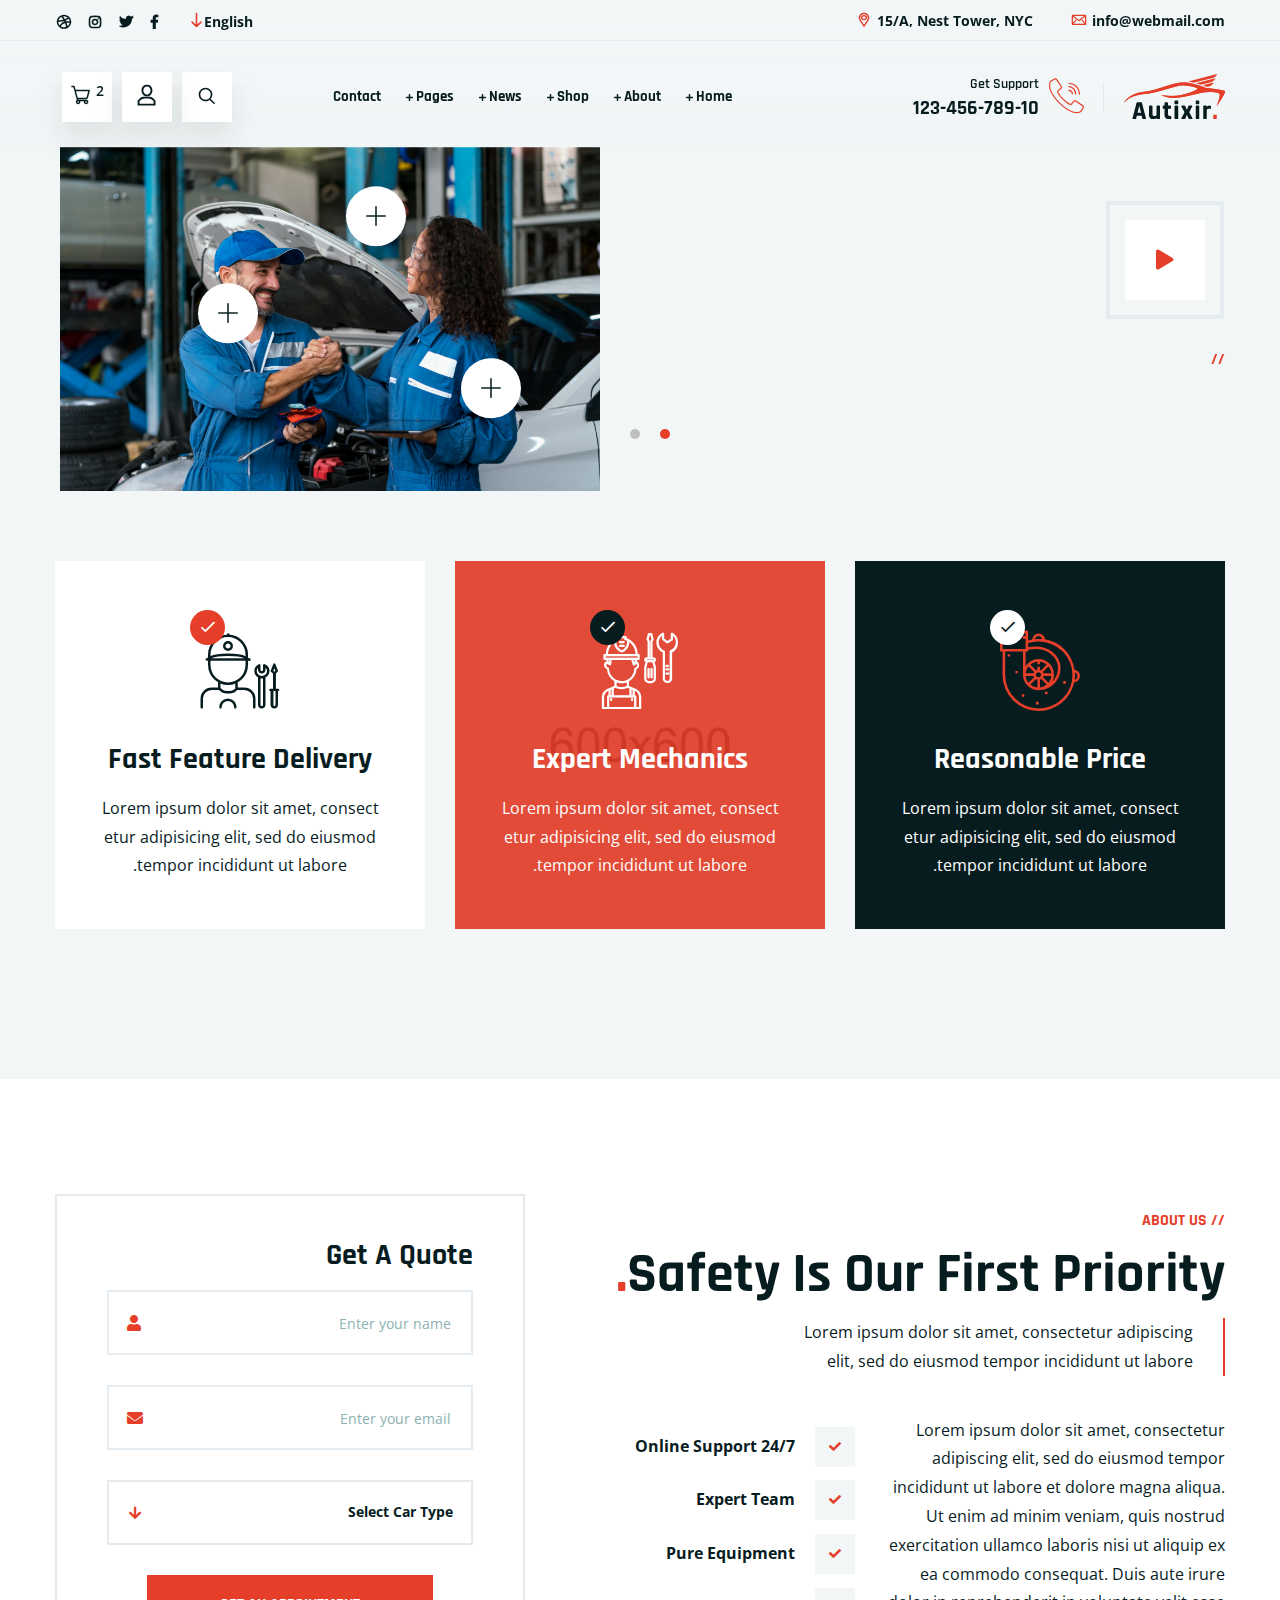
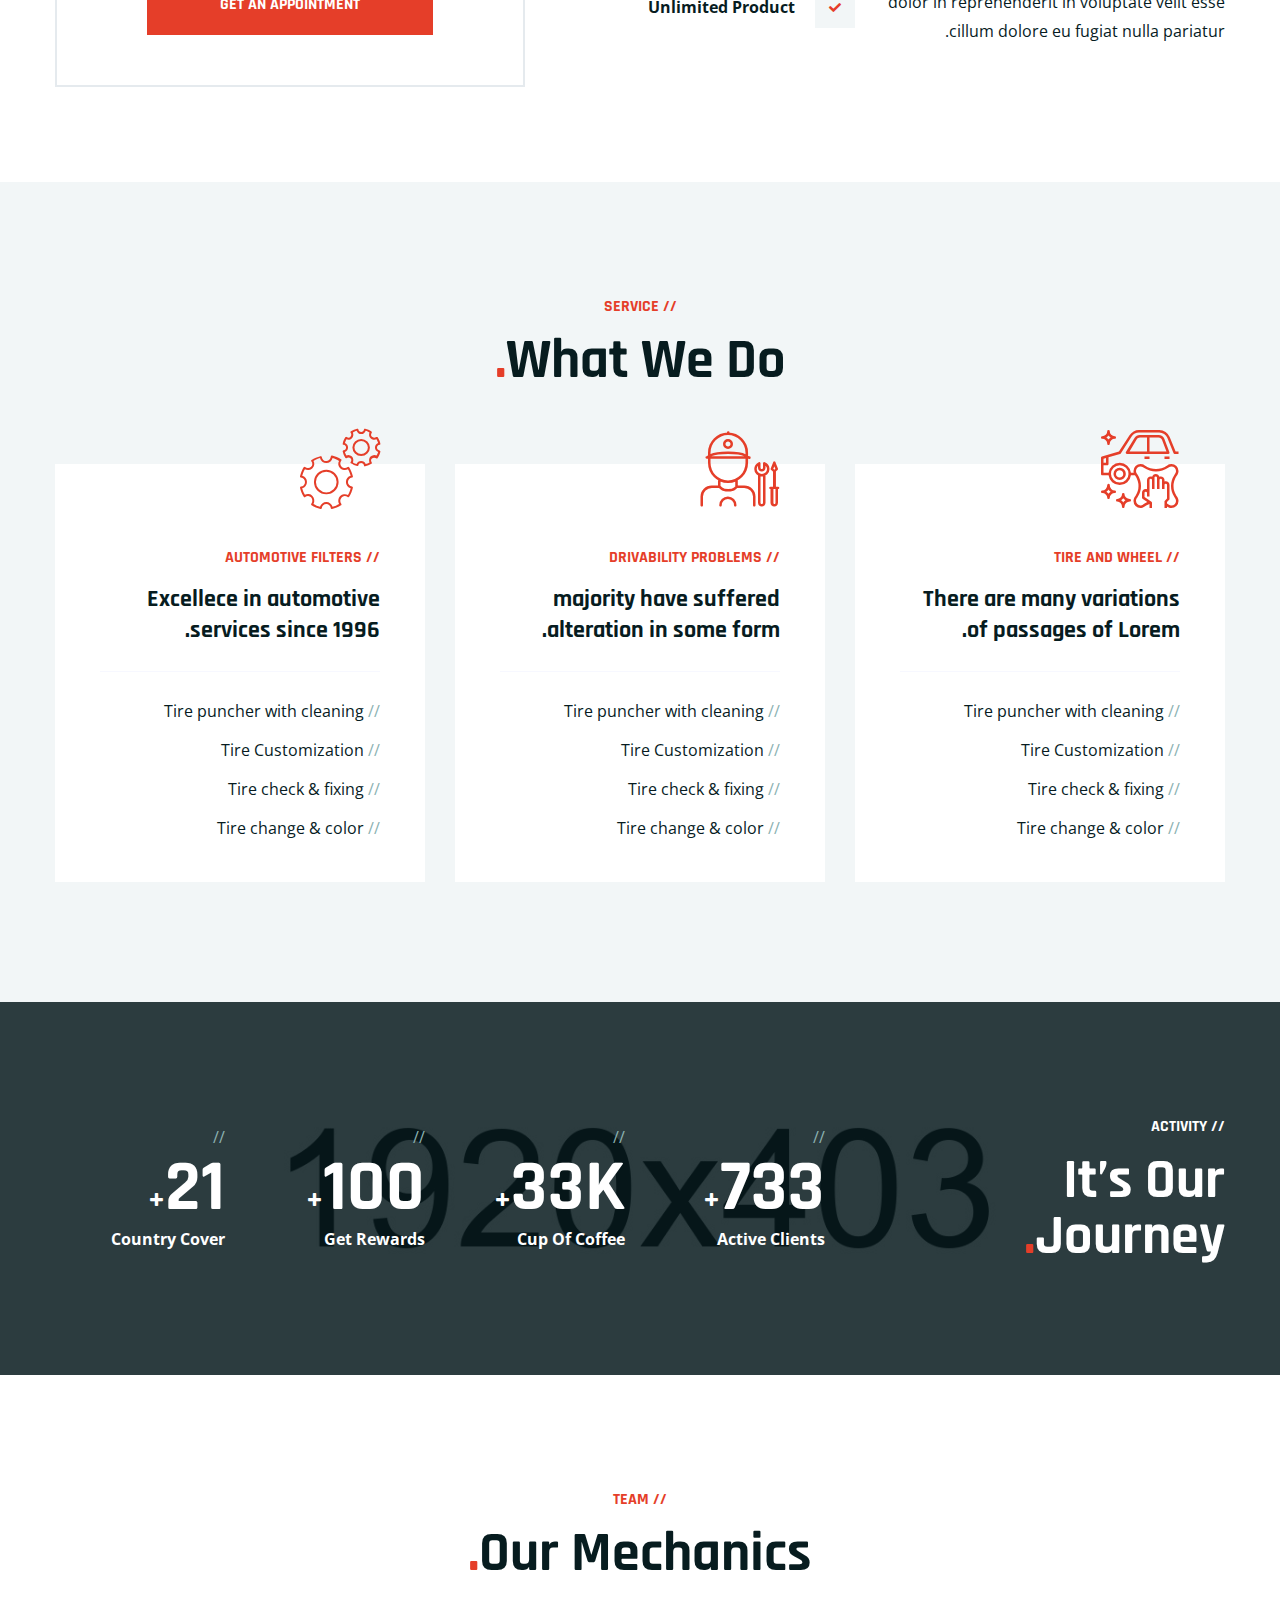
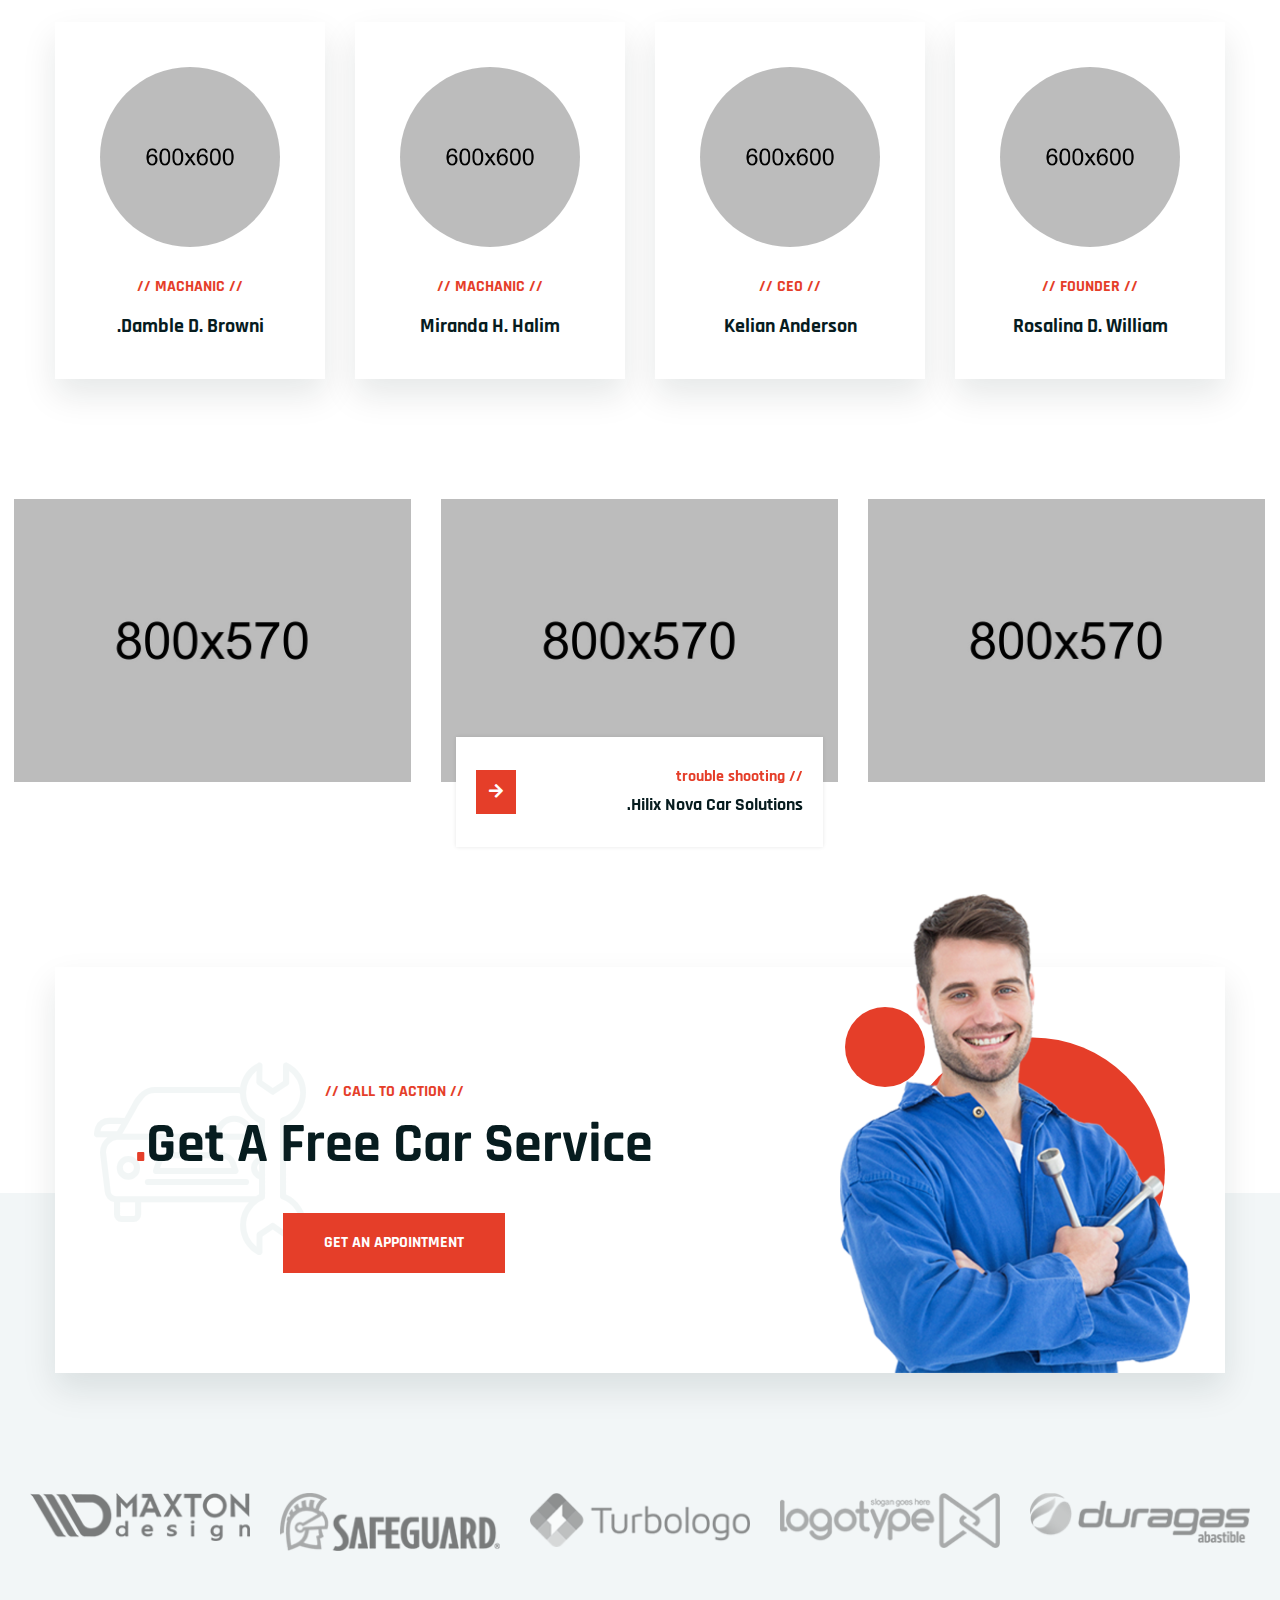
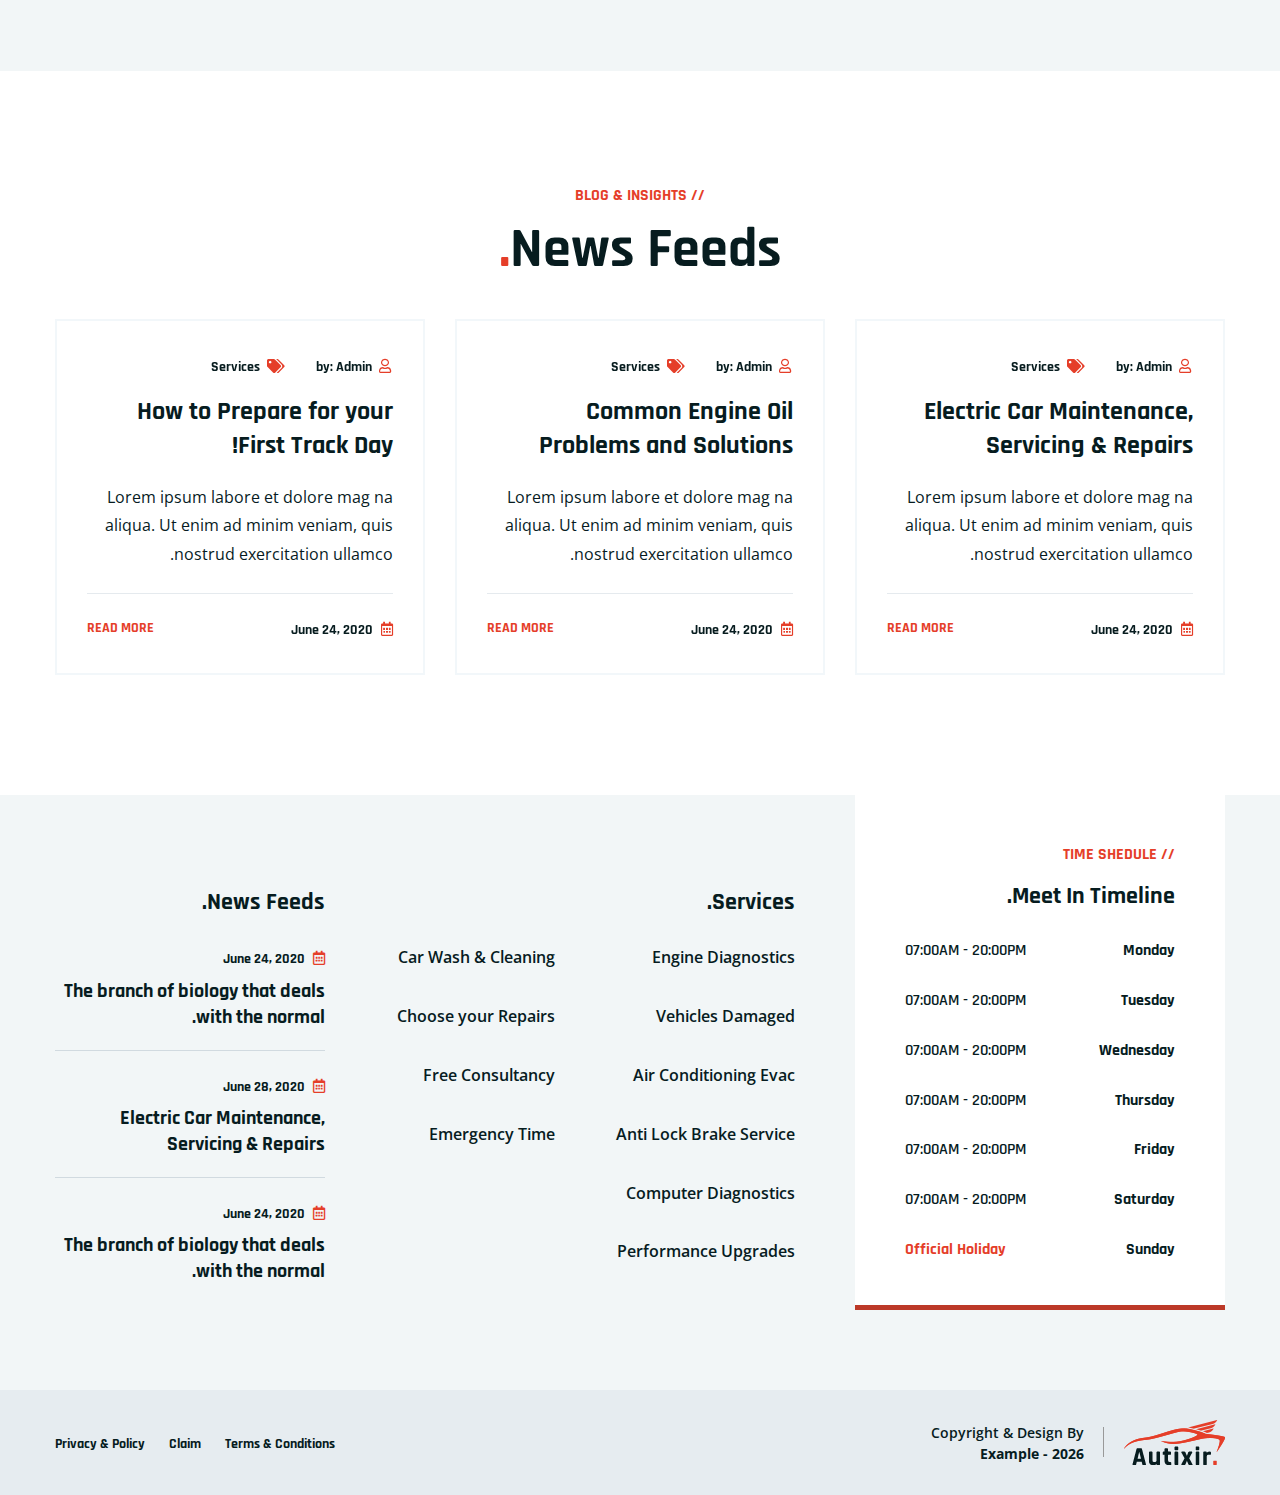
<file: index.html>
<!DOCTYPE html>
<html class="no-js" lang="zxx">
  <head>
    <meta charset="utf-8" />
    <meta http-equiv="x-ua-compatible" content="ie=edge" />
    <title>Autixir - Car Services and Auto Mechanic HTML Template</title>
    <meta name="robots" content="noindex, follow" />
    <meta name="description" content="" />
    <meta
      name="viewport"
      content="width=device-width, initial-scale=1, shrink-to-fit=no"
    />

    <!-- Place favicon.png in the root directory -->
    <link rel="shortcut icon" href="img/favicon.png" type="image/x-icon" />
    <!-- Font Icons css -->
    <link rel="stylesheet" href="css/font-icons.css" />
    <!-- plugins css -->
    <link rel="stylesheet" href="css/plugins.css" />
    <!-- Main Stylesheet -->
    <link rel="stylesheet" href="css/style.css" />
    <!-- Responsive css -->
    <link rel="stylesheet" href="css/responsive.css" />
  </head>

  <body>
    <!--[if lte IE 9]>
      <p class="browserupgrade">
        You are using an <strong>outdated</strong> browser. Please
        <a href="https://browsehappy.com/">upgrade your browser</a> to improve
        your experience and security.
      </p>
    <![endif]-->

    <!-- Add your site or application content here -->

    <!-- Body main wrapper start -->
    <div class="body-wrapper">
      <!-- HEADER AREA START (header-5) -->
      <header
        class="ltn__header-area ltn__header-5 ltn__header-transparent gradient-color-4"
      >
        <!-- ltn__header-top-area start -->
        <div class="ltn__header-top-area">
          <div class="container">
            <div class="row">
              <div class="col-md-7">
                <div class="ltn__top-bar-menu">
                  <ul>
                    <li>
                      <a
                        href="mailto:info@webmail.com?Subject=Flower%20greetings%20to%20you"
                        ><i class="icon-mail"></i> info@webmail.com</a
                      >
                    </li>
                    <li>
                      <a href="locations.html"
                        ><i class="icon-placeholder"></i> 15/A, Nest Tower,
                        NYC</a
                      >
                    </li>
                  </ul>
                </div>
              </div>
              <div class="col-md-5">
                <div class="top-bar-right text-end">
                  <div class="ltn__top-bar-menu">
                    <ul>
                      <li>
                        <!-- ltn__language-menu -->
                        <div
                          class="ltn__drop-menu ltn__currency-menu ltn__language-menu"
                        >
                          <ul>
                            <li>
                              <a href="#" class="dropdown-toggle"
                                ><span class="active-currency">English</span></a
                              >
                              <ul>
                                <li><a href="#">Arabic</a></li>
                                <li><a href="#">Bengali</a></li>
                                <li><a href="#">Chinese</a></li>
                                <li><a href="#">English</a></li>
                                <li><a href="#">French</a></li>
                                <li><a href="#">Hindi</a></li>
                              </ul>
                            </li>
                          </ul>
                        </div>
                      </li>
                      <li>
                        <!-- ltn__social-media -->
                        <div class="ltn__social-media">
                          <ul>
                            <li>
                              <a href="#" title="Facebook"
                                ><i class="fab fa-facebook-f"></i
                              ></a>
                            </li>
                            <li>
                              <a href="#" title="Twitter"
                                ><i class="fab fa-twitter"></i
                              ></a>
                            </li>

                            <li>
                              <a href="#" title="Instagram"
                                ><i class="fab fa-instagram"></i
                              ></a>
                            </li>
                            <li>
                              <a href="#" title="Dribbble"
                                ><i class="fab fa-dribbble"></i
                              ></a>
                            </li>
                          </ul>
                        </div>
                      </li>
                    </ul>
                  </div>
                </div>
              </div>
            </div>
          </div>
        </div>
        <!-- ltn__header-top-area end -->

        <!-- ltn__header-middle-area start -->
        <div
          class="ltn__header-middle-area ltn__header-sticky ltn__sticky-bg-white ltn__logo-right-menu-option"
        >
          <div class="container">
            <div class="row">
              <div class="col">
                <div class="site-logo-wrap">
                  <div class="site-logo">
                    <a href="index.html"
                      ><img src="img/logo.png" alt="Logo"
                    /></a>
                  </div>
                  <div class="get-support clearfix">
                    <div class="get-support-icon">
                      <i class="icon-call"></i>
                    </div>
                    <div class="get-support-info">
                      <h6>Get Support</h6>
                      <h4><a href="tel:+123456789">123-456-789-10</a></h4>
                    </div>
                  </div>
                </div>
              </div>
              <div class="col header-menu-column">
                <div class="header-menu d-none d-xl-block">
                  <nav>
                    <div class="ltn__main-menu">
                      <ul>
                        <li class="menu-icon">
                          <a href="#">Home</a>
                          <ul class="sub-menu ltn__sub-menu-col-2">
                            <li>
                              <a href="#">Home Pages</a>
                              <ul class="sub-menu-child">
                                <li>
                                  <a href="index.html">Home Style - 01</a>
                                  <img
                                    src="img/home-demos/home-1.jpg"
                                    alt="#"
                                  />
                                </li>
                                <li>
                                  <a href="index-2.html">Home Style - 02</a>
                                  <img
                                    src="img/home-demos/home-2.jpg"
                                    alt="#"
                                  />
                                </li>
                                <li>
                                  <a href="index-3.html">Home Style - 03</a>
                                  <img
                                    src="img/home-demos/home-3.jpg"
                                    alt="#"
                                  />
                                </li>
                                <li>
                                  <a href="index-4.html">Home Style - 04</a>
                                  <img
                                    src="img/home-demos/home-4.jpg"
                                    alt="#"
                                  />
                                </li>
                                <li>
                                  <a href="index-5.html"
                                    >Home Style - 05
                                    <span class="menu-item-badge"
                                      >video</span
                                    ></a
                                  >
                                  <img
                                    src="img/home-demos/home-5.jpg"
                                    alt="#"
                                  />
                                </li>
                                <li>
                                  <a href="index-6.html">Home Style - 06</a>
                                  <img
                                    src="img/home-demos/home-6.jpg"
                                    alt="#"
                                  />
                                </li>
                                <li>
                                  <a href="index-7.html">Home Style - 07</a>
                                  <img
                                    src="img/home-demos/home-7.jpg"
                                    alt="#"
                                  />
                                </li>
                                <li>
                                  <a href="index-8.html"
                                    >Home Style - 08
                                    <span class="menu-item-badge">Map</span></a
                                  >
                                  <img
                                    src="img/home-demos/home-8.jpg"
                                    alt="#"
                                  />
                                </li>
                              </ul>
                            </li>
                            <li>
                              <a href="#">Home Pages</a>
                              <ul class="sub-menu-child">
                                <li>
                                  <a href="index-9.html">Home Style - 09</a>
                                  <img
                                    src="img/home-demos/home-9.jpg"
                                    alt="#"
                                  />
                                </li>
                                <li>
                                  <a href="index-10.html">Home Style - 10</a>
                                  <img
                                    src="img/home-demos/home-10.jpg"
                                    alt="#"
                                  />
                                </li>
                                <li>
                                  <a href="index-11.html">Home Style - 11</a>
                                  <img
                                    src="img/home-demos/home-11.jpg"
                                    alt="#"
                                  />
                                </li>
                                <li>
                                  <a href="index-12.html">Home Style - 12</a>
                                  <img
                                    src="img/home-demos/home-12.jpg"
                                    alt="#"
                                  />
                                </li>
                                <li>
                                  <a href="index-13.html">Home Style - 13</a>
                                  <img
                                    src="img/home-demos/home-13.jpg"
                                    alt="#"
                                  />
                                </li>
                                <li>
                                  <a href="index-14.html">Home Style - 14</a>
                                  <img
                                    src="img/home-demos/home-14.jpg"
                                    alt="#"
                                  />
                                </li>
                                <li>
                                  <a href="index-15.html">Home Style - 15</a>
                                  <img
                                    src="img/home-demos/home-15.jpg"
                                    alt="#"
                                  />
                                </li>
                                <li>
                                  <a href="index-16.html">Home Style - 16</a>
                                  <img
                                    src="img/home-demos/home-16.jpg"
                                    alt="#"
                                  />
                                </li>
                              </ul>
                            </li>
                          </ul>
                        </li>
                        <li class="menu-icon">
                          <a href="#">About</a>
                          <ul>
                            <li><a href="about.html">About</a></li>
                            <li><a href="service.html">Services</a></li>
                            <li>
                              <a href="service-details.html">Service Details</a>
                            </li>
                            <li><a href="portfolio.html">Portfolio</a></li>
                            <li>
                              <a href="portfolio-2.html">Portfolio - 02</a>
                            </li>
                            <li>
                              <a href="portfolio-details.html"
                                >Portfolio Details</a
                              >
                            </li>
                            <li><a href="team.html">Team</a></li>
                            <li>
                              <a href="team-details.html">Team Details</a>
                            </li>
                            <li><a href="faq.html">FAQ</a></li>
                            <li>
                              <a href="locations.html">Google Map Locations</a>
                            </li>
                          </ul>
                        </li>
                        <li class="menu-icon">
                          <a href="#">Shop</a>
                          <ul>
                            <li><a href="shop.html">Shop</a></li>
                            <li><a href="shop-grid.html">Shop Grid</a></li>
                            <li>
                              <a href="shop-left-sidebar.html"
                                >Shop Left sidebar</a
                              >
                            </li>
                            <li>
                              <a href="shop-right-sidebar.html"
                                >Shop right sidebar</a
                              >
                            </li>
                            <li>
                              <a href="product-details.html">Shop details </a>
                            </li>
                            <li>
                              <a href="product-details-2.html"
                                >Shop details 02</a
                              >
                            </li>
                            <li>
                              <a href="#"
                                >Other Pages
                                <span class="float-end">>></span></a
                              >
                              <ul>
                                <li><a href="cart.html">Cart</a></li>
                                <li><a href="wishlist.html">Wishlist</a></li>
                                <li><a href="checkout.html">Checkout</a></li>
                                <li>
                                  <a href="order-tracking.html"
                                    >Order Tracking</a
                                  >
                                </li>
                                <li><a href="account.html">My Account</a></li>
                                <li><a href="login.html">Sign in</a></li>
                                <li><a href="register.html">Register</a></li>
                              </ul>
                            </li>
                            <li>
                              <a href="shop-car-grid.html">Shop Car Grid</a>
                            </li>
                            <li>
                              <a href="shop-car-left-sidebar.html"
                                >Shop Car Left sidebar</a
                              >
                            </li>
                            <li>
                              <a href="shop-car-right-sidebar.html"
                                >Shop Car right sidebar</a
                              >
                            </li>
                            <li>
                              <a href="product-details-3.html"
                                >Shop Car details
                              </a>
                            </li>
                          </ul>
                        </li>
                        <li class="menu-icon">
                          <a href="#">News</a>
                          <ul>
                            <li><a href="blog.html">News</a></li>
                            <li><a href="blog-grid.html">News Grid</a></li>
                            <li>
                              <a href="blog-left-sidebar.html"
                                >News Left sidebar</a
                              >
                            </li>
                            <li>
                              <a href="blog-right-sidebar.html"
                                >News Right sidebar</a
                              >
                            </li>
                            <li>
                              <a href="blog-details.html">News details</a>
                            </li>
                          </ul>
                        </li>
                        <li class="menu-icon">
                          <a href="#">Pages</a>
                          <ul class="mega-menu">
                            <li>
                              <a href="#">Inner Pages</a>
                              <ul>
                                <li><a href="portfolio.html">Portfolio</a></li>
                                <li>
                                  <a href="portfolio-2.html">Portfolio - 02</a>
                                </li>
                                <li>
                                  <a href="portfolio-details.html"
                                    >Portfolio Details</a
                                  >
                                </li>
                                <li><a href="team.html">Team</a></li>
                                <li>
                                  <a href="team-details.html">Team Details</a>
                                </li>
                                <li><a href="faq.html">FAQ</a></li>
                              </ul>
                            </li>
                            <li>
                              <a href="#">Inner Pages</a>
                              <ul>
                                <li><a href="history.html">History</a></li>
                                <li>
                                  <a href="appointment.html">Appointment</a>
                                </li>
                                <li>
                                  <a href="locations.html"
                                    >Google Map Locations</a
                                  >
                                </li>
                                <li><a href="404.html">404</a></li>
                                <li><a href="contact.html">Contact</a></li>
                                <li>
                                  <a href="coming-soon.html">Coming Soon</a>
                                </li>
                              </ul>
                            </li>
                            <li>
                              <a href="#">Shop Pages</a>
                              <ul>
                                <li><a href="shop.html">Shop</a></li>
                                <li>
                                  <a href="shop-left-sidebar.html"
                                    >Shop Left sidebar</a
                                  >
                                </li>
                                <li>
                                  <a href="shop-right-sidebar.html"
                                    >Shop right sidebar</a
                                  >
                                </li>
                                <li><a href="shop-grid.html">Shop Grid</a></li>
                                <li>
                                  <a href="product-details.html"
                                    >Shop details
                                  </a>
                                </li>
                                <li><a href="cart.html">Cart</a></li>
                              </ul>
                            </li>
                            <li>
                              <a href="shop.html"
                                ><img
                                  src="img/banner/menu-banner-1.jpg"
                                  alt="#"
                              /></a>
                            </li>
                          </ul>
                        </li>
                        <li><a href="contact.html">Contact</a></li>
                      </ul>
                    </div>
                  </nav>
                </div>
              </div>
              <div class="ltn__header-options ltn__header-options-2">
                <!-- header-search-1 -->
                <div class="header-search-wrap">
                  <div class="header-search-1">
                    <div class="search-icon">
                      <i class="icon-search for-search-show"></i>
                      <i class="icon-cancel for-search-close"></i>
                    </div>
                  </div>
                  <div class="header-search-1-form">
                    <form id="#" method="get" action="#">
                      <input
                        type="text"
                        name="search"
                        value=""
                        placeholder="Search here..."
                      />
                      <button type="submit">
                        <span><i class="icon-search"></i></span>
                      </button>
                    </form>
                  </div>
                </div>
                <!-- user-menu -->
                <div class="ltn__drop-menu user-menu">
                  <ul>
                    <li>
                      <a href="#"><i class="icon-user"></i></a>
                      <ul>
                        <li><a href="login.html">Sign in</a></li>
                        <li><a href="register.html">Register</a></li>
                        <li><a href="account.html">My Account</a></li>
                        <li><a href="wishlist.html">Wishlist</a></li>
                      </ul>
                    </li>
                  </ul>
                </div>
                <!-- mini-cart -->
                <div class="mini-cart-icon">
                  <a href="#ltn__utilize-cart-menu" class="ltn__utilize-toggle">
                    <i class="icon-shopping-cart"></i>
                    <sup>2</sup>
                  </a>
                </div>
                <!-- mini-cart -->
                <!-- Mobile Menu Button -->
                <div class="mobile-menu-toggle d-xl-none">
                  <a
                    href="#ltn__utilize-mobile-menu"
                    class="ltn__utilize-toggle"
                  >
                    <svg viewBox="0 0 800 600">
                      <path
                        d="M300,220 C300,220 520,220 540,220 C740,220 640,540 520,420 C440,340 300,200 300,200"
                        id="top"
                      ></path>
                      <path d="M300,320 L540,320" id="middle"></path>
                      <path
                        d="M300,210 C300,210 520,210 540,210 C740,210 640,530 520,410 C440,330 300,190 300,190"
                        id="bottom"
                        transform="translate(480, 320) scale(1, -1) translate(-480, -318) "
                      ></path>
                    </svg>
                  </a>
                </div>
              </div>
            </div>
          </div>
        </div>
        <!-- ltn__header-middle-area end -->
      </header>
      <!-- HEADER AREA END -->

      <!-- Utilize Cart Menu Start -->
      <div
        id="ltn__utilize-cart-menu"
        class="ltn__utilize ltn__utilize-cart-menu"
      >
        <div class="ltn__utilize-menu-inner ltn__scrollbar">
          <div class="ltn__utilize-menu-head">
            <span class="ltn__utilize-menu-title">Cart</span>
            <button class="ltn__utilize-close">×</button>
          </div>
          <div class="mini-cart-product-area ltn__scrollbar">
            <div class="mini-cart-item clearfix">
              <div class="mini-cart-img">
                <a href="#"><img src="img/product/1.png" alt="Image" /></a>
                <span class="mini-cart-item-delete"
                  ><i class="icon-cancel"></i
                ></span>
              </div>
              <div class="mini-cart-info">
                <h6><a href="#">Wheel Bearing Retainer</a></h6>
                <span class="mini-cart-quantity">1 x $65.00</span>
              </div>
            </div>
            <div class="mini-cart-item clearfix">
              <div class="mini-cart-img">
                <a href="#"><img src="img/product/2.png" alt="Image" /></a>
                <span class="mini-cart-item-delete"
                  ><i class="icon-cancel"></i
                ></span>
              </div>
              <div class="mini-cart-info">
                <h6><a href="#">Brake Conversion Kit</a></h6>
                <span class="mini-cart-quantity">1 x $85.00</span>
              </div>
            </div>
            <div class="mini-cart-item clearfix">
              <div class="mini-cart-img">
                <a href="#"><img src="img/product/3.png" alt="Image" /></a>
                <span class="mini-cart-item-delete"
                  ><i class="icon-cancel"></i
                ></span>
              </div>
              <div class="mini-cart-info">
                <h6><a href="#">OE Replica Wheels</a></h6>
                <span class="mini-cart-quantity">1 x $92.00</span>
              </div>
            </div>
            <div class="mini-cart-item clearfix">
              <div class="mini-cart-img">
                <a href="#"><img src="img/product/4.png" alt="Image" /></a>
                <span class="mini-cart-item-delete"
                  ><i class="icon-cancel"></i
                ></span>
              </div>
              <div class="mini-cart-info">
                <h6><a href="#">Shock Mount Insulator</a></h6>
                <span class="mini-cart-quantity">1 x $68.00</span>
              </div>
            </div>
          </div>
          <div class="mini-cart-footer">
            <div class="mini-cart-sub-total">
              <h5>Subtotal: <span>$310.00</span></h5>
            </div>
            <div class="btn-wrapper">
              <a href="cart.html" class="theme-btn-1 btn btn-effect-1"
                >View Cart</a
              >
              <a href="cart.html" class="theme-btn-2 btn btn-effect-2"
                >Checkout</a
              >
            </div>
            <p>Free Shipping on All Orders Over $100!</p>
          </div>
        </div>
      </div>
      <!-- Utilize Cart Menu End -->

      <!-- Utilize Mobile Menu Start -->
      <div
        id="ltn__utilize-mobile-menu"
        class="ltn__utilize ltn__utilize-mobile-menu"
      >
        <div class="ltn__utilize-menu-inner ltn__scrollbar">
          <div class="ltn__utilize-menu-head">
            <div class="site-logo">
              <a href="index.html"><img src="img/logo.png" alt="Logo" /></a>
            </div>
            <button class="ltn__utilize-close">×</button>
          </div>
          <div class="ltn__utilize-menu-search-form">
            <form action="#">
              <input type="text" placeholder="Search..." />
              <button><i class="fas fa-search"></i></button>
            </form>
          </div>
          <div class="ltn__utilize-menu">
            <ul>
              <li>
                <a href="#">Home</a>
                <ul class="sub-menu">
                  <li><a href="index.html">Home Style - 01</a></li>
                  <li><a href="index-2.html">Home Style - 02</a></li>
                  <li><a href="index-3.html">Home Style - 03</a></li>
                  <li><a href="index-4.html">Home Style - 04</a></li>
                  <li>
                    <a href="index-5.html"
                      >Home Style - 05
                      <span class="menu-item-badge">video</span></a
                    >
                  </li>
                  <li><a href="index-6.html">Home Style - 06</a></li>
                  <li><a href="index-7.html">Home Style - 07</a></li>
                  <li>
                    <a href="index-8.html"
                      >Home Style - 08
                      <span class="menu-item-badge">Map</span></a
                    >
                  </li>
                  <li><a href="index-9.html">Home Style - 09</a></li>
                  <li><a href="index-10.html">Home Style - 10</a></li>
                  <li><a href="index-11.html">Home Style - 11</a></li>
                  <li><a href="index-12.html">Home Style - 12</a></li>
                  <li><a href="index-13.html">Home Style - 13</a></li>
                  <li><a href="index-14.html">Home Style - 14</a></li>
                  <li><a href="index-15.html">Home Style - 15</a></li>
                  <li><a href="index-16.html">Home Style - 16</a></li>
                </ul>
              </li>
              <li>
                <a href="#">About</a>
                <ul class="sub-menu">
                  <li><a href="about.html">About</a></li>
                  <li><a href="service.html">Services</a></li>
                  <li><a href="service-details.html">Service Details</a></li>
                  <li><a href="portfolio.html">Portfolio</a></li>
                  <li><a href="portfolio-2.html">Portfolio - 02</a></li>
                  <li>
                    <a href="portfolio-details.html">Portfolio Details</a>
                  </li>
                  <li><a href="team.html">Team</a></li>
                  <li><a href="team-details.html">Team Details</a></li>
                  <li><a href="faq.html">FAQ</a></li>
                  <li><a href="locations.html">Google Map Locations</a></li>
                </ul>
              </li>
              <li>
                <a href="#">Shop</a>
                <ul class="sub-menu">
                  <li><a href="shop.html">Shop</a></li>
                  <li><a href="shop-grid.html">Shop Grid</a></li>
                  <li>
                    <a href="shop-left-sidebar.html">Shop Left sidebar</a>
                  </li>
                  <li>
                    <a href="shop-right-sidebar.html">Shop right sidebar</a>
                  </li>
                  <li><a href="product-details.html">Shop details </a></li>
                  <li><a href="product-details-2.html">Shop details 02</a></li>
                  <li><a href="shop-car-grid.html">Shop Car Grid</a></li>
                  <li>
                    <a href="shop-car-left-sidebar.html"
                      >Shop Car Left sidebar</a
                    >
                  </li>
                  <li>
                    <a href="shop-car-right-sidebar.html"
                      >Shop Car right sidebar</a
                    >
                  </li>
                  <li>
                    <a href="product-details-3.html">Shop Car details </a>
                  </li>
                  <li><a href="cart.html">Cart</a></li>
                  <li><a href="wishlist.html">Wishlist</a></li>
                  <li><a href="checkout.html">Checkout</a></li>
                  <li><a href="order-tracking.html">Order Tracking</a></li>
                  <li><a href="account.html">My Account</a></li>
                  <li><a href="login.html">Sign in</a></li>
                  <li><a href="register.html">Register</a></li>
                </ul>
              </li>
              <li>
                <a href="#">News</a>
                <ul class="sub-menu">
                  <li><a href="blog.html">News</a></li>
                  <li><a href="blog-grid.html">News Grid</a></li>
                  <li>
                    <a href="blog-left-sidebar.html">News Left sidebar</a>
                  </li>
                  <li>
                    <a href="blog-right-sidebar.html">News Right sidebar</a>
                  </li>
                  <li><a href="blog-details.html">News details</a></li>
                </ul>
              </li>
              <li>
                <a href="#">Pages</a>
                <ul class="sub-menu">
                  <li><a href="about.html">About</a></li>
                  <li><a href="service.html">Services</a></li>
                  <li><a href="service-details.html">Service Details</a></li>
                  <li><a href="portfolio.html">Portfolio</a></li>
                  <li><a href="portfolio-2.html">Portfolio - 02</a></li>
                  <li>
                    <a href="portfolio-details.html">Portfolio Details</a>
                  </li>
                  <li><a href="team.html">Team</a></li>
                  <li><a href="team-details.html">Team Details</a></li>
                  <li><a href="faq.html">FAQ</a></li>
                  <li><a href="history.html">History</a></li>
                  <li><a href="appointment.html">Appointment</a></li>
                  <li><a href="locations.html">Google Map Locations</a></li>
                  <li><a href="404.html">404</a></li>
                  <li><a href="contact.html">Contact</a></li>
                  <li><a href="coming-soon.html">Coming Soon</a></li>
                </ul>
              </li>
              <li><a href="contact.html">Contact</a></li>
            </ul>
          </div>
          <div class="ltn__utilize-buttons ltn__utilize-buttons-2">
            <ul>
              <li>
                <a href="account.html" title="My Account">
                  <span class="utilize-btn-icon">
                    <i class="far fa-user"></i>
                  </span>
                  My Account
                </a>
              </li>
              <li>
                <a href="wishlist.html" title="Wishlist">
                  <span class="utilize-btn-icon">
                    <i class="far fa-heart"></i>
                    <sup>3</sup>
                  </span>
                  Wishlist
                </a>
              </li>
              <li>
                <a href="cart.html" title="Shoping Cart">
                  <span class="utilize-btn-icon">
                    <i class="fas fa-shopping-cart"></i>
                    <sup>5</sup>
                  </span>
                  Shoping Cart
                </a>
              </li>
            </ul>
          </div>
          <div class="ltn__social-media-2">
            <ul>
              <li>
                <a href="#" title="Facebook"
                  ><i class="fab fa-facebook-f"></i
                ></a>
              </li>
              <li>
                <a href="#" title="Twitter"><i class="fab fa-twitter"></i></a>
              </li>
              <li>
                <a href="#" title="Linkedin"><i class="fab fa-linkedin"></i></a>
              </li>
              <li>
                <a href="#" title="Instagram"
                  ><i class="fab fa-instagram"></i
                ></a>
              </li>
            </ul>
          </div>
        </div>
      </div>
      <!-- Utilize Mobile Menu End -->

      <div class="ltn__utilize-overlay"></div>

      <!-- SLIDER AREA START (slider-3) -->
      <div class="ltn__slider-area ltn__slider-3 section-bg-1">
        <div
          class="ltn__slide-one-active slick-slide-arrow-1 slick-slide-dots-1"
        >
          <!-- ltn__slide-item -->
          <div class="ltn__slide-item ltn__slide-item-2 ltn__slide-item-3">
            <div class="ltn__slide-item-inner">
              <div class="container">
                <div class="row">
                  <div class="col-lg-12 align-self-center">
                    <div class="slide-item-info">
                      <div class="slide-item-info-inner ltn__slide-animation">
                        <div class="slide-video mb-50">
                          <a
                            class="ltn__video-icon-2 ltn__video-icon-2-border"
                            href="https://www.youtube.com/embed/tlThdr3O5Qo"
                            data-rel="lightcase:myCollection"
                          >
                            <i class="fa fa-play"></i>
                          </a>
                        </div>
                        <h1 class="slide-title animated"></h1>
                        <h6 class="slide-sub-title animated">
                          <span>//</span>
                        </h6>
                      </div>
                    </div>
                    <div class="slide-item-img">
                      <img src="img/slider/21.png" alt="#" />
                      <!-- product-pointer -->
                      <div class="ltn__product-pointer ltn__product-pointer-1">
                        <ul>
                          <li>
                            <span class="ltn__pointer-icon"
                              ><i class="icon-plus"></i
                            ></span>
                            <ul>
                              <li>
                                <div class="ltn__product-pointer-inner">
                                  <h5><a href="shop.html"></a></h5>
                                  <p></p>
                                </div>
                              </li>
                            </ul>
                          </li>
                        </ul>
                      </div>
                      <!-- product-pointer -->
                      <div class="ltn__product-pointer ltn__product-pointer-2">
                        <ul>
                          <li>
                            <span class="ltn__pointer-icon"
                              ><i class="icon-plus"></i
                            ></span>
                            <ul>
                              <li>
                                <div class="ltn__product-pointer-inner">
                                  <h5>
                                    <a href="shop.html">235 / 55R18 100H BSW</a>
                                  </h5>
                                  <p></p>
                                </div>
                              </li>
                            </ul>
                          </li>
                        </ul>
                      </div>
                      <!-- product-pointer -->
                      <div class="ltn__product-pointer ltn__product-pointer-3">
                        <ul>
                          <li>
                            <span class="ltn__pointer-icon"
                              ><i class="icon-plus"></i
                            ></span>
                            <ul>
                              <li>
                                <div class="ltn__product-pointer-inner">
                                  <h5><a href="shop.html"></a></h5>
                                  <p></p>
                                </div>
                              </li>
                            </ul>
                          </li>
                        </ul>
                      </div>
                      <!--  -->
                    </div>
                  </div>
                </div>
              </div>
            </div>
          </div>
          <!-- ltn__slide-item -->
          <div class="ltn__slide-item ltn__slide-item-2 ltn__slide-item-3">
            <div class="ltn__slide-item-inner text-right text-end">
              <div class="container">
                <div class="row">
                  <div class="col-lg-12 align-self-center">
                    <div class="slide-item-info">
                      <div class="slide-item-info-inner ltn__slide-animation">
                        <h6
                          class="slide-sub-title ltn__secondary-color animated"
                        >
                          //
                        </h6>
                        <h1 class="slide-title animated"></h1>
                        <div class="slide-brief animated">
                          <p></p>
                        </div>
                        <div class="btn-wrapper animated">
                          <a
                            href="service.html"
                            class="theme-btn-1 btn btn-effect-1"
                          ></a>
                          <a
                            href="about.html"
                            class="btn btn-transparent btn-effect-3"
                          ></a>
                        </div>
                      </div>
                    </div>
                    <div class="slide-item-img slide-img-left">
                      <img src="img/slider/22.png" alt="#" />
                      <!-- product-pointer -->
                      <div class="ltn__product-pointer ltn__product-pointer-1">
                        <ul>
                          <li>
                            <span class="ltn__pointer-icon"
                              ><i class="icon-plus"></i
                            ></span>
                            <ul>
                              <li>
                                <div class="ltn__product-pointer-inner">
                                  <h5><a href="shop.html"></a></h5>
                                  <p></p>
                                </div>
                              </li>
                            </ul>
                          </li>
                        </ul>
                      </div>
                      <!-- product-pointer -->
                      <div class="ltn__product-pointer ltn__product-pointer-2">
                        <ul>
                          <li>
                            <span class="ltn__pointer-icon"
                              ><i class="icon-plus"></i
                            ></span>
                            <ul>
                              <li>
                                <div class="ltn__product-pointer-inner">
                                  <h5>
                                    <a href="shop.html">235 / 55R18 100H BSW</a>
                                  </h5>
                                  <p></p>
                                </div>
                              </li>
                            </ul>
                          </li>
                        </ul>
                      </div>
                      <!-- product-pointer -->
                      <div class="ltn__product-pointer ltn__product-pointer-3">
                        <ul>
                          <li>
                            <span class="ltn__pointer-icon"
                              ><i class="icon-plus"></i
                            ></span>
                            <ul>
                              <li>
                                <div class="ltn__product-pointer-inner">
                                  <h5><a href="shop.html"></a></h5>
                                  <p></p>
                                </div>
                              </li>
                            </ul>
                          </li>
                        </ul>
                      </div>
                      <!--  -->
                    </div>
                  </div>
                </div>
              </div>
            </div>
          </div>
          <!--  -->
        </div>
      </div>
      <!-- SLIDER AREA END -->

      <!-- FEATURE AREA START ( Feature - 5) -->
      <div class="ltn__feature-area section-bg-1 pt-70 pb-120">
        <div class="container">
          <div class="row justify-content-center">
            <div class="col-lg-4 col-sm-6 col-12">
              <div
                class="ltn__feature-item ltn__feature-item-5 section-bg-2 text-center"
              >
                <div class="ltn__feature-icon">
                  <span><i class="icon-car-parts"></i></span>
                </div>
                <div class="ltn__feature-info">
                  <h2><a href="service.html">Reasonable Price</a></h2>
                  <p>
                    Lorem ipsum dolor sit amet, consect etur adipisicing elit,
                    sed do eiusmod tempor incididunt ut labore.
                  </p>
                </div>
                <div class="btn-wrapper">
                  <a
                    href="service.html"
                    class="btn btn-white btn-effect-4 btn-full-width"
                    >Learn More</a
                  >
                </div>
              </div>
            </div>
            <div class="col-lg-4 col-sm-6 col-12">
              <div
                class="ltn__feature-item ltn__feature-item-5 bg-overlay-theme-90 text-color-white text-center bg-image"
                data-bs-bg="img/product/1.png"
              >
                <div class="ltn__feature-icon">
                  <span><i class="icon-car"></i></span>
                </div>
                <div class="ltn__feature-info">
                  <h2>
                    <a href="team.html" class="white-color-im"
                      >Expert Mechanics</a
                    >
                  </h2>
                  <p>
                    Lorem ipsum dolor sit amet, consect etur adipisicing elit,
                    sed do eiusmod tempor incididunt ut labore.
                  </p>
                </div>
                <div class="btn-wrapper">
                  <a
                    href="team.html"
                    class="btn btn-white btn-effect-3 btn-full-width"
                    >Learn More</a
                  >
                </div>
              </div>
            </div>
            <div class="col-lg-4 col-sm-6 col-12">
              <div
                class="ltn__feature-item ltn__feature-item-5 white-bg text-center"
              >
                <div class="ltn__feature-icon">
                  <span><i class="icon-mechanic"></i></span>
                </div>
                <div class="ltn__feature-info">
                  <h2>
                    <a href="service-details.html">Fast Feature Delivery</a>
                  </h2>
                  <p>
                    Lorem ipsum dolor sit amet, consect etur adipisicing elit,
                    sed do eiusmod tempor incididunt ut labore.
                  </p>
                </div>
                <div class="btn-wrapper">
                  <a
                    href="service-details.html"
                    class="btn btn-white btn-effect-3 btn-full-width"
                    >Learn More</a
                  >
                </div>
              </div>
            </div>
          </div>
        </div>
      </div>
      <!-- FEATURE AREA END -->

      <!-- ABOUT US AREA START -->
      <div class="ltn__about-us-area pt-115 pb-95">
        <div class="container">
          <div class="row">
            <div class="col-lg-7 align-self-center">
              <div class="about-us-info-wrap">
                <div class="section-title-area ltn__section-title-2">
                  <h6 class="section-subtitle ltn__secondary-color">
                    // About Us
                  </h6>
                  <h1 class="section-title">
                    Safety Is Our First Priority<span>.</span>
                  </h1>
                  <p>
                    Lorem ipsum dolor sit amet, consectetur adipiscing elit, sed
                    do eiusmod tempor incididunt ut labore
                  </p>
                </div>
                <div class="about-us-info-wrap-inner about-us-info-devide">
                  <p>
                    Lorem ipsum dolor sit amet, consectetur adipiscing elit, sed
                    do eiusmod tempor incididunt ut labore et dolore magna
                    aliqua. Ut enim ad minim veniam, quis nostrud exercitation
                    ullamco laboris nisi ut aliquip ex ea commodo consequat.
                    Duis aute irure dolor in reprehenderit in voluptate velit
                    esse cillum dolore eu fugiat nulla pariatur.
                  </p>
                  <div class="list-item-with-icon">
                    <ul>
                      <li><a href="contact.html">24/7 Online Support</a></li>
                      <li><a href="team.html">Expert Team</a></li>
                      <li><a href="service-details.html">Pure Equipment</a></li>
                      <li><a href="shop.html">Unlimited Product</a></li>
                    </ul>
                  </div>
                </div>
              </div>
            </div>
            <div class="col-lg-5 align-self-center">
              <div class="get-a-quote-wrap">
                <h2>Get A Quote</h2>
                <form action="#" class="get-a-quote-form">
                  <div class="input-item input-item-name ltn__custom-icon">
                    <input type="text" placeholder="Enter your name" />
                  </div>
                  <div class="input-item input-item-email ltn__custom-icon">
                    <input type="email" placeholder="Enter your email" />
                  </div>
                  <div class="input-item">
                    <select class="nice-select">
                      <option>Select Car Type</option>
                      <option>New Car</option>
                      <option>Used Car</option>
                    </select>
                  </div>
                  <div class="btn-wrapper mt-0">
                    <button
                      type="submit"
                      class="btn theme-btn-1 btn-effect-1 text-uppercase"
                    >
                      get an appointment
                    </button>
                  </div>
                </form>
              </div>
            </div>
          </div>
        </div>
      </div>
      <!-- ABOUT US AREA END -->

      <!-- SERVICE AREA START (Service 1) -->
      <div class="ltn__service-area section-bg-1 pt-115 pb-70">
        <div class="container">
          <div class="row">
            <div class="col-lg-12">
              <div class="section-title-area ltn__section-title-2 text-center">
                <h6 class="section-subtitle ltn__secondary-color">
                  // Service
                </h6>
                <h1 class="section-title">What We Do<span>.</span></h1>
              </div>
            </div>
          </div>
          <div class="row justify-content-center">
            <div class="col-lg-4 col-md-6">
              <div class="ltn__service-item-2 white-bg">
                <div class="service-item-icon">
                  <i class="icon-car-service"></i>
                </div>
                <div class="service-item-brief">
                  <h6 class="ltn__secondary-color text-uppercase">
                    // Tire and wheel
                  </h6>
                  <h3>
                    <a href="service-details.html"
                      >There are many variations of passages of Lorem.</a
                    >
                  </h3>
                  <hr />
                  <ul>
                    <li><span>//</span> Tire puncher with cleaning</li>
                    <li><span>//</span> Tire Customization</li>
                    <li><span>//</span> Tire check & fixing</li>
                    <li><span>//</span> Tire change & color</li>
                  </ul>
                </div>
              </div>
            </div>
            <div class="col-lg-4 col-md-6">
              <div class="ltn__service-item-2 white-bg">
                <div class="service-item-icon">
                  <i class="icon-mechanic"></i>
                </div>
                <div class="service-item-brief">
                  <h6 class="ltn__secondary-color text-uppercase">
                    // Drivability problems
                  </h6>
                  <h3>
                    <a href="service-details.html"
                      >majority have suffered alteration in some form.</a
                    >
                  </h3>
                  <hr />
                  <ul>
                    <li><span>//</span> Tire puncher with cleaning</li>
                    <li><span>//</span> Tire Customization</li>
                    <li><span>//</span> Tire check & fixing</li>
                    <li><span>//</span> Tire change & color</li>
                  </ul>
                </div>
              </div>
            </div>
            <div class="col-lg-4 col-md-6">
              <div class="ltn__service-item-2 white-bg">
                <div class="service-item-icon">
                  <i class="icon-cog"></i>
                </div>
                <div class="service-item-brief">
                  <h6 class="ltn__secondary-color text-uppercase">
                    // Automotive filters
                  </h6>
                  <h3>
                    <a href="service-details.html"
                      >Excellece in automotive services since 1996.</a
                    >
                  </h3>
                  <hr />
                  <ul>
                    <li><span>//</span> Tire puncher with cleaning</li>
                    <li><span>//</span> Tire Customization</li>
                    <li><span>//</span> Tire check & fixing</li>
                    <li><span>//</span> Tire change & color</li>
                  </ul>
                </div>
              </div>
            </div>
          </div>
        </div>
      </div>
      <!-- SERVICE AREA END -->

      <!-- COUNTER UP AREA START -->
      <div
        class="ltn__counterup-area bg-image bg-overlay-theme-black-80 pt-115 pb-70"
        data-bs-bg="img/bg/5.jpg"
      >
        <div class="container">
          <div class="row">
            <div class="col-lg-4 col-md-12">
              <div class="section-title-area ltn__section-title-2">
                <h6 class="section-subtitle white-color">// activity</h6>
                <h1 class="section-title white-color">
                  It’s Our Journey<span>.</span>
                </h1>
              </div>
            </div>
            <div class="col-lg-2 col-md-3 col-sm-6 align-self-center">
              <div class="ltn__counterup-item-3 text-color-white">
                <div class="counter-icon">//</div>
                <h1>
                  <span class="counter">733</span
                  ><span class="counterUp-icon">+</span>
                </h1>
                <h6>Active Clients</h6>
              </div>
            </div>
            <div class="col-lg-2 col-md-3 col-sm-6 align-self-center">
              <div class="ltn__counterup-item-3 text-color-white">
                <div class="counter-icon">//</div>
                <h1>
                  <span class="counter">33</span
                  ><span class="counterUp-letter">K</span
                  ><span class="counterUp-icon">+</span>
                </h1>
                <h6>Cup Of Coffee</h6>
              </div>
            </div>
            <div class="col-lg-2 col-md-3 col-sm-6 align-self-center">
              <div class="ltn__counterup-item-3 text-color-white">
                <div class="counter-icon">//</div>
                <h1>
                  <span class="counter">100</span
                  ><span class="counterUp-icon">+</span>
                </h1>
                <h6>Get Rewards</h6>
              </div>
            </div>
            <div class="col-lg-2 col-md-3 col-sm-6 align-self-center">
              <div class="ltn__counterup-item-3 text-color-white">
                <div class="counter-icon">//</div>
                <h1>
                  <span class="counter">21</span
                  ><span class="counterUp-icon">+</span>
                </h1>
                <h6>Country Cover</h6>
              </div>
            </div>
          </div>
        </div>
      </div>
      <!-- COUNTER UP AREA END -->

      <!-- TEAM AREA START (Team - 3) -->
      <div class="ltn__team-area pt-115 pb-90">
        <div class="container">
          <div class="row">
            <div class="col-lg-12">
              <div class="section-title-area ltn__section-title-2 text-center">
                <h6 class="section-subtitle ltn__secondary-color">// Team</h6>
                <h1 class="section-title">Our Mechanics<span>.</span></h1>
              </div>
            </div>
          </div>
          <div class="row justify-content-center">
            <div class="col-xl-3 col-lg-4 col-sm-6">
              <div class="ltn__team-item ltn__team-item-3">
                <div class="team-img">
                  <img src="img/team/4.jpg" alt="Image" />
                </div>
                <div class="team-info">
                  <h6 class="ltn__secondary-color">// founder //</h6>
                  <h4><a href="team-details.html">Rosalina D. William</a></h4>
                  <div class="ltn__social-media">
                    <ul>
                      <li>
                        <a href="#"><i class="fab fa-facebook-f"></i></a>
                      </li>
                      <li>
                        <a href="#"><i class="fab fa-twitter"></i></a>
                      </li>
                      <li>
                        <a href="#"><i class="fab fa-linkedin"></i></a>
                      </li>
                    </ul>
                  </div>
                </div>
              </div>
            </div>
            <div class="col-xl-3 col-lg-4 col-sm-6">
              <div class="ltn__team-item ltn__team-item-3">
                <div class="team-img">
                  <img src="img/team/2.jpg" alt="Image" />
                </div>
                <div class="team-info">
                  <h6 class="ltn__secondary-color">// CEo //</h6>
                  <h4><a href="team-details.html">Kelian Anderson</a></h4>
                  <div class="ltn__social-media">
                    <ul>
                      <li>
                        <a href="#"><i class="fab fa-facebook-f"></i></a>
                      </li>
                      <li>
                        <a href="#"><i class="fab fa-twitter"></i></a>
                      </li>
                      <li>
                        <a href="#"><i class="fab fa-linkedin"></i></a>
                      </li>
                    </ul>
                  </div>
                </div>
              </div>
            </div>
            <div class="col-xl-3 col-lg-4 col-sm-6">
              <div class="ltn__team-item ltn__team-item-3">
                <div class="team-img">
                  <img src="img/team/5.jpg" alt="Image" />
                </div>
                <div class="team-info">
                  <h6 class="ltn__secondary-color">// machanic //</h6>
                  <h4><a href="team-details.html">Miranda H. Halim</a></h4>
                  <div class="ltn__social-media">
                    <ul>
                      <li>
                        <a href="#"><i class="fab fa-facebook-f"></i></a>
                      </li>
                      <li>
                        <a href="#"><i class="fab fa-twitter"></i></a>
                      </li>
                      <li>
                        <a href="#"><i class="fab fa-linkedin"></i></a>
                      </li>
                    </ul>
                  </div>
                </div>
              </div>
            </div>
            <div class="col-xl-3 col-lg-4 col-sm-6">
              <div class="ltn__team-item ltn__team-item-3">
                <div class="team-img">
                  <img src="img/team/1.jpg" alt="Image" />
                </div>
                <div class="team-info">
                  <h6 class="ltn__secondary-color">// machanic //</h6>
                  <h4><a href="team-details.html">Damble D. Browni.</a></h4>
                  <div class="ltn__social-media">
                    <ul>
                      <li>
                        <a href="#"><i class="fab fa-facebook-f"></i></a>
                      </li>
                      <li>
                        <a href="#"><i class="fab fa-twitter"></i></a>
                      </li>
                      <li>
                        <a href="#"><i class="fab fa-linkedin"></i></a>
                      </li>
                    </ul>
                  </div>
                </div>
              </div>
            </div>
          </div>
        </div>
      </div>
      <!-- TEAM AREA END -->

      <!-- IMAGE SLIDER AREA START (img-slider-3) -->
      <div class="ltn__img-slider-area pb-100">
        <div class="container-fluid">
          <div
            class="row ltn__image-slider-3-active slick-arrow-1 slick-arrow-1-inner"
          >
            <div class="col-lg-12">
              <div class="ltn__img-slide-item-3">
                <a
                  href="img/img-slide/11.jpg"
                  data-rel="lightcase:myCollection"
                >
                  <img src="img/img-slide/11.jpg" alt="Image" />
                </a>
                <div class="ltn__img-slide-info">
                  <div class="ltn__img-slide-info-brief">
                    <h6>// trouble shooting</h6>
                    <h1>
                      <a href="portfolio-details.html"
                        >Hilix Nova Car Solutions.</a
                      >
                    </h1>
                  </div>
                  <div class="btn-wrapper">
                    <a
                      href="portfolio-details.html"
                      class="btn theme-btn-1 btn-effect-1"
                      ><i class="fas fa-arrow-right"></i
                    ></a>
                  </div>
                </div>
              </div>
            </div>
            <div class="col-lg-12">
              <div class="ltn__img-slide-item-3">
                <a
                  href="img/img-slide/12.jpg"
                  data-rel="lightcase:myCollection"
                >
                  <img src="img/img-slide/12.jpg" alt="Image" />
                </a>
                <div class="ltn__img-slide-info">
                  <div class="ltn__img-slide-info-brief">
                    <h6>// trouble shooting</h6>
                    <h1>
                      <a href="portfolio-details.html"
                        >Hilix Nova Car Solutions.</a
                      >
                    </h1>
                  </div>
                  <div class="btn-wrapper">
                    <a
                      href="portfolio-details.html"
                      class="btn theme-btn-1 btn-effect-1"
                      ><i class="fas fa-arrow-right"></i
                    ></a>
                  </div>
                </div>
              </div>
            </div>
            <div class="col-lg-12">
              <div class="ltn__img-slide-item-3">
                <a
                  href="img/img-slide/13.jpg"
                  data-rel="lightcase:myCollection"
                >
                  <img src="img/img-slide/13.jpg" alt="Image" />
                </a>
                <div class="ltn__img-slide-info">
                  <div class="ltn__img-slide-info-brief">
                    <h6>// trouble shooting</h6>
                    <h1>
                      <a href="portfolio-details.html"
                        >Hilix Nova Car Solutions.</a
                      >
                    </h1>
                  </div>
                  <div class="btn-wrapper">
                    <a
                      href="portfolio-details.html"
                      class="btn theme-btn-1 btn-effect-1"
                      ><i class="fas fa-arrow-right"></i
                    ></a>
                  </div>
                </div>
              </div>
            </div>
            <div class="col-lg-12">
              <div class="ltn__img-slide-item-3">
                <a
                  href="img/img-slide/11.jpg"
                  data-rel="lightcase:myCollection"
                >
                  <img src="img/img-slide/11.jpg" alt="Image" />
                </a>
                <div class="ltn__img-slide-info">
                  <div class="ltn__img-slide-info-brief">
                    <h6>// trouble shooting</h6>
                    <h1>
                      <a href="portfolio-details.html"
                        >Hilix Nova Car Solutions.</a
                      >
                    </h1>
                  </div>
                  <div class="btn-wrapper">
                    <a
                      href="portfolio-details.html"
                      class="btn theme-btn-1 btn-effect-1"
                      ><i class="fas fa-arrow-right"></i
                    ></a>
                  </div>
                </div>
              </div>
            </div>
            <div class="col-lg-12">
              <div class="ltn__img-slide-item-3">
                <a
                  href="img/img-slide/13.jpg"
                  data-rel="lightcase:myCollection"
                >
                  <img src="img/img-slide/13.jpg" alt="Image" />
                </a>
                <div class="ltn__img-slide-info">
                  <div class="ltn__img-slide-info-brief">
                    <h6>// trouble shooting</h6>
                    <h1>
                      <a href="portfolio-details.html"
                        >Hilix Nova Car Solutions.</a
                      >
                    </h1>
                  </div>
                  <div class="btn-wrapper">
                    <a
                      href="portfolio-details.html"
                      class="btn theme-btn-1 btn-effect-1"
                      ><i class="fas fa-arrow-right"></i
                    ></a>
                  </div>
                </div>
              </div>
            </div>
          </div>
        </div>
      </div>
      <!-- IMAGE SLIDER AREA END -->

      <!-- GET A FREE SERVICE AREA START -->
      <div class="ltn__get-a-free-service-area get-a-free-service-margin">
        <div class="container">
          <div class="row">
            <div class="col-lg-12">
              <div
                class="get-a-free-service-inner bg-white text-center pt-115 pb-100"
              >
                <div class="call-to-img">
                  <img src="img/bg/10.png" alt="#" />
                </div>
                <div class="call-to-action-inner-content">
                  <div
                    class="section-title-area ltn__section-title-2 text-center"
                  >
                    <h6 class="section-subtitle ltn__secondary-color">
                      // call to action //
                    </h6>
                    <h1 class="section-title">
                      Get A Free Car Service<span>.</span>
                    </h1>
                  </div>
                  <div class="btn-wrapper">
                    <a
                      href="appointment.html"
                      class="btn theme-btn-1 btn-effect-1 text-uppercase"
                      >get an appointment</a
                    >
                  </div>
                </div>
                <span class="call-to-circle-1"></span>
                <span class="call-to-circle-2 fa-spin"></span>
                <span class="call-to-bg-icon"
                  ><i class="icon-automobile"></i
                ></span>
              </div>
            </div>
          </div>
        </div>
      </div>
      <!-- GET A FREE SERVICE AREA END -->

      <!-- BRAND LOGO AREA START -->
      <div
        class="ltn__brand-logo-area ltn__brand-logo-1 section-bg-1 pt-290 pb-110 plr--9"
      >
        <div class="container-fluid">
          <div class="row ltn__brand-logo-active">
            <div class="col-lg-12">
              <div class="ltn__brand-logo-item">
                <img src="img/brand-logo/1.png" alt="Brand Logo" />
              </div>
            </div>
            <div class="col-lg-12">
              <div class="ltn__brand-logo-item">
                <img src="img/brand-logo/2.png" alt="Brand Logo" />
              </div>
            </div>
            <div class="col-lg-12">
              <div class="ltn__brand-logo-item">
                <img src="img/brand-logo/3.png" alt="Brand Logo" />
              </div>
            </div>
            <div class="col-lg-12">
              <div class="ltn__brand-logo-item">
                <img src="img/brand-logo/4.png" alt="Brand Logo" />
              </div>
            </div>
            <div class="col-lg-12">
              <div class="ltn__brand-logo-item">
                <img src="img/brand-logo/5.png" alt="Brand Logo" />
              </div>
            </div>
            <div class="col-lg-12">
              <div class="ltn__brand-logo-item">
                <img src="img/brand-logo/3.png" alt="Brand Logo" />
              </div>
            </div>
          </div>
        </div>
      </div>
      <!-- BRAND LOGO AREA END -->

      <!-- BLOG AREA START (blog-4) -->
      <div class="ltn__blog-area pt-115 pb-90">
        <div class="container">
          <div class="row">
            <div class="col-lg-12">
              <div class="section-title-area ltn__section-title-2 text-center">
                <h6 class="section-subtitle ltn__secondary-color">
                  // blog & insights
                </h6>
                <h1 class="section-title">News Feeds<span>.</span></h1>
              </div>
            </div>
          </div>
          <div class="row ltn__blog-slider-one-active slick-arrow-1">
            <div class="col-lg-12">
              <div
                class="ltn__blog-item ltn__blog-item-4 bg-image"
                data-bs-bg="img/blog/1.jpg"
              >
                <div class="ltn__blog-brief">
                  <div class="ltn__blog-meta">
                    <ul>
                      <li class="ltn__blog-author">
                        <a href="#"><i class="far fa-user"></i>by: Admin</a>
                      </li>
                      <li class="ltn__blog-tags">
                        <a href="#"><i class="fas fa-tags"></i>Services</a>
                      </li>
                    </ul>
                  </div>
                  <h3 class="ltn__blog-title">
                    <a href="blog-details.html"
                      >Electric Car Maintenance, Servicing & Repairs</a
                    >
                  </h3>
                  <p>
                    Lorem ipsum labore et dolore mag na aliqua. Ut enim ad minim
                    veniam, quis nostrud exercitation ullamco.
                  </p>
                  <div class="ltn__blog-meta-btn">
                    <div class="ltn__blog-meta">
                      <ul>
                        <li class="ltn__blog-date">
                          <i class="far fa-calendar-alt"></i> June 24, 2020
                        </li>
                      </ul>
                    </div>
                    <div class="ltn__blog-btn">
                      <a href="blog-details.html">Read more</a>
                    </div>
                  </div>
                </div>
              </div>
            </div>
            <div class="col-lg-12">
              <div
                class="ltn__blog-item ltn__blog-item-4 bg-image"
                data-bs-bg="img/blog/2.jpg"
              >
                <div class="ltn__blog-brief">
                  <div class="ltn__blog-meta">
                    <ul>
                      <li class="ltn__blog-author">
                        <a href="#"><i class="far fa-user"></i>by: Admin</a>
                      </li>
                      <li class="ltn__blog-tags">
                        <a href="#"><i class="fas fa-tags"></i>Services</a>
                      </li>
                    </ul>
                  </div>
                  <h3 class="ltn__blog-title">
                    <a href="blog-details.html"
                      >Common Engine Oil Problems and Solutions</a
                    >
                  </h3>
                  <p>
                    Lorem ipsum labore et dolore mag na aliqua. Ut enim ad minim
                    veniam, quis nostrud exercitation ullamco.
                  </p>
                  <div class="ltn__blog-meta-btn">
                    <div class="ltn__blog-meta">
                      <ul>
                        <li class="ltn__blog-date">
                          <i class="far fa-calendar-alt"></i> June 24, 2020
                        </li>
                      </ul>
                    </div>
                    <div class="ltn__blog-btn">
                      <a href="blog-details.html">Read more</a>
                    </div>
                  </div>
                </div>
              </div>
            </div>
            <div class="col-lg-12">
              <div
                class="ltn__blog-item ltn__blog-item-4 bg-image"
                data-bs-bg="img/blog/3.jpg"
              >
                <div class="ltn__blog-brief">
                  <div class="ltn__blog-meta">
                    <ul>
                      <li class="ltn__blog-author">
                        <a href="#"><i class="far fa-user"></i>by: Admin</a>
                      </li>
                      <li class="ltn__blog-tags">
                        <a href="#"><i class="fas fa-tags"></i>Services</a>
                      </li>
                    </ul>
                  </div>
                  <h3 class="ltn__blog-title">
                    <a href="blog-details.html"
                      >How to Prepare for your First Track Day!</a
                    >
                  </h3>
                  <p>
                    Lorem ipsum labore et dolore mag na aliqua. Ut enim ad minim
                    veniam, quis nostrud exercitation ullamco.
                  </p>
                  <div class="ltn__blog-meta-btn">
                    <div class="ltn__blog-meta">
                      <ul>
                        <li class="ltn__blog-date">
                          <i class="far fa-calendar-alt"></i> June 24, 2020
                        </li>
                      </ul>
                    </div>
                    <div class="ltn__blog-btn">
                      <a href="blog-details.html">Read more</a>
                    </div>
                  </div>
                </div>
              </div>
            </div>
            <div class="col-lg-12">
              <div
                class="ltn__blog-item ltn__blog-item-4 bg-image"
                data-bs-bg="img/blog/4.jpg"
              >
                <div class="ltn__blog-brief">
                  <div class="ltn__blog-meta">
                    <ul>
                      <li class="ltn__blog-author">
                        <a href="#"><i class="far fa-user"></i>by: Admin</a>
                      </li>
                      <li class="ltn__blog-tags">
                        <a href="#"><i class="fas fa-tags"></i>Services</a>
                      </li>
                    </ul>
                  </div>
                  <h3 class="ltn__blog-title">
                    <a href="blog-details.html"
                      >The branch of biology that deals with the normal.</a
                    >
                  </h3>
                  <p>
                    Lorem ipsum labore et dolore mag na aliqua. Ut enim ad minim
                    veniam, quis nostrud exercitation ullamco.
                  </p>
                  <div class="ltn__blog-meta-btn">
                    <div class="ltn__blog-meta">
                      <ul>
                        <li class="ltn__blog-date">
                          <i class="far fa-calendar-alt"></i> June 24, 2020
                        </li>
                      </ul>
                    </div>
                    <div class="ltn__blog-btn">
                      <a href="blog-details.html">Read more</a>
                    </div>
                  </div>
                </div>
              </div>
            </div>
            <div class="col-lg-12">
              <div class="ltn__blog-item ltn__blog-item-4">
                <div class="ltn__blog-brief">
                  <div class="ltn__blog-meta">
                    <ul>
                      <li class="ltn__blog-author">
                        <a href="#"><i class="far fa-user"></i>by: Admin</a>
                      </li>
                      <li class="ltn__blog-tags">
                        <a href="#"><i class="fas fa-tags"></i>Services</a>
                      </li>
                    </ul>
                  </div>
                  <h3 class="ltn__blog-title">
                    <a href="blog-details.html"
                      >How to: Make Your Tires Last Longer</a
                    >
                  </h3>
                  <p>
                    Lorem ipsum labore et dolore mag na aliqua. Ut enim ad minim
                    veniam, quis nostrud exercitation ullamco.
                  </p>
                  <div class="ltn__blog-meta-btn">
                    <div class="ltn__blog-meta">
                      <ul>
                        <li class="ltn__blog-date">
                          <i class="far fa-calendar-alt"></i> June 24, 2020
                        </li>
                      </ul>
                    </div>
                    <div class="ltn__blog-btn">
                      <a href="blog-details.html">Read more</a>
                    </div>
                  </div>
                </div>
              </div>
            </div>
          </div>
        </div>
      </div>
      <!-- BLOG AREA END -->

      <!-- FOOTER AREA START (ltn__footer-2 ltn__footer-color-2) -->
      <footer class="ltn__footer-area ltn__footer-2 ltn__footer-color-2">
        <div class="footer-top-area section-bg-1">
          <div class="container">
            <div class="row">
              <div class="col-xl-4 col-md-5">
                <div
                  class="footer-widget ltn__footer-timeline-widget ltn__footer-timeline-widget-1"
                >
                  <h6 class="ltn__secondary-color text-uppercase">
                    // time shedule
                  </h6>
                  <h4 class="footer-title">Meet In Timeline.</h4>
                  <ul>
                    <li>Monday <span>07:00AM - 20:00PM</span></li>
                    <li>Tuesday <span>07:00AM - 20:00PM</span></li>
                    <li>Wednesday <span>07:00AM - 20:00PM</span></li>
                    <li>Thursday <span>07:00AM - 20:00PM</span></li>
                    <li>Friday <span>07:00AM - 20:00PM</span></li>
                    <li>Saturday <span>07:00AM - 20:00PM</span></li>
                    <li>Sunday <span>Official Holiday</span></li>
                  </ul>
                </div>
              </div>
              <div class="col-xl-5 col-md-7">
                <div
                  class="footer-widget footer-menu-widget footer-menu-widget-2-column clearfix"
                >
                  <h4 class="footer-title">Services.</h4>
                  <div class="footer-menu">
                    <ul>
                      <li><a href="service.html">Engine Diagnostics</a></li>
                      <li><a href="service.html">Vehicles Damaged</a></li>
                      <li><a href="service.html">Air Conditioning Evac</a></li>
                      <li>
                        <a href="service.html">Anti Lock Brake Service</a>
                      </li>
                      <li><a href="service.html">Computer Diagnostics</a></li>
                      <li><a href="service.html">Performance Upgrades</a></li>
                    </ul>
                  </div>
                  <div class="footer-menu">
                    <ul>
                      <li><a href="service.html">Car Wash & Cleaning</a></li>
                      <li><a href="service.html">Choose your Repairs</a></li>
                      <li><a href="service.html">Free Consultancy</a></li>
                      <li><a href="service.html">Emergency Time</a></li>
                    </ul>
                  </div>
                </div>
              </div>
              <div class="col-xl-3 col-md-6">
                <div class="footer-widget footer-blog-widget">
                  <h4 class="footer-title">News Feeds.</h4>
                  <div class="ltn__footer-blog-item">
                    <div class="ltn__blog-meta">
                      <ul>
                        <li class="ltn__blog-date">
                          <i class="far fa-calendar-alt"></i> June 24, 2020
                        </li>
                      </ul>
                    </div>
                    <h4 class="ltn__blog-title">
                      <a href="blog-details.html"
                        >The branch of biology that deals with the normal.</a
                      >
                    </h4>
                  </div>
                  <div class="ltn__footer-blog-item">
                    <div class="ltn__blog-meta">
                      <ul>
                        <li class="ltn__blog-date">
                          <i class="far fa-calendar-alt"></i> June 28, 2020
                        </li>
                      </ul>
                    </div>
                    <h4 class="ltn__blog-title">
                      <a href="blog-details.html"
                        >Electric Car Maintenance, Servicing & Repairs</a
                      >
                    </h4>
                  </div>
                  <div class="ltn__footer-blog-item">
                    <div class="ltn__blog-meta">
                      <ul>
                        <li class="ltn__blog-date">
                          <i class="far fa-calendar-alt"></i> June 24, 2020
                        </li>
                      </ul>
                    </div>
                    <h4 class="ltn__blog-title">
                      <a href="blog-details.html"
                        >The branch of biology that deals with the normal.</a
                      >
                    </h4>
                  </div>
                </div>
              </div>
            </div>
          </div>
        </div>
        <div class="ltn__copyright-area ltn__copyright-2">
          <div class="container">
            <div class="row">
              <div class="col-md-6 col-12">
                <div class="site-logo-wrap">
                  <div class="site-logo">
                    <a href="index.html"
                      ><img src="img/logo.png" alt="Logo"
                    /></a>
                  </div>
                  <div class="get-support ltn__copyright-design clearfix">
                    <div class="get-support-info">
                      <h6>Copyright & Design By</h6>
                      <h4>Example - <span class="current-year"></span></h4>
                    </div>
                  </div>
                </div>
              </div>
              <div class="col-md-6 col-12 align-self-center">
                <div class="ltn__copyright-menu text-end">
                  <ul>
                    <li><a href="#">Terms & Conditions</a></li>
                    <li><a href="#">Claim</a></li>
                    <li><a href="#">Privacy & Policy</a></li>
                  </ul>
                </div>
              </div>
            </div>
          </div>
        </div>
      </footer>
      <!-- FOOTER AREA END -->

      <!-- MODAL AREA START (Quick View Modal) -->
      <div class="ltn__modal-area ltn__quick-view-modal-area">
        <div class="modal fade" id="quick_view_modal" tabindex="-1">
          <div class="modal-dialog modal-lg" role="document">
            <div class="modal-content">
              <div class="modal-header">
                <button
                  type="button"
                  class="close"
                  data-bs-dismiss="modal"
                  aria-label="Close"
                >
                  <span aria-hidden="true">&times;</span>
                  <!-- <i class="fas fa-times"></i> -->
                </button>
              </div>
              <div class="modal-body">
                <div class="ltn__quick-view-modal-inner">
                  <div class="modal-product-item">
                    <div class="row">
                      <div class="col-lg-6 col-12">
                        <div class="modal-product-img">
                          <img src="img/product/4.png" alt="#" />
                        </div>
                      </div>
                      <div class="col-lg-6 col-12">
                        <div class="modal-product-info">
                          <div class="product-ratting">
                            <ul>
                              <li>
                                <a href="#"><i class="fas fa-star"></i></a>
                              </li>
                              <li>
                                <a href="#"><i class="fas fa-star"></i></a>
                              </li>
                              <li>
                                <a href="#"><i class="fas fa-star"></i></a>
                              </li>
                              <li>
                                <a href="#"
                                  ><i class="fas fa-star-half-alt"></i
                                ></a>
                              </li>
                              <li>
                                <a href="#"><i class="far fa-star"></i></a>
                              </li>
                              <li class="review-total">
                                <a href="#"> ( 95 Reviews )</a>
                              </li>
                            </ul>
                          </div>
                          <h3>Brake Conversion Kit</h3>
                          <div class="product-price">
                            <span>$149.00</span>
                            <del>$165.00</del>
                          </div>
                          <div
                            class="modal-product-meta ltn__product-details-menu-1"
                          >
                            <ul>
                              <li>
                                <strong>Categories:</strong>
                                <span>
                                  <a href="#">Parts</a>
                                  <a href="#">Car</a>
                                  <a href="#">Seat</a>
                                  <a href="#">Cover</a>
                                </span>
                              </li>
                            </ul>
                          </div>
                          <div class="ltn__product-details-menu-2">
                            <ul>
                              <li>
                                <div class="cart-plus-minus">
                                  <input
                                    type="text"
                                    value="02"
                                    name="qtybutton"
                                    class="cart-plus-minus-box"
                                  />
                                </div>
                              </li>
                              <li>
                                <a
                                  href="#"
                                  class="theme-btn-1 btn btn-effect-1"
                                  title="Add to Cart"
                                  data-bs-toggle="modal"
                                  data-bs-target="#add_to_cart_modal"
                                >
                                  <i class="fas fa-shopping-cart"></i>
                                  <span>ADD TO CART</span>
                                </a>
                              </li>
                            </ul>
                          </div>
                          <div class="ltn__product-details-menu-3">
                            <ul>
                              <li>
                                <a
                                  href="#"
                                  class=""
                                  title="Wishlist"
                                  data-bs-toggle="modal"
                                  data-bs-target="#liton_wishlist_modal"
                                >
                                  <i class="far fa-heart"></i>
                                  <span>Add to Wishlist</span>
                                </a>
                              </li>
                              <li>
                                <a
                                  href="#"
                                  class=""
                                  title="Compare"
                                  data-bs-toggle="modal"
                                  data-bs-target="#quick_view_modal"
                                >
                                  <i class="fas fa-exchange-alt"></i>
                                  <span>Compare</span>
                                </a>
                              </li>
                            </ul>
                          </div>
                          <hr />
                          <div class="ltn__social-media">
                            <ul>
                              <li>Share:</li>
                              <li>
                                <a href="#" title="Facebook"
                                  ><i class="fab fa-facebook-f"></i
                                ></a>
                              </li>
                              <li>
                                <a href="#" title="Twitter"
                                  ><i class="fab fa-twitter"></i
                                ></a>
                              </li>
                              <li>
                                <a href="#" title="Linkedin"
                                  ><i class="fab fa-linkedin"></i
                                ></a>
                              </li>
                              <li>
                                <a href="#" title="Instagram"
                                  ><i class="fab fa-instagram"></i
                                ></a>
                              </li>
                            </ul>
                          </div>
                        </div>
                      </div>
                    </div>
                  </div>
                </div>
              </div>
            </div>
          </div>
        </div>
      </div>
      <!-- MODAL AREA END -->

      <!-- MODAL AREA START (Add To Cart Modal) -->
      <div class="ltn__modal-area ltn__add-to-cart-modal-area">
        <div class="modal fade" id="add_to_cart_modal" tabindex="-1">
          <div class="modal-dialog modal-md" role="document">
            <div class="modal-content">
              <div class="modal-header">
                <button
                  type="button"
                  class="close"
                  data-bs-dismiss="modal"
                  aria-label="Close"
                >
                  <span aria-hidden="true">&times;</span>
                </button>
              </div>
              <div class="modal-body">
                <div class="ltn__quick-view-modal-inner">
                  <div class="modal-product-item">
                    <div class="row">
                      <div class="col-12">
                        <div class="modal-product-img">
                          <img src="img/product/1.png" alt="#" />
                        </div>
                        <div class="modal-product-info">
                          <h5>
                            <a href="product-details.html"
                              >Brake Conversion Kit</a
                            >
                          </h5>
                          <p class="added-cart">
                            <i class="fa fa-check-circle"></i> Successfully
                            added to your Cart
                          </p>
                          <div class="btn-wrapper">
                            <a
                              href="cart.html"
                              class="theme-btn-1 btn btn-effect-1"
                              >View Cart</a
                            >
                            <a
                              href="checkout.html"
                              class="theme-btn-2 btn btn-effect-2"
                              >Checkout</a
                            >
                          </div>
                        </div>
                        <!-- additional-info -->
                        <div class="additional-info d-none">
                          <p>
                            We want to give you <b>10% discount</b> for your
                            first order, <br />
                            Use discount code at checkout
                          </p>
                          <div class="payment-method">
                            <img src="img/icons/payment.png" alt="#" />
                          </div>
                        </div>
                      </div>
                    </div>
                  </div>
                </div>
              </div>
            </div>
          </div>
        </div>
      </div>
      <!-- MODAL AREA END -->

      <!-- MODAL AREA START (Wishlist Modal) -->
      <div class="ltn__modal-area ltn__add-to-cart-modal-area">
        <div class="modal fade" id="liton_wishlist_modal" tabindex="-1">
          <div class="modal-dialog modal-md" role="document">
            <div class="modal-content">
              <div class="modal-header">
                <button
                  type="button"
                  class="close"
                  data-bs-dismiss="modal"
                  aria-label="Close"
                >
                  <span aria-hidden="true">&times;</span>
                </button>
              </div>
              <div class="modal-body">
                <div class="ltn__quick-view-modal-inner">
                  <div class="modal-product-item">
                    <div class="row">
                      <div class="col-12">
                        <div class="modal-product-img">
                          <img src="img/product/7.png" alt="#" />
                        </div>
                        <div class="modal-product-info">
                          <h5>
                            <a href="product-details.html"
                              >Brake Conversion Kit</a
                            >
                          </h5>
                          <p class="added-cart">
                            <i class="fa fa-check-circle"></i> Successfully
                            added to your Wishlist
                          </p>
                          <div class="btn-wrapper">
                            <a
                              href="wishlist.html"
                              class="theme-btn-1 btn btn-effect-1"
                              >View Wishlist</a
                            >
                          </div>
                        </div>
                        <!-- additional-info -->
                        <div class="additional-info d-none">
                          <p>
                            We want to give you <b>10% discount</b> for your
                            first order, <br />
                            Use discount code at checkout
                          </p>
                          <div class="payment-method">
                            <img src="img/icons/payment.png" alt="#" />
                          </div>
                        </div>
                      </div>
                    </div>
                  </div>
                </div>
              </div>
            </div>
          </div>
        </div>
      </div>
      <!-- MODAL AREA END -->
    </div>
    <!-- Body main wrapper end -->

    <!-- preloader area start -->
    <div class="preloader d-none" id="preloader">
      <div class="preloader-inner">
        <div class="spinner">
          <div class="dot1"></div>
          <div class="dot2"></div>
        </div>
      </div>
    </div>
    <!-- preloader area end -->

    <!-- All JS Plugins -->
    <script src="js/plugins.js"></script>
    <!-- Main JS -->
    <script src="js/main.js"></script>
    <script type="text/javascript">
      !(function (t, e) {
        t.artibotApi = {
          l: [],
          t: [],
          on: function () {
            this.l.push(arguments);
          },
          trigger: function () {
            this.t.push(arguments);
          },
        };
        var a = !1,
          i = e.createElement("script");
        (i.async = !0),
          (i.type = "text/javascript"),
          (i.src = "https://app.artibot.ai/loader.js"),
          e.getElementsByTagName("head").item(0).appendChild(i),
          (i.onreadystatechange = i.onload =
            function () {
              if (
                !(
                  a ||
                  (this.readyState &&
                    "loaded" != this.readyState &&
                    "complete" != this.readyState)
                )
              ) {
                new window.ArtiBot({
                  i: "9ec79563-2bc4-4fe1-99f0-01b13505a1eb",
                });
                a = !0;
              }
            });
      })(window, document);
    </script>
  </body>
</html>
</file>
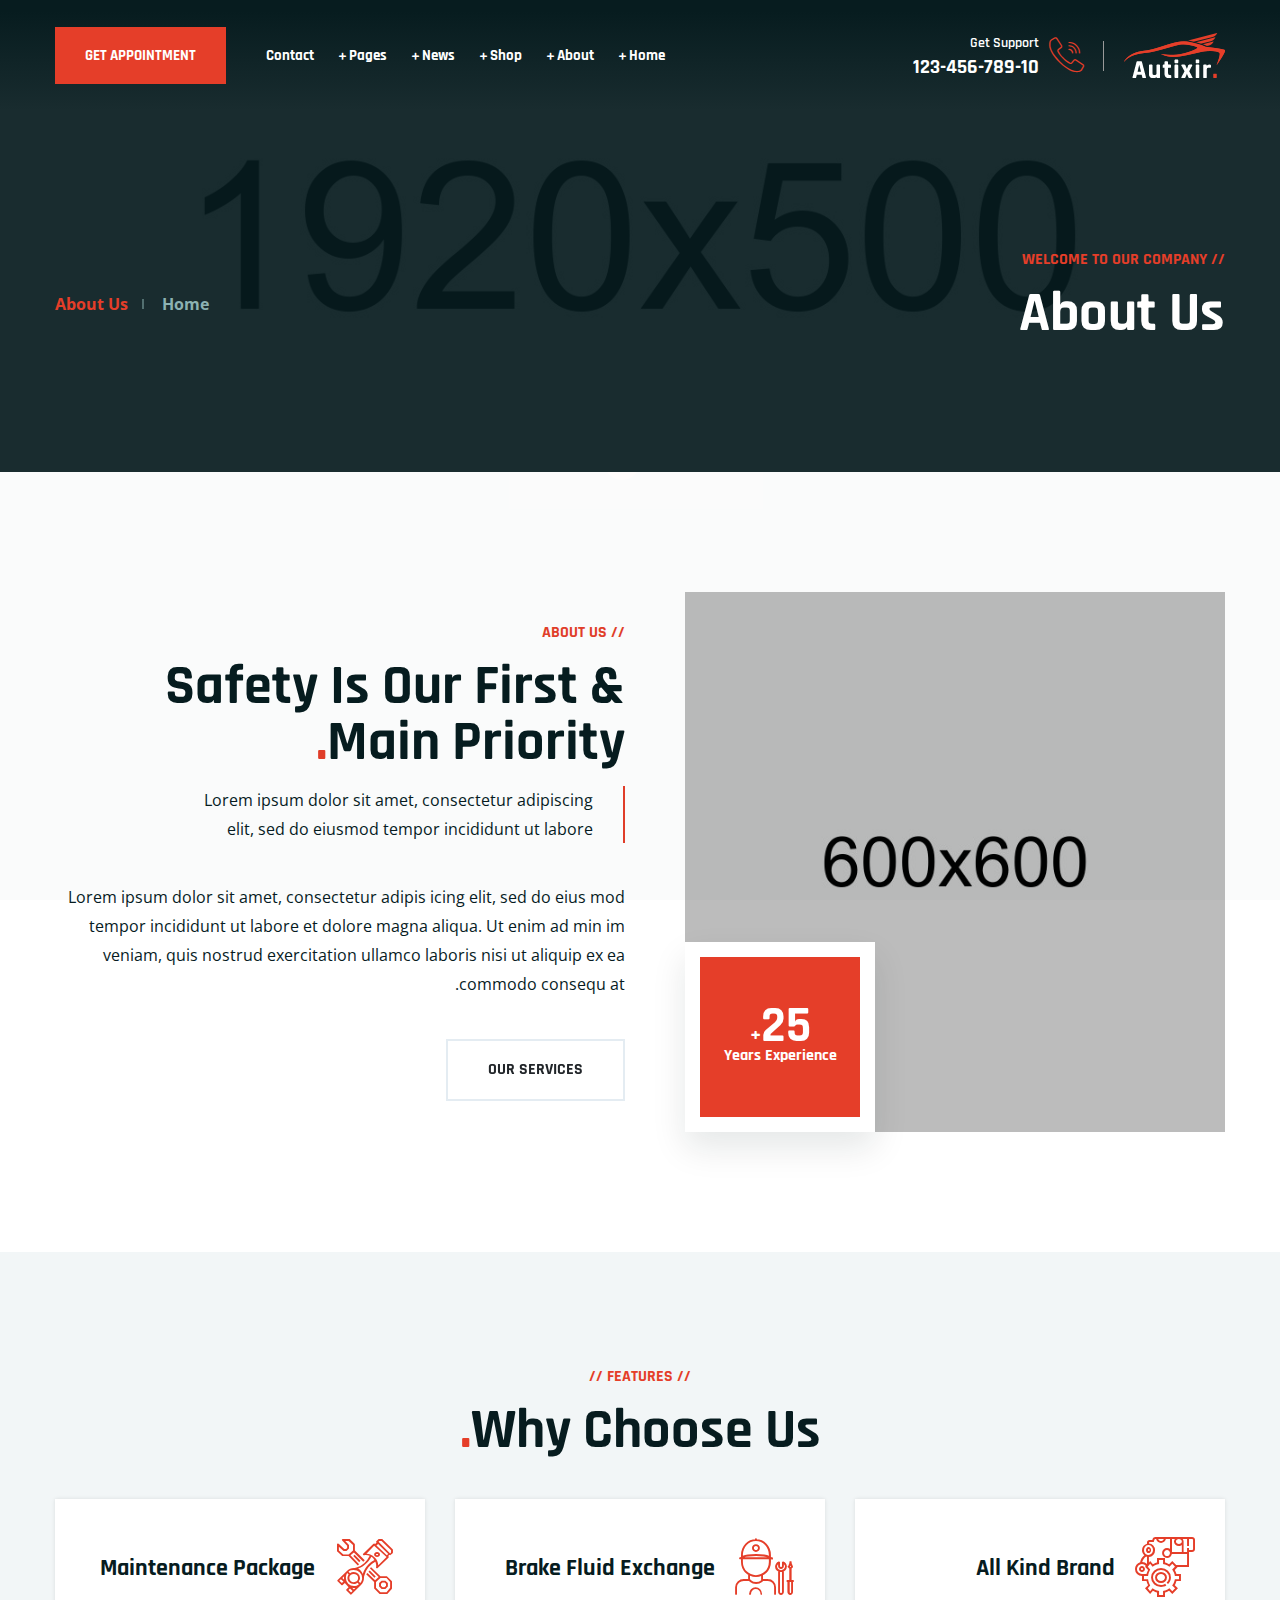
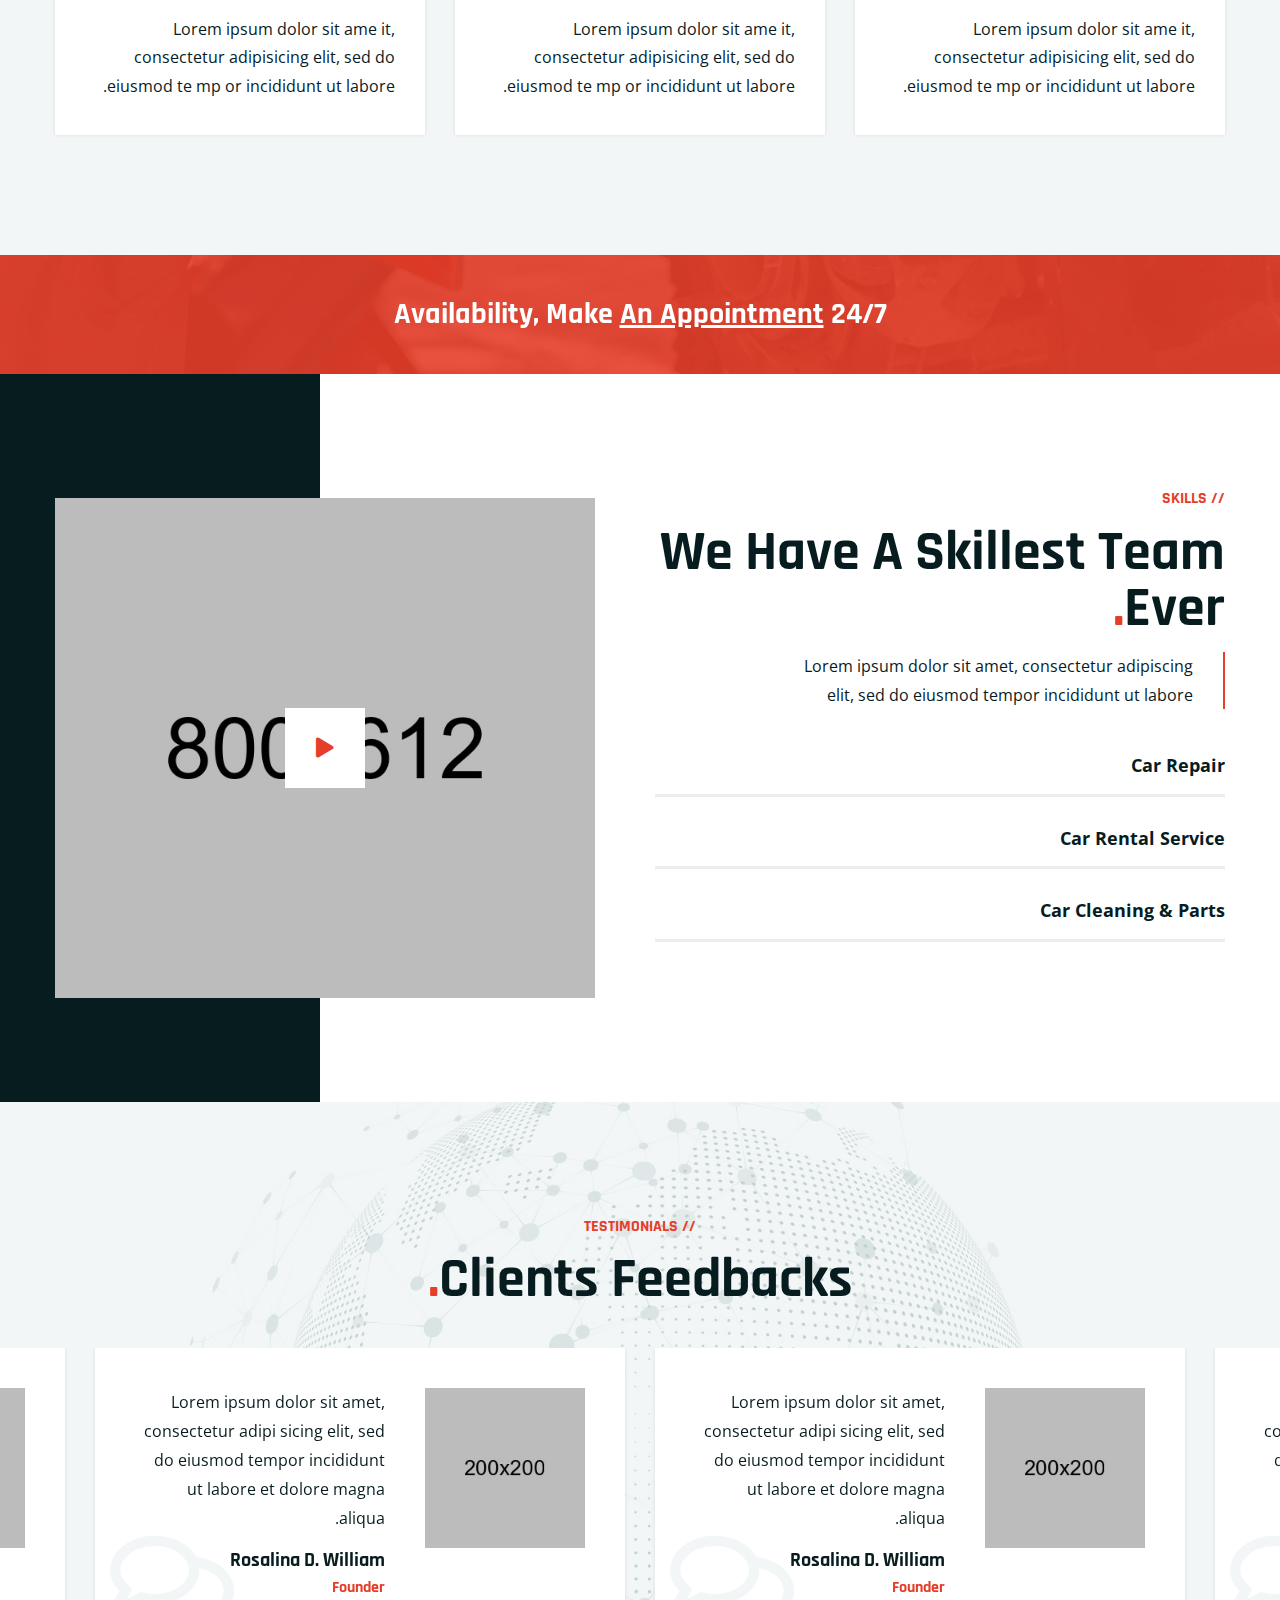
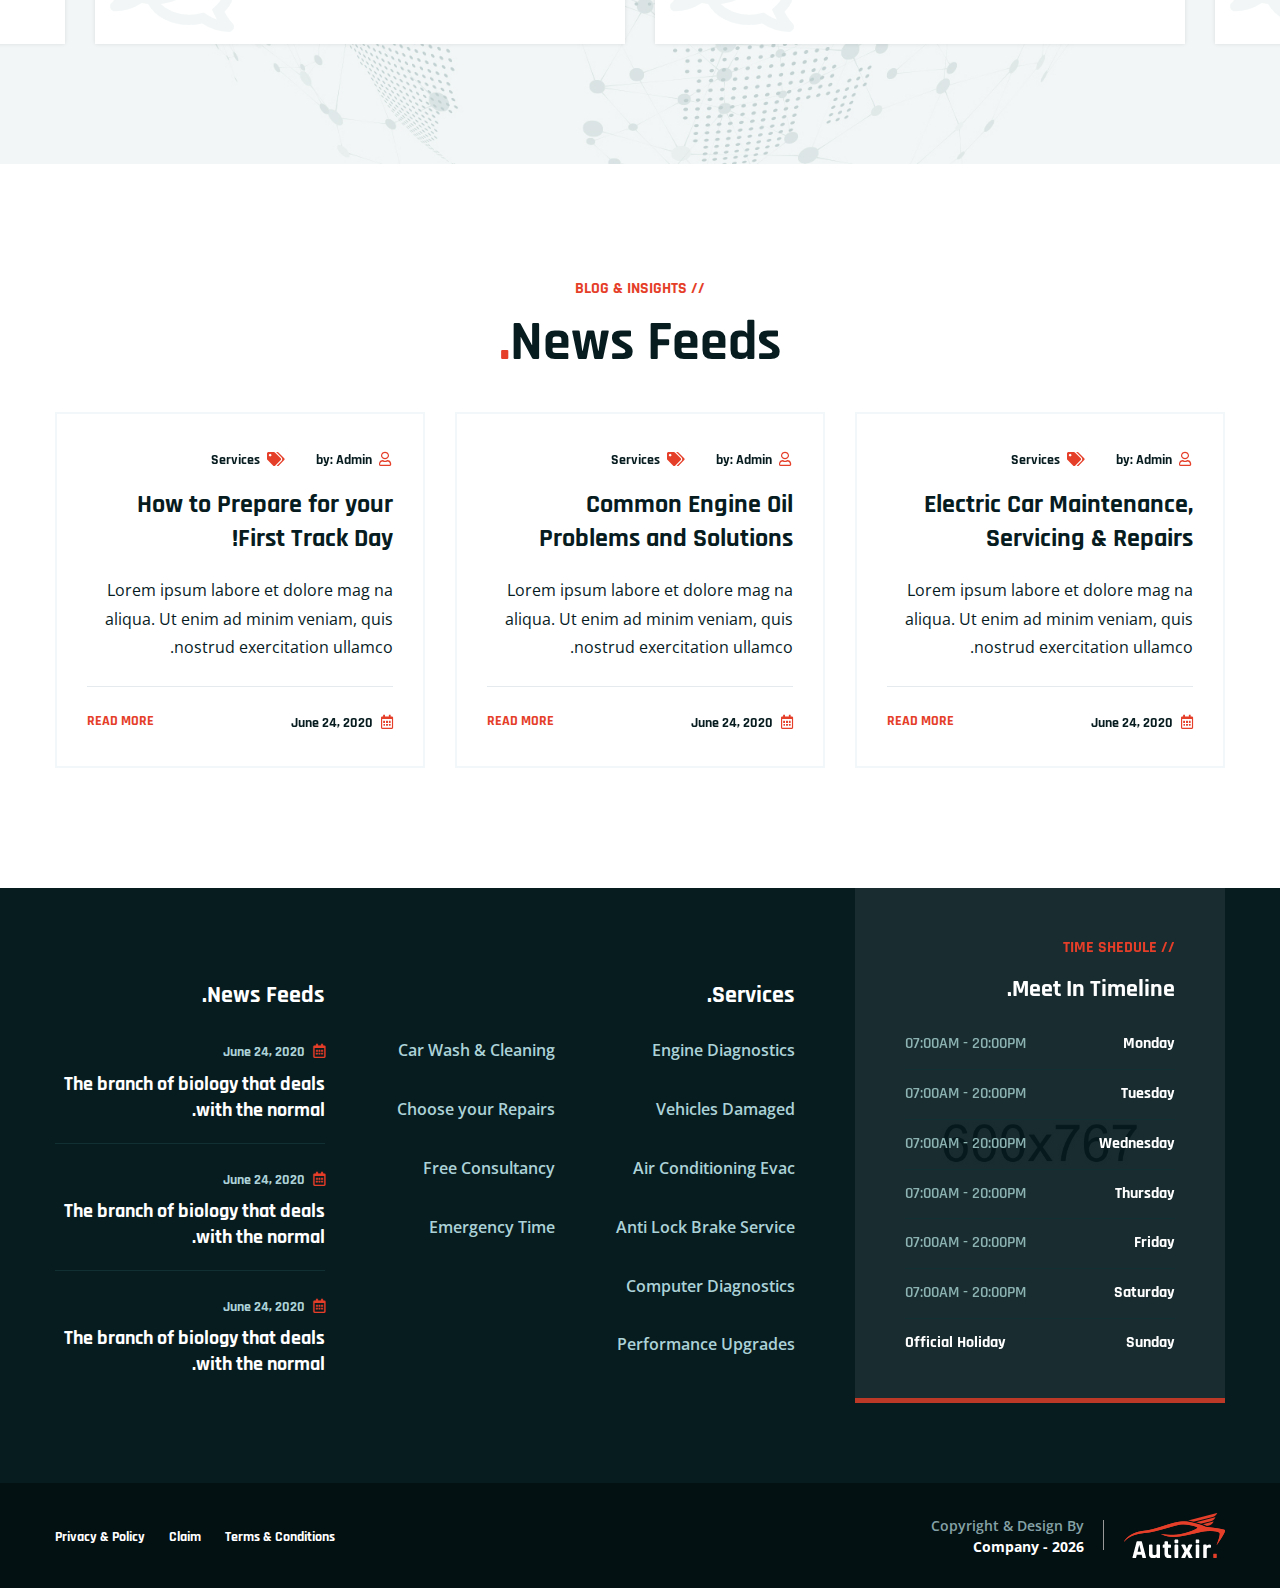
<file: about.html>
<!doctype html>
<html class="no-js" lang="zxx">

<head>
    <meta charset="utf-8">
    <meta http-equiv="x-ua-compatible" content="ie=edge">
    <title>Autixir - Car Services and Auto Mechanic HTML Template</title>
    <meta name="robots" content="noindex, follow" />
    <meta name="description" content="">
    <meta name="viewport" content="width=device-width, initial-scale=1, shrink-to-fit=no">

    <!-- Place favicon.png in the root directory -->
    <link rel="shortcut icon" href="img/favicon.png" type="image/x-icon" />
    <!-- Font Icons css -->
    <link rel="stylesheet" href="css/font-icons.css">
    <!-- plugins css -->
    <link rel="stylesheet" href="css/plugins.css">
    <!-- Main Stylesheet -->
    <link rel="stylesheet" href="css/style.css">
    <!-- Responsive css -->
    <link rel="stylesheet" href="css/responsive.css">
</head>

<body>
    <!--[if lte IE 9]>
        <p class="browserupgrade">You are using an <strong>outdated</strong> browser. Please <a href="https://browsehappy.com/">upgrade your browser</a> to improve your experience and security.</p>
    <![endif]-->

    <!-- Add your site or application content here -->

<!-- Body main wrapper start -->
<div class="body-wrapper">

    <!-- HEADER AREA START (header-4) -->
    <header class="ltn__header-area ltn__header-4 ltn__header-transparent gradient-color-2">
        <!-- ltn__header-middle-area start -->
        <div class="ltn__header-middle-area ltn__header-sticky ltn__sticky-bg-black ltn__logo-right-menu-option">
            <div class="container">
                <div class="row">
                    <div class="col">
                        <div class="site-logo-wrap">
                            <div class="site-logo">
                                <a href="index.html"><img src="img/logo-2.png" alt="Logo"></a>
                            </div>
                            <div class="get-support clearfix get-support-color-white">
                                <div class="get-support-icon">
                                    <i class="icon-call"></i>
                                </div>
                                <div class="get-support-info">
                                    <h6>Get Support</h6>
                                    <h4><a href="tel:+123456789">123-456-789-10</a></h4>
                                </div>
                            </div>
                        </div>
                    </div>
                    <div class="col header-menu-column menu-color-white">
                        <div class="header-menu d-none d-xl-block">
                            <nav>
                                <div class="ltn__main-menu">
                                    <ul>
                                        <li class="menu-icon"><a href="#">Home</a>
                                            <ul class="sub-menu ltn__sub-menu-col-2">
                                                <li><a href="#">Home Pages</a>
                                                    <ul class="sub-menu-child">
                                                        <li>
                                                            <a href="index.html">Home Style - 01</a>
                                                            <img src="img/home-demos/home-1.jpg" alt="#">
                                                        </li>
                                                        <li>
                                                            <a href="index-2.html">Home Style - 02</a>
                                                            <img src="img/home-demos/home-2.jpg" alt="#">
                                                        </li>
                                                        <li>
                                                            <a href="index-3.html">Home Style - 03</a>
                                                            <img src="img/home-demos/home-3.jpg" alt="#">
                                                        </li>
                                                        <li>
                                                            <a href="index-4.html">Home Style - 04</a>
                                                            <img src="img/home-demos/home-4.jpg" alt="#">
                                                        </li>
                                                        <li>
                                                            <a href="index-5.html">Home Style - 05 <span class="menu-item-badge">video</span></a>
                                                            <img src="img/home-demos/home-5.jpg" alt="#">
                                                        </li>
                                                        <li>
                                                            <a href="index-6.html">Home Style - 06</a>
                                                            <img src="img/home-demos/home-6.jpg" alt="#">
                                                        </li>
                                                        <li>
                                                            <a href="index-7.html">Home Style - 07</a>
                                                            <img src="img/home-demos/home-7.jpg" alt="#">
                                                        </li>
                                                        <li>
                                                            <a href="index-8.html">Home Style - 08 <span class="menu-item-badge">Map</span></a>
                                                            <img src="img/home-demos/home-8.jpg" alt="#">
                                                        </li>
                                                    </ul>
                                                </li>
                                                <li><a href="#">Home Pages</a>
                                                    <ul class="sub-menu-child">
                                                        <li>
                                                            <a href="index-9.html">Home Style - 09</a>
                                                            <img src="img/home-demos/home-9.jpg" alt="#">
                                                        </li>
                                                        <li>
                                                            <a href="index-10.html">Home Style - 10</a>
                                                            <img src="img/home-demos/home-10.jpg" alt="#">
                                                        </li>
                                                        <li>
                                                            <a href="index-11.html">Home Style - 11</a>
                                                            <img src="img/home-demos/home-11.jpg" alt="#">
                                                        </li>
                                                        <li>
                                                            <a href="index-12.html">Home Style - 12</a>
                                                            <img src="img/home-demos/home-12.jpg" alt="#">
                                                        </li>
                                                        <li>
                                                            <a href="index-13.html">Home Style - 13</a>
                                                            <img src="img/home-demos/home-13.jpg" alt="#">
                                                        </li>
                                                        <li>
                                                            <a href="index-14.html">Home Style - 14</a>
                                                            <img src="img/home-demos/home-14.jpg" alt="#">
                                                        </li>
                                                        <li>
                                                            <a href="index-15.html">Home Style - 15</a>
                                                            <img src="img/home-demos/home-15.jpg" alt="#">
                                                        </li>
                                                        <li>
                                                            <a href="index-16.html">Home Style - 16</a>
                                                            <img src="img/home-demos/home-16.jpg" alt="#">
                                                        </li>
                                                    </ul>
                                                </li>
                                            </ul>
                                        </li>
                                        <li class="menu-icon"><a href="#">About</a>
                                            <ul>
                                                <li><a href="about.html">About</a></li>
                                                <li><a href="service.html">Services</a></li>
                                                <li><a href="service-details.html">Service Details</a></li>
                                                <li><a href="portfolio.html">Portfolio</a></li>
                                                <li><a href="portfolio-2.html">Portfolio - 02</a></li>
                                                <li><a href="portfolio-details.html">Portfolio Details</a></li>
                                                <li><a href="team.html">Team</a></li>
                                                <li><a href="team-details.html">Team Details</a></li>
                                                <li><a href="faq.html">FAQ</a></li>
                                                <li><a href="locations.html">Google Map Locations</a></li>
                                            </ul>
                                        </li>
                                        <li class="menu-icon"><a href="#">Shop</a>
                                            <ul>
                                                <li><a href="shop.html">Shop</a></li>
                                                <li><a href="shop-grid.html">Shop Grid</a></li>
                                                <li><a href="shop-left-sidebar.html">Shop Left sidebar</a></li>
                                                <li><a href="shop-right-sidebar.html">Shop right sidebar</a></li>
                                                <li><a href="product-details.html">Shop details </a></li>
                                                <li><a href="product-details-2.html">Shop details 02</a></li>
                                                <li><a href="#">Other Pages <span class="float-end">>></span></a>
                                                    <ul>
                                                        <li><a href="cart.html">Cart</a></li>
                                                        <li><a href="wishlist.html">Wishlist</a></li>
                                                        <li><a href="checkout.html">Checkout</a></li>
                                                        <li><a href="order-tracking.html">Order Tracking</a></li>
                                                        <li><a href="account.html">My Account</a></li>
                                                        <li><a href="login.html">Sign in</a></li>
                                                        <li><a href="register.html">Register</a></li>
                                                    </ul>
                                                </li>
                                                <li><a href="shop-car-grid.html">Shop Car Grid</a></li>
                                                <li><a href="shop-car-left-sidebar.html">Shop Car Left sidebar</a></li>
                                                <li><a href="shop-car-right-sidebar.html">Shop Car right sidebar</a></li>
                                                <li><a href="product-details-3.html">Shop Car details </a></li>
                                            </ul>
                                        </li>
                                        <li class="menu-icon"><a href="#">News</a>
                                            <ul>
                                                <li><a href="blog.html">News</a></li>
                                                <li><a href="blog-grid.html">News Grid</a></li>
                                                <li><a href="blog-left-sidebar.html">News Left sidebar</a></li>
                                                <li><a href="blog-right-sidebar.html">News Right sidebar</a></li>
                                                <li><a href="blog-details.html">News details</a></li>
                                            </ul>
                                        </li>
                                        <li class="menu-icon"><a href="#">Pages</a>
                                            <ul class="mega-menu">
                                                <li><a href="#">Inner Pages</a>
                                                    <ul>
                                                        <li><a href="portfolio.html">Portfolio</a></li>
                                                        <li><a href="portfolio-2.html">Portfolio - 02</a></li>
                                                        <li><a href="portfolio-details.html">Portfolio Details</a></li>
                                                        <li><a href="team.html">Team</a></li>
                                                        <li><a href="team-details.html">Team Details</a></li>
                                                        <li><a href="faq.html">FAQ</a></li>
                                                    </ul>
                                                </li>
                                                <li><a href="#">Inner Pages</a>
                                                    <ul>
                                                        <li><a href="history.html">History</a></li>
                                                        <li><a href="appointment.html">Appointment</a></li>
                                                        <li><a href="locations.html">Google Map Locations</a></li>
                                                        <li><a href="404.html">404</a></li>
                                                        <li><a href="contact.html">Contact</a></li>
                                                        <li><a href="coming-soon.html">Coming Soon</a></li>
                                                    </ul>
                                                </li>
                                                <li><a href="#">Shop Pages</a>
                                                    <ul>
                                                        <li><a href="shop.html">Shop</a></li>
                                                        <li><a href="shop-left-sidebar.html">Shop Left sidebar</a></li>
                                                        <li><a href="shop-right-sidebar.html">Shop right sidebar</a></li>
                                                        <li><a href="shop-grid.html">Shop Grid</a></li>
                                                        <li><a href="product-details.html">Shop details </a></li>
                                                        <li><a href="cart.html">Cart</a></li>
                                                    </ul>
                                                </li>
                                                <li><a href="shop.html"><img src="img/banner/menu-banner-1.jpg" alt="#"></a>
                                                </li>
                                            </ul>
                                        </li>
                                        <li><a href="contact.html">Contact</a></li>
                                        <li class="special-link"><a href="appointment.html">GET APPOINTMENT</a></li>
                                    </ul>
                                </div>
                            </nav>
                        </div>
                    </div>
                    <!-- Mobile Menu Button -->
                    <div class="mobile-menu-toggle menu-btn-white menu-btn-border--- d-xl-none">
                        <a href="#ltn__utilize-mobile-menu" class="ltn__utilize-toggle">
                            <svg viewBox="0 0 800 600">
                                <path d="M300,220 C300,220 520,220 540,220 C740,220 640,540 520,420 C440,340 300,200 300,200" id="top"></path>
                                <path d="M300,320 L540,320" id="middle"></path>
                                <path d="M300,210 C300,210 520,210 540,210 C740,210 640,530 520,410 C440,330 300,190 300,190" id="bottom" transform="translate(480, 320) scale(1, -1) translate(-480, -318) "></path>
                            </svg>
                        </a>
                    </div>
                </div>
            </div>
        </div>
        <!-- ltn__header-middle-area end -->
    </header>
    <!-- HEADER AREA END -->
    
    <!-- Utilize Cart Menu Start -->
    <div id="ltn__utilize-cart-menu" class="ltn__utilize ltn__utilize-cart-menu">
        <div class="ltn__utilize-menu-inner ltn__scrollbar">
            <div class="ltn__utilize-menu-head">
                <span class="ltn__utilize-menu-title">Cart</span>
                <button class="ltn__utilize-close">×</button>
            </div>
            <div class="mini-cart-product-area ltn__scrollbar">
                <div class="mini-cart-item clearfix">
                    <div class="mini-cart-img">
                        <a href="#"><img src="img/product/1.png" alt="Image"></a>
                        <span class="mini-cart-item-delete"><i class="icon-cancel"></i></span>
                    </div>
                    <div class="mini-cart-info">
                        <h6><a href="#">Wheel Bearing Retainer</a></h6>
                        <span class="mini-cart-quantity">1 x $65.00</span>
                    </div>
                </div>
                <div class="mini-cart-item clearfix">
                    <div class="mini-cart-img">
                        <a href="#"><img src="img/product/2.png" alt="Image"></a>
                        <span class="mini-cart-item-delete"><i class="icon-cancel"></i></span>
                    </div>
                    <div class="mini-cart-info">
                        <h6><a href="#">Brake Conversion Kit</a></h6>
                        <span class="mini-cart-quantity">1 x $85.00</span>
                    </div>
                </div>
                <div class="mini-cart-item clearfix">
                    <div class="mini-cart-img">
                        <a href="#"><img src="img/product/3.png" alt="Image"></a>
                        <span class="mini-cart-item-delete"><i class="icon-cancel"></i></span>
                    </div>
                    <div class="mini-cart-info">
                        <h6><a href="#">OE Replica Wheels</a></h6>
                        <span class="mini-cart-quantity">1 x $92.00</span>
                    </div>
                </div>
                <div class="mini-cart-item clearfix">
                    <div class="mini-cart-img">
                        <a href="#"><img src="img/product/4.png" alt="Image"></a>
                        <span class="mini-cart-item-delete"><i class="icon-cancel"></i></span>
                    </div>
                    <div class="mini-cart-info">
                        <h6><a href="#">Shock Mount Insulator</a></h6>
                        <span class="mini-cart-quantity">1 x $68.00</span>
                    </div>
                </div>
            </div>
            <div class="mini-cart-footer">
                <div class="mini-cart-sub-total">
                    <h5>Subtotal: <span>$310.00</span></h5>
                </div>
                <div class="btn-wrapper">
                    <a href="cart.html" class="theme-btn-1 btn btn-effect-1">View Cart</a>
                    <a href="cart.html" class="theme-btn-2 btn btn-effect-2">Checkout</a>
                </div>
                <p>Free Shipping on All Orders Over $100!</p>
            </div>

        </div>
    </div>
    <!-- Utilize Cart Menu End -->

    <!-- Utilize Mobile Menu Start -->
    <div id="ltn__utilize-mobile-menu" class="ltn__utilize ltn__utilize-mobile-menu">
        <div class="ltn__utilize-menu-inner ltn__scrollbar">
            <div class="ltn__utilize-menu-head">
                <div class="site-logo">
                    <a href="index.html"><img src="img/logo.png" alt="Logo"></a>
                </div>
                <button class="ltn__utilize-close">×</button>
            </div>
            <div class="ltn__utilize-menu-search-form">
                <form action="#">
                    <input type="text" placeholder="Search...">
                    <button><i class="fas fa-search"></i></button>
                </form>
            </div>
            <div class="ltn__utilize-menu">
                <ul>
                    <li><a href="#">Home</a>
                        <ul class="sub-menu">
                            <li><a href="index.html">Home Style - 01</a></li>
                            <li><a href="index-2.html">Home Style - 02</a></li>
                            <li><a href="index-3.html">Home Style - 03</a></li>
                            <li><a href="index-4.html">Home Style - 04</a></li>
                            <li><a href="index-5.html">Home Style - 05 <span class="menu-item-badge">video</span></a></li>
                            <li><a href="index-6.html">Home Style - 06</a></li>
                            <li><a href="index-7.html">Home Style - 07</a></li>
                            <li><a href="index-8.html">Home Style - 08 <span class="menu-item-badge">Map</span></a></li>
                            <li><a href="index-9.html">Home Style - 09</a></li>
                            <li><a href="index-10.html">Home Style - 10</a></li>
                            <li><a href="index-11.html">Home Style - 11</a></li>
                            <li><a href="index-12.html">Home Style - 12</a></li>
                            <li><a href="index-13.html">Home Style - 13</a></li>
                            <li><a href="index-14.html">Home Style - 14</a></li>
                            <li><a href="index-15.html">Home Style - 15</a></li>
                            <li><a href="index-16.html">Home Style - 16</a></li>
                        </ul>
                    </li>
                    <li><a href="#">About</a>
                        <ul class="sub-menu">
                            <li><a href="about.html">About</a></li>
                            <li><a href="service.html">Services</a></li>
                            <li><a href="service-details.html">Service Details</a></li>
                            <li><a href="portfolio.html">Portfolio</a></li>
                            <li><a href="portfolio-2.html">Portfolio - 02</a></li>
                            <li><a href="portfolio-details.html">Portfolio Details</a></li>
                            <li><a href="team.html">Team</a></li>
                            <li><a href="team-details.html">Team Details</a></li>
                            <li><a href="faq.html">FAQ</a></li>
                            <li><a href="locations.html">Google Map Locations</a></li>
                        </ul>
                    </li>
                    <li><a href="#">Shop</a>
                        <ul class="sub-menu">
                            <li><a href="shop.html">Shop</a></li>
                            <li><a href="shop-grid.html">Shop Grid</a></li>
                            <li><a href="shop-left-sidebar.html">Shop Left sidebar</a></li>
                            <li><a href="shop-right-sidebar.html">Shop right sidebar</a></li>
                            <li><a href="product-details.html">Shop details </a></li>
                            <li><a href="product-details-2.html">Shop details 02</a></li>
                            <li><a href="shop-car-grid.html">Shop Car Grid</a></li>
                            <li><a href="shop-car-left-sidebar.html">Shop Car Left sidebar</a></li>
                            <li><a href="shop-car-right-sidebar.html">Shop Car right sidebar</a></li>
                            <li><a href="product-details-3.html">Shop Car details </a></li>
                            <li><a href="cart.html">Cart</a></li>
                            <li><a href="wishlist.html">Wishlist</a></li>
                            <li><a href="checkout.html">Checkout</a></li>
                            <li><a href="order-tracking.html">Order Tracking</a></li>
                            <li><a href="account.html">My Account</a></li>
                            <li><a href="login.html">Sign in</a></li>
                            <li><a href="register.html">Register</a></li>
                        </ul>
                    </li>
                    <li><a href="#">News</a>
                        <ul class="sub-menu">
                            <li><a href="blog.html">News</a></li>
                            <li><a href="blog-grid.html">News Grid</a></li>
                            <li><a href="blog-left-sidebar.html">News Left sidebar</a></li>
                            <li><a href="blog-right-sidebar.html">News Right sidebar</a></li>
                            <li><a href="blog-details.html">News details</a></li>
                        </ul>
                    </li>
                    <li><a href="#">Pages</a>
                        <ul class="sub-menu">
                            <li><a href="about.html">About</a></li>
                            <li><a href="service.html">Services</a></li>
                            <li><a href="service-details.html">Service Details</a></li>
                            <li><a href="portfolio.html">Portfolio</a></li>
                            <li><a href="portfolio-2.html">Portfolio - 02</a></li>
                            <li><a href="portfolio-details.html">Portfolio Details</a></li>
                            <li><a href="team.html">Team</a></li>
                            <li><a href="team-details.html">Team Details</a></li>
                            <li><a href="faq.html">FAQ</a></li>
                            <li><a href="history.html">History</a></li>
                            <li><a href="appointment.html">Appointment</a></li>
                            <li><a href="locations.html">Google Map Locations</a></li>
                            <li><a href="404.html">404</a></li>
                            <li><a href="contact.html">Contact</a></li>
                            <li><a href="coming-soon.html">Coming Soon</a></li>
                        </ul>
                    </li>
                    <li><a href="contact.html">Contact</a></li>
                </ul>
            </div>
            <div class="ltn__utilize-buttons ltn__utilize-buttons-2">
                <ul>
                    <li>
                        <a href="account.html" title="My Account">
                            <span class="utilize-btn-icon">
                                <i class="far fa-user"></i>
                            </span>
                            My Account
                        </a>
                    </li>
                    <li>
                        <a href="wishlist.html" title="Wishlist">
                            <span class="utilize-btn-icon">
                                <i class="far fa-heart"></i>
                                <sup>3</sup>
                            </span>
                            Wishlist
                        </a>
                    </li>
                    <li>
                        <a href="cart.html" title="Shoping Cart">
                            <span class="utilize-btn-icon">
                                <i class="fas fa-shopping-cart"></i>
                                <sup>5</sup>
                            </span>
                            Shoping Cart
                        </a>
                    </li>
                </ul>
            </div>
            <div class="ltn__social-media-2">
                <ul>
                    <li><a href="#" title="Facebook"><i class="fab fa-facebook-f"></i></a></li>
                    <li><a href="#" title="Twitter"><i class="fab fa-twitter"></i></a></li>
                    <li><a href="#" title="Linkedin"><i class="fab fa-linkedin"></i></a></li>
                    <li><a href="#" title="Instagram"><i class="fab fa-instagram"></i></a></li>
                </ul>
            </div>
        </div>
    </div>
    <!-- Utilize Mobile Menu End -->

    <div class="ltn__utilize-overlay"></div>

    <!-- BREADCRUMB AREA START -->
    <div class="ltn__breadcrumb-area ltn__breadcrumb-area-2 ltn__breadcrumb-color-white bg-overlay-theme-black-90 bg-image" data-bs-bg="img/bg/9.jpg">
        <div class="container">
            <div class="row">
                <div class="col-lg-12">
                    <div class="ltn__breadcrumb-inner ltn__breadcrumb-inner-2 justify-content-between">
                        <div class="section-title-area ltn__section-title-2">
                            <h6 class="section-subtitle ltn__secondary-color">//  Welcome to our company</h6>
                            <h1 class="section-title white-color">About Us</h1>
                        </div>
                        <div class="ltn__breadcrumb-list">
                            <ul>
                                <li><a href="index.html">Home</a></li>
                                <li>About Us</li>
                            </ul>
                        </div>
                    </div>
                </div>
            </div>
        </div>
    </div>
    <!-- BREADCRUMB AREA END -->

    <!-- ABOUT US AREA START -->
    <div class="ltn__about-us-area pt-120-- pb-120">
        <div class="container">
            <div class="row">
                <div class="col-lg-6 align-self-center">
                    <div class="about-us-img-wrap about-img-left">
                        <img src="img/team/4.jpg" alt="About Us Image">
                        <div class="about-us-img-info about-us-img-info-2">
                            <div class="about-us-img-info-inner">
                                <h1>25<span>+</span></h1>
                                <h6>Years Experience</h6>
                                <!-- <span class="dots-bottom"></span> -->
                            </div>
                        </div>
                    </div>
                </div>
                <div class="col-lg-6 align-self-center">
                    <div class="about-us-info-wrap">
                        <div class="section-title-area ltn__section-title-2">
                            <h6 class="section-subtitle ltn__secondary-color">// About Us</h6>
                            <h1 class="section-title">Safety Is Our First
                                & Main Priority<span>.</span></h1>
                            <p>Lorem ipsum dolor sit amet, consectetur adipiscing elit, sed do eiusmod tempor incididunt ut labore</p>
                        </div>

                        <p>Lorem ipsum dolor sit amet, consectetur adipis icing elit, sed do eius mod tempor incididunt ut labore et dolore magna aliqua. Ut enim ad min im veniam, quis nostrud exercitation ullamco laboris nisi ut aliquip ex ea commodo consequ at. </p>
                        <div class="btn-wrapper">
                            <a href="service.html" class="theme-btn-3 btn btn-effect-4">OUR SERVICES</a>
                        </div>
                    </div>
                </div>
            </div>
        </div>
    </div>
    <!-- ABOUT US AREA END -->

    <!-- FEATURE AREA START ( Feature - 6) -->
    <div class="ltn__feature-area section-bg-1 pt-115 pb-90">
        <div class="container">
            <div class="row">
                <div class="col-lg-12">
                    <div class="section-title-area ltn__section-title-2 text-center">
                        <h6 class="section-subtitle ltn__secondary-color">//  features  //</h6>
                        <h1 class="section-title">Why Choose Us<span>.</span></h1>
                    </div>
                </div>
            </div>
            <div class="row justify-content-center">
                <div class="col-lg-4 col-sm-6 col-12">
                    <div class="ltn__feature-item ltn__feature-item-7">
                        <div class="ltn__feature-icon-title">
                            <div class="ltn__feature-icon">
                                <span><i class="icon-car-parts-3"></i></span>
                            </div>
                            <h3><a href="service-details.html">All Kind Brand</a></h3>
                        </div>
                        <div class="ltn__feature-info">
                            <p>Lorem ipsum dolor sit ame it, consectetur adipisicing elit, sed do eiusmod te mp or incididunt ut labore.</p>
                        </div>
                    </div>
                </div>
                <div class="col-lg-4 col-sm-6 col-12">
                    <div class="ltn__feature-item ltn__feature-item-7">
                        <div class="ltn__feature-icon-title">
                            <div class="ltn__feature-icon">
                                <span><i class="icon-mechanic"></i></span>
                            </div>
                            <h3><a href="service-details.html">Brake Fluid Exchange</a></h3>
                        </div>
                        <div class="ltn__feature-info">
                            <p>Lorem ipsum dolor sit ame it, consectetur adipisicing elit, sed do eiusmod te mp or incididunt ut labore.</p>
                        </div>
                    </div>
                </div>
                <div class="col-lg-4 col-sm-6 col-12">
                    <div class="ltn__feature-item ltn__feature-item-7">
                        <div class="ltn__feature-icon-title">
                            <div class="ltn__feature-icon">
                                <span><i class="icon-repair"></i></span>
                            </div>
                            <h3><a href="service-details.html">Maintenance Package</a></h3>
                        </div>
                        <div class="ltn__feature-info">
                            <p>Lorem ipsum dolor sit ame it, consectetur adipisicing elit, sed do eiusmod te mp or incididunt ut labore.</p>
                        </div>
                    </div>
                </div>
            </div>
        </div>
    </div>
    <!-- FEATURE AREA END -->

    <!-- CALL TO ACTION START (call-to-action-5) -->
    <div class="call-to-action-area call-to-action-5 bg-image bg-overlay-theme-90 pt-40 pb-25" data-bs-bg="img/bg/13.jpg">
        <div class="container">
            <div class="row">
                <div class="col-lg-12">
                    <div class="call-to-action-inner call-to-action-inner-5 text-center">
                        <h2 class="white-color text-decoration">24/7 Availability, Make <a href="appointment.html">An Appointment</a></h2>
                    </div>
                </div>
            </div>
        </div>
    </div>
    <!-- CALL TO ACTION END -->

    <!-- PROGRESS BAR AREA START -->
    <div class="ltn__progress-bar-area before-bg-right pt-115 pb-95">
        <div class="container">
            <div class="row">
                <div class="col-lg-6">
                    <div class="ltn__progress-bar-wrap">
                        <div class="section-title-area ltn__section-title-2">
                            <h6 class="section-subtitle ltn__secondary-color">// skills</h6>
                            <h1 class="section-title">We Have A Skillest
                                Team Ever<span>.</span></h1>
                            <p>Lorem ipsum dolor sit amet, consectetur adipiscing elit, sed do eiusmod tempor incididunt ut labore</p>
                        </div>
                        <div class="ltn__progress-bar-inner">
                            <div class="ltn__progress-bar-item">
                                <p>Car Repair</p>
                                <div class="progress">
                                    <div class="progress-bar wow fadeInLeft" data-wow-duration="0.5s" data-wow-delay=".5s" role="progressbar" style="width: 72%">
                                        <span>72%</span>
                                    </div>
                                </div>
                            </div>
                            <div class="ltn__progress-bar-item">
                                <p>Car Rental Service</p>
                                <div class="progress">
                                    <div class="progress-bar wow fadeInLeft" data-wow-duration="0.5s" data-wow-delay=".5s" role="progressbar" style="width: 74%">
                                        <span>74%</span>
                                    </div>
                                </div>
                            </div>
                            <div class="ltn__progress-bar-item">
                                <p>Car Cleaning & Parts</p>
                                <div class="progress">
                                    <div class="progress-bar wow fadeInLeft" data-wow-duration="0.5s" data-wow-delay=".5s" role="progressbar" style="width: 81%">
                                        <span>81%</span>
                                    </div>
                                </div>
                            </div>
                        </div>
                    </div>
                </div>
                <div class="col-lg-6 align-self-center">
                    <div class="ltn__video-bg-img ltn__video-popup-height-500 bg-overlay-black-50-- bg-image ml-30" data-bs-bg="img/others/5.jpg">
                        <a class="ltn__video-icon-2 ltn__video-icon-2-border---" href="https://www.youtube.com/embed/eWUxqVFBq74?autoplay=1&showinfo=0" data-rel="lightcase:myCollection">
                            <i class="fa fa-play"></i>
                        </a>
                    </div>
                </div>
            </div>
        </div>
    </div>
    <!-- PROGRESS BAR AREA END -->

    <!-- TESTIMONIAL AREA START (testimonial-4) -->
    <div class="ltn__testimonial-area bg-image pt-115 pb-70" data-bs-bg="img/bg/8.jpg">
        <div class="container-fluid">
            <div class="row">
                <div class="col-lg-12">
                    <div class="section-title-area ltn__section-title-2 text-center">
                        <h6 class="section-subtitle ltn__secondary-color">//  Testimonials</h6>
                        <h1 class="section-title">Clients Feedbacks<span>.</span></h1>
                    </div>
                </div>
            </div>
            <div class="row ltn__testimonial-slider-3-active slick-arrow-1 slick-arrow-1-inner">
                <div class="col-lg-12">
                    <div class="ltn__testimonial-item ltn__testimonial-item-4">
                        <div class="ltn__testimoni-img">
                            <img src="img/testimonial/6.jpg" alt="#">
                        </div>
                        <div class="ltn__testimoni-info">
                            <p>Lorem ipsum dolor sit amet, consectetur adipi sicing elit, sed do eiusmod tempor incididunt ut labore et dolore magna aliqua. </p>
                            <h4>Rosalina D. William</h4>
                            <h6>Founder</h6>
                        </div>
                        <div class="ltn__testimoni-bg-icon">
                            <i class="far fa-comments"></i>
                        </div>
                    </div>
                </div>
                <div class="col-lg-12">
                    <div class="ltn__testimonial-item ltn__testimonial-item-4">
                        <div class="ltn__testimoni-img">
                            <img src="img/testimonial/7.jpg" alt="#">
                        </div>
                        <div class="ltn__testimoni-info">
                            <p>Lorem ipsum dolor sit amet, consectetur adipi sicing elit, sed do eiusmod tempor incididunt ut labore et dolore magna aliqua. </p>
                            <h4>Rosalina D. William</h4>
                            <h6>Founder</h6>
                        </div>
                        <div class="ltn__testimoni-bg-icon">
                            <i class="far fa-comments"></i>
                        </div>
                    </div>
                </div>
                <div class="col-lg-12">
                    <div class="ltn__testimonial-item ltn__testimonial-item-4">
                        <div class="ltn__testimoni-img">
                            <img src="img/testimonial/1.jpg" alt="#">
                        </div>
                        <div class="ltn__testimoni-info">
                            <p>Lorem ipsum dolor sit amet, consectetur adipi sicing elit, sed do eiusmod tempor incididunt ut labore et dolore magna aliqua. </p>
                            <h4>Rosalina D. William</h4>
                            <h6>Founder</h6>
                        </div>
                        <div class="ltn__testimoni-bg-icon">
                            <i class="far fa-comments"></i>
                        </div>
                    </div>
                </div>
                <div class="col-lg-12">
                    <div class="ltn__testimonial-item ltn__testimonial-item-4">
                        <div class="ltn__testimoni-img">
                            <img src="img/testimonial/2.jpg" alt="#">
                        </div>
                        <div class="ltn__testimoni-info">
                            <p>Lorem ipsum dolor sit amet, consectetur adipi sicing elit, sed do eiusmod tempor incididunt ut labore et dolore magna aliqua. </p>
                            <h4>Rosalina D. William</h4>
                            <h6>Founder</h6>
                        </div>
                        <div class="ltn__testimoni-bg-icon">
                            <i class="far fa-comments"></i>
                        </div>
                    </div>
                </div>
                <div class="col-lg-12">
                    <div class="ltn__testimonial-item ltn__testimonial-item-4">
                        <div class="ltn__testimoni-img">
                            <img src="img/testimonial/5.jpg" alt="#">
                        </div>
                        <div class="ltn__testimoni-info">
                            <p>Lorem ipsum dolor sit amet, consectetur adipi sicing elit, sed do eiusmod tempor incididunt ut labore et dolore magna aliqua. </p>
                            <h4>Rosalina D. William</h4>
                            <h6>Founder</h6>
                        </div>
                        <div class="ltn__testimoni-bg-icon">
                            <i class="far fa-comments"></i>
                        </div>
                    </div>
                </div>
                <!--  -->
            </div>
        </div>
    </div>
    <!-- TESTIMONIAL AREA END -->

    <!-- BLOG AREA START (blog-4) -->
    <div class="ltn__blog-area pt-115 pb-90">
        <div class="container">
            <div class="row">
                <div class="col-lg-12">
                    <div class="section-title-area ltn__section-title-2 text-center">
                        <h6 class="section-subtitle ltn__secondary-color">// blog & insights</h6>
                        <h1 class="section-title">News Feeds<span>.</span></h1>
                    </div>
                </div>
            </div>
            <div class="row  ltn__blog-slider-one-active slick-arrow-1">
                <div class="col-lg-12">
                    <div class="ltn__blog-item ltn__blog-item-4 bg-image" data-bs-bg="img/blog/1.jpg">
                        <div class="ltn__blog-brief">
                            <div class="ltn__blog-meta">
                                <ul>
                                    <li class="ltn__blog-author">
                                        <a href="#"><i class="far fa-user"></i>by: Admin</a>
                                    </li>
                                    <li class="ltn__blog-tags">
                                        <a href="#"><i class="fas fa-tags"></i>Services</a>
                                    </li>
                                </ul>
                            </div>
                            <h3 class="ltn__blog-title"><a href="blog-details.html">Electric Car Maintenance, Servicing & Repairs</a></h3>
                            <p>Lorem ipsum labore et dolore mag na aliqua. Ut enim ad minim veniam, quis nostrud exercitation ullamco.</p>
                            <div class="ltn__blog-meta-btn">
                                <div class="ltn__blog-meta">
                                    <ul>
                                        <li class="ltn__blog-date"><i class="far fa-calendar-alt"></i> June 24, 2020</li>
                                    </ul>
                                </div>
                                <div class="ltn__blog-btn">
                                    <a href="blog-details.html">Read more</a>
                                </div>
                            </div>
                        </div>
                    </div>
                </div>
                <div class="col-lg-12">
                    <div class="ltn__blog-item ltn__blog-item-4 bg-image" data-bs-bg="img/blog/2.jpg">
                        <div class="ltn__blog-brief">
                            <div class="ltn__blog-meta">
                                <ul>
                                    <li class="ltn__blog-author">
                                        <a href="#"><i class="far fa-user"></i>by: Admin</a>
                                    </li>
                                    <li class="ltn__blog-tags">
                                        <a href="#"><i class="fas fa-tags"></i>Services</a>
                                    </li>
                                </ul>
                            </div>
                            <h3 class="ltn__blog-title"><a href="blog-details.html">Common Engine Oil Problems and Solutions</a></h3>
                            <p>Lorem ipsum labore et dolore mag na aliqua. Ut enim ad minim veniam, quis nostrud exercitation ullamco.</p>
                            <div class="ltn__blog-meta-btn">
                                <div class="ltn__blog-meta">
                                    <ul>
                                        <li class="ltn__blog-date"><i class="far fa-calendar-alt"></i> June 24, 2020</li>
                                    </ul>
                                </div>
                                <div class="ltn__blog-btn">
                                    <a href="blog-details.html">Read more</a>
                                </div>
                            </div>
                        </div>
                    </div>
                </div>
                <div class="col-lg-12">
                    <div class="ltn__blog-item ltn__blog-item-4 bg-image" data-bs-bg="img/blog/3.jpg">
                        <div class="ltn__blog-brief">
                            <div class="ltn__blog-meta">
                                <ul>
                                    <li class="ltn__blog-author">
                                        <a href="#"><i class="far fa-user"></i>by: Admin</a>
                                    </li>
                                    <li class="ltn__blog-tags">
                                        <a href="#"><i class="fas fa-tags"></i>Services</a>
                                    </li>
                                </ul>
                            </div>
                            <h3 class="ltn__blog-title"><a href="blog-details.html">How to Prepare for your First Track Day!</a></h3>
                            <p>Lorem ipsum labore et dolore mag na aliqua. Ut enim ad minim veniam, quis nostrud exercitation ullamco.</p>
                            <div class="ltn__blog-meta-btn">
                                <div class="ltn__blog-meta">
                                    <ul>
                                        <li class="ltn__blog-date"><i class="far fa-calendar-alt"></i> June 24, 2020</li>
                                    </ul>
                                </div>
                                <div class="ltn__blog-btn">
                                    <a href="blog-details.html">Read more</a>
                                </div>
                            </div>
                        </div>
                    </div>
                </div>
                <div class="col-lg-12">
                    <div class="ltn__blog-item ltn__blog-item-4 bg-image" data-bs-bg="img/blog/4.jpg">
                        <div class="ltn__blog-brief">
                            <div class="ltn__blog-meta">
                                <ul>
                                    <li class="ltn__blog-author">
                                        <a href="#"><i class="far fa-user"></i>by: Admin</a>
                                    </li>
                                    <li class="ltn__blog-tags">
                                        <a href="#"><i class="fas fa-tags"></i>Services</a>
                                    </li>
                                </ul>
                            </div>
                            <h3 class="ltn__blog-title"><a href="blog-details.html">The branch of biology that deals with the normal.</a></h3>
                            <p>Lorem ipsum labore et dolore mag na aliqua. Ut enim ad minim veniam, quis nostrud exercitation ullamco.</p>
                            <div class="ltn__blog-meta-btn">
                                <div class="ltn__blog-meta">
                                    <ul>
                                        <li class="ltn__blog-date"><i class="far fa-calendar-alt"></i> June 24, 2020</li>
                                    </ul>
                                </div>
                                <div class="ltn__blog-btn">
                                    <a href="blog-details.html">Read more</a>
                                </div>
                            </div>
                        </div>
                    </div>
                </div>
                <div class="col-lg-12">
                    <div class="ltn__blog-item ltn__blog-item-4">
                        <div class="ltn__blog-brief">
                            <div class="ltn__blog-meta">
                                <ul>
                                    <li class="ltn__blog-author">
                                        <a href="#"><i class="far fa-user"></i>by: Admin</a>
                                    </li>
                                    <li class="ltn__blog-tags">
                                        <a href="#"><i class="fas fa-tags"></i>Services</a>
                                    </li>
                                </ul>
                            </div>
                            <h3 class="ltn__blog-title"><a href="blog-details.html">How to: Make Your Tires Last Longer</a></h3>
                            <p>Lorem ipsum labore et dolore mag na aliqua. Ut enim ad minim veniam, quis nostrud exercitation ullamco.</p>
                            <div class="ltn__blog-meta-btn">
                                <div class="ltn__blog-meta">
                                    <ul>
                                        <li class="ltn__blog-date"><i class="far fa-calendar-alt"></i> June 24, 2020</li>
                                    </ul>
                                </div>
                                <div class="ltn__blog-btn">
                                    <a href="blog-details.html">Read more</a>
                                </div>
                            </div>
                        </div>
                    </div>
                </div>
            </div>
        </div>
    </div>
    <!-- BLOG AREA END -->

    <!-- FOOTER AREA START (ltn__footer-2 ltn__footer-color-1) -->
    <footer class="ltn__footer-area ltn__footer-2 ltn__footer-color-1">
        <div class="footer-top-area  section-bg-2">
            <div class="container">
                <div class="row">
                    <div class="col-xl-4 col-md-5">
                        <div class="footer-widget ltn__footer-timeline-widget ltn__footer-timeline-widget-1 bg-image bg-overlay-theme-black-90" data-bs-bg="img/bg/4.jpg">
                            <h6 class="ltn__secondary-color text-uppercase">// time shedule</h6>
                            <h4 class="footer-title">Meet In Timeline.</h4>
                            <ul>
                                <li>Monday <span>07:00AM - 20:00PM</span></li>
                                <li>Tuesday <span>07:00AM - 20:00PM</span></li>
                                <li>Wednesday <span>07:00AM - 20:00PM</span></li>
                                <li>Thursday <span>07:00AM - 20:00PM</span></li>
                                <li>Friday <span>07:00AM - 20:00PM</span></li>
                                <li>Saturday <span>07:00AM - 20:00PM</span></li>
                                <li>Sunday <span>Official Holiday</span></li>
                            </ul>
                        </div>
                    </div>
                    <div class="col-xl-5 col-md-7">
                        <div class="footer-widget footer-menu-widget footer-menu-widget-2-column clearfix">
                            <h4 class="footer-title">Services.</h4>
                            <div class="footer-menu">
                                <ul>
                                    <li><a href="service.html">Engine Diagnostics</a></li>
                                    <li><a href="service.html">Vehicles Damaged</a></li>
                                    <li><a href="service.html">Air Conditioning Evac</a></li>
                                    <li><a href="service.html">Anti Lock Brake Service</a></li>
                                    <li><a href="service.html">Computer Diagnostics</a></li>
                                    <li><a href="service.html">Performance Upgrades</a></li>
                                </ul>
                            </div>
                            <div class="footer-menu">
                                <ul>
                                    <li><a href="service.html">Car Wash & Cleaning</a></li>
                                    <li><a href="service.html">Choose your Repairs</a></li>
                                    <li><a href="service.html">Free Consultancy</a></li>
                                    <li><a href="service.html">Emergency Time</a></li>
                                </ul>
                            </div>
                        </div>
                    </div>
                    <div class="col-xl-3 col-md-6">
                        <div class="footer-widget footer-blog-widget">
                            <h4 class="footer-title">News Feeds.</h4>
                            <div class="ltn__footer-blog-item">
                                <div class="ltn__blog-meta">
                                    <ul>
                                        <li class="ltn__blog-date"><i class="far fa-calendar-alt"></i> June 24, 2020</li>
                                    </ul>
                                </div>
                                <h4 class="ltn__blog-title"><a href="blog-details.html">The branch of biology that
                                    deals with the normal.</a></h4>
                            </div>
                            <div class="ltn__footer-blog-item">
                                <div class="ltn__blog-meta">
                                    <ul>
                                        <li class="ltn__blog-date"><i class="far fa-calendar-alt"></i> June 24, 2020</li>
                                    </ul>
                                </div>
                                <h4 class="ltn__blog-title"><a href="blog-details.html">The branch of biology that
                                    deals with the normal.</a></h4>
                            </div>
                            <div class="ltn__footer-blog-item">
                                <div class="ltn__blog-meta">
                                    <ul>
                                        <li class="ltn__blog-date"><i class="far fa-calendar-alt"></i> June 24, 2020</li>
                                    </ul>
                                </div>
                                <h4 class="ltn__blog-title"><a href="blog-details.html">The branch of biology that
                                    deals with the normal.</a></h4>
                            </div>
                        </div>
                    </div>
                </div>
            </div>
        </div>
        <div class="ltn__copyright-area ltn__copyright-2">
            <div class="container">
                <div class="row">
                    <div class="col-md-6 col-12">
                        <div class="site-logo-wrap">
                            <div class="site-logo">
                                <a href="index.html"><img src="img/logo-2.png" alt="Logo"></a>
                            </div>
                            <div class="get-support ltn__copyright-design clearfix">
                                <div class="get-support-info">
                                    <h6>Copyright & Design By</h6>
                                    <h4>Company - <span class="current-year"></span></h4>
                                </div>
                            </div>
                        </div>
                    </div>
                    <div class="col-md-6 col-12 align-self-center">
                        <div class="ltn__copyright-menu text-end">
                            <ul>
                                <li><a href="#">Terms & Conditions</a></li>
                                <li><a href="#">Claim</a></li>
                                <li><a href="#">Privacy & Policy</a></li>
                            </ul>
                        </div>
                    </div>
                </div>
            </div>
        </div>
    </footer>
    <!-- FOOTER AREA END -->

</div>
<!-- Body main wrapper end -->

    <!-- preloader area start -->
    <div class="preloader" id="preloader">
        <div class="preloader-inner">
            <div class="spinner">
                <div class="dot1"></div>
                <div class="dot2"></div>
            </div>
        </div>
    </div>
    <!-- preloader area end -->

    <!-- All JS Plugins -->
    <script src="js/plugins.js"></script>
    <!-- Main JS -->
    <script src="js/main.js"></script>
  
</body>
</html>
</file>
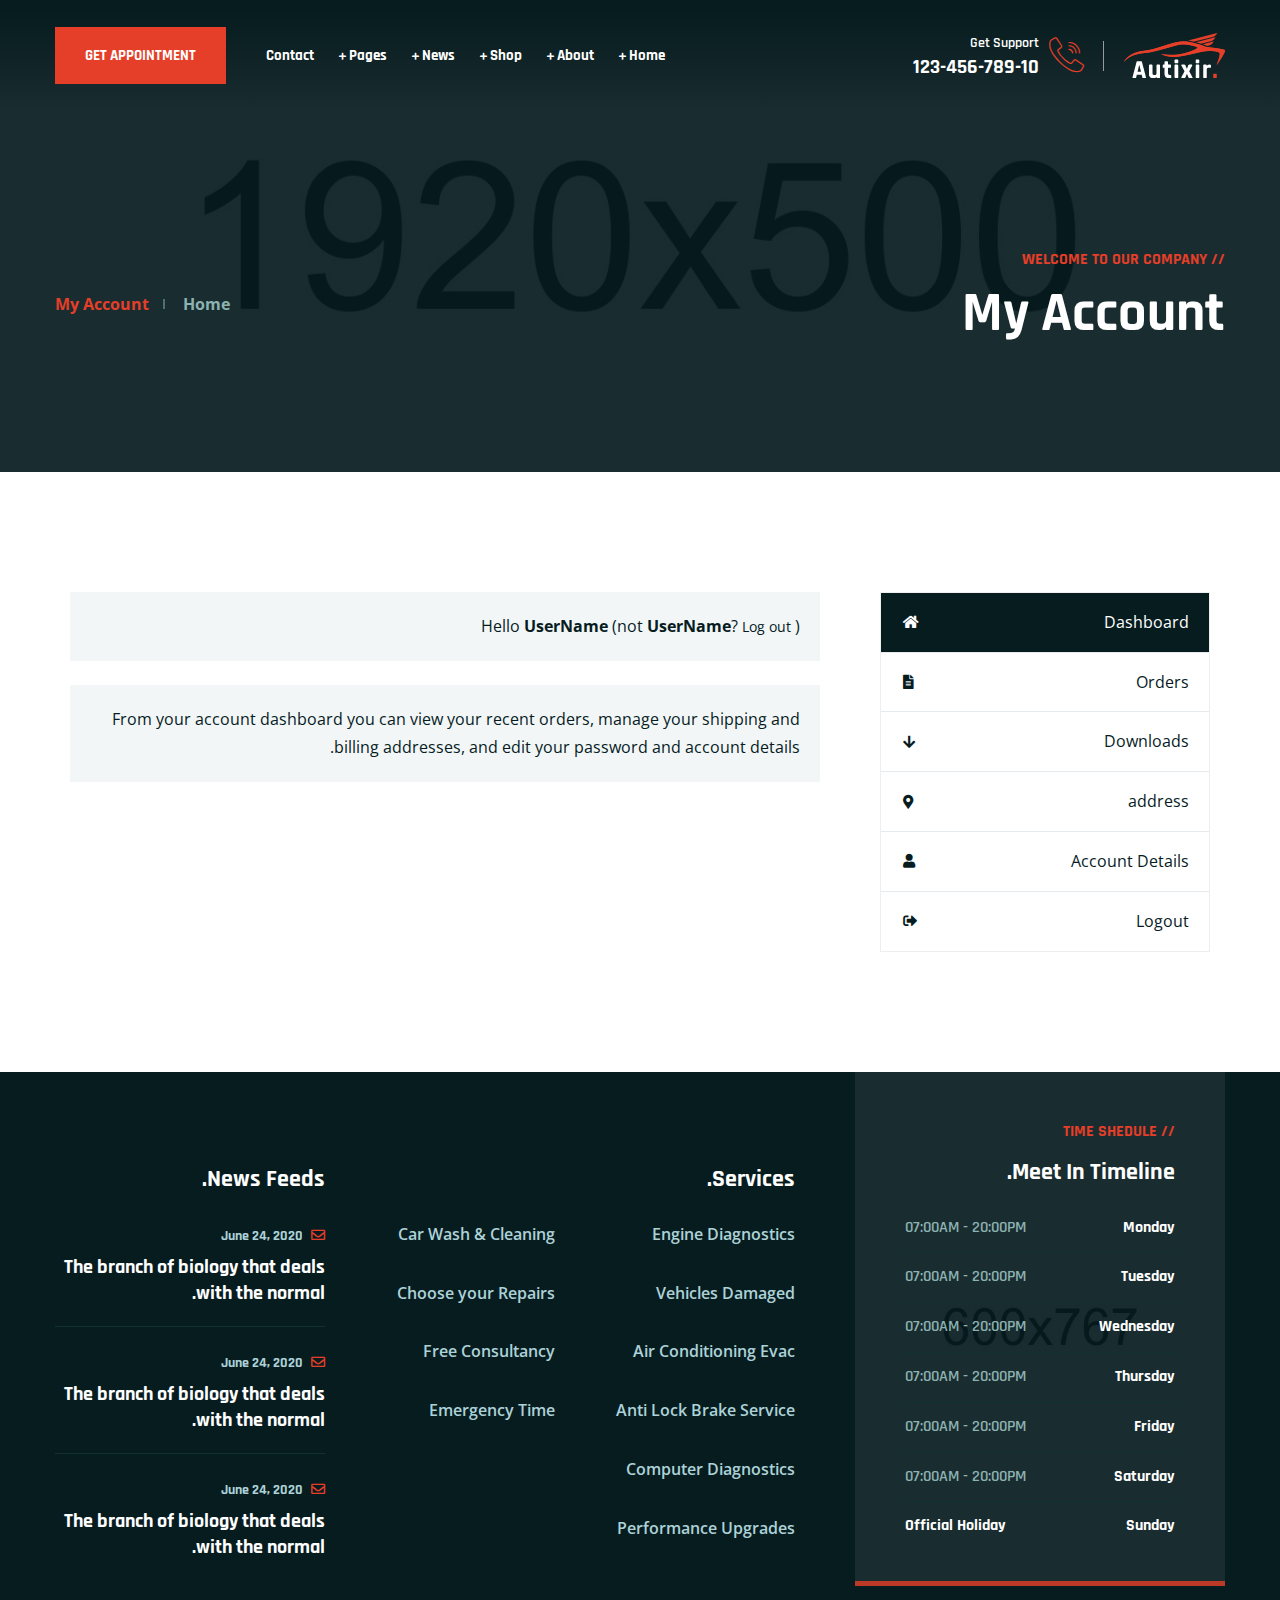
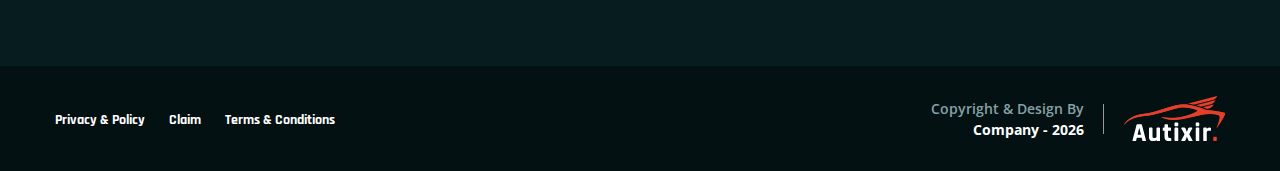
<file: account.html>
<!doctype html>
<html class="no-js" lang="zxx">

<head>
    <meta charset="utf-8">
    <meta http-equiv="x-ua-compatible" content="ie=edge">
    <title>Autixir - Car Services and Auto Mechanic HTML Template</title>
    <meta name="robots" content="noindex, follow" />
    <meta name="description" content="">
    <meta name="viewport" content="width=device-width, initial-scale=1, shrink-to-fit=no">

    <!-- Place favicon.png in the root directory -->
    <link rel="shortcut icon" href="img/favicon.png" type="image/x-icon" />
    <!-- Font Icons css -->
    <link rel="stylesheet" href="css/font-icons.css">
    <!-- plugins css -->
    <link rel="stylesheet" href="css/plugins.css">
    <!-- Main Stylesheet -->
    <link rel="stylesheet" href="css/style.css">
    <!-- Responsive css -->
    <link rel="stylesheet" href="css/responsive.css">
</head>

<body>
    <!--[if lte IE 9]>
        <p class="browserupgrade">You are using an <strong>outdated</strong> browser. Please <a href="https://browsehappy.com/">upgrade your browser</a> to improve your experience and security.</p>
    <![endif]-->

    <!-- Add your site or application content here -->

<!-- Body main wrapper start -->
<div class="body-wrapper">

    <!-- HEADER AREA START (header-4) -->
    <header class="ltn__header-area ltn__header-4 ltn__header-transparent gradient-color-2">
        <!-- ltn__header-middle-area start -->
        <div class="ltn__header-middle-area ltn__header-sticky ltn__sticky-bg-black ltn__logo-right-menu-option">
            <div class="container">
                <div class="row">
                    <div class="col">
                        <div class="site-logo-wrap">
                            <div class="site-logo">
                                <a href="index.html"><img src="img/logo-2.png" alt="Logo"></a>
                            </div>
                            <div class="get-support clearfix get-support-color-white">
                                <div class="get-support-icon">
                                    <i class="icon-call"></i>
                                </div>
                                <div class="get-support-info">
                                    <h6>Get Support</h6>
                                    <h4><a href="tel:+123456789">123-456-789-10</a></h4>
                                </div>
                            </div>
                        </div>
                    </div>
                    <div class="col header-menu-column menu-color-white">
                        <div class="header-menu d-none d-xl-block">
                            <nav>
                                <div class="ltn__main-menu">
                                    <ul>
                                        <li class="menu-icon"><a href="#">Home</a>
                                            <ul>
                                                <li><a href="index.html">Home Style - 01</a></li>
                                                <li><a href="index-2.html">Home Style - 02</a></li>
                                                <li><a href="index-3.html">Home Style - 03</a></li>
                                                <li><a href="index-4.html">Home Style - 04</a></li>
                                                <li><a href="index-5.html">Home Style - 05 <span class="menu-item-badge">video</span></a></li>
                                                <li><a href="index-6.html">Home Style - 06</a></li>
                                                <li><a href="index-7.html">Home Style - 07</a></li>
                                                <li><a href="index-8.html">Home Style - 08 <span class="menu-item-badge">Map</span></a></li>
                                                <li><a href="index-9.html">Home Style - 09</a></li>
                                                <li><a href="index-10.html">Home Style - 10</a></li>
                                                <li><a href="index-11.html">Home Style - 11</a></li>
                                            </ul>
                                        </li>
                                        <li class="menu-icon"><a href="#">About</a>
                                            <ul>
                                                <li><a href="about.html">About</a></li>
                                                <li><a href="service.html">Services</a></li>
                                                <li><a href="service-details.html">Service Details</a></li>
                                                <li><a href="portfolio.html">Portfolio</a></li>
                                                <li><a href="portfolio-2.html">Portfolio - 02</a></li>
                                                <li><a href="portfolio-details.html">Portfolio Details</a></li>
                                                <li><a href="team.html">Team</a></li>
                                                <li><a href="team-details.html">Team Details</a></li>
                                                <li><a href="faq.html">FAQ</a></li>
                                                <li><a href="locations.html">Google Map Locations</a></li>
                                            </ul>
                                        </li>
                                        <li class="menu-icon"><a href="#">Shop</a>
                                            <ul>
                                                <li><a href="shop.html">Shop</a></li>
                                                <li><a href="shop-grid.html">Shop Grid</a></li>
                                                <li><a href="shop-left-sidebar.html">Shop Left sidebar</a></li>
                                                <li><a href="shop-right-sidebar.html">Shop right sidebar</a></li>
                                                <li><a href="product-details.html">Shop details </a></li>
                                                <li><a href="product-details-2.html">Shop details 02</a></li>
                                                <li><a href="#">Other Pages <span class="float-end">>></span></a>
                                                    <ul>
                                                        <li><a href="cart.html">Cart</a></li>
                                                        <li><a href="wishlist.html">Wishlist</a></li>
                                                        <li><a href="checkout.html">Checkout</a></li>
                                                        <li><a href="order-tracking.html">Order Tracking</a></li>
                                                        <li><a href="account.html">My Account</a></li>
                                                        <li><a href="login.html">Sign in</a></li>
                                                        <li><a href="register.html">Register</a></li>
                                                    </ul>
                                                </li>
                                                <li><a href="shop-car-grid.html">Shop Car Grid</a></li>
                                                <li><a href="shop-car-left-sidebar.html">Shop Car Left sidebar</a></li>
                                                <li><a href="shop-car-right-sidebar.html">Shop Car right sidebar</a></li>
                                                <li><a href="product-details-3.html">Shop Car details </a></li>
                                            </ul>
                                        </li>
                                        <li class="menu-icon"><a href="#">News</a>
                                            <ul>
                                                <li><a href="blog.html">News</a></li>
                                                <li><a href="blog-grid.html">News Grid</a></li>
                                                <li><a href="blog-left-sidebar.html">News Left sidebar</a></li>
                                                <li><a href="blog-right-sidebar.html">News Right sidebar</a></li>
                                                <li><a href="blog-details.html">News details</a></li>
                                            </ul>
                                        </li>
                                        <li class="menu-icon"><a href="#">Pages</a>
                                            <ul class="mega-menu">
                                                <li><a href="#">Inner Pages</a>
                                                    <ul>
                                                        <li><a href="portfolio.html">Portfolio</a></li>
                                                        <li><a href="portfolio-2.html">Portfolio - 02</a></li>
                                                        <li><a href="portfolio-details.html">Portfolio Details</a></li>
                                                        <li><a href="team.html">Team</a></li>
                                                        <li><a href="team-details.html">Team Details</a></li>
                                                        <li><a href="faq.html">FAQ</a></li>
                                                    </ul>
                                                </li>
                                                <li><a href="#">Inner Pages</a>
                                                    <ul>
                                                        <li><a href="history.html">History</a></li>
                                                        <li><a href="appointment.html">Appointment</a></li>
                                                        <li><a href="locations.html">Google Map Locations</a></li>
                                                        <li><a href="404.html">404</a></li>
                                                        <li><a href="contact.html">Contact</a></li>
                                                        <li><a href="coming-soon.html">Coming Soon</a></li>
                                                    </ul>
                                                </li>
                                                <li><a href="#">Shop Pages</a>
                                                    <ul>
                                                        <li><a href="shop.html">Shop</a></li>
                                                        <li><a href="shop-left-sidebar.html">Shop Left sidebar</a></li>
                                                        <li><a href="shop-right-sidebar.html">Shop right sidebar</a></li>
                                                        <li><a href="shop-grid.html">Shop Grid</a></li>
                                                        <li><a href="product-details.html">Shop details </a></li>
                                                        <li><a href="cart.html">Cart</a></li>
                                                    </ul>
                                                </li>
                                                <li><a href="shop.html"><img src="img/banner/menu-banner-1.jpg" alt="#"></a>
                                                </li>
                                            </ul>
                                        </li>
                                        <li><a href="contact.html">Contact</a></li>
                                        <li class="special-link"><a href="appointment.html">GET APPOINTMENT</a></li>
                                    </ul>
                                </div>
                            </nav>
                        </div>
                    </div>
                    <!-- Mobile Menu Button -->
                    <div class="mobile-menu-toggle menu-btn-white menu-btn-border--- d-xl-none">
                        <a href="#ltn__utilize-mobile-menu" class="ltn__utilize-toggle">
                            <svg viewBox="0 0 800 600">
                                <path d="M300,220 C300,220 520,220 540,220 C740,220 640,540 520,420 C440,340 300,200 300,200" id="top"></path>
                                <path d="M300,320 L540,320" id="middle"></path>
                                <path d="M300,210 C300,210 520,210 540,210 C740,210 640,530 520,410 C440,330 300,190 300,190" id="bottom" transform="translate(480, 320) scale(1, -1) translate(-480, -318) "></path>
                            </svg>
                        </a>
                    </div>
                </div>
            </div>
        </div>
        <!-- ltn__header-middle-area end -->
    </header>
    <!-- HEADER AREA END -->
    
    <!-- Utilize Cart Menu Start -->
    <div id="ltn__utilize-cart-menu" class="ltn__utilize ltn__utilize-cart-menu">
        <div class="ltn__utilize-menu-inner ltn__scrollbar">
            <div class="ltn__utilize-menu-head">
                <span class="ltn__utilize-menu-title">Cart</span>
                <button class="ltn__utilize-close">×</button>
            </div>
            <div class="mini-cart-product-area ltn__scrollbar">
                <div class="mini-cart-item clearfix">
                    <div class="mini-cart-img">
                        <a href="#"><img src="img/product/1.png" alt="Image"></a>
                        <span class="mini-cart-item-delete"><i class="icon-cancel"></i></span>
                    </div>
                    <div class="mini-cart-info">
                        <h6><a href="#">Wheel Bearing Retainer</a></h6>
                        <span class="mini-cart-quantity">1 x $65.00</span>
                    </div>
                </div>
                <div class="mini-cart-item clearfix">
                    <div class="mini-cart-img">
                        <a href="#"><img src="img/product/2.png" alt="Image"></a>
                        <span class="mini-cart-item-delete"><i class="icon-cancel"></i></span>
                    </div>
                    <div class="mini-cart-info">
                        <h6><a href="#">Brake Conversion Kit</a></h6>
                        <span class="mini-cart-quantity">1 x $85.00</span>
                    </div>
                </div>
                <div class="mini-cart-item clearfix">
                    <div class="mini-cart-img">
                        <a href="#"><img src="img/product/3.png" alt="Image"></a>
                        <span class="mini-cart-item-delete"><i class="icon-cancel"></i></span>
                    </div>
                    <div class="mini-cart-info">
                        <h6><a href="#">OE Replica Wheels</a></h6>
                        <span class="mini-cart-quantity">1 x $92.00</span>
                    </div>
                </div>
                <div class="mini-cart-item clearfix">
                    <div class="mini-cart-img">
                        <a href="#"><img src="img/product/4.png" alt="Image"></a>
                        <span class="mini-cart-item-delete"><i class="icon-cancel"></i></span>
                    </div>
                    <div class="mini-cart-info">
                        <h6><a href="#">Shock Mount Insulator</a></h6>
                        <span class="mini-cart-quantity">1 x $68.00</span>
                    </div>
                </div>
            </div>
            <div class="mini-cart-footer">
                <div class="mini-cart-sub-total">
                    <h5>Subtotal: <span>$310.00</span></h5>
                </div>
                <div class="btn-wrapper">
                    <a href="cart.html" class="theme-btn-1 btn btn-effect-1">View Cart</a>
                    <a href="cart.html" class="theme-btn-2 btn btn-effect-2">Checkout</a>
                </div>
                <p>Free Shipping on All Orders Over $100!</p>
            </div>

        </div>
    </div>
    <!-- Utilize Cart Menu End -->

    <!-- Utilize Mobile Menu Start -->
    <div id="ltn__utilize-mobile-menu" class="ltn__utilize ltn__utilize-mobile-menu">
        <div class="ltn__utilize-menu-inner ltn__scrollbar">
            <div class="ltn__utilize-menu-head">
                <div class="site-logo">
                    <a href="index.html"><img src="img/logo.png" alt="Logo"></a>
                </div>
                <button class="ltn__utilize-close">×</button>
            </div>
            <div class="ltn__utilize-menu-search-form">
                <form action="#">
                    <input type="text" placeholder="Search...">
                    <button><i class="fas fa-search"></i></button>
                </form>
            </div>
            <div class="ltn__utilize-menu">
                <ul>
                    <li><a href="#">Home</a>
                        <ul class="sub-menu">
                            <li><a href="index.html">Home Style - 01</a></li>
                            <li><a href="index-2.html">Home Style - 02</a></li>
                            <li><a href="index-3.html">Home Style - 03</a></li>
                            <li><a href="index-4.html">Home Style - 04</a></li>
                            <li><a href="index-5.html">Home Style - 05 <span class="menu-item-badge">video</span></a></li>
                            <li><a href="index-6.html">Home Style - 06</a></li>
                            <li><a href="index-7.html">Home Style - 07</a></li>
                            <li><a href="index-8.html">Home Style - 08 <span class="menu-item-badge">Map</span></a></li>
                            <li><a href="index-9.html">Home Style - 09</a></li>
                            <li><a href="index-10.html">Home Style - 10</a></li>
                            <li><a href="index-11.html">Home Style - 11</a></li>
                        </ul>
                    </li>
                    <li><a href="#">About</a>
                        <ul class="sub-menu">
                            <li><a href="about.html">About</a></li>
                            <li><a href="service.html">Services</a></li>
                            <li><a href="service-details.html">Service Details</a></li>
                            <li><a href="portfolio.html">Portfolio</a></li>
                            <li><a href="portfolio-2.html">Portfolio - 02</a></li>
                            <li><a href="portfolio-details.html">Portfolio Details</a></li>
                            <li><a href="team.html">Team</a></li>
                            <li><a href="team-details.html">Team Details</a></li>
                            <li><a href="faq.html">FAQ</a></li>
                            <li><a href="locations.html">Google Map Locations</a></li>
                        </ul>
                    </li>
                    <li><a href="#">Shop</a>
                        <ul class="sub-menu">
                            <li><a href="shop.html">Shop</a></li>
                            <li><a href="shop-grid.html">Shop Grid</a></li>
                            <li><a href="shop-left-sidebar.html">Shop Left sidebar</a></li>
                            <li><a href="shop-right-sidebar.html">Shop right sidebar</a></li>
                            <li><a href="product-details.html">Shop details </a></li>
                            <li><a href="product-details-2.html">Shop details 02</a></li>
                            <li><a href="shop-car-grid.html">Shop Car Grid</a></li>
                            <li><a href="shop-car-left-sidebar.html">Shop Car Left sidebar</a></li>
                            <li><a href="shop-car-right-sidebar.html">Shop Car right sidebar</a></li>
                            <li><a href="product-details-3.html">Shop Car details </a></li>
                            <li><a href="cart.html">Cart</a></li>
                            <li><a href="wishlist.html">Wishlist</a></li>
                            <li><a href="checkout.html">Checkout</a></li>
                            <li><a href="order-tracking.html">Order Tracking</a></li>
                            <li><a href="account.html">My Account</a></li>
                            <li><a href="login.html">Sign in</a></li>
                            <li><a href="register.html">Register</a></li>
                        </ul>
                    </li>
                    <li><a href="#">News</a>
                        <ul class="sub-menu">
                            <li><a href="blog.html">News</a></li>
                            <li><a href="blog-grid.html">News Grid</a></li>
                            <li><a href="blog-left-sidebar.html">News Left sidebar</a></li>
                            <li><a href="blog-right-sidebar.html">News Right sidebar</a></li>
                            <li><a href="blog-details.html">News details</a></li>
                        </ul>
                    </li>
                    <li><a href="#">Pages</a>
                        <ul class="sub-menu">
                            <li><a href="about.html">About</a></li>
                            <li><a href="service.html">Services</a></li>
                            <li><a href="service-details.html">Service Details</a></li>
                            <li><a href="portfolio.html">Portfolio</a></li>
                            <li><a href="portfolio-2.html">Portfolio - 02</a></li>
                            <li><a href="portfolio-details.html">Portfolio Details</a></li>
                            <li><a href="team.html">Team</a></li>
                            <li><a href="team-details.html">Team Details</a></li>
                            <li><a href="faq.html">FAQ</a></li>
                            <li><a href="history.html">History</a></li>
                            <li><a href="appointment.html">Appointment</a></li>
                            <li><a href="locations.html">Google Map Locations</a></li>
                            <li><a href="404.html">404</a></li>
                            <li><a href="contact.html">Contact</a></li>
                            <li><a href="coming-soon.html">Coming Soon</a></li>
                        </ul>
                    </li>
                    <li><a href="contact.html">Contact</a></li>
                </ul>
            </div>
            <div class="ltn__utilize-buttons ltn__utilize-buttons-2">
                <ul>
                    <li>
                        <a href="account.html" title="My Account">
                            <span class="utilize-btn-icon">
                                <i class="far fa-user"></i>
                            </span>
                            My Account
                        </a>
                    </li>
                    <li>
                        <a href="wishlist.html" title="Wishlist">
                            <span class="utilize-btn-icon">
                                <i class="far fa-heart"></i>
                                <sup>3</sup>
                            </span>
                            Wishlist
                        </a>
                    </li>
                    <li>
                        <a href="cart.html" title="Shoping Cart">
                            <span class="utilize-btn-icon">
                                <i class="fas fa-shopping-cart"></i>
                                <sup>5</sup>
                            </span>
                            Shoping Cart
                        </a>
                    </li>
                </ul>
            </div>
            <div class="ltn__social-media-2">
                <ul>
                    <li><a href="#" title="Facebook"><i class="fab fa-facebook-f"></i></a></li>
                    <li><a href="#" title="Twitter"><i class="fab fa-twitter"></i></a></li>
                    <li><a href="#" title="Linkedin"><i class="fab fa-linkedin"></i></a></li>
                    <li><a href="#" title="Instagram"><i class="fab fa-instagram"></i></a></li>
                </ul>
            </div>
        </div>
    </div>
    <!-- Utilize Mobile Menu End -->

    <div class="ltn__utilize-overlay"></div>

    <!-- BREADCRUMB AREA START -->
    <div class="ltn__breadcrumb-area ltn__breadcrumb-area-2 ltn__breadcrumb-color-white bg-overlay-theme-black-90 bg-image" data-bs-bg="img/bg/9.jpg">
        <div class="container">
            <div class="row">
                <div class="col-lg-12">
                    <div class="ltn__breadcrumb-inner ltn__breadcrumb-inner-2 justify-content-between">
                        <div class="section-title-area ltn__section-title-2">
                            <h6 class="section-subtitle ltn__secondary-color">//  Welcome to our company</h6>
                            <h1 class="section-title white-color">My Account</h1>
                        </div>
                        <div class="ltn__breadcrumb-list">
                            <ul>
                                <li><a href="index.html">Home</a></li>
                                <li>My Account</li>
                            </ul>
                        </div>
                    </div>
                </div>
            </div>
        </div>
    </div>
    <!-- BREADCRUMB AREA END -->

    <!-- WISHLIST AREA START -->
    <div class="liton__wishlist-area pb-70">
        <div class="container">
            <div class="row">
                <div class="col-lg-12">
                    <!-- PRODUCT TAB AREA START -->
                    <div class="ltn__product-tab-area">
                        <div class="container">
                            <div class="row">
                                <div class="col-lg-4">
                                    <div class="ltn__tab-menu-list mb-50">
                                        <div class="nav">
                                            <a class="active show" data-bs-toggle ="tab" href="#liton_tab_1_1">Dashboard <i class="fas fa-home"></i></a>
                                            <a data-bs-toggle ="tab" href="#liton_tab_1_2">Orders <i class="fas fa-file-alt"></i></a>
                                            <a data-bs-toggle ="tab" href="#liton_tab_1_3">Downloads <i class="fas fa-arrow-down"></i></a>
                                            <a data-bs-toggle ="tab" href="#liton_tab_1_4">address <i class="fas fa-map-marker-alt"></i></a>
                                            <a data-bs-toggle ="tab" href="#liton_tab_1_5">Account Details <i class="fas fa-user"></i></a>
                                            <a href="login.html">Logout <i class="fas fa-sign-out-alt"></i></a>
                                        </div>
                                    </div>
                                </div>
                                <div class="col-lg-8">
                                    <div class="tab-content">
                                        <div class="tab-pane fade active show" id="liton_tab_1_1">
                                            <div class="ltn__myaccount-tab-content-inner">
                                                <p>Hello <strong>UserName</strong> (not <strong>UserName</strong>? <small><a href="login-register.html">Log out</a></small> )</p>
                                                <p>From your account dashboard you can view your <span>recent orders</span>, manage your <span>shipping and billing addresses</span>, and <span>edit your password and account details</span>.</p>
                                            </div>
                                        </div>
                                        <div class="tab-pane fade" id="liton_tab_1_2">
                                            <div class="ltn__myaccount-tab-content-inner">
                                                <div class="table-responsive">
                                                    <table class="table">
                                                        <thead>
                                                            <tr>
                                                                <th>Order</th>
                                                                <th>Date</th>
                                                                <th>Status</th>
                                                                <th>Total</th>
                                                                <th>Action</th>
                                                            </tr>
                                                        </thead>
                                                        <tbody>
                                                            <tr>
                                                                <td>1</td>
                                                                <td>Jun 22, 2019</td>
                                                                <td>Pending</td>
                                                                <td>$3000</td>
                                                                <td><a href="cart.html">View</a></td>
                                                            </tr>
                                                            <tr>
                                                                <td>2</td>
                                                                <td>Nov 22, 2019</td>
                                                                <td>Approved</td>
                                                                <td>$200</td>
                                                                <td><a href="cart.html">View</a></td>
                                                            </tr>
                                                            <tr>
                                                                <td>3</td>
                                                                <td>Jan 12, 2020</td>
                                                                <td>On Hold</td>
                                                                <td>$990</td>
                                                                <td><a href="cart.html">View</a></td>
                                                            </tr>
                                                        </tbody>
                                                    </table>
                                                </div>
                                            </div>
                                        </div>
                                        <div class="tab-pane fade" id="liton_tab_1_3">
                                            <div class="ltn__myaccount-tab-content-inner">
                                                <div class="table-responsive">
                                                    <table class="table">
                                                        <thead>
                                                            <tr>
                                                                <th>Product</th>
                                                                <th>Date</th>
                                                                <th>Expire</th>
                                                                <th>Download</th>
                                                            </tr>
                                                        </thead>
                                                        <tbody>
                                                            <tr>
                                                                <td>Carsafe - Car Service PSD Template</td>
                                                                <td>Nov 22, 2020</td>
                                                                <td>Yes</td>
                                                                <td><a href="#"><i class="far fa-arrow-to-bottom mr-1"></i> Download File</a></td>
                                                            </tr>
                                                            <tr>
                                                                <td>Carsafe - Car Service HTML Template</td>
                                                                <td>Nov 10, 2020</td>
                                                                <td>Yes</td>
                                                                <td><a href="#"><i class="far fa-arrow-to-bottom mr-1"></i> Download File</a></td>
                                                            </tr>
                                                            <tr>
                                                                <td>Carsafe - Car Service WordPress Theme</td>
                                                                <td>Nov 12, 2020</td>
                                                                <td>Yes</td>
                                                                <td><a href="#"><i class="far fa-arrow-to-bottom mr-1"></i> Download File</a></td>
                                                            </tr>
                                                        </tbody>
                                                    </table>
                                                </div>
                                            </div>
                                        </div>
                                        <div class="tab-pane fade" id="liton_tab_1_4">
                                            <div class="ltn__myaccount-tab-content-inner">
                                                <p>The following addresses will be used on the checkout page by default.</p>
                                                <div class="row">
                                                    <div class="col-md-6 col-12 learts-mb-30">
                                                        <h4>Billing Address <small><a href="#">edit</a></small></h4>
                                                        <address>
                                                            <p><strong>Alex Tuntuni</strong></p>
                                                            <p>1355 Market St, Suite 900 <br>
                                                                San Francisco, CA 94103</p>
                                                            <p>Mobile: (123) 456-7890</p>
                                                        </address>
                                                    </div>
                                                    <div class="col-md-6 col-12 learts-mb-30">
                                                        <h4>Shipping Address <small><a href="#">edit</a></small></h4>
                                                        <address>
                                                            <p><strong>Alex Tuntuni</strong></p>
                                                            <p>1355 Market St, Suite 900 <br>
                                                                San Francisco, CA 94103</p>
                                                            <p>Mobile: (123) 456-7890</p>
                                                        </address>
                                                    </div>
                                                </div>
                                            </div>
                                        </div>
                                        <div class="tab-pane fade" id="liton_tab_1_5">
                                            <div class="ltn__myaccount-tab-content-inner">
                                                <p>The following addresses will be used on the checkout page by default.</p>
                                                <div class="ltn__form-box">
                                                    <form action="#">
                                                        <div class="row mb-50">
                                                            <div class="col-md-6">
                                                                <label>First name:</label>
                                                                <input type="text" name="ltn__name">
                                                            </div>
                                                            <div class="col-md-6">
                                                                <label>Last name:</label>
                                                                <input type="text" name="ltn__lastname">
                                                            </div>
                                                            <div class="col-md-6">
                                                                <label>Display Name:</label>
                                                                <input type="text" name="ltn__lastname" placeholder="Ethan">
                                                            </div>
                                                            <div class="col-md-6">
                                                                <label>Display Email:</label>
                                                                <input type="email" name="ltn__lastname" placeholder="example@example.com">
                                                            </div>
                                                        </div>
                                                        <fieldset>
                                                            <legend>Password change</legend>
                                                            <div class="row">
                                                                <div class="col-md-12">
                                                                    <label>Current password (leave blank to leave unchanged):</label>
                                                                    <input type="password" name="ltn__name">
                                                                    <label>New password (leave blank to leave unchanged):</label>
                                                                    <input type="password" name="ltn__lastname">
                                                                    <label>Confirm new password:</label>
                                                                    <input type="password" name="ltn__lastname">
                                                                </div>
                                                            </div>
                                                        </fieldset>
                                                        <div class="btn-wrapper">
                                                            <button type="submit" class="btn theme-btn-1 btn-effect-1 text-uppercase">Save Changes</button>
                                                        </div>
                                                    </form>
                                                </div>
                                            </div>
                                        </div>
                                    </div>
                                </div>
                            </div>
                        </div>
                    </div>
                    <!-- PRODUCT TAB AREA END -->
                </div>
            </div>
        </div>
    </div>
    <!-- WISHLIST AREA START -->

    <!-- FOOTER AREA START (ltn__footer-2 ltn__footer-color-1) -->
    <footer class="ltn__footer-area ltn__footer-2 ltn__footer-color-1">
        <div class="footer-top-area  section-bg-2">
            <div class="container">
                <div class="row">
                    <div class="col-xl-4 col-md-5">
                        <div class="footer-widget ltn__footer-timeline-widget ltn__footer-timeline-widget-1 bg-image bg-overlay-theme-black-90" data-bs-bg="img/bg/4.jpg">
                            <h6 class="ltn__secondary-color text-uppercase">// time shedule</h6>
                            <h4 class="footer-title">Meet In Timeline.</h4>
                            <ul>
                                <li>Monday <span>07:00AM - 20:00PM</span></li>
                                <li>Tuesday <span>07:00AM - 20:00PM</span></li>
                                <li>Wednesday <span>07:00AM - 20:00PM</span></li>
                                <li>Thursday <span>07:00AM - 20:00PM</span></li>
                                <li>Friday <span>07:00AM - 20:00PM</span></li>
                                <li>Saturday <span>07:00AM - 20:00PM</span></li>
                                <li>Sunday <span>Official Holiday</span></li>
                            </ul>
                        </div>
                    </div>
                    <div class="col-xl-5 col-md-7">
                        <div class="footer-widget footer-menu-widget footer-menu-widget-2-column clearfix">
                            <h4 class="footer-title">Services.</h4>
                            <div class="footer-menu">
                                <ul>
                                    <li><a href="service.html">Engine Diagnostics</a></li>
                                    <li><a href="service.html">Vehicles Damaged</a></li>
                                    <li><a href="service.html">Air Conditioning Evac</a></li>
                                    <li><a href="service.html">Anti Lock Brake Service</a></li>
                                    <li><a href="service.html">Computer Diagnostics</a></li>
                                    <li><a href="service.html">Performance Upgrades</a></li>
                                </ul>
                            </div>
                            <div class="footer-menu">
                                <ul>
                                    <li><a href="service.html">Car Wash & Cleaning</a></li>
                                    <li><a href="service.html">Choose your Repairs</a></li>
                                    <li><a href="service.html">Free Consultancy</a></li>
                                    <li><a href="service.html">Emergency Time</a></li>
                                </ul>
                            </div>
                        </div>
                    </div>
                    <div class="col-xl-3 col-md-6">
                        <div class="footer-widget footer-blog-widget">
                            <h4 class="footer-title">News Feeds.</h4>
                            <div class="ltn__footer-blog-item">
                                <div class="ltn__blog-meta">
                                    <ul>
                                        <li class="ltn__blog-date"><i class="far fa-envelope"></i> June 24, 2020</li>
                                    </ul>
                                </div>
                                <h4 class="ltn__blog-title"><a href="blog-details.html">The branch of biology that
                                    deals with the normal.</a></h4>
                            </div>
                            <div class="ltn__footer-blog-item">
                                <div class="ltn__blog-meta">
                                    <ul>
                                        <li class="ltn__blog-date"><i class="far fa-envelope"></i> June 24, 2020</li>
                                    </ul>
                                </div>
                                <h4 class="ltn__blog-title"><a href="blog-details.html">The branch of biology that
                                    deals with the normal.</a></h4>
                            </div>
                            <div class="ltn__footer-blog-item">
                                <div class="ltn__blog-meta">
                                    <ul>
                                        <li class="ltn__blog-date"><i class="far fa-envelope"></i> June 24, 2020</li>
                                    </ul>
                                </div>
                                <h4 class="ltn__blog-title"><a href="blog-details.html">The branch of biology that
                                    deals with the normal.</a></h4>
                            </div>
                        </div>
                    </div>
                </div>
            </div>
        </div>
        <div class="ltn__copyright-area ltn__copyright-2">
            <div class="container">
                <div class="row">
                    <div class="col-md-6 col-12">
                        <div class="site-logo-wrap">
                            <div class="site-logo">
                                <a href="index.html"><img src="img/logo-2.png" alt="Logo"></a>
                            </div>
                            <div class="get-support ltn__copyright-design clearfix">
                                <div class="get-support-info">
                                    <h6>Copyright & Design By</h6>
                                    <h4>Company - <span class="current-year"></span></h4>
                                </div>
                            </div>
                        </div>
                    </div>
                    <div class="col-md-6 col-12 align-self-center">
                        <div class="ltn__copyright-menu text-end">
                            <ul>
                                <li><a href="#">Terms & Conditions</a></li>
                                <li><a href="#">Claim</a></li>
                                <li><a href="#">Privacy & Policy</a></li>
                            </ul>
                        </div>
                    </div>
                </div>
            </div>
        </div>
    </footer>
    <!-- FOOTER AREA END -->
</div>
<!-- Body main wrapper end -->

    <!-- All JS Plugins -->
    <script src="js/plugins.js"></script>
    <!-- Main JS -->
    <script src="js/main.js"></script>
  
</body>
</html>
</file>
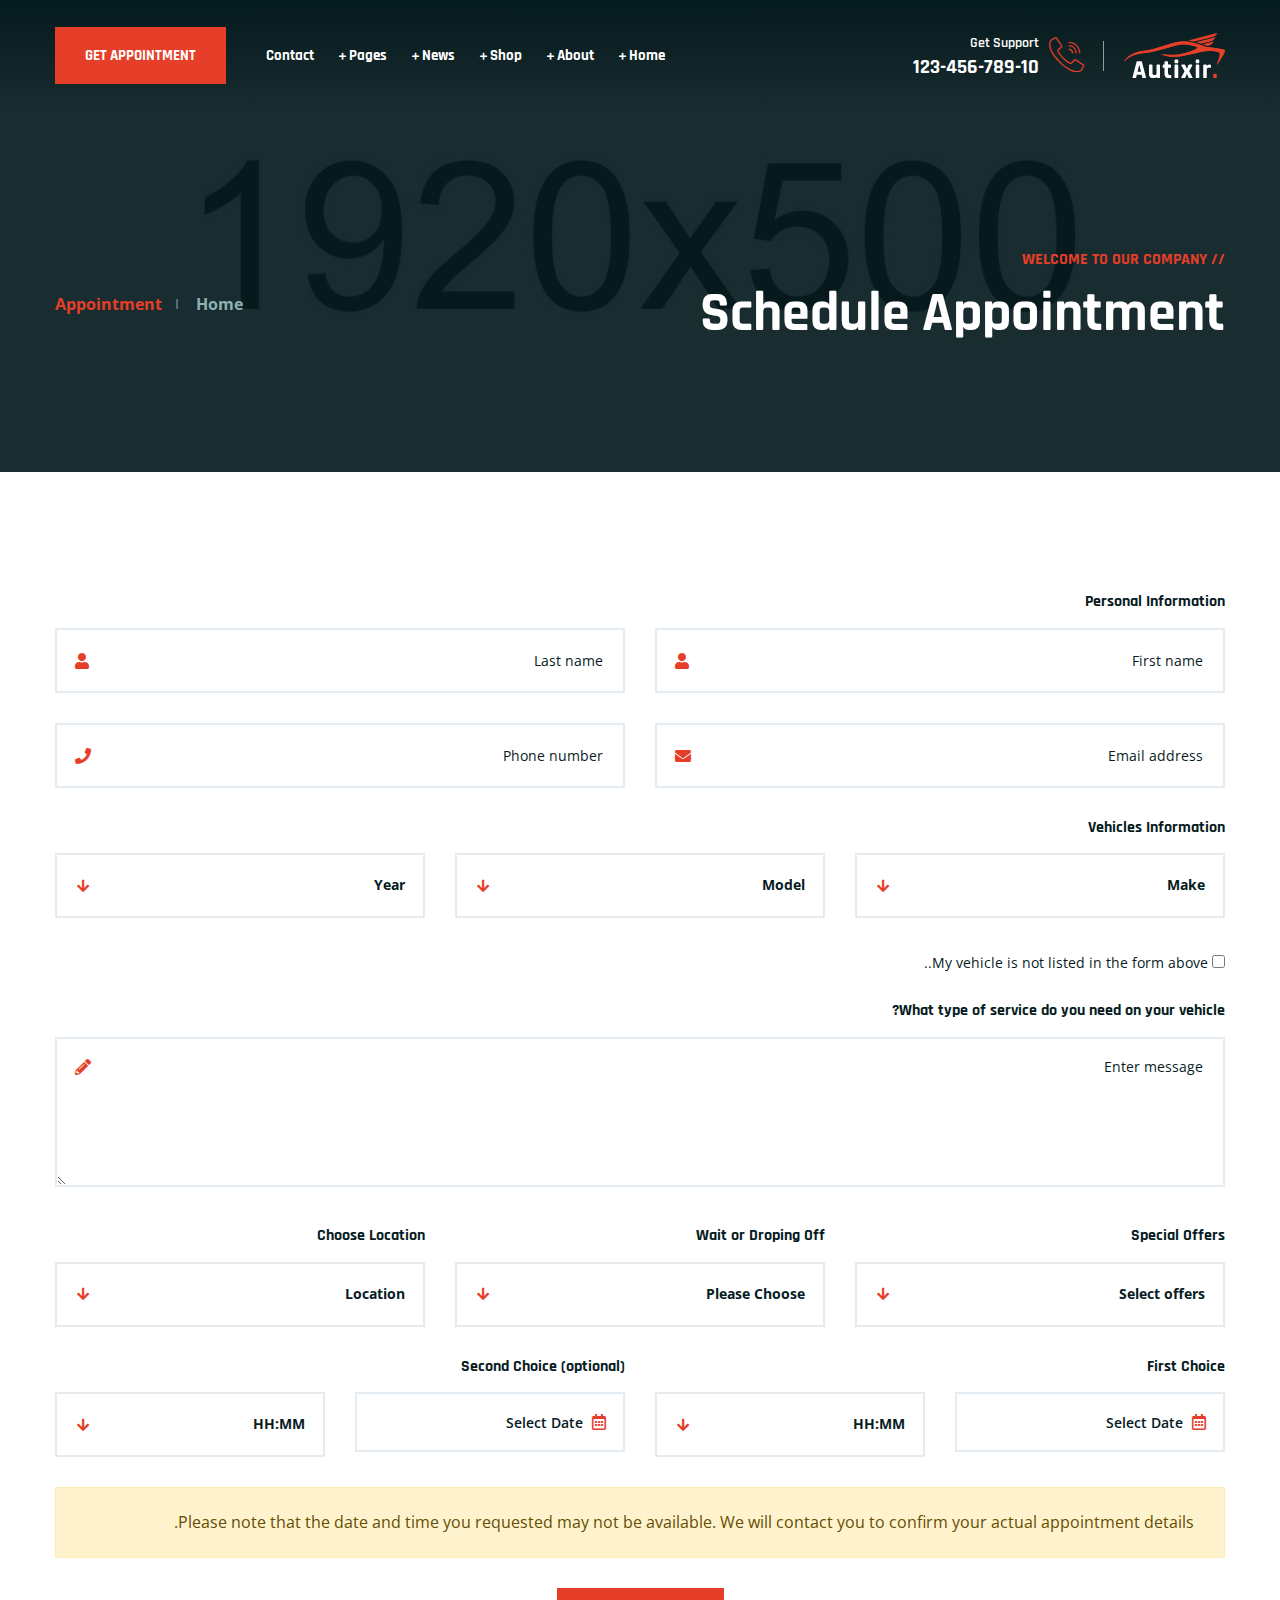
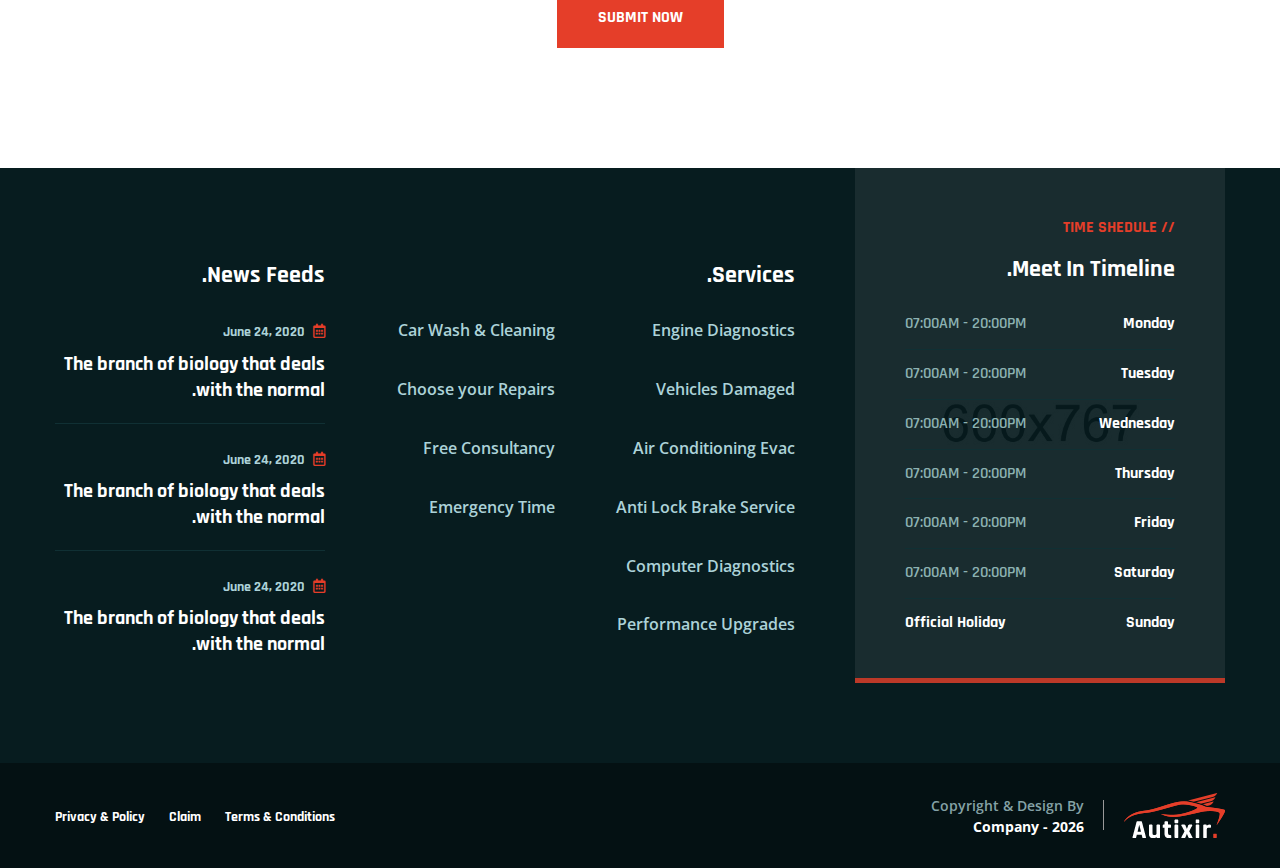
<file: appointment.html>
<!doctype html>
<html class="no-js" lang="zxx">

<head>
    <meta charset="utf-8">
    <meta http-equiv="x-ua-compatible" content="ie=edge">
    <title>Autixir - Car Services and Auto Mechanic HTML Template</title>
    <meta name="robots" content="noindex, follow" />
    <meta name="description" content="">
    <meta name="viewport" content="width=device-width, initial-scale=1, shrink-to-fit=no">

    <!-- Place favicon.png in the root directory -->
    <link rel="shortcut icon" href="img/favicon.png" type="image/x-icon" />
    <!-- Font Icons css -->
    <link rel="stylesheet" href="css/font-icons.css">
    <!-- plugins css -->
    <link rel="stylesheet" href="css/plugins.css">
    <!-- Main Stylesheet -->
    <link rel="stylesheet" href="css/style.css">
    <!-- Responsive css -->
    <link rel="stylesheet" href="css/responsive.css">
</head>

<body>
    <!--[if lte IE 9]>
        <p class="browserupgrade">You are using an <strong>outdated</strong> browser. Please <a href="https://browsehappy.com/">upgrade your browser</a> to improve your experience and security.</p>
    <![endif]-->

    <!-- Add your site or application content here -->

<!-- Body main wrapper start -->
<div class="body-wrapper">

    <!-- HEADER AREA START (header-4) -->
    <header class="ltn__header-area ltn__header-4 ltn__header-transparent gradient-color-2">
        <!-- ltn__header-middle-area start -->
        <div class="ltn__header-middle-area ltn__header-sticky ltn__sticky-bg-black ltn__logo-right-menu-option">
            <div class="container">
                <div class="row">
                    <div class="col">
                        <div class="site-logo-wrap">
                            <div class="site-logo">
                                <a href="index.html"><img src="img/logo-2.png" alt="Logo"></a>
                            </div>
                            <div class="get-support clearfix get-support-color-white">
                                <div class="get-support-icon">
                                    <i class="icon-call"></i>
                                </div>
                                <div class="get-support-info">
                                    <h6>Get Support</h6>
                                    <h4><a href="tel:+123456789">123-456-789-10</a></h4>
                                </div>
                            </div>
                        </div>
                    </div>
                    <div class="col header-menu-column menu-color-white">
                        <div class="header-menu d-none d-xl-block">
                            <nav>
                                <div class="ltn__main-menu">
                                    <ul>
                                        <li class="menu-icon"><a href="#">Home</a>
                                            <ul>
                                                <li><a href="index.html">Home Style - 01</a></li>
                                                <li><a href="index-2.html">Home Style - 02</a></li>
                                                <li><a href="index-3.html">Home Style - 03</a></li>
                                                <li><a href="index-4.html">Home Style - 04</a></li>
                                                <li><a href="index-5.html">Home Style - 05 <span class="menu-item-badge">video</span></a></li>
                                                <li><a href="index-6.html">Home Style - 06</a></li>
                                                <li><a href="index-7.html">Home Style - 07</a></li>
                                                <li><a href="index-8.html">Home Style - 08 <span class="menu-item-badge">Map</span></a></li>
                                                <li><a href="index-9.html">Home Style - 09</a></li>
                                                <li><a href="index-10.html">Home Style - 10</a></li>
                                                <li><a href="index-11.html">Home Style - 11</a></li>
                                            </ul>
                                        </li>
                                        <li class="menu-icon"><a href="#">About</a>
                                            <ul>
                                                <li><a href="about.html">About</a></li>
                                                <li><a href="service.html">Services</a></li>
                                                <li><a href="service-details.html">Service Details</a></li>
                                                <li><a href="portfolio.html">Portfolio</a></li>
                                                <li><a href="portfolio-2.html">Portfolio - 02</a></li>
                                                <li><a href="portfolio-details.html">Portfolio Details</a></li>
                                                <li><a href="team.html">Team</a></li>
                                                <li><a href="team-details.html">Team Details</a></li>
                                                <li><a href="faq.html">FAQ</a></li>
                                                <li><a href="locations.html">Google Map Locations</a></li>
                                            </ul>
                                        </li>
                                        <li class="menu-icon"><a href="#">Shop</a>
                                            <ul>
                                                <li><a href="shop.html">Shop</a></li>
                                                <li><a href="shop-grid.html">Shop Grid</a></li>
                                                <li><a href="shop-left-sidebar.html">Shop Left sidebar</a></li>
                                                <li><a href="shop-right-sidebar.html">Shop right sidebar</a></li>
                                                <li><a href="product-details.html">Shop details </a></li>
                                                <li><a href="product-details-2.html">Shop details 02</a></li>
                                                <li><a href="#">Other Pages <span class="float-end">>></span></a>
                                                    <ul>
                                                        <li><a href="cart.html">Cart</a></li>
                                                        <li><a href="wishlist.html">Wishlist</a></li>
                                                        <li><a href="checkout.html">Checkout</a></li>
                                                        <li><a href="order-tracking.html">Order Tracking</a></li>
                                                        <li><a href="account.html">My Account</a></li>
                                                        <li><a href="login.html">Sign in</a></li>
                                                        <li><a href="register.html">Register</a></li>
                                                    </ul>
                                                </li>
                                                <li><a href="shop-car-grid.html">Shop Car Grid</a></li>
                                                <li><a href="shop-car-left-sidebar.html">Shop Car Left sidebar</a></li>
                                                <li><a href="shop-car-right-sidebar.html">Shop Car right sidebar</a></li>
                                                <li><a href="product-details-3.html">Shop Car details </a></li>
                                            </ul>
                                        </li>
                                        <li class="menu-icon"><a href="#">News</a>
                                            <ul>
                                                <li><a href="blog.html">News</a></li>
                                                <li><a href="blog-grid.html">News Grid</a></li>
                                                <li><a href="blog-left-sidebar.html">News Left sidebar</a></li>
                                                <li><a href="blog-right-sidebar.html">News Right sidebar</a></li>
                                                <li><a href="blog-details.html">News details</a></li>
                                            </ul>
                                        </li>
                                        <li class="menu-icon"><a href="#">Pages</a>
                                            <ul class="mega-menu">
                                                <li><a href="#">Inner Pages</a>
                                                    <ul>
                                                        <li><a href="portfolio.html">Portfolio</a></li>
                                                        <li><a href="portfolio-2.html">Portfolio - 02</a></li>
                                                        <li><a href="portfolio-details.html">Portfolio Details</a></li>
                                                        <li><a href="team.html">Team</a></li>
                                                        <li><a href="team-details.html">Team Details</a></li>
                                                        <li><a href="faq.html">FAQ</a></li>
                                                    </ul>
                                                </li>
                                                <li><a href="#">Inner Pages</a>
                                                    <ul>
                                                        <li><a href="history.html">History</a></li>
                                                        <li><a href="appointment.html">Appointment</a></li>
                                                        <li><a href="locations.html">Google Map Locations</a></li>
                                                        <li><a href="404.html">404</a></li>
                                                        <li><a href="contact.html">Contact</a></li>
                                                        <li><a href="coming-soon.html">Coming Soon</a></li>
                                                    </ul>
                                                </li>
                                                <li><a href="#">Shop Pages</a>
                                                    <ul>
                                                        <li><a href="shop.html">Shop</a></li>
                                                        <li><a href="shop-left-sidebar.html">Shop Left sidebar</a></li>
                                                        <li><a href="shop-right-sidebar.html">Shop right sidebar</a></li>
                                                        <li><a href="shop-grid.html">Shop Grid</a></li>
                                                        <li><a href="product-details.html">Shop details </a></li>
                                                        <li><a href="cart.html">Cart</a></li>
                                                    </ul>
                                                </li>
                                                <li><a href="shop.html"><img src="img/banner/menu-banner-1.jpg" alt="#"></a>
                                                </li>
                                            </ul>
                                        </li>
                                        <li><a href="contact.html">Contact</a></li>
                                        <li class="special-link"><a href="appointment.html">GET APPOINTMENT</a></li>
                                    </ul>
                                </div>
                            </nav>
                        </div>
                    </div>
                    <!-- Mobile Menu Button -->
                    <div class="mobile-menu-toggle menu-btn-white menu-btn-border--- d-xl-none">
                        <a href="#ltn__utilize-mobile-menu" class="ltn__utilize-toggle">
                            <svg viewBox="0 0 800 600">
                                <path d="M300,220 C300,220 520,220 540,220 C740,220 640,540 520,420 C440,340 300,200 300,200" id="top"></path>
                                <path d="M300,320 L540,320" id="middle"></path>
                                <path d="M300,210 C300,210 520,210 540,210 C740,210 640,530 520,410 C440,330 300,190 300,190" id="bottom" transform="translate(480, 320) scale(1, -1) translate(-480, -318) "></path>
                            </svg>
                        </a>
                    </div>
                </div>
            </div>
        </div>
        <!-- ltn__header-middle-area end -->
    </header>
    <!-- HEADER AREA END -->
    
    <!-- Utilize Cart Menu Start -->
    <div id="ltn__utilize-cart-menu" class="ltn__utilize ltn__utilize-cart-menu">
        <div class="ltn__utilize-menu-inner ltn__scrollbar">
            <div class="ltn__utilize-menu-head">
                <span class="ltn__utilize-menu-title">Cart</span>
                <button class="ltn__utilize-close">×</button>
            </div>
            <div class="mini-cart-product-area ltn__scrollbar">
                <div class="mini-cart-item clearfix">
                    <div class="mini-cart-img">
                        <a href="#"><img src="img/product/1.png" alt="Image"></a>
                        <span class="mini-cart-item-delete"><i class="icon-cancel"></i></span>
                    </div>
                    <div class="mini-cart-info">
                        <h6><a href="#">Wheel Bearing Retainer</a></h6>
                        <span class="mini-cart-quantity">1 x $65.00</span>
                    </div>
                </div>
                <div class="mini-cart-item clearfix">
                    <div class="mini-cart-img">
                        <a href="#"><img src="img/product/2.png" alt="Image"></a>
                        <span class="mini-cart-item-delete"><i class="icon-cancel"></i></span>
                    </div>
                    <div class="mini-cart-info">
                        <h6><a href="#">Brake Conversion Kit</a></h6>
                        <span class="mini-cart-quantity">1 x $85.00</span>
                    </div>
                </div>
                <div class="mini-cart-item clearfix">
                    <div class="mini-cart-img">
                        <a href="#"><img src="img/product/3.png" alt="Image"></a>
                        <span class="mini-cart-item-delete"><i class="icon-cancel"></i></span>
                    </div>
                    <div class="mini-cart-info">
                        <h6><a href="#">OE Replica Wheels</a></h6>
                        <span class="mini-cart-quantity">1 x $92.00</span>
                    </div>
                </div>
                <div class="mini-cart-item clearfix">
                    <div class="mini-cart-img">
                        <a href="#"><img src="img/product/4.png" alt="Image"></a>
                        <span class="mini-cart-item-delete"><i class="icon-cancel"></i></span>
                    </div>
                    <div class="mini-cart-info">
                        <h6><a href="#">Shock Mount Insulator</a></h6>
                        <span class="mini-cart-quantity">1 x $68.00</span>
                    </div>
                </div>
            </div>
            <div class="mini-cart-footer">
                <div class="mini-cart-sub-total">
                    <h5>Subtotal: <span>$310.00</span></h5>
                </div>
                <div class="btn-wrapper">
                    <a href="cart.html" class="theme-btn-1 btn btn-effect-1">View Cart</a>
                    <a href="cart.html" class="theme-btn-2 btn btn-effect-2">Checkout</a>
                </div>
                <p>Free Shipping on All Orders Over $100!</p>
            </div>

        </div>
    </div>
    <!-- Utilize Cart Menu End -->

    <!-- Utilize Mobile Menu Start -->
    <div id="ltn__utilize-mobile-menu" class="ltn__utilize ltn__utilize-mobile-menu">
        <div class="ltn__utilize-menu-inner ltn__scrollbar">
            <div class="ltn__utilize-menu-head">
                <div class="site-logo">
                    <a href="index.html"><img src="img/logo.png" alt="Logo"></a>
                </div>
                <button class="ltn__utilize-close">×</button>
            </div>
            <div class="ltn__utilize-menu-search-form">
                <form action="#">
                    <input type="text" placeholder="Search...">
                    <button><i class="fas fa-search"></i></button>
                </form>
            </div>
            <div class="ltn__utilize-menu">
                <ul>
                    <li><a href="#">Home</a>
                        <ul class="sub-menu">
                            <li><a href="index.html">Home Style - 01</a></li>
                            <li><a href="index-2.html">Home Style - 02</a></li>
                            <li><a href="index-3.html">Home Style - 03</a></li>
                            <li><a href="index-4.html">Home Style - 04</a></li>
                            <li><a href="index-5.html">Home Style - 05 <span class="menu-item-badge">video</span></a></li>
                            <li><a href="index-6.html">Home Style - 06</a></li>
                            <li><a href="index-7.html">Home Style - 07</a></li>
                            <li><a href="index-8.html">Home Style - 08 <span class="menu-item-badge">Map</span></a></li>
                            <li><a href="index-9.html">Home Style - 09</a></li>
                            <li><a href="index-10.html">Home Style - 10</a></li>
                            <li><a href="index-11.html">Home Style - 11</a></li>
                        </ul>
                    </li>
                    <li><a href="#">About</a>
                        <ul class="sub-menu">
                            <li><a href="about.html">About</a></li>
                            <li><a href="service.html">Services</a></li>
                            <li><a href="service-details.html">Service Details</a></li>
                            <li><a href="portfolio.html">Portfolio</a></li>
                            <li><a href="portfolio-2.html">Portfolio - 02</a></li>
                            <li><a href="portfolio-details.html">Portfolio Details</a></li>
                            <li><a href="team.html">Team</a></li>
                            <li><a href="team-details.html">Team Details</a></li>
                            <li><a href="faq.html">FAQ</a></li>
                            <li><a href="locations.html">Google Map Locations</a></li>
                        </ul>
                    </li>
                    <li><a href="#">Shop</a>
                        <ul class="sub-menu">
                            <li><a href="shop.html">Shop</a></li>
                            <li><a href="shop-grid.html">Shop Grid</a></li>
                            <li><a href="shop-left-sidebar.html">Shop Left sidebar</a></li>
                            <li><a href="shop-right-sidebar.html">Shop right sidebar</a></li>
                            <li><a href="product-details.html">Shop details </a></li>
                            <li><a href="product-details-2.html">Shop details 02</a></li>
                            <li><a href="shop-car-grid.html">Shop Car Grid</a></li>
                            <li><a href="shop-car-left-sidebar.html">Shop Car Left sidebar</a></li>
                            <li><a href="shop-car-right-sidebar.html">Shop Car right sidebar</a></li>
                            <li><a href="product-details-3.html">Shop Car details </a></li>
                            <li><a href="cart.html">Cart</a></li>
                            <li><a href="wishlist.html">Wishlist</a></li>
                            <li><a href="checkout.html">Checkout</a></li>
                            <li><a href="order-tracking.html">Order Tracking</a></li>
                            <li><a href="account.html">My Account</a></li>
                            <li><a href="login.html">Sign in</a></li>
                            <li><a href="register.html">Register</a></li>
                        </ul>
                    </li>
                    <li><a href="#">News</a>
                        <ul class="sub-menu">
                            <li><a href="blog.html">News</a></li>
                            <li><a href="blog-grid.html">News Grid</a></li>
                            <li><a href="blog-left-sidebar.html">News Left sidebar</a></li>
                            <li><a href="blog-right-sidebar.html">News Right sidebar</a></li>
                            <li><a href="blog-details.html">News details</a></li>
                        </ul>
                    </li>
                    <li><a href="#">Pages</a>
                        <ul class="sub-menu">
                            <li><a href="about.html">About</a></li>
                            <li><a href="service.html">Services</a></li>
                            <li><a href="service-details.html">Service Details</a></li>
                            <li><a href="portfolio.html">Portfolio</a></li>
                            <li><a href="portfolio-2.html">Portfolio - 02</a></li>
                            <li><a href="portfolio-details.html">Portfolio Details</a></li>
                            <li><a href="team.html">Team</a></li>
                            <li><a href="team-details.html">Team Details</a></li>
                            <li><a href="faq.html">FAQ</a></li>
                            <li><a href="history.html">History</a></li>
                            <li><a href="appointment.html">Appointment</a></li>
                            <li><a href="locations.html">Google Map Locations</a></li>
                            <li><a href="404.html">404</a></li>
                            <li><a href="contact.html">Contact</a></li>
                            <li><a href="coming-soon.html">Coming Soon</a></li>
                        </ul>
                    </li>
                    <li><a href="contact.html">Contact</a></li>
                </ul>
            </div>
            <div class="ltn__utilize-buttons ltn__utilize-buttons-2">
                <ul>
                    <li>
                        <a href="account.html" title="My Account">
                            <span class="utilize-btn-icon">
                                <i class="far fa-user"></i>
                            </span>
                            My Account
                        </a>
                    </li>
                    <li>
                        <a href="wishlist.html" title="Wishlist">
                            <span class="utilize-btn-icon">
                                <i class="far fa-heart"></i>
                                <sup>3</sup>
                            </span>
                            Wishlist
                        </a>
                    </li>
                    <li>
                        <a href="cart.html" title="Shoping Cart">
                            <span class="utilize-btn-icon">
                                <i class="fas fa-shopping-cart"></i>
                                <sup>5</sup>
                            </span>
                            Shoping Cart
                        </a>
                    </li>
                </ul>
            </div>
            <div class="ltn__social-media-2">
                <ul>
                    <li><a href="#" title="Facebook"><i class="fab fa-facebook-f"></i></a></li>
                    <li><a href="#" title="Twitter"><i class="fab fa-twitter"></i></a></li>
                    <li><a href="#" title="Linkedin"><i class="fab fa-linkedin"></i></a></li>
                    <li><a href="#" title="Instagram"><i class="fab fa-instagram"></i></a></li>
                </ul>
            </div>
        </div>
    </div>
    <!-- Utilize Mobile Menu End -->

    <div class="ltn__utilize-overlay"></div>

    <!-- BREADCRUMB AREA START -->
    <div class="ltn__breadcrumb-area ltn__breadcrumb-area-2 ltn__breadcrumb-color-white bg-overlay-theme-black-90 bg-image" data-bs-bg="img/bg/9.jpg">
        <div class="container">
            <div class="row">
                <div class="col-lg-12">
                    <div class="ltn__breadcrumb-inner ltn__breadcrumb-inner-2 justify-content-between">
                        <div class="section-title-area ltn__section-title-2">
                            <h6 class="section-subtitle ltn__secondary-color">//  Welcome to our company</h6>
                            <h1 class="section-title white-color">Schedule Appointment</h1>
                        </div>
                        <div class="ltn__breadcrumb-list">
                            <ul>
                                <li><a href="index.html">Home</a></li>
                                <li>Appointment</li>
                            </ul>
                        </div>
                    </div>
                </div>
            </div>
        </div>
    </div>
    <!-- BREADCRUMB AREA END -->

    <!-- APPOINTMENT AREA START -->
    <div class="ltn__appointment-area pb-120">
        <div class="container">
            <div class="row">
                <div class="col-lg-12">
                    <div class="ltn__appointment-inner">
                        <form action="#">
                            <h6>Personal Information</h6>
                            <div class="row">
                                <div class="col-md-6">
                                    <div class="input-item input-item-name ltn__custom-icon">
                                        <input type="text" name="ltn__name" placeholder="First name">
                                    </div>
                                </div>
                                <div class="col-md-6">
                                    <div class="input-item input-item-name ltn__custom-icon">
                                        <input type="text" name="ltn__lastname" placeholder="Last name">
                                    </div>
                                </div>
                                <div class="col-md-6">
                                    <div class="input-item input-item-email ltn__custom-icon">
                                        <input type="email" name="ltn__email" placeholder="Email address">
                                    </div>
                                </div>
                                <div class="col-md-6">
                                    <div class="input-item input-item-phone ltn__custom-icon">
                                        <input type="text" name="ltn__phone" placeholder="Phone number">
                                    </div>
                                </div>
                            </div>
                            <h6>Vehicles Information</h6>
                            <div class="row">
                                <div class="col-lg-4 col-md-6">
                                    <div class="input-item">
                                        <select class="nice-select">
                                            <option>Make</option>
                                            <option>Audi</option>
                                            <option>BMW</option>
                                            <option>Honda</option>
                                            <option>Nissan</option>
                                        </select>
                                    </div>
                                </div>
                                <div class="col-lg-4 col-md-6">
                                    <div class="input-item">
                                        <select class="nice-select">
                                            <option>Model</option>
                                            <option>Any</option>
                                            <option>6 Series (1)</option>
                                            <option>7 Series (1)</option>
                                            <option>8 Series (1)</option>
                                        </select>
                                    </div>
                                </div>
                                <div class="col-lg-4 col-md-6">
                                    <div class="input-item">
                                        <select class="nice-select">
                                            <option>Year</option>
                                            <option>2015</option>
                                            <option>2016</option>
                                            <option>2017</option>
                                            <option>2018</option>
                                            <option>2019</option>
                                            <option>2020</option>
                                        </select>
                                    </div>
                                </div>
                                <div class="col-md-12">
                                    <p><label class="input-info-save mb-0"><input type="checkbox" name="agree"> My vehicle is not listed in the form above..</label></p>
                                </div>
                            </div>
                            <h6>What type of service do you need on your vehicle?</h6>
                            <div class="input-item input-item-textarea ltn__custom-icon">
                                <textarea name="ltn__message" placeholder="Enter message"></textarea>
                            </div>
                            <div class="row">
                                <div class="col-lg-4 col-md-6">
                                    <h6>Special Offers</h6>
                                    <div class="input-item">
                                        <select class="nice-select">
                                            <option>Select offers</option>
                                            <option>$20 Off A/C Recharge or Repairs</option>
                                            <option>$25 Off Brake Service</option>
                                        </select>
                                    </div>
                                </div>
                                <div class="col-lg-4 col-md-6">
                                    <h6>Wait or Droping Off</h6>
                                    <div class="input-item">
                                        <select class="nice-select">
                                            <option>Please Choose</option>
                                            <option>Waiting</option>
                                            <option>Dropping Off Vehicle</option>
                                        </select>
                                    </div>
                                </div>
                                <div class="col-lg-4 col-md-6">
                                    <h6>Choose Location</h6>
                                    <div class="input-item">
                                        <select class="nice-select">
                                            <option>Location</option>
                                            <option>Melbourne (9)</option>
                                            <option>Berlin (12)</option>
                                            <option>New York (5)</option>
                                            <option>london (7)</option>
                                        </select>
                                    </div>
                                </div>
                                <div class="col-lg-6">
                                    <h6>First Choice</h6>
                                    <div class="row">
                                        <div class="col-md-6">
                                            <div class="input-item ltn__datepicker">
                                                <div class="input-group date" data-provide="datepicker">
                                                    <input type="text" class="form-control" placeholder="Select Date">
                                                    <div class="input-group-addon">
                                                        <i class="far fa-calendar-alt"></i>
                                                    </div>
                                                </div>
                                            </div>
                                        </div>
                                        <div class="col-md-6">
                                            <div class="input-item input-item-time">
                                                <select class="nice-select">
                                                    <option>HH:MM</option>
                                                    <option>9:00 AM - 11:00 AM</option>
                                                    <option>11:00 AM - 13:00 PM</option>
                                                    <option>13:00 PM - 15:00 PM</option>
                                                    <option>15:00 PM - 17:00 PM</option>
                                                    <option>17:00 PM - 19:00 PM</option>
                                                </select>
                                            </div>
                                        </div>
                                    </div>
                                </div>
                                <div class="col-lg-6">
                                    <h6>Second Choice (optional)</h6>
                                    <div class="row">
                                        <div class="col-md-6">
                                            <div class="input-item ltn__datepicker">
                                                <div class="input-group date" data-provide="datepicker">
                                                    <input type="text" class="form-control" placeholder="Select Date">
                                                    <div class="input-group-addon">
                                                        <i class="far fa-calendar-alt"></i>
                                                    </div>
                                                </div>
                                            </div>
                                        </div>
                                        <div class="col-md-6">
                                            <div class="input-item input-item-time">
                                                <select class="nice-select">
                                                    <option>HH:MM</option>
                                                    <option>9:00 AM - 11:00 AM</option>
                                                    <option>11:00 AM - 13:00 PM</option>
                                                    <option>13:00 PM - 15:00 PM</option>
                                                    <option>15:00 PM - 17:00 PM</option>
                                                    <option>17:00 PM - 19:00 PM</option>
                                                </select>
                                            </div>
                                        </div>
                                    </div>
                                </div>
                            </div>
                            <div class="alert alert-warning" role="alert">
                                Please note that the date and time you requested may not be available. We will contact you to confirm your actual appointment details.
                            </div>
                              <div class="btn-wrapper text-center mt-0">
                                <button class="btn theme-btn-1 btn-effect-1 text-uppercase" type="submit">Submit Now</button>
                            </div>
                        </form>
                    </div>
                </div>
            </div>
        </div>
    </div>
    <!-- APPOINTMENT AREA END -->

    <!-- FOOTER AREA START (ltn__footer-2 ltn__footer-color-1) -->
    <footer class="ltn__footer-area ltn__footer-2 ltn__footer-color-1">
        <div class="footer-top-area  section-bg-2">
            <div class="container">
                <div class="row">
                    <div class="col-xl-4 col-md-5">
                        <div class="footer-widget ltn__footer-timeline-widget ltn__footer-timeline-widget-1 bg-image bg-overlay-theme-black-90" data-bs-bg="img/bg/4.jpg">
                            <h6 class="ltn__secondary-color text-uppercase">// time shedule</h6>
                            <h4 class="footer-title">Meet In Timeline.</h4>
                            <ul>
                                <li>Monday <span>07:00AM - 20:00PM</span></li>
                                <li>Tuesday <span>07:00AM - 20:00PM</span></li>
                                <li>Wednesday <span>07:00AM - 20:00PM</span></li>
                                <li>Thursday <span>07:00AM - 20:00PM</span></li>
                                <li>Friday <span>07:00AM - 20:00PM</span></li>
                                <li>Saturday <span>07:00AM - 20:00PM</span></li>
                                <li>Sunday <span>Official Holiday</span></li>
                            </ul>
                        </div>
                    </div>
                    <div class="col-xl-5 col-md-7">
                        <div class="footer-widget footer-menu-widget footer-menu-widget-2-column clearfix">
                            <h4 class="footer-title">Services.</h4>
                            <div class="footer-menu">
                                <ul>
                                    <li><a href="service.html">Engine Diagnostics</a></li>
                                    <li><a href="service.html">Vehicles Damaged</a></li>
                                    <li><a href="service.html">Air Conditioning Evac</a></li>
                                    <li><a href="service.html">Anti Lock Brake Service</a></li>
                                    <li><a href="service.html">Computer Diagnostics</a></li>
                                    <li><a href="service.html">Performance Upgrades</a></li>
                                </ul>
                            </div>
                            <div class="footer-menu">
                                <ul>
                                    <li><a href="service.html">Car Wash & Cleaning</a></li>
                                    <li><a href="service.html">Choose your Repairs</a></li>
                                    <li><a href="service.html">Free Consultancy</a></li>
                                    <li><a href="service.html">Emergency Time</a></li>
                                </ul>
                            </div>
                        </div>
                    </div>
                    <div class="col-xl-3 col-md-6">
                        <div class="footer-widget footer-blog-widget">
                            <h4 class="footer-title">News Feeds.</h4>
                            <div class="ltn__footer-blog-item">
                                <div class="ltn__blog-meta">
                                    <ul>
                                        <li class="ltn__blog-date"><i class="far fa-calendar-alt"></i> June 24, 2020</li>
                                    </ul>
                                </div>
                                <h4 class="ltn__blog-title"><a href="blog-details.html">The branch of biology that
                                    deals with the normal.</a></h4>
                            </div>
                            <div class="ltn__footer-blog-item">
                                <div class="ltn__blog-meta">
                                    <ul>
                                        <li class="ltn__blog-date"><i class="far fa-calendar-alt"></i> June 24, 2020</li>
                                    </ul>
                                </div>
                                <h4 class="ltn__blog-title"><a href="blog-details.html">The branch of biology that
                                    deals with the normal.</a></h4>
                            </div>
                            <div class="ltn__footer-blog-item">
                                <div class="ltn__blog-meta">
                                    <ul>
                                        <li class="ltn__blog-date"><i class="far fa-calendar-alt"></i> June 24, 2020</li>
                                    </ul>
                                </div>
                                <h4 class="ltn__blog-title"><a href="blog-details.html">The branch of biology that
                                    deals with the normal.</a></h4>
                            </div>
                        </div>
                    </div>
                </div>
            </div>
        </div>
        <div class="ltn__copyright-area ltn__copyright-2">
            <div class="container">
                <div class="row">
                    <div class="col-md-6 col-12">
                        <div class="site-logo-wrap">
                            <div class="site-logo">
                                <a href="index.html"><img src="img/logo-2.png" alt="Logo"></a>
                            </div>
                            <div class="get-support ltn__copyright-design clearfix">
                                <div class="get-support-info">
                                    <h6>Copyright & Design By</h6>
                                    <h4>Company - <span class="current-year"></span></h4>
                                </div>
                            </div>
                        </div>
                    </div>
                    <div class="col-md-6 col-12 align-self-center">
                        <div class="ltn__copyright-menu text-end">
                            <ul>
                                <li><a href="#">Terms & Conditions</a></li>
                                <li><a href="#">Claim</a></li>
                                <li><a href="#">Privacy & Policy</a></li>
                            </ul>
                        </div>
                    </div>
                </div>
            </div>
        </div>
    </footer>
    <!-- FOOTER AREA END -->

</div>
<!-- Body main wrapper end -->

    <!-- All JS Plugins -->
    <script src="js/plugins.js"></script>
    <!-- Main JS -->
    <script src="js/main.js"></script>
  
</body>
</html>
</file>
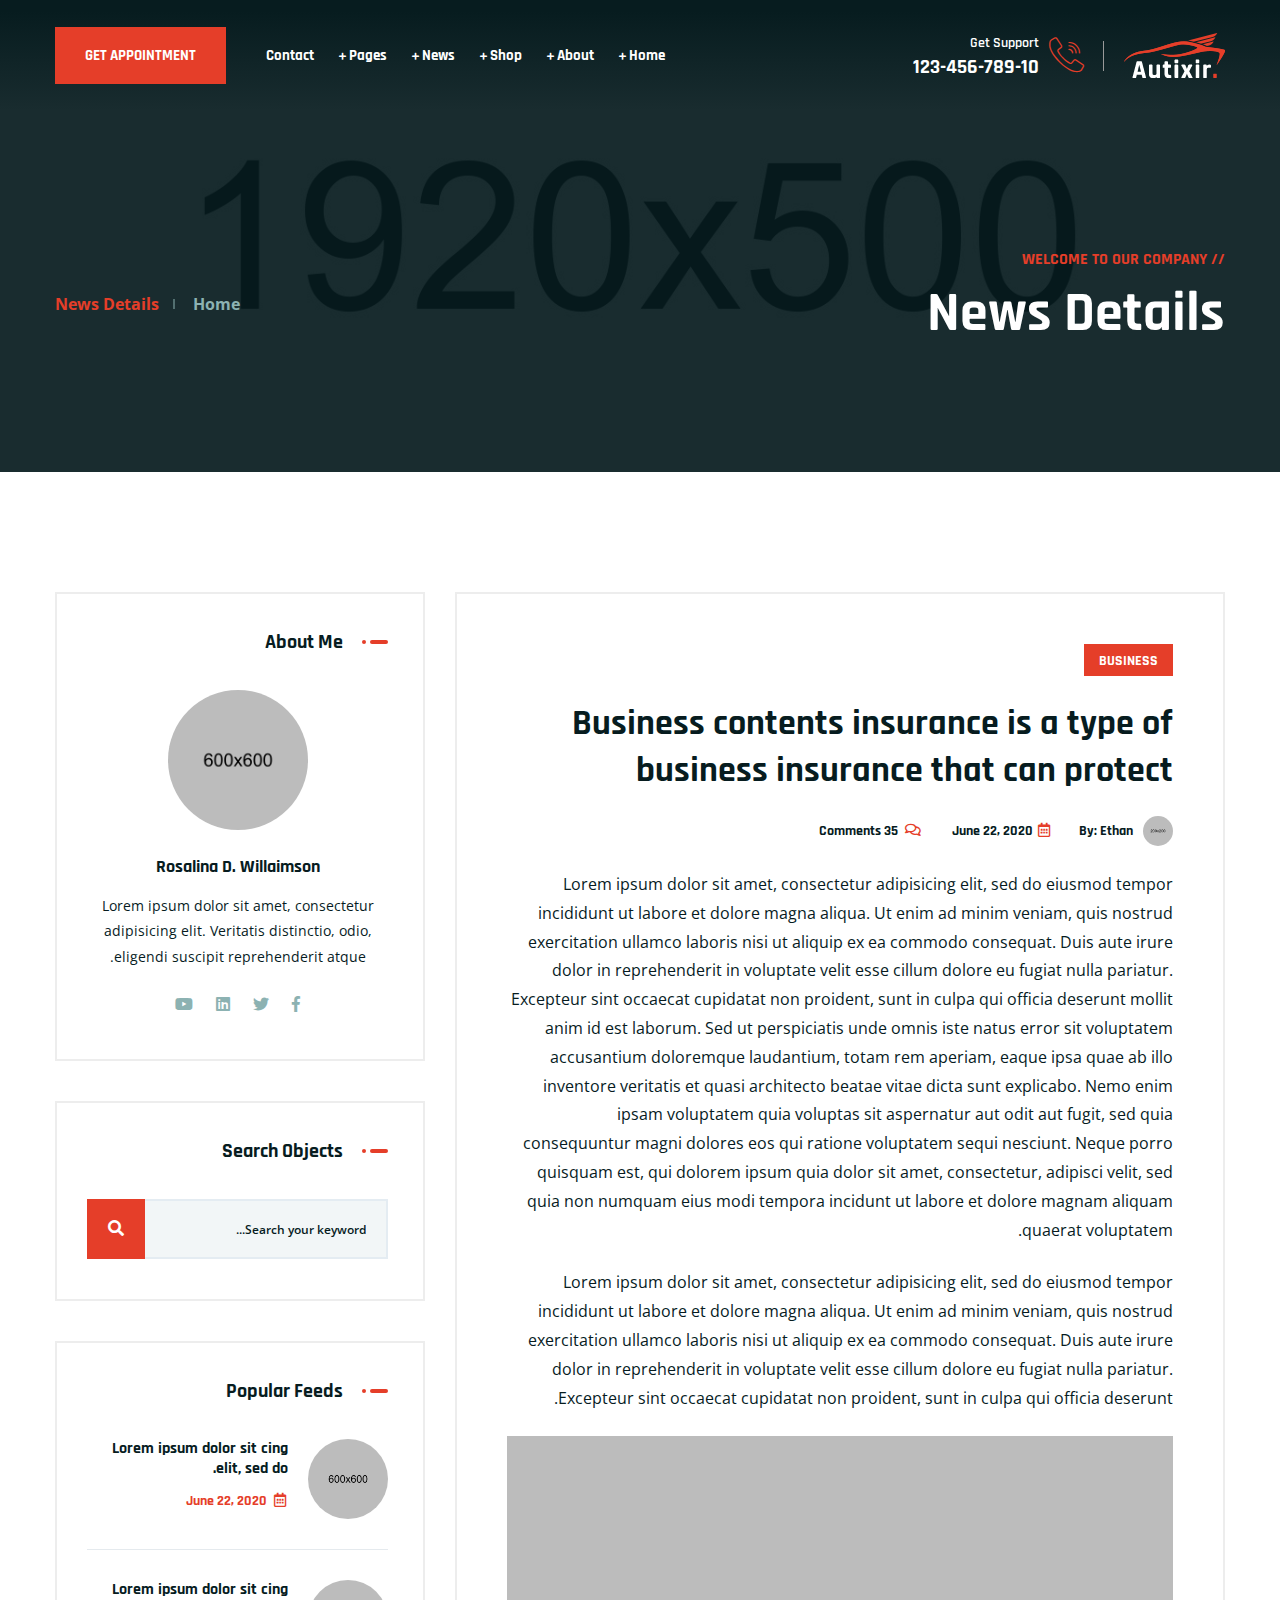
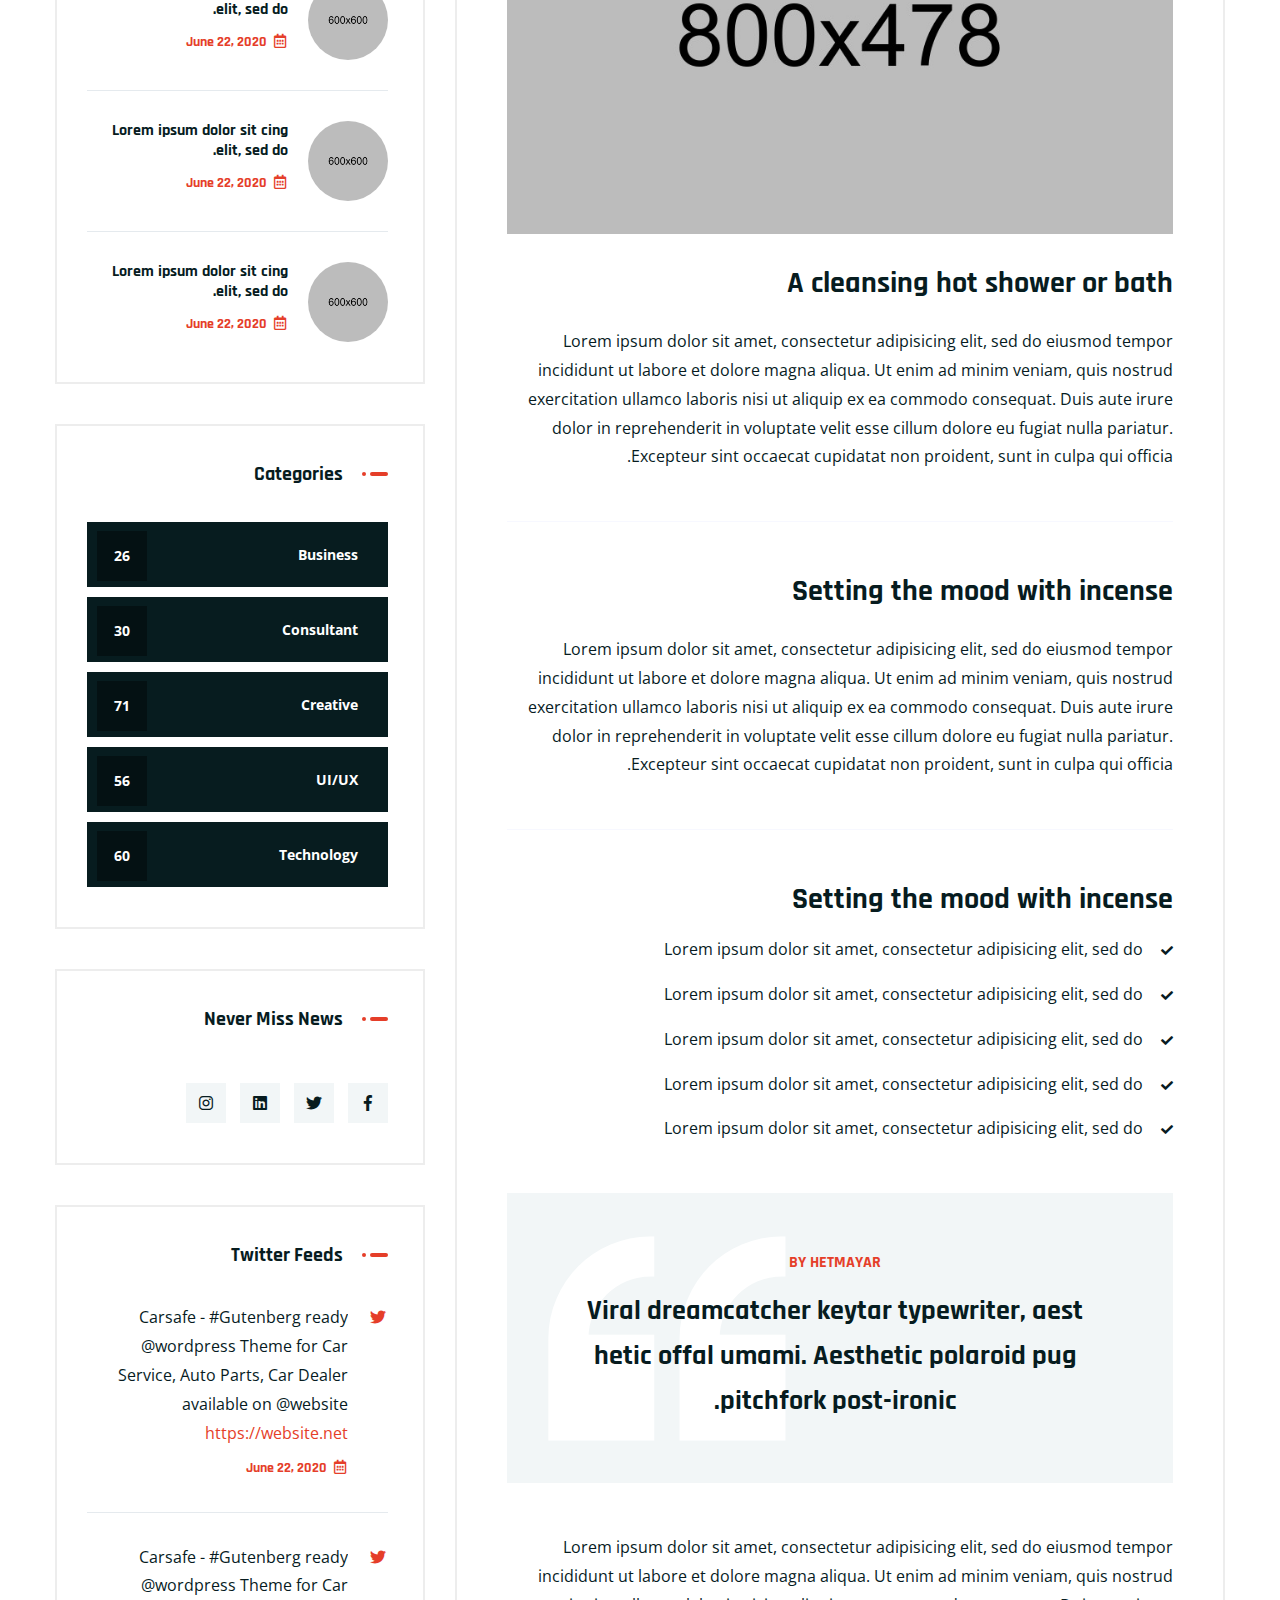
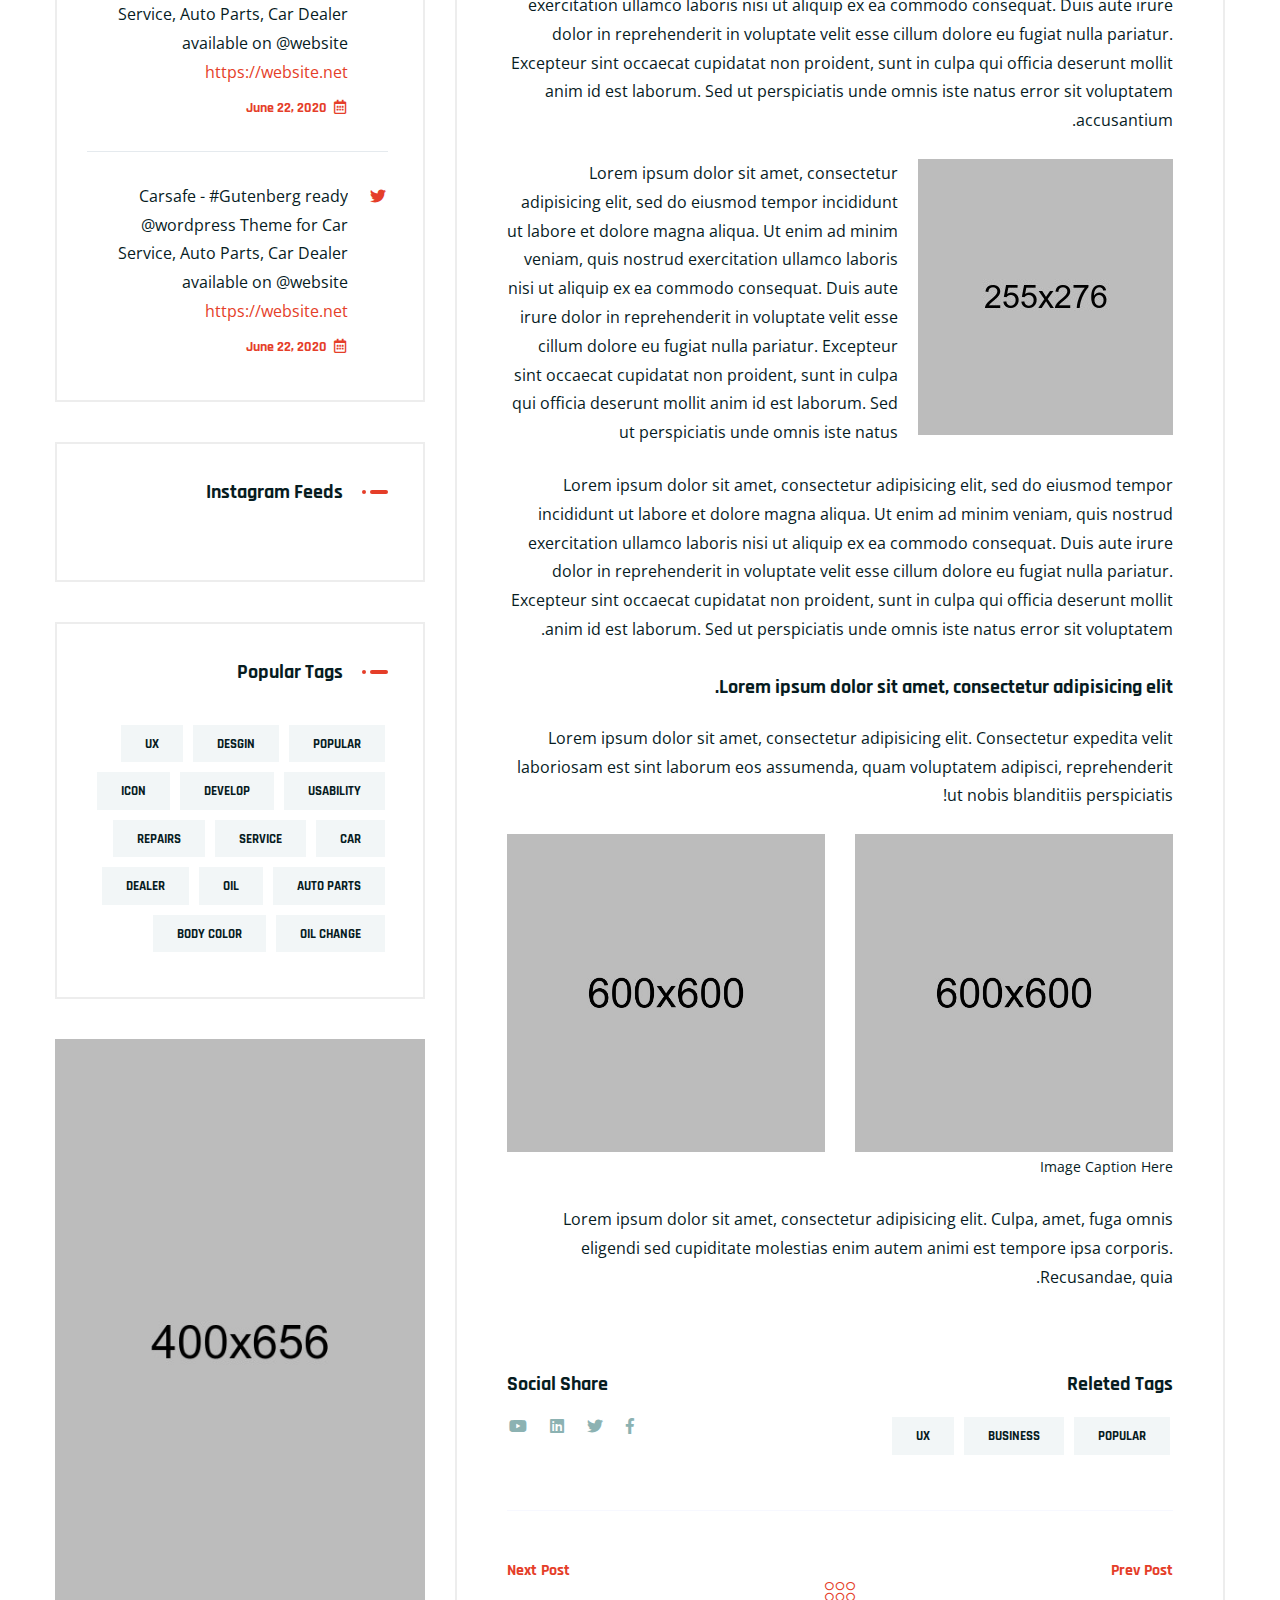
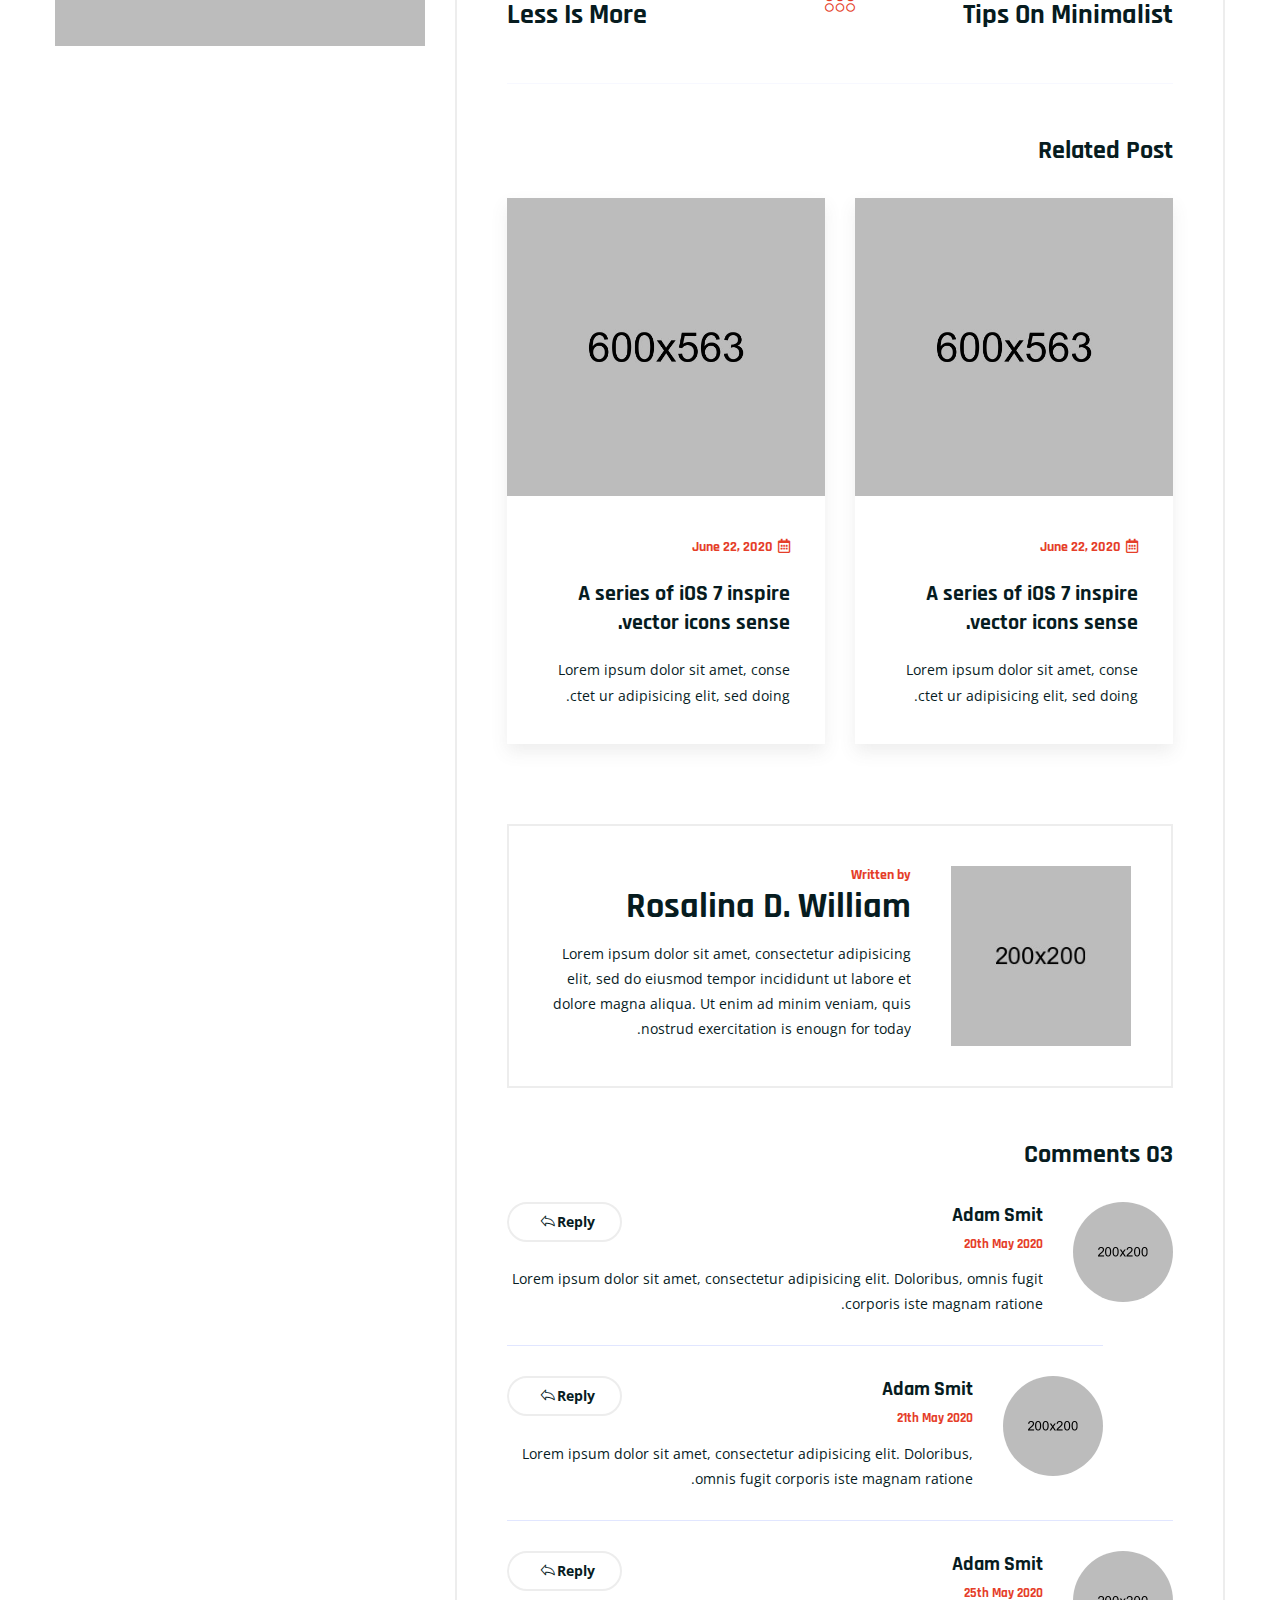
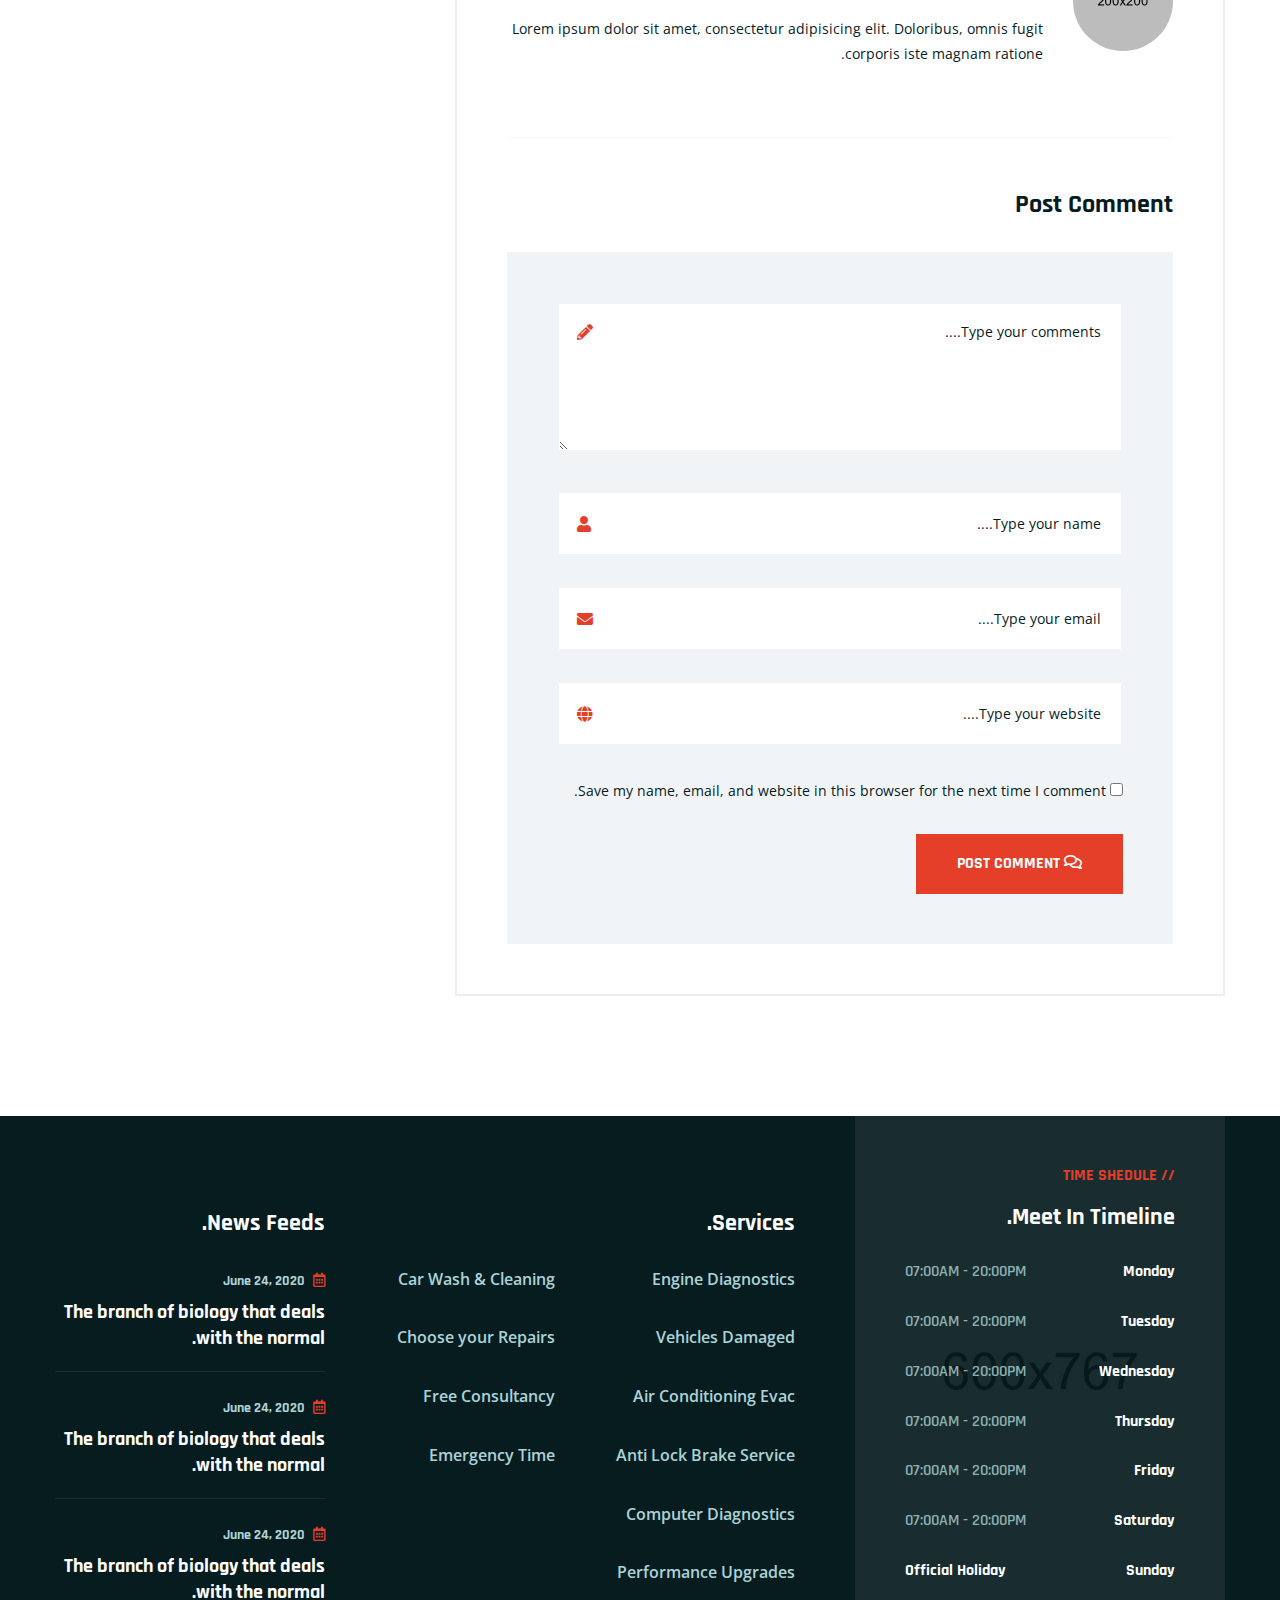
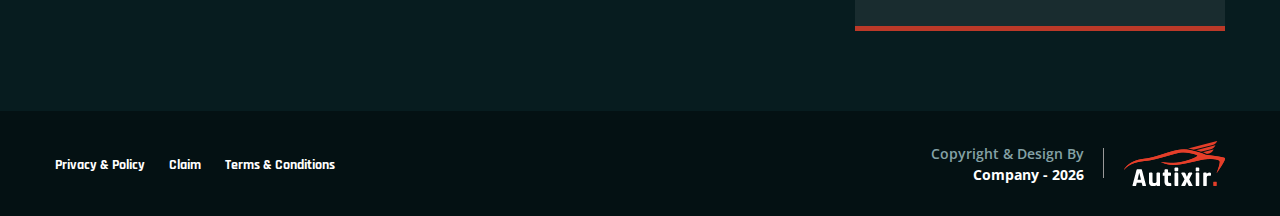
<file: blog-details.html>
<!doctype html>
<html class="no-js" lang="zxx">

<head>
    <meta charset="utf-8">
    <meta http-equiv="x-ua-compatible" content="ie=edge">
    <title>Autixir - Car Services and Auto Mechanic HTML Template</title>
    <meta name="robots" content="noindex, follow" />
    <meta name="description" content="">
    <meta name="viewport" content="width=device-width, initial-scale=1, shrink-to-fit=no">

    <!-- Place favicon.png in the root directory -->
    <link rel="shortcut icon" href="img/favicon.png" type="image/x-icon" />
    <!-- Font Icons css -->
    <link rel="stylesheet" href="css/font-icons.css">
    <!-- plugins css -->
    <link rel="stylesheet" href="css/plugins.css">
    <!-- Main Stylesheet -->
    <link rel="stylesheet" href="css/style.css">
    <!-- Responsive css -->
    <link rel="stylesheet" href="css/responsive.css">
</head>

<body>
    <!--[if lte IE 9]>
        <p class="browserupgrade">You are using an <strong>outdated</strong> browser. Please <a href="https://browsehappy.com/">upgrade your browser</a> to improve your experience and security.</p>
    <![endif]-->

    <!-- Add your site or application content here -->

<!-- Body main wrapper start -->
<div class="body-wrapper">

    <!-- HEADER AREA START (header-4) -->
    <header class="ltn__header-area ltn__header-4 ltn__header-transparent gradient-color-2">
        <!-- ltn__header-middle-area start -->
        <div class="ltn__header-middle-area ltn__header-sticky ltn__sticky-bg-black ltn__logo-right-menu-option">
            <div class="container">
                <div class="row">
                    <div class="col">
                        <div class="site-logo-wrap">
                            <div class="site-logo">
                                <a href="index.html"><img src="img/logo-2.png" alt="Logo"></a>
                            </div>
                            <div class="get-support clearfix get-support-color-white">
                                <div class="get-support-icon">
                                    <i class="icon-call"></i>
                                </div>
                                <div class="get-support-info">
                                    <h6>Get Support</h6>
                                    <h4><a href="tel:+123456789">123-456-789-10</a></h4>
                                </div>
                            </div>
                        </div>
                    </div>
                    <div class="col header-menu-column menu-color-white">
                        <div class="header-menu d-none d-xl-block">
                            <nav>
                                <div class="ltn__main-menu">
                                    <ul>
                                        <li class="menu-icon"><a href="#">Home</a>
                                            <ul class="sub-menu ltn__sub-menu-col-2">
                                                <li><a href="#">Home Pages</a>
                                                    <ul class="sub-menu-child">
                                                        <li>
                                                            <a href="index.html">Home Style - 01</a>
                                                            <img src="img/home-demos/home-1.jpg" alt="#">
                                                        </li>
                                                        <li>
                                                            <a href="index-2.html">Home Style - 02</a>
                                                            <img src="img/home-demos/home-2.jpg" alt="#">
                                                        </li>
                                                        <li>
                                                            <a href="index-3.html">Home Style - 03</a>
                                                            <img src="img/home-demos/home-3.jpg" alt="#">
                                                        </li>
                                                        <li>
                                                            <a href="index-4.html">Home Style - 04</a>
                                                            <img src="img/home-demos/home-4.jpg" alt="#">
                                                        </li>
                                                        <li>
                                                            <a href="index-5.html">Home Style - 05 <span class="menu-item-badge">video</span></a>
                                                            <img src="img/home-demos/home-5.jpg" alt="#">
                                                        </li>
                                                        <li>
                                                            <a href="index-6.html">Home Style - 06</a>
                                                            <img src="img/home-demos/home-6.jpg" alt="#">
                                                        </li>
                                                        <li>
                                                            <a href="index-7.html">Home Style - 07</a>
                                                            <img src="img/home-demos/home-7.jpg" alt="#">
                                                        </li>
                                                        <li>
                                                            <a href="index-8.html">Home Style - 08 <span class="menu-item-badge">Map</span></a>
                                                            <img src="img/home-demos/home-8.jpg" alt="#">
                                                        </li>
                                                    </ul>
                                                </li>
                                                <li><a href="#">Home Pages</a>
                                                    <ul class="sub-menu-child">
                                                        <li>
                                                            <a href="index-9.html">Home Style - 09</a>
                                                            <img src="img/home-demos/home-9.jpg" alt="#">
                                                        </li>
                                                        <li>
                                                            <a href="index-10.html">Home Style - 10</a>
                                                            <img src="img/home-demos/home-10.jpg" alt="#">
                                                        </li>
                                                        <li>
                                                            <a href="index-11.html">Home Style - 11</a>
                                                            <img src="img/home-demos/home-11.jpg" alt="#">
                                                        </li>
                                                        <li>
                                                            <a href="index-12.html">Home Style - 12</a>
                                                            <img src="img/home-demos/home-12.jpg" alt="#">
                                                        </li>
                                                        <li>
                                                            <a href="index-13.html">Home Style - 13</a>
                                                            <img src="img/home-demos/home-13.jpg" alt="#">
                                                        </li>
                                                        <li>
                                                            <a href="index-14.html">Home Style - 14</a>
                                                            <img src="img/home-demos/home-14.jpg" alt="#">
                                                        </li>
                                                        <li>
                                                            <a href="index-15.html">Home Style - 15</a>
                                                            <img src="img/home-demos/home-15.jpg" alt="#">
                                                        </li>
                                                        <li>
                                                            <a href="index-16.html">Home Style - 16</a>
                                                            <img src="img/home-demos/home-16.jpg" alt="#">
                                                        </li>
                                                    </ul>
                                                </li>
                                            </ul>
                                        </li>
                                        <li class="menu-icon"><a href="#">About</a>
                                            <ul>
                                                <li><a href="about.html">About</a></li>
                                                <li><a href="service.html">Services</a></li>
                                                <li><a href="service-details.html">Service Details</a></li>
                                                <li><a href="portfolio.html">Portfolio</a></li>
                                                <li><a href="portfolio-2.html">Portfolio - 02</a></li>
                                                <li><a href="portfolio-details.html">Portfolio Details</a></li>
                                                <li><a href="team.html">Team</a></li>
                                                <li><a href="team-details.html">Team Details</a></li>
                                                <li><a href="faq.html">FAQ</a></li>
                                                <li><a href="locations.html">Google Map Locations</a></li>
                                            </ul>
                                        </li>
                                        <li class="menu-icon"><a href="#">Shop</a>
                                            <ul>
                                                <li><a href="shop.html">Shop</a></li>
                                                <li><a href="shop-grid.html">Shop Grid</a></li>
                                                <li><a href="shop-left-sidebar.html">Shop Left sidebar</a></li>
                                                <li><a href="shop-right-sidebar.html">Shop right sidebar</a></li>
                                                <li><a href="product-details.html">Shop details </a></li>
                                                <li><a href="product-details-2.html">Shop details 02</a></li>
                                                <li><a href="#">Other Pages <span class="float-end">>></span></a>
                                                    <ul>
                                                        <li><a href="cart.html">Cart</a></li>
                                                        <li><a href="wishlist.html">Wishlist</a></li>
                                                        <li><a href="checkout.html">Checkout</a></li>
                                                        <li><a href="order-tracking.html">Order Tracking</a></li>
                                                        <li><a href="account.html">My Account</a></li>
                                                        <li><a href="login.html">Sign in</a></li>
                                                        <li><a href="register.html">Register</a></li>
                                                    </ul>
                                                </li>
                                                <li><a href="shop-car-grid.html">Shop Car Grid</a></li>
                                                <li><a href="shop-car-left-sidebar.html">Shop Car Left sidebar</a></li>
                                                <li><a href="shop-car-right-sidebar.html">Shop Car right sidebar</a></li>
                                                <li><a href="product-details-3.html">Shop Car details </a></li>
                                            </ul>
                                        </li>
                                        <li class="menu-icon"><a href="#">News</a>
                                            <ul>
                                                <li><a href="blog.html">News</a></li>
                                                <li><a href="blog-grid.html">News Grid</a></li>
                                                <li><a href="blog-left-sidebar.html">News Left sidebar</a></li>
                                                <li><a href="blog-right-sidebar.html">News Right sidebar</a></li>
                                                <li><a href="blog-details.html">News details</a></li>
                                            </ul>
                                        </li>
                                        <li class="menu-icon"><a href="#">Pages</a>
                                            <ul class="mega-menu">
                                                <li><a href="#">Inner Pages</a>
                                                    <ul>
                                                        <li><a href="portfolio.html">Portfolio</a></li>
                                                        <li><a href="portfolio-2.html">Portfolio - 02</a></li>
                                                        <li><a href="portfolio-details.html">Portfolio Details</a></li>
                                                        <li><a href="team.html">Team</a></li>
                                                        <li><a href="team-details.html">Team Details</a></li>
                                                        <li><a href="faq.html">FAQ</a></li>
                                                    </ul>
                                                </li>
                                                <li><a href="#">Inner Pages</a>
                                                    <ul>
                                                        <li><a href="history.html">History</a></li>
                                                        <li><a href="appointment.html">Appointment</a></li>
                                                        <li><a href="locations.html">Google Map Locations</a></li>
                                                        <li><a href="404.html">404</a></li>
                                                        <li><a href="contact.html">Contact</a></li>
                                                        <li><a href="coming-soon.html">Coming Soon</a></li>
                                                    </ul>
                                                </li>
                                                <li><a href="#">Shop Pages</a>
                                                    <ul>
                                                        <li><a href="shop.html">Shop</a></li>
                                                        <li><a href="shop-left-sidebar.html">Shop Left sidebar</a></li>
                                                        <li><a href="shop-right-sidebar.html">Shop right sidebar</a></li>
                                                        <li><a href="shop-grid.html">Shop Grid</a></li>
                                                        <li><a href="product-details.html">Shop details </a></li>
                                                        <li><a href="cart.html">Cart</a></li>
                                                    </ul>
                                                </li>
                                                <li><a href="shop.html"><img src="img/banner/menu-banner-1.jpg" alt="#"></a>
                                                </li>
                                            </ul>
                                        </li>
                                        <li><a href="contact.html">Contact</a></li>
                                        <li class="special-link"><a href="appointment.html">GET APPOINTMENT</a></li>
                                    </ul>
                                </div>
                            </nav>
                        </div>
                    </div>
                    <!-- Mobile Menu Button -->
                    <div class="mobile-menu-toggle menu-btn-white menu-btn-border--- d-xl-none">
                        <a href="#ltn__utilize-mobile-menu" class="ltn__utilize-toggle">
                            <svg viewBox="0 0 800 600">
                                <path d="M300,220 C300,220 520,220 540,220 C740,220 640,540 520,420 C440,340 300,200 300,200" id="top"></path>
                                <path d="M300,320 L540,320" id="middle"></path>
                                <path d="M300,210 C300,210 520,210 540,210 C740,210 640,530 520,410 C440,330 300,190 300,190" id="bottom" transform="translate(480, 320) scale(1, -1) translate(-480, -318) "></path>
                            </svg>
                        </a>
                    </div>
                </div>
            </div>
        </div>
        <!-- ltn__header-middle-area end -->
    </header>
    <!-- HEADER AREA END -->
    
    <!-- Utilize Cart Menu Start -->
    <div id="ltn__utilize-cart-menu" class="ltn__utilize ltn__utilize-cart-menu">
        <div class="ltn__utilize-menu-inner ltn__scrollbar">
            <div class="ltn__utilize-menu-head">
                <span class="ltn__utilize-menu-title">Cart</span>
                <button class="ltn__utilize-close">×</button>
            </div>
            <div class="mini-cart-product-area ltn__scrollbar">
                <div class="mini-cart-item clearfix">
                    <div class="mini-cart-img">
                        <a href="#"><img src="img/product/1.png" alt="Image"></a>
                        <span class="mini-cart-item-delete"><i class="icon-cancel"></i></span>
                    </div>
                    <div class="mini-cart-info">
                        <h6><a href="#">Wheel Bearing Retainer</a></h6>
                        <span class="mini-cart-quantity">1 x $65.00</span>
                    </div>
                </div>
                <div class="mini-cart-item clearfix">
                    <div class="mini-cart-img">
                        <a href="#"><img src="img/product/2.png" alt="Image"></a>
                        <span class="mini-cart-item-delete"><i class="icon-cancel"></i></span>
                    </div>
                    <div class="mini-cart-info">
                        <h6><a href="#">Brake Conversion Kit</a></h6>
                        <span class="mini-cart-quantity">1 x $85.00</span>
                    </div>
                </div>
                <div class="mini-cart-item clearfix">
                    <div class="mini-cart-img">
                        <a href="#"><img src="img/product/3.png" alt="Image"></a>
                        <span class="mini-cart-item-delete"><i class="icon-cancel"></i></span>
                    </div>
                    <div class="mini-cart-info">
                        <h6><a href="#">OE Replica Wheels</a></h6>
                        <span class="mini-cart-quantity">1 x $92.00</span>
                    </div>
                </div>
                <div class="mini-cart-item clearfix">
                    <div class="mini-cart-img">
                        <a href="#"><img src="img/product/4.png" alt="Image"></a>
                        <span class="mini-cart-item-delete"><i class="icon-cancel"></i></span>
                    </div>
                    <div class="mini-cart-info">
                        <h6><a href="#">Shock Mount Insulator</a></h6>
                        <span class="mini-cart-quantity">1 x $68.00</span>
                    </div>
                </div>
            </div>
            <div class="mini-cart-footer">
                <div class="mini-cart-sub-total">
                    <h5>Subtotal: <span>$310.00</span></h5>
                </div>
                <div class="btn-wrapper">
                    <a href="cart.html" class="theme-btn-1 btn btn-effect-1">View Cart</a>
                    <a href="cart.html" class="theme-btn-2 btn btn-effect-2">Checkout</a>
                </div>
                <p>Free Shipping on All Orders Over $100!</p>
            </div>

        </div>
    </div>
    <!-- Utilize Cart Menu End -->

    <!-- Utilize Mobile Menu Start -->
    <div id="ltn__utilize-mobile-menu" class="ltn__utilize ltn__utilize-mobile-menu">
        <div class="ltn__utilize-menu-inner ltn__scrollbar">
            <div class="ltn__utilize-menu-head">
                <div class="site-logo">
                    <a href="index.html"><img src="img/logo.png" alt="Logo"></a>
                </div>
                <button class="ltn__utilize-close">×</button>
            </div>
            <div class="ltn__utilize-menu-search-form">
                <form action="#">
                    <input type="text" placeholder="Search...">
                    <button><i class="fas fa-search"></i></button>
                </form>
            </div>
            <div class="ltn__utilize-menu">
                <ul>
                    <li><a href="#">Home</a>
                        <ul class="sub-menu">
                            <li><a href="index.html">Home Style - 01</a></li>
                            <li><a href="index-2.html">Home Style - 02</a></li>
                            <li><a href="index-3.html">Home Style - 03</a></li>
                            <li><a href="index-4.html">Home Style - 04</a></li>
                            <li><a href="index-5.html">Home Style - 05 <span class="menu-item-badge">video</span></a></li>
                            <li><a href="index-6.html">Home Style - 06</a></li>
                            <li><a href="index-7.html">Home Style - 07</a></li>
                            <li><a href="index-8.html">Home Style - 08 <span class="menu-item-badge">Map</span></a></li>
                            <li><a href="index-9.html">Home Style - 09</a></li>
                            <li><a href="index-10.html">Home Style - 10</a></li>
                            <li><a href="index-11.html">Home Style - 11</a></li>
                            <li><a href="index-12.html">Home Style - 12</a></li>
                            <li><a href="index-13.html">Home Style - 13</a></li>
                            <li><a href="index-14.html">Home Style - 14</a></li>
                            <li><a href="index-15.html">Home Style - 15</a></li>
                            <li><a href="index-16.html">Home Style - 16</a></li>
                        </ul>
                    </li>
                    <li><a href="#">About</a>
                        <ul class="sub-menu">
                            <li><a href="about.html">About</a></li>
                            <li><a href="service.html">Services</a></li>
                            <li><a href="service-details.html">Service Details</a></li>
                            <li><a href="portfolio.html">Portfolio</a></li>
                            <li><a href="portfolio-2.html">Portfolio - 02</a></li>
                            <li><a href="portfolio-details.html">Portfolio Details</a></li>
                            <li><a href="team.html">Team</a></li>
                            <li><a href="team-details.html">Team Details</a></li>
                            <li><a href="faq.html">FAQ</a></li>
                            <li><a href="locations.html">Google Map Locations</a></li>
                        </ul>
                    </li>
                    <li><a href="#">Shop</a>
                        <ul class="sub-menu">
                            <li><a href="shop.html">Shop</a></li>
                            <li><a href="shop-grid.html">Shop Grid</a></li>
                            <li><a href="shop-left-sidebar.html">Shop Left sidebar</a></li>
                            <li><a href="shop-right-sidebar.html">Shop right sidebar</a></li>
                            <li><a href="product-details.html">Shop details </a></li>
                            <li><a href="product-details-2.html">Shop details 02</a></li>
                            <li><a href="shop-car-grid.html">Shop Car Grid</a></li>
                            <li><a href="shop-car-left-sidebar.html">Shop Car Left sidebar</a></li>
                            <li><a href="shop-car-right-sidebar.html">Shop Car right sidebar</a></li>
                            <li><a href="product-details-3.html">Shop Car details </a></li>
                            <li><a href="cart.html">Cart</a></li>
                            <li><a href="wishlist.html">Wishlist</a></li>
                            <li><a href="checkout.html">Checkout</a></li>
                            <li><a href="order-tracking.html">Order Tracking</a></li>
                            <li><a href="account.html">My Account</a></li>
                            <li><a href="login.html">Sign in</a></li>
                            <li><a href="register.html">Register</a></li>
                        </ul>
                    </li>
                    <li><a href="#">News</a>
                        <ul class="sub-menu">
                            <li><a href="blog.html">News</a></li>
                            <li><a href="blog-grid.html">News Grid</a></li>
                            <li><a href="blog-left-sidebar.html">News Left sidebar</a></li>
                            <li><a href="blog-right-sidebar.html">News Right sidebar</a></li>
                            <li><a href="blog-details.html">News details</a></li>
                        </ul>
                    </li>
                    <li><a href="#">Pages</a>
                        <ul class="sub-menu">
                            <li><a href="about.html">About</a></li>
                            <li><a href="service.html">Services</a></li>
                            <li><a href="service-details.html">Service Details</a></li>
                            <li><a href="portfolio.html">Portfolio</a></li>
                            <li><a href="portfolio-2.html">Portfolio - 02</a></li>
                            <li><a href="portfolio-details.html">Portfolio Details</a></li>
                            <li><a href="team.html">Team</a></li>
                            <li><a href="team-details.html">Team Details</a></li>
                            <li><a href="faq.html">FAQ</a></li>
                            <li><a href="history.html">History</a></li>
                            <li><a href="appointment.html">Appointment</a></li>
                            <li><a href="locations.html">Google Map Locations</a></li>
                            <li><a href="404.html">404</a></li>
                            <li><a href="contact.html">Contact</a></li>
                            <li><a href="coming-soon.html">Coming Soon</a></li>
                        </ul>
                    </li>
                    <li><a href="contact.html">Contact</a></li>
                </ul>
            </div>
            <div class="ltn__utilize-buttons ltn__utilize-buttons-2">
                <ul>
                    <li>
                        <a href="account.html" title="My Account">
                            <span class="utilize-btn-icon">
                                <i class="far fa-user"></i>
                            </span>
                            My Account
                        </a>
                    </li>
                    <li>
                        <a href="wishlist.html" title="Wishlist">
                            <span class="utilize-btn-icon">
                                <i class="far fa-heart"></i>
                                <sup>3</sup>
                            </span>
                            Wishlist
                        </a>
                    </li>
                    <li>
                        <a href="cart.html" title="Shoping Cart">
                            <span class="utilize-btn-icon">
                                <i class="fas fa-shopping-cart"></i>
                                <sup>5</sup>
                            </span>
                            Shoping Cart
                        </a>
                    </li>
                </ul>
            </div>
            <div class="ltn__social-media-2">
                <ul>
                    <li><a href="#" title="Facebook"><i class="fab fa-facebook-f"></i></a></li>
                    <li><a href="#" title="Twitter"><i class="fab fa-twitter"></i></a></li>
                    <li><a href="#" title="Linkedin"><i class="fab fa-linkedin"></i></a></li>
                    <li><a href="#" title="Instagram"><i class="fab fa-instagram"></i></a></li>
                </ul>
            </div>
        </div>
    </div>
    <!-- Utilize Mobile Menu End -->

    <div class="ltn__utilize-overlay"></div>

    <!-- BREADCRUMB AREA START -->
    <div class="ltn__breadcrumb-area ltn__breadcrumb-area-2 ltn__breadcrumb-color-white bg-overlay-theme-black-90 bg-image" data-bs-bg="img/bg/9.jpg">
        <div class="container">
            <div class="row">
                <div class="col-lg-12">
                    <div class="ltn__breadcrumb-inner ltn__breadcrumb-inner-2 justify-content-between">
                        <div class="section-title-area ltn__section-title-2">
                            <h6 class="section-subtitle ltn__secondary-color">//  Welcome to our company</h6>
                            <h1 class="section-title white-color">News Details</h1>
                        </div>
                        <div class="ltn__breadcrumb-list">
                            <ul>
                                <li><a href="index.html">Home</a></li>
                                <li>News Details</li>
                            </ul>
                        </div>
                    </div>
                </div>
            </div>
        </div>
    </div>
    <!-- BREADCRUMB AREA END -->

    <!-- PAGE DETAILS AREA START (blog-details) -->
    <div class="ltn__page-details-area ltn__blog-details-area mb-120">
        <div class="container">
            <div class="row">
                <div class="col-lg-8">
                    <div class="ltn__blog-details-wrap">
                        <div class="ltn__page-details-inner ltn__blog-details-inner">
                            <div class="ltn__blog-meta">
                                <ul>
                                    <li class="ltn__blog-category">
                                        <a href="#">Business</a>
                                    </li>
                                </ul>
                            </div>
                            <h2 class="ltn__blog-title">Business contents insurance is a type of
                                business insurance that can protect</h2>
                            <div class="ltn__blog-meta">
                                <ul>
                                    <li class="ltn__blog-author">
                                        <a href="#"><img src="img/blog/author.jpg" alt="#">By: Ethan</a>
                                    </li>
                                    <li class="ltn__blog-date">
                                        <i class="far fa-calendar-alt"></i>June 22, 2020
                                    </li>
                                    <li>
                                        <a href="#"><i class="far fa-comments"></i>35 Comments</a>
                                    </li>
                                </ul>
                            </div>
                            <p>Lorem ipsum dolor sit amet, consectetur adipisicing elit, sed do eiusmod tempor incididunt ut labore et dolore magna aliqua. Ut enim ad minim veniam, quis nostrud exercitation ullamco laboris nisi ut aliquip ex ea commodo consequat. Duis aute irure dolor in reprehenderit in voluptate velit esse cillum dolore eu fugiat nulla pariatur. Excepteur sint occaecat cupidatat non proident, sunt in culpa qui officia deserunt mollit anim id est laborum. Sed ut perspiciatis unde omnis iste natus error sit voluptatem accusantium doloremque laudantium, totam rem aperiam, eaque ipsa quae ab illo inventore veritatis et quasi architecto beatae vitae dicta sunt explicabo. Nemo enim ipsam voluptatem quia voluptas sit aspernatur aut odit aut fugit, sed quia consequuntur magni dolores eos qui ratione voluptatem sequi nesciunt. Neque porro quisquam est, qui dolorem ipsum quia dolor sit amet, consectetur, adipisci velit, sed quia non numquam eius modi tempora incidunt ut labore et dolore magnam aliquam quaerat voluptatem.</p>
                            <p>Lorem ipsum dolor sit amet, consectetur adipisicing elit, sed do eiusmod tempor incididunt ut labore et dolore magna aliqua. Ut enim ad minim veniam, quis nostrud exercitation ullamco laboris nisi ut aliquip ex ea commodo consequat. Duis aute irure dolor in reprehenderit in voluptate velit esse cillum dolore eu fugiat nulla pariatur. Excepteur sint occaecat cupidatat non proident, sunt in culpa qui officia deserunt.</p>
                            <img src="img/blog/35.jpg" alt="Image">
                            <h2>A cleansing hot shower or bath</h2>
                            <p>Lorem ipsum dolor sit amet, consectetur adipisicing elit, sed do eiusmod tempor incididunt ut labore et dolore magna aliqua. Ut enim ad minim veniam, quis nostrud exercitation ullamco laboris nisi ut aliquip ex ea commodo consequat. Duis aute irure dolor in reprehenderit in voluptate velit esse cillum dolore eu fugiat nulla pariatur. Excepteur sint occaecat cupidatat non proident, sunt in culpa qui officia. </p>
                            <hr>
                            <h2>Setting the mood with incense</h2>
                            <p>Lorem ipsum dolor sit amet, consectetur adipisicing elit, sed do eiusmod tempor incididunt ut labore et dolore magna aliqua. Ut enim ad minim veniam, quis nostrud exercitation ullamco laboris nisi ut aliquip ex ea commodo consequat. Duis aute irure dolor in reprehenderit in voluptate velit esse cillum dolore eu fugiat nulla pariatur. Excepteur sint occaecat cupidatat non proident, sunt in culpa qui officia. </p>
                            <hr>
                            <h2>Setting the mood with incense</h2>
                            <div class="list-item-with-icon-2">
                                <ul>
                                    <li>Lorem ipsum dolor sit amet, consectetur adipisicing elit, sed do</li>
                                    <li>Lorem ipsum dolor sit amet, consectetur adipisicing elit, sed do</li>
                                    <li>Lorem ipsum dolor sit amet, consectetur adipisicing elit, sed do</li>
                                    <li>Lorem ipsum dolor sit amet, consectetur adipisicing elit, sed do</li>
                                    <li>Lorem ipsum dolor sit amet, consectetur adipisicing elit, sed do</li>
                                </ul>
                            </div>
                            <blockquote>
                                <h6 class="ltn__secondary-color mt-0">BY HETMAYAR</h6>
                                Viral dreamcatcher keytar typewriter, aest hetic offal umami. Aesthetic polaroid pug pitchfork post-ironic.
                            </blockquote>
                            <p>Lorem ipsum dolor sit amet, consectetur adipisicing elit, sed do eiusmod tempor incididunt ut labore et dolore magna aliqua. Ut enim ad minim veniam, quis nostrud exercitation ullamco laboris nisi ut aliquip ex ea commodo consequat. Duis aute irure dolor in reprehenderit in voluptate velit esse cillum dolore eu fugiat nulla pariatur. Excepteur sint occaecat cupidatat non proident, sunt in culpa qui officia deserunt mollit anim id est laborum. Sed ut perspiciatis unde omnis iste natus error sit voluptatem accusantium. </p>

                            <img class="alignleft" src="img/blog/blog-details/1.jpg" alt="Image">
                            <p>Lorem ipsum dolor sit amet, consectetur adipisicing elit, sed do eiusmod tempor incididunt ut labore et dolore magna aliqua. Ut enim ad minim veniam, quis nostrud exercitation ullamco laboris nisi ut aliquip ex ea commodo consequat. Duis aute irure dolor in reprehenderit in voluptate velit esse cillum dolore eu fugiat nulla pariatur. Excepteur sint occaecat cupidatat non proident, sunt in culpa qui officia deserunt mollit anim id est laborum. Sed ut perspiciatis unde omnis iste natus</p>
                            <p>Lorem ipsum dolor sit amet, consectetur adipisicing elit, sed do eiusmod tempor incididunt ut labore et dolore magna aliqua. Ut enim ad minim veniam, quis nostrud exercitation ullamco laboris nisi ut aliquip ex ea commodo consequat. Duis aute irure dolor in reprehenderit in voluptate velit esse cillum dolore eu fugiat nulla pariatur. Excepteur sint occaecat cupidatat non proident, sunt in culpa qui officia deserunt mollit anim id est laborum. Sed ut perspiciatis unde omnis iste natus error sit voluptatem.  </p>


                            <h4>Lorem ipsum dolor sit amet, consectetur adipisicing elit.</h4>
                            <p>Lorem ipsum dolor sit amet, consectetur adipisicing elit. Consectetur expedita velit laboriosam est sint laborum eos assumenda, quam voluptatem adipisci, reprehenderit ut nobis blanditiis perspiciatis!</p>
                            <div class="row">
                                <div class="col-lg-6">
                                    <img src="img/service/31.jpg" alt="Image">
                                    <label>Image Caption Here</label>
                                </div>
                                <div class="col-lg-6">
                                    <img src="img/service/32.jpg" alt="Image">
                                </div>
                            </div>
                            <p>Lorem ipsum dolor sit amet, consectetur adipisicing elit. Culpa, amet, fuga omnis eligendi sed cupiditate molestias enim autem animi est tempore ipsa corporis. Recusandae, quia.</p>
                            
                        </div>
                        <!-- blog-tags-social-media -->
                        <div class="ltn__blog-tags-social-media mt-80 row">
                            <div class="ltn__tagcloud-widget col-lg-8">
                                <h4>Releted Tags</h4>
                                <ul>
                                    <li>
                                        <a href="#">Popular</a>
                                    </li>
                                    <li>
                                        <a href="#">Business</a>
                                    </li>
                                    <li>
                                        <a href="#">ux</a>
                                    </li>
                                </ul>
                            </div>
                            <div class="ltn__social-media text-right text-end col-lg-4">
                                <h4>Social Share</h4>
                                <ul>
                                    <li><a href="#" title="Facebook"><i class="fab fa-facebook-f"></i></a></li>
                                    <li><a href="#" title="Twitter"><i class="fab fa-twitter"></i></a></li>
                                    <li><a href="#" title="Linkedin"><i class="fab fa-linkedin"></i></a></li>
                                    
                                    <li><a href="#" title="Youtube"><i class="fab fa-youtube"></i></a></li>
                                </ul>
                            </div>
                        </div>
                        <hr>
                        <!-- prev-next-btn -->
                        <div class="ltn__prev-next-btn row mb-50">
                            <div class="blog-prev col-lg-6">
                                <h6>Prev Post</h6>
                                <h3 class="ltn__blog-title"><a href="#">Tips On Minimalist</a></h3>
                            </div>
                            <div class="blog-prev blog-next text-right text-end col-lg-6">
                                <h6>Next Post</h6>
                                <h3 class="ltn__blog-title"><a href="#">Less Is More</a></h3>
                            </div>
                        </div>
                        <hr>
                        <!-- related-post -->
                        <div class="related-post-area mb-50">
                            <h4 class="title-2">Related Post</h4>
                            <div class="row">
                                <div class="col-md-6">
                                    <!-- Blog Item -->
                                    <div class="ltn__blog-item ltn__blog-item-6">
                                        <div class="ltn__blog-img">
                                            <a href="blog-details.html"><img src="img/blog/blog-details/11.jpg" alt="Image"></a>
                                        </div>
                                        <div class="ltn__blog-brief">
                                            <div class="ltn__blog-meta">
                                                <ul>
                                                    <li class="ltn__blog-date ltn__secondary-color">
                                                        <i class="far fa-calendar-alt"></i>June 22, 2020
                                                    </li>
                                                </ul>
                                            </div>
                                            <h3 class="ltn__blog-title"><a href="blog-details.html">A series of iOS 7 inspire
                                                vector icons sense.</a></h3>
                                            <p>Lorem ipsum dolor sit amet, conse ctet ur adipisicing elit, sed doing.</p>
                                        </div>
                                    </div>
                                </div>
                                <div class="col-md-6">
                                    <!-- Blog Item -->
                                    <div class="ltn__blog-item ltn__blog-item-6">
                                        <div class="ltn__blog-img">
                                            <a href="blog-details.html"><img src="img/blog/blog-details/12.jpg" alt="Image"></a>
                                        </div>
                                        <div class="ltn__blog-brief">
                                            <div class="ltn__blog-meta">
                                                <ul>
                                                    <li class="ltn__blog-date ltn__secondary-color">
                                                        <i class="far fa-calendar-alt"></i>June 22, 2020
                                                    </li>
                                                </ul>
                                            </div>
                                            <h3 class="ltn__blog-title"><a href="blog-details.html">A series of iOS 7 inspire
                                                vector icons sense.</a></h3>
                                            <p>Lorem ipsum dolor sit amet, conse ctet ur adipisicing elit, sed doing.</p>
                                        </div>
                                    </div>
                                </div>
                            </div>
                        </div>
                        <!-- comment-area -->
                        <div class="ltn__comment-area mb-50">
                            <div class="ltn-author-introducing clearfix">
                                <div class="author-img">
                                    <img src="img/blog/author.jpg" alt="Author Image">
                                </div>
                                <div class="author-info">
                                    <h6>Written by</h6>
                                    <h1>Rosalina D. William</h1>
                                    <p>Lorem ipsum dolor sit amet, consectetur adipisicing elit, sed do eiusmod tempor incididunt ut labore et dolore magna aliqua. Ut enim ad minim veniam, quis nostrud exercitation is enougn for today.</p>
                                </div>
                            </div>
                            <h4 class="title-2">03 Comments</h4>
                            <div class="ltn__comment-inner">
                                <ul>
                                    <li>
                                        <div class="ltn__comment-item clearfix">
                                            <div class="ltn__commenter-img">
                                                <img src="img/testimonial/1.jpg" alt="Image">
                                            </div>
                                            <div class="ltn__commenter-comment">
                                                <h6><a href="#">Adam Smit</a></h6>
                                                <span class="comment-date">20th May 2020</span>
                                                <p>Lorem ipsum dolor sit amet, consectetur adipisicing elit. Doloribus, omnis fugit corporis iste magnam ratione.</p>
                                                <a href="#" class="ltn__comment-reply-btn"><i class="icon-reply-1"></i>Reply</a>
                                            </div>
                                        </div>
                                        <ul>
                                            <li>
                                                <div class="ltn__comment-item clearfix">
                                                    <div class="ltn__commenter-img">
                                                        <img src="img/testimonial/3.jpg" alt="Image">
                                                    </div>
                                                    <div class="ltn__commenter-comment">
                                                        <h6><a href="#">Adam Smit</a></h6>
                                                        <span class="comment-date">21th May 2020</span>
                                                        <p>Lorem ipsum dolor sit amet, consectetur adipisicing elit. Doloribus, omnis fugit corporis iste magnam ratione.</p>
                                                        <a href="#" class="ltn__comment-reply-btn"><i class="icon-reply-1"></i>Reply</a>
                                                    </div>
                                                </div>
                                            </li>
                                        </ul>
                                    </li>
                                    <li>
                                        <div class="ltn__comment-item clearfix">
                                            <div class="ltn__commenter-img">
                                                <img src="img/testimonial/4.jpg" alt="Image">
                                            </div>
                                            <div class="ltn__commenter-comment">
                                                <h6><a href="#">Adam Smit</a></h6>
                                                <span class="comment-date">25th May 2020</span>
                                                <p>Lorem ipsum dolor sit amet, consectetur adipisicing elit. Doloribus, omnis fugit corporis iste magnam ratione.</p>
                                                <a href="#" class="ltn__comment-reply-btn"><i class="icon-reply-1"></i>Reply</a>
                                            </div>
                                        </div>
                                    </li>
                                </ul>
                            </div>
                        </div>
                        <hr>
                        <!-- comment-reply -->
                        <div class="ltn__comment-reply-area ltn__form-box mb-60---">
                            <h4 class="title-2">Post Comment</h4>
                            <form action="#">
                                <div class="input-item input-item-textarea ltn__custom-icon">
                                    <textarea placeholder="Type your comments...."></textarea>
                                </div>
                                <div class="input-item input-item-name ltn__custom-icon">
                                    <input type="text" placeholder="Type your name....">
                                </div>
                                <div class="input-item input-item-email ltn__custom-icon">
                                    <input type="email" placeholder="Type your email....">
                                </div>
                                <div class="input-item input-item-website ltn__custom-icon">
                                    <input type="text" name="website" placeholder="Type your website....">
                                </div>
                                <label class="mb-0 input-info-save"><input type="checkbox" name="agree"> Save my name, email, and website in this browser for the next time I comment.</label>
                                <div class="btn-wrapper">
                                    <button class="btn theme-btn-1 btn-effect-1 text-uppercase" type="submit"><i class="far fa-comments"></i> Post Comment</button>
                                </div>
                            </form>
                        </div>
                    </div>
                </div>
                <div class="col-lg-4">
                    <aside class="sidebar-area blog-sidebar ltn__right-sidebar">
                        <!-- Author Widget -->
                        <div class="widget ltn__author-widget">
                            <h4 class="ltn__widget-title ltn__widget-title-border">About Me</h4>
                            <div class="ltn__author-widget-inner text-center">
                                <img src="img/team/4.jpg" alt="Image">
                                <h5>Rosalina D. Willaimson</h5>
                                <p>Lorem ipsum dolor sit amet, consectetur adipisicing elit. Veritatis distinctio, odio, eligendi suscipit reprehenderit atque.</p>
                                <div class="ltn__social-media">
                                    <ul>
                                        <li><a href="#" title="Facebook"><i class="fab fa-facebook-f"></i></a></li>
                                        <li><a href="#" title="Twitter"><i class="fab fa-twitter"></i></a></li>
                                        <li><a href="#" title="Linkedin"><i class="fab fa-linkedin"></i></a></li>
                                        
                                        <li><a href="#" title="Youtube"><i class="fab fa-youtube"></i></a></li>
                                    </ul>
                                </div>
                            </div>
                        </div>
                        <!-- Search Widget -->
                        <div class="widget ltn__search-widget">
                            <h4 class="ltn__widget-title ltn__widget-title-border">Search Objects</h4>
                            <form action="#">
                                <input type="text" name="search" placeholder="Search your keyword...">
                                <button type="submit"><i class="fas fa-search"></i></button>
                            </form>
                        </div>
                        <!-- Popular Post Widget -->
                        <div class="widget ltn__popular-post-widget">
                            <h4 class="ltn__widget-title ltn__widget-title-border">Popular Feeds</h4>
                            <ul>
                                <li>
                                    <div class="popular-post-widget-item clearfix">
                                        <div class="popular-post-widget-img">
                                            <a href="blog-details.html"><img src="img/team/5.jpg" alt="#"></a>
                                        </div>
                                        <div class="popular-post-widget-brief">
                                            <h6><a href="blog-details.html">Lorem ipsum dolor sit
                                                cing elit, sed do.</a></h6>
                                            <div class="ltn__blog-meta">
                                                <ul>
                                                    <li class="ltn__blog-date">
                                                        <a href="#"><i class="far fa-calendar-alt"></i>June 22, 2020</a>
                                                    </li>
                                                </ul>
                                            </div>
                                        </div>
                                    </div>
                                </li>
                                <li>
                                    <div class="popular-post-widget-item clearfix">
                                        <div class="popular-post-widget-img">
                                            <a href="blog-details.html"><img src="img/team/6.jpg" alt="#"></a>
                                        </div>
                                        <div class="popular-post-widget-brief">
                                            <h6><a href="blog-details.html">Lorem ipsum dolor sit
                                                cing elit, sed do.</a></h6>
                                            <div class="ltn__blog-meta">
                                                <ul>
                                                    <li class="ltn__blog-date">
                                                        <a href="#"><i class="far fa-calendar-alt"></i>June 22, 2020</a>
                                                    </li>
                                                </ul>
                                            </div>
                                        </div>
                                    </div>
                                </li>
                                <li>
                                    <div class="popular-post-widget-item clearfix">
                                        <div class="popular-post-widget-img">
                                            <a href="blog-details.html"><img src="img/team/7.jpg" alt="#"></a>
                                        </div>
                                        <div class="popular-post-widget-brief">
                                            <h6><a href="blog-details.html">Lorem ipsum dolor sit
                                                cing elit, sed do.</a></h6>
                                            <div class="ltn__blog-meta">
                                                <ul>
                                                    <li class="ltn__blog-date">
                                                        <a href="#"><i class="far fa-calendar-alt"></i>June 22, 2020</a>
                                                    </li>
                                                </ul>
                                            </div>
                                        </div>
                                    </div>
                                </li>
                                <li>
                                    <div class="popular-post-widget-item clearfix">
                                        <div class="popular-post-widget-img">
                                            <a href="blog-details.html"><img src="img/team/8.jpg" alt="#"></a>
                                        </div>
                                        <div class="popular-post-widget-brief">
                                            <h6><a href="blog-details.html">Lorem ipsum dolor sit
                                                cing elit, sed do.</a></h6>
                                            <div class="ltn__blog-meta">
                                                <ul>
                                                    <li class="ltn__blog-date">
                                                        <a href="#"><i class="far fa-calendar-alt"></i>June 22, 2020</a>
                                                    </li>
                                                </ul>
                                            </div>
                                        </div>
                                    </div>
                                </li>
                            </ul>
                        </div>
                        <!-- Menu Widget (Category) -->
                        <div class="widget ltn__menu-widget ltn__menu-widget-2 ltn__menu-widget-2-color-2">
                            <h4 class="ltn__widget-title ltn__widget-title-border">Categories</h4>
                            <ul>
                                <li><a href="#">Business <span>26</span></a></li>
                                <li><a href="#">Consultant <span>30</span></a></li>
                                <li><a href="#">Creative <span>71</span></a></li>
                                <li><a href="#">UI/UX <span>56</span></a></li>
                                <li><a href="#">Technology <span>60</span></a></li>
                            </ul>
                        </div>
                        <!-- Social Media Widget -->
                        <div class="widget ltn__social-media-widget">
                            <h4 class="ltn__widget-title ltn__widget-title-border">Never Miss News</h4>
                            <div class="ltn__social-media-2">
                                <ul>
                                    <li><a href="#" title="Facebook"><i class="fab fa-facebook-f"></i></a></li>
                                    <li><a href="#" title="Twitter"><i class="fab fa-twitter"></i></a></li>
                                    <li><a href="#" title="Linkedin"><i class="fab fa-linkedin"></i></a></li>
                                    <li><a href="#" title="Instagram"><i class="fab fa-instagram"></i></a></li>
                                    
                                </ul>
                            </div>
                        </div>
                        <!-- Popular Post Widget (Twitter Post) -->
                        <div class="widget ltn__popular-post-widget ltn__twitter-post-widget">
                            <h4 class="ltn__widget-title ltn__widget-title-border">Twitter Feeds</h4>
                            <ul>
                                <li>
                                    <div class="popular-post-widget-item clearfix">
                                        <div class="popular-post-widget-img">
                                            <a href="blog-details.html"><i class="fab fa-twitter"></i></a>
                                        </div>
                                        <div class="popular-post-widget-brief">
                                            <p>Carsafe - #Gutenberg ready 
                                                @wordpress
                                                 Theme for Car Service, Auto Parts, Car Dealer available on 
                                                @website
                                                <a href="https://website.net">https://website.net</a></p>
                                            <div class="ltn__blog-meta">
                                                <ul>
                                                    <li class="ltn__blog-date">
                                                        <a href="#"><i class="far fa-calendar-alt"></i>June 22, 2020</a>
                                                    </li>
                                                </ul>
                                            </div>
                                        </div>
                                    </div>
                                </li>
                                <li>
                                    <div class="popular-post-widget-item clearfix">
                                        <div class="popular-post-widget-img">
                                            <a href="blog-details.html"><i class="fab fa-twitter"></i></a>
                                        </div>
                                        <div class="popular-post-widget-brief">
                                            <p>Carsafe - #Gutenberg ready 
                                                @wordpress
                                                 Theme for Car Service, Auto Parts, Car Dealer available on 
                                                @website
                                                <a href="https://website.net">https://website.net</a></p>
                                            <div class="ltn__blog-meta">
                                                <ul>
                                                    <li class="ltn__blog-date">
                                                        <a href="#"><i class="far fa-calendar-alt"></i>June 22, 2020</a>
                                                    </li>
                                                </ul>
                                            </div>
                                        </div>
                                    </div>
                                </li>
                                <li>
                                    <div class="popular-post-widget-item clearfix">
                                        <div class="popular-post-widget-img">
                                            <a href="blog-details.html"><i class="fab fa-twitter"></i></a>
                                        </div>
                                        <div class="popular-post-widget-brief">
                                            <p>Carsafe - #Gutenberg ready 
                                                @wordpress
                                                 Theme for Car Service, Auto Parts, Car Dealer available on 
                                                @website
                                                <a href="https://website.net">https://website.net</a></p>
                                            <div class="ltn__blog-meta">
                                                <ul>
                                                    <li class="ltn__blog-date">
                                                        <a href="#"><i class="far fa-calendar-alt"></i>June 22, 2020</a>
                                                    </li>
                                                </ul>
                                            </div>
                                        </div>
                                    </div>
                                </li>
                            </ul>
                        </div>
                        <!-- Instagram Widget -->
                        <div class="widget ltn__instagram-widget">
                            <h4 class="ltn__widget-title ltn__widget-title-border">Instagram Feeds</h4>
                            <div class="ltn__instafeed ltn__instafeed-grid insta-grid-gutter"></div>
                        </div>
                        <!-- Tagcloud Widget -->
                        <div class="widget ltn__tagcloud-widget">
                            <h4 class="ltn__widget-title ltn__widget-title-border">Popular Tags</h4>
                            <ul>
                                <li><a href="#">Popular</a></li>
                                <li><a href="#">desgin</a></li>
                                <li><a href="#">ux</a></li>
                                <li><a href="#">usability</a></li>
                                <li><a href="#">develop</a></li>
                                <li><a href="#">icon</a></li>
                                <li><a href="#">Car</a></li>
                                <li><a href="#">Service</a></li>
                                <li><a href="#">Repairs</a></li>
                                <li><a href="#">Auto Parts</a></li>
                                <li><a href="#">Oil</a></li>
                                <li><a href="#">Dealer</a></li>
                                <li><a href="#">Oil Change</a></li>
                                <li><a href="#">Body Color</a></li>
                            </ul>
                        </div>
                        <!-- Banner Widget -->
                        <div class="widget ltn__banner-widget">
                            <a href="shop.html"><img src="img/banner/banner-4.jpg" alt="Banner Image"></a>
                        </div>
                        
                    </aside>
                </div>
            </div>
        </div>
    </div>
    <!-- PAGE DETAILS AREA END -->

    <!-- FOOTER AREA START (footer-2) -->
    <footer class="ltn__footer-area ltn__footer-2 ltn__footer-color-1">
        <div class="footer-top-area  section-bg-2">
            <div class="container">
                <div class="row">
                    <div class="col-xl-4">
                        <div class="footer-widget ltn__footer-timeline-widget ltn__footer-timeline-widget-1 bg-image bg-overlay-theme-black-90" data-bs-bg="img/bg/4.jpg">
                            <h6 class="ltn__secondary-color text-uppercase">// time shedule</h6>
                            <h4 class="footer-title">Meet In Timeline.</h4>
                            <ul>
                                <li>Monday <span>07:00AM - 20:00PM</span></li>
                                <li>Tuesday <span>07:00AM - 20:00PM</span></li>
                                <li>Wednesday <span>07:00AM - 20:00PM</span></li>
                                <li>Thursday <span>07:00AM - 20:00PM</span></li>
                                <li>Friday <span>07:00AM - 20:00PM</span></li>
                                <li>Saturday <span>07:00AM - 20:00PM</span></li>
                                <li>Sunday <span>Official Holiday</span></li>
                            </ul>
                        </div>
                    </div>
                    <div class="col-xl-5">
                        <div class="footer-widget footer-menu-widget footer-menu-widget-2-column">
                            <h4 class="footer-title">Services.</h4>
                            <div class="footer-menu">
                                <ul>
                                    <li><a href="service.html">Engine Diagnostics</a></li>
                                    <li><a href="service.html">Vehicles Damaged</a></li>
                                    <li><a href="service.html">Air Conditioning Evac</a></li>
                                    <li><a href="service.html">Anti Lock Brake Service</a></li>
                                    <li><a href="service.html">Computer Diagnostics</a></li>
                                    <li><a href="service.html">Performance Upgrades</a></li>
                                </ul>
                            </div>
                            <div class="footer-menu">
                                <ul>
                                    <li><a href="service.html">Car Wash & Cleaning</a></li>
                                    <li><a href="service.html">Choose your Repairs</a></li>
                                    <li><a href="service.html">Free Consultancy</a></li>
                                    <li><a href="service.html">Emergency Time</a></li>
                                </ul>
                            </div>
                        </div>
                    </div>
                    <div class="col-xl-3">
                        <div class="footer-widget footer-blog-widget">
                            <h4 class="footer-title">News Feeds.</h4>
                            <div class="ltn__footer-blog-item">
                                <div class="ltn__blog-meta">
                                    <ul>
                                        <li class="ltn__blog-date"><i class="far fa-calendar-alt"></i> June 24, 2020</li>
                                    </ul>
                                </div>
                                <h4 class="ltn__blog-title"><a href="blog-details.html">The branch of biology that
                                    deals with the normal.</a></h4>
                            </div>
                            <div class="ltn__footer-blog-item">
                                <div class="ltn__blog-meta">
                                    <ul>
                                        <li class="ltn__blog-date"><i class="far fa-calendar-alt"></i> June 24, 2020</li>
                                    </ul>
                                </div>
                                <h4 class="ltn__blog-title"><a href="blog-details.html">The branch of biology that
                                    deals with the normal.</a></h4>
                            </div>
                            <div class="ltn__footer-blog-item">
                                <div class="ltn__blog-meta">
                                    <ul>
                                        <li class="ltn__blog-date"><i class="far fa-calendar-alt"></i> June 24, 2020</li>
                                    </ul>
                                </div>
                                <h4 class="ltn__blog-title"><a href="blog-details.html">The branch of biology that
                                    deals with the normal.</a></h4>
                            </div>
                        </div>
                    </div>
                </div>
            </div>
        </div>
        <div class="ltn__copyright-area ltn__copyright-2">
            <div class="container">
                <div class="row">
                    <div class="col-lg-6 col-12">
                        <div class="site-logo-wrap">
                            <div class="site-logo">
                                <a href="index.html"><img src="img/logo-2.png" alt="Logo"></a>
                            </div>
                            <div class="get-support ltn__copyright-design clearfix">
                                <div class="get-support-info">
                                    <h6>Copyright & Design By</h6>
                                    <h4>Company - <span class="current-year"></span></h4>
                                </div>
                            </div>
                        </div>
                    </div>
                    <div class="col-lg-6 col-12 align-self-center">
                        <div class="ltn__copyright-menu text-end">
                            <ul>
                                <li><a href="#">Terms & Conditions</a></li>
                                <li><a href="#">Claim</a></li>
                                <li><a href="#">Privacy & Policy</a></li>
                            </ul>
                        </div>
                    </div>
                </div>
            </div>
        </div>
    </footer>
    <!-- FOOTER AREA END -->

</div>
<!-- Body main wrapper end -->

    <!-- All JS Plugins -->
    <script src="js/plugins.js"></script>
    <!-- Main JS -->
    <script src="js/main.js"></script>
  
</body>
</html>
</file>
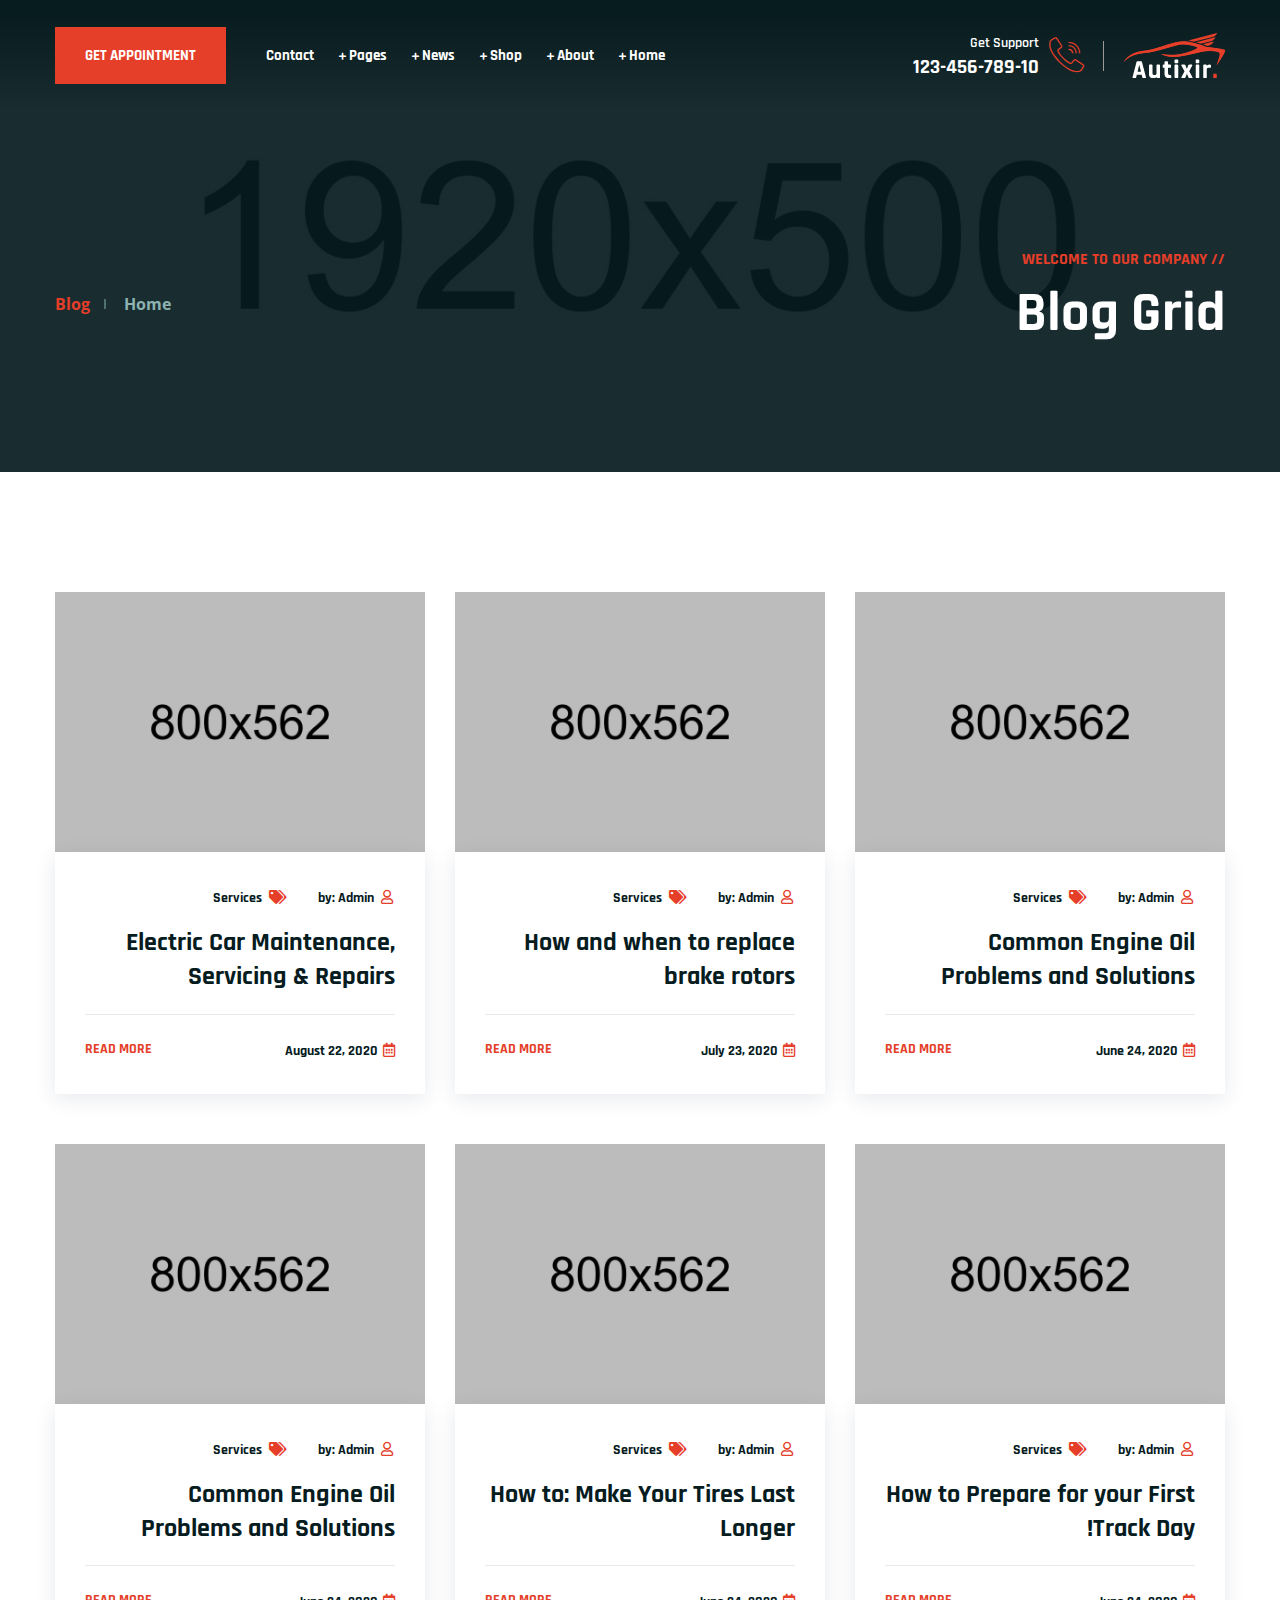
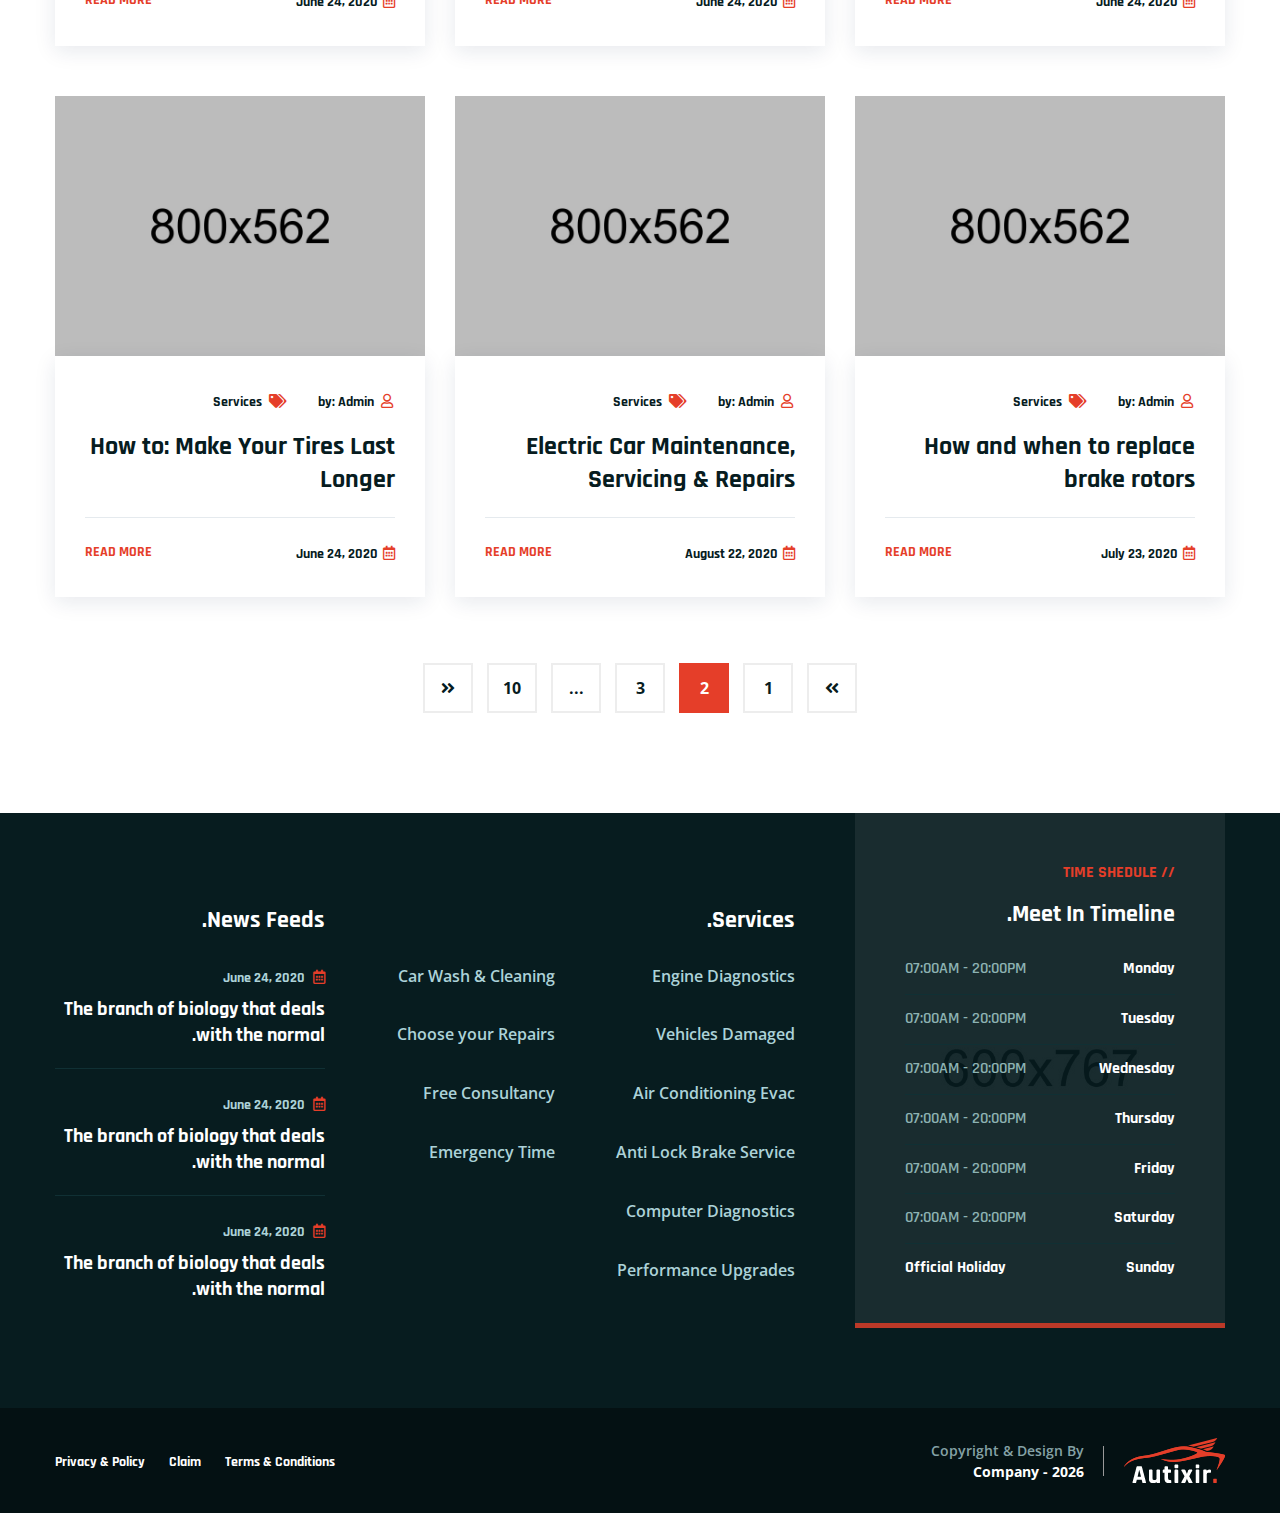
<file: blog-grid.html>
<!doctype html>
<html class="no-js" lang="zxx">

<head>
    <meta charset="utf-8">
    <meta http-equiv="x-ua-compatible" content="ie=edge">
    <title>Autixir - Car Services and Auto Mechanic HTML Template</title>
    <meta name="robots" content="noindex, follow" />
    <meta name="description" content="">
    <meta name="viewport" content="width=device-width, initial-scale=1, shrink-to-fit=no">

    <!-- Place favicon.png in the root directory -->
    <link rel="shortcut icon" href="img/favicon.png" type="image/x-icon" />
    <!-- Font Icons css -->
    <link rel="stylesheet" href="css/font-icons.css">
    <!-- plugins css -->
    <link rel="stylesheet" href="css/plugins.css">
    <!-- Main Stylesheet -->
    <link rel="stylesheet" href="css/style.css">
    <!-- Responsive css -->
    <link rel="stylesheet" href="css/responsive.css">
</head>

<body>
    <!--[if lte IE 9]>
        <p class="browserupgrade">You are using an <strong>outdated</strong> browser. Please <a href="https://browsehappy.com/">upgrade your browser</a> to improve your experience and security.</p>
    <![endif]-->

    <!-- Add your site or application content here -->

<!-- Body main wrapper start -->
<div class="body-wrapper">

    <!-- HEADER AREA START (header-4) -->
    <header class="ltn__header-area ltn__header-4 ltn__header-transparent gradient-color-2">
        <!-- ltn__header-middle-area start -->
        <div class="ltn__header-middle-area ltn__header-sticky ltn__sticky-bg-black ltn__logo-right-menu-option">
            <div class="container">
                <div class="row">
                    <div class="col">
                        <div class="site-logo-wrap">
                            <div class="site-logo">
                                <a href="index.html"><img src="img/logo-2.png" alt="Logo"></a>
                            </div>
                            <div class="get-support clearfix get-support-color-white">
                                <div class="get-support-icon">
                                    <i class="icon-call"></i>
                                </div>
                                <div class="get-support-info">
                                    <h6>Get Support</h6>
                                    <h4><a href="tel:+123456789">123-456-789-10</a></h4>
                                </div>
                            </div>
                        </div>
                    </div>
                    <div class="col header-menu-column menu-color-white">
                        <div class="header-menu d-none d-xl-block">
                            <nav>
                                <div class="ltn__main-menu">
                                    <ul>
                                        <li class="menu-icon"><a href="#">Home</a>
                                            <ul>
                                                <li><a href="index.html">Home Style - 01</a></li>
                                                <li><a href="index-2.html">Home Style - 02</a></li>
                                                <li><a href="index-3.html">Home Style - 03</a></li>
                                                <li><a href="index-4.html">Home Style - 04</a></li>
                                                <li><a href="index-5.html">Home Style - 05 <span class="menu-item-badge">video</span></a></li>
                                                <li><a href="index-6.html">Home Style - 06</a></li>
                                                <li><a href="index-7.html">Home Style - 07</a></li>
                                                <li><a href="index-8.html">Home Style - 08 <span class="menu-item-badge">Map</span></a></li>
                                                <li><a href="index-9.html">Home Style - 09</a></li>
                                                <li><a href="index-10.html">Home Style - 10</a></li>
                                                <li><a href="index-11.html">Home Style - 11</a></li>
                                            </ul>
                                        </li>
                                        <li class="menu-icon"><a href="#">About</a>
                                            <ul>
                                                <li><a href="about.html">About</a></li>
                                                <li><a href="service.html">Services</a></li>
                                                <li><a href="service-details.html">Service Details</a></li>
                                                <li><a href="portfolio.html">Portfolio</a></li>
                                                <li><a href="portfolio-2.html">Portfolio - 02</a></li>
                                                <li><a href="portfolio-details.html">Portfolio Details</a></li>
                                                <li><a href="team.html">Team</a></li>
                                                <li><a href="team-details.html">Team Details</a></li>
                                                <li><a href="faq.html">FAQ</a></li>
                                                <li><a href="locations.html">Google Map Locations</a></li>
                                            </ul>
                                        </li>
                                        <li class="menu-icon"><a href="#">Shop</a>
                                            <ul>
                                                <li><a href="shop.html">Shop</a></li>
                                                <li><a href="shop-grid.html">Shop Grid</a></li>
                                                <li><a href="shop-left-sidebar.html">Shop Left sidebar</a></li>
                                                <li><a href="shop-right-sidebar.html">Shop right sidebar</a></li>
                                                <li><a href="product-details.html">Shop details </a></li>
                                                <li><a href="product-details-2.html">Shop details 02</a></li>
                                                <li><a href="#">Other Pages <span class="float-end">>></span></a>
                                                    <ul>
                                                        <li><a href="cart.html">Cart</a></li>
                                                        <li><a href="wishlist.html">Wishlist</a></li>
                                                        <li><a href="checkout.html">Checkout</a></li>
                                                        <li><a href="order-tracking.html">Order Tracking</a></li>
                                                        <li><a href="account.html">My Account</a></li>
                                                        <li><a href="login.html">Sign in</a></li>
                                                        <li><a href="register.html">Register</a></li>
                                                    </ul>
                                                </li>
                                                <li><a href="shop-car-grid.html">Shop Car Grid</a></li>
                                                <li><a href="shop-car-left-sidebar.html">Shop Car Left sidebar</a></li>
                                                <li><a href="shop-car-right-sidebar.html">Shop Car right sidebar</a></li>
                                                <li><a href="product-details-3.html">Shop Car details </a></li>
                                            </ul>
                                        </li>
                                        <li class="menu-icon"><a href="#">News</a>
                                            <ul>
                                                <li><a href="blog.html">News</a></li>
                                                <li><a href="blog-grid.html">News Grid</a></li>
                                                <li><a href="blog-left-sidebar.html">News Left sidebar</a></li>
                                                <li><a href="blog-right-sidebar.html">News Right sidebar</a></li>
                                                <li><a href="blog-details.html">News details</a></li>
                                            </ul>
                                        </li>
                                        <li class="menu-icon"><a href="#">Pages</a>
                                            <ul class="mega-menu">
                                                <li><a href="#">Inner Pages</a>
                                                    <ul>
                                                        <li><a href="portfolio.html">Portfolio</a></li>
                                                        <li><a href="portfolio-2.html">Portfolio - 02</a></li>
                                                        <li><a href="portfolio-details.html">Portfolio Details</a></li>
                                                        <li><a href="team.html">Team</a></li>
                                                        <li><a href="team-details.html">Team Details</a></li>
                                                        <li><a href="faq.html">FAQ</a></li>
                                                    </ul>
                                                </li>
                                                <li><a href="#">Inner Pages</a>
                                                    <ul>
                                                        <li><a href="history.html">History</a></li>
                                                        <li><a href="appointment.html">Appointment</a></li>
                                                        <li><a href="locations.html">Google Map Locations</a></li>
                                                        <li><a href="404.html">404</a></li>
                                                        <li><a href="contact.html">Contact</a></li>
                                                        <li><a href="coming-soon.html">Coming Soon</a></li>
                                                    </ul>
                                                </li>
                                                <li><a href="#">Shop Pages</a>
                                                    <ul>
                                                        <li><a href="shop.html">Shop</a></li>
                                                        <li><a href="shop-left-sidebar.html">Shop Left sidebar</a></li>
                                                        <li><a href="shop-right-sidebar.html">Shop right sidebar</a></li>
                                                        <li><a href="shop-grid.html">Shop Grid</a></li>
                                                        <li><a href="product-details.html">Shop details </a></li>
                                                        <li><a href="cart.html">Cart</a></li>
                                                    </ul>
                                                </li>
                                                <li><a href="shop.html"><img src="img/banner/menu-banner-1.jpg" alt="#"></a>
                                                </li>
                                            </ul>
                                        </li>
                                        <li><a href="contact.html">Contact</a></li>
                                        <li class="special-link"><a href="appointment.html">GET APPOINTMENT</a></li>
                                    </ul>
                                </div>
                            </nav>
                        </div>
                    </div>
                    <!-- Mobile Menu Button -->
                    <div class="mobile-menu-toggle menu-btn-white menu-btn-border--- d-xl-none">
                        <a href="#ltn__utilize-mobile-menu" class="ltn__utilize-toggle">
                            <svg viewBox="0 0 800 600">
                                <path d="M300,220 C300,220 520,220 540,220 C740,220 640,540 520,420 C440,340 300,200 300,200" id="top"></path>
                                <path d="M300,320 L540,320" id="middle"></path>
                                <path d="M300,210 C300,210 520,210 540,210 C740,210 640,530 520,410 C440,330 300,190 300,190" id="bottom" transform="translate(480, 320) scale(1, -1) translate(-480, -318) "></path>
                            </svg>
                        </a>
                    </div>
                </div>
            </div>
        </div>
        <!-- ltn__header-middle-area end -->
    </header>
    <!-- HEADER AREA END -->
    
    <!-- Utilize Cart Menu Start -->
    <div id="ltn__utilize-cart-menu" class="ltn__utilize ltn__utilize-cart-menu">
        <div class="ltn__utilize-menu-inner ltn__scrollbar">
            <div class="ltn__utilize-menu-head">
                <span class="ltn__utilize-menu-title">Cart</span>
                <button class="ltn__utilize-close">×</button>
            </div>
            <div class="mini-cart-product-area ltn__scrollbar">
                <div class="mini-cart-item clearfix">
                    <div class="mini-cart-img">
                        <a href="#"><img src="img/product/1.png" alt="Image"></a>
                        <span class="mini-cart-item-delete"><i class="icon-cancel"></i></span>
                    </div>
                    <div class="mini-cart-info">
                        <h6><a href="#">Wheel Bearing Retainer</a></h6>
                        <span class="mini-cart-quantity">1 x $65.00</span>
                    </div>
                </div>
                <div class="mini-cart-item clearfix">
                    <div class="mini-cart-img">
                        <a href="#"><img src="img/product/2.png" alt="Image"></a>
                        <span class="mini-cart-item-delete"><i class="icon-cancel"></i></span>
                    </div>
                    <div class="mini-cart-info">
                        <h6><a href="#">Brake Conversion Kit</a></h6>
                        <span class="mini-cart-quantity">1 x $85.00</span>
                    </div>
                </div>
                <div class="mini-cart-item clearfix">
                    <div class="mini-cart-img">
                        <a href="#"><img src="img/product/3.png" alt="Image"></a>
                        <span class="mini-cart-item-delete"><i class="icon-cancel"></i></span>
                    </div>
                    <div class="mini-cart-info">
                        <h6><a href="#">OE Replica Wheels</a></h6>
                        <span class="mini-cart-quantity">1 x $92.00</span>
                    </div>
                </div>
                <div class="mini-cart-item clearfix">
                    <div class="mini-cart-img">
                        <a href="#"><img src="img/product/4.png" alt="Image"></a>
                        <span class="mini-cart-item-delete"><i class="icon-cancel"></i></span>
                    </div>
                    <div class="mini-cart-info">
                        <h6><a href="#">Shock Mount Insulator</a></h6>
                        <span class="mini-cart-quantity">1 x $68.00</span>
                    </div>
                </div>
            </div>
            <div class="mini-cart-footer">
                <div class="mini-cart-sub-total">
                    <h5>Subtotal: <span>$310.00</span></h5>
                </div>
                <div class="btn-wrapper">
                    <a href="cart.html" class="theme-btn-1 btn btn-effect-1">View Cart</a>
                    <a href="cart.html" class="theme-btn-2 btn btn-effect-2">Checkout</a>
                </div>
                <p>Free Shipping on All Orders Over $100!</p>
            </div>

        </div>
    </div>
    <!-- Utilize Cart Menu End -->

    <!-- Utilize Mobile Menu Start -->
    <div id="ltn__utilize-mobile-menu" class="ltn__utilize ltn__utilize-mobile-menu">
        <div class="ltn__utilize-menu-inner ltn__scrollbar">
            <div class="ltn__utilize-menu-head">
                <div class="site-logo">
                    <a href="index.html"><img src="img/logo.png" alt="Logo"></a>
                </div>
                <button class="ltn__utilize-close">×</button>
            </div>
            <div class="ltn__utilize-menu-search-form">
                <form action="#">
                    <input type="text" placeholder="Search...">
                    <button><i class="fas fa-search"></i></button>
                </form>
            </div>
            <div class="ltn__utilize-menu">
                <ul>
                    <li><a href="#">Home</a>
                        <ul class="sub-menu">
                            <li><a href="index.html">Home Style - 01</a></li>
                            <li><a href="index-2.html">Home Style - 02</a></li>
                            <li><a href="index-3.html">Home Style - 03</a></li>
                            <li><a href="index-4.html">Home Style - 04</a></li>
                            <li><a href="index-5.html">Home Style - 05 <span class="menu-item-badge">video</span></a></li>
                            <li><a href="index-6.html">Home Style - 06</a></li>
                            <li><a href="index-7.html">Home Style - 07</a></li>
                            <li><a href="index-8.html">Home Style - 08 <span class="menu-item-badge">Map</span></a></li>
                            <li><a href="index-9.html">Home Style - 09</a></li>
                            <li><a href="index-10.html">Home Style - 10</a></li>
                            <li><a href="index-11.html">Home Style - 11</a></li>
                        </ul>
                    </li>
                    <li><a href="#">About</a>
                        <ul class="sub-menu">
                            <li><a href="about.html">About</a></li>
                            <li><a href="service.html">Services</a></li>
                            <li><a href="service-details.html">Service Details</a></li>
                            <li><a href="portfolio.html">Portfolio</a></li>
                            <li><a href="portfolio-2.html">Portfolio - 02</a></li>
                            <li><a href="portfolio-details.html">Portfolio Details</a></li>
                            <li><a href="team.html">Team</a></li>
                            <li><a href="team-details.html">Team Details</a></li>
                            <li><a href="faq.html">FAQ</a></li>
                            <li><a href="locations.html">Google Map Locations</a></li>
                        </ul>
                    </li>
                    <li><a href="#">Shop</a>
                        <ul class="sub-menu">
                            <li><a href="shop.html">Shop</a></li>
                            <li><a href="shop-grid.html">Shop Grid</a></li>
                            <li><a href="shop-left-sidebar.html">Shop Left sidebar</a></li>
                            <li><a href="shop-right-sidebar.html">Shop right sidebar</a></li>
                            <li><a href="product-details.html">Shop details </a></li>
                            <li><a href="product-details-2.html">Shop details 02</a></li>
                            <li><a href="shop-car-grid.html">Shop Car Grid</a></li>
                            <li><a href="shop-car-left-sidebar.html">Shop Car Left sidebar</a></li>
                            <li><a href="shop-car-right-sidebar.html">Shop Car right sidebar</a></li>
                            <li><a href="product-details-3.html">Shop Car details </a></li>
                            <li><a href="cart.html">Cart</a></li>
                            <li><a href="wishlist.html">Wishlist</a></li>
                            <li><a href="checkout.html">Checkout</a></li>
                            <li><a href="order-tracking.html">Order Tracking</a></li>
                            <li><a href="account.html">My Account</a></li>
                            <li><a href="login.html">Sign in</a></li>
                            <li><a href="register.html">Register</a></li>
                        </ul>
                    </li>
                    <li><a href="#">News</a>
                        <ul class="sub-menu">
                            <li><a href="blog.html">News</a></li>
                            <li><a href="blog-grid.html">News Grid</a></li>
                            <li><a href="blog-left-sidebar.html">News Left sidebar</a></li>
                            <li><a href="blog-right-sidebar.html">News Right sidebar</a></li>
                            <li><a href="blog-details.html">News details</a></li>
                        </ul>
                    </li>
                    <li><a href="#">Pages</a>
                        <ul class="sub-menu">
                            <li><a href="about.html">About</a></li>
                            <li><a href="service.html">Services</a></li>
                            <li><a href="service-details.html">Service Details</a></li>
                            <li><a href="portfolio.html">Portfolio</a></li>
                            <li><a href="portfolio-2.html">Portfolio - 02</a></li>
                            <li><a href="portfolio-details.html">Portfolio Details</a></li>
                            <li><a href="team.html">Team</a></li>
                            <li><a href="team-details.html">Team Details</a></li>
                            <li><a href="faq.html">FAQ</a></li>
                            <li><a href="history.html">History</a></li>
                            <li><a href="appointment.html">Appointment</a></li>
                            <li><a href="locations.html">Google Map Locations</a></li>
                            <li><a href="404.html">404</a></li>
                            <li><a href="contact.html">Contact</a></li>
                            <li><a href="coming-soon.html">Coming Soon</a></li>
                        </ul>
                    </li>
                    <li><a href="contact.html">Contact</a></li>
                </ul>
            </div>
            <div class="ltn__utilize-buttons ltn__utilize-buttons-2">
                <ul>
                    <li>
                        <a href="account.html" title="My Account">
                            <span class="utilize-btn-icon">
                                <i class="far fa-user"></i>
                            </span>
                            My Account
                        </a>
                    </li>
                    <li>
                        <a href="wishlist.html" title="Wishlist">
                            <span class="utilize-btn-icon">
                                <i class="far fa-heart"></i>
                                <sup>3</sup>
                            </span>
                            Wishlist
                        </a>
                    </li>
                    <li>
                        <a href="cart.html" title="Shoping Cart">
                            <span class="utilize-btn-icon">
                                <i class="fas fa-shopping-cart"></i>
                                <sup>5</sup>
                            </span>
                            Shoping Cart
                        </a>
                    </li>
                </ul>
            </div>
            <div class="ltn__social-media-2">
                <ul>
                    <li><a href="#" title="Facebook"><i class="fab fa-facebook-f"></i></a></li>
                    <li><a href="#" title="Twitter"><i class="fab fa-twitter"></i></a></li>
                    <li><a href="#" title="Linkedin"><i class="fab fa-linkedin"></i></a></li>
                    <li><a href="#" title="Instagram"><i class="fab fa-instagram"></i></a></li>
                </ul>
            </div>
        </div>
    </div>
    <!-- Utilize Mobile Menu End -->

    <div class="ltn__utilize-overlay"></div>

    <!-- BREADCRUMB AREA START -->
    <div class="ltn__breadcrumb-area ltn__breadcrumb-area-2 ltn__breadcrumb-color-white bg-overlay-theme-black-90 bg-image" data-bs-bg="img/bg/9.jpg">
        <div class="container">
            <div class="row">
                <div class="col-lg-12">
                    <div class="ltn__breadcrumb-inner ltn__breadcrumb-inner-2 justify-content-between">
                        <div class="section-title-area ltn__section-title-2">
                            <h6 class="section-subtitle ltn__secondary-color">//  Welcome to our company</h6>
                            <h1 class="section-title white-color">Blog Grid</h1>
                        </div>
                        <div class="ltn__breadcrumb-list">
                            <ul>
                                <li><a href="index.html">Home</a></li>
                                <li>Blog</li>
                            </ul>
                        </div>
                    </div>
                </div>
            </div>
        </div>
    </div>
    <!-- BREADCRUMB AREA END -->

    <!-- BLOG AREA START -->
    <div class="ltn__blog-area ltn__blog-item-3-normal mb-100">
        <div class="container">
            <div class="row">
                <!-- Blog Item -->
                <div class="col-lg-4 col-sm-6 col-12">
                    <div class="ltn__blog-item ltn__blog-item-3">
                        <div class="ltn__blog-img">
                            <a href="blog-details.html"><img src="img/blog/1.jpg" alt="#"></a>
                        </div>
                        <div class="ltn__blog-brief">
                            <div class="ltn__blog-meta">
                                <ul>
                                    <li class="ltn__blog-author">
                                        <a href="#"><i class="far fa-user"></i>by: Admin</a>
                                    </li>
                                    <li class="ltn__blog-tags">
                                        <a href="#"><i class="fas fa-tags"></i>Services</a>
                                    </li>
                                </ul>
                            </div>
                            <h3 class="ltn__blog-title"><a href="blog-details.html">Common Engine Oil Problems and Solutions</a></h3>
                            <div class="ltn__blog-meta-btn">
                                <div class="ltn__blog-meta">
                                    <ul>
                                        <li class="ltn__blog-date"><i class="far fa-calendar-alt"></i>June 24, 2020</li>
                                    </ul>
                                </div>
                                <div class="ltn__blog-btn">
                                    <a href="blog-details.html">Read more</a>
                                </div>
                            </div>
                        </div>
                    </div>
                </div>
                <!-- Blog Item -->
                <div class="col-lg-4 col-sm-6 col-12">
                    <div class="ltn__blog-item ltn__blog-item-3">
                        <div class="ltn__blog-img">
                            <a href="blog-details.html"><img src="img/blog/2.jpg" alt="#"></a>
                        </div>
                        <div class="ltn__blog-brief">
                            <div class="ltn__blog-meta">
                                <ul>
                                    <li class="ltn__blog-author">
                                        <a href="#"><i class="far fa-user"></i>by: Admin</a>
                                    </li>
                                    <li class="ltn__blog-tags">
                                        <a href="#"><i class="fas fa-tags"></i>Services</a>
                                    </li>
                                </ul>
                            </div>
                            <h3 class="ltn__blog-title"><a href="blog-details.html">How and when to replace brake rotors</a></h3>
                            <div class="ltn__blog-meta-btn">
                                <div class="ltn__blog-meta">
                                    <ul>
                                        <li class="ltn__blog-date"><i class="far fa-calendar-alt"></i>July 23, 2020</li>
                                    </ul>
                                </div>
                                <div class="ltn__blog-btn">
                                    <a href="blog-details.html">Read more</a>
                                </div>
                            </div>
                        </div>
                    </div>
                </div>
                <!-- Blog Item -->
                <div class="col-lg-4 col-sm-6 col-12">
                    <div class="ltn__blog-item ltn__blog-item-3">
                        <div class="ltn__blog-img">
                            <a href="blog-details.html"><img src="img/blog/3.jpg" alt="#"></a>
                        </div>
                        <div class="ltn__blog-brief">
                            <div class="ltn__blog-meta">
                                <ul>
                                    <li class="ltn__blog-author">
                                        <a href="#"><i class="far fa-user"></i>by: Admin</a>
                                    </li>
                                    <li class="ltn__blog-tags">
                                        <a href="#"><i class="fas fa-tags"></i>Services</a>
                                    </li>
                                </ul>
                            </div>
                            <h3 class="ltn__blog-title"><a href="blog-details.html">Electric Car Maintenance, Servicing & Repairs</a></h3>
                            <div class="ltn__blog-meta-btn">
                                <div class="ltn__blog-meta">
                                    <ul>
                                        <li class="ltn__blog-date"><i class="far fa-calendar-alt"></i>August 22, 2020</li>
                                    </ul>
                                </div>
                                <div class="ltn__blog-btn">
                                    <a href="blog-details.html">Read more</a>
                                </div>
                            </div>
                        </div>
                    </div>
                </div>
                <!-- Blog Item -->
                <div class="col-lg-4 col-sm-6 col-12">
                    <div class="ltn__blog-item ltn__blog-item-3">
                        <div class="ltn__blog-img">
                            <a href="blog-details.html"><img src="img/blog/4.jpg" alt="#"></a>
                        </div>
                        <div class="ltn__blog-brief">
                            <div class="ltn__blog-meta">
                                <ul>
                                    <li class="ltn__blog-author">
                                        <a href="#"><i class="far fa-user"></i>by: Admin</a>
                                    </li>
                                    <li class="ltn__blog-tags">
                                        <a href="#"><i class="fas fa-tags"></i>Services</a>
                                    </li>
                                </ul>
                            </div>
                            <h3 class="ltn__blog-title"><a href="blog-details.html">How to Prepare for your First Track Day!</a></h3>
                            <div class="ltn__blog-meta-btn">
                                <div class="ltn__blog-meta">
                                    <ul>
                                        <li class="ltn__blog-date"><i class="far fa-calendar-alt"></i>June 24, 2020</li>
                                    </ul>
                                </div>
                                <div class="ltn__blog-btn">
                                    <a href="blog-details.html">Read more</a>
                                </div>
                            </div>
                        </div>
                    </div>
                </div>
                <!-- Blog Item -->
                <div class="col-lg-4 col-sm-6 col-12">
                    <div class="ltn__blog-item ltn__blog-item-3">
                        <div class="ltn__blog-img">
                            <a href="blog-details.html"><img src="img/blog/5.jpg" alt="#"></a>
                        </div>
                        <div class="ltn__blog-brief">
                            <div class="ltn__blog-meta">
                                <ul>
                                    <li class="ltn__blog-author">
                                        <a href="#"><i class="far fa-user"></i>by: Admin</a>
                                    </li>
                                    <li class="ltn__blog-tags">
                                        <a href="#"><i class="fas fa-tags"></i>Services</a>
                                    </li>
                                </ul>
                            </div>
                            <h3 class="ltn__blog-title"><a href="blog-details.html">How to: Make Your Tires Last Longer</a></h3>
                            <div class="ltn__blog-meta-btn">
                                <div class="ltn__blog-meta">
                                    <ul>
                                        <li class="ltn__blog-date"><i class="far fa-calendar-alt"></i>June 24, 2020</li>
                                    </ul>
                                </div>
                                <div class="ltn__blog-btn">
                                    <a href="blog-details.html">Read more</a>
                                </div>
                            </div>
                        </div>
                    </div>
                </div>
                <!-- Blog Item -->
                <div class="col-lg-4 col-sm-6 col-12">
                    <div class="ltn__blog-item ltn__blog-item-3">
                        <div class="ltn__blog-img">
                            <a href="blog-details.html"><img src="img/blog/6.jpg" alt="#"></a>
                        </div>
                        <div class="ltn__blog-brief">
                            <div class="ltn__blog-meta">
                                <ul>
                                    <li class="ltn__blog-author">
                                        <a href="#"><i class="far fa-user"></i>by: Admin</a>
                                    </li>
                                    <li class="ltn__blog-tags">
                                        <a href="#"><i class="fas fa-tags"></i>Services</a>
                                    </li>
                                </ul>
                            </div>
                            <h3 class="ltn__blog-title"><a href="blog-details.html">Common Engine Oil Problems and Solutions</a></h3>
                            <div class="ltn__blog-meta-btn">
                                <div class="ltn__blog-meta">
                                    <ul>
                                        <li class="ltn__blog-date"><i class="far fa-calendar-alt"></i>June 24, 2020</li>
                                    </ul>
                                </div>
                                <div class="ltn__blog-btn">
                                    <a href="blog-details.html">Read more</a>
                                </div>
                            </div>
                        </div>
                    </div>
                </div>
                <!-- Blog Item -->
                <div class="col-lg-4 col-sm-6 col-12">
                    <div class="ltn__blog-item ltn__blog-item-3">
                        <div class="ltn__blog-img">
                            <a href="blog-details.html"><img src="img/blog/7.jpg" alt="#"></a>
                        </div>
                        <div class="ltn__blog-brief">
                            <div class="ltn__blog-meta">
                                <ul>
                                    <li class="ltn__blog-author">
                                        <a href="#"><i class="far fa-user"></i>by: Admin</a>
                                    </li>
                                    <li class="ltn__blog-tags">
                                        <a href="#"><i class="fas fa-tags"></i>Services</a>
                                    </li>
                                </ul>
                            </div>
                            <h3 class="ltn__blog-title"><a href="blog-details.html">How and when to replace brake rotors</a></h3>
                            <div class="ltn__blog-meta-btn">
                                <div class="ltn__blog-meta">
                                    <ul>
                                        <li class="ltn__blog-date"><i class="far fa-calendar-alt"></i>July 23, 2020</li>
                                    </ul>
                                </div>
                                <div class="ltn__blog-btn">
                                    <a href="blog-details.html">Read more</a>
                                </div>
                            </div>
                        </div>
                    </div>
                </div>
                <!-- Blog Item -->
                <div class="col-lg-4 col-sm-6 col-12">
                    <div class="ltn__blog-item ltn__blog-item-3">
                        <div class="ltn__blog-img">
                            <a href="blog-details.html"><img src="img/blog/8.jpg" alt="#"></a>
                        </div>
                        <div class="ltn__blog-brief">
                            <div class="ltn__blog-meta">
                                <ul>
                                    <li class="ltn__blog-author">
                                        <a href="#"><i class="far fa-user"></i>by: Admin</a>
                                    </li>
                                    <li class="ltn__blog-tags">
                                        <a href="#"><i class="fas fa-tags"></i>Services</a>
                                    </li>
                                </ul>
                            </div>
                            <h3 class="ltn__blog-title"><a href="blog-details.html">Electric Car Maintenance, Servicing & Repairs</a></h3>
                            <div class="ltn__blog-meta-btn">
                                <div class="ltn__blog-meta">
                                    <ul>
                                        <li class="ltn__blog-date"><i class="far fa-calendar-alt"></i>August 22, 2020</li>
                                    </ul>
                                </div>
                                <div class="ltn__blog-btn">
                                    <a href="blog-details.html">Read more</a>
                                </div>
                            </div>
                        </div>
                    </div>
                </div>
                <!-- Blog Item -->
                <div class="col-lg-4 col-sm-6 col-12">
                    <div class="ltn__blog-item ltn__blog-item-3">
                        <div class="ltn__blog-img">
                            <a href="blog-details.html"><img src="img/blog/2.jpg" alt="#"></a>
                        </div>
                        <div class="ltn__blog-brief">
                            <div class="ltn__blog-meta">
                                <ul>
                                    <li class="ltn__blog-author">
                                        <a href="#"><i class="far fa-user"></i>by: Admin</a>
                                    </li>
                                    <li class="ltn__blog-tags">
                                        <a href="#"><i class="fas fa-tags"></i>Services</a>
                                    </li>
                                </ul>
                            </div>
                            <h3 class="ltn__blog-title"><a href="blog-details.html">How to: Make Your Tires Last Longer</a></h3>
                            <div class="ltn__blog-meta-btn">
                                <div class="ltn__blog-meta">
                                    <ul>
                                        <li class="ltn__blog-date"><i class="far fa-calendar-alt"></i>June 24, 2020</li>
                                    </ul>
                                </div>
                                <div class="ltn__blog-btn">
                                    <a href="blog-details.html">Read more</a>
                                </div>
                            </div>
                        </div>
                    </div>
                </div>
                <!--  -->
            </div>
            <div class="row">
                <div class="col-lg-12">
                    <div class="ltn__pagination-area text-center">
                        <div class="ltn__pagination">
                            <ul>
                                <li><a href="#"><i class="fas fa-angle-double-left"></i></a></li>
                                <li><a href="#">1</a></li>
                                <li class="active"><a href="#">2</a></li>
                                <li><a href="#">3</a></li>
                                <li><a href="#">...</a></li>
                                <li><a href="#">10</a></li>
                                <li><a href="#"><i class="fas fa-angle-double-right"></i></a></li>
                            </ul>
                        </div>
                    </div>
                </div>
            </div>
        </div>
    </div>
    <!-- BLOG AREA END -->

    <!-- FOOTER AREA START (ltn__footer-2 ltn__footer-color-1) -->
    <footer class="ltn__footer-area ltn__footer-2 ltn__footer-color-1">
        <div class="footer-top-area  section-bg-2">
            <div class="container">
                <div class="row">
                    <div class="col-xl-4 col-md-5">
                        <div class="footer-widget ltn__footer-timeline-widget ltn__footer-timeline-widget-1 bg-image bg-overlay-theme-black-90" data-bs-bg="img/bg/4.jpg">
                            <h6 class="ltn__secondary-color text-uppercase">// time shedule</h6>
                            <h4 class="footer-title">Meet In Timeline.</h4>
                            <ul>
                                <li>Monday <span>07:00AM - 20:00PM</span></li>
                                <li>Tuesday <span>07:00AM - 20:00PM</span></li>
                                <li>Wednesday <span>07:00AM - 20:00PM</span></li>
                                <li>Thursday <span>07:00AM - 20:00PM</span></li>
                                <li>Friday <span>07:00AM - 20:00PM</span></li>
                                <li>Saturday <span>07:00AM - 20:00PM</span></li>
                                <li>Sunday <span>Official Holiday</span></li>
                            </ul>
                        </div>
                    </div>
                    <div class="col-xl-5 col-md-7">
                        <div class="footer-widget footer-menu-widget footer-menu-widget-2-column clearfix">
                            <h4 class="footer-title">Services.</h4>
                            <div class="footer-menu">
                                <ul>
                                    <li><a href="service.html">Engine Diagnostics</a></li>
                                    <li><a href="service.html">Vehicles Damaged</a></li>
                                    <li><a href="service.html">Air Conditioning Evac</a></li>
                                    <li><a href="service.html">Anti Lock Brake Service</a></li>
                                    <li><a href="service.html">Computer Diagnostics</a></li>
                                    <li><a href="service.html">Performance Upgrades</a></li>
                                </ul>
                            </div>
                            <div class="footer-menu">
                                <ul>
                                    <li><a href="service.html">Car Wash & Cleaning</a></li>
                                    <li><a href="service.html">Choose your Repairs</a></li>
                                    <li><a href="service.html">Free Consultancy</a></li>
                                    <li><a href="service.html">Emergency Time</a></li>
                                </ul>
                            </div>
                        </div>
                    </div>
                    <div class="col-xl-3 col-md-6">
                        <div class="footer-widget footer-blog-widget">
                            <h4 class="footer-title">News Feeds.</h4>
                            <div class="ltn__footer-blog-item">
                                <div class="ltn__blog-meta">
                                    <ul>
                                        <li class="ltn__blog-date"><i class="far fa-calendar-alt"></i> June 24, 2020</li>
                                    </ul>
                                </div>
                                <h4 class="ltn__blog-title"><a href="blog-details.html">The branch of biology that
                                    deals with the normal.</a></h4>
                            </div>
                            <div class="ltn__footer-blog-item">
                                <div class="ltn__blog-meta">
                                    <ul>
                                        <li class="ltn__blog-date"><i class="far fa-calendar-alt"></i> June 24, 2020</li>
                                    </ul>
                                </div>
                                <h4 class="ltn__blog-title"><a href="blog-details.html">The branch of biology that
                                    deals with the normal.</a></h4>
                            </div>
                            <div class="ltn__footer-blog-item">
                                <div class="ltn__blog-meta">
                                    <ul>
                                        <li class="ltn__blog-date"><i class="far fa-calendar-alt"></i> June 24, 2020</li>
                                    </ul>
                                </div>
                                <h4 class="ltn__blog-title"><a href="blog-details.html">The branch of biology that
                                    deals with the normal.</a></h4>
                            </div>
                        </div>
                    </div>
                </div>
            </div>
        </div>
        <div class="ltn__copyright-area ltn__copyright-2">
            <div class="container">
                <div class="row">
                    <div class="col-md-6 col-12">
                        <div class="site-logo-wrap">
                            <div class="site-logo">
                                <a href="index.html"><img src="img/logo-2.png" alt="Logo"></a>
                            </div>
                            <div class="get-support ltn__copyright-design clearfix">
                                <div class="get-support-info">
                                    <h6>Copyright & Design By</h6>
                                    <h4>Company - <span class="current-year"></span></h4>
                                </div>
                            </div>
                        </div>
                    </div>
                    <div class="col-md-6 col-12 align-self-center">
                        <div class="ltn__copyright-menu text-end">
                            <ul>
                                <li><a href="#">Terms & Conditions</a></li>
                                <li><a href="#">Claim</a></li>
                                <li><a href="#">Privacy & Policy</a></li>
                            </ul>
                        </div>
                    </div>
                </div>
            </div>
        </div>
    </footer>
    <!-- FOOTER AREA END -->

</div>
<!-- Body main wrapper end -->

    <!-- All JS Plugins -->
    <script src="js/plugins.js"></script>
    <!-- Main JS -->
    <script src="js/main.js"></script>
  
</body>
</html>
</file>
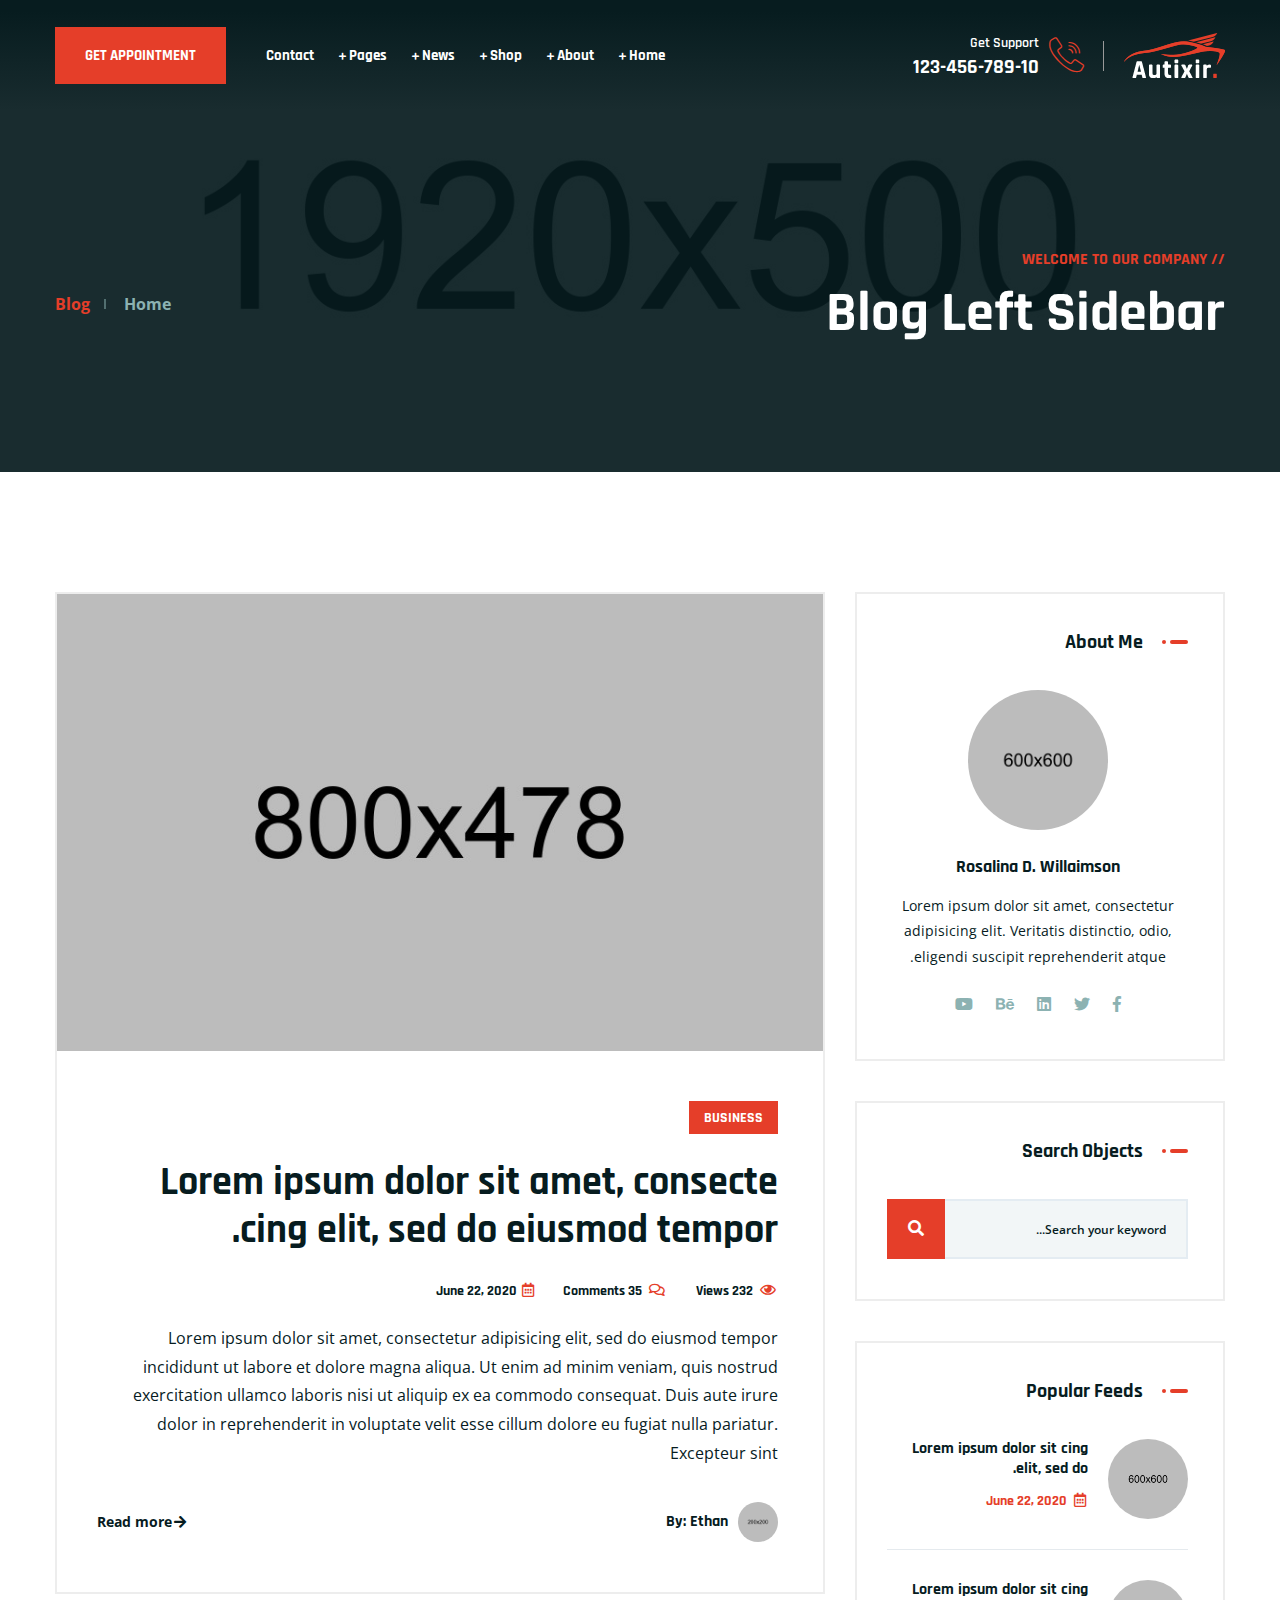
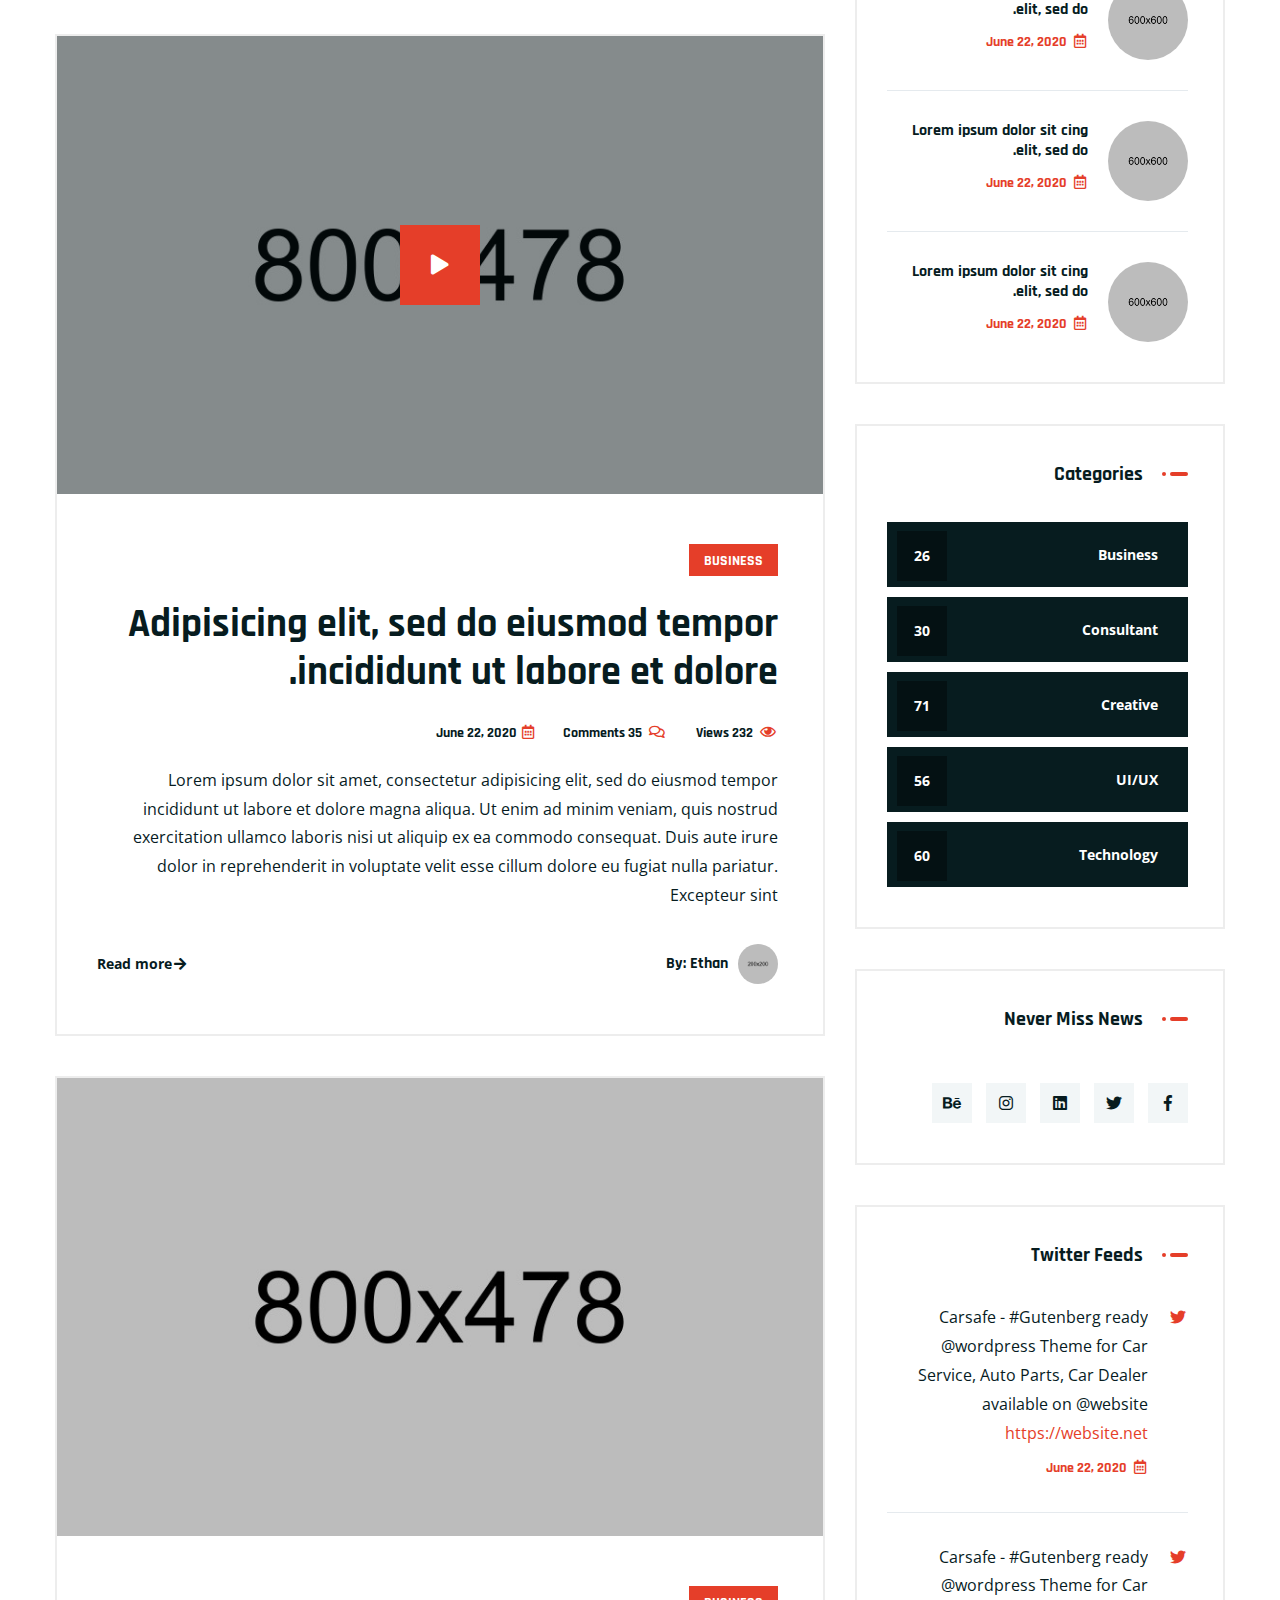
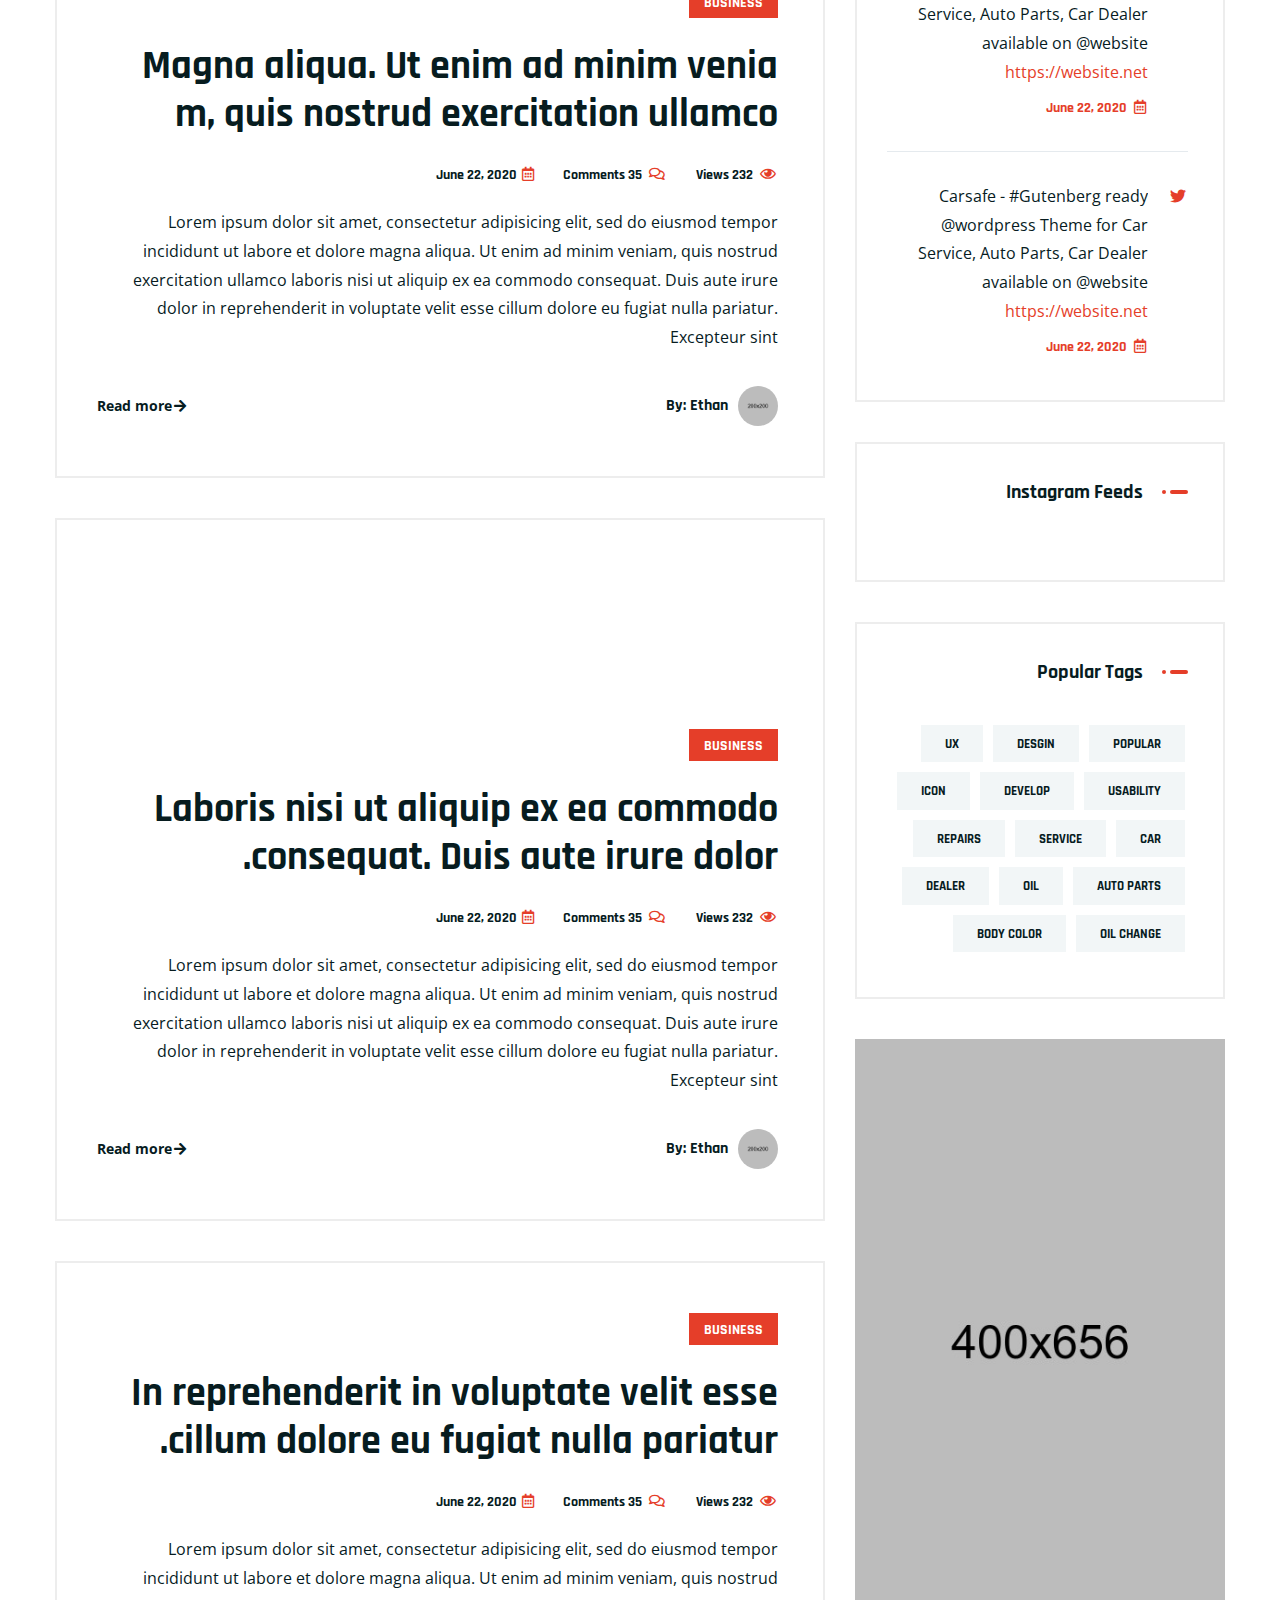
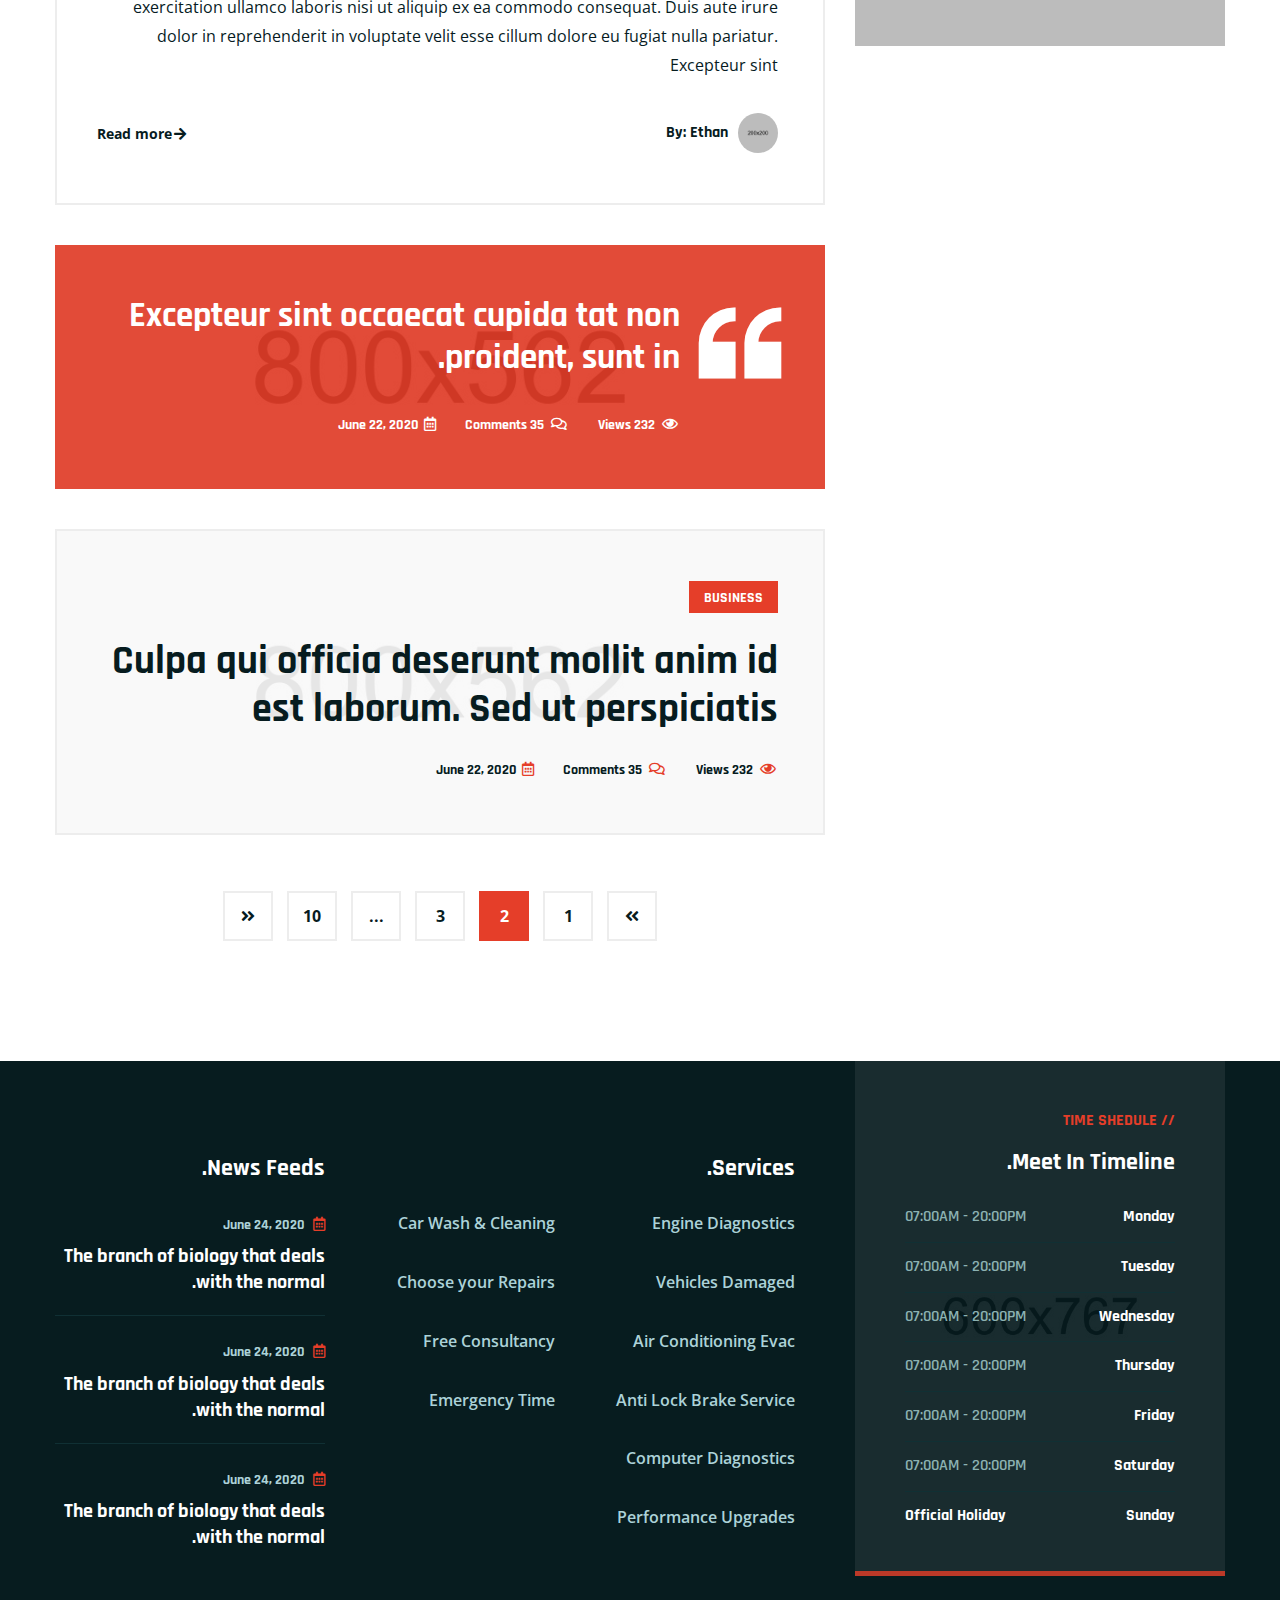
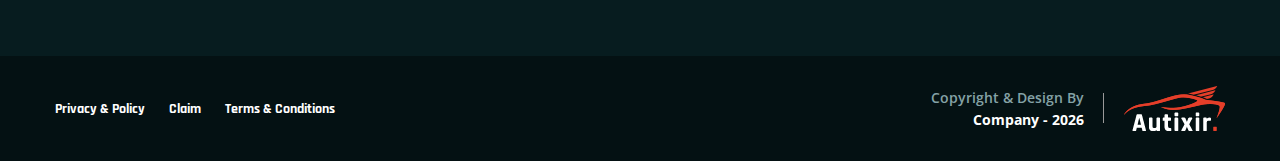
<file: blog-left-sidebar.html>
<!doctype html>
<html class="no-js" lang="zxx">

<head>
    <meta charset="utf-8">
    <meta http-equiv="x-ua-compatible" content="ie=edge">
    <title>Autixir - Car Services and Auto Mechanic HTML Template</title>
    <meta name="robots" content="noindex, follow" />
    <meta name="description" content="">
    <meta name="viewport" content="width=device-width, initial-scale=1, shrink-to-fit=no">

    <!-- Place favicon.png in the root directory -->
    <link rel="shortcut icon" href="img/favicon.png" type="image/x-icon" />
    <!-- Font Icons css -->
    <link rel="stylesheet" href="css/font-icons.css">
    <!-- plugins css -->
    <link rel="stylesheet" href="css/plugins.css">
    <!-- Main Stylesheet -->
    <link rel="stylesheet" href="css/style.css">
    <!-- Responsive css -->
    <link rel="stylesheet" href="css/responsive.css">
</head>

<body>
    <!--[if lte IE 9]>
        <p class="browserupgrade">You are using an <strong>outdated</strong> browser. Please <a href="https://browsehappy.com/">upgrade your browser</a> to improve your experience and security.</p>
    <![endif]-->

    <!-- Add your site or application content here -->

<!-- Body main wrapper start -->
<div class="body-wrapper">

    <!-- HEADER AREA START (header-4) -->
    <header class="ltn__header-area ltn__header-4 ltn__header-transparent gradient-color-2">
        <!-- ltn__header-middle-area start -->
        <div class="ltn__header-middle-area ltn__header-sticky ltn__sticky-bg-black ltn__logo-right-menu-option">
            <div class="container">
                <div class="row">
                    <div class="col">
                        <div class="site-logo-wrap">
                            <div class="site-logo">
                                <a href="index.html"><img src="img/logo-2.png" alt="Logo"></a>
                            </div>
                            <div class="get-support clearfix get-support-color-white">
                                <div class="get-support-icon">
                                    <i class="icon-call"></i>
                                </div>
                                <div class="get-support-info">
                                    <h6>Get Support</h6>
                                    <h4><a href="tel:+123456789">123-456-789-10</a></h4>
                                </div>
                            </div>
                        </div>
                    </div>
                    <div class="col header-menu-column menu-color-white">
                        <div class="header-menu d-none d-xl-block">
                            <nav>
                                <div class="ltn__main-menu">
                                    <ul>
                                        <li class="menu-icon"><a href="#">Home</a>
                                            <ul>
                                                <li><a href="index.html">Home Style - 01</a></li>
                                                <li><a href="index-2.html">Home Style - 02</a></li>
                                                <li><a href="index-3.html">Home Style - 03</a></li>
                                                <li><a href="index-4.html">Home Style - 04</a></li>
                                                <li><a href="index-5.html">Home Style - 05 <span class="menu-item-badge">video</span></a></li>
                                                <li><a href="index-6.html">Home Style - 06</a></li>
                                                <li><a href="index-7.html">Home Style - 07</a></li>
                                                <li><a href="index-8.html">Home Style - 08 <span class="menu-item-badge">Map</span></a></li>
                                                <li><a href="index-9.html">Home Style - 09</a></li>
                                                <li><a href="index-10.html">Home Style - 10</a></li>
                                                <li><a href="index-11.html">Home Style - 11</a></li>
                                            </ul>
                                        </li>
                                        <li class="menu-icon"><a href="#">About</a>
                                            <ul>
                                                <li><a href="about.html">About</a></li>
                                                <li><a href="service.html">Services</a></li>
                                                <li><a href="service-details.html">Service Details</a></li>
                                                <li><a href="portfolio.html">Portfolio</a></li>
                                                <li><a href="portfolio-2.html">Portfolio - 02</a></li>
                                                <li><a href="portfolio-details.html">Portfolio Details</a></li>
                                                <li><a href="team.html">Team</a></li>
                                                <li><a href="team-details.html">Team Details</a></li>
                                                <li><a href="faq.html">FAQ</a></li>
                                                <li><a href="locations.html">Google Map Locations</a></li>
                                            </ul>
                                        </li>
                                        <li class="menu-icon"><a href="#">Shop</a>
                                            <ul>
                                                <li><a href="shop.html">Shop</a></li>
                                                <li><a href="shop-grid.html">Shop Grid</a></li>
                                                <li><a href="shop-left-sidebar.html">Shop Left sidebar</a></li>
                                                <li><a href="shop-right-sidebar.html">Shop right sidebar</a></li>
                                                <li><a href="product-details.html">Shop details </a></li>
                                                <li><a href="product-details-2.html">Shop details 02</a></li>
                                                <li><a href="#">Other Pages <span class="float-end">>></span></a>
                                                    <ul>
                                                        <li><a href="cart.html">Cart</a></li>
                                                        <li><a href="wishlist.html">Wishlist</a></li>
                                                        <li><a href="checkout.html">Checkout</a></li>
                                                        <li><a href="order-tracking.html">Order Tracking</a></li>
                                                        <li><a href="account.html">My Account</a></li>
                                                        <li><a href="login.html">Sign in</a></li>
                                                        <li><a href="register.html">Register</a></li>
                                                    </ul>
                                                </li>
                                                <li><a href="shop-car-grid.html">Shop Car Grid</a></li>
                                                <li><a href="shop-car-left-sidebar.html">Shop Car Left sidebar</a></li>
                                                <li><a href="shop-car-right-sidebar.html">Shop Car right sidebar</a></li>
                                                <li><a href="product-details-3.html">Shop Car details </a></li>
                                            </ul>
                                        </li>
                                        <li class="menu-icon"><a href="#">News</a>
                                            <ul>
                                                <li><a href="blog.html">News</a></li>
                                                <li><a href="blog-grid.html">News Grid</a></li>
                                                <li><a href="blog-left-sidebar.html">News Left sidebar</a></li>
                                                <li><a href="blog-right-sidebar.html">News Right sidebar</a></li>
                                                <li><a href="blog-details.html">News details</a></li>
                                            </ul>
                                        </li>
                                        <li class="menu-icon"><a href="#">Pages</a>
                                            <ul class="mega-menu">
                                                <li><a href="#">Inner Pages</a>
                                                    <ul>
                                                        <li><a href="portfolio.html">Portfolio</a></li>
                                                        <li><a href="portfolio-2.html">Portfolio - 02</a></li>
                                                        <li><a href="portfolio-details.html">Portfolio Details</a></li>
                                                        <li><a href="team.html">Team</a></li>
                                                        <li><a href="team-details.html">Team Details</a></li>
                                                        <li><a href="faq.html">FAQ</a></li>
                                                    </ul>
                                                </li>
                                                <li><a href="#">Inner Pages</a>
                                                    <ul>
                                                        <li><a href="history.html">History</a></li>
                                                        <li><a href="appointment.html">Appointment</a></li>
                                                        <li><a href="locations.html">Google Map Locations</a></li>
                                                        <li><a href="404.html">404</a></li>
                                                        <li><a href="contact.html">Contact</a></li>
                                                        <li><a href="coming-soon.html">Coming Soon</a></li>
                                                    </ul>
                                                </li>
                                                <li><a href="#">Shop Pages</a>
                                                    <ul>
                                                        <li><a href="shop.html">Shop</a></li>
                                                        <li><a href="shop-left-sidebar.html">Shop Left sidebar</a></li>
                                                        <li><a href="shop-right-sidebar.html">Shop right sidebar</a></li>
                                                        <li><a href="shop-grid.html">Shop Grid</a></li>
                                                        <li><a href="product-details.html">Shop details </a></li>
                                                        <li><a href="cart.html">Cart</a></li>
                                                    </ul>
                                                </li>
                                                <li><a href="shop.html"><img src="img/banner/menu-banner-1.jpg" alt="#"></a>
                                                </li>
                                            </ul>
                                        </li>
                                        <li><a href="contact.html">Contact</a></li>
                                        <li class="special-link"><a href="appointment.html">GET APPOINTMENT</a></li>
                                    </ul>
                                </div>
                            </nav>
                        </div>
                    </div>
                    <!-- Mobile Menu Button -->
                    <div class="mobile-menu-toggle menu-btn-white menu-btn-border--- d-xl-none">
                        <a href="#ltn__utilize-mobile-menu" class="ltn__utilize-toggle">
                            <svg viewBox="0 0 800 600">
                                <path d="M300,220 C300,220 520,220 540,220 C740,220 640,540 520,420 C440,340 300,200 300,200" id="top"></path>
                                <path d="M300,320 L540,320" id="middle"></path>
                                <path d="M300,210 C300,210 520,210 540,210 C740,210 640,530 520,410 C440,330 300,190 300,190" id="bottom" transform="translate(480, 320) scale(1, -1) translate(-480, -318) "></path>
                            </svg>
                        </a>
                    </div>
                </div>
            </div>
        </div>
        <!-- ltn__header-middle-area end -->
    </header>
    <!-- HEADER AREA END -->
    
    <!-- Utilize Cart Menu Start -->
    <div id="ltn__utilize-cart-menu" class="ltn__utilize ltn__utilize-cart-menu">
        <div class="ltn__utilize-menu-inner ltn__scrollbar">
            <div class="ltn__utilize-menu-head">
                <span class="ltn__utilize-menu-title">Cart</span>
                <button class="ltn__utilize-close">×</button>
            </div>
            <div class="mini-cart-product-area ltn__scrollbar">
                <div class="mini-cart-item clearfix">
                    <div class="mini-cart-img">
                        <a href="#"><img src="img/product/1.png" alt="Image"></a>
                        <span class="mini-cart-item-delete"><i class="icon-cancel"></i></span>
                    </div>
                    <div class="mini-cart-info">
                        <h6><a href="#">Wheel Bearing Retainer</a></h6>
                        <span class="mini-cart-quantity">1 x $65.00</span>
                    </div>
                </div>
                <div class="mini-cart-item clearfix">
                    <div class="mini-cart-img">
                        <a href="#"><img src="img/product/2.png" alt="Image"></a>
                        <span class="mini-cart-item-delete"><i class="icon-cancel"></i></span>
                    </div>
                    <div class="mini-cart-info">
                        <h6><a href="#">Brake Conversion Kit</a></h6>
                        <span class="mini-cart-quantity">1 x $85.00</span>
                    </div>
                </div>
                <div class="mini-cart-item clearfix">
                    <div class="mini-cart-img">
                        <a href="#"><img src="img/product/3.png" alt="Image"></a>
                        <span class="mini-cart-item-delete"><i class="icon-cancel"></i></span>
                    </div>
                    <div class="mini-cart-info">
                        <h6><a href="#">OE Replica Wheels</a></h6>
                        <span class="mini-cart-quantity">1 x $92.00</span>
                    </div>
                </div>
                <div class="mini-cart-item clearfix">
                    <div class="mini-cart-img">
                        <a href="#"><img src="img/product/4.png" alt="Image"></a>
                        <span class="mini-cart-item-delete"><i class="icon-cancel"></i></span>
                    </div>
                    <div class="mini-cart-info">
                        <h6><a href="#">Shock Mount Insulator</a></h6>
                        <span class="mini-cart-quantity">1 x $68.00</span>
                    </div>
                </div>
            </div>
            <div class="mini-cart-footer">
                <div class="mini-cart-sub-total">
                    <h5>Subtotal: <span>$310.00</span></h5>
                </div>
                <div class="btn-wrapper">
                    <a href="cart.html" class="theme-btn-1 btn btn-effect-1">View Cart</a>
                    <a href="cart.html" class="theme-btn-2 btn btn-effect-2">Checkout</a>
                </div>
                <p>Free Shipping on All Orders Over $100!</p>
            </div>

        </div>
    </div>
    <!-- Utilize Cart Menu End -->

    <!-- Utilize Mobile Menu Start -->
    <div id="ltn__utilize-mobile-menu" class="ltn__utilize ltn__utilize-mobile-menu">
        <div class="ltn__utilize-menu-inner ltn__scrollbar">
            <div class="ltn__utilize-menu-head">
                <div class="site-logo">
                    <a href="index.html"><img src="img/logo.png" alt="Logo"></a>
                </div>
                <button class="ltn__utilize-close">×</button>
            </div>
            <div class="ltn__utilize-menu-search-form">
                <form action="#">
                    <input type="text" placeholder="Search...">
                    <button><i class="fas fa-search"></i></button>
                </form>
            </div>
            <div class="ltn__utilize-menu">
                <ul>
                    <li><a href="#">Home</a>
                        <ul class="sub-menu">
                            <li><a href="index.html">Home Style - 01</a></li>
                            <li><a href="index-2.html">Home Style - 02</a></li>
                            <li><a href="index-3.html">Home Style - 03</a></li>
                            <li><a href="index-4.html">Home Style - 04</a></li>
                            <li><a href="index-5.html">Home Style - 05 <span class="menu-item-badge">video</span></a></li>
                            <li><a href="index-6.html">Home Style - 06</a></li>
                            <li><a href="index-7.html">Home Style - 07</a></li>
                            <li><a href="index-8.html">Home Style - 08 <span class="menu-item-badge">Map</span></a></li>
                            <li><a href="index-9.html">Home Style - 09</a></li>
                            <li><a href="index-10.html">Home Style - 10</a></li>
                            <li><a href="index-11.html">Home Style - 11</a></li>
                        </ul>
                    </li>
                    <li><a href="#">About</a>
                        <ul class="sub-menu">
                            <li><a href="about.html">About</a></li>
                            <li><a href="service.html">Services</a></li>
                            <li><a href="service-details.html">Service Details</a></li>
                            <li><a href="portfolio.html">Portfolio</a></li>
                            <li><a href="portfolio-2.html">Portfolio - 02</a></li>
                            <li><a href="portfolio-details.html">Portfolio Details</a></li>
                            <li><a href="team.html">Team</a></li>
                            <li><a href="team-details.html">Team Details</a></li>
                            <li><a href="faq.html">FAQ</a></li>
                            <li><a href="locations.html">Google Map Locations</a></li>
                        </ul>
                    </li>
                    <li><a href="#">Shop</a>
                        <ul class="sub-menu">
                            <li><a href="shop.html">Shop</a></li>
                            <li><a href="shop-grid.html">Shop Grid</a></li>
                            <li><a href="shop-left-sidebar.html">Shop Left sidebar</a></li>
                            <li><a href="shop-right-sidebar.html">Shop right sidebar</a></li>
                            <li><a href="product-details.html">Shop details </a></li>
                            <li><a href="product-details-2.html">Shop details 02</a></li>
                            <li><a href="shop-car-grid.html">Shop Car Grid</a></li>
                            <li><a href="shop-car-left-sidebar.html">Shop Car Left sidebar</a></li>
                            <li><a href="shop-car-right-sidebar.html">Shop Car right sidebar</a></li>
                            <li><a href="product-details-3.html">Shop Car details </a></li>
                            <li><a href="cart.html">Cart</a></li>
                            <li><a href="wishlist.html">Wishlist</a></li>
                            <li><a href="checkout.html">Checkout</a></li>
                            <li><a href="order-tracking.html">Order Tracking</a></li>
                            <li><a href="account.html">My Account</a></li>
                            <li><a href="login.html">Sign in</a></li>
                            <li><a href="register.html">Register</a></li>
                        </ul>
                    </li>
                    <li><a href="#">News</a>
                        <ul class="sub-menu">
                            <li><a href="blog.html">News</a></li>
                            <li><a href="blog-grid.html">News Grid</a></li>
                            <li><a href="blog-left-sidebar.html">News Left sidebar</a></li>
                            <li><a href="blog-right-sidebar.html">News Right sidebar</a></li>
                            <li><a href="blog-details.html">News details</a></li>
                        </ul>
                    </li>
                    <li><a href="#">Pages</a>
                        <ul class="sub-menu">
                            <li><a href="about.html">About</a></li>
                            <li><a href="service.html">Services</a></li>
                            <li><a href="service-details.html">Service Details</a></li>
                            <li><a href="portfolio.html">Portfolio</a></li>
                            <li><a href="portfolio-2.html">Portfolio - 02</a></li>
                            <li><a href="portfolio-details.html">Portfolio Details</a></li>
                            <li><a href="team.html">Team</a></li>
                            <li><a href="team-details.html">Team Details</a></li>
                            <li><a href="faq.html">FAQ</a></li>
                            <li><a href="history.html">History</a></li>
                            <li><a href="appointment.html">Appointment</a></li>
                            <li><a href="locations.html">Google Map Locations</a></li>
                            <li><a href="404.html">404</a></li>
                            <li><a href="contact.html">Contact</a></li>
                            <li><a href="coming-soon.html">Coming Soon</a></li>
                        </ul>
                    </li>
                    <li><a href="contact.html">Contact</a></li>
                </ul>
            </div>
            <div class="ltn__utilize-buttons ltn__utilize-buttons-2">
                <ul>
                    <li>
                        <a href="account.html" title="My Account">
                            <span class="utilize-btn-icon">
                                <i class="far fa-user"></i>
                            </span>
                            My Account
                        </a>
                    </li>
                    <li>
                        <a href="wishlist.html" title="Wishlist">
                            <span class="utilize-btn-icon">
                                <i class="far fa-heart"></i>
                                <sup>3</sup>
                            </span>
                            Wishlist
                        </a>
                    </li>
                    <li>
                        <a href="cart.html" title="Shoping Cart">
                            <span class="utilize-btn-icon">
                                <i class="fas fa-shopping-cart"></i>
                                <sup>5</sup>
                            </span>
                            Shoping Cart
                        </a>
                    </li>
                </ul>
            </div>
            <div class="ltn__social-media-2">
                <ul>
                    <li><a href="#" title="Facebook"><i class="fab fa-facebook-f"></i></a></li>
                    <li><a href="#" title="Twitter"><i class="fab fa-twitter"></i></a></li>
                    <li><a href="#" title="Linkedin"><i class="fab fa-linkedin"></i></a></li>
                    <li><a href="#" title="Instagram"><i class="fab fa-instagram"></i></a></li>
                </ul>
            </div>
        </div>
    </div>
    <!-- Utilize Mobile Menu End -->

    <div class="ltn__utilize-overlay"></div>

    <!-- BREADCRUMB AREA START -->
    <div class="ltn__breadcrumb-area ltn__breadcrumb-area-2 ltn__breadcrumb-color-white bg-overlay-theme-black-90 bg-image" data-bs-bg="img/bg/9.jpg">
        <div class="container">
            <div class="row">
                <div class="col-lg-12">
                    <div class="ltn__breadcrumb-inner ltn__breadcrumb-inner-2 justify-content-between">
                        <div class="section-title-area ltn__section-title-2">
                            <h6 class="section-subtitle ltn__secondary-color">//  Welcome to our company</h6>
                            <h1 class="section-title white-color">Blog Left Sidebar</h1>
                        </div>
                        <div class="ltn__breadcrumb-list">
                            <ul>
                                <li><a href="index.html">Home</a></li>
                                <li>Blog</li>
                            </ul>
                        </div>
                    </div>
                </div>
            </div>
        </div>
    </div>
    <!-- BREADCRUMB AREA END -->

    <!-- BLOG AREA START -->
    <div class="ltn__blog-area mb-120">
        <div class="container">
            <div class="row">
                <div class="col-lg-8 order-lg-2">
                    <div class="ltn__blog-list-wrap">
                        <!-- Blog Item -->
                        <div class="ltn__blog-item ltn__blog-item-5">
                            <div class="ltn__blog-img">
                                <a href="blog-details.html"><img src="img/blog/31.jpg" alt="Image"></a>
                            </div>
                            <div class="ltn__blog-brief">
                                <div class="ltn__blog-meta">
                                    <ul>
                                        <li class="ltn__blog-category">
                                            <a href="#">Business</a>
                                        </li>
                                    </ul>
                                </div>
                                <h3 class="ltn__blog-title"><a href="blog-details.html">Lorem ipsum dolor sit amet, consecte
                                    cing elit, sed do eiusmod tempor.</a></h3>
                                <div class="ltn__blog-meta">
                                    <ul>
                                        <li>
                                            <a href="#"><i class="far fa-eye"></i>232 Views</a>
                                        </li>
                                        <li>
                                            <a href="#"><i class="far fa-comments"></i>35 Comments</a>
                                        </li>
                                        <li class="ltn__blog-date">
                                            <i class="far fa-calendar-alt"></i>June 22, 2020
                                        </li>
                                    </ul>
                                </div>
                                <p>Lorem ipsum dolor sit amet, consectetur adipisicing elit, sed do eiusmod tempor incididunt ut labore et dolore magna aliqua. Ut enim ad minim veniam, quis nostrud exercitation ullamco laboris nisi ut aliquip ex ea commodo consequat. Duis aute irure dolor in reprehenderit in voluptate velit esse cillum dolore eu fugiat nulla pariatur. Excepteur sint</p>
                                <div class="ltn__blog-meta-btn">
                                    <div class="ltn__blog-meta">
                                        <ul>
                                            <li class="ltn__blog-author">
                                                <a href="#"><img src="img/blog/author.jpg" alt="#">By: Ethan</a>
                                            </li>
                                        </ul>
                                    </div>
                                    <div class="ltn__blog-btn">
                                        <a href="blog-details.html"><i class="fas fa-arrow-right"></i>Read more</a>
                                    </div>
                                </div>
                            </div>
                        </div>
                        <!-- Blog Item (Video) -->
                        <div class="ltn__blog-item ltn__blog-item-5 ltn__blog-item-video">
                            <div class="ltn__video-img">
                                <img src="img/blog/32.jpg" alt="video popup bg image">
                                <a class="ltn__video-icon-2 ltn__secondary-bg ltn__video-icon-2-border---" href="https://www.youtube.com/embed/X7R-q9rsrtU?autoplay=1&showinfo=0"  data-rel="lightcase:myCollection">
                                    <i class="fa fa-play"></i>
                                </a>
                            </div>
                            <div class="ltn__blog-brief">
                                <div class="ltn__blog-meta">
                                    <ul>
                                        <li class="ltn__blog-category">
                                            <a href="#">Business</a>
                                        </li>
                                    </ul>
                                </div>
                                <h3 class="ltn__blog-title"><a href="blog-details.html">Adipisicing elit, sed do eiusmod tempor
                                    incididunt ut labore et dolore.</a></h3>
                                <div class="ltn__blog-meta">
                                    <ul>
                                        <li>
                                            <a href="#"><i class="far fa-eye"></i>232 Views</a>
                                        </li>
                                        <li>
                                            <a href="#"><i class="far fa-comments"></i>35 Comments</a>
                                        </li>
                                        <li class="ltn__blog-date">
                                            <i class="far fa-calendar-alt"></i>June 22, 2020
                                        </li>
                                    </ul>
                                </div>
                                <p>Lorem ipsum dolor sit amet, consectetur adipisicing elit, sed do eiusmod tempor incididunt ut labore et dolore magna aliqua. Ut enim ad minim veniam, quis nostrud exercitation ullamco laboris nisi ut aliquip ex ea commodo consequat. Duis aute irure dolor in reprehenderit in voluptate velit esse cillum dolore eu fugiat nulla pariatur. Excepteur sint</p>
                                <div class="ltn__blog-meta-btn">
                                    <div class="ltn__blog-meta">
                                        <ul>
                                            <li class="ltn__blog-author">
                                                <a href="#"><img src="img/blog/author.jpg" alt="#">By: Ethan</a>
                                            </li>
                                        </ul>
                                    </div>
                                    <div class="ltn__blog-btn">
                                        <a href="blog-details.html"><i class="fas fa-arrow-right"></i>Read more</a>
                                    </div>
                                </div>
                            </div>
                        </div>
                        <!-- Blog Item (Gallery) -->
                        <div class="ltn__blog-item ltn__blog-item-5 ltn__blog-item-gallery">
                            <div class="ltn__blog-gallery-active slick-arrow-1 slick-arrow-1-inner">
                                <div class="ltn__blog-gallery-item">
                                    <a href="blog-details.html"><img src="img/blog/33.jpg" alt="Image"></a>
                                </div>
                                <div class="ltn__blog-gallery-item">
                                    <a href="blog-details.html"><img src="img/blog/34.jpg" alt="Image"></a>
                                </div>
                                <div class="ltn__blog-gallery-item">
                                    <a href="blog-details.html"><img src="img/blog/31.jpg" alt="Image"></a>
                                </div>
                            </div>
                            <div class="ltn__blog-brief">
                                <div class="ltn__blog-meta">
                                    <ul>
                                        <li class="ltn__blog-category">
                                            <a href="#">Business</a>
                                        </li>
                                    </ul>
                                </div>
                                <h3 class="ltn__blog-title"><a href="blog-details.html">Magna aliqua. Ut enim ad minim venia
                                    m, quis nostrud exercitation ullamco</a></h3>
                                <div class="ltn__blog-meta">
                                    <ul>
                                        <li>
                                            <a href="#"><i class="far fa-eye"></i>232 Views</a>
                                        </li>
                                        <li>
                                            <a href="#"><i class="far fa-comments"></i>35 Comments</a>
                                        </li>
                                        <li class="ltn__blog-date">
                                            <i class="far fa-calendar-alt"></i>June 22, 2020
                                        </li>
                                    </ul>
                                </div>
                                <p>Lorem ipsum dolor sit amet, consectetur adipisicing elit, sed do eiusmod tempor incididunt ut labore et dolore magna aliqua. Ut enim ad minim veniam, quis nostrud exercitation ullamco laboris nisi ut aliquip ex ea commodo consequat. Duis aute irure dolor in reprehenderit in voluptate velit esse cillum dolore eu fugiat nulla pariatur. Excepteur sint</p>
                                <div class="ltn__blog-meta-btn">
                                    <div class="ltn__blog-meta">
                                        <ul>
                                            <li class="ltn__blog-author">
                                                <a href="#"><img src="img/blog/author.jpg" alt="#">By: Ethan</a>
                                            </li>
                                        </ul>
                                    </div>
                                    <div class="ltn__blog-btn">
                                        <a href="blog-details.html"><i class="fas fa-arrow-right"></i>Read more</a>
                                    </div>
                                </div>
                            </div>
                        </div>
                        <!-- Blog Item (Audio) -->
                        <div class="ltn__blog-item ltn__blog-item-5 ltn__blog-item-audio">
                            <div class="post-audio embed-responsive embed-responsive-16by9">
                                <iframe src="https://w.soundcloud.com/player/?url=https%3A//api.soundcloud.com/tracks/837045328&color=%23ff5500&auto_play=false&hide_related=false&show_comments=true&show_user=true&show_reposts=false&show_teaser=true&visual=true"></iframe>
                                
                            </div>
                            <div class="ltn__blog-brief">
                                <div class="ltn__blog-meta">
                                    <ul>
                                        <li class="ltn__blog-category">
                                            <a href="#">Business</a>
                                        </li>
                                    </ul>
                                </div>
                                <h3 class="ltn__blog-title"><a href="blog-details.html">Laboris nisi ut aliquip ex ea commodo
                                    consequat. Duis aute irure dolor.</a></h3>
                                <div class="ltn__blog-meta">
                                    <ul>
                                        <li>
                                            <a href="#"><i class="far fa-eye"></i>232 Views</a>
                                        </li>
                                        <li>
                                            <a href="#"><i class="far fa-comments"></i>35 Comments</a>
                                        </li>
                                        <li class="ltn__blog-date">
                                            <i class="far fa-calendar-alt"></i>June 22, 2020
                                        </li>
                                    </ul>
                                </div>
                                <p>Lorem ipsum dolor sit amet, consectetur adipisicing elit, sed do eiusmod tempor incididunt ut labore et dolore magna aliqua. Ut enim ad minim veniam, quis nostrud exercitation ullamco laboris nisi ut aliquip ex ea commodo consequat. Duis aute irure dolor in reprehenderit in voluptate velit esse cillum dolore eu fugiat nulla pariatur. Excepteur sint</p>
                                <div class="ltn__blog-meta-btn">
                                    <div class="ltn__blog-meta">
                                        <ul>
                                            <li class="ltn__blog-author">
                                                <a href="#"><img src="img/blog/author.jpg" alt="#">By: Ethan</a>
                                            </li>
                                        </ul>
                                    </div>
                                    <div class="ltn__blog-btn">
                                        <a href="blog-details.html"><i class="fas fa-arrow-right"></i>Read more</a>
                                    </div>
                                </div>
                            </div>
                        </div>
                        <!-- Blog Item (No Image) -->
                        <div class="ltn__blog-item ltn__blog-item-5 ltn__blog-item-no-image">
                            <div class="ltn__blog-brief">
                                <div class="ltn__blog-meta">
                                    <ul>
                                        <li class="ltn__blog-category">
                                            <a href="#">Business</a>
                                        </li>
                                    </ul>
                                </div>
                                <h3 class="ltn__blog-title"><a href="blog-details.html">In reprehenderit in voluptate velit esse
                                    cillum dolore eu fugiat nulla pariatur.</a></h3>
                                <div class="ltn__blog-meta">
                                    <ul>
                                        <li>
                                            <a href="#"><i class="far fa-eye"></i>232 Views</a>
                                        </li>
                                        <li>
                                            <a href="#"><i class="far fa-comments"></i>35 Comments</a>
                                        </li>
                                        <li class="ltn__blog-date">
                                            <i class="far fa-calendar-alt"></i>June 22, 2020
                                        </li>
                                    </ul>
                                </div>
                                <p>Lorem ipsum dolor sit amet, consectetur adipisicing elit, sed do eiusmod tempor incididunt ut labore et dolore magna aliqua. Ut enim ad minim veniam, quis nostrud exercitation ullamco laboris nisi ut aliquip ex ea commodo consequat. Duis aute irure dolor in reprehenderit in voluptate velit esse cillum dolore eu fugiat nulla pariatur. Excepteur sint</p>
                                <div class="ltn__blog-meta-btn">
                                    <div class="ltn__blog-meta">
                                        <ul>
                                            <li class="ltn__blog-author">
                                                <a href="#"><img src="img/blog/author.jpg" alt="#">By: Ethan</a>
                                            </li>
                                        </ul>
                                    </div>
                                    <div class="ltn__blog-btn">
                                        <a href="blog-details.html"><i class="fas fa-arrow-right"></i>Read more</a>
                                    </div>
                                </div>
                            </div>
                        </div>
                        <!-- Blog Item (Quote) -->
                        <div class="ltn__blog-item ltn__blog-item-5 ltn__blog-item-quote bg-image bg-overlay-theme-90" data-bs-bg="img/blog/3.jpg">
                            <div class="ltn__blog-brief">
                                <blockquote>
                                    <a href="blog-details.html">Excepteur sint occaecat cupida
                                        tat non proident, sunt in.</a>
                                </blockquote>
                                <div class="ltn__blog-meta mb-0">
                                    <ul>
                                        <li>
                                            <a href="#"><i class="far fa-eye"></i>232 Views</a>
                                        </li>
                                        <li>
                                            <a href="#"><i class="far fa-comments"></i>35 Comments</a>
                                        </li>
                                        <li class="ltn__blog-date">
                                            <i class="far fa-calendar-alt"></i>June 22, 2020
                                        </li>
                                    </ul>
                                </div>
                            </div>
                        </div>
                        <!-- Blog Item (Background Image) -->
                        <div class="ltn__blog-item ltn__blog-item-5 ltn__blog-item-bg-image bg-image bg-overlay-white-90" data-bs-bg="img/blog/2.jpg">
                            <div class="ltn__blog-brief">
                                <div class="ltn__blog-meta">
                                    <ul>
                                        <li class="ltn__blog-category">
                                            <a href="#">Business</a>
                                        </li>
                                    </ul>
                                </div>
                                <h3 class="ltn__blog-title"><a href="blog-details.html">Culpa qui officia deserunt mollit anim
                                    id est laborum. Sed ut perspiciatis</a></h3>
                                <div class="ltn__blog-meta mb-0">
                                    <ul>
                                        <li>
                                            <a href="#"><i class="far fa-eye"></i>232 Views</a>
                                        </li>
                                        <li>
                                            <a href="#"><i class="far fa-comments"></i>35 Comments</a>
                                        </li>
                                        <li class="ltn__blog-date">
                                            <i class="far fa-calendar-alt"></i>June 22, 2020
                                        </li>
                                    </ul>
                                </div>
                            </div>
                        </div>
                        <!--  -->
                    </div>
                    <div class="row">
                        <div class="col-lg-12">
                            <div class="ltn__pagination-area text-center">
                                <div class="ltn__pagination">
                                    <ul>
                                        <li><a href="#"><i class="fas fa-angle-double-left"></i></a></li>
                                        <li><a href="#">1</a></li>
                                        <li class="active"><a href="#">2</a></li>
                                        <li><a href="#">3</a></li>
                                        <li><a href="#">...</a></li>
                                        <li><a href="#">10</a></li>
                                        <li><a href="#"><i class="fas fa-angle-double-right"></i></a></li>
                                    </ul>
                                </div>
                            </div>
                        </div>
                    </div>
                </div>
                <div class="col-lg-4">
                    <aside class="sidebar-area blog-sidebar ltn__right-sidebar">
                        <!-- Author Widget -->
                        <div class="widget ltn__author-widget">
                            <h4 class="ltn__widget-title ltn__widget-title-border">About Me</h4>
                            <div class="ltn__author-widget-inner text-center">
                                <img src="img/team/4.jpg" alt="Image">
                                <h5>Rosalina D. Willaimson</h5>
                                <p>Lorem ipsum dolor sit amet, consectetur adipisicing elit. Veritatis distinctio, odio, eligendi suscipit reprehenderit atque.</p>
                                <div class="ltn__social-media">
                                    <ul>
                                        <li><a href="#" title="Facebook"><i class="fab fa-facebook-f"></i></a></li>
                                        <li><a href="#" title="Twitter"><i class="fab fa-twitter"></i></a></li>
                                        <li><a href="#" title="Linkedin"><i class="fab fa-linkedin"></i></a></li>
                                        <li><a href="#" title="Behance"><i class="fab fa-behance"></i></a></li>                                        
                                        <li><a href="#" title="Youtube"><i class="fab fa-youtube"></i></a></li>
                                    </ul>
                                </div>
                            </div>
                        </div>
                        <!-- Search Widget -->
                        <div class="widget ltn__search-widget">
                            <h4 class="ltn__widget-title ltn__widget-title-border">Search Objects</h4>
                            <form action="#">
                                <input type="text" name="search" placeholder="Search your keyword...">
                                <button type="submit"><i class="fas fa-search"></i></button>
                            </form>
                        </div>
                        <!-- Popular Post Widget -->
                        <div class="widget ltn__popular-post-widget">
                            <h4 class="ltn__widget-title ltn__widget-title-border">Popular Feeds</h4>
                            <ul>
                                <li>
                                    <div class="popular-post-widget-item clearfix">
                                        <div class="popular-post-widget-img">
                                            <a href="blog-details.html"><img src="img/team/5.jpg" alt="#"></a>
                                        </div>
                                        <div class="popular-post-widget-brief">
                                            <h6><a href="blog-details.html">Lorem ipsum dolor sit
                                                cing elit, sed do.</a></h6>
                                            <div class="ltn__blog-meta">
                                                <ul>
                                                    <li class="ltn__blog-date">
                                                        <a href="#"><i class="far fa-calendar-alt"></i>June 22, 2020</a>
                                                    </li>
                                                </ul>
                                            </div>
                                        </div>
                                    </div>
                                </li>
                                <li>
                                    <div class="popular-post-widget-item clearfix">
                                        <div class="popular-post-widget-img">
                                            <a href="blog-details.html"><img src="img/team/6.jpg" alt="#"></a>
                                        </div>
                                        <div class="popular-post-widget-brief">
                                            <h6><a href="blog-details.html">Lorem ipsum dolor sit
                                                cing elit, sed do.</a></h6>
                                            <div class="ltn__blog-meta">
                                                <ul>
                                                    <li class="ltn__blog-date">
                                                        <a href="#"><i class="far fa-calendar-alt"></i>June 22, 2020</a>
                                                    </li>
                                                </ul>
                                            </div>
                                        </div>
                                    </div>
                                </li>
                                <li>
                                    <div class="popular-post-widget-item clearfix">
                                        <div class="popular-post-widget-img">
                                            <a href="blog-details.html"><img src="img/team/7.jpg" alt="#"></a>
                                        </div>
                                        <div class="popular-post-widget-brief">
                                            <h6><a href="blog-details.html">Lorem ipsum dolor sit
                                                cing elit, sed do.</a></h6>
                                            <div class="ltn__blog-meta">
                                                <ul>
                                                    <li class="ltn__blog-date">
                                                        <a href="#"><i class="far fa-calendar-alt"></i>June 22, 2020</a>
                                                    </li>
                                                </ul>
                                            </div>
                                        </div>
                                    </div>
                                </li>
                                <li>
                                    <div class="popular-post-widget-item clearfix">
                                        <div class="popular-post-widget-img">
                                            <a href="blog-details.html"><img src="img/team/8.jpg" alt="#"></a>
                                        </div>
                                        <div class="popular-post-widget-brief">
                                            <h6><a href="blog-details.html">Lorem ipsum dolor sit
                                                cing elit, sed do.</a></h6>
                                            <div class="ltn__blog-meta">
                                                <ul>
                                                    <li class="ltn__blog-date">
                                                        <a href="#"><i class="far fa-calendar-alt"></i>June 22, 2020</a>
                                                    </li>
                                                </ul>
                                            </div>
                                        </div>
                                    </div>
                                </li>
                            </ul>
                        </div>
                        <!-- Menu Widget (Category) -->
                        <div class="widget ltn__menu-widget ltn__menu-widget-2 ltn__menu-widget-2-color-2">
                            <h4 class="ltn__widget-title ltn__widget-title-border">Categories</h4>
                            <ul>
                                <li><a href="#">Business <span>26</span></a></li>
                                <li><a href="#">Consultant <span>30</span></a></li>
                                <li><a href="#">Creative <span>71</span></a></li>
                                <li><a href="#">UI/UX <span>56</span></a></li>
                                <li><a href="#">Technology <span>60</span></a></li>
                            </ul>
                        </div>
                        <!-- Social Media Widget -->
                        <div class="widget ltn__social-media-widget">
                            <h4 class="ltn__widget-title ltn__widget-title-border">Never Miss News</h4>
                            <div class="ltn__social-media-2">
                                <ul>
                                    <li><a href="#" title="Facebook"><i class="fab fa-facebook-f"></i></a></li>
                                    <li><a href="#" title="Twitter"><i class="fab fa-twitter"></i></a></li>
                                    <li><a href="#" title="Linkedin"><i class="fab fa-linkedin"></i></a></li>
                                    <li><a href="#" title="Instagram"><i class="fab fa-instagram"></i></a></li>
                                    <li><a href="#" title="Behance"><i class="fab fa-behance"></i></a></li>                                    
                                </ul>
                            </div>
                        </div>
                        <!-- Popular Post Widget (Twitter Post) -->
                        <div class="widget ltn__popular-post-widget ltn__twitter-post-widget">
                            <h4 class="ltn__widget-title ltn__widget-title-border">Twitter Feeds</h4>
                            <ul>
                                <li>
                                    <div class="popular-post-widget-item clearfix">
                                        <div class="popular-post-widget-img">
                                            <a href="blog-details.html"><i class="fab fa-twitter"></i></a>
                                        </div>
                                        <div class="popular-post-widget-brief">
                                            <p>Carsafe - #Gutenberg ready 
                                                @wordpress
                                                 Theme for Car Service, Auto Parts, Car Dealer available on 
                                                @website
                                                <a href="https://website.net">https://website.net</a></p>
                                            <div class="ltn__blog-meta">
                                                <ul>
                                                    <li class="ltn__blog-date">
                                                        <a href="#"><i class="far fa-calendar-alt"></i>June 22, 2020</a>
                                                    </li>
                                                </ul>
                                            </div>
                                        </div>
                                    </div>
                                </li>
                                <li>
                                    <div class="popular-post-widget-item clearfix">
                                        <div class="popular-post-widget-img">
                                            <a href="blog-details.html"><i class="fab fa-twitter"></i></a>
                                        </div>
                                        <div class="popular-post-widget-brief">
                                            <p>Carsafe - #Gutenberg ready 
                                                @wordpress
                                                 Theme for Car Service, Auto Parts, Car Dealer available on 
                                                @website
                                                <a href="https://website.net">https://website.net</a></p>
                                            <div class="ltn__blog-meta">
                                                <ul>
                                                    <li class="ltn__blog-date">
                                                        <a href="#"><i class="far fa-calendar-alt"></i>June 22, 2020</a>
                                                    </li>
                                                </ul>
                                            </div>
                                        </div>
                                    </div>
                                </li>
                                <li>
                                    <div class="popular-post-widget-item clearfix">
                                        <div class="popular-post-widget-img">
                                            <a href="blog-details.html"><i class="fab fa-twitter"></i></a>
                                        </div>
                                        <div class="popular-post-widget-brief">
                                            <p>Carsafe - #Gutenberg ready 
                                                @wordpress
                                                 Theme for Car Service, Auto Parts, Car Dealer available on 
                                                @website
                                                <a href="https://website.net">https://website.net</a></p>
                                            <div class="ltn__blog-meta">
                                                <ul>
                                                    <li class="ltn__blog-date">
                                                        <a href="#"><i class="far fa-calendar-alt"></i>June 22, 2020</a>
                                                    </li>
                                                </ul>
                                            </div>
                                        </div>
                                    </div>
                                </li>
                            </ul>
                        </div>
                        <!-- Instagram Widget -->
                        <div class="widget ltn__instagram-widget">
                            <h4 class="ltn__widget-title ltn__widget-title-border">Instagram Feeds</h4>
                            <div class="ltn__instafeed ltn__instafeed-grid insta-grid-gutter"></div>
                        </div>
                        <!-- Tagcloud Widget -->
                        <div class="widget ltn__tagcloud-widget">
                            <h4 class="ltn__widget-title ltn__widget-title-border">Popular Tags</h4>
                            <ul>
                                <li><a href="#">Popular</a></li>
                                <li><a href="#">desgin</a></li>
                                <li><a href="#">ux</a></li>
                                <li><a href="#">usability</a></li>
                                <li><a href="#">develop</a></li>
                                <li><a href="#">icon</a></li>
                                <li><a href="#">Car</a></li>
                                <li><a href="#">Service</a></li>
                                <li><a href="#">Repairs</a></li>
                                <li><a href="#">Auto Parts</a></li>
                                <li><a href="#">Oil</a></li>
                                <li><a href="#">Dealer</a></li>
                                <li><a href="#">Oil Change</a></li>
                                <li><a href="#">Body Color</a></li>
                            </ul>
                        </div>
                        <!-- Banner Widget -->
                        <div class="widget ltn__banner-widget">
                            <a href="shop.html"><img src="img/banner/banner-4.jpg" alt="Banner Image"></a>
                        </div>
                        
                    </aside>
                </div>
            </div>
        </div>
    </div>
    <!-- BLOG AREA END -->

    <!-- FOOTER AREA START (ltn__footer-2 ltn__footer-color-1) -->
    <footer class="ltn__footer-area ltn__footer-2 ltn__footer-color-1">
        <div class="footer-top-area  section-bg-2">
            <div class="container">
                <div class="row">
                    <div class="col-xl-4 col-md-5">
                        <div class="footer-widget ltn__footer-timeline-widget ltn__footer-timeline-widget-1 bg-image bg-overlay-theme-black-90" data-bs-bg="img/bg/4.jpg">
                            <h6 class="ltn__secondary-color text-uppercase">// time shedule</h6>
                            <h4 class="footer-title">Meet In Timeline.</h4>
                            <ul>
                                <li>Monday <span>07:00AM - 20:00PM</span></li>
                                <li>Tuesday <span>07:00AM - 20:00PM</span></li>
                                <li>Wednesday <span>07:00AM - 20:00PM</span></li>
                                <li>Thursday <span>07:00AM - 20:00PM</span></li>
                                <li>Friday <span>07:00AM - 20:00PM</span></li>
                                <li>Saturday <span>07:00AM - 20:00PM</span></li>
                                <li>Sunday <span>Official Holiday</span></li>
                            </ul>
                        </div>
                    </div>
                    <div class="col-xl-5 col-md-7">
                        <div class="footer-widget footer-menu-widget footer-menu-widget-2-column clearfix">
                            <h4 class="footer-title">Services.</h4>
                            <div class="footer-menu">
                                <ul>
                                    <li><a href="service.html">Engine Diagnostics</a></li>
                                    <li><a href="service.html">Vehicles Damaged</a></li>
                                    <li><a href="service.html">Air Conditioning Evac</a></li>
                                    <li><a href="service.html">Anti Lock Brake Service</a></li>
                                    <li><a href="service.html">Computer Diagnostics</a></li>
                                    <li><a href="service.html">Performance Upgrades</a></li>
                                </ul>
                            </div>
                            <div class="footer-menu">
                                <ul>
                                    <li><a href="service.html">Car Wash & Cleaning</a></li>
                                    <li><a href="service.html">Choose your Repairs</a></li>
                                    <li><a href="service.html">Free Consultancy</a></li>
                                    <li><a href="service.html">Emergency Time</a></li>
                                </ul>
                            </div>
                        </div>
                    </div>
                    <div class="col-xl-3 col-md-6">
                        <div class="footer-widget footer-blog-widget">
                            <h4 class="footer-title">News Feeds.</h4>
                            <div class="ltn__footer-blog-item">
                                <div class="ltn__blog-meta">
                                    <ul>
                                        <li class="ltn__blog-date"><i class="far fa-calendar-alt"></i> June 24, 2020</li>
                                    </ul>
                                </div>
                                <h4 class="ltn__blog-title"><a href="blog-details.html">The branch of biology that
                                    deals with the normal.</a></h4>
                            </div>
                            <div class="ltn__footer-blog-item">
                                <div class="ltn__blog-meta">
                                    <ul>
                                        <li class="ltn__blog-date"><i class="far fa-calendar-alt"></i> June 24, 2020</li>
                                    </ul>
                                </div>
                                <h4 class="ltn__blog-title"><a href="blog-details.html">The branch of biology that
                                    deals with the normal.</a></h4>
                            </div>
                            <div class="ltn__footer-blog-item">
                                <div class="ltn__blog-meta">
                                    <ul>
                                        <li class="ltn__blog-date"><i class="far fa-calendar-alt"></i> June 24, 2020</li>
                                    </ul>
                                </div>
                                <h4 class="ltn__blog-title"><a href="blog-details.html">The branch of biology that
                                    deals with the normal.</a></h4>
                            </div>
                        </div>
                    </div>
                </div>
            </div>
        </div>
        <div class="ltn__copyright-area ltn__copyright-2">
            <div class="container">
                <div class="row">
                    <div class="col-md-6 col-12">
                        <div class="site-logo-wrap">
                            <div class="site-logo">
                                <a href="index.html"><img src="img/logo-2.png" alt="Logo"></a>
                            </div>
                            <div class="get-support ltn__copyright-design clearfix">
                                <div class="get-support-info">
                                    <h6>Copyright & Design By</h6>
                                    <h4>Company - <span class="current-year"></span></h4>
                                </div>
                            </div>
                        </div>
                    </div>
                    <div class="col-md-6 col-12 align-self-center">
                        <div class="ltn__copyright-menu text-end">
                            <ul>
                                <li><a href="#">Terms & Conditions</a></li>
                                <li><a href="#">Claim</a></li>
                                <li><a href="#">Privacy & Policy</a></li>
                            </ul>
                        </div>
                    </div>
                </div>
            </div>
        </div>
    </footer>
    <!-- FOOTER AREA END -->

</div>
<!-- Body main wrapper end -->

    <!-- All JS Plugins -->
    <script src="js/plugins.js"></script>
    <!-- Main JS -->
    <script src="js/main.js"></script>
  
</body>
</html>
</file>
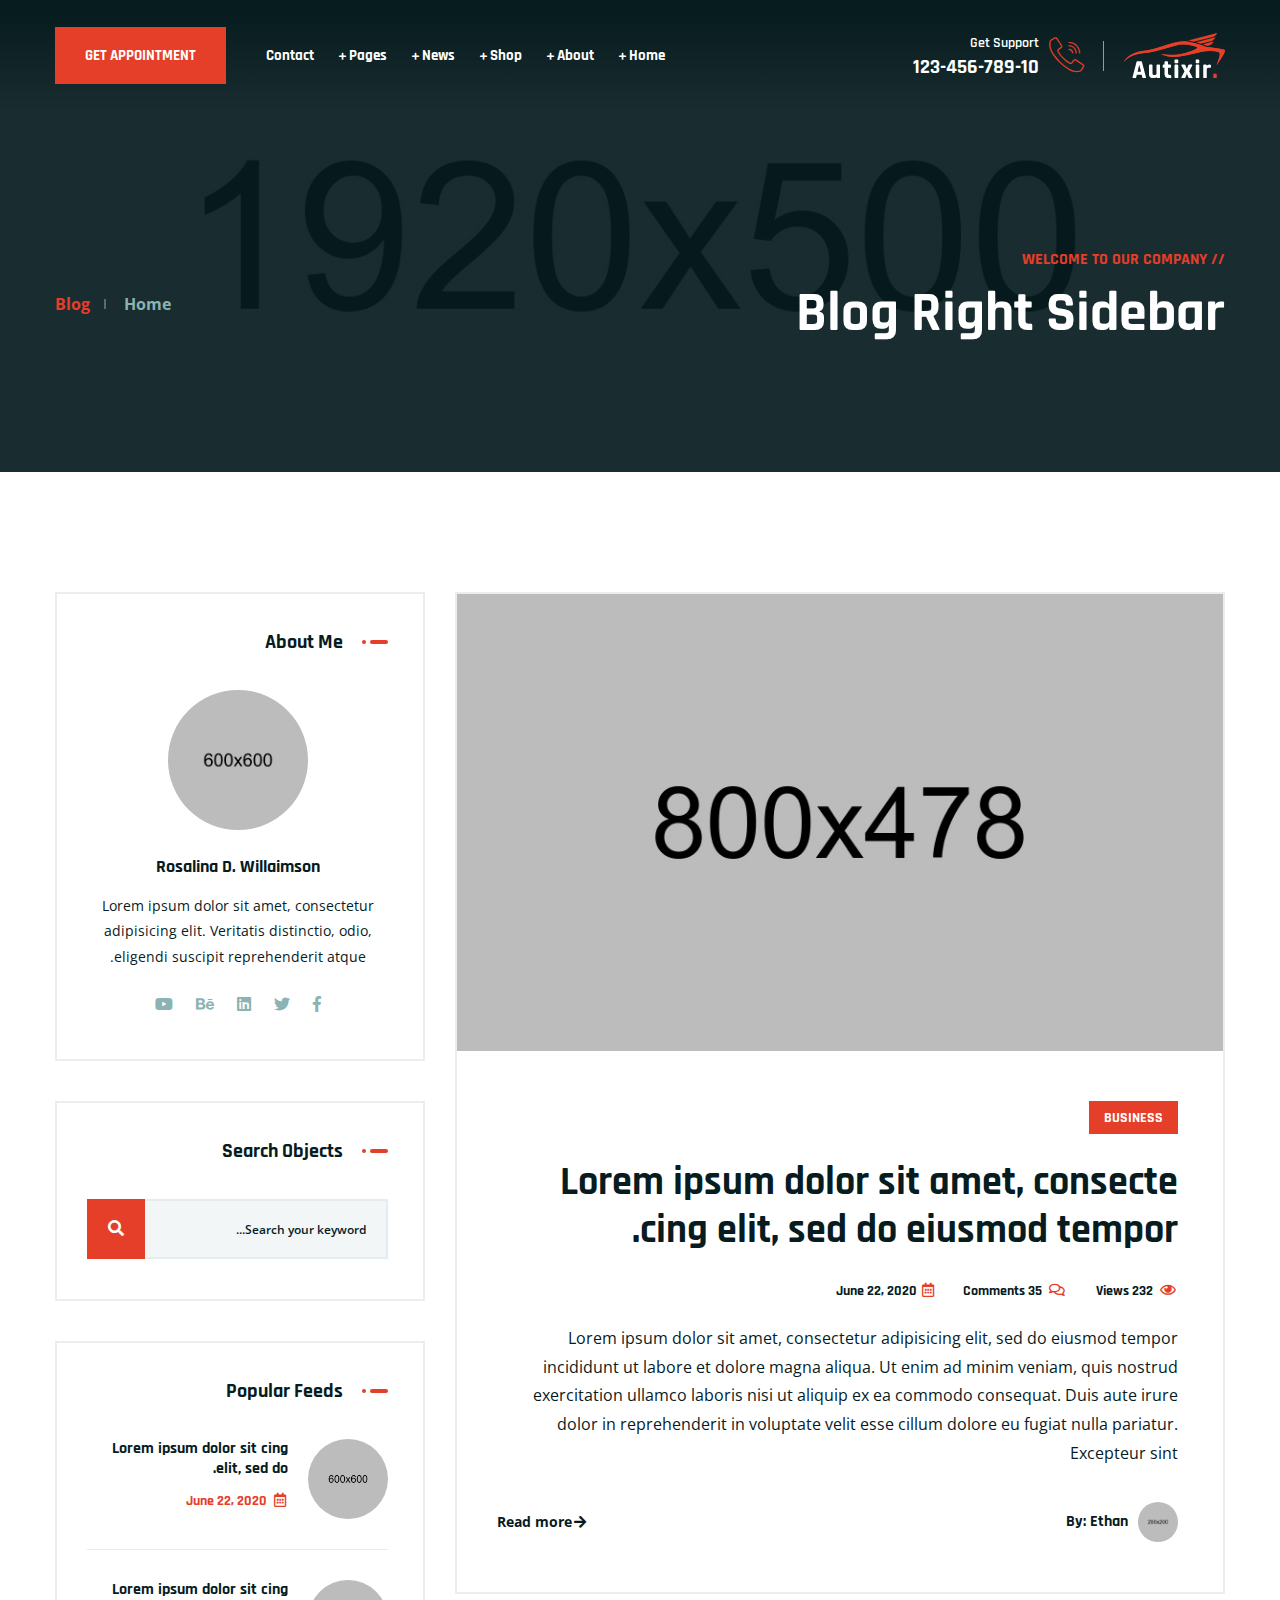
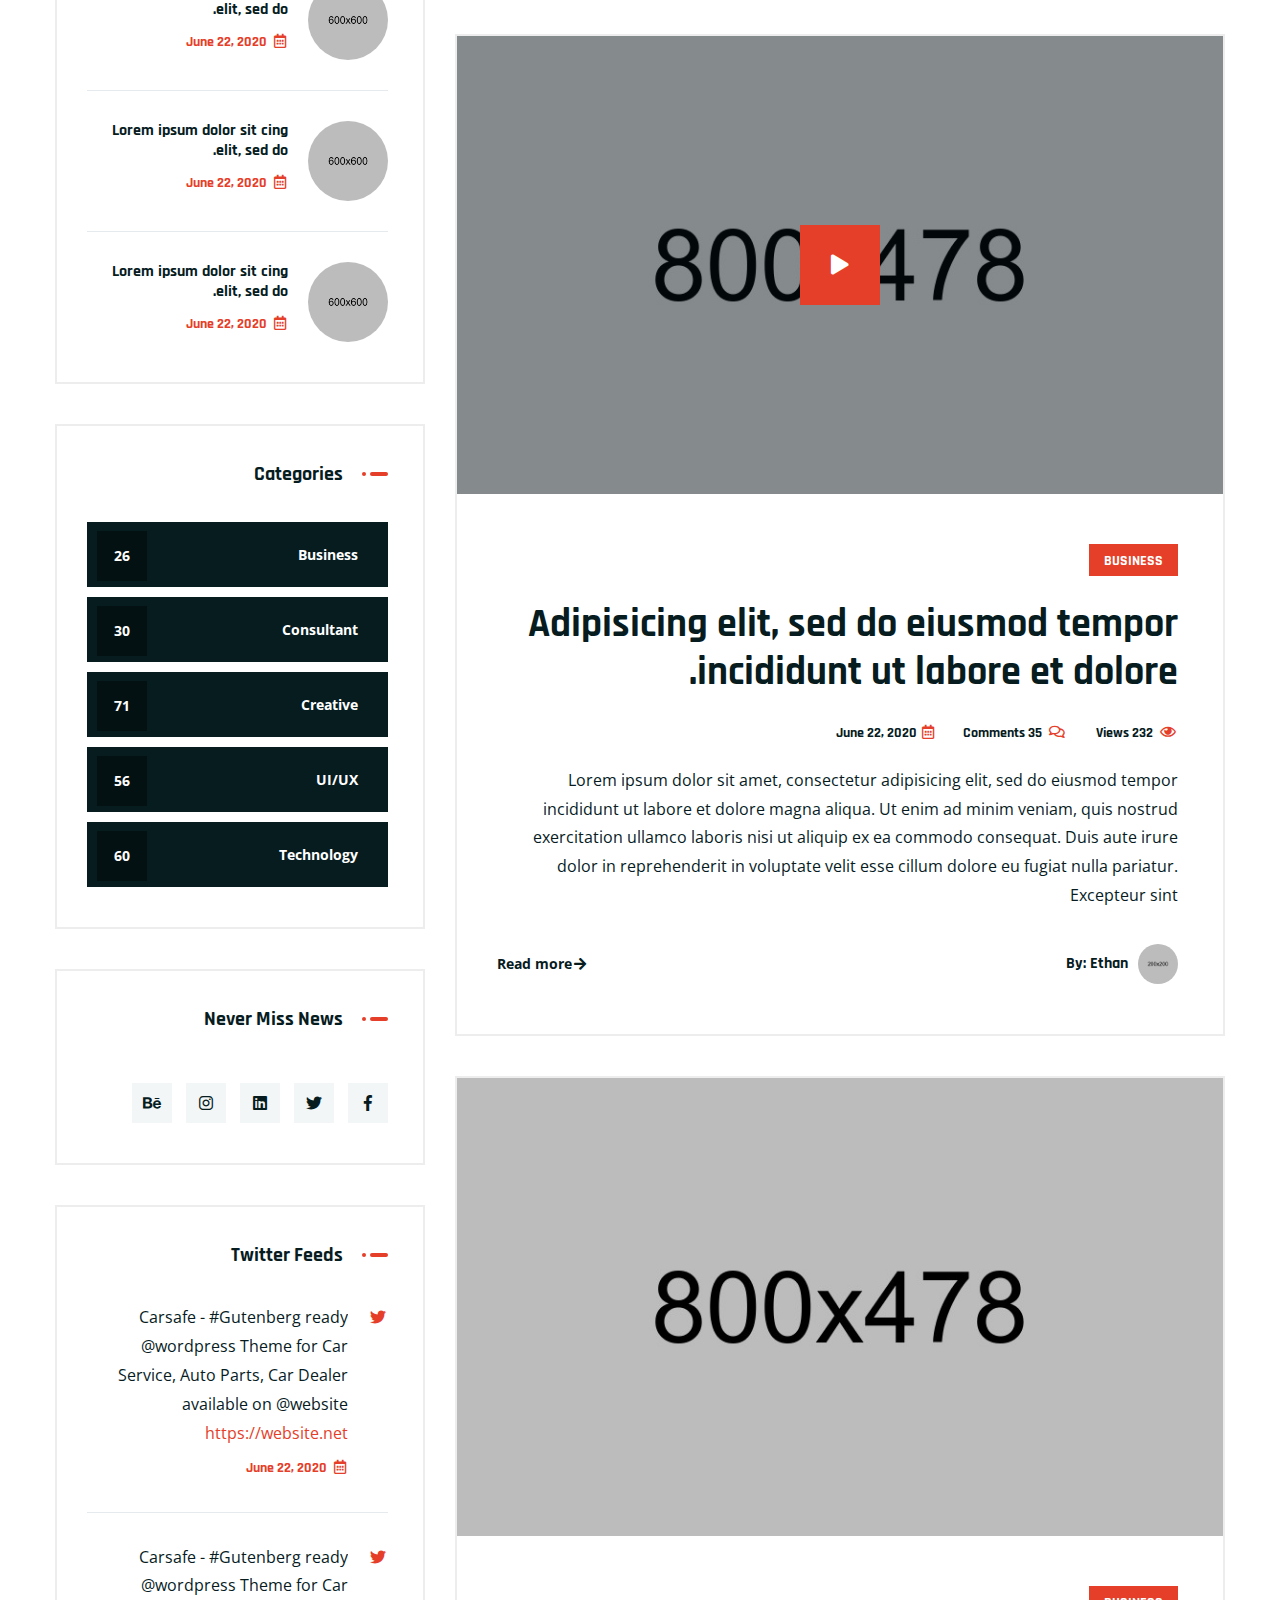
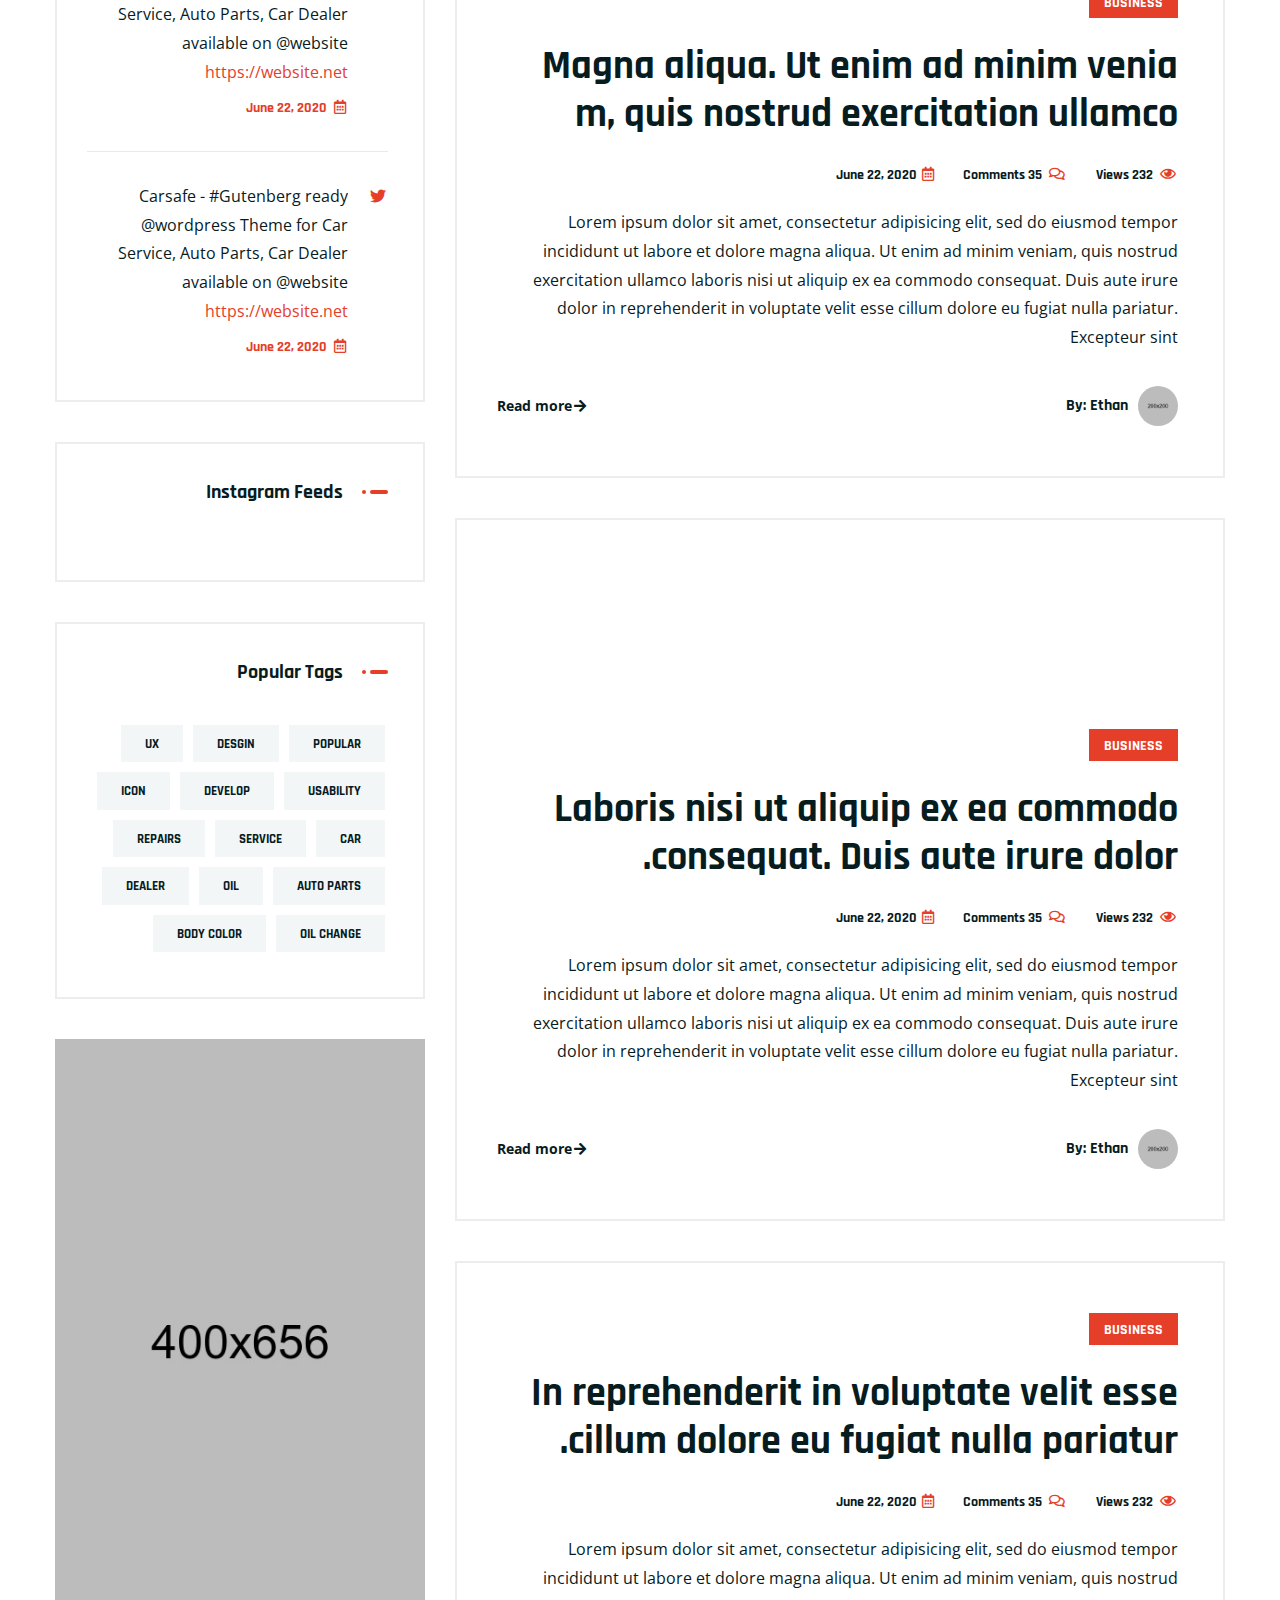
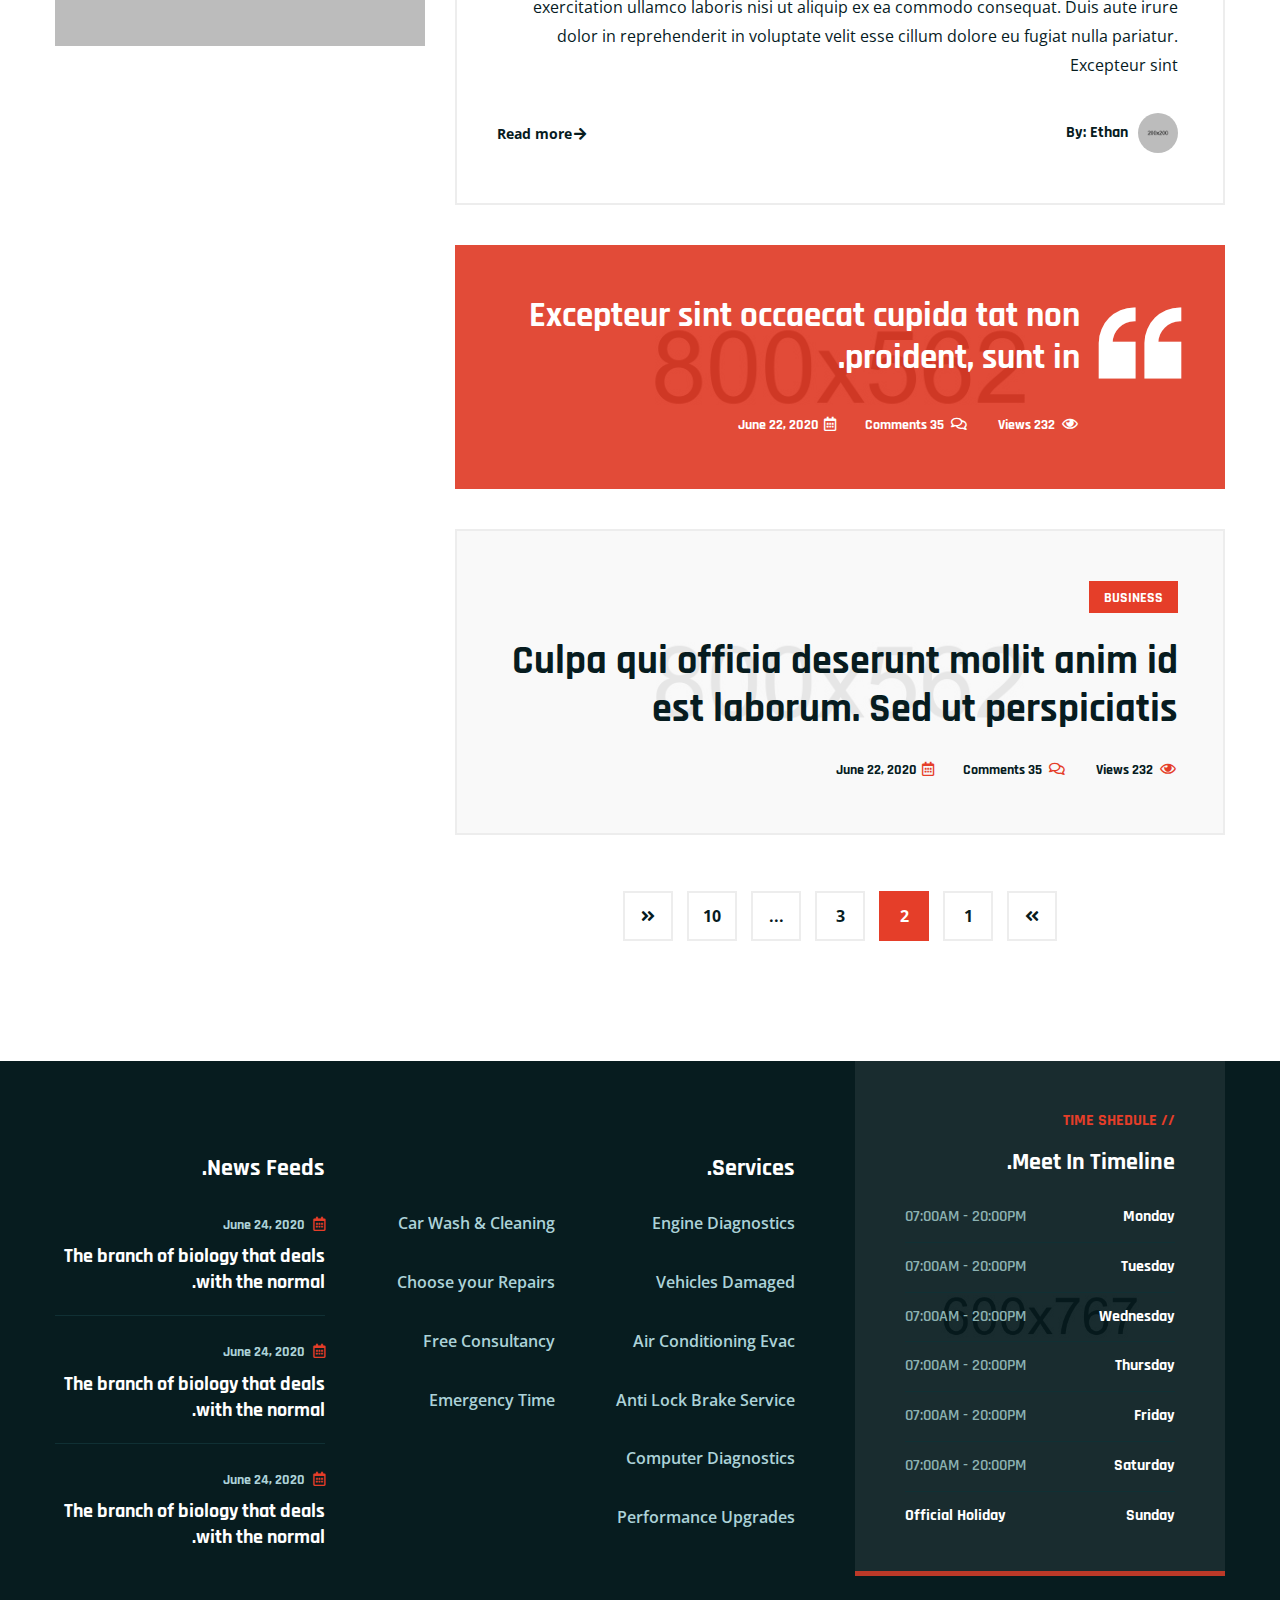
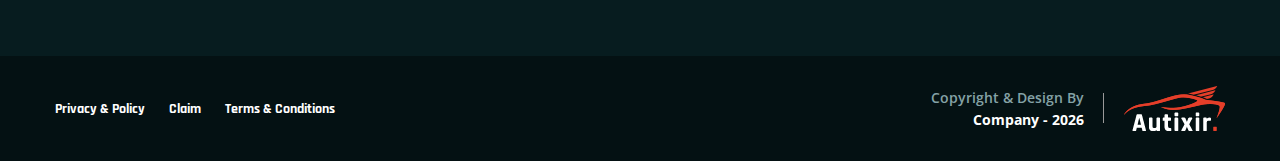
<file: blog-right-sidebar.html>
<!doctype html>
<html class="no-js" lang="zxx">

<head>
    <meta charset="utf-8">
    <meta http-equiv="x-ua-compatible" content="ie=edge">
    <title>Autixir - Car Services and Auto Mechanic HTML Template</title>
    <meta name="robots" content="noindex, follow" />
    <meta name="description" content="">
    <meta name="viewport" content="width=device-width, initial-scale=1, shrink-to-fit=no">

    <!-- Place favicon.png in the root directory -->
    <link rel="shortcut icon" href="img/favicon.png" type="image/x-icon" />
    <!-- Font Icons css -->
    <link rel="stylesheet" href="css/font-icons.css">
    <!-- plugins css -->
    <link rel="stylesheet" href="css/plugins.css">
    <!-- Main Stylesheet -->
    <link rel="stylesheet" href="css/style.css">
    <!-- Responsive css -->
    <link rel="stylesheet" href="css/responsive.css">
</head>

<body>
    <!--[if lte IE 9]>
        <p class="browserupgrade">You are using an <strong>outdated</strong> browser. Please <a href="https://browsehappy.com/">upgrade your browser</a> to improve your experience and security.</p>
    <![endif]-->

    <!-- Add your site or application content here -->

<!-- Body main wrapper start -->
<div class="body-wrapper">

    <!-- HEADER AREA START (header-4) -->
    <header class="ltn__header-area ltn__header-4 ltn__header-transparent gradient-color-2">
        <!-- ltn__header-middle-area start -->
        <div class="ltn__header-middle-area ltn__header-sticky ltn__sticky-bg-black ltn__logo-right-menu-option">
            <div class="container">
                <div class="row">
                    <div class="col">
                        <div class="site-logo-wrap">
                            <div class="site-logo">
                                <a href="index.html"><img src="img/logo-2.png" alt="Logo"></a>
                            </div>
                            <div class="get-support clearfix get-support-color-white">
                                <div class="get-support-icon">
                                    <i class="icon-call"></i>
                                </div>
                                <div class="get-support-info">
                                    <h6>Get Support</h6>
                                    <h4><a href="tel:+123456789">123-456-789-10</a></h4>
                                </div>
                            </div>
                        </div>
                    </div>
                    <div class="col header-menu-column menu-color-white">
                        <div class="header-menu d-none d-xl-block">
                            <nav>
                                <div class="ltn__main-menu">
                                    <ul>
                                        <li class="menu-icon"><a href="#">Home</a>
                                            <ul>
                                                <li><a href="index.html">Home Style - 01</a></li>
                                                <li><a href="index-2.html">Home Style - 02</a></li>
                                                <li><a href="index-3.html">Home Style - 03</a></li>
                                                <li><a href="index-4.html">Home Style - 04</a></li>
                                                <li><a href="index-5.html">Home Style - 05 <span class="menu-item-badge">video</span></a></li>
                                                <li><a href="index-6.html">Home Style - 06</a></li>
                                                <li><a href="index-7.html">Home Style - 07</a></li>
                                                <li><a href="index-8.html">Home Style - 08 <span class="menu-item-badge">Map</span></a></li>
                                                <li><a href="index-9.html">Home Style - 09</a></li>
                                                <li><a href="index-10.html">Home Style - 10</a></li>
                                                <li><a href="index-11.html">Home Style - 11</a></li>
                                            </ul>
                                        </li>
                                        <li class="menu-icon"><a href="#">About</a>
                                            <ul>
                                                <li><a href="about.html">About</a></li>
                                                <li><a href="service.html">Services</a></li>
                                                <li><a href="service-details.html">Service Details</a></li>
                                                <li><a href="portfolio.html">Portfolio</a></li>
                                                <li><a href="portfolio-2.html">Portfolio - 02</a></li>
                                                <li><a href="portfolio-details.html">Portfolio Details</a></li>
                                                <li><a href="team.html">Team</a></li>
                                                <li><a href="team-details.html">Team Details</a></li>
                                                <li><a href="faq.html">FAQ</a></li>
                                                <li><a href="locations.html">Google Map Locations</a></li>
                                            </ul>
                                        </li>
                                        <li class="menu-icon"><a href="#">Shop</a>
                                            <ul>
                                                <li><a href="shop.html">Shop</a></li>
                                                <li><a href="shop-grid.html">Shop Grid</a></li>
                                                <li><a href="shop-left-sidebar.html">Shop Left sidebar</a></li>
                                                <li><a href="shop-right-sidebar.html">Shop right sidebar</a></li>
                                                <li><a href="product-details.html">Shop details </a></li>
                                                <li><a href="product-details-2.html">Shop details 02</a></li>
                                                <li><a href="#">Other Pages <span class="float-end">>></span></a>
                                                    <ul>
                                                        <li><a href="cart.html">Cart</a></li>
                                                        <li><a href="wishlist.html">Wishlist</a></li>
                                                        <li><a href="checkout.html">Checkout</a></li>
                                                        <li><a href="order-tracking.html">Order Tracking</a></li>
                                                        <li><a href="account.html">My Account</a></li>
                                                        <li><a href="login.html">Sign in</a></li>
                                                        <li><a href="register.html">Register</a></li>
                                                    </ul>
                                                </li>
                                                <li><a href="shop-car-grid.html">Shop Car Grid</a></li>
                                                <li><a href="shop-car-left-sidebar.html">Shop Car Left sidebar</a></li>
                                                <li><a href="shop-car-right-sidebar.html">Shop Car right sidebar</a></li>
                                                <li><a href="product-details-3.html">Shop Car details </a></li>
                                            </ul>
                                        </li>
                                        <li class="menu-icon"><a href="#">News</a>
                                            <ul>
                                                <li><a href="blog.html">News</a></li>
                                                <li><a href="blog-grid.html">News Grid</a></li>
                                                <li><a href="blog-left-sidebar.html">News Left sidebar</a></li>
                                                <li><a href="blog-right-sidebar.html">News Right sidebar</a></li>
                                                <li><a href="blog-details.html">News details</a></li>
                                            </ul>
                                        </li>
                                        <li class="menu-icon"><a href="#">Pages</a>
                                            <ul class="mega-menu">
                                                <li><a href="#">Inner Pages</a>
                                                    <ul>
                                                        <li><a href="portfolio.html">Portfolio</a></li>
                                                        <li><a href="portfolio-2.html">Portfolio - 02</a></li>
                                                        <li><a href="portfolio-details.html">Portfolio Details</a></li>
                                                        <li><a href="team.html">Team</a></li>
                                                        <li><a href="team-details.html">Team Details</a></li>
                                                        <li><a href="faq.html">FAQ</a></li>
                                                    </ul>
                                                </li>
                                                <li><a href="#">Inner Pages</a>
                                                    <ul>
                                                        <li><a href="history.html">History</a></li>
                                                        <li><a href="appointment.html">Appointment</a></li>
                                                        <li><a href="locations.html">Google Map Locations</a></li>
                                                        <li><a href="404.html">404</a></li>
                                                        <li><a href="contact.html">Contact</a></li>
                                                        <li><a href="coming-soon.html">Coming Soon</a></li>
                                                    </ul>
                                                </li>
                                                <li><a href="#">Shop Pages</a>
                                                    <ul>
                                                        <li><a href="shop.html">Shop</a></li>
                                                        <li><a href="shop-left-sidebar.html">Shop Left sidebar</a></li>
                                                        <li><a href="shop-right-sidebar.html">Shop right sidebar</a></li>
                                                        <li><a href="shop-grid.html">Shop Grid</a></li>
                                                        <li><a href="product-details.html">Shop details </a></li>
                                                        <li><a href="cart.html">Cart</a></li>
                                                    </ul>
                                                </li>
                                                <li><a href="shop.html"><img src="img/banner/menu-banner-1.jpg" alt="#"></a>
                                                </li>
                                            </ul>
                                        </li>
                                        <li><a href="contact.html">Contact</a></li>
                                        <li class="special-link"><a href="appointment.html">GET APPOINTMENT</a></li>
                                    </ul>
                                </div>
                            </nav>
                        </div>
                    </div>
                    <!-- Mobile Menu Button -->
                    <div class="mobile-menu-toggle menu-btn-white menu-btn-border--- d-xl-none">
                        <a href="#ltn__utilize-mobile-menu" class="ltn__utilize-toggle">
                            <svg viewBox="0 0 800 600">
                                <path d="M300,220 C300,220 520,220 540,220 C740,220 640,540 520,420 C440,340 300,200 300,200" id="top"></path>
                                <path d="M300,320 L540,320" id="middle"></path>
                                <path d="M300,210 C300,210 520,210 540,210 C740,210 640,530 520,410 C440,330 300,190 300,190" id="bottom" transform="translate(480, 320) scale(1, -1) translate(-480, -318) "></path>
                            </svg>
                        </a>
                    </div>
                </div>
            </div>
        </div>
        <!-- ltn__header-middle-area end -->
    </header>
    <!-- HEADER AREA END -->
    
    <!-- Utilize Cart Menu Start -->
    <div id="ltn__utilize-cart-menu" class="ltn__utilize ltn__utilize-cart-menu">
        <div class="ltn__utilize-menu-inner ltn__scrollbar">
            <div class="ltn__utilize-menu-head">
                <span class="ltn__utilize-menu-title">Cart</span>
                <button class="ltn__utilize-close">×</button>
            </div>
            <div class="mini-cart-product-area ltn__scrollbar">
                <div class="mini-cart-item clearfix">
                    <div class="mini-cart-img">
                        <a href="#"><img src="img/product/1.png" alt="Image"></a>
                        <span class="mini-cart-item-delete"><i class="icon-cancel"></i></span>
                    </div>
                    <div class="mini-cart-info">
                        <h6><a href="#">Wheel Bearing Retainer</a></h6>
                        <span class="mini-cart-quantity">1 x $65.00</span>
                    </div>
                </div>
                <div class="mini-cart-item clearfix">
                    <div class="mini-cart-img">
                        <a href="#"><img src="img/product/2.png" alt="Image"></a>
                        <span class="mini-cart-item-delete"><i class="icon-cancel"></i></span>
                    </div>
                    <div class="mini-cart-info">
                        <h6><a href="#">Brake Conversion Kit</a></h6>
                        <span class="mini-cart-quantity">1 x $85.00</span>
                    </div>
                </div>
                <div class="mini-cart-item clearfix">
                    <div class="mini-cart-img">
                        <a href="#"><img src="img/product/3.png" alt="Image"></a>
                        <span class="mini-cart-item-delete"><i class="icon-cancel"></i></span>
                    </div>
                    <div class="mini-cart-info">
                        <h6><a href="#">OE Replica Wheels</a></h6>
                        <span class="mini-cart-quantity">1 x $92.00</span>
                    </div>
                </div>
                <div class="mini-cart-item clearfix">
                    <div class="mini-cart-img">
                        <a href="#"><img src="img/product/4.png" alt="Image"></a>
                        <span class="mini-cart-item-delete"><i class="icon-cancel"></i></span>
                    </div>
                    <div class="mini-cart-info">
                        <h6><a href="#">Shock Mount Insulator</a></h6>
                        <span class="mini-cart-quantity">1 x $68.00</span>
                    </div>
                </div>
            </div>
            <div class="mini-cart-footer">
                <div class="mini-cart-sub-total">
                    <h5>Subtotal: <span>$310.00</span></h5>
                </div>
                <div class="btn-wrapper">
                    <a href="cart.html" class="theme-btn-1 btn btn-effect-1">View Cart</a>
                    <a href="cart.html" class="theme-btn-2 btn btn-effect-2">Checkout</a>
                </div>
                <p>Free Shipping on All Orders Over $100!</p>
            </div>

        </div>
    </div>
    <!-- Utilize Cart Menu End -->

    <!-- Utilize Mobile Menu Start -->
    <div id="ltn__utilize-mobile-menu" class="ltn__utilize ltn__utilize-mobile-menu">
        <div class="ltn__utilize-menu-inner ltn__scrollbar">
            <div class="ltn__utilize-menu-head">
                <div class="site-logo">
                    <a href="index.html"><img src="img/logo.png" alt="Logo"></a>
                </div>
                <button class="ltn__utilize-close">×</button>
            </div>
            <div class="ltn__utilize-menu-search-form">
                <form action="#">
                    <input type="text" placeholder="Search...">
                    <button><i class="fas fa-search"></i></button>
                </form>
            </div>
            <div class="ltn__utilize-menu">
                <ul>
                    <li><a href="#">Home</a>
                        <ul class="sub-menu">
                            <li><a href="index.html">Home Style - 01</a></li>
                            <li><a href="index-2.html">Home Style - 02</a></li>
                            <li><a href="index-3.html">Home Style - 03</a></li>
                            <li><a href="index-4.html">Home Style - 04</a></li>
                            <li><a href="index-5.html">Home Style - 05 <span class="menu-item-badge">video</span></a></li>
                            <li><a href="index-6.html">Home Style - 06</a></li>
                            <li><a href="index-7.html">Home Style - 07</a></li>
                            <li><a href="index-8.html">Home Style - 08 <span class="menu-item-badge">Map</span></a></li>
                            <li><a href="index-9.html">Home Style - 09</a></li>
                            <li><a href="index-10.html">Home Style - 10</a></li>
                            <li><a href="index-11.html">Home Style - 11</a></li>
                        </ul>
                    </li>
                    <li><a href="#">About</a>
                        <ul class="sub-menu">
                            <li><a href="about.html">About</a></li>
                            <li><a href="service.html">Services</a></li>
                            <li><a href="service-details.html">Service Details</a></li>
                            <li><a href="portfolio.html">Portfolio</a></li>
                            <li><a href="portfolio-2.html">Portfolio - 02</a></li>
                            <li><a href="portfolio-details.html">Portfolio Details</a></li>
                            <li><a href="team.html">Team</a></li>
                            <li><a href="team-details.html">Team Details</a></li>
                            <li><a href="faq.html">FAQ</a></li>
                            <li><a href="locations.html">Google Map Locations</a></li>
                        </ul>
                    </li>
                    <li><a href="#">Shop</a>
                        <ul class="sub-menu">
                            <li><a href="shop.html">Shop</a></li>
                            <li><a href="shop-grid.html">Shop Grid</a></li>
                            <li><a href="shop-left-sidebar.html">Shop Left sidebar</a></li>
                            <li><a href="shop-right-sidebar.html">Shop right sidebar</a></li>
                            <li><a href="product-details.html">Shop details </a></li>
                            <li><a href="product-details-2.html">Shop details 02</a></li>
                            <li><a href="shop-car-grid.html">Shop Car Grid</a></li>
                            <li><a href="shop-car-left-sidebar.html">Shop Car Left sidebar</a></li>
                            <li><a href="shop-car-right-sidebar.html">Shop Car right sidebar</a></li>
                            <li><a href="product-details-3.html">Shop Car details </a></li>
                            <li><a href="cart.html">Cart</a></li>
                            <li><a href="wishlist.html">Wishlist</a></li>
                            <li><a href="checkout.html">Checkout</a></li>
                            <li><a href="order-tracking.html">Order Tracking</a></li>
                            <li><a href="account.html">My Account</a></li>
                            <li><a href="login.html">Sign in</a></li>
                            <li><a href="register.html">Register</a></li>
                        </ul>
                    </li>
                    <li><a href="#">News</a>
                        <ul class="sub-menu">
                            <li><a href="blog.html">News</a></li>
                            <li><a href="blog-grid.html">News Grid</a></li>
                            <li><a href="blog-left-sidebar.html">News Left sidebar</a></li>
                            <li><a href="blog-right-sidebar.html">News Right sidebar</a></li>
                            <li><a href="blog-details.html">News details</a></li>
                        </ul>
                    </li>
                    <li><a href="#">Pages</a>
                        <ul class="sub-menu">
                            <li><a href="about.html">About</a></li>
                            <li><a href="service.html">Services</a></li>
                            <li><a href="service-details.html">Service Details</a></li>
                            <li><a href="portfolio.html">Portfolio</a></li>
                            <li><a href="portfolio-2.html">Portfolio - 02</a></li>
                            <li><a href="portfolio-details.html">Portfolio Details</a></li>
                            <li><a href="team.html">Team</a></li>
                            <li><a href="team-details.html">Team Details</a></li>
                            <li><a href="faq.html">FAQ</a></li>
                            <li><a href="history.html">History</a></li>
                            <li><a href="appointment.html">Appointment</a></li>
                            <li><a href="locations.html">Google Map Locations</a></li>
                            <li><a href="404.html">404</a></li>
                            <li><a href="contact.html">Contact</a></li>
                            <li><a href="coming-soon.html">Coming Soon</a></li>
                        </ul>
                    </li>
                    <li><a href="contact.html">Contact</a></li>
                </ul>
            </div>
            <div class="ltn__utilize-buttons ltn__utilize-buttons-2">
                <ul>
                    <li>
                        <a href="account.html" title="My Account">
                            <span class="utilize-btn-icon">
                                <i class="far fa-user"></i>
                            </span>
                            My Account
                        </a>
                    </li>
                    <li>
                        <a href="wishlist.html" title="Wishlist">
                            <span class="utilize-btn-icon">
                                <i class="far fa-heart"></i>
                                <sup>3</sup>
                            </span>
                            Wishlist
                        </a>
                    </li>
                    <li>
                        <a href="cart.html" title="Shoping Cart">
                            <span class="utilize-btn-icon">
                                <i class="fas fa-shopping-cart"></i>
                                <sup>5</sup>
                            </span>
                            Shoping Cart
                        </a>
                    </li>
                </ul>
            </div>
            <div class="ltn__social-media-2">
                <ul>
                    <li><a href="#" title="Facebook"><i class="fab fa-facebook-f"></i></a></li>
                    <li><a href="#" title="Twitter"><i class="fab fa-twitter"></i></a></li>
                    <li><a href="#" title="Linkedin"><i class="fab fa-linkedin"></i></a></li>
                    <li><a href="#" title="Instagram"><i class="fab fa-instagram"></i></a></li>
                </ul>
            </div>
        </div>
    </div>
    <!-- Utilize Mobile Menu End -->

    <div class="ltn__utilize-overlay"></div>

    <!-- BREADCRUMB AREA START -->
    <div class="ltn__breadcrumb-area ltn__breadcrumb-area-2 ltn__breadcrumb-color-white bg-overlay-theme-black-90 bg-image" data-bs-bg="img/bg/9.jpg">
        <div class="container">
            <div class="row">
                <div class="col-lg-12">
                    <div class="ltn__breadcrumb-inner ltn__breadcrumb-inner-2 justify-content-between">
                        <div class="section-title-area ltn__section-title-2">
                            <h6 class="section-subtitle ltn__secondary-color">//  Welcome to our company</h6>
                            <h1 class="section-title white-color">Blog Right Sidebar</h1>
                        </div>
                        <div class="ltn__breadcrumb-list">
                            <ul>
                                <li><a href="index.html">Home</a></li>
                                <li>Blog</li>
                            </ul>
                        </div>
                    </div>
                </div>
            </div>
        </div>
    </div>
    <!-- BREADCRUMB AREA END -->

    <!-- BLOG AREA START -->
    <div class="ltn__blog-area mb-120">
        <div class="container">
            <div class="row">
                <div class="col-lg-8">
                    <div class="ltn__blog-list-wrap">
                        <!-- Blog Item -->
                        <div class="ltn__blog-item ltn__blog-item-5">
                            <div class="ltn__blog-img">
                                <a href="blog-details.html"><img src="img/blog/31.jpg" alt="Image"></a>
                            </div>
                            <div class="ltn__blog-brief">
                                <div class="ltn__blog-meta">
                                    <ul>
                                        <li class="ltn__blog-category">
                                            <a href="#">Business</a>
                                        </li>
                                    </ul>
                                </div>
                                <h3 class="ltn__blog-title"><a href="blog-details.html">Lorem ipsum dolor sit amet, consecte
                                    cing elit, sed do eiusmod tempor.</a></h3>
                                <div class="ltn__blog-meta">
                                    <ul>
                                        <li>
                                            <a href="#"><i class="far fa-eye"></i>232 Views</a>
                                        </li>
                                        <li>
                                            <a href="#"><i class="far fa-comments"></i>35 Comments</a>
                                        </li>
                                        <li class="ltn__blog-date">
                                            <i class="far fa-calendar-alt"></i>June 22, 2020
                                        </li>
                                    </ul>
                                </div>
                                <p>Lorem ipsum dolor sit amet, consectetur adipisicing elit, sed do eiusmod tempor incididunt ut labore et dolore magna aliqua. Ut enim ad minim veniam, quis nostrud exercitation ullamco laboris nisi ut aliquip ex ea commodo consequat. Duis aute irure dolor in reprehenderit in voluptate velit esse cillum dolore eu fugiat nulla pariatur. Excepteur sint</p>
                                <div class="ltn__blog-meta-btn">
                                    <div class="ltn__blog-meta">
                                        <ul>
                                            <li class="ltn__blog-author">
                                                <a href="#"><img src="img/blog/author.jpg" alt="#">By: Ethan</a>
                                            </li>
                                        </ul>
                                    </div>
                                    <div class="ltn__blog-btn">
                                        <a href="blog-details.html"><i class="fas fa-arrow-right"></i>Read more</a>
                                    </div>
                                </div>
                            </div>
                        </div>
                        <!-- Blog Item (Video) -->
                        <div class="ltn__blog-item ltn__blog-item-5 ltn__blog-item-video">
                            <div class="ltn__video-img">
                                <img src="img/blog/32.jpg" alt="video popup bg image">
                                <a class="ltn__video-icon-2 ltn__secondary-bg ltn__video-icon-2-border---" href="https://www.youtube.com/embed/X7R-q9rsrtU?autoplay=1&showinfo=0"  data-rel="lightcase:myCollection">
                                    <i class="fa fa-play"></i>
                                </a>
                            </div>
                            <div class="ltn__blog-brief">
                                <div class="ltn__blog-meta">
                                    <ul>
                                        <li class="ltn__blog-category">
                                            <a href="#">Business</a>
                                        </li>
                                    </ul>
                                </div>
                                <h3 class="ltn__blog-title"><a href="blog-details.html">Adipisicing elit, sed do eiusmod tempor
                                    incididunt ut labore et dolore.</a></h3>
                                <div class="ltn__blog-meta">
                                    <ul>
                                        <li>
                                            <a href="#"><i class="far fa-eye"></i>232 Views</a>
                                        </li>
                                        <li>
                                            <a href="#"><i class="far fa-comments"></i>35 Comments</a>
                                        </li>
                                        <li class="ltn__blog-date">
                                            <i class="far fa-calendar-alt"></i>June 22, 2020
                                        </li>
                                    </ul>
                                </div>
                                <p>Lorem ipsum dolor sit amet, consectetur adipisicing elit, sed do eiusmod tempor incididunt ut labore et dolore magna aliqua. Ut enim ad minim veniam, quis nostrud exercitation ullamco laboris nisi ut aliquip ex ea commodo consequat. Duis aute irure dolor in reprehenderit in voluptate velit esse cillum dolore eu fugiat nulla pariatur. Excepteur sint</p>
                                <div class="ltn__blog-meta-btn">
                                    <div class="ltn__blog-meta">
                                        <ul>
                                            <li class="ltn__blog-author">
                                                <a href="#"><img src="img/blog/author.jpg" alt="#">By: Ethan</a>
                                            </li>
                                        </ul>
                                    </div>
                                    <div class="ltn__blog-btn">
                                        <a href="blog-details.html"><i class="fas fa-arrow-right"></i>Read more</a>
                                    </div>
                                </div>
                            </div>
                        </div>
                        <!-- Blog Item (Gallery) -->
                        <div class="ltn__blog-item ltn__blog-item-5 ltn__blog-item-gallery">
                            <div class="ltn__blog-gallery-active slick-arrow-1 slick-arrow-1-inner">
                                <div class="ltn__blog-gallery-item">
                                    <a href="blog-details.html"><img src="img/blog/33.jpg" alt="Image"></a>
                                </div>
                                <div class="ltn__blog-gallery-item">
                                    <a href="blog-details.html"><img src="img/blog/34.jpg" alt="Image"></a>
                                </div>
                                <div class="ltn__blog-gallery-item">
                                    <a href="blog-details.html"><img src="img/blog/31.jpg" alt="Image"></a>
                                </div>
                            </div>
                            <div class="ltn__blog-brief">
                                <div class="ltn__blog-meta">
                                    <ul>
                                        <li class="ltn__blog-category">
                                            <a href="#">Business</a>
                                        </li>
                                    </ul>
                                </div>
                                <h3 class="ltn__blog-title"><a href="blog-details.html">Magna aliqua. Ut enim ad minim venia
                                    m, quis nostrud exercitation ullamco</a></h3>
                                <div class="ltn__blog-meta">
                                    <ul>
                                        <li>
                                            <a href="#"><i class="far fa-eye"></i>232 Views</a>
                                        </li>
                                        <li>
                                            <a href="#"><i class="far fa-comments"></i>35 Comments</a>
                                        </li>
                                        <li class="ltn__blog-date">
                                            <i class="far fa-calendar-alt"></i>June 22, 2020
                                        </li>
                                    </ul>
                                </div>
                                <p>Lorem ipsum dolor sit amet, consectetur adipisicing elit, sed do eiusmod tempor incididunt ut labore et dolore magna aliqua. Ut enim ad minim veniam, quis nostrud exercitation ullamco laboris nisi ut aliquip ex ea commodo consequat. Duis aute irure dolor in reprehenderit in voluptate velit esse cillum dolore eu fugiat nulla pariatur. Excepteur sint</p>
                                <div class="ltn__blog-meta-btn">
                                    <div class="ltn__blog-meta">
                                        <ul>
                                            <li class="ltn__blog-author">
                                                <a href="#"><img src="img/blog/author.jpg" alt="#">By: Ethan</a>
                                            </li>
                                        </ul>
                                    </div>
                                    <div class="ltn__blog-btn">
                                        <a href="blog-details.html"><i class="fas fa-arrow-right"></i>Read more</a>
                                    </div>
                                </div>
                            </div>
                        </div>
                        <!-- Blog Item (Audio) -->
                        <div class="ltn__blog-item ltn__blog-item-5 ltn__blog-item-audio">
                            <div class="post-audio embed-responsive embed-responsive-16by9">
                                <iframe src="https://w.soundcloud.com/player/?url=https%3A//api.soundcloud.com/tracks/837045328&color=%23ff5500&auto_play=false&hide_related=false&show_comments=true&show_user=true&show_reposts=false&show_teaser=true&visual=true"></iframe>
                                
                            </div>
                            <div class="ltn__blog-brief">
                                <div class="ltn__blog-meta">
                                    <ul>
                                        <li class="ltn__blog-category">
                                            <a href="#">Business</a>
                                        </li>
                                    </ul>
                                </div>
                                <h3 class="ltn__blog-title"><a href="blog-details.html">Laboris nisi ut aliquip ex ea commodo
                                    consequat. Duis aute irure dolor.</a></h3>
                                <div class="ltn__blog-meta">
                                    <ul>
                                        <li>
                                            <a href="#"><i class="far fa-eye"></i>232 Views</a>
                                        </li>
                                        <li>
                                            <a href="#"><i class="far fa-comments"></i>35 Comments</a>
                                        </li>
                                        <li class="ltn__blog-date">
                                            <i class="far fa-calendar-alt"></i>June 22, 2020
                                        </li>
                                    </ul>
                                </div>
                                <p>Lorem ipsum dolor sit amet, consectetur adipisicing elit, sed do eiusmod tempor incididunt ut labore et dolore magna aliqua. Ut enim ad minim veniam, quis nostrud exercitation ullamco laboris nisi ut aliquip ex ea commodo consequat. Duis aute irure dolor in reprehenderit in voluptate velit esse cillum dolore eu fugiat nulla pariatur. Excepteur sint</p>
                                <div class="ltn__blog-meta-btn">
                                    <div class="ltn__blog-meta">
                                        <ul>
                                            <li class="ltn__blog-author">
                                                <a href="#"><img src="img/blog/author.jpg" alt="#">By: Ethan</a>
                                            </li>
                                        </ul>
                                    </div>
                                    <div class="ltn__blog-btn">
                                        <a href="blog-details.html"><i class="fas fa-arrow-right"></i>Read more</a>
                                    </div>
                                </div>
                            </div>
                        </div>
                        <!-- Blog Item (No Image) -->
                        <div class="ltn__blog-item ltn__blog-item-5 ltn__blog-item-no-image">
                            <div class="ltn__blog-brief">
                                <div class="ltn__blog-meta">
                                    <ul>
                                        <li class="ltn__blog-category">
                                            <a href="#">Business</a>
                                        </li>
                                    </ul>
                                </div>
                                <h3 class="ltn__blog-title"><a href="blog-details.html">In reprehenderit in voluptate velit esse
                                    cillum dolore eu fugiat nulla pariatur.</a></h3>
                                <div class="ltn__blog-meta">
                                    <ul>
                                        <li>
                                            <a href="#"><i class="far fa-eye"></i>232 Views</a>
                                        </li>
                                        <li>
                                            <a href="#"><i class="far fa-comments"></i>35 Comments</a>
                                        </li>
                                        <li class="ltn__blog-date">
                                            <i class="far fa-calendar-alt"></i>June 22, 2020
                                        </li>
                                    </ul>
                                </div>
                                <p>Lorem ipsum dolor sit amet, consectetur adipisicing elit, sed do eiusmod tempor incididunt ut labore et dolore magna aliqua. Ut enim ad minim veniam, quis nostrud exercitation ullamco laboris nisi ut aliquip ex ea commodo consequat. Duis aute irure dolor in reprehenderit in voluptate velit esse cillum dolore eu fugiat nulla pariatur. Excepteur sint</p>
                                <div class="ltn__blog-meta-btn">
                                    <div class="ltn__blog-meta">
                                        <ul>
                                            <li class="ltn__blog-author">
                                                <a href="#"><img src="img/blog/author.jpg" alt="#">By: Ethan</a>
                                            </li>
                                        </ul>
                                    </div>
                                    <div class="ltn__blog-btn">
                                        <a href="blog-details.html"><i class="fas fa-arrow-right"></i>Read more</a>
                                    </div>
                                </div>
                            </div>
                        </div>
                        <!-- Blog Item (Quote) -->
                        <div class="ltn__blog-item ltn__blog-item-5 ltn__blog-item-quote bg-image bg-overlay-theme-90" data-bs-bg="img/blog/3.jpg">
                            <div class="ltn__blog-brief">
                                <blockquote>
                                    <a href="blog-details.html">Excepteur sint occaecat cupida
                                        tat non proident, sunt in.</a>
                                </blockquote>
                                <div class="ltn__blog-meta mb-0">
                                    <ul>
                                        <li>
                                            <a href="#"><i class="far fa-eye"></i>232 Views</a>
                                        </li>
                                        <li>
                                            <a href="#"><i class="far fa-comments"></i>35 Comments</a>
                                        </li>
                                        <li class="ltn__blog-date">
                                            <i class="far fa-calendar-alt"></i>June 22, 2020
                                        </li>
                                    </ul>
                                </div>
                            </div>
                        </div>
                        <!-- Blog Item (Background Image) -->
                        <div class="ltn__blog-item ltn__blog-item-5 ltn__blog-item-bg-image bg-image bg-overlay-white-90" data-bs-bg="img/blog/2.jpg">
                            <div class="ltn__blog-brief">
                                <div class="ltn__blog-meta">
                                    <ul>
                                        <li class="ltn__blog-category">
                                            <a href="#">Business</a>
                                        </li>
                                    </ul>
                                </div>
                                <h3 class="ltn__blog-title"><a href="blog-details.html">Culpa qui officia deserunt mollit anim
                                    id est laborum. Sed ut perspiciatis</a></h3>
                                <div class="ltn__blog-meta mb-0">
                                    <ul>
                                        <li>
                                            <a href="#"><i class="far fa-eye"></i>232 Views</a>
                                        </li>
                                        <li>
                                            <a href="#"><i class="far fa-comments"></i>35 Comments</a>
                                        </li>
                                        <li class="ltn__blog-date">
                                            <i class="far fa-calendar-alt"></i>June 22, 2020
                                        </li>
                                    </ul>
                                </div>
                            </div>
                        </div>
                        <!--  -->
                    </div>
                    <div class="row">
                        <div class="col-lg-12">
                            <div class="ltn__pagination-area text-center">
                                <div class="ltn__pagination">
                                    <ul>
                                        <li><a href="#"><i class="fas fa-angle-double-left"></i></a></li>
                                        <li><a href="#">1</a></li>
                                        <li class="active"><a href="#">2</a></li>
                                        <li><a href="#">3</a></li>
                                        <li><a href="#">...</a></li>
                                        <li><a href="#">10</a></li>
                                        <li><a href="#"><i class="fas fa-angle-double-right"></i></a></li>
                                    </ul>
                                </div>
                            </div>
                        </div>
                    </div>
                </div>
                <div class="col-lg-4">
                    <aside class="sidebar-area blog-sidebar ltn__right-sidebar">
                        <!-- Author Widget -->
                        <div class="widget ltn__author-widget">
                            <h4 class="ltn__widget-title ltn__widget-title-border">About Me</h4>
                            <div class="ltn__author-widget-inner text-center">
                                <img src="img/team/4.jpg" alt="Image">
                                <h5>Rosalina D. Willaimson</h5>
                                <p>Lorem ipsum dolor sit amet, consectetur adipisicing elit. Veritatis distinctio, odio, eligendi suscipit reprehenderit atque.</p>
                                <div class="ltn__social-media">
                                    <ul>
                                        <li><a href="#" title="Facebook"><i class="fab fa-facebook-f"></i></a></li>
                                        <li><a href="#" title="Twitter"><i class="fab fa-twitter"></i></a></li>
                                        <li><a href="#" title="Linkedin"><i class="fab fa-linkedin"></i></a></li>
                                        <li><a href="#" title="Behance"><i class="fab fa-behance"></i></a></li>
                                        <li><a href="#" title="Youtube"><i class="fab fa-youtube"></i></a></li>
                                    </ul>
                                </div>
                            </div>
                        </div>
                        <!-- Search Widget -->
                        <div class="widget ltn__search-widget">
                            <h4 class="ltn__widget-title ltn__widget-title-border">Search Objects</h4>
                            <form action="#">
                                <input type="text" name="search" placeholder="Search your keyword...">
                                <button type="submit"><i class="fas fa-search"></i></button>
                            </form>
                        </div>
                        <!-- Popular Post Widget -->
                        <div class="widget ltn__popular-post-widget">
                            <h4 class="ltn__widget-title ltn__widget-title-border">Popular Feeds</h4>
                            <ul>
                                <li>
                                    <div class="popular-post-widget-item clearfix">
                                        <div class="popular-post-widget-img">
                                            <a href="blog-details.html"><img src="img/team/5.jpg" alt="#"></a>
                                        </div>
                                        <div class="popular-post-widget-brief">
                                            <h6><a href="blog-details.html">Lorem ipsum dolor sit
                                                cing elit, sed do.</a></h6>
                                            <div class="ltn__blog-meta">
                                                <ul>
                                                    <li class="ltn__blog-date">
                                                        <a href="#"><i class="far fa-calendar-alt"></i>June 22, 2020</a>
                                                    </li>
                                                </ul>
                                            </div>
                                        </div>
                                    </div>
                                </li>
                                <li>
                                    <div class="popular-post-widget-item clearfix">
                                        <div class="popular-post-widget-img">
                                            <a href="blog-details.html"><img src="img/team/6.jpg" alt="#"></a>
                                        </div>
                                        <div class="popular-post-widget-brief">
                                            <h6><a href="blog-details.html">Lorem ipsum dolor sit
                                                cing elit, sed do.</a></h6>
                                            <div class="ltn__blog-meta">
                                                <ul>
                                                    <li class="ltn__blog-date">
                                                        <a href="#"><i class="far fa-calendar-alt"></i>June 22, 2020</a>
                                                    </li>
                                                </ul>
                                            </div>
                                        </div>
                                    </div>
                                </li>
                                <li>
                                    <div class="popular-post-widget-item clearfix">
                                        <div class="popular-post-widget-img">
                                            <a href="blog-details.html"><img src="img/team/7.jpg" alt="#"></a>
                                        </div>
                                        <div class="popular-post-widget-brief">
                                            <h6><a href="blog-details.html">Lorem ipsum dolor sit
                                                cing elit, sed do.</a></h6>
                                            <div class="ltn__blog-meta">
                                                <ul>
                                                    <li class="ltn__blog-date">
                                                        <a href="#"><i class="far fa-calendar-alt"></i>June 22, 2020</a>
                                                    </li>
                                                </ul>
                                            </div>
                                        </div>
                                    </div>
                                </li>
                                <li>
                                    <div class="popular-post-widget-item clearfix">
                                        <div class="popular-post-widget-img">
                                            <a href="blog-details.html"><img src="img/team/8.jpg" alt="#"></a>
                                        </div>
                                        <div class="popular-post-widget-brief">
                                            <h6><a href="blog-details.html">Lorem ipsum dolor sit
                                                cing elit, sed do.</a></h6>
                                            <div class="ltn__blog-meta">
                                                <ul>
                                                    <li class="ltn__blog-date">
                                                        <a href="#"><i class="far fa-calendar-alt"></i>June 22, 2020</a>
                                                    </li>
                                                </ul>
                                            </div>
                                        </div>
                                    </div>
                                </li>
                            </ul>
                        </div>
                        <!-- Menu Widget (Category) -->
                        <div class="widget ltn__menu-widget ltn__menu-widget-2 ltn__menu-widget-2-color-2">
                            <h4 class="ltn__widget-title ltn__widget-title-border">Categories</h4>
                            <ul>
                                <li><a href="#">Business <span>26</span></a></li>
                                <li><a href="#">Consultant <span>30</span></a></li>
                                <li><a href="#">Creative <span>71</span></a></li>
                                <li><a href="#">UI/UX <span>56</span></a></li>
                                <li><a href="#">Technology <span>60</span></a></li>
                            </ul>
                        </div>
                        <!-- Social Media Widget -->
                        <div class="widget ltn__social-media-widget">
                            <h4 class="ltn__widget-title ltn__widget-title-border">Never Miss News</h4>
                            <div class="ltn__social-media-2">
                                <ul>
                                    <li><a href="#" title="Facebook"><i class="fab fa-facebook-f"></i></a></li>
                                    <li><a href="#" title="Twitter"><i class="fab fa-twitter"></i></a></li>
                                    <li><a href="#" title="Linkedin"><i class="fab fa-linkedin"></i></a></li>
                                    <li><a href="#" title="Instagram"><i class="fab fa-instagram"></i></a></li>
                                    <li><a href="#" title="Behance"><i class="fab fa-behance"></i></a></li>                                    
                                </ul>
                            </div>
                        </div>
                        <!-- Popular Post Widget (Twitter Post) -->
                        <div class="widget ltn__popular-post-widget ltn__twitter-post-widget">
                            <h4 class="ltn__widget-title ltn__widget-title-border">Twitter Feeds</h4>
                            <ul>
                                <li>
                                    <div class="popular-post-widget-item clearfix">
                                        <div class="popular-post-widget-img">
                                            <a href="blog-details.html"><i class="fab fa-twitter"></i></a>
                                        </div>
                                        <div class="popular-post-widget-brief">
                                            <p>Carsafe - #Gutenberg ready 
                                                @wordpress
                                                 Theme for Car Service, Auto Parts, Car Dealer available on 
                                                @website
                                                <a href="https://website.net">https://website.net</a></p>
                                            <div class="ltn__blog-meta">
                                                <ul>
                                                    <li class="ltn__blog-date">
                                                        <a href="#"><i class="far fa-calendar-alt"></i>June 22, 2020</a>
                                                    </li>
                                                </ul>
                                            </div>
                                        </div>
                                    </div>
                                </li>
                                <li>
                                    <div class="popular-post-widget-item clearfix">
                                        <div class="popular-post-widget-img">
                                            <a href="blog-details.html"><i class="fab fa-twitter"></i></a>
                                        </div>
                                        <div class="popular-post-widget-brief">
                                            <p>Carsafe - #Gutenberg ready 
                                                @wordpress
                                                 Theme for Car Service, Auto Parts, Car Dealer available on 
                                                @website
                                                <a href="https://website.net">https://website.net</a></p>
                                            <div class="ltn__blog-meta">
                                                <ul>
                                                    <li class="ltn__blog-date">
                                                        <a href="#"><i class="far fa-calendar-alt"></i>June 22, 2020</a>
                                                    </li>
                                                </ul>
                                            </div>
                                        </div>
                                    </div>
                                </li>
                                <li>
                                    <div class="popular-post-widget-item clearfix">
                                        <div class="popular-post-widget-img">
                                            <a href="blog-details.html"><i class="fab fa-twitter"></i></a>
                                        </div>
                                        <div class="popular-post-widget-brief">
                                            <p>Carsafe - #Gutenberg ready 
                                                @wordpress
                                                 Theme for Car Service, Auto Parts, Car Dealer available on 
                                                @website
                                                <a href="https://website.net">https://website.net</a></p>
                                            <div class="ltn__blog-meta">
                                                <ul>
                                                    <li class="ltn__blog-date">
                                                        <a href="#"><i class="far fa-calendar-alt"></i>June 22, 2020</a>
                                                    </li>
                                                </ul>
                                            </div>
                                        </div>
                                    </div>
                                </li>
                            </ul>
                        </div>
                        <!-- Instagram Widget -->
                        <div class="widget ltn__instagram-widget">
                            <h4 class="ltn__widget-title ltn__widget-title-border">Instagram Feeds</h4>
                            <div class="ltn__instafeed ltn__instafeed-grid insta-grid-gutter"></div>
                        </div>
                        <!-- Tagcloud Widget -->
                        <div class="widget ltn__tagcloud-widget">
                            <h4 class="ltn__widget-title ltn__widget-title-border">Popular Tags</h4>
                            <ul>
                                <li><a href="#">Popular</a></li>
                                <li><a href="#">desgin</a></li>
                                <li><a href="#">ux</a></li>
                                <li><a href="#">usability</a></li>
                                <li><a href="#">develop</a></li>
                                <li><a href="#">icon</a></li>
                                <li><a href="#">Car</a></li>
                                <li><a href="#">Service</a></li>
                                <li><a href="#">Repairs</a></li>
                                <li><a href="#">Auto Parts</a></li>
                                <li><a href="#">Oil</a></li>
                                <li><a href="#">Dealer</a></li>
                                <li><a href="#">Oil Change</a></li>
                                <li><a href="#">Body Color</a></li>
                            </ul>
                        </div>
                        <!-- Banner Widget -->
                        <div class="widget ltn__banner-widget">
                            <a href="shop.html"><img src="img/banner/banner-4.jpg" alt="Banner Image"></a>
                        </div>
                        
                    </aside>
                </div>
            </div>
        </div>
    </div>
    <!-- BLOG AREA END -->

    <!-- FOOTER AREA START (ltn__footer-2 ltn__footer-color-1) -->
    <footer class="ltn__footer-area ltn__footer-2 ltn__footer-color-1">
        <div class="footer-top-area  section-bg-2">
            <div class="container">
                <div class="row">
                    <div class="col-xl-4 col-md-5">
                        <div class="footer-widget ltn__footer-timeline-widget ltn__footer-timeline-widget-1 bg-image bg-overlay-theme-black-90" data-bs-bg="img/bg/4.jpg">
                            <h6 class="ltn__secondary-color text-uppercase">// time shedule</h6>
                            <h4 class="footer-title">Meet In Timeline.</h4>
                            <ul>
                                <li>Monday <span>07:00AM - 20:00PM</span></li>
                                <li>Tuesday <span>07:00AM - 20:00PM</span></li>
                                <li>Wednesday <span>07:00AM - 20:00PM</span></li>
                                <li>Thursday <span>07:00AM - 20:00PM</span></li>
                                <li>Friday <span>07:00AM - 20:00PM</span></li>
                                <li>Saturday <span>07:00AM - 20:00PM</span></li>
                                <li>Sunday <span>Official Holiday</span></li>
                            </ul>
                        </div>
                    </div>
                    <div class="col-xl-5 col-md-7">
                        <div class="footer-widget footer-menu-widget footer-menu-widget-2-column clearfix">
                            <h4 class="footer-title">Services.</h4>
                            <div class="footer-menu">
                                <ul>
                                    <li><a href="service.html">Engine Diagnostics</a></li>
                                    <li><a href="service.html">Vehicles Damaged</a></li>
                                    <li><a href="service.html">Air Conditioning Evac</a></li>
                                    <li><a href="service.html">Anti Lock Brake Service</a></li>
                                    <li><a href="service.html">Computer Diagnostics</a></li>
                                    <li><a href="service.html">Performance Upgrades</a></li>
                                </ul>
                            </div>
                            <div class="footer-menu">
                                <ul>
                                    <li><a href="service.html">Car Wash & Cleaning</a></li>
                                    <li><a href="service.html">Choose your Repairs</a></li>
                                    <li><a href="service.html">Free Consultancy</a></li>
                                    <li><a href="service.html">Emergency Time</a></li>
                                </ul>
                            </div>
                        </div>
                    </div>
                    <div class="col-xl-3 col-md-6">
                        <div class="footer-widget footer-blog-widget">
                            <h4 class="footer-title">News Feeds.</h4>
                            <div class="ltn__footer-blog-item">
                                <div class="ltn__blog-meta">
                                    <ul>
                                        <li class="ltn__blog-date"><i class="far fa-calendar-alt"></i> June 24, 2020</li>
                                    </ul>
                                </div>
                                <h4 class="ltn__blog-title"><a href="blog-details.html">The branch of biology that
                                    deals with the normal.</a></h4>
                            </div>
                            <div class="ltn__footer-blog-item">
                                <div class="ltn__blog-meta">
                                    <ul>
                                        <li class="ltn__blog-date"><i class="far fa-calendar-alt"></i> June 24, 2020</li>
                                    </ul>
                                </div>
                                <h4 class="ltn__blog-title"><a href="blog-details.html">The branch of biology that
                                    deals with the normal.</a></h4>
                            </div>
                            <div class="ltn__footer-blog-item">
                                <div class="ltn__blog-meta">
                                    <ul>
                                        <li class="ltn__blog-date"><i class="far fa-calendar-alt"></i> June 24, 2020</li>
                                    </ul>
                                </div>
                                <h4 class="ltn__blog-title"><a href="blog-details.html">The branch of biology that
                                    deals with the normal.</a></h4>
                            </div>
                        </div>
                    </div>
                </div>
            </div>
        </div>
        <div class="ltn__copyright-area ltn__copyright-2">
            <div class="container">
                <div class="row">
                    <div class="col-md-6 col-12">
                        <div class="site-logo-wrap">
                            <div class="site-logo">
                                <a href="index.html"><img src="img/logo-2.png" alt="Logo"></a>
                            </div>
                            <div class="get-support ltn__copyright-design clearfix">
                                <div class="get-support-info">
                                    <h6>Copyright & Design By</h6>
                                    <h4>Company - <span class="current-year"></span></h4>
                                </div>
                            </div>
                        </div>
                    </div>
                    <div class="col-md-6 col-12 align-self-center">
                        <div class="ltn__copyright-menu text-end">
                            <ul>
                                <li><a href="#">Terms & Conditions</a></li>
                                <li><a href="#">Claim</a></li>
                                <li><a href="#">Privacy & Policy</a></li>
                            </ul>
                        </div>
                    </div>
                </div>
            </div>
        </div>
    </footer>
    <!-- FOOTER AREA END -->

</div>
<!-- Body main wrapper end -->

    <!-- All JS Plugins -->
    <script src="js/plugins.js"></script>
    <!-- Main JS -->
    <script src="js/main.js"></script>
  
</body>
</html>
</file>
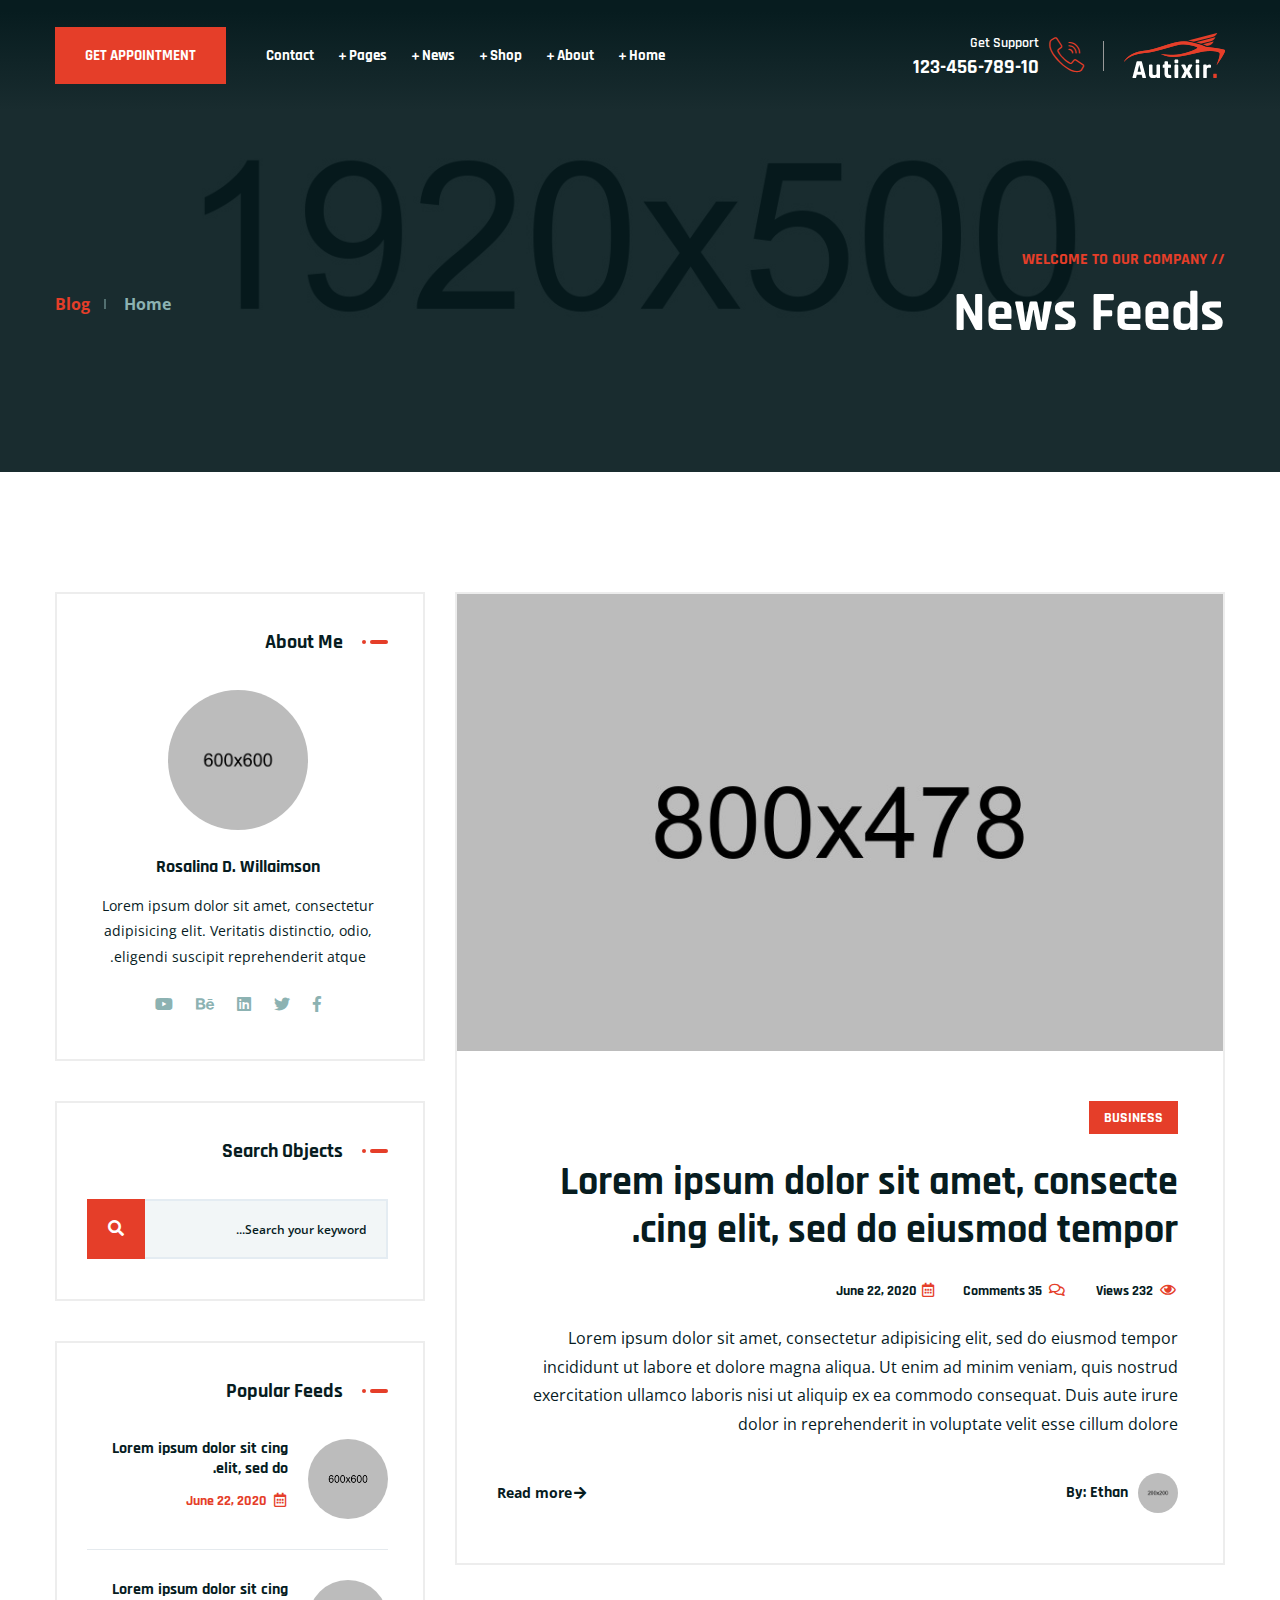
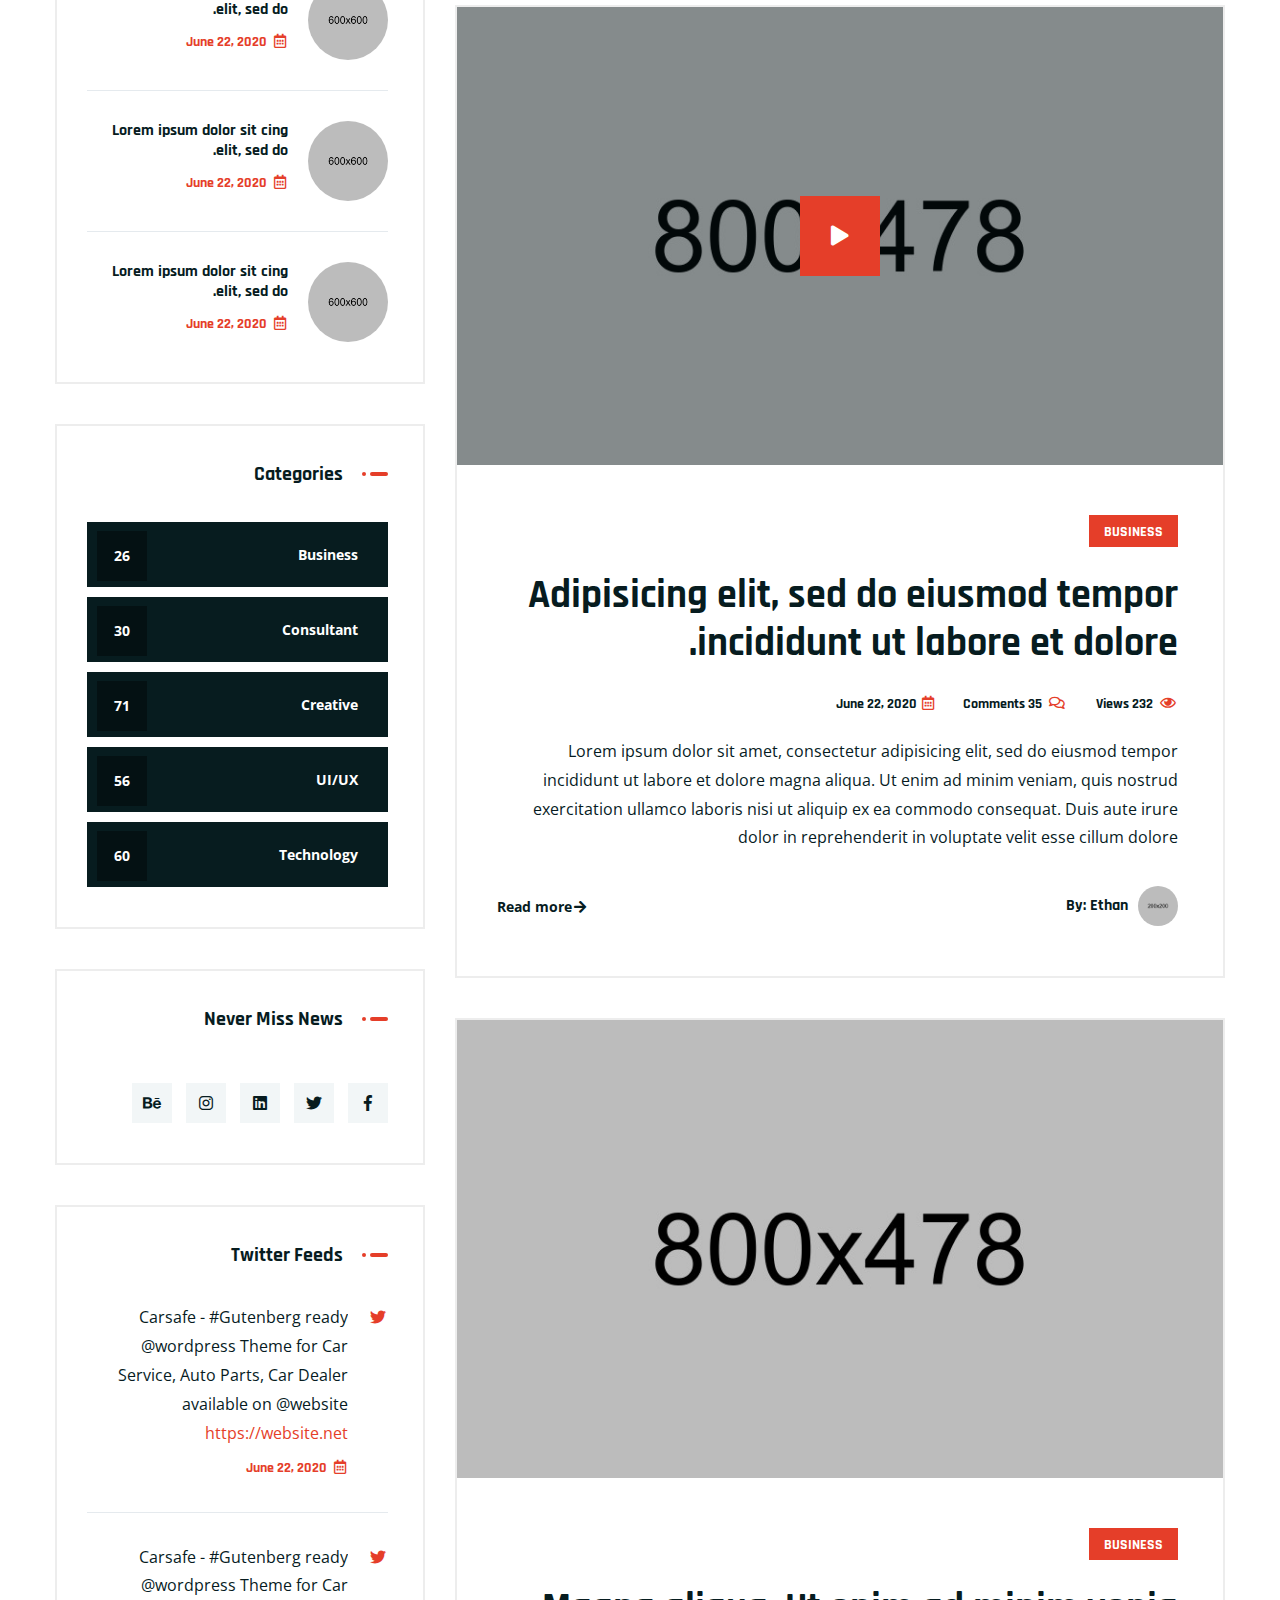
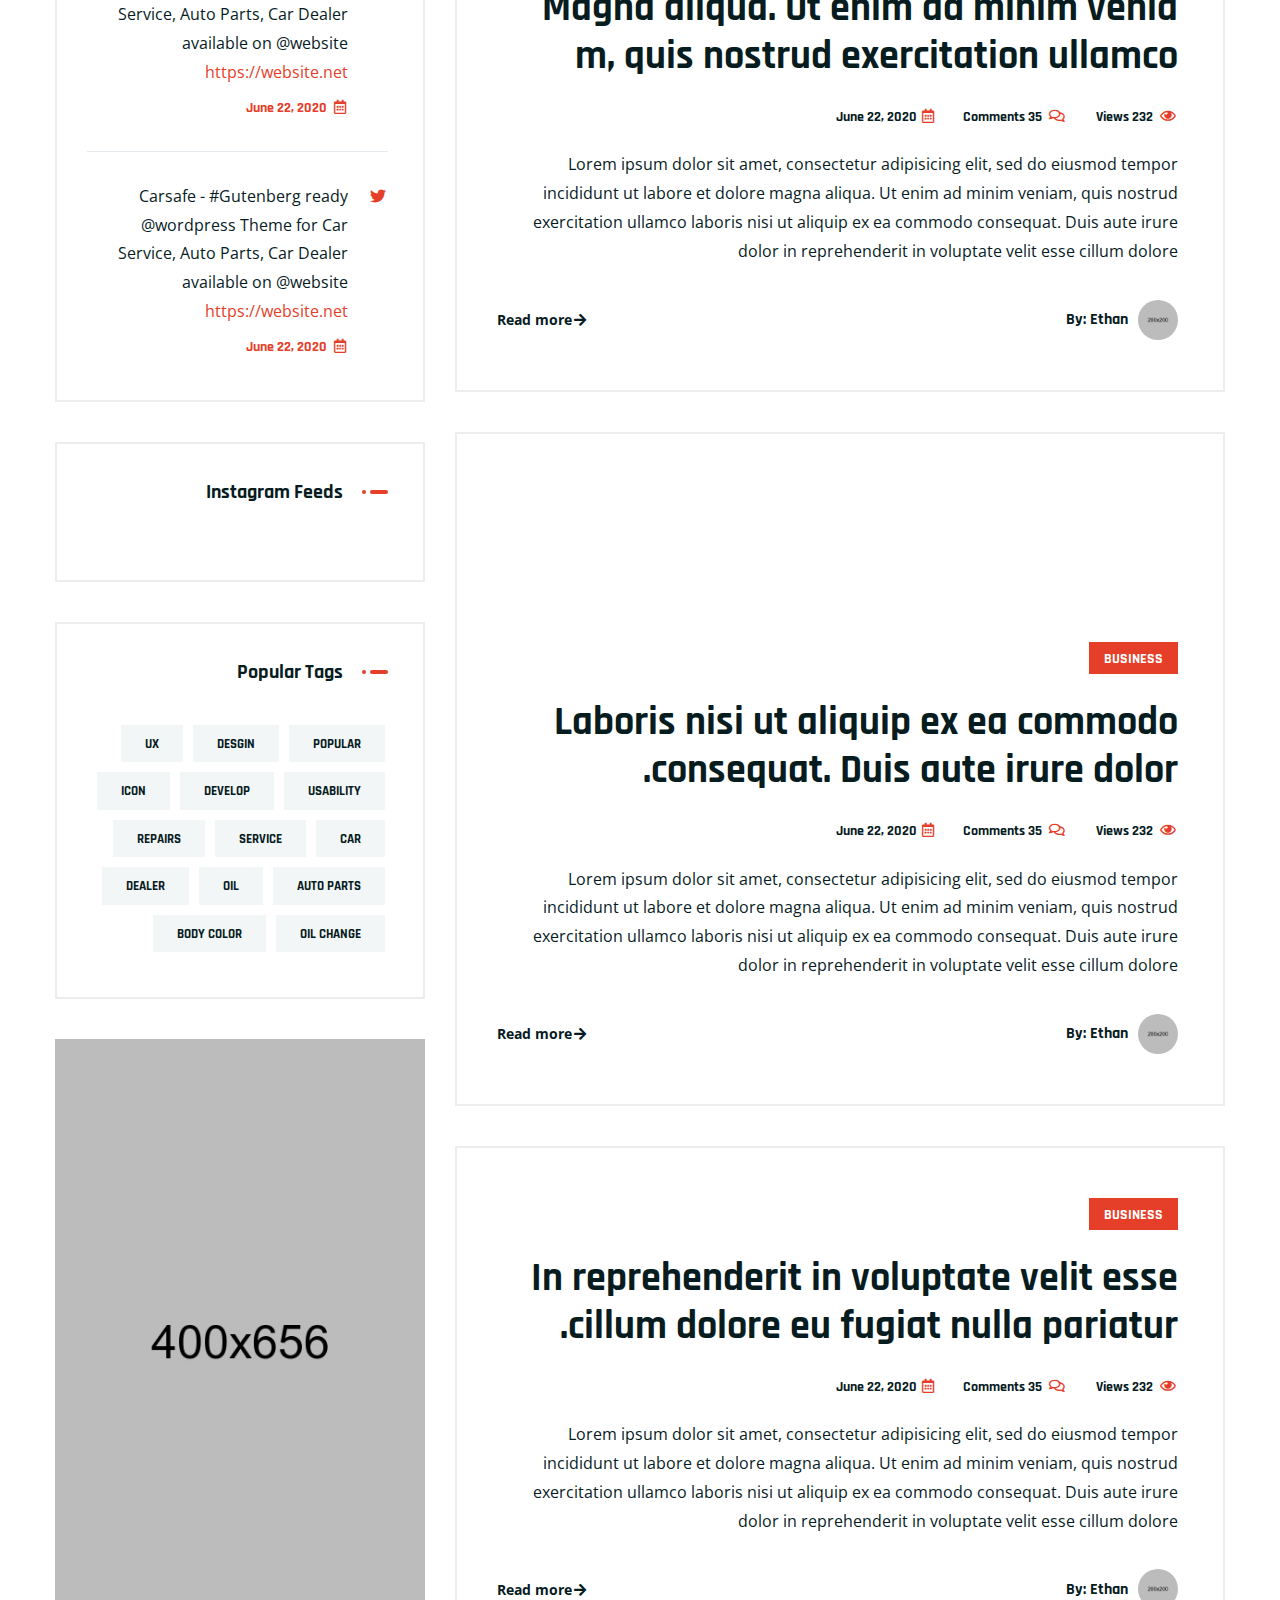
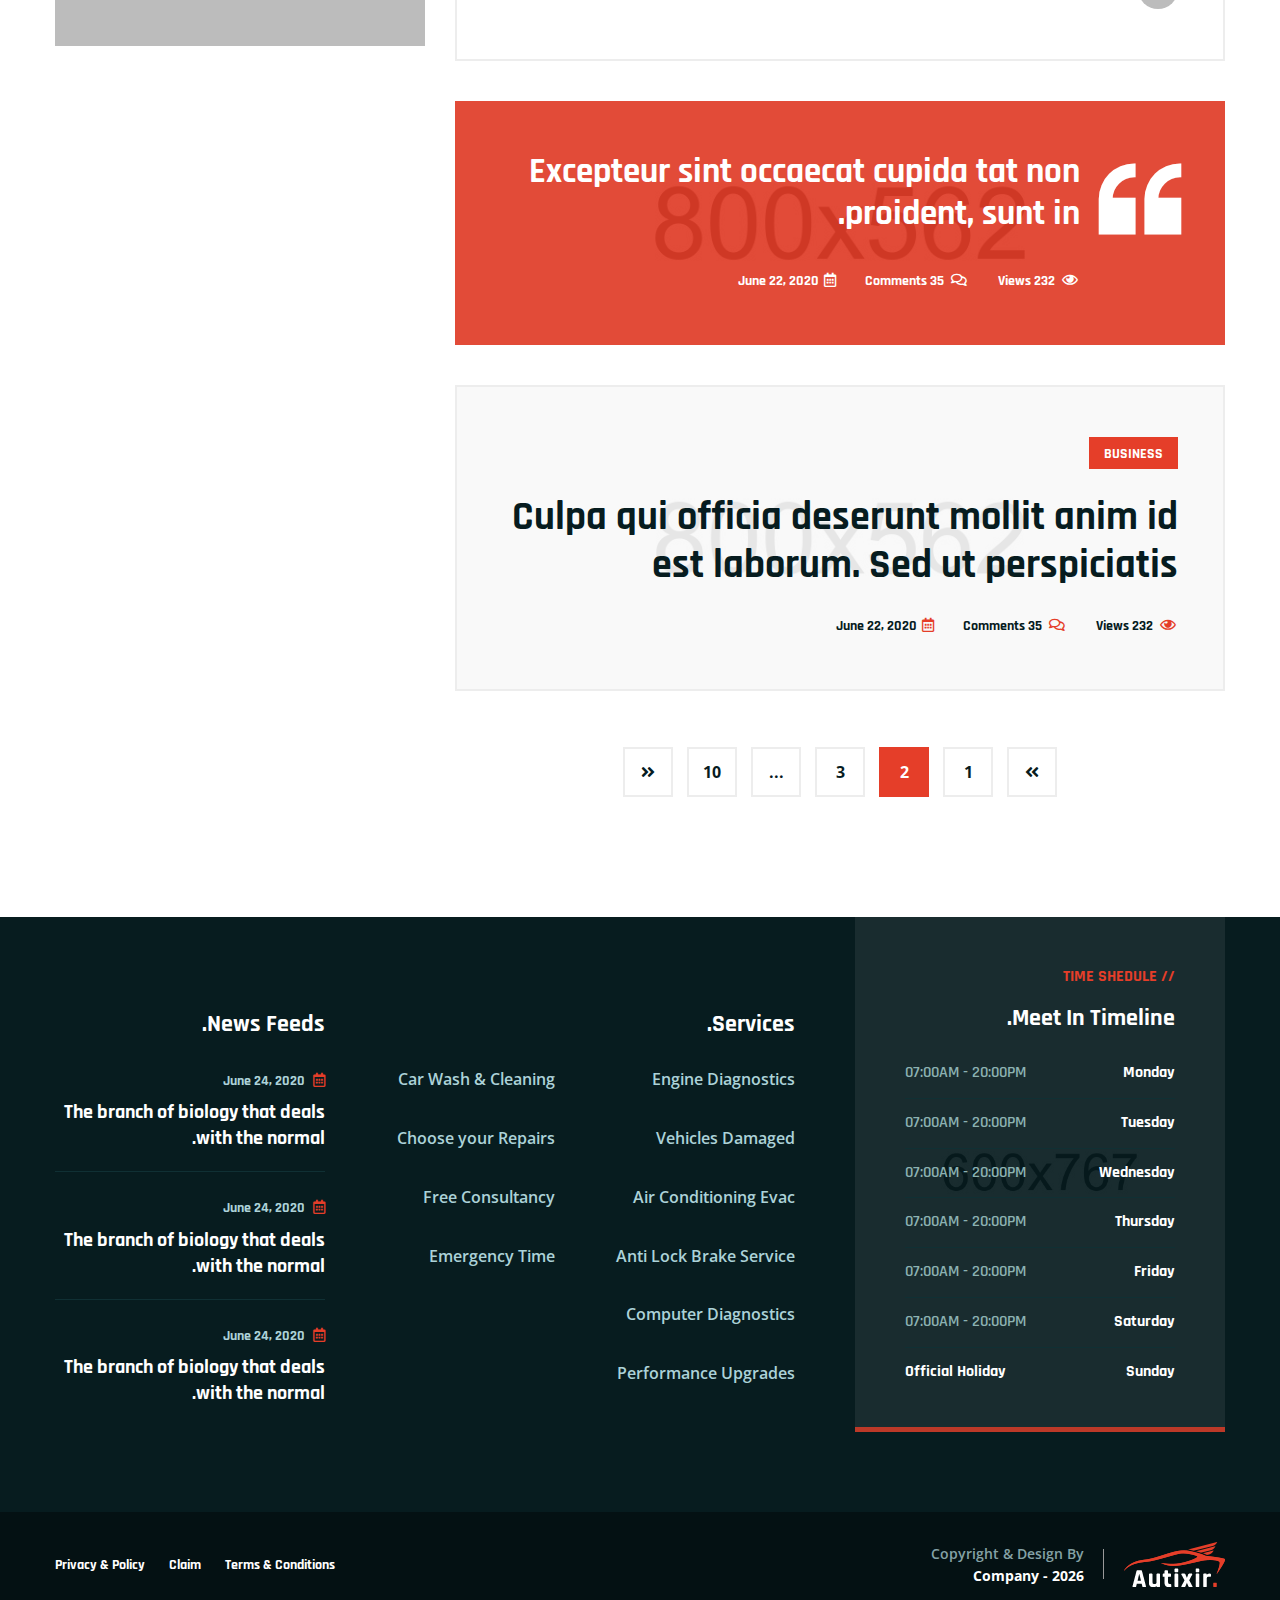
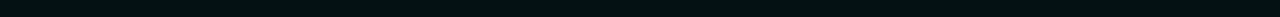
<file: blog.html>
<!doctype html>
<html class="no-js" lang="zxx">

<head>
    <meta charset="utf-8">
    <meta http-equiv="x-ua-compatible" content="ie=edge">
    <title>Autixir - Car Services and Auto Mechanic HTML Template</title>
    <meta name="robots" content="noindex, follow" />
    <meta name="description" content="">
    <meta name="viewport" content="width=device-width, initial-scale=1, shrink-to-fit=no">

    <!-- Place favicon.png in the root directory -->
    <link rel="shortcut icon" href="img/favicon.png" type="image/x-icon" />
    <!-- Font Icons css -->
    <link rel="stylesheet" href="css/font-icons.css">
    <!-- plugins css -->
    <link rel="stylesheet" href="css/plugins.css">
    <!-- Main Stylesheet -->
    <link rel="stylesheet" href="css/style.css">
    <!-- Responsive css -->
    <link rel="stylesheet" href="css/responsive.css">
</head>

<body>
    <!--[if lte IE 9]>
        <p class="browserupgrade">You are using an <strong>outdated</strong> browser. Please <a href="https://browsehappy.com/">upgrade your browser</a> to improve your experience and security.</p>
    <![endif]-->

    <!-- Add your site or application content here -->

<!-- Body main wrapper start -->
<div class="body-wrapper">

    <!-- HEADER AREA START (header-4) -->
    <header class="ltn__header-area ltn__header-4 ltn__header-transparent gradient-color-2">
        <!-- ltn__header-middle-area start -->
        <div class="ltn__header-middle-area ltn__header-sticky ltn__sticky-bg-black ltn__logo-right-menu-option">
            <div class="container">
                <div class="row">
                    <div class="col">
                        <div class="site-logo-wrap">
                            <div class="site-logo">
                                <a href="index.html"><img src="img/logo-2.png" alt="Logo"></a>
                            </div>
                            <div class="get-support clearfix get-support-color-white">
                                <div class="get-support-icon">
                                    <i class="icon-call"></i>
                                </div>
                                <div class="get-support-info">
                                    <h6>Get Support</h6>
                                    <h4><a href="tel:+123456789">123-456-789-10</a></h4>
                                </div>
                            </div>
                        </div>
                    </div>
                    <div class="col header-menu-column menu-color-white">
                        <div class="header-menu d-none d-xl-block">
                            <nav>
                                <div class="ltn__main-menu">
                                    <ul>
                                        <li class="menu-icon"><a href="#">Home</a>
                                            <ul class="sub-menu ltn__sub-menu-col-2">
                                                <li><a href="#">Home Pages</a>
                                                    <ul class="sub-menu-child">
                                                        <li>
                                                            <a href="index.html">Home Style - 01</a>
                                                            <img src="img/home-demos/home-1.jpg" alt="#">
                                                        </li>
                                                        <li>
                                                            <a href="index-2.html">Home Style - 02</a>
                                                            <img src="img/home-demos/home-2.jpg" alt="#">
                                                        </li>
                                                        <li>
                                                            <a href="index-3.html">Home Style - 03</a>
                                                            <img src="img/home-demos/home-3.jpg" alt="#">
                                                        </li>
                                                        <li>
                                                            <a href="index-4.html">Home Style - 04</a>
                                                            <img src="img/home-demos/home-4.jpg" alt="#">
                                                        </li>
                                                        <li>
                                                            <a href="index-5.html">Home Style - 05 <span class="menu-item-badge">video</span></a>
                                                            <img src="img/home-demos/home-5.jpg" alt="#">
                                                        </li>
                                                        <li>
                                                            <a href="index-6.html">Home Style - 06</a>
                                                            <img src="img/home-demos/home-6.jpg" alt="#">
                                                        </li>
                                                        <li>
                                                            <a href="index-7.html">Home Style - 07</a>
                                                            <img src="img/home-demos/home-7.jpg" alt="#">
                                                        </li>
                                                        <li>
                                                            <a href="index-8.html">Home Style - 08 <span class="menu-item-badge">Map</span></a>
                                                            <img src="img/home-demos/home-8.jpg" alt="#">
                                                        </li>
                                                    </ul>
                                                </li>
                                                <li><a href="#">Home Pages</a>
                                                    <ul class="sub-menu-child">
                                                        <li>
                                                            <a href="index-9.html">Home Style - 09</a>
                                                            <img src="img/home-demos/home-9.jpg" alt="#">
                                                        </li>
                                                        <li>
                                                            <a href="index-10.html">Home Style - 10</a>
                                                            <img src="img/home-demos/home-10.jpg" alt="#">
                                                        </li>
                                                        <li>
                                                            <a href="index-11.html">Home Style - 11</a>
                                                            <img src="img/home-demos/home-11.jpg" alt="#">
                                                        </li>
                                                        <li>
                                                            <a href="index-12.html">Home Style - 12</a>
                                                            <img src="img/home-demos/home-12.jpg" alt="#">
                                                        </li>
                                                        <li>
                                                            <a href="index-13.html">Home Style - 13</a>
                                                            <img src="img/home-demos/home-13.jpg" alt="#">
                                                        </li>
                                                        <li>
                                                            <a href="index-14.html">Home Style - 14</a>
                                                            <img src="img/home-demos/home-14.jpg" alt="#">
                                                        </li>
                                                        <li>
                                                            <a href="index-15.html">Home Style - 15</a>
                                                            <img src="img/home-demos/home-15.jpg" alt="#">
                                                        </li>
                                                        <li>
                                                            <a href="index-16.html">Home Style - 16</a>
                                                            <img src="img/home-demos/home-16.jpg" alt="#">
                                                        </li>
                                                    </ul>
                                                </li>
                                            </ul>
                                        </li>
                                        <li class="menu-icon"><a href="#">About</a>
                                            <ul>
                                                <li><a href="about.html">About</a></li>
                                                <li><a href="service.html">Services</a></li>
                                                <li><a href="service-details.html">Service Details</a></li>
                                                <li><a href="portfolio.html">Portfolio</a></li>
                                                <li><a href="portfolio-2.html">Portfolio - 02</a></li>
                                                <li><a href="portfolio-details.html">Portfolio Details</a></li>
                                                <li><a href="team.html">Team</a></li>
                                                <li><a href="team-details.html">Team Details</a></li>
                                                <li><a href="faq.html">FAQ</a></li>
                                                <li><a href="locations.html">Google Map Locations</a></li>
                                            </ul>
                                        </li>
                                        <li class="menu-icon"><a href="#">Shop</a>
                                            <ul>
                                                <li><a href="shop.html">Shop</a></li>
                                                <li><a href="shop-grid.html">Shop Grid</a></li>
                                                <li><a href="shop-left-sidebar.html">Shop Left sidebar</a></li>
                                                <li><a href="shop-right-sidebar.html">Shop right sidebar</a></li>
                                                <li><a href="product-details.html">Shop details </a></li>
                                                <li><a href="product-details-2.html">Shop details 02</a></li>
                                                <li><a href="#">Other Pages <span class="float-end">>></span></a>
                                                    <ul>
                                                        <li><a href="cart.html">Cart</a></li>
                                                        <li><a href="wishlist.html">Wishlist</a></li>
                                                        <li><a href="checkout.html">Checkout</a></li>
                                                        <li><a href="order-tracking.html">Order Tracking</a></li>
                                                        <li><a href="account.html">My Account</a></li>
                                                        <li><a href="login.html">Sign in</a></li>
                                                        <li><a href="register.html">Register</a></li>
                                                    </ul>
                                                </li>
                                                <li><a href="shop-car-grid.html">Shop Car Grid</a></li>
                                                <li><a href="shop-car-left-sidebar.html">Shop Car Left sidebar</a></li>
                                                <li><a href="shop-car-right-sidebar.html">Shop Car right sidebar</a></li>
                                                <li><a href="product-details-3.html">Shop Car details </a></li>
                                            </ul>
                                        </li>
                                        <li class="menu-icon"><a href="#">News</a>
                                            <ul>
                                                <li><a href="blog.html">News</a></li>
                                                <li><a href="blog-grid.html">News Grid</a></li>
                                                <li><a href="blog-left-sidebar.html">News Left sidebar</a></li>
                                                <li><a href="blog-right-sidebar.html">News Right sidebar</a></li>
                                                <li><a href="blog-details.html">News details</a></li>
                                            </ul>
                                        </li>
                                        <li class="menu-icon"><a href="#">Pages</a>
                                            <ul class="mega-menu">
                                                <li><a href="#">Inner Pages</a>
                                                    <ul>
                                                        <li><a href="portfolio.html">Portfolio</a></li>
                                                        <li><a href="portfolio-2.html">Portfolio - 02</a></li>
                                                        <li><a href="portfolio-details.html">Portfolio Details</a></li>
                                                        <li><a href="team.html">Team</a></li>
                                                        <li><a href="team-details.html">Team Details</a></li>
                                                        <li><a href="faq.html">FAQ</a></li>
                                                    </ul>
                                                </li>
                                                <li><a href="#">Inner Pages</a>
                                                    <ul>
                                                        <li><a href="history.html">History</a></li>
                                                        <li><a href="appointment.html">Appointment</a></li>
                                                        <li><a href="locations.html">Google Map Locations</a></li>
                                                        <li><a href="404.html">404</a></li>
                                                        <li><a href="contact.html">Contact</a></li>
                                                        <li><a href="coming-soon.html">Coming Soon</a></li>
                                                    </ul>
                                                </li>
                                                <li><a href="#">Shop Pages</a>
                                                    <ul>
                                                        <li><a href="shop.html">Shop</a></li>
                                                        <li><a href="shop-left-sidebar.html">Shop Left sidebar</a></li>
                                                        <li><a href="shop-right-sidebar.html">Shop right sidebar</a></li>
                                                        <li><a href="shop-grid.html">Shop Grid</a></li>
                                                        <li><a href="product-details.html">Shop details </a></li>
                                                        <li><a href="cart.html">Cart</a></li>
                                                    </ul>
                                                </li>
                                                <li><a href="shop.html"><img src="img/banner/menu-banner-1.jpg" alt="#"></a>
                                                </li>
                                            </ul>
                                        </li>
                                        <li><a href="contact.html">Contact</a></li>
                                        <li class="special-link"><a href="appointment.html">GET APPOINTMENT</a></li>
                                    </ul>
                                </div>
                            </nav>
                        </div>
                    </div>
                    <!-- Mobile Menu Button -->
                    <div class="mobile-menu-toggle menu-btn-white menu-btn-border--- d-xl-none">
                        <a href="#ltn__utilize-mobile-menu" class="ltn__utilize-toggle">
                            <svg viewBox="0 0 800 600">
                                <path d="M300,220 C300,220 520,220 540,220 C740,220 640,540 520,420 C440,340 300,200 300,200" id="top"></path>
                                <path d="M300,320 L540,320" id="middle"></path>
                                <path d="M300,210 C300,210 520,210 540,210 C740,210 640,530 520,410 C440,330 300,190 300,190" id="bottom" transform="translate(480, 320) scale(1, -1) translate(-480, -318) "></path>
                            </svg>
                        </a>
                    </div>
                </div>
            </div>
        </div>
        <!-- ltn__header-middle-area end -->
    </header>
    <!-- HEADER AREA END -->
    
    <!-- Utilize Cart Menu Start -->
    <div id="ltn__utilize-cart-menu" class="ltn__utilize ltn__utilize-cart-menu">
        <div class="ltn__utilize-menu-inner ltn__scrollbar">
            <div class="ltn__utilize-menu-head">
                <span class="ltn__utilize-menu-title">Cart</span>
                <button class="ltn__utilize-close">×</button>
            </div>
            <div class="mini-cart-product-area ltn__scrollbar">
                <div class="mini-cart-item clearfix">
                    <div class="mini-cart-img">
                        <a href="#"><img src="img/product/1.png" alt="Image"></a>
                        <span class="mini-cart-item-delete"><i class="icon-cancel"></i></span>
                    </div>
                    <div class="mini-cart-info">
                        <h6><a href="#">Wheel Bearing Retainer</a></h6>
                        <span class="mini-cart-quantity">1 x $65.00</span>
                    </div>
                </div>
                <div class="mini-cart-item clearfix">
                    <div class="mini-cart-img">
                        <a href="#"><img src="img/product/2.png" alt="Image"></a>
                        <span class="mini-cart-item-delete"><i class="icon-cancel"></i></span>
                    </div>
                    <div class="mini-cart-info">
                        <h6><a href="#">Brake Conversion Kit</a></h6>
                        <span class="mini-cart-quantity">1 x $85.00</span>
                    </div>
                </div>
                <div class="mini-cart-item clearfix">
                    <div class="mini-cart-img">
                        <a href="#"><img src="img/product/3.png" alt="Image"></a>
                        <span class="mini-cart-item-delete"><i class="icon-cancel"></i></span>
                    </div>
                    <div class="mini-cart-info">
                        <h6><a href="#">OE Replica Wheels</a></h6>
                        <span class="mini-cart-quantity">1 x $92.00</span>
                    </div>
                </div>
                <div class="mini-cart-item clearfix">
                    <div class="mini-cart-img">
                        <a href="#"><img src="img/product/4.png" alt="Image"></a>
                        <span class="mini-cart-item-delete"><i class="icon-cancel"></i></span>
                    </div>
                    <div class="mini-cart-info">
                        <h6><a href="#">Shock Mount Insulator</a></h6>
                        <span class="mini-cart-quantity">1 x $68.00</span>
                    </div>
                </div>
            </div>
            <div class="mini-cart-footer">
                <div class="mini-cart-sub-total">
                    <h5>Subtotal: <span>$310.00</span></h5>
                </div>
                <div class="btn-wrapper">
                    <a href="cart.html" class="theme-btn-1 btn btn-effect-1">View Cart</a>
                    <a href="cart.html" class="theme-btn-2 btn btn-effect-2">Checkout</a>
                </div>
                <p>Free Shipping on All Orders Over $100!</p>
            </div>

        </div>
    </div>
    <!-- Utilize Cart Menu End -->

    <!-- Utilize Mobile Menu Start -->
    <div id="ltn__utilize-mobile-menu" class="ltn__utilize ltn__utilize-mobile-menu">
        <div class="ltn__utilize-menu-inner ltn__scrollbar">
            <div class="ltn__utilize-menu-head">
                <div class="site-logo">
                    <a href="index.html"><img src="img/logo.png" alt="Logo"></a>
                </div>
                <button class="ltn__utilize-close">×</button>
            </div>
            <div class="ltn__utilize-menu-search-form">
                <form action="#">
                    <input type="text" placeholder="Search...">
                    <button><i class="fas fa-search"></i></button>
                </form>
            </div>
            <div class="ltn__utilize-menu">
                <ul>
                    <li><a href="#">Home</a>
                        <ul class="sub-menu">
                            <li><a href="index.html">Home Style - 01</a></li>
                            <li><a href="index-2.html">Home Style - 02</a></li>
                            <li><a href="index-3.html">Home Style - 03</a></li>
                            <li><a href="index-4.html">Home Style - 04</a></li>
                            <li><a href="index-5.html">Home Style - 05 <span class="menu-item-badge">video</span></a></li>
                            <li><a href="index-6.html">Home Style - 06</a></li>
                            <li><a href="index-7.html">Home Style - 07</a></li>
                            <li><a href="index-8.html">Home Style - 08 <span class="menu-item-badge">Map</span></a></li>
                            <li><a href="index-9.html">Home Style - 09</a></li>
                            <li><a href="index-10.html">Home Style - 10</a></li>
                            <li><a href="index-11.html">Home Style - 11</a></li>
                            <li><a href="index-12.html">Home Style - 12</a></li>
                            <li><a href="index-13.html">Home Style - 13</a></li>
                            <li><a href="index-14.html">Home Style - 14</a></li>
                            <li><a href="index-15.html">Home Style - 15</a></li>
                            <li><a href="index-16.html">Home Style - 16</a></li>
                        </ul>
                    </li>
                    <li><a href="#">About</a>
                        <ul class="sub-menu">
                            <li><a href="about.html">About</a></li>
                            <li><a href="service.html">Services</a></li>
                            <li><a href="service-details.html">Service Details</a></li>
                            <li><a href="portfolio.html">Portfolio</a></li>
                            <li><a href="portfolio-2.html">Portfolio - 02</a></li>
                            <li><a href="portfolio-details.html">Portfolio Details</a></li>
                            <li><a href="team.html">Team</a></li>
                            <li><a href="team-details.html">Team Details</a></li>
                            <li><a href="faq.html">FAQ</a></li>
                            <li><a href="locations.html">Google Map Locations</a></li>
                        </ul>
                    </li>
                    <li><a href="#">Shop</a>
                        <ul class="sub-menu">
                            <li><a href="shop.html">Shop</a></li>
                            <li><a href="shop-grid.html">Shop Grid</a></li>
                            <li><a href="shop-left-sidebar.html">Shop Left sidebar</a></li>
                            <li><a href="shop-right-sidebar.html">Shop right sidebar</a></li>
                            <li><a href="product-details.html">Shop details </a></li>
                            <li><a href="product-details-2.html">Shop details 02</a></li>
                            <li><a href="shop-car-grid.html">Shop Car Grid</a></li>
                            <li><a href="shop-car-left-sidebar.html">Shop Car Left sidebar</a></li>
                            <li><a href="shop-car-right-sidebar.html">Shop Car right sidebar</a></li>
                            <li><a href="product-details-3.html">Shop Car details </a></li>
                            <li><a href="cart.html">Cart</a></li>
                            <li><a href="wishlist.html">Wishlist</a></li>
                            <li><a href="checkout.html">Checkout</a></li>
                            <li><a href="order-tracking.html">Order Tracking</a></li>
                            <li><a href="account.html">My Account</a></li>
                            <li><a href="login.html">Sign in</a></li>
                            <li><a href="register.html">Register</a></li>
                        </ul>
                    </li>
                    <li><a href="#">News</a>
                        <ul class="sub-menu">
                            <li><a href="blog.html">News</a></li>
                            <li><a href="blog-grid.html">News Grid</a></li>
                            <li><a href="blog-left-sidebar.html">News Left sidebar</a></li>
                            <li><a href="blog-right-sidebar.html">News Right sidebar</a></li>
                            <li><a href="blog-details.html">News details</a></li>
                        </ul>
                    </li>
                    <li><a href="#">Pages</a>
                        <ul class="sub-menu">
                            <li><a href="about.html">About</a></li>
                            <li><a href="service.html">Services</a></li>
                            <li><a href="service-details.html">Service Details</a></li>
                            <li><a href="portfolio.html">Portfolio</a></li>
                            <li><a href="portfolio-2.html">Portfolio - 02</a></li>
                            <li><a href="portfolio-details.html">Portfolio Details</a></li>
                            <li><a href="team.html">Team</a></li>
                            <li><a href="team-details.html">Team Details</a></li>
                            <li><a href="faq.html">FAQ</a></li>
                            <li><a href="history.html">History</a></li>
                            <li><a href="appointment.html">Appointment</a></li>
                            <li><a href="locations.html">Google Map Locations</a></li>
                            <li><a href="404.html">404</a></li>
                            <li><a href="contact.html">Contact</a></li>
                            <li><a href="coming-soon.html">Coming Soon</a></li>
                        </ul>
                    </li>
                    <li><a href="contact.html">Contact</a></li>
                </ul>
            </div>
            <div class="ltn__utilize-buttons ltn__utilize-buttons-2">
                <ul>
                    <li>
                        <a href="account.html" title="My Account">
                            <span class="utilize-btn-icon">
                                <i class="far fa-user"></i>
                            </span>
                            My Account
                        </a>
                    </li>
                    <li>
                        <a href="wishlist.html" title="Wishlist">
                            <span class="utilize-btn-icon">
                                <i class="far fa-heart"></i>
                                <sup>3</sup>
                            </span>
                            Wishlist
                        </a>
                    </li>
                    <li>
                        <a href="cart.html" title="Shoping Cart">
                            <span class="utilize-btn-icon">
                                <i class="fas fa-shopping-cart"></i>
                                <sup>5</sup>
                            </span>
                            Shoping Cart
                        </a>
                    </li>
                </ul>
            </div>
            <div class="ltn__social-media-2">
                <ul>
                    <li><a href="#" title="Facebook"><i class="fab fa-facebook-f"></i></a></li>
                    <li><a href="#" title="Twitter"><i class="fab fa-twitter"></i></a></li>
                    <li><a href="#" title="Linkedin"><i class="fab fa-linkedin"></i></a></li>
                    <li><a href="#" title="Instagram"><i class="fab fa-instagram"></i></a></li>
                </ul>
            </div>
        </div>
    </div>
    <!-- Utilize Mobile Menu End -->

    <div class="ltn__utilize-overlay"></div>

    <!-- BREADCRUMB AREA START -->
    <div class="ltn__breadcrumb-area ltn__breadcrumb-area-2 ltn__breadcrumb-color-white bg-overlay-theme-black-90 bg-image" data-bs-bg="img/bg/9.jpg">
        <div class="container">
            <div class="row">
                <div class="col-lg-12">
                    <div class="ltn__breadcrumb-inner ltn__breadcrumb-inner-2 justify-content-between">
                        <div class="section-title-area ltn__section-title-2">
                            <h6 class="section-subtitle ltn__secondary-color">//  Welcome to our company</h6>
                            <h1 class="section-title white-color">News Feeds</h1>
                        </div>
                        <div class="ltn__breadcrumb-list">
                            <ul>
                                <li><a href="index.html">Home</a></li>
                                <li>Blog</li>
                            </ul>
                        </div>
                    </div>
                </div>
            </div>
        </div>
    </div>
    <!-- BREADCRUMB AREA END -->

    <!-- BLOG AREA START -->
    <div class="ltn__blog-area mb-120">
        <div class="container">
            <div class="row">
                <div class="col-lg-8">
                    <div class="ltn__blog-list-wrap">
                        <!-- Blog Item -->
                        <div class="ltn__blog-item ltn__blog-item-5">
                            <div class="ltn__blog-img">
                                <a href="blog-details.html"><img src="img/blog/31.jpg" alt="Image"></a>
                            </div>
                            <div class="ltn__blog-brief">
                                <div class="ltn__blog-meta">
                                    <ul>
                                        <li class="ltn__blog-category">
                                            <a href="#">Business</a>
                                        </li>
                                    </ul>
                                </div>
                                <h3 class="ltn__blog-title"><a href="blog-details.html">Lorem ipsum dolor sit amet, consecte
                                    cing elit, sed do eiusmod tempor.</a></h3>
                                <div class="ltn__blog-meta">
                                    <ul>
                                        <li>
                                            <a href="#"><i class="far fa-eye"></i>232 Views</a>
                                        </li>
                                        <li>
                                            <a href="#"><i class="far fa-comments"></i>35 Comments</a>
                                        </li>
                                        <li class="ltn__blog-date">
                                            <i class="far fa-calendar-alt"></i>June 22, 2020
                                        </li>
                                    </ul>
                                </div>
                                <p>Lorem ipsum dolor sit amet, consectetur adipisicing elit, sed do eiusmod tempor incididunt ut labore et dolore magna aliqua. Ut enim ad minim veniam, quis nostrud exercitation ullamco laboris nisi ut aliquip ex ea commodo consequat. Duis aute irure dolor in reprehenderit in voluptate velit esse cillum dolore</p>
                                <div class="ltn__blog-meta-btn">
                                    <div class="ltn__blog-meta">
                                        <ul>
                                            <li class="ltn__blog-author">
                                                <a href="#"><img src="img/blog/author.jpg" alt="#">By: Ethan</a>
                                            </li>
                                        </ul>
                                    </div>
                                    <div class="ltn__blog-btn">
                                        <a href="blog-details.html"><i class="fas fa-arrow-right"></i>Read more</a>
                                    </div>
                                </div>
                            </div>
                        </div>
                        <!-- Blog Item (Video) -->
                        <div class="ltn__blog-item ltn__blog-item-5 ltn__blog-item-video">
                            <div class="ltn__video-img">
                                <img src="img/blog/32.jpg" alt="video popup bg image">
                                <a class="ltn__video-icon-2 ltn__secondary-bg ltn__video-icon-2-border---" href="https://www.youtube.com/embed/X7R-q9rsrtU?autoplay=1&showinfo=0"  data-rel="lightcase:myCollection">
                                    <i class="fa fa-play"></i>
                                </a>
                            </div>
                            <div class="ltn__blog-brief">
                                <div class="ltn__blog-meta">
                                    <ul>
                                        <li class="ltn__blog-category">
                                            <a href="#">Business</a>
                                        </li>
                                    </ul>
                                </div>
                                <h3 class="ltn__blog-title"><a href="blog-details.html">Adipisicing elit, sed do eiusmod tempor
                                    incididunt ut labore et dolore.</a></h3>
                                <div class="ltn__blog-meta">
                                    <ul>
                                        <li>
                                            <a href="#"><i class="far fa-eye"></i>232 Views</a>
                                        </li>
                                        <li>
                                            <a href="#"><i class="far fa-comments"></i>35 Comments</a>
                                        </li>
                                        <li class="ltn__blog-date">
                                            <i class="far fa-calendar-alt"></i>June 22, 2020
                                        </li>
                                    </ul>
                                </div>
                                <p>Lorem ipsum dolor sit amet, consectetur adipisicing elit, sed do eiusmod tempor incididunt ut labore et dolore magna aliqua. Ut enim ad minim veniam, quis nostrud exercitation ullamco laboris nisi ut aliquip ex ea commodo consequat. Duis aute irure dolor in reprehenderit in voluptate velit esse cillum dolore</p>
                                <div class="ltn__blog-meta-btn">
                                    <div class="ltn__blog-meta">
                                        <ul>
                                            <li class="ltn__blog-author">
                                                <a href="#"><img src="img/blog/author.jpg" alt="#">By: Ethan</a>
                                            </li>
                                        </ul>
                                    </div>
                                    <div class="ltn__blog-btn">
                                        <a href="blog-details.html"><i class="fas fa-arrow-right"></i>Read more</a>
                                    </div>
                                </div>
                            </div>
                        </div>
                        <!-- Blog Item (Gallery) -->
                        <div class="ltn__blog-item ltn__blog-item-5 ltn__blog-item-gallery">
                            <div class="ltn__blog-gallery-active slick-arrow-1 slick-arrow-1-inner">
                                <div class="ltn__blog-gallery-item">
                                    <a href="blog-details.html"><img src="img/blog/33.jpg" alt="Image"></a>
                                </div>
                                <div class="ltn__blog-gallery-item">
                                    <a href="blog-details.html"><img src="img/blog/34.jpg" alt="Image"></a>
                                </div>
                                <div class="ltn__blog-gallery-item">
                                    <a href="blog-details.html"><img src="img/blog/31.jpg" alt="Image"></a>
                                </div>
                            </div>
                            <div class="ltn__blog-brief">
                                <div class="ltn__blog-meta">
                                    <ul>
                                        <li class="ltn__blog-category">
                                            <a href="#">Business</a>
                                        </li>
                                    </ul>
                                </div>
                                <h3 class="ltn__blog-title"><a href="blog-details.html">Magna aliqua. Ut enim ad minim venia
                                    m, quis nostrud exercitation ullamco</a></h3>
                                <div class="ltn__blog-meta">
                                    <ul>
                                        <li>
                                            <a href="#"><i class="far fa-eye"></i>232 Views</a>
                                        </li>
                                        <li>
                                            <a href="#"><i class="far fa-comments"></i>35 Comments</a>
                                        </li>
                                        <li class="ltn__blog-date">
                                            <i class="far fa-calendar-alt"></i>June 22, 2020
                                        </li>
                                    </ul>
                                </div>
                                <p>Lorem ipsum dolor sit amet, consectetur adipisicing elit, sed do eiusmod tempor incididunt ut labore et dolore magna aliqua. Ut enim ad minim veniam, quis nostrud exercitation ullamco laboris nisi ut aliquip ex ea commodo consequat. Duis aute irure dolor in reprehenderit in voluptate velit esse cillum dolore</p>
                                <div class="ltn__blog-meta-btn">
                                    <div class="ltn__blog-meta">
                                        <ul>
                                            <li class="ltn__blog-author">
                                                <a href="#"><img src="img/blog/author.jpg" alt="#">By: Ethan</a>
                                            </li>
                                        </ul>
                                    </div>
                                    <div class="ltn__blog-btn">
                                        <a href="blog-details.html"><i class="fas fa-arrow-right"></i>Read more</a>
                                    </div>
                                </div>
                            </div>
                        </div>
                        <!-- Blog Item (Audio) -->
                        <div class="ltn__blog-item ltn__blog-item-5 ltn__blog-item-audio">
                            <div class="post-audio embed-responsive embed-responsive-16by9">
                                <iframe src="https://w.soundcloud.com/player/?url=https%3A//api.soundcloud.com/tracks/837045328&color=%23ff5500&auto_play=false&hide_related=false&show_comments=true&show_user=true&show_reposts=false&show_teaser=true&visual=true"></iframe>
                                
                            </div>
                            <div class="ltn__blog-brief">
                                <div class="ltn__blog-meta">
                                    <ul>
                                        <li class="ltn__blog-category">
                                            <a href="#">Business</a>
                                        </li>
                                    </ul>
                                </div>
                                <h3 class="ltn__blog-title"><a href="blog-details.html">Laboris nisi ut aliquip ex ea commodo
                                    consequat. Duis aute irure dolor.</a></h3>
                                <div class="ltn__blog-meta">
                                    <ul>
                                        <li>
                                            <a href="#"><i class="far fa-eye"></i>232 Views</a>
                                        </li>
                                        <li>
                                            <a href="#"><i class="far fa-comments"></i>35 Comments</a>
                                        </li>
                                        <li class="ltn__blog-date">
                                            <i class="far fa-calendar-alt"></i>June 22, 2020
                                        </li>
                                    </ul>
                                </div>
                                <p>Lorem ipsum dolor sit amet, consectetur adipisicing elit, sed do eiusmod tempor incididunt ut labore et dolore magna aliqua. Ut enim ad minim veniam, quis nostrud exercitation ullamco laboris nisi ut aliquip ex ea commodo consequat. Duis aute irure dolor in reprehenderit in voluptate velit esse cillum dolore</p>
                                <div class="ltn__blog-meta-btn">
                                    <div class="ltn__blog-meta">
                                        <ul>
                                            <li class="ltn__blog-author">
                                                <a href="#"><img src="img/blog/author.jpg" alt="#">By: Ethan</a>
                                            </li>
                                        </ul>
                                    </div>
                                    <div class="ltn__blog-btn">
                                        <a href="blog-details.html"><i class="fas fa-arrow-right"></i>Read more</a>
                                    </div>
                                </div>
                            </div>
                        </div>
                        <!-- Blog Item (No Image) -->
                        <div class="ltn__blog-item ltn__blog-item-5 ltn__blog-item-no-image">
                            <div class="ltn__blog-brief">
                                <div class="ltn__blog-meta">
                                    <ul>
                                        <li class="ltn__blog-category">
                                            <a href="#">Business</a>
                                        </li>
                                    </ul>
                                </div>
                                <h3 class="ltn__blog-title"><a href="blog-details.html">In reprehenderit in voluptate velit esse
                                    cillum dolore eu fugiat nulla pariatur.</a></h3>
                                <div class="ltn__blog-meta">
                                    <ul>
                                        <li>
                                            <a href="#"><i class="far fa-eye"></i>232 Views</a>
                                        </li>
                                        <li>
                                            <a href="#"><i class="far fa-comments"></i>35 Comments</a>
                                        </li>
                                        <li class="ltn__blog-date">
                                            <i class="far fa-calendar-alt"></i>June 22, 2020
                                        </li>
                                    </ul>
                                </div>
                                <p>Lorem ipsum dolor sit amet, consectetur adipisicing elit, sed do eiusmod tempor incididunt ut labore et dolore magna aliqua. Ut enim ad minim veniam, quis nostrud exercitation ullamco laboris nisi ut aliquip ex ea commodo consequat. Duis aute irure dolor in reprehenderit in voluptate velit esse cillum dolore</p>
                                <div class="ltn__blog-meta-btn">
                                    <div class="ltn__blog-meta">
                                        <ul>
                                            <li class="ltn__blog-author">
                                                <a href="#"><img src="img/blog/author.jpg" alt="#">By: Ethan</a>
                                            </li>
                                        </ul>
                                    </div>
                                    <div class="ltn__blog-btn">
                                        <a href="blog-details.html"><i class="fas fa-arrow-right"></i>Read more</a>
                                    </div>
                                </div>
                            </div>
                        </div>
                        <!-- Blog Item (Quote) -->
                        <div class="ltn__blog-item ltn__blog-item-5 ltn__blog-item-quote bg-image bg-overlay-theme-90" data-bs-bg="img/blog/3.jpg">
                            <div class="ltn__blog-brief">
                                <blockquote>
                                    <a href="blog-details.html">Excepteur sint occaecat cupida
                                        tat non proident, sunt in.</a>
                                </blockquote>
                                <div class="ltn__blog-meta mb-0">
                                    <ul>
                                        <li>
                                            <a href="#"><i class="far fa-eye"></i>232 Views</a>
                                        </li>
                                        <li>
                                            <a href="#"><i class="far fa-comments"></i>35 Comments</a>
                                        </li>
                                        <li class="ltn__blog-date">
                                            <i class="far fa-calendar-alt"></i>June 22, 2020
                                        </li>
                                    </ul>
                                </div>
                            </div>
                        </div>
                        <!-- Blog Item (Background Image) -->
                        <div class="ltn__blog-item ltn__blog-item-5 ltn__blog-item-bg-image bg-image bg-overlay-white-90" data-bs-bg="img/blog/2.jpg">
                            <div class="ltn__blog-brief">
                                <div class="ltn__blog-meta">
                                    <ul>
                                        <li class="ltn__blog-category">
                                            <a href="#">Business</a>
                                        </li>
                                    </ul>
                                </div>
                                <h3 class="ltn__blog-title"><a href="blog-details.html">Culpa qui officia deserunt mollit anim
                                    id est laborum. Sed ut perspiciatis</a></h3>
                                <div class="ltn__blog-meta mb-0">
                                    <ul>
                                        <li>
                                            <a href="#"><i class="far fa-eye"></i>232 Views</a>
                                        </li>
                                        <li>
                                            <a href="#"><i class="far fa-comments"></i>35 Comments</a>
                                        </li>
                                        <li class="ltn__blog-date">
                                            <i class="far fa-calendar-alt"></i>June 22, 2020
                                        </li>
                                    </ul>
                                </div>
                            </div>
                        </div>
                        <!--  -->
                    </div>
                    <div class="row">
                        <div class="col-lg-12">
                            <div class="ltn__pagination-area text-center">
                                <div class="ltn__pagination">
                                    <ul>
                                        <li><a href="#"><i class="fas fa-angle-double-left"></i></a></li>
                                        <li><a href="#">1</a></li>
                                        <li class="active"><a href="#">2</a></li>
                                        <li><a href="#">3</a></li>
                                        <li><a href="#">...</a></li>
                                        <li><a href="#">10</a></li>
                                        <li><a href="#"><i class="fas fa-angle-double-right"></i></a></li>
                                    </ul>
                                </div>
                            </div>
                        </div>
                    </div>
                </div>
                <div class="col-lg-4">
                    <aside class="sidebar-area blog-sidebar ltn__right-sidebar">
                        <!-- Author Widget -->
                        <div class="widget ltn__author-widget">
                            <h4 class="ltn__widget-title ltn__widget-title-border">About Me</h4>
                            <div class="ltn__author-widget-inner text-center">
                                <img src="img/team/4.jpg" alt="Image">
                                <h5>Rosalina D. Willaimson</h5>
                                <p>Lorem ipsum dolor sit amet, consectetur adipisicing elit. Veritatis distinctio, odio, eligendi suscipit reprehenderit atque.</p>
                                <div class="ltn__social-media">
                                    <ul>
                                        <li><a href="#" title="Facebook"><i class="fab fa-facebook-f"></i></a></li>
                                        <li><a href="#" title="Twitter"><i class="fab fa-twitter"></i></a></li>
                                        <li><a href="#" title="Linkedin"><i class="fab fa-linkedin"></i></a></li>
                                        <li><a href="#" title="Behance"><i class="fab fa-behance"></i></a></li>                                        
                                        <li><a href="#" title="Youtube"><i class="fab fa-youtube"></i></a></li>
                                    </ul>
                                </div>
                            </div>
                        </div>
                        <!-- Search Widget -->
                        <div class="widget ltn__search-widget">
                            <h4 class="ltn__widget-title ltn__widget-title-border">Search Objects</h4>
                            <form action="#">
                                <input type="text" name="search" placeholder="Search your keyword...">
                                <button type="submit"><i class="fas fa-search"></i></button>
                            </form>
                        </div>
                        <!-- Popular Post Widget -->
                        <div class="widget ltn__popular-post-widget">
                            <h4 class="ltn__widget-title ltn__widget-title-border">Popular Feeds</h4>
                            <ul>
                                <li>
                                    <div class="popular-post-widget-item clearfix">
                                        <div class="popular-post-widget-img">
                                            <a href="blog-details.html"><img src="img/team/5.jpg" alt="#"></a>
                                        </div>
                                        <div class="popular-post-widget-brief">
                                            <h6><a href="blog-details.html">Lorem ipsum dolor sit
                                                cing elit, sed do.</a></h6>
                                            <div class="ltn__blog-meta">
                                                <ul>
                                                    <li class="ltn__blog-date">
                                                        <a href="#"><i class="far fa-calendar-alt"></i>June 22, 2020</a>
                                                    </li>
                                                </ul>
                                            </div>
                                        </div>
                                    </div>
                                </li>
                                <li>
                                    <div class="popular-post-widget-item clearfix">
                                        <div class="popular-post-widget-img">
                                            <a href="blog-details.html"><img src="img/team/6.jpg" alt="#"></a>
                                        </div>
                                        <div class="popular-post-widget-brief">
                                            <h6><a href="blog-details.html">Lorem ipsum dolor sit
                                                cing elit, sed do.</a></h6>
                                            <div class="ltn__blog-meta">
                                                <ul>
                                                    <li class="ltn__blog-date">
                                                        <a href="#"><i class="far fa-calendar-alt"></i>June 22, 2020</a>
                                                    </li>
                                                </ul>
                                            </div>
                                        </div>
                                    </div>
                                </li>
                                <li>
                                    <div class="popular-post-widget-item clearfix">
                                        <div class="popular-post-widget-img">
                                            <a href="blog-details.html"><img src="img/team/7.jpg" alt="#"></a>
                                        </div>
                                        <div class="popular-post-widget-brief">
                                            <h6><a href="blog-details.html">Lorem ipsum dolor sit
                                                cing elit, sed do.</a></h6>
                                            <div class="ltn__blog-meta">
                                                <ul>
                                                    <li class="ltn__blog-date">
                                                        <a href="#"><i class="far fa-calendar-alt"></i>June 22, 2020</a>
                                                    </li>
                                                </ul>
                                            </div>
                                        </div>
                                    </div>
                                </li>
                                <li>
                                    <div class="popular-post-widget-item clearfix">
                                        <div class="popular-post-widget-img">
                                            <a href="blog-details.html"><img src="img/team/8.jpg" alt="#"></a>
                                        </div>
                                        <div class="popular-post-widget-brief">
                                            <h6><a href="blog-details.html">Lorem ipsum dolor sit
                                                cing elit, sed do.</a></h6>
                                            <div class="ltn__blog-meta">
                                                <ul>
                                                    <li class="ltn__blog-date">
                                                        <a href="#"><i class="far fa-calendar-alt"></i>June 22, 2020</a>
                                                    </li>
                                                </ul>
                                            </div>
                                        </div>
                                    </div>
                                </li>
                            </ul>
                        </div>
                        <!-- Menu Widget (Category) -->
                        <div class="widget ltn__menu-widget ltn__menu-widget-2 ltn__menu-widget-2-color-2">
                            <h4 class="ltn__widget-title ltn__widget-title-border">Categories</h4>
                            <ul>
                                <li><a href="#">Business <span>26</span></a></li>
                                <li><a href="#">Consultant <span>30</span></a></li>
                                <li><a href="#">Creative <span>71</span></a></li>
                                <li><a href="#">UI/UX <span>56</span></a></li>
                                <li><a href="#">Technology <span>60</span></a></li>
                            </ul>
                        </div>
                        <!-- Social Media Widget -->
                        <div class="widget ltn__social-media-widget">
                            <h4 class="ltn__widget-title ltn__widget-title-border">Never Miss News</h4>
                            <div class="ltn__social-media-2">
                                <ul>
                                    <li><a href="#" title="Facebook"><i class="fab fa-facebook-f"></i></a></li>
                                    <li><a href="#" title="Twitter"><i class="fab fa-twitter"></i></a></li>
                                    <li><a href="#" title="Linkedin"><i class="fab fa-linkedin"></i></a></li>
                                    <li><a href="#" title="Instagram"><i class="fab fa-instagram"></i></a></li>
                                    <li><a href="#" title="Behance"><i class="fab fa-behance"></i></a></li>                                    
                                </ul>
                            </div>
                        </div>
                        <!-- Popular Post Widget (Twitter Post) -->
                        <div class="widget ltn__popular-post-widget ltn__twitter-post-widget">
                            <h4 class="ltn__widget-title ltn__widget-title-border">Twitter Feeds</h4>
                            <ul>
                                <li>
                                    <div class="popular-post-widget-item clearfix">
                                        <div class="popular-post-widget-img">
                                            <a href="blog-details.html"><i class="fab fa-twitter"></i></a>
                                        </div>
                                        <div class="popular-post-widget-brief">
                                            <p>Carsafe - #Gutenberg ready 
                                                @wordpress
                                                 Theme for Car Service, Auto Parts, Car Dealer available on 
                                                @website
                                                <a href="https://website.net">https://website.net</a></p>
                                            <div class="ltn__blog-meta">
                                                <ul>
                                                    <li class="ltn__blog-date">
                                                        <a href="#"><i class="far fa-calendar-alt"></i>June 22, 2020</a>
                                                    </li>
                                                </ul>
                                            </div>
                                        </div>
                                    </div>
                                </li>
                                <li>
                                    <div class="popular-post-widget-item clearfix">
                                        <div class="popular-post-widget-img">
                                            <a href="blog-details.html"><i class="fab fa-twitter"></i></a>
                                        </div>
                                        <div class="popular-post-widget-brief">
                                            <p>Carsafe - #Gutenberg ready 
                                                @wordpress
                                                 Theme for Car Service, Auto Parts, Car Dealer available on 
                                                @website
                                                <a href="https://website.net">https://website.net</a></p>
                                            <div class="ltn__blog-meta">
                                                <ul>
                                                    <li class="ltn__blog-date">
                                                        <a href="#"><i class="far fa-calendar-alt"></i>June 22, 2020</a>
                                                    </li>
                                                </ul>
                                            </div>
                                        </div>
                                    </div>
                                </li>
                                <li>
                                    <div class="popular-post-widget-item clearfix">
                                        <div class="popular-post-widget-img">
                                            <a href="blog-details.html"><i class="fab fa-twitter"></i></a>
                                        </div>
                                        <div class="popular-post-widget-brief">
                                            <p>Carsafe - #Gutenberg ready 
                                                @wordpress
                                                 Theme for Car Service, Auto Parts, Car Dealer available on 
                                                @website
                                                <a href="https://website.net">https://website.net</a></p>
                                            <div class="ltn__blog-meta">
                                                <ul>
                                                    <li class="ltn__blog-date">
                                                        <a href="#"><i class="far fa-calendar-alt"></i>June 22, 2020</a>
                                                    </li>
                                                </ul>
                                            </div>
                                        </div>
                                    </div>
                                </li>
                            </ul>
                        </div>
                        <!-- Instagram Widget -->
                        <div class="widget ltn__instagram-widget">
                            <h4 class="ltn__widget-title ltn__widget-title-border">Instagram Feeds</h4>
                            <div class="ltn__instafeed ltn__instafeed-grid insta-grid-gutter"></div>
                        </div>
                        <!-- Tagcloud Widget -->
                        <div class="widget ltn__tagcloud-widget">
                            <h4 class="ltn__widget-title ltn__widget-title-border">Popular Tags</h4>
                            <ul>
                                <li><a href="#">Popular</a></li>
                                <li><a href="#">desgin</a></li>
                                <li><a href="#">ux</a></li>
                                <li><a href="#">usability</a></li>
                                <li><a href="#">develop</a></li>
                                <li><a href="#">icon</a></li>
                                <li><a href="#">Car</a></li>
                                <li><a href="#">Service</a></li>
                                <li><a href="#">Repairs</a></li>
                                <li><a href="#">Auto Parts</a></li>
                                <li><a href="#">Oil</a></li>
                                <li><a href="#">Dealer</a></li>
                                <li><a href="#">Oil Change</a></li>
                                <li><a href="#">Body Color</a></li>
                            </ul>
                        </div>
                        <!-- Banner Widget -->
                        <div class="widget ltn__banner-widget">
                            <a href="shop.html"><img src="img/banner/banner-4.jpg" alt="Banner Image"></a>
                        </div>
                        
                    </aside>
                </div>
            </div>
        </div>
    </div>
    <!-- BLOG AREA END -->

    <!-- FOOTER AREA START (ltn__footer-2 ltn__footer-color-1) -->
    <footer class="ltn__footer-area ltn__footer-2 ltn__footer-color-1">
        <div class="footer-top-area  section-bg-2">
            <div class="container">
                <div class="row">
                    <div class="col-xl-4 col-md-5">
                        <div class="footer-widget ltn__footer-timeline-widget ltn__footer-timeline-widget-1 bg-image bg-overlay-theme-black-90" data-bs-bg="img/bg/4.jpg">
                            <h6 class="ltn__secondary-color text-uppercase">// time shedule</h6>
                            <h4 class="footer-title">Meet In Timeline.</h4>
                            <ul>
                                <li>Monday <span>07:00AM - 20:00PM</span></li>
                                <li>Tuesday <span>07:00AM - 20:00PM</span></li>
                                <li>Wednesday <span>07:00AM - 20:00PM</span></li>
                                <li>Thursday <span>07:00AM - 20:00PM</span></li>
                                <li>Friday <span>07:00AM - 20:00PM</span></li>
                                <li>Saturday <span>07:00AM - 20:00PM</span></li>
                                <li>Sunday <span>Official Holiday</span></li>
                            </ul>
                        </div>
                    </div>
                    <div class="col-xl-5 col-md-7">
                        <div class="footer-widget footer-menu-widget footer-menu-widget-2-column clearfix">
                            <h4 class="footer-title">Services.</h4>
                            <div class="footer-menu">
                                <ul>
                                    <li><a href="service.html">Engine Diagnostics</a></li>
                                    <li><a href="service.html">Vehicles Damaged</a></li>
                                    <li><a href="service.html">Air Conditioning Evac</a></li>
                                    <li><a href="service.html">Anti Lock Brake Service</a></li>
                                    <li><a href="service.html">Computer Diagnostics</a></li>
                                    <li><a href="service.html">Performance Upgrades</a></li>
                                </ul>
                            </div>
                            <div class="footer-menu">
                                <ul>
                                    <li><a href="service.html">Car Wash & Cleaning</a></li>
                                    <li><a href="service.html">Choose your Repairs</a></li>
                                    <li><a href="service.html">Free Consultancy</a></li>
                                    <li><a href="service.html">Emergency Time</a></li>
                                </ul>
                            </div>
                        </div>
                    </div>
                    <div class="col-xl-3 col-md-6">
                        <div class="footer-widget footer-blog-widget">
                            <h4 class="footer-title">News Feeds.</h4>
                            <div class="ltn__footer-blog-item">
                                <div class="ltn__blog-meta">
                                    <ul>
                                        <li class="ltn__blog-date"><i class="far fa-calendar-alt"></i> June 24, 2020</li>
                                    </ul>
                                </div>
                                <h4 class="ltn__blog-title"><a href="blog-details.html">The branch of biology that
                                    deals with the normal.</a></h4>
                            </div>
                            <div class="ltn__footer-blog-item">
                                <div class="ltn__blog-meta">
                                    <ul>
                                        <li class="ltn__blog-date"><i class="far fa-calendar-alt"></i> June 24, 2020</li>
                                    </ul>
                                </div>
                                <h4 class="ltn__blog-title"><a href="blog-details.html">The branch of biology that
                                    deals with the normal.</a></h4>
                            </div>
                            <div class="ltn__footer-blog-item">
                                <div class="ltn__blog-meta">
                                    <ul>
                                        <li class="ltn__blog-date"><i class="far fa-calendar-alt"></i> June 24, 2020</li>
                                    </ul>
                                </div>
                                <h4 class="ltn__blog-title"><a href="blog-details.html">The branch of biology that
                                    deals with the normal.</a></h4>
                            </div>
                        </div>
                    </div>
                </div>
            </div>
        </div>
        <div class="ltn__copyright-area ltn__copyright-2">
            <div class="container">
                <div class="row">
                    <div class="col-md-6 col-12">
                        <div class="site-logo-wrap">
                            <div class="site-logo">
                                <a href="index.html"><img src="img/logo-2.png" alt="Logo"></a>
                            </div>
                            <div class="get-support ltn__copyright-design clearfix">
                                <div class="get-support-info">
                                    <h6>Copyright & Design By</h6>
                                    <h4>Company - <span class="current-year"></span></h4>
                                </div>
                            </div>
                        </div>
                    </div>
                    <div class="col-md-6 col-12 align-self-center">
                        <div class="ltn__copyright-menu text-end">
                            <ul>
                                <li><a href="#">Terms & Conditions</a></li>
                                <li><a href="#">Claim</a></li>
                                <li><a href="#">Privacy & Policy</a></li>
                            </ul>
                        </div>
                    </div>
                </div>
            </div>
        </div>
    </footer>
    <!-- FOOTER AREA END -->

</div>
<!-- Body main wrapper end -->

    <!-- All JS Plugins -->
    <script src="js/plugins.js"></script>
    <!-- Main JS -->
    <script src="js/main.js"></script>
  
</body>
</html>
</file>
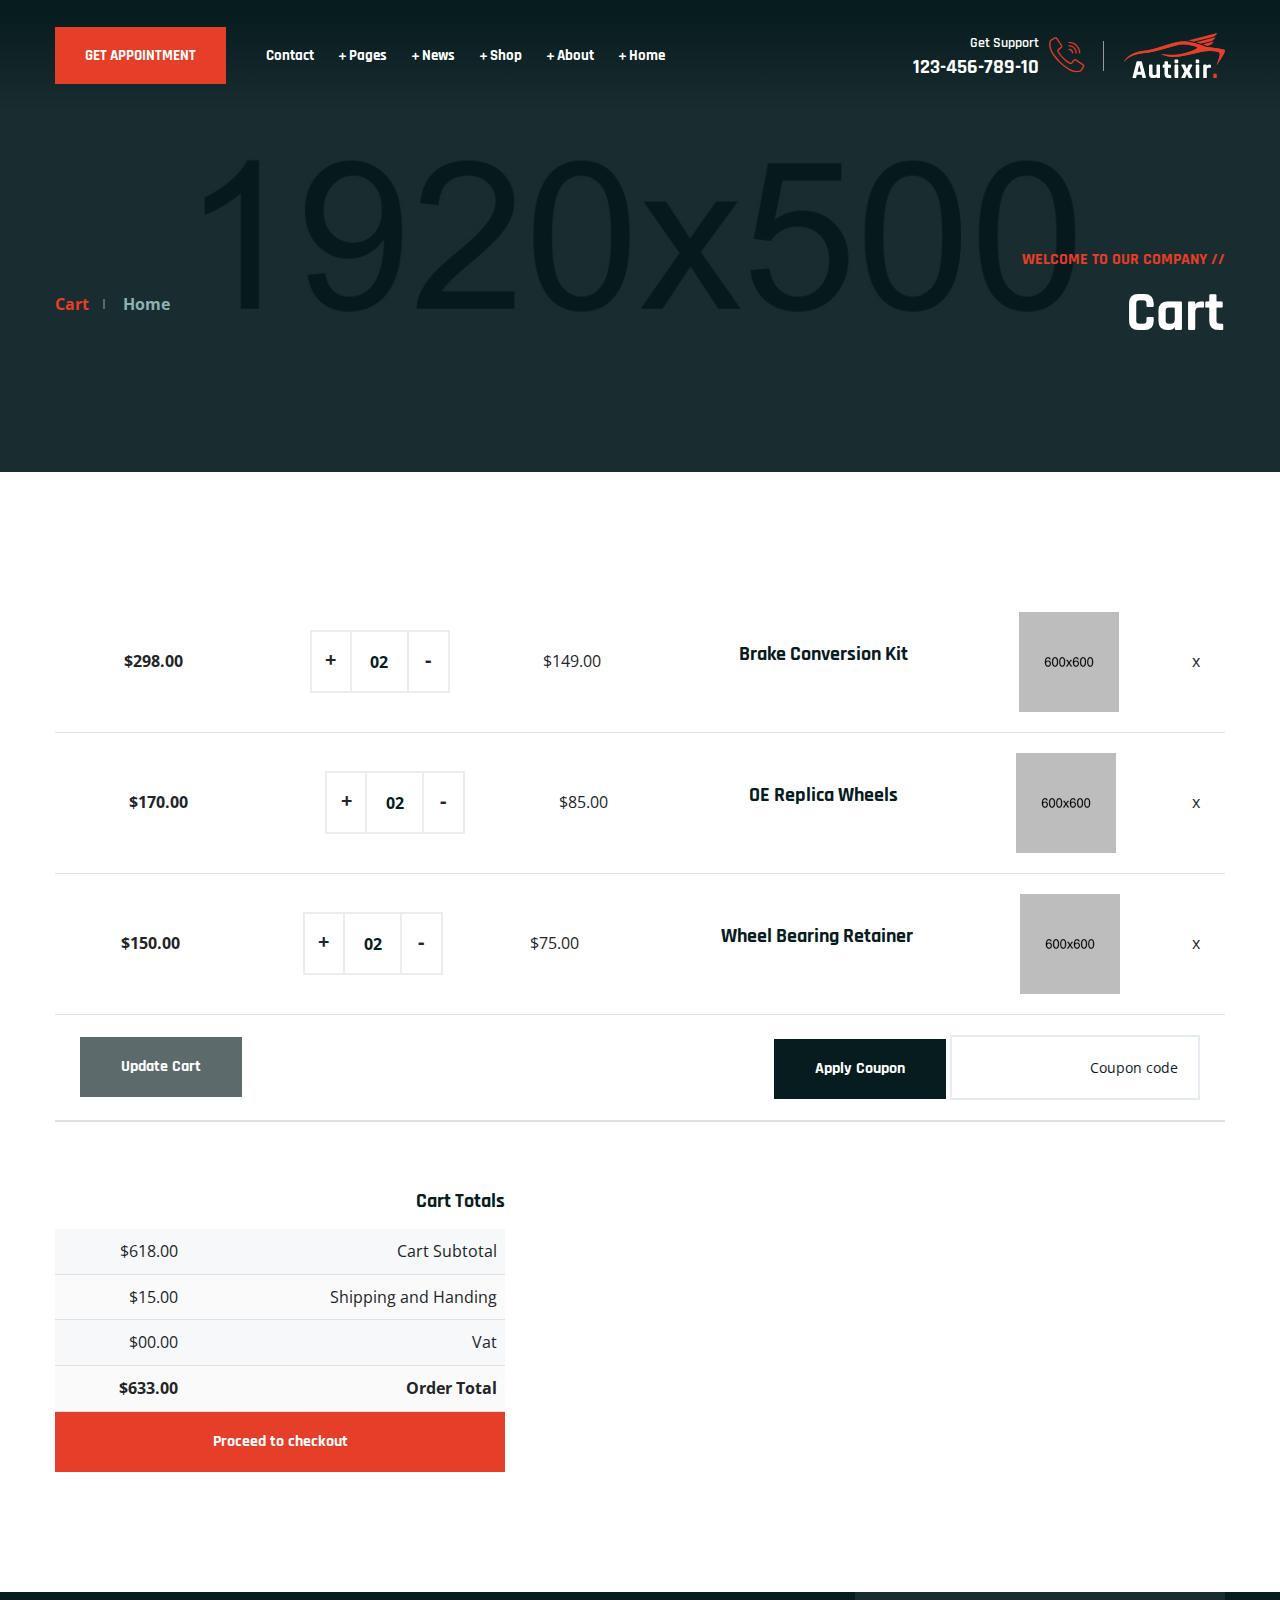
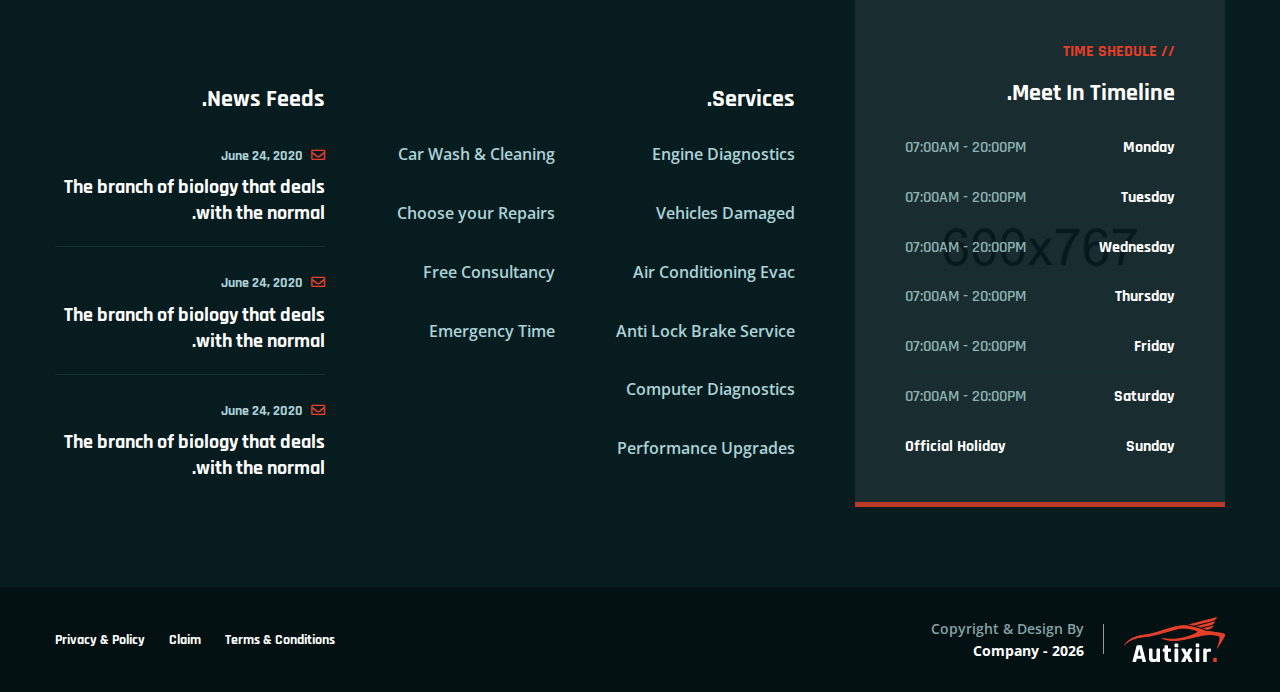
<file: cart.html>
<!doctype html>
<html class="no-js" lang="zxx">

<head>
    <meta charset="utf-8">
    <meta http-equiv="x-ua-compatible" content="ie=edge">
    <title>Autixir - Car Services and Auto Mechanic HTML Template</title>
    <meta name="robots" content="noindex, follow" />
    <meta name="description" content="">
    <meta name="viewport" content="width=device-width, initial-scale=1, shrink-to-fit=no">

    <!-- Place favicon.png in the root directory -->
    <link rel="shortcut icon" href="img/favicon.png" type="image/x-icon" />
    <!-- Font Icons css -->
    <link rel="stylesheet" href="css/font-icons.css">
    <!-- plugins css -->
    <link rel="stylesheet" href="css/plugins.css">
    <!-- Main Stylesheet -->
    <link rel="stylesheet" href="css/style.css">
    <!-- Responsive css -->
    <link rel="stylesheet" href="css/responsive.css">
</head>

<body>
    <!--[if lte IE 9]>
        <p class="browserupgrade">You are using an <strong>outdated</strong> browser. Please <a href="https://browsehappy.com/">upgrade your browser</a> to improve your experience and security.</p>
    <![endif]-->

    <!-- Add your site or application content here -->

<!-- Body main wrapper start -->
<div class="body-wrapper">

    <!-- HEADER AREA START (header-4) -->
    <header class="ltn__header-area ltn__header-4 ltn__header-transparent gradient-color-2">
        <!-- ltn__header-middle-area start -->
        <div class="ltn__header-middle-area ltn__header-sticky ltn__sticky-bg-black ltn__logo-right-menu-option">
            <div class="container">
                <div class="row">
                    <div class="col">
                        <div class="site-logo-wrap">
                            <div class="site-logo">
                                <a href="index.html"><img src="img/logo-2.png" alt="Logo"></a>
                            </div>
                            <div class="get-support clearfix get-support-color-white">
                                <div class="get-support-icon">
                                    <i class="icon-call"></i>
                                </div>
                                <div class="get-support-info">
                                    <h6>Get Support</h6>
                                    <h4><a href="tel:+123456789">123-456-789-10</a></h4>
                                </div>
                            </div>
                        </div>
                    </div>
                    <div class="col header-menu-column menu-color-white">
                        <div class="header-menu d-none d-xl-block">
                            <nav>
                                <div class="ltn__main-menu">
                                    <ul>
                                        <li class="menu-icon"><a href="#">Home</a>
                                            <ul>
                                                <li><a href="index.html">Home Style - 01</a></li>
                                                <li><a href="index-2.html">Home Style - 02</a></li>
                                                <li><a href="index-3.html">Home Style - 03</a></li>
                                                <li><a href="index-4.html">Home Style - 04</a></li>
                                                <li><a href="index-5.html">Home Style - 05 <span class="menu-item-badge">video</span></a></li>
                                                <li><a href="index-6.html">Home Style - 06</a></li>
                                                <li><a href="index-7.html">Home Style - 07</a></li>
                                                <li><a href="index-8.html">Home Style - 08 <span class="menu-item-badge">Map</span></a></li>
                                                <li><a href="index-9.html">Home Style - 09</a></li>
                                                <li><a href="index-10.html">Home Style - 10</a></li>
                                                <li><a href="index-11.html">Home Style - 11</a></li>
                                            </ul>
                                        </li>
                                        <li class="menu-icon"><a href="#">About</a>
                                            <ul>
                                                <li><a href="about.html">About</a></li>
                                                <li><a href="service.html">Services</a></li>
                                                <li><a href="service-details.html">Service Details</a></li>
                                                <li><a href="portfolio.html">Portfolio</a></li>
                                                <li><a href="portfolio-2.html">Portfolio - 02</a></li>
                                                <li><a href="portfolio-details.html">Portfolio Details</a></li>
                                                <li><a href="team.html">Team</a></li>
                                                <li><a href="team-details.html">Team Details</a></li>
                                                <li><a href="faq.html">FAQ</a></li>
                                                <li><a href="locations.html">Google Map Locations</a></li>
                                            </ul>
                                        </li>
                                        <li class="menu-icon"><a href="#">Shop</a>
                                            <ul>
                                                <li><a href="shop.html">Shop</a></li>
                                                <li><a href="shop-grid.html">Shop Grid</a></li>
                                                <li><a href="shop-left-sidebar.html">Shop Left sidebar</a></li>
                                                <li><a href="shop-right-sidebar.html">Shop right sidebar</a></li>
                                                <li><a href="product-details.html">Shop details </a></li>
                                                <li><a href="product-details-2.html">Shop details 02</a></li>
                                                <li><a href="#">Other Pages <span class="float-end">>></span></a>
                                                    <ul>
                                                        <li><a href="cart.html">Cart</a></li>
                                                        <li><a href="wishlist.html">Wishlist</a></li>
                                                        <li><a href="checkout.html">Checkout</a></li>
                                                        <li><a href="order-tracking.html">Order Tracking</a></li>
                                                        <li><a href="account.html">My Account</a></li>
                                                        <li><a href="login.html">Sign in</a></li>
                                                        <li><a href="register.html">Register</a></li>
                                                    </ul>
                                                </li>
                                                <li><a href="shop-car-grid.html">Shop Car Grid</a></li>
                                                <li><a href="shop-car-left-sidebar.html">Shop Car Left sidebar</a></li>
                                                <li><a href="shop-car-right-sidebar.html">Shop Car right sidebar</a></li>
                                                <li><a href="product-details-3.html">Shop Car details </a></li>
                                            </ul>
                                        </li>
                                        <li class="menu-icon"><a href="#">News</a>
                                            <ul>
                                                <li><a href="blog.html">News</a></li>
                                                <li><a href="blog-grid.html">News Grid</a></li>
                                                <li><a href="blog-left-sidebar.html">News Left sidebar</a></li>
                                                <li><a href="blog-right-sidebar.html">News Right sidebar</a></li>
                                                <li><a href="blog-details.html">News details</a></li>
                                            </ul>
                                        </li>
                                        <li class="menu-icon"><a href="#">Pages</a>
                                            <ul class="mega-menu">
                                                <li><a href="#">Inner Pages</a>
                                                    <ul>
                                                        <li><a href="portfolio.html">Portfolio</a></li>
                                                        <li><a href="portfolio-2.html">Portfolio - 02</a></li>
                                                        <li><a href="portfolio-details.html">Portfolio Details</a></li>
                                                        <li><a href="team.html">Team</a></li>
                                                        <li><a href="team-details.html">Team Details</a></li>
                                                        <li><a href="faq.html">FAQ</a></li>
                                                    </ul>
                                                </li>
                                                <li><a href="#">Inner Pages</a>
                                                    <ul>
                                                        <li><a href="history.html">History</a></li>
                                                        <li><a href="appointment.html">Appointment</a></li>
                                                        <li><a href="locations.html">Google Map Locations</a></li>
                                                        <li><a href="404.html">404</a></li>
                                                        <li><a href="contact.html">Contact</a></li>
                                                        <li><a href="coming-soon.html">Coming Soon</a></li>
                                                    </ul>
                                                </li>
                                                <li><a href="#">Shop Pages</a>
                                                    <ul>
                                                        <li><a href="shop.html">Shop</a></li>
                                                        <li><a href="shop-left-sidebar.html">Shop Left sidebar</a></li>
                                                        <li><a href="shop-right-sidebar.html">Shop right sidebar</a></li>
                                                        <li><a href="shop-grid.html">Shop Grid</a></li>
                                                        <li><a href="product-details.html">Shop details </a></li>
                                                        <li><a href="cart.html">Cart</a></li>
                                                    </ul>
                                                </li>
                                                <li><a href="shop.html"><img src="img/banner/menu-banner-1.jpg" alt="#"></a>
                                                </li>
                                            </ul>
                                        </li>
                                        <li><a href="contact.html">Contact</a></li>
                                        <li class="special-link"><a href="appointment.html">GET APPOINTMENT</a></li>
                                    </ul>
                                </div>
                            </nav>
                        </div>
                    </div>
                    <!-- Mobile Menu Button -->
                    <div class="mobile-menu-toggle menu-btn-white menu-btn-border--- d-xl-none">
                        <a href="#ltn__utilize-mobile-menu" class="ltn__utilize-toggle">
                            <svg viewBox="0 0 800 600">
                                <path d="M300,220 C300,220 520,220 540,220 C740,220 640,540 520,420 C440,340 300,200 300,200" id="top"></path>
                                <path d="M300,320 L540,320" id="middle"></path>
                                <path d="M300,210 C300,210 520,210 540,210 C740,210 640,530 520,410 C440,330 300,190 300,190" id="bottom" transform="translate(480, 320) scale(1, -1) translate(-480, -318) "></path>
                            </svg>
                        </a>
                    </div>
                </div>
            </div>
        </div>
        <!-- ltn__header-middle-area end -->
    </header>
    <!-- HEADER AREA END -->
    
    <!-- Utilize Cart Menu Start -->
    <div id="ltn__utilize-cart-menu" class="ltn__utilize ltn__utilize-cart-menu">
        <div class="ltn__utilize-menu-inner ltn__scrollbar">
            <div class="ltn__utilize-menu-head">
                <span class="ltn__utilize-menu-title">Cart</span>
                <button class="ltn__utilize-close">×</button>
            </div>
            <div class="mini-cart-product-area ltn__scrollbar">
                <div class="mini-cart-item clearfix">
                    <div class="mini-cart-img">
                        <a href="#"><img src="img/product/1.png" alt="Image"></a>
                        <span class="mini-cart-item-delete"><i class="icon-cancel"></i></span>
                    </div>
                    <div class="mini-cart-info">
                        <h6><a href="#">Wheel Bearing Retainer</a></h6>
                        <span class="mini-cart-quantity">1 x $65.00</span>
                    </div>
                </div>
                <div class="mini-cart-item clearfix">
                    <div class="mini-cart-img">
                        <a href="#"><img src="img/product/2.png" alt="Image"></a>
                        <span class="mini-cart-item-delete"><i class="icon-cancel"></i></span>
                    </div>
                    <div class="mini-cart-info">
                        <h6><a href="#">Brake Conversion Kit</a></h6>
                        <span class="mini-cart-quantity">1 x $85.00</span>
                    </div>
                </div>
                <div class="mini-cart-item clearfix">
                    <div class="mini-cart-img">
                        <a href="#"><img src="img/product/3.png" alt="Image"></a>
                        <span class="mini-cart-item-delete"><i class="icon-cancel"></i></span>
                    </div>
                    <div class="mini-cart-info">
                        <h6><a href="#">OE Replica Wheels</a></h6>
                        <span class="mini-cart-quantity">1 x $92.00</span>
                    </div>
                </div>
                <div class="mini-cart-item clearfix">
                    <div class="mini-cart-img">
                        <a href="#"><img src="img/product/4.png" alt="Image"></a>
                        <span class="mini-cart-item-delete"><i class="icon-cancel"></i></span>
                    </div>
                    <div class="mini-cart-info">
                        <h6><a href="#">Shock Mount Insulator</a></h6>
                        <span class="mini-cart-quantity">1 x $68.00</span>
                    </div>
                </div>
            </div>
            <div class="mini-cart-footer">
                <div class="mini-cart-sub-total">
                    <h5>Subtotal: <span>$310.00</span></h5>
                </div>
                <div class="btn-wrapper">
                    <a href="cart.html" class="theme-btn-1 btn btn-effect-1">View Cart</a>
                    <a href="cart.html" class="theme-btn-2 btn btn-effect-2">Checkout</a>
                </div>
                <p>Free Shipping on All Orders Over $100!</p>
            </div>

        </div>
    </div>
    <!-- Utilize Cart Menu End -->

    <!-- Utilize Mobile Menu Start -->
    <div id="ltn__utilize-mobile-menu" class="ltn__utilize ltn__utilize-mobile-menu">
        <div class="ltn__utilize-menu-inner ltn__scrollbar">
            <div class="ltn__utilize-menu-head">
                <div class="site-logo">
                    <a href="index.html"><img src="img/logo.png" alt="Logo"></a>
                </div>
                <button class="ltn__utilize-close">×</button>
            </div>
            <div class="ltn__utilize-menu-search-form">
                <form action="#">
                    <input type="text" placeholder="Search...">
                    <button><i class="fas fa-search"></i></button>
                </form>
            </div>
            <div class="ltn__utilize-menu">
                <ul>
                    <li><a href="#">Home</a>
                        <ul class="sub-menu">
                            <li><a href="index.html">Home Style - 01</a></li>
                            <li><a href="index-2.html">Home Style - 02</a></li>
                            <li><a href="index-3.html">Home Style - 03</a></li>
                            <li><a href="index-4.html">Home Style - 04</a></li>
                            <li><a href="index-5.html">Home Style - 05 <span class="menu-item-badge">video</span></a></li>
                            <li><a href="index-6.html">Home Style - 06</a></li>
                            <li><a href="index-7.html">Home Style - 07</a></li>
                            <li><a href="index-8.html">Home Style - 08 <span class="menu-item-badge">Map</span></a></li>
                            <li><a href="index-9.html">Home Style - 09</a></li>
                            <li><a href="index-10.html">Home Style - 10</a></li>
                            <li><a href="index-11.html">Home Style - 11</a></li>
                        </ul>
                    </li>
                    <li><a href="#">About</a>
                        <ul class="sub-menu">
                            <li><a href="about.html">About</a></li>
                            <li><a href="service.html">Services</a></li>
                            <li><a href="service-details.html">Service Details</a></li>
                            <li><a href="portfolio.html">Portfolio</a></li>
                            <li><a href="portfolio-2.html">Portfolio - 02</a></li>
                            <li><a href="portfolio-details.html">Portfolio Details</a></li>
                            <li><a href="team.html">Team</a></li>
                            <li><a href="team-details.html">Team Details</a></li>
                            <li><a href="faq.html">FAQ</a></li>
                            <li><a href="locations.html">Google Map Locations</a></li>
                        </ul>
                    </li>
                    <li><a href="#">Shop</a>
                        <ul class="sub-menu">
                            <li><a href="shop.html">Shop</a></li>
                            <li><a href="shop-grid.html">Shop Grid</a></li>
                            <li><a href="shop-left-sidebar.html">Shop Left sidebar</a></li>
                            <li><a href="shop-right-sidebar.html">Shop right sidebar</a></li>
                            <li><a href="product-details.html">Shop details </a></li>
                            <li><a href="product-details-2.html">Shop details 02</a></li>
                            <li><a href="shop-car-grid.html">Shop Car Grid</a></li>
                            <li><a href="shop-car-left-sidebar.html">Shop Car Left sidebar</a></li>
                            <li><a href="shop-car-right-sidebar.html">Shop Car right sidebar</a></li>
                            <li><a href="product-details-3.html">Shop Car details </a></li>
                            <li><a href="cart.html">Cart</a></li>
                            <li><a href="wishlist.html">Wishlist</a></li>
                            <li><a href="checkout.html">Checkout</a></li>
                            <li><a href="order-tracking.html">Order Tracking</a></li>
                            <li><a href="account.html">My Account</a></li>
                            <li><a href="login.html">Sign in</a></li>
                            <li><a href="register.html">Register</a></li>
                        </ul>
                    </li>
                    <li><a href="#">News</a>
                        <ul class="sub-menu">
                            <li><a href="blog.html">News</a></li>
                            <li><a href="blog-grid.html">News Grid</a></li>
                            <li><a href="blog-left-sidebar.html">News Left sidebar</a></li>
                            <li><a href="blog-right-sidebar.html">News Right sidebar</a></li>
                            <li><a href="blog-details.html">News details</a></li>
                        </ul>
                    </li>
                    <li><a href="#">Pages</a>
                        <ul class="sub-menu">
                            <li><a href="about.html">About</a></li>
                            <li><a href="service.html">Services</a></li>
                            <li><a href="service-details.html">Service Details</a></li>
                            <li><a href="portfolio.html">Portfolio</a></li>
                            <li><a href="portfolio-2.html">Portfolio - 02</a></li>
                            <li><a href="portfolio-details.html">Portfolio Details</a></li>
                            <li><a href="team.html">Team</a></li>
                            <li><a href="team-details.html">Team Details</a></li>
                            <li><a href="faq.html">FAQ</a></li>
                            <li><a href="history.html">History</a></li>
                            <li><a href="appointment.html">Appointment</a></li>
                            <li><a href="locations.html">Google Map Locations</a></li>
                            <li><a href="404.html">404</a></li>
                            <li><a href="contact.html">Contact</a></li>
                            <li><a href="coming-soon.html">Coming Soon</a></li>
                        </ul>
                    </li>
                    <li><a href="contact.html">Contact</a></li>
                </ul>
            </div>
            <div class="ltn__utilize-buttons ltn__utilize-buttons-2">
                <ul>
                    <li>
                        <a href="account.html" title="My Account">
                            <span class="utilize-btn-icon">
                                <i class="far fa-user"></i>
                            </span>
                            My Account
                        </a>
                    </li>
                    <li>
                        <a href="wishlist.html" title="Wishlist">
                            <span class="utilize-btn-icon">
                                <i class="far fa-heart"></i>
                                <sup>3</sup>
                            </span>
                            Wishlist
                        </a>
                    </li>
                    <li>
                        <a href="cart.html" title="Shoping Cart">
                            <span class="utilize-btn-icon">
                                <i class="fas fa-shopping-cart"></i>
                                <sup>5</sup>
                            </span>
                            Shoping Cart
                        </a>
                    </li>
                </ul>
            </div>
            <div class="ltn__social-media-2">
                <ul>
                    <li><a href="#" title="Facebook"><i class="fab fa-facebook-f"></i></a></li>
                    <li><a href="#" title="Twitter"><i class="fab fa-twitter"></i></a></li>
                    <li><a href="#" title="Linkedin"><i class="fab fa-linkedin"></i></a></li>
                    <li><a href="#" title="Instagram"><i class="fab fa-instagram"></i></a></li>
                </ul>
            </div>
        </div>
    </div>
    <!-- Utilize Mobile Menu End -->

    <div class="ltn__utilize-overlay"></div>

    <!-- BREADCRUMB AREA START -->
    <div class="ltn__breadcrumb-area ltn__breadcrumb-area-2 ltn__breadcrumb-color-white bg-overlay-theme-black-90 bg-image" data-bs-bg="img/bg/9.jpg">
        <div class="container">
            <div class="row">
                <div class="col-lg-12">
                    <div class="ltn__breadcrumb-inner ltn__breadcrumb-inner-2 justify-content-between">
                        <div class="section-title-area ltn__section-title-2">
                            <h6 class="section-subtitle ltn__secondary-color">//  Welcome to our company</h6>
                            <h1 class="section-title white-color">Cart</h1>
                        </div>
                        <div class="ltn__breadcrumb-list">
                            <ul>
                                <li><a href="index.html">Home</a></li>
                                <li>Cart</li>
                            </ul>
                        </div>
                    </div>
                </div>
            </div>
        </div>
    </div>
    <!-- BREADCRUMB AREA END -->

    <!-- SHOPING CART AREA START -->
    <div class="liton__shoping-cart-area mb-120">
        <div class="container">
            <div class="row">
                <div class="col-lg-12">
                    <div class="shoping-cart-inner">
                        <div class="shoping-cart-table table-responsive">
                            <table class="table">
                                <!-- <thead>
                                    <th class="cart-product-remove">Remove</th>
                                    <th class="cart-product-image">Image</th>
                                    <th class="cart-product-info">Product</th>
                                    <th class="cart-product-price">Price</th>
                                    <th class="cart-product-quantity">Quantity</th>
                                    <th class="cart-product-subtotal">Subtotal</th>
                                </thead> -->
                                <tbody>
                                    <tr>
                                        <td class="cart-product-remove">x</td>
                                        <td class="cart-product-image">
                                            <a href="product-details.html"><img src="img/product/1.png" alt="#"></a>
                                        </td>
                                        <td class="cart-product-info">
                                            <h4><a href="product-details.html">Brake Conversion Kit</a></h4>
                                        </td>
                                        <td class="cart-product-price">$149.00</td>
                                        <td class="cart-product-quantity">
                                            <div class="cart-plus-minus">
                                                <input type="text" value="02" name="qtybutton" class="cart-plus-minus-box">
                                            </div>
                                        </td>
                                        <td class="cart-product-subtotal">$298.00</td>
                                    </tr>
                                    <tr>
                                        <td class="cart-product-remove">x</td>
                                        <td class="cart-product-image">
                                            <a href="product-details.html"><img src="img/product/2.png" alt="#"></a>
                                        </td>
                                        <td class="cart-product-info">
                                            <h4><a href="product-details.html">OE Replica Wheels</a></h4>
                                        </td>
                                        <td class="cart-product-price">$85.00</td>
                                        <td class="cart-product-quantity">
                                            <div class="cart-plus-minus">
                                                <input type="text" value="02" name="qtybutton" class="cart-plus-minus-box">
                                            </div>
                                        </td>
                                        <td class="cart-product-subtotal">$170.00</td>
                                    </tr>
                                    <tr>
                                        <td class="cart-product-remove">x</td>
                                        <td class="cart-product-image">
                                            <a href="product-details.html"><img src="img/product/3.png" alt="#"></a>
                                        </td>
                                        <td class="cart-product-info">
                                            <h4><a href="product-details.html">Wheel Bearing Retainer</a></h4>
                                        </td>
                                        <td class="cart-product-price">$75.00</td>
                                        <td class="cart-product-quantity">
                                            <div class="cart-plus-minus">
                                                <input type="text" value="02" name="qtybutton" class="cart-plus-minus-box">
                                            </div>
                                        </td>
                                        <td class="cart-product-subtotal">$150.00</td>
                                    </tr>
                                    <tr class="cart-coupon-row">
                                        <td colspan="6">
                                            <div class="cart-coupon">
                                                <input type="text" name="cart-coupon" placeholder="Coupon code">
                                                <button type="submit" class="btn theme-btn-2 btn-effect-2">Apply Coupon</button>
                                            </div>
                                        </td>
                                        <td>
                                            <button type="submit" class="btn theme-btn-2 btn-effect-2-- disabled">Update Cart</button>
                                        </td>
                                    </tr>
                                </tbody>
                            </table>
                        </div>
                        <div class="shoping-cart-total mt-50">
                            <h4>Cart Totals</h4>
                            <table class="table">
                                <tbody>
                                    <tr>
                                        <td>Cart Subtotal</td>
                                        <td>$618.00</td>
                                    </tr>
                                    <tr>
                                        <td>Shipping and Handing</td>
                                        <td>$15.00</td>
                                    </tr>
                                    <tr>
                                        <td>Vat</td>
                                        <td>$00.00</td>
                                    </tr>
                                    <tr>
                                        <td><strong>Order Total</strong></td>
                                        <td><strong>$633.00</strong></td>
                                    </tr>
                                </tbody>
                            </table>
                            <div class="btn-wrapper text-right">
                                <a href="checkout.html" class="theme-btn-1 btn btn-effect-1">Proceed to checkout</a>
                            </div>
                        </div>
                    </div>
                </div>
            </div>
        </div>
    </div>
    <!-- SHOPING CART AREA END -->

    <!-- FOOTER AREA START (ltn__footer-2 ltn__footer-color-1) -->
    <footer class="ltn__footer-area ltn__footer-2 ltn__footer-color-1">
        <div class="footer-top-area  section-bg-2">
            <div class="container">
                <div class="row">
                    <div class="col-xl-4 col-md-5">
                        <div class="footer-widget ltn__footer-timeline-widget ltn__footer-timeline-widget-1 bg-image bg-overlay-theme-black-90" data-bs-bg="img/bg/4.jpg">
                            <h6 class="ltn__secondary-color text-uppercase">// time shedule</h6>
                            <h4 class="footer-title">Meet In Timeline.</h4>
                            <ul>
                                <li>Monday <span>07:00AM - 20:00PM</span></li>
                                <li>Tuesday <span>07:00AM - 20:00PM</span></li>
                                <li>Wednesday <span>07:00AM - 20:00PM</span></li>
                                <li>Thursday <span>07:00AM - 20:00PM</span></li>
                                <li>Friday <span>07:00AM - 20:00PM</span></li>
                                <li>Saturday <span>07:00AM - 20:00PM</span></li>
                                <li>Sunday <span>Official Holiday</span></li>
                            </ul>
                        </div>
                    </div>
                    <div class="col-xl-5 col-md-7">
                        <div class="footer-widget footer-menu-widget footer-menu-widget-2-column clearfix">
                            <h4 class="footer-title">Services.</h4>
                            <div class="footer-menu">
                                <ul>
                                    <li><a href="service.html">Engine Diagnostics</a></li>
                                    <li><a href="service.html">Vehicles Damaged</a></li>
                                    <li><a href="service.html">Air Conditioning Evac</a></li>
                                    <li><a href="service.html">Anti Lock Brake Service</a></li>
                                    <li><a href="service.html">Computer Diagnostics</a></li>
                                    <li><a href="service.html">Performance Upgrades</a></li>
                                </ul>
                            </div>
                            <div class="footer-menu">
                                <ul>
                                    <li><a href="service.html">Car Wash & Cleaning</a></li>
                                    <li><a href="service.html">Choose your Repairs</a></li>
                                    <li><a href="service.html">Free Consultancy</a></li>
                                    <li><a href="service.html">Emergency Time</a></li>
                                </ul>
                            </div>
                        </div>
                    </div>
                    <div class="col-xl-3 col-md-6">
                        <div class="footer-widget footer-blog-widget">
                            <h4 class="footer-title">News Feeds.</h4>
                            <div class="ltn__footer-blog-item">
                                <div class="ltn__blog-meta">
                                    <ul>
                                        <li class="ltn__blog-date"><i class="far fa-envelope"></i> June 24, 2020</li>
                                    </ul>
                                </div>
                                <h4 class="ltn__blog-title"><a href="blog-details.html">The branch of biology that
                                    deals with the normal.</a></h4>
                            </div>
                            <div class="ltn__footer-blog-item">
                                <div class="ltn__blog-meta">
                                    <ul>
                                        <li class="ltn__blog-date"><i class="far fa-envelope"></i> June 24, 2020</li>
                                    </ul>
                                </div>
                                <h4 class="ltn__blog-title"><a href="blog-details.html">The branch of biology that
                                    deals with the normal.</a></h4>
                            </div>
                            <div class="ltn__footer-blog-item">
                                <div class="ltn__blog-meta">
                                    <ul>
                                        <li class="ltn__blog-date"><i class="far fa-envelope"></i> June 24, 2020</li>
                                    </ul>
                                </div>
                                <h4 class="ltn__blog-title"><a href="blog-details.html">The branch of biology that
                                    deals with the normal.</a></h4>
                            </div>
                        </div>
                    </div>
                </div>
            </div>
        </div>
        <div class="ltn__copyright-area ltn__copyright-2">
            <div class="container">
                <div class="row">
                    <div class="col-md-6 col-12">
                        <div class="site-logo-wrap">
                            <div class="site-logo">
                                <a href="index.html"><img src="img/logo-2.png" alt="Logo"></a>
                            </div>
                            <div class="get-support ltn__copyright-design clearfix">
                                <div class="get-support-info">
                                    <h6>Copyright & Design By</h6>
                                    <h4>Company - <span class="current-year"></span></h4>
                                </div>
                            </div>
                        </div>
                    </div>
                    <div class="col-md-6 col-12 align-self-center">
                        <div class="ltn__copyright-menu text-end">
                            <ul>
                                <li><a href="#">Terms & Conditions</a></li>
                                <li><a href="#">Claim</a></li>
                                <li><a href="#">Privacy & Policy</a></li>
                            </ul>
                        </div>
                    </div>
                </div>
            </div>
        </div>
    </footer>
    <!-- FOOTER AREA END -->

</div>
<!-- Body main wrapper end -->

    <!-- All JS Plugins -->
    <script src="js/plugins.js"></script>
    <!-- Main JS -->
    <script src="js/main.js"></script>
  
</body>
</html>
</file>
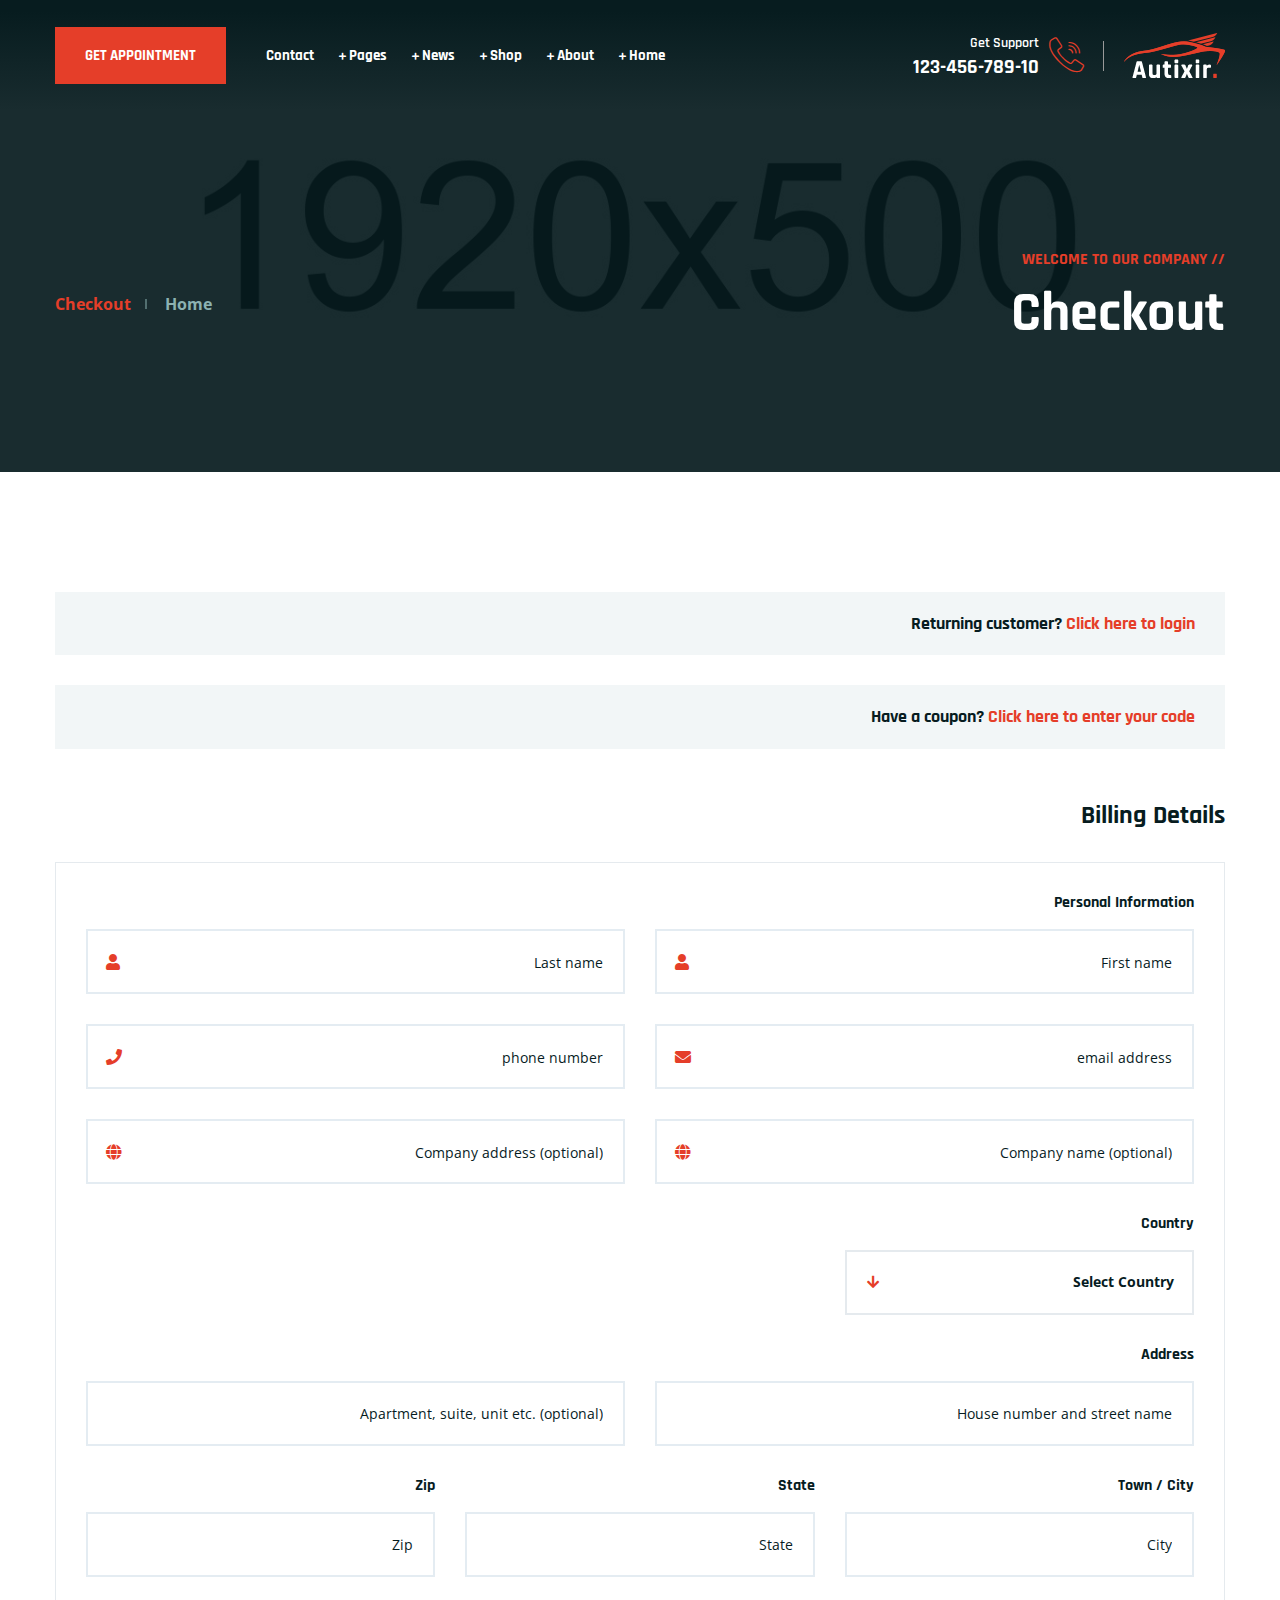
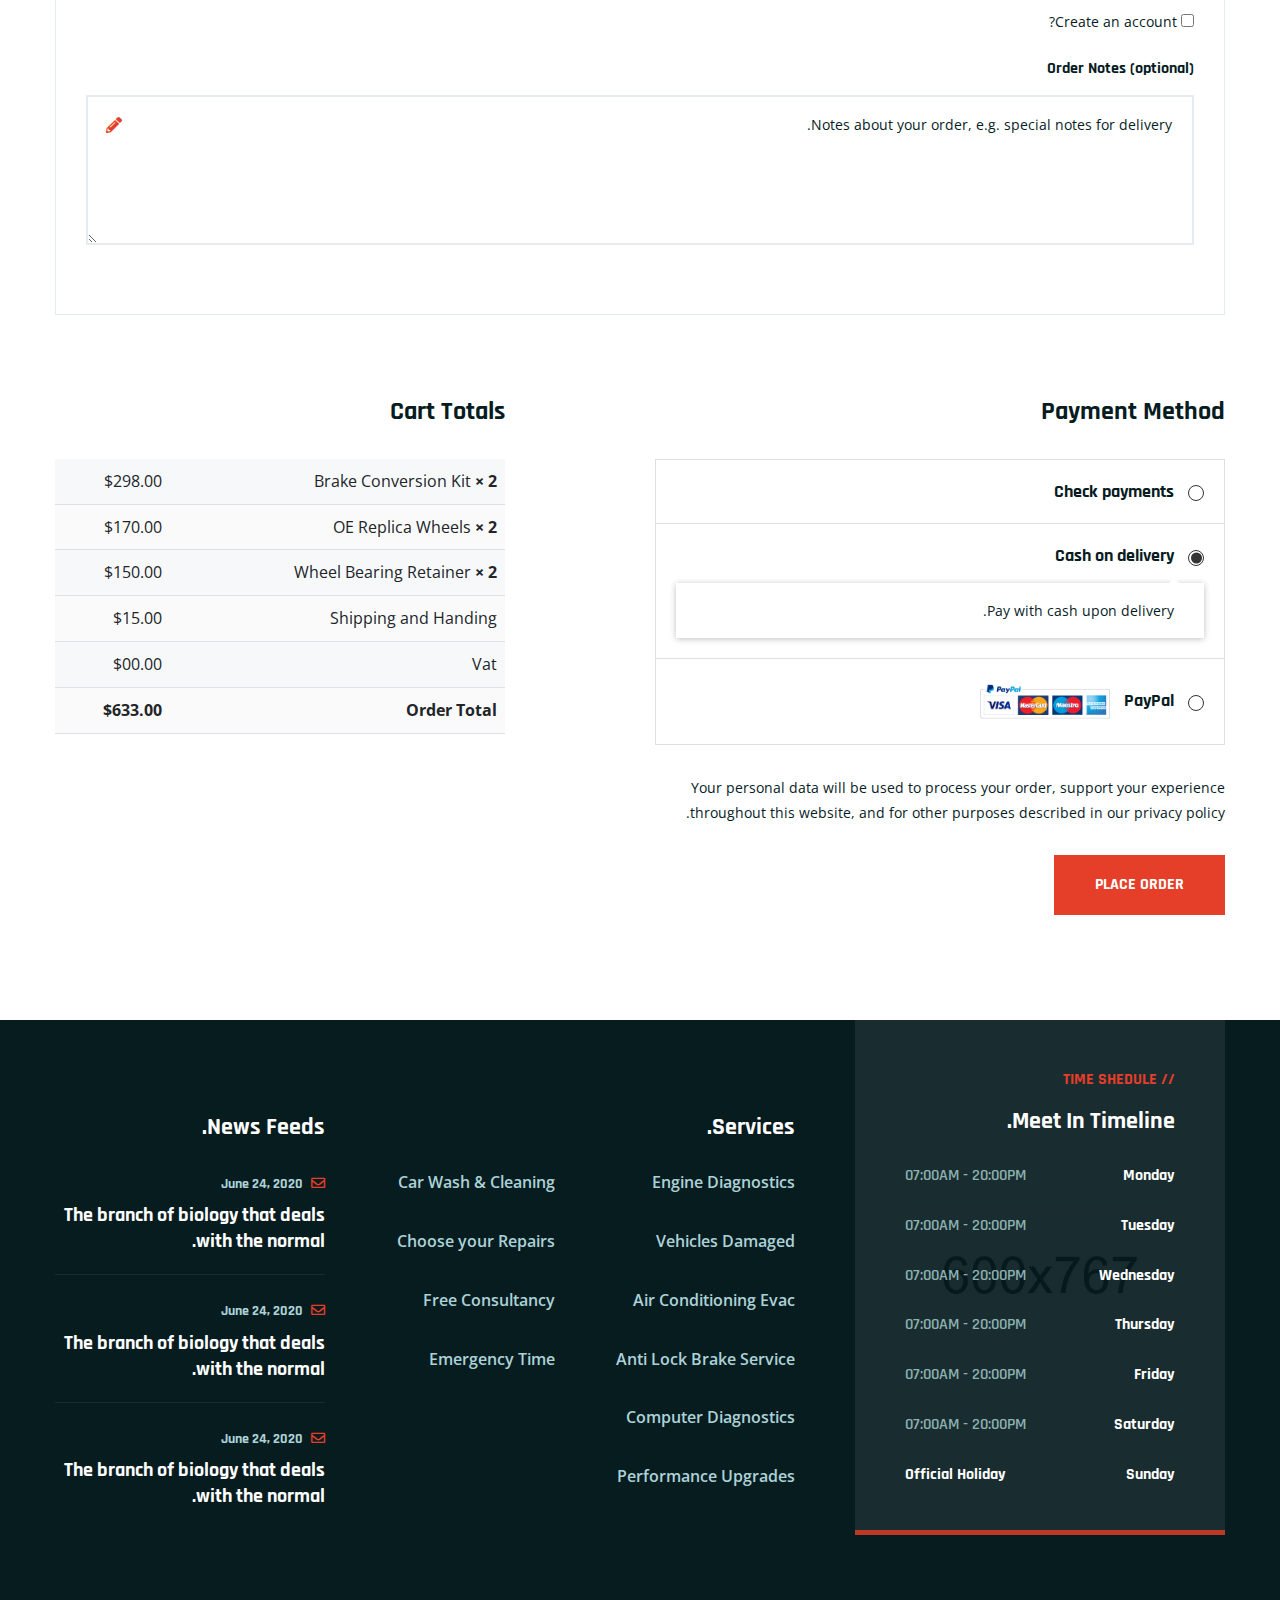
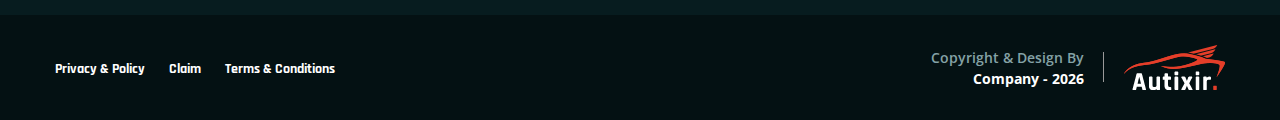
<file: checkout.html>
<!doctype html>
<html class="no-js" lang="zxx">

<head>
    <meta charset="utf-8">
    <meta http-equiv="x-ua-compatible" content="ie=edge">
    <title>Autixir - Car Services and Auto Mechanic HTML Template</title>
    <meta name="robots" content="noindex, follow" />
    <meta name="description" content="">
    <meta name="viewport" content="width=device-width, initial-scale=1, shrink-to-fit=no">

    <!-- Place favicon.png in the root directory -->
    <link rel="shortcut icon" href="img/favicon.png" type="image/x-icon" />
    <!-- Font Icons css -->
    <link rel="stylesheet" href="css/font-icons.css">
    <!-- plugins css -->
    <link rel="stylesheet" href="css/plugins.css">
    <!-- Main Stylesheet -->
    <link rel="stylesheet" href="css/style.css">
    <!-- Responsive css -->
    <link rel="stylesheet" href="css/responsive.css">
</head>

<body>
    <!--[if lte IE 9]>
        <p class="browserupgrade">You are using an <strong>outdated</strong> browser. Please <a href="https://browsehappy.com/">upgrade your browser</a> to improve your experience and security.</p>
    <![endif]-->

    <!-- Add your site or application content here -->

<!-- Body main wrapper start -->
<div class="body-wrapper">

    <!-- HEADER AREA START (header-4) -->
    <header class="ltn__header-area ltn__header-4 ltn__header-transparent gradient-color-2">
        <!-- ltn__header-middle-area start -->
        <div class="ltn__header-middle-area ltn__header-sticky ltn__sticky-bg-black ltn__logo-right-menu-option">
            <div class="container">
                <div class="row">
                    <div class="col">
                        <div class="site-logo-wrap">
                            <div class="site-logo">
                                <a href="index.html"><img src="img/logo-2.png" alt="Logo"></a>
                            </div>
                            <div class="get-support clearfix get-support-color-white">
                                <div class="get-support-icon">
                                    <i class="icon-call"></i>
                                </div>
                                <div class="get-support-info">
                                    <h6>Get Support</h6>
                                    <h4><a href="tel:+123456789">123-456-789-10</a></h4>
                                </div>
                            </div>
                        </div>
                    </div>
                    <div class="col header-menu-column menu-color-white">
                        <div class="header-menu d-none d-xl-block">
                            <nav>
                                <div class="ltn__main-menu">
                                    <ul>
                                        <li class="menu-icon"><a href="#">Home</a>
                                            <ul>
                                                <li><a href="index.html">Home Style - 01</a></li>
                                                <li><a href="index-2.html">Home Style - 02</a></li>
                                                <li><a href="index-3.html">Home Style - 03</a></li>
                                                <li><a href="index-4.html">Home Style - 04</a></li>
                                                <li><a href="index-5.html">Home Style - 05 <span class="menu-item-badge">video</span></a></li>
                                                <li><a href="index-6.html">Home Style - 06</a></li>
                                                <li><a href="index-7.html">Home Style - 07</a></li>
                                                <li><a href="index-8.html">Home Style - 08 <span class="menu-item-badge">Map</span></a></li>
                                                <li><a href="index-9.html">Home Style - 09</a></li>
                                                <li><a href="index-10.html">Home Style - 10</a></li>
                                                <li><a href="index-11.html">Home Style - 11</a></li>
                                            </ul>
                                        </li>
                                        <li class="menu-icon"><a href="#">About</a>
                                            <ul>
                                                <li><a href="about.html">About</a></li>
                                                <li><a href="service.html">Services</a></li>
                                                <li><a href="service-details.html">Service Details</a></li>
                                                <li><a href="portfolio.html">Portfolio</a></li>
                                                <li><a href="portfolio-2.html">Portfolio - 02</a></li>
                                                <li><a href="portfolio-details.html">Portfolio Details</a></li>
                                                <li><a href="team.html">Team</a></li>
                                                <li><a href="team-details.html">Team Details</a></li>
                                                <li><a href="faq.html">FAQ</a></li>
                                                <li><a href="locations.html">Google Map Locations</a></li>
                                            </ul>
                                        </li>
                                        <li class="menu-icon"><a href="#">Shop</a>
                                            <ul>
                                                <li><a href="shop.html">Shop</a></li>
                                                <li><a href="shop-grid.html">Shop Grid</a></li>
                                                <li><a href="shop-left-sidebar.html">Shop Left sidebar</a></li>
                                                <li><a href="shop-right-sidebar.html">Shop right sidebar</a></li>
                                                <li><a href="product-details.html">Shop details </a></li>
                                                <li><a href="product-details-2.html">Shop details 02</a></li>
                                                <li><a href="#">Other Pages <span class="float-end">>></span></a>
                                                    <ul>
                                                        <li><a href="cart.html">Cart</a></li>
                                                        <li><a href="wishlist.html">Wishlist</a></li>
                                                        <li><a href="checkout.html">Checkout</a></li>
                                                        <li><a href="order-tracking.html">Order Tracking</a></li>
                                                        <li><a href="account.html">My Account</a></li>
                                                        <li><a href="login.html">Sign in</a></li>
                                                        <li><a href="register.html">Register</a></li>
                                                    </ul>
                                                </li>
                                                <li><a href="shop-car-grid.html">Shop Car Grid</a></li>
                                                <li><a href="shop-car-left-sidebar.html">Shop Car Left sidebar</a></li>
                                                <li><a href="shop-car-right-sidebar.html">Shop Car right sidebar</a></li>
                                                <li><a href="product-details-3.html">Shop Car details </a></li>
                                            </ul>
                                        </li>
                                        <li class="menu-icon"><a href="#">News</a>
                                            <ul>
                                                <li><a href="blog.html">News</a></li>
                                                <li><a href="blog-grid.html">News Grid</a></li>
                                                <li><a href="blog-left-sidebar.html">News Left sidebar</a></li>
                                                <li><a href="blog-right-sidebar.html">News Right sidebar</a></li>
                                                <li><a href="blog-details.html">News details</a></li>
                                            </ul>
                                        </li>
                                        <li class="menu-icon"><a href="#">Pages</a>
                                            <ul class="mega-menu">
                                                <li><a href="#">Inner Pages</a>
                                                    <ul>
                                                        <li><a href="portfolio.html">Portfolio</a></li>
                                                        <li><a href="portfolio-2.html">Portfolio - 02</a></li>
                                                        <li><a href="portfolio-details.html">Portfolio Details</a></li>
                                                        <li><a href="team.html">Team</a></li>
                                                        <li><a href="team-details.html">Team Details</a></li>
                                                        <li><a href="faq.html">FAQ</a></li>
                                                    </ul>
                                                </li>
                                                <li><a href="#">Inner Pages</a>
                                                    <ul>
                                                        <li><a href="history.html">History</a></li>
                                                        <li><a href="appointment.html">Appointment</a></li>
                                                        <li><a href="locations.html">Google Map Locations</a></li>
                                                        <li><a href="404.html">404</a></li>
                                                        <li><a href="contact.html">Contact</a></li>
                                                        <li><a href="coming-soon.html">Coming Soon</a></li>
                                                    </ul>
                                                </li>
                                                <li><a href="#">Shop Pages</a>
                                                    <ul>
                                                        <li><a href="shop.html">Shop</a></li>
                                                        <li><a href="shop-left-sidebar.html">Shop Left sidebar</a></li>
                                                        <li><a href="shop-right-sidebar.html">Shop right sidebar</a></li>
                                                        <li><a href="shop-grid.html">Shop Grid</a></li>
                                                        <li><a href="product-details.html">Shop details </a></li>
                                                        <li><a href="cart.html">Cart</a></li>
                                                    </ul>
                                                </li>
                                                <li><a href="shop.html"><img src="img/banner/menu-banner-1.jpg" alt="#"></a>
                                                </li>
                                            </ul>
                                        </li>
                                        <li><a href="contact.html">Contact</a></li>
                                        <li class="special-link"><a href="appointment.html">GET APPOINTMENT</a></li>
                                    </ul>
                                </div>
                            </nav>
                        </div>
                    </div>
                    <!-- Mobile Menu Button -->
                    <div class="mobile-menu-toggle menu-btn-white menu-btn-border--- d-xl-none">
                        <a href="#ltn__utilize-mobile-menu" class="ltn__utilize-toggle">
                            <svg viewBox="0 0 800 600">
                                <path d="M300,220 C300,220 520,220 540,220 C740,220 640,540 520,420 C440,340 300,200 300,200" id="top"></path>
                                <path d="M300,320 L540,320" id="middle"></path>
                                <path d="M300,210 C300,210 520,210 540,210 C740,210 640,530 520,410 C440,330 300,190 300,190" id="bottom" transform="translate(480, 320) scale(1, -1) translate(-480, -318) "></path>
                            </svg>
                        </a>
                    </div>
                </div>
            </div>
        </div>
        <!-- ltn__header-middle-area end -->
    </header>
    <!-- HEADER AREA END -->
    
    <!-- Utilize Cart Menu Start -->
    <div id="ltn__utilize-cart-menu" class="ltn__utilize ltn__utilize-cart-menu">
        <div class="ltn__utilize-menu-inner ltn__scrollbar">
            <div class="ltn__utilize-menu-head">
                <span class="ltn__utilize-menu-title">Cart</span>
                <button class="ltn__utilize-close">×</button>
            </div>
            <div class="mini-cart-product-area ltn__scrollbar">
                <div class="mini-cart-item clearfix">
                    <div class="mini-cart-img">
                        <a href="#"><img src="img/product/1.png" alt="Image"></a>
                        <span class="mini-cart-item-delete"><i class="icon-cancel"></i></span>
                    </div>
                    <div class="mini-cart-info">
                        <h6><a href="#">Wheel Bearing Retainer</a></h6>
                        <span class="mini-cart-quantity">1 x $65.00</span>
                    </div>
                </div>
                <div class="mini-cart-item clearfix">
                    <div class="mini-cart-img">
                        <a href="#"><img src="img/product/2.png" alt="Image"></a>
                        <span class="mini-cart-item-delete"><i class="icon-cancel"></i></span>
                    </div>
                    <div class="mini-cart-info">
                        <h6><a href="#">Brake Conversion Kit</a></h6>
                        <span class="mini-cart-quantity">1 x $85.00</span>
                    </div>
                </div>
                <div class="mini-cart-item clearfix">
                    <div class="mini-cart-img">
                        <a href="#"><img src="img/product/3.png" alt="Image"></a>
                        <span class="mini-cart-item-delete"><i class="icon-cancel"></i></span>
                    </div>
                    <div class="mini-cart-info">
                        <h6><a href="#">OE Replica Wheels</a></h6>
                        <span class="mini-cart-quantity">1 x $92.00</span>
                    </div>
                </div>
                <div class="mini-cart-item clearfix">
                    <div class="mini-cart-img">
                        <a href="#"><img src="img/product/4.png" alt="Image"></a>
                        <span class="mini-cart-item-delete"><i class="icon-cancel"></i></span>
                    </div>
                    <div class="mini-cart-info">
                        <h6><a href="#">Shock Mount Insulator</a></h6>
                        <span class="mini-cart-quantity">1 x $68.00</span>
                    </div>
                </div>
            </div>
            <div class="mini-cart-footer">
                <div class="mini-cart-sub-total">
                    <h5>Subtotal: <span>$310.00</span></h5>
                </div>
                <div class="btn-wrapper">
                    <a href="cart.html" class="theme-btn-1 btn btn-effect-1">View Cart</a>
                    <a href="cart.html" class="theme-btn-2 btn btn-effect-2">Checkout</a>
                </div>
                <p>Free Shipping on All Orders Over $100!</p>
            </div>

        </div>
    </div>
    <!-- Utilize Cart Menu End -->

    <!-- Utilize Mobile Menu Start -->
    <div id="ltn__utilize-mobile-menu" class="ltn__utilize ltn__utilize-mobile-menu">
        <div class="ltn__utilize-menu-inner ltn__scrollbar">
            <div class="ltn__utilize-menu-head">
                <div class="site-logo">
                    <a href="index.html"><img src="img/logo.png" alt="Logo"></a>
                </div>
                <button class="ltn__utilize-close">×</button>
            </div>
            <div class="ltn__utilize-menu-search-form">
                <form action="#">
                    <input type="text" placeholder="Search...">
                    <button><i class="fas fa-search"></i></button>
                </form>
            </div>
            <div class="ltn__utilize-menu">
                <ul>
                    <li><a href="#">Home</a>
                        <ul class="sub-menu">
                            <li><a href="index.html">Home Style - 01</a></li>
                            <li><a href="index-2.html">Home Style - 02</a></li>
                            <li><a href="index-3.html">Home Style - 03</a></li>
                            <li><a href="index-4.html">Home Style - 04</a></li>
                            <li><a href="index-5.html">Home Style - 05 <span class="menu-item-badge">video</span></a></li>
                            <li><a href="index-6.html">Home Style - 06</a></li>
                            <li><a href="index-7.html">Home Style - 07</a></li>
                            <li><a href="index-8.html">Home Style - 08 <span class="menu-item-badge">Map</span></a></li>
                            <li><a href="index-9.html">Home Style - 09</a></li>
                            <li><a href="index-10.html">Home Style - 10</a></li>
                            <li><a href="index-11.html">Home Style - 11</a></li>
                        </ul>
                    </li>
                    <li><a href="#">About</a>
                        <ul class="sub-menu">
                            <li><a href="about.html">About</a></li>
                            <li><a href="service.html">Services</a></li>
                            <li><a href="service-details.html">Service Details</a></li>
                            <li><a href="portfolio.html">Portfolio</a></li>
                            <li><a href="portfolio-2.html">Portfolio - 02</a></li>
                            <li><a href="portfolio-details.html">Portfolio Details</a></li>
                            <li><a href="team.html">Team</a></li>
                            <li><a href="team-details.html">Team Details</a></li>
                            <li><a href="faq.html">FAQ</a></li>
                            <li><a href="locations.html">Google Map Locations</a></li>
                        </ul>
                    </li>
                    <li><a href="#">Shop</a>
                        <ul class="sub-menu">
                            <li><a href="shop.html">Shop</a></li>
                            <li><a href="shop-grid.html">Shop Grid</a></li>
                            <li><a href="shop-left-sidebar.html">Shop Left sidebar</a></li>
                            <li><a href="shop-right-sidebar.html">Shop right sidebar</a></li>
                            <li><a href="product-details.html">Shop details </a></li>
                            <li><a href="product-details-2.html">Shop details 02</a></li>
                            <li><a href="shop-car-grid.html">Shop Car Grid</a></li>
                            <li><a href="shop-car-left-sidebar.html">Shop Car Left sidebar</a></li>
                            <li><a href="shop-car-right-sidebar.html">Shop Car right sidebar</a></li>
                            <li><a href="product-details-3.html">Shop Car details </a></li>
                            <li><a href="cart.html">Cart</a></li>
                            <li><a href="wishlist.html">Wishlist</a></li>
                            <li><a href="checkout.html">Checkout</a></li>
                            <li><a href="order-tracking.html">Order Tracking</a></li>
                            <li><a href="account.html">My Account</a></li>
                            <li><a href="login.html">Sign in</a></li>
                            <li><a href="register.html">Register</a></li>
                        </ul>
                    </li>
                    <li><a href="#">News</a>
                        <ul class="sub-menu">
                            <li><a href="blog.html">News</a></li>
                            <li><a href="blog-grid.html">News Grid</a></li>
                            <li><a href="blog-left-sidebar.html">News Left sidebar</a></li>
                            <li><a href="blog-right-sidebar.html">News Right sidebar</a></li>
                            <li><a href="blog-details.html">News details</a></li>
                        </ul>
                    </li>
                    <li><a href="#">Pages</a>
                        <ul class="sub-menu">
                            <li><a href="about.html">About</a></li>
                            <li><a href="service.html">Services</a></li>
                            <li><a href="service-details.html">Service Details</a></li>
                            <li><a href="portfolio.html">Portfolio</a></li>
                            <li><a href="portfolio-2.html">Portfolio - 02</a></li>
                            <li><a href="portfolio-details.html">Portfolio Details</a></li>
                            <li><a href="team.html">Team</a></li>
                            <li><a href="team-details.html">Team Details</a></li>
                            <li><a href="faq.html">FAQ</a></li>
                            <li><a href="history.html">History</a></li>
                            <li><a href="appointment.html">Appointment</a></li>
                            <li><a href="locations.html">Google Map Locations</a></li>
                            <li><a href="404.html">404</a></li>
                            <li><a href="contact.html">Contact</a></li>
                            <li><a href="coming-soon.html">Coming Soon</a></li>
                        </ul>
                    </li>
                    <li><a href="contact.html">Contact</a></li>
                </ul>
            </div>
            <div class="ltn__utilize-buttons ltn__utilize-buttons-2">
                <ul>
                    <li>
                        <a href="account.html" title="My Account">
                            <span class="utilize-btn-icon">
                                <i class="far fa-user"></i>
                            </span>
                            My Account
                        </a>
                    </li>
                    <li>
                        <a href="wishlist.html" title="Wishlist">
                            <span class="utilize-btn-icon">
                                <i class="far fa-heart"></i>
                                <sup>3</sup>
                            </span>
                            Wishlist
                        </a>
                    </li>
                    <li>
                        <a href="cart.html" title="Shoping Cart">
                            <span class="utilize-btn-icon">
                                <i class="fas fa-shopping-cart"></i>
                                <sup>5</sup>
                            </span>
                            Shoping Cart
                        </a>
                    </li>
                </ul>
            </div>
            <div class="ltn__social-media-2">
                <ul>
                    <li><a href="#" title="Facebook"><i class="fab fa-facebook-f"></i></a></li>
                    <li><a href="#" title="Twitter"><i class="fab fa-twitter"></i></a></li>
                    <li><a href="#" title="Linkedin"><i class="fab fa-linkedin"></i></a></li>
                    <li><a href="#" title="Instagram"><i class="fab fa-instagram"></i></a></li>
                </ul>
            </div>
        </div>
    </div>
    <!-- Utilize Mobile Menu End -->

    <div class="ltn__utilize-overlay"></div>

    <!-- BREADCRUMB AREA START -->
    <div class="ltn__breadcrumb-area ltn__breadcrumb-area-2 ltn__breadcrumb-color-white bg-overlay-theme-black-90 bg-image" data-bs-bg="img/bg/9.jpg">
        <div class="container">
            <div class="row">
                <div class="col-lg-12">
                    <div class="ltn__breadcrumb-inner ltn__breadcrumb-inner-2 justify-content-between">
                        <div class="section-title-area ltn__section-title-2">
                            <h6 class="section-subtitle ltn__secondary-color">//  Welcome to our company</h6>
                            <h1 class="section-title white-color">Checkout</h1>
                        </div>
                        <div class="ltn__breadcrumb-list">
                            <ul>
                                <li><a href="index.html">Home</a></li>
                                <li>Checkout</li>
                            </ul>
                        </div>
                    </div>
                </div>
            </div>
        </div>
    </div>
    <!-- BREADCRUMB AREA END -->

    <!-- WISHLIST AREA START -->
    <div class="ltn__checkout-area mb-105">
        <div class="container">
            <div class="row">
                <div class="col-lg-12">
                    <div class="ltn__checkout-inner">
                        <div class="ltn__checkout-single-content ltn__returning-customer-wrap">
                            <h5>Returning customer? <a class="ltn__secondary-color" href="#ltn__returning-customer-login" data-bs-toggle ="collapse">Click here to login</a></h5>
                            <div id="ltn__returning-customer-login" class="collapse ltn__checkout-single-content-info">
                                <div class="ltn_coupon-code-form ltn__form-box">
                                    <p>Please login your accont.</p>
                                    <form action="#" >
                                        <div class="row">
                                            <div class="col-md-6">
                                                <div class="input-item input-item-name ltn__custom-icon">
                                                    <input type="text" name="ltn__name" placeholder="Enter your name">
                                                </div>
                                            </div>
                                            <div class="col-md-6">
                                                <div class="input-item input-item-email ltn__custom-icon">
                                                    <input type="email" name="ltn__email" placeholder="Enter email address">
                                                </div>
                                            </div>
                                        </div>
                                        <button class="btn theme-btn-1 btn-effect-1 text-uppercase">Login</button>
                                        <label class="input-info-save mb-0"><input type="checkbox" name="agree"> Remember me</label>
                                        <p class="mt-30"><a href="register.html">Lost your password?</a></p>
                                    </form>
                                </div>
                            </div>
                        </div>
                        <div class="ltn__checkout-single-content ltn__coupon-code-wrap">
                            <h5>Have a coupon? <a class="ltn__secondary-color" href="#ltn__coupon-code" data-bs-toggle ="collapse">Click here to enter your code</a></h5>
                            <div id="ltn__coupon-code" class="collapse ltn__checkout-single-content-info">
                                <div class="ltn__coupon-code-form">
                                    <p>If you have a coupon code, please apply it below.</p>
                                    <form action="#" >
                                        <input type="text" name="coupon-code" placeholder="Coupon code">
                                        <button class="btn theme-btn-2 btn-effect-2 text-uppercase">Apply Coupon</button>
                                    </form>
                                </div>
                            </div>
                        </div>
                        <div class="ltn__checkout-single-content mt-50">
                            <h4 class="title-2">Billing Details</h4>
                            <div class="ltn__checkout-single-content-info">
                                <form action="#" >
                                    <h6>Personal Information</h6>
                                    <div class="row">
                                        <div class="col-md-6">
                                            <div class="input-item input-item-name ltn__custom-icon">
                                                <input type="text" name="ltn__name" placeholder="First name">
                                            </div>
                                        </div>
                                        <div class="col-md-6">
                                            <div class="input-item input-item-name ltn__custom-icon">
                                                <input type="text" name="ltn__lastname" placeholder="Last name">
                                            </div>
                                        </div>
                                        <div class="col-md-6">
                                            <div class="input-item input-item-email ltn__custom-icon">
                                                <input type="email" name="ltn__email" placeholder="email address">
                                            </div>
                                        </div>
                                        <div class="col-md-6">
                                            <div class="input-item input-item-phone ltn__custom-icon">
                                                <input type="text" name="ltn__phone" placeholder="phone number">
                                            </div>
                                        </div>
                                        <div class="col-md-6">
                                            <div class="input-item input-item-website ltn__custom-icon">
                                                <input type="text" name="ltn__company" placeholder="Company name (optional)">
                                            </div>
                                        </div>
                                        <div class="col-md-6">
                                            <div class="input-item input-item-website ltn__custom-icon">
                                                <input type="text" name="ltn__phone" placeholder="Company address (optional)">
                                            </div>
                                        </div>
                                    </div>
                                    <div class="row">
                                        <div class="col-lg-4 col-md-6">
                                            <h6>Country</h6>
                                            <div class="input-item">
                                                <select class="nice-select">
                                                    <option>Select Country</option>
                                                    <option>Australia</option>
                                                    <option>Canada</option>
                                                    <option>China</option>
                                                    <option>Morocco</option>
                                                    <option>Saudi Arabia</option>
                                                    <option>United Kingdom (UK)</option>
                                                    <option>United States (US)</option>
                                                </select>
                                            </div>
                                        </div>
                                        <div class="col-lg-12 col-md-12">
                                            <h6>Address</h6>
                                            <div class="row">
                                                <div class="col-md-6">
                                                    <div class="input-item">
                                                        <input type="text" placeholder="House number and street name">
                                                    </div>
                                                </div>
                                                <div class="col-md-6">
                                                    <div class="input-item">
                                                        <input type="text" placeholder="Apartment, suite, unit etc. (optional)">
                                                    </div>
                                                </div>
                                            </div>
                                        </div>
                                        <div class="col-lg-4 col-md-6">
                                            <h6>Town / City</h6>
                                            <div class="input-item">
                                                <input type="text" placeholder="City">
                                            </div>
                                        </div>
                                        <div class="col-lg-4 col-md-6">
                                            <h6>State </h6>
                                            <div class="input-item">
                                                <input type="text" placeholder="State">
                                            </div>
                                        </div>
                                        <div class="col-lg-4 col-md-6">
                                            <h6>Zip</h6>
                                            <div class="input-item">
                                                <input type="text" placeholder="Zip">
                                            </div>
                                        </div>
                                    </div>
                                    <p><label class="input-info-save mb-0"><input type="checkbox" name="agree"> Create an account?</label></p>
                                    <h6>Order Notes (optional)</h6>
                                    <div class="input-item input-item-textarea ltn__custom-icon">
                                        <textarea name="ltn__message" placeholder="Notes about your order, e.g. special notes for delivery."></textarea>
                                    </div>

                                </form>
                            </div>
                        </div>
                    </div>
                </div>
                <div class="col-lg-6">
                    <div class="ltn__checkout-payment-method mt-50">
                        <h4 class="title-2">Payment Method</h4>
                        <div id="checkout_accordion_1">
                            <!-- card -->
                            <div class="card">
                                <h5 class="collapsed ltn__card-title" data-bs-toggle ="collapse" data-bs-target="#faq-item-2-1" aria-expanded="false">
                                    Check payments
                                </h5>
                                <div id="faq-item-2-1" class="collapse" data-parent="#checkout_accordion_1">
                                    <div class="card-body">
                                        <p>Please send a check to Store Name, Store Street, Store Town, Store State / County, Store Postcode.</p>
                                    </div>
                                </div>
                            </div>
                            <!-- card -->
                            <div class="card">
                                <h5 class="ltn__card-title" data-bs-toggle ="collapse" data-bs-target="#faq-item-2-2" aria-expanded="true"> 
                                    Cash on delivery 
                                </h5>
                                <div id="faq-item-2-2" class="collapse show" data-parent="#checkout_accordion_1">
                                    <div class="card-body">
                                        <p>Pay with cash upon delivery.</p>
                                    </div>
                                </div>
                            </div>                          
                            <!-- card -->
                            <div class="card">
                                <h5 class="collapsed ltn__card-title" data-bs-toggle ="collapse" data-bs-target="#faq-item-2-3" aria-expanded="false" >
                                    PayPal <img src="img/icons/payment-3.png" alt="#">
                                </h5>
                                <div id="faq-item-2-3" class="collapse" data-parent="#checkout_accordion_1">
                                    <div class="card-body">
                                        <p>Pay via PayPal; you can pay with your credit card if you don’t have a PayPal account.</p>
                                    </div>
                                </div>
                            </div>
                        </div>
                        <div class="ltn__payment-note mt-30 mb-30">
                            <p>Your personal data will be used to process your order, support your experience throughout this website, and for other purposes described in our privacy policy.</p>
                        </div>
                        <button class="btn theme-btn-1 btn-effect-1 text-uppercase" type="submit">Place order</button>
                    </div>
                </div>
                <div class="col-lg-6">
                    <div class="shoping-cart-total mt-50">
                        <h4 class="title-2">Cart Totals</h4>
                        <table class="table">
                            <tbody>
                                <tr>
                                    <td>Brake Conversion Kit <strong>× 2</strong></td>
                                    <td>$298.00</td>
                                </tr>
                                <tr>
                                    <td>OE Replica Wheels <strong>× 2</strong></td>
                                    <td>$170.00</td>
                                </tr>
                                <tr>
                                    <td>Wheel Bearing Retainer <strong>× 2</strong></td>
                                    <td>$150.00</td>
                                </tr>
                                <tr>
                                    <td>Shipping and Handing</td>
                                    <td>$15.00</td>
                                </tr>
                                <tr>
                                    <td>Vat</td>
                                    <td>$00.00</td>
                                </tr>
                                <tr>
                                    <td><strong>Order Total</strong></td>
                                    <td><strong>$633.00</strong></td>
                                </tr>
                            </tbody>
                        </table>
                    </div>
                </div>
            </div>
        </div>
    </div>
    <!-- WISHLIST AREA START -->

    <!-- FOOTER AREA START (ltn__footer-2 ltn__footer-color-1) -->
    <footer class="ltn__footer-area ltn__footer-2 ltn__footer-color-1">
        <div class="footer-top-area  section-bg-2">
            <div class="container">
                <div class="row">
                    <div class="col-xl-4 col-md-5">
                        <div class="footer-widget ltn__footer-timeline-widget ltn__footer-timeline-widget-1 bg-image bg-overlay-theme-black-90" data-bs-bg="img/bg/4.jpg">
                            <h6 class="ltn__secondary-color text-uppercase">// time shedule</h6>
                            <h4 class="footer-title">Meet In Timeline.</h4>
                            <ul>
                                <li>Monday <span>07:00AM - 20:00PM</span></li>
                                <li>Tuesday <span>07:00AM - 20:00PM</span></li>
                                <li>Wednesday <span>07:00AM - 20:00PM</span></li>
                                <li>Thursday <span>07:00AM - 20:00PM</span></li>
                                <li>Friday <span>07:00AM - 20:00PM</span></li>
                                <li>Saturday <span>07:00AM - 20:00PM</span></li>
                                <li>Sunday <span>Official Holiday</span></li>
                            </ul>
                        </div>
                    </div>
                    <div class="col-xl-5 col-md-7">
                        <div class="footer-widget footer-menu-widget footer-menu-widget-2-column clearfix">
                            <h4 class="footer-title">Services.</h4>
                            <div class="footer-menu">
                                <ul>
                                    <li><a href="service.html">Engine Diagnostics</a></li>
                                    <li><a href="service.html">Vehicles Damaged</a></li>
                                    <li><a href="service.html">Air Conditioning Evac</a></li>
                                    <li><a href="service.html">Anti Lock Brake Service</a></li>
                                    <li><a href="service.html">Computer Diagnostics</a></li>
                                    <li><a href="service.html">Performance Upgrades</a></li>
                                </ul>
                            </div>
                            <div class="footer-menu">
                                <ul>
                                    <li><a href="service.html">Car Wash & Cleaning</a></li>
                                    <li><a href="service.html">Choose your Repairs</a></li>
                                    <li><a href="service.html">Free Consultancy</a></li>
                                    <li><a href="service.html">Emergency Time</a></li>
                                </ul>
                            </div>
                        </div>
                    </div>
                    <div class="col-xl-3 col-md-6">
                        <div class="footer-widget footer-blog-widget">
                            <h4 class="footer-title">News Feeds.</h4>
                            <div class="ltn__footer-blog-item">
                                <div class="ltn__blog-meta">
                                    <ul>
                                        <li class="ltn__blog-date"><i class="far fa-envelope"></i> June 24, 2020</li>
                                    </ul>
                                </div>
                                <h4 class="ltn__blog-title"><a href="blog-details.html">The branch of biology that
                                    deals with the normal.</a></h4>
                            </div>
                            <div class="ltn__footer-blog-item">
                                <div class="ltn__blog-meta">
                                    <ul>
                                        <li class="ltn__blog-date"><i class="far fa-envelope"></i> June 24, 2020</li>
                                    </ul>
                                </div>
                                <h4 class="ltn__blog-title"><a href="blog-details.html">The branch of biology that
                                    deals with the normal.</a></h4>
                            </div>
                            <div class="ltn__footer-blog-item">
                                <div class="ltn__blog-meta">
                                    <ul>
                                        <li class="ltn__blog-date"><i class="far fa-envelope"></i> June 24, 2020</li>
                                    </ul>
                                </div>
                                <h4 class="ltn__blog-title"><a href="blog-details.html">The branch of biology that
                                    deals with the normal.</a></h4>
                            </div>
                        </div>
                    </div>
                </div>
            </div>
        </div>
        <div class="ltn__copyright-area ltn__copyright-2">
            <div class="container">
                <div class="row">
                    <div class="col-md-6 col-12">
                        <div class="site-logo-wrap">
                            <div class="site-logo">
                                <a href="index.html"><img src="img/logo-2.png" alt="Logo"></a>
                            </div>
                            <div class="get-support ltn__copyright-design clearfix">
                                <div class="get-support-info">
                                    <h6>Copyright & Design By</h6>
                                    <h4>Company - <span class="current-year"></span></h4>
                                </div>
                            </div>
                        </div>
                    </div>
                    <div class="col-md-6 col-12 align-self-center">
                        <div class="ltn__copyright-menu text-end">
                            <ul>
                                <li><a href="#">Terms & Conditions</a></li>
                                <li><a href="#">Claim</a></li>
                                <li><a href="#">Privacy & Policy</a></li>
                            </ul>
                        </div>
                    </div>
                </div>
            </div>
        </div>
    </footer>
    <!-- FOOTER AREA END -->
</div>
<!-- Body main wrapper end -->

    <!-- All JS Plugins -->
    <script src="js/plugins.js"></script>
    <!-- Main JS -->
    <script src="js/main.js"></script>
  
</body>
</html>
</file>
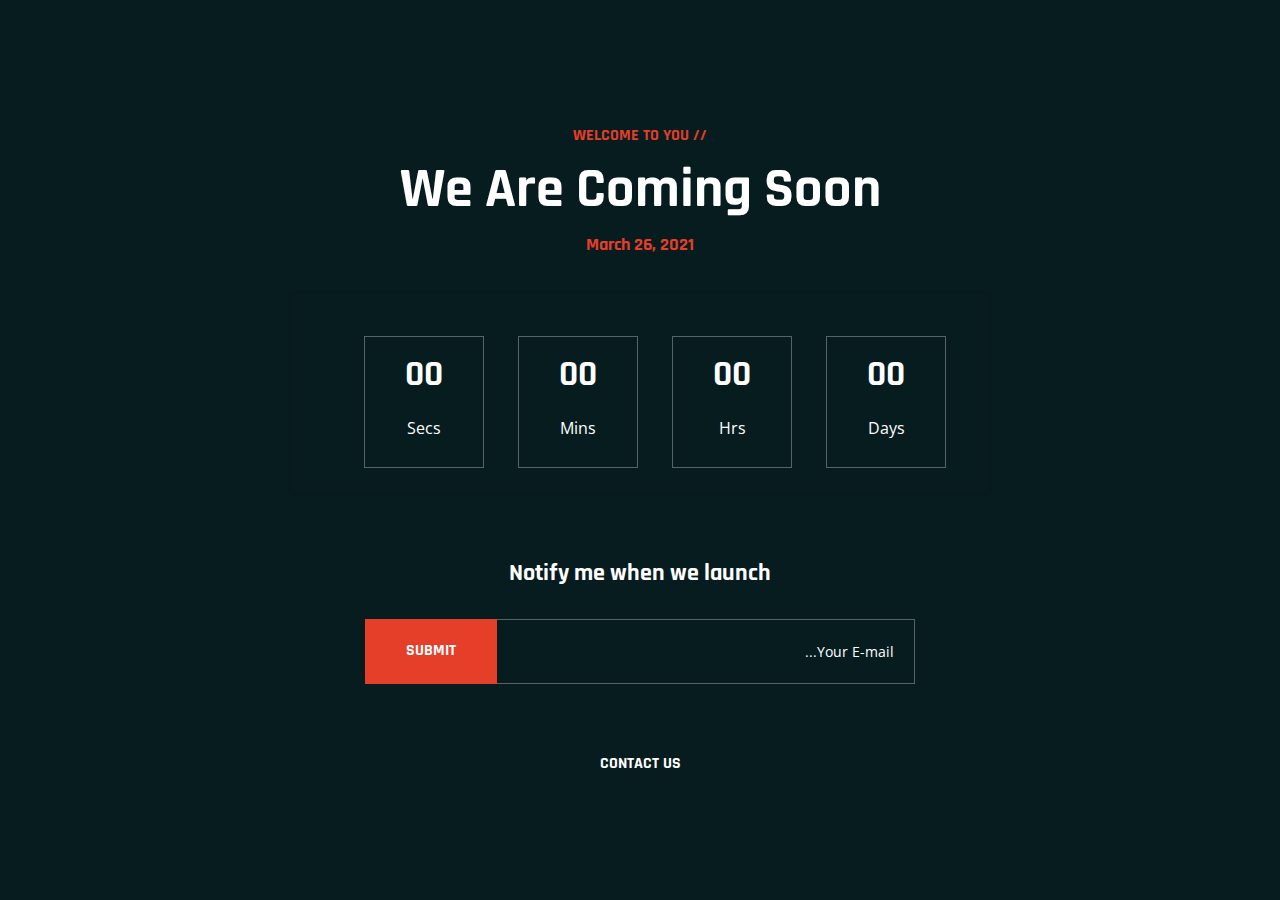
<file: coming-soon.html>
<!doctype html>
<html class="no-js" lang="zxx">

<head>
    <meta charset="utf-8">
    <meta http-equiv="x-ua-compatible" content="ie=edge">
    <title>Autixir - Car Services and Auto Mechanic HTML Template</title>
    <meta name="robots" content="noindex, follow" />
    <meta name="description" content="">
    <meta name="viewport" content="width=device-width, initial-scale=1, shrink-to-fit=no">

    <!-- Place favicon.png in the root directory -->
    <link rel="shortcut icon" href="img/favicon.png" type="image/x-icon" />
    <!-- Font Icons css -->
    <link rel="stylesheet" href="css/font-icons.css">
    <!-- plugins css -->
    <link rel="stylesheet" href="css/plugins.css">
    <!-- Main Stylesheet -->
    <link rel="stylesheet" href="css/style.css">
    <!-- Responsive css -->
    <link rel="stylesheet" href="css/responsive.css">
</head>

<body>
    <!--[if lte IE 9]>
        <p class="browserupgrade">You are using an <strong>outdated</strong> browser. Please <a href="https://browsehappy.com/">upgrade your browser</a> to improve your experience and security.</p>
    <![endif]-->

    <!-- Add your site or application content here -->

<!-- Body main wrapper start -->
<div class="body-wrapper">

    <!-- 404 area start -->
    <div class="ltn__coming-soon-area ltn__primary-bg text-color-white">
        <div class="container">
            <div class="row">
                <div class="col-lg-12">
                    <div class="coming-soon-inner">
                        <div class="section-title-area ltn__section-title-2">
                            <h6 class="section-subtitle ltn__secondary-color">//  Welcome to you</h6>
                            <h1 class="section-title white-color">We Are Coming Soon</h1>
                            <h5 class="ltn__secondary-color">March 26, 2021</h5>
                        </div>
                        <div class="ltn__countdown mb-20" data-countdown="2021/03/26"></div>

                        <div class="ltn__newsletter-inner mt-50">
                            <h3>Notify me when we launch</h3>
                            <form action="#" class="ltn__form-box">
                                <input type="email" name="email" placeholder="Your E-mail...">
                                <button type="submit" class="btn theme-btn-1 btn-effect-1">SUBMIT</button>
                            </form>
                        </div>
                        <div class="btn-wrapper mt-50">
                            <a href="contact.html" class="btn theme-btn-2 btn-effect-2 text-uppercase">Contact Us</a>
                        </div>
                    </div>
                </div>
            </div>
        </div>
    </div>
    <!-- 404 area end -->

</div>
<!-- Body main wrapper end -->

    <!-- All JS Plugins -->
    <script src="js/plugins.js"></script>
    <!-- Main JS -->
    <script src="js/main.js"></script>
  
</body>
</html>
</file>
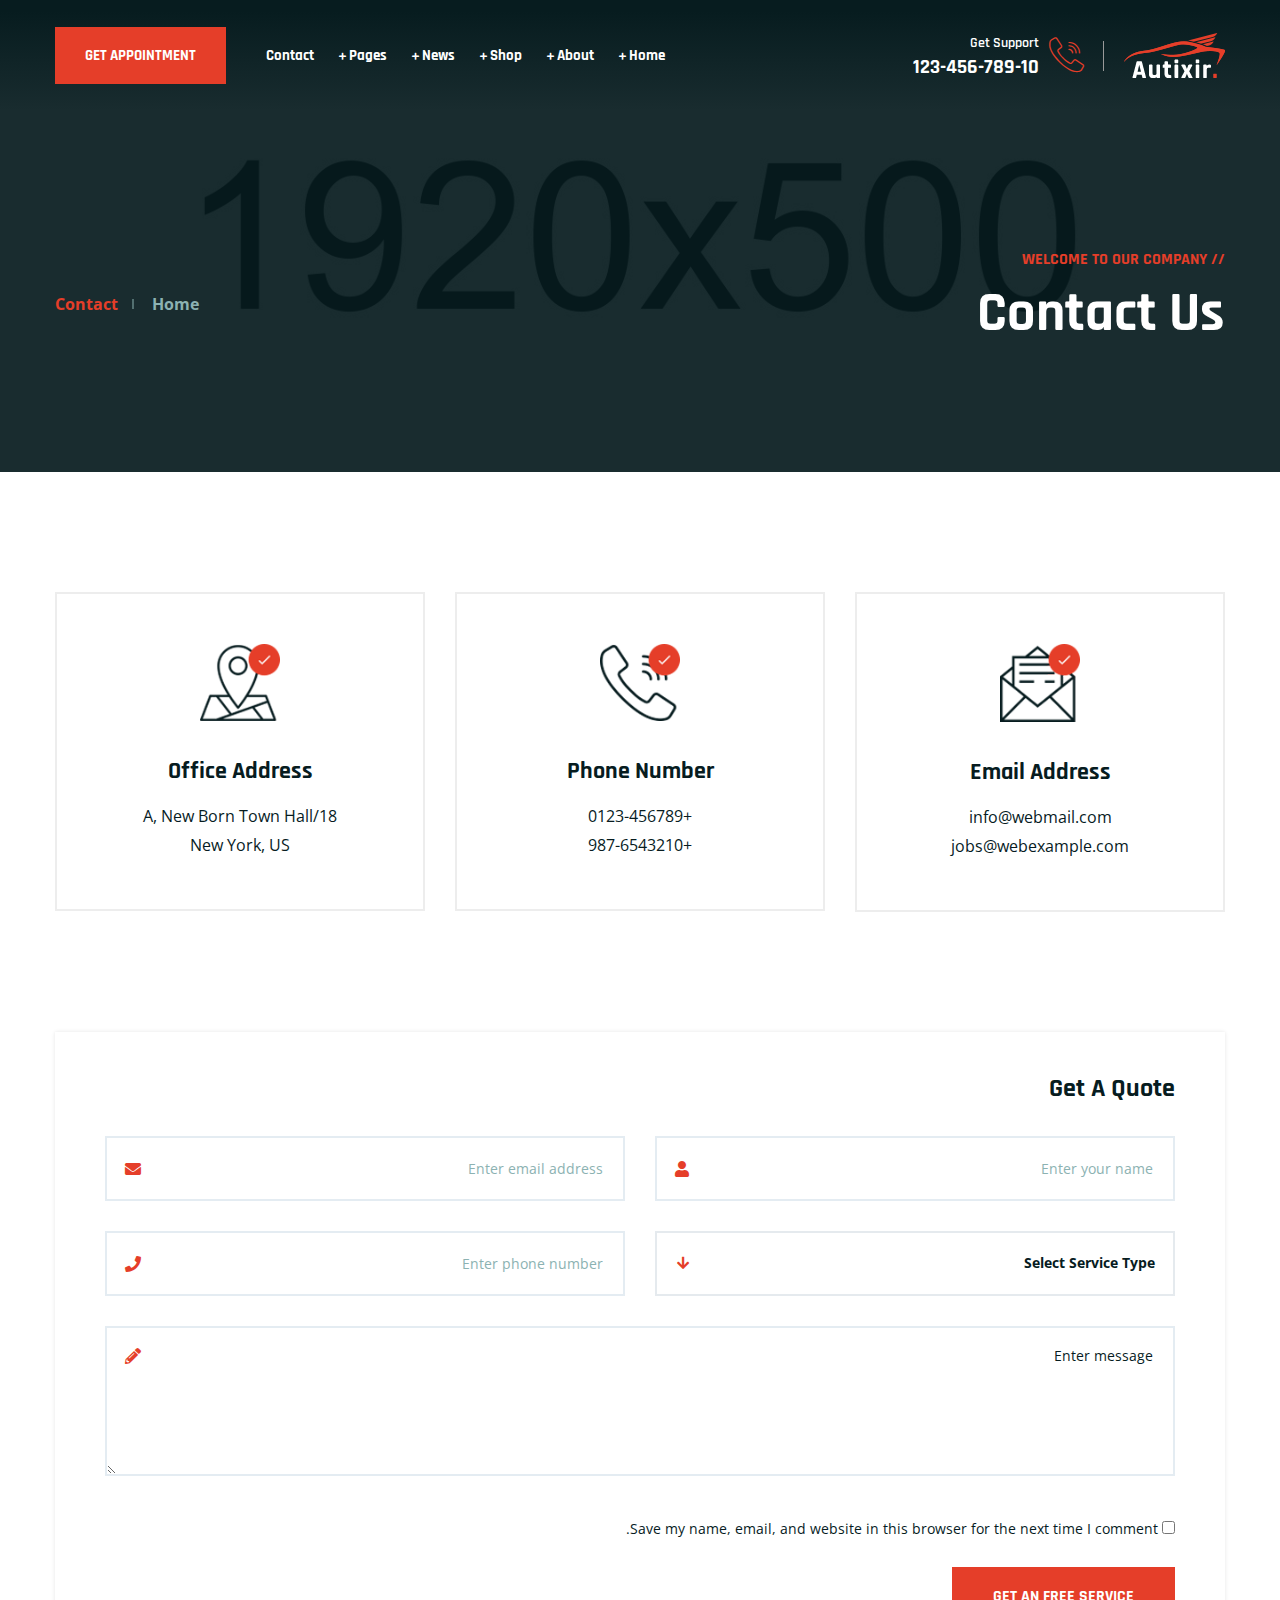
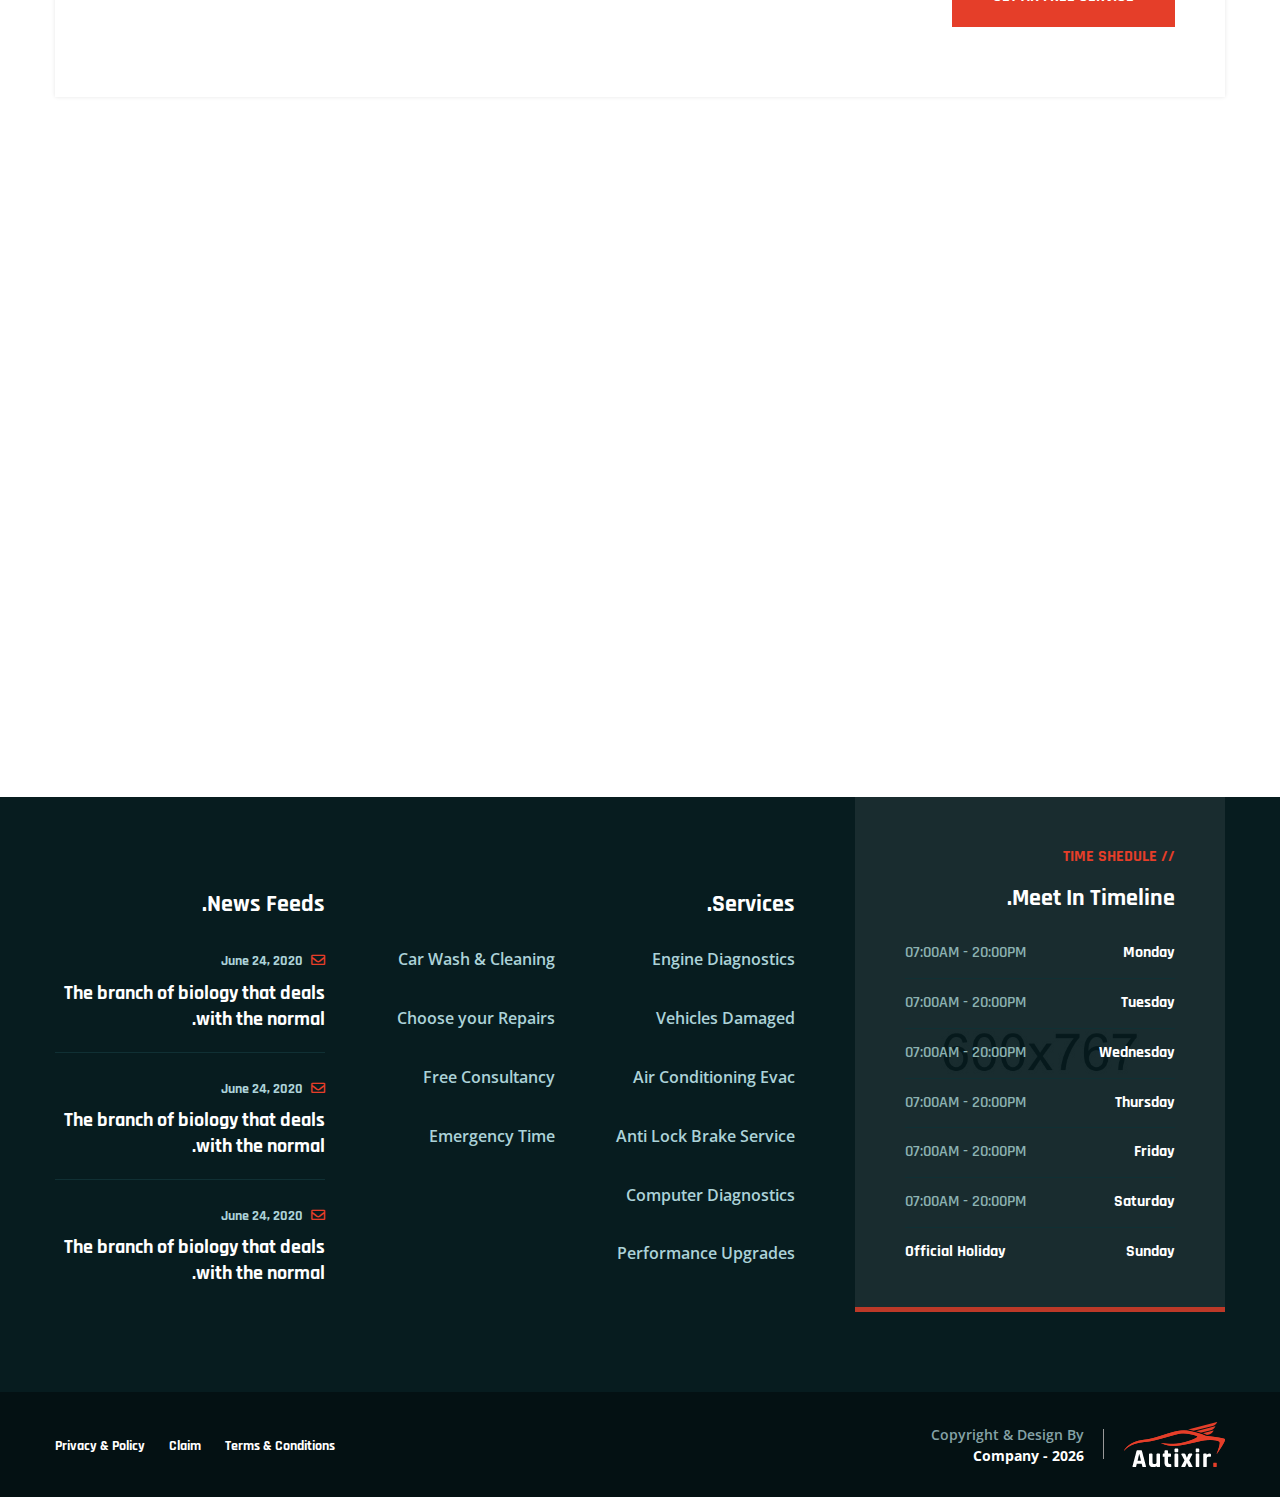
<file: contact.html>
<!doctype html>
<html class="no-js" lang="zxx">

<head>
    <meta charset="utf-8">
    <meta http-equiv="x-ua-compatible" content="ie=edge">
    <title>Autixir - Car Services and Auto Mechanic HTML Template</title>
    <meta name="robots" content="noindex, follow" />
    <meta name="description" content="">
    <meta name="viewport" content="width=device-width, initial-scale=1, shrink-to-fit=no">

    <!-- Place favicon.png in the root directory -->
    <link rel="shortcut icon" href="img/favicon.png" type="image/x-icon" />
    <!-- Font Icons css -->
    <link rel="stylesheet" href="css/font-icons.css">
    <!-- plugins css -->
    <link rel="stylesheet" href="css/plugins.css">
    <!-- Main Stylesheet -->
    <link rel="stylesheet" href="css/style.css">
    <!-- Responsive css -->
    <link rel="stylesheet" href="css/responsive.css">
</head>

<body>
    <!--[if lte IE 9]>
        <p class="browserupgrade">You are using an <strong>outdated</strong> browser. Please <a href="https://browsehappy.com/">upgrade your browser</a> to improve your experience and security.</p>
    <![endif]-->

    <!-- Add your site or application content here -->

<!-- Body main wrapper start -->
<div class="body-wrapper">

    <!-- HEADER AREA START (header-4) -->
    <header class="ltn__header-area ltn__header-4 ltn__header-transparent gradient-color-2">
        <!-- ltn__header-middle-area start -->
        <div class="ltn__header-middle-area ltn__header-sticky ltn__sticky-bg-black ltn__logo-right-menu-option">
            <div class="container">
                <div class="row">
                    <div class="col">
                        <div class="site-logo-wrap">
                            <div class="site-logo">
                                <a href="index.html"><img src="img/logo-2.png" alt="Logo"></a>
                            </div>
                            <div class="get-support clearfix get-support-color-white">
                                <div class="get-support-icon">
                                    <i class="icon-call"></i>
                                </div>
                                <div class="get-support-info">
                                    <h6>Get Support</h6>
                                    <h4><a href="tel:+123456789">123-456-789-10</a></h4>
                                </div>
                            </div>
                        </div>
                    </div>
                    <div class="col header-menu-column menu-color-white">
                        <div class="header-menu d-none d-xl-block">
                            <nav>
                                <div class="ltn__main-menu">
                                    <ul>
                                        <li class="menu-icon"><a href="#">Home</a>
                                            <ul class="sub-menu ltn__sub-menu-col-2">
                                                <li><a href="#">Home Pages</a>
                                                    <ul class="sub-menu-child">
                                                        <li>
                                                            <a href="index.html">Home Style - 01</a>
                                                            <img src="img/home-demos/home-1.jpg" alt="#">
                                                        </li>
                                                        <li>
                                                            <a href="index-2.html">Home Style - 02</a>
                                                            <img src="img/home-demos/home-2.jpg" alt="#">
                                                        </li>
                                                        <li>
                                                            <a href="index-3.html">Home Style - 03</a>
                                                            <img src="img/home-demos/home-3.jpg" alt="#">
                                                        </li>
                                                        <li>
                                                            <a href="index-4.html">Home Style - 04</a>
                                                            <img src="img/home-demos/home-4.jpg" alt="#">
                                                        </li>
                                                        <li>
                                                            <a href="index-5.html">Home Style - 05 <span class="menu-item-badge">video</span></a>
                                                            <img src="img/home-demos/home-5.jpg" alt="#">
                                                        </li>
                                                        <li>
                                                            <a href="index-6.html">Home Style - 06</a>
                                                            <img src="img/home-demos/home-6.jpg" alt="#">
                                                        </li>
                                                        <li>
                                                            <a href="index-7.html">Home Style - 07</a>
                                                            <img src="img/home-demos/home-7.jpg" alt="#">
                                                        </li>
                                                        <li>
                                                            <a href="index-8.html">Home Style - 08 <span class="menu-item-badge">Map</span></a>
                                                            <img src="img/home-demos/home-8.jpg" alt="#">
                                                        </li>
                                                    </ul>
                                                </li>
                                                <li><a href="#">Home Pages</a>
                                                    <ul class="sub-menu-child">
                                                        <li>
                                                            <a href="index-9.html">Home Style - 09</a>
                                                            <img src="img/home-demos/home-9.jpg" alt="#">
                                                        </li>
                                                        <li>
                                                            <a href="index-10.html">Home Style - 10</a>
                                                            <img src="img/home-demos/home-10.jpg" alt="#">
                                                        </li>
                                                        <li>
                                                            <a href="index-11.html">Home Style - 11</a>
                                                            <img src="img/home-demos/home-11.jpg" alt="#">
                                                        </li>
                                                        <li>
                                                            <a href="index-12.html">Home Style - 12</a>
                                                            <img src="img/home-demos/home-12.jpg" alt="#">
                                                        </li>
                                                        <li>
                                                            <a href="index-13.html">Home Style - 13</a>
                                                            <img src="img/home-demos/home-13.jpg" alt="#">
                                                        </li>
                                                        <li>
                                                            <a href="index-14.html">Home Style - 14</a>
                                                            <img src="img/home-demos/home-14.jpg" alt="#">
                                                        </li>
                                                        <li>
                                                            <a href="index-15.html">Home Style - 15</a>
                                                            <img src="img/home-demos/home-15.jpg" alt="#">
                                                        </li>
                                                        <li>
                                                            <a href="index-16.html">Home Style - 16</a>
                                                            <img src="img/home-demos/home-16.jpg" alt="#">
                                                        </li>
                                                    </ul>
                                                </li>
                                            </ul>
                                        </li>
                                        <li class="menu-icon"><a href="#">About</a>
                                            <ul>
                                                <li><a href="about.html">About</a></li>
                                                <li><a href="service.html">Services</a></li>
                                                <li><a href="service-details.html">Service Details</a></li>
                                                <li><a href="portfolio.html">Portfolio</a></li>
                                                <li><a href="portfolio-2.html">Portfolio - 02</a></li>
                                                <li><a href="portfolio-details.html">Portfolio Details</a></li>
                                                <li><a href="team.html">Team</a></li>
                                                <li><a href="team-details.html">Team Details</a></li>
                                                <li><a href="faq.html">FAQ</a></li>
                                                <li><a href="locations.html">Google Map Locations</a></li>
                                            </ul>
                                        </li>
                                        <li class="menu-icon"><a href="#">Shop</a>
                                            <ul>
                                                <li><a href="shop.html">Shop</a></li>
                                                <li><a href="shop-grid.html">Shop Grid</a></li>
                                                <li><a href="shop-left-sidebar.html">Shop Left sidebar</a></li>
                                                <li><a href="shop-right-sidebar.html">Shop right sidebar</a></li>
                                                <li><a href="product-details.html">Shop details </a></li>
                                                <li><a href="product-details-2.html">Shop details 02</a></li>
                                                <li><a href="#">Other Pages <span class="float-end">>></span></a>
                                                    <ul>
                                                        <li><a href="cart.html">Cart</a></li>
                                                        <li><a href="wishlist.html">Wishlist</a></li>
                                                        <li><a href="checkout.html">Checkout</a></li>
                                                        <li><a href="order-tracking.html">Order Tracking</a></li>
                                                        <li><a href="account.html">My Account</a></li>
                                                        <li><a href="login.html">Sign in</a></li>
                                                        <li><a href="register.html">Register</a></li>
                                                    </ul>
                                                </li>
                                                <li><a href="shop-car-grid.html">Shop Car Grid</a></li>
                                                <li><a href="shop-car-left-sidebar.html">Shop Car Left sidebar</a></li>
                                                <li><a href="shop-car-right-sidebar.html">Shop Car right sidebar</a></li>
                                                <li><a href="product-details-3.html">Shop Car details </a></li>
                                            </ul>
                                        </li>
                                        <li class="menu-icon"><a href="#">News</a>
                                            <ul>
                                                <li><a href="blog.html">News</a></li>
                                                <li><a href="blog-grid.html">News Grid</a></li>
                                                <li><a href="blog-left-sidebar.html">News Left sidebar</a></li>
                                                <li><a href="blog-right-sidebar.html">News Right sidebar</a></li>
                                                <li><a href="blog-details.html">News details</a></li>
                                            </ul>
                                        </li>
                                        <li class="menu-icon"><a href="#">Pages</a>
                                            <ul class="mega-menu">
                                                <li><a href="#">Inner Pages</a>
                                                    <ul>
                                                        <li><a href="portfolio.html">Portfolio</a></li>
                                                        <li><a href="portfolio-2.html">Portfolio - 02</a></li>
                                                        <li><a href="portfolio-details.html">Portfolio Details</a></li>
                                                        <li><a href="team.html">Team</a></li>
                                                        <li><a href="team-details.html">Team Details</a></li>
                                                        <li><a href="faq.html">FAQ</a></li>
                                                    </ul>
                                                </li>
                                                <li><a href="#">Inner Pages</a>
                                                    <ul>
                                                        <li><a href="history.html">History</a></li>
                                                        <li><a href="appointment.html">Appointment</a></li>
                                                        <li><a href="locations.html">Google Map Locations</a></li>
                                                        <li><a href="404.html">404</a></li>
                                                        <li><a href="contact.html">Contact</a></li>
                                                        <li><a href="coming-soon.html">Coming Soon</a></li>
                                                    </ul>
                                                </li>
                                                <li><a href="#">Shop Pages</a>
                                                    <ul>
                                                        <li><a href="shop.html">Shop</a></li>
                                                        <li><a href="shop-left-sidebar.html">Shop Left sidebar</a></li>
                                                        <li><a href="shop-right-sidebar.html">Shop right sidebar</a></li>
                                                        <li><a href="shop-grid.html">Shop Grid</a></li>
                                                        <li><a href="product-details.html">Shop details </a></li>
                                                        <li><a href="cart.html">Cart</a></li>
                                                    </ul>
                                                </li>
                                                <li><a href="shop.html"><img src="img/banner/menu-banner-1.jpg" alt="#"></a>
                                                </li>
                                            </ul>
                                        </li>
                                        <li><a href="contact.html">Contact</a></li>
                                        <li class="special-link"><a href="appointment.html">GET APPOINTMENT</a></li>
                                    </ul>
                                </div>
                            </nav>
                        </div>
                    </div>
                    <!-- Mobile Menu Button -->
                    <div class="mobile-menu-toggle menu-btn-white menu-btn-border--- d-xl-none">
                        <a href="#ltn__utilize-mobile-menu" class="ltn__utilize-toggle">
                            <svg viewBox="0 0 800 600">
                                <path d="M300,220 C300,220 520,220 540,220 C740,220 640,540 520,420 C440,340 300,200 300,200" id="top"></path>
                                <path d="M300,320 L540,320" id="middle"></path>
                                <path d="M300,210 C300,210 520,210 540,210 C740,210 640,530 520,410 C440,330 300,190 300,190" id="bottom" transform="translate(480, 320) scale(1, -1) translate(-480, -318) "></path>
                            </svg>
                        </a>
                    </div>
                </div>
            </div>
        </div>
        <!-- ltn__header-middle-area end -->
    </header>
    <!-- HEADER AREA END -->
    
    <!-- Utilize Cart Menu Start -->
    <div id="ltn__utilize-cart-menu" class="ltn__utilize ltn__utilize-cart-menu">
        <div class="ltn__utilize-menu-inner ltn__scrollbar">
            <div class="ltn__utilize-menu-head">
                <span class="ltn__utilize-menu-title">Cart</span>
                <button class="ltn__utilize-close">×</button>
            </div>
            <div class="mini-cart-product-area ltn__scrollbar">
                <div class="mini-cart-item clearfix">
                    <div class="mini-cart-img">
                        <a href="#"><img src="img/product/1.png" alt="Image"></a>
                        <span class="mini-cart-item-delete"><i class="icon-cancel"></i></span>
                    </div>
                    <div class="mini-cart-info">
                        <h6><a href="#">Wheel Bearing Retainer</a></h6>
                        <span class="mini-cart-quantity">1 x $65.00</span>
                    </div>
                </div>
                <div class="mini-cart-item clearfix">
                    <div class="mini-cart-img">
                        <a href="#"><img src="img/product/2.png" alt="Image"></a>
                        <span class="mini-cart-item-delete"><i class="icon-cancel"></i></span>
                    </div>
                    <div class="mini-cart-info">
                        <h6><a href="#">Brake Conversion Kit</a></h6>
                        <span class="mini-cart-quantity">1 x $85.00</span>
                    </div>
                </div>
                <div class="mini-cart-item clearfix">
                    <div class="mini-cart-img">
                        <a href="#"><img src="img/product/3.png" alt="Image"></a>
                        <span class="mini-cart-item-delete"><i class="icon-cancel"></i></span>
                    </div>
                    <div class="mini-cart-info">
                        <h6><a href="#">OE Replica Wheels</a></h6>
                        <span class="mini-cart-quantity">1 x $92.00</span>
                    </div>
                </div>
                <div class="mini-cart-item clearfix">
                    <div class="mini-cart-img">
                        <a href="#"><img src="img/product/4.png" alt="Image"></a>
                        <span class="mini-cart-item-delete"><i class="icon-cancel"></i></span>
                    </div>
                    <div class="mini-cart-info">
                        <h6><a href="#">Shock Mount Insulator</a></h6>
                        <span class="mini-cart-quantity">1 x $68.00</span>
                    </div>
                </div>
            </div>
            <div class="mini-cart-footer">
                <div class="mini-cart-sub-total">
                    <h5>Subtotal: <span>$310.00</span></h5>
                </div>
                <div class="btn-wrapper">
                    <a href="cart.html" class="theme-btn-1 btn btn-effect-1">View Cart</a>
                    <a href="cart.html" class="theme-btn-2 btn btn-effect-2">Checkout</a>
                </div>
                <p>Free Shipping on All Orders Over $100!</p>
            </div>

        </div>
    </div>
    <!-- Utilize Cart Menu End -->

    <!-- Utilize Mobile Menu Start -->
    <div id="ltn__utilize-mobile-menu" class="ltn__utilize ltn__utilize-mobile-menu">
        <div class="ltn__utilize-menu-inner ltn__scrollbar">
            <div class="ltn__utilize-menu-head">
                <div class="site-logo">
                    <a href="index.html"><img src="img/logo.png" alt="Logo"></a>
                </div>
                <button class="ltn__utilize-close">×</button>
            </div>
            <div class="ltn__utilize-menu-search-form">
                <form action="#">
                    <input type="text" placeholder="Search...">
                    <button><i class="fas fa-search"></i></button>
                </form>
            </div>
            <div class="ltn__utilize-menu">
                <ul>
                    <li><a href="#">Home</a>
                        <ul class="sub-menu">
                            <li><a href="index.html">Home Style - 01</a></li>
                            <li><a href="index-2.html">Home Style - 02</a></li>
                            <li><a href="index-3.html">Home Style - 03</a></li>
                            <li><a href="index-4.html">Home Style - 04</a></li>
                            <li><a href="index-5.html">Home Style - 05 <span class="menu-item-badge">video</span></a></li>
                            <li><a href="index-6.html">Home Style - 06</a></li>
                            <li><a href="index-7.html">Home Style - 07</a></li>
                            <li><a href="index-8.html">Home Style - 08 <span class="menu-item-badge">Map</span></a></li>
                            <li><a href="index-9.html">Home Style - 09</a></li>
                            <li><a href="index-10.html">Home Style - 10</a></li>
                            <li><a href="index-11.html">Home Style - 11</a></li>
                            <li><a href="index-12.html">Home Style - 12</a></li>
                            <li><a href="index-13.html">Home Style - 13</a></li>
                            <li><a href="index-14.html">Home Style - 14</a></li>
                            <li><a href="index-15.html">Home Style - 15</a></li>
                            <li><a href="index-16.html">Home Style - 16</a></li>
                        </ul>
                    </li>
                    <li><a href="#">About</a>
                        <ul class="sub-menu">
                            <li><a href="about.html">About</a></li>
                            <li><a href="service.html">Services</a></li>
                            <li><a href="service-details.html">Service Details</a></li>
                            <li><a href="portfolio.html">Portfolio</a></li>
                            <li><a href="portfolio-2.html">Portfolio - 02</a></li>
                            <li><a href="portfolio-details.html">Portfolio Details</a></li>
                            <li><a href="team.html">Team</a></li>
                            <li><a href="team-details.html">Team Details</a></li>
                            <li><a href="faq.html">FAQ</a></li>
                            <li><a href="locations.html">Google Map Locations</a></li>
                        </ul>
                    </li>
                    <li><a href="#">Shop</a>
                        <ul class="sub-menu">
                            <li><a href="shop.html">Shop</a></li>
                            <li><a href="shop-grid.html">Shop Grid</a></li>
                            <li><a href="shop-left-sidebar.html">Shop Left sidebar</a></li>
                            <li><a href="shop-right-sidebar.html">Shop right sidebar</a></li>
                            <li><a href="product-details.html">Shop details </a></li>
                            <li><a href="product-details-2.html">Shop details 02</a></li>
                            <li><a href="shop-car-grid.html">Shop Car Grid</a></li>
                            <li><a href="shop-car-left-sidebar.html">Shop Car Left sidebar</a></li>
                            <li><a href="shop-car-right-sidebar.html">Shop Car right sidebar</a></li>
                            <li><a href="product-details-3.html">Shop Car details </a></li>
                            <li><a href="cart.html">Cart</a></li>
                            <li><a href="wishlist.html">Wishlist</a></li>
                            <li><a href="checkout.html">Checkout</a></li>
                            <li><a href="order-tracking.html">Order Tracking</a></li>
                            <li><a href="account.html">My Account</a></li>
                            <li><a href="login.html">Sign in</a></li>
                            <li><a href="register.html">Register</a></li>
                        </ul>
                    </li>
                    <li><a href="#">News</a>
                        <ul class="sub-menu">
                            <li><a href="blog.html">News</a></li>
                            <li><a href="blog-grid.html">News Grid</a></li>
                            <li><a href="blog-left-sidebar.html">News Left sidebar</a></li>
                            <li><a href="blog-right-sidebar.html">News Right sidebar</a></li>
                            <li><a href="blog-details.html">News details</a></li>
                        </ul>
                    </li>
                    <li><a href="#">Pages</a>
                        <ul class="sub-menu">
                            <li><a href="about.html">About</a></li>
                            <li><a href="service.html">Services</a></li>
                            <li><a href="service-details.html">Service Details</a></li>
                            <li><a href="portfolio.html">Portfolio</a></li>
                            <li><a href="portfolio-2.html">Portfolio - 02</a></li>
                            <li><a href="portfolio-details.html">Portfolio Details</a></li>
                            <li><a href="team.html">Team</a></li>
                            <li><a href="team-details.html">Team Details</a></li>
                            <li><a href="faq.html">FAQ</a></li>
                            <li><a href="history.html">History</a></li>
                            <li><a href="appointment.html">Appointment</a></li>
                            <li><a href="locations.html">Google Map Locations</a></li>
                            <li><a href="404.html">404</a></li>
                            <li><a href="contact.html">Contact</a></li>
                            <li><a href="coming-soon.html">Coming Soon</a></li>
                        </ul>
                    </li>
                    <li><a href="contact.html">Contact</a></li>
                </ul>
            </div>
            <div class="ltn__utilize-buttons ltn__utilize-buttons-2">
                <ul>
                    <li>
                        <a href="account.html" title="My Account">
                            <span class="utilize-btn-icon">
                                <i class="far fa-user"></i>
                            </span>
                            My Account
                        </a>
                    </li>
                    <li>
                        <a href="wishlist.html" title="Wishlist">
                            <span class="utilize-btn-icon">
                                <i class="far fa-heart"></i>
                                <sup>3</sup>
                            </span>
                            Wishlist
                        </a>
                    </li>
                    <li>
                        <a href="cart.html" title="Shoping Cart">
                            <span class="utilize-btn-icon">
                                <i class="fas fa-shopping-cart"></i>
                                <sup>5</sup>
                            </span>
                            Shoping Cart
                        </a>
                    </li>
                </ul>
            </div>
            <div class="ltn__social-media-2">
                <ul>
                    <li><a href="#" title="Facebook"><i class="fab fa-facebook-f"></i></a></li>
                    <li><a href="#" title="Twitter"><i class="fab fa-twitter"></i></a></li>
                    <li><a href="#" title="Linkedin"><i class="fab fa-linkedin"></i></a></li>
                    <li><a href="#" title="Instagram"><i class="fab fa-instagram"></i></a></li>
                </ul>
            </div>
        </div>
    </div>
    <!-- Utilize Mobile Menu End -->

    <div class="ltn__utilize-overlay"></div>

    <!-- BREADCRUMB AREA START -->
    <div class="ltn__breadcrumb-area ltn__breadcrumb-area-2 ltn__breadcrumb-color-white bg-overlay-theme-black-90 bg-image" data-bs-bg="img/bg/9.jpg">
        <div class="container">
            <div class="row">
                <div class="col-lg-12">
                    <div class="ltn__breadcrumb-inner ltn__breadcrumb-inner-2 justify-content-between">
                        <div class="section-title-area ltn__section-title-2">
                            <h6 class="section-subtitle ltn__secondary-color">//  Welcome to our company</h6>
                            <h1 class="section-title white-color">Contact Us</h1>
                        </div>
                        <div class="ltn__breadcrumb-list">
                            <ul>
                                <li><a href="index.html">Home</a></li>
                                <li>Contact</li>
                            </ul>
                        </div>
                    </div>
                </div>
            </div>
        </div>
    </div>
    <!-- BREADCRUMB AREA END -->

    <!-- CONTACT ADDRESS AREA START -->
    <div class="ltn__contact-address-area mb-90">
        <div class="container">
            <div class="row">
                <div class="col-lg-4">
                    <div class="ltn__contact-address-item ltn__contact-address-item-3 box-shadow">
                        <div class="ltn__contact-address-icon">
                            <img src="img/icons/10.png" alt="Icon Image">
                        </div>
                        <h3>Email Address</h3>
                        <p>info@webmail.com <br>
                            jobs@webexample.com</p>
                    </div>
                </div>
                <div class="col-lg-4">
                    <div class="ltn__contact-address-item ltn__contact-address-item-3 box-shadow">
                        <div class="ltn__contact-address-icon">
                            <img src="img/icons/11.png" alt="Icon Image">
                        </div>
                        <h3>Phone Number</h3>
                        <p>+0123-456789 <br> +987-6543210</p>
                    </div>
                </div>
                <div class="col-lg-4">
                    <div class="ltn__contact-address-item ltn__contact-address-item-3 box-shadow">
                        <div class="ltn__contact-address-icon">
                            <img src="img/icons/12.png" alt="Icon Image">
                        </div>
                        <h3>Office Address</h3>
                        <p>18/A, New Born Town Hall <br>
                            New York, US</p>
                    </div>
                </div>
            </div>
        </div>
    </div>
    <!-- CONTACT ADDRESS AREA END -->
    
    <!-- CONTACT MESSAGE AREA START -->
    <div class="ltn__contact-message-area mb-120 mb--100">
        <div class="container">
            <div class="row">
                <div class="col-lg-12">
                    <div class="ltn__form-box contact-form-box box-shadow white-bg">
                        <h4 class="title-2">Get A Quote</h4>
                        <form id="contact-form" action="mail.php" method="post">
                            <div class="row">
                                <div class="col-md-6">
                                    <div class="input-item input-item-name ltn__custom-icon">
                                        <input type="text" name="name" placeholder="Enter your name">
                                    </div>
                                </div>
                                <div class="col-md-6">
                                    <div class="input-item input-item-email ltn__custom-icon">
                                        <input type="email" name="email" placeholder="Enter email address">
                                    </div>
                                </div>
                                <div class="col-md-6">
                                    <div class="input-item">
                                        <select class="nice-select">
                                            <option>Select Service Type</option>
                                            <option>Car Repair </option>
                                            <option>Engine Repairing </option>
                                            <option>Oil Change</option>
                                            <option>Car Wash</option>
                                        </select>
                                    </div>
                                </div>
                                <div class="col-md-6">
                                    <div class="input-item input-item-phone ltn__custom-icon">
                                        <input type="text" name="phone" placeholder="Enter phone number">
                                    </div>
                                </div>
                            </div>
                            <div class="input-item input-item-textarea ltn__custom-icon">
                                <textarea name="message" placeholder="Enter message"></textarea>
                            </div>
                            <p><label class="input-info-save mb-0"><input type="checkbox" name="agree"> Save my name, email, and website in this browser for the next time I comment.</label></p>
                            <div class="btn-wrapper mt-0">
                                <button class="btn theme-btn-1 btn-effect-1 text-uppercase" type="submit">get an free service</button>
                            </div>
                            <p class="form-messege mb-0 mt-20"></p>
                        </form>
                    </div>
                </div>
            </div>
        </div>
    </div>
    <!-- CONTACT MESSAGE AREA END -->

    <!-- GOOGLE MAP AREA START -->
    <div class="google-map">
       
        <iframe src="https://www.google.com/maps/embed?pb=!1m18!1m12!1m3!1d9334.271551495209!2d-73.97198251485975!3d40.668170674982946!2m3!1f0!2f0!3f0!3m2!1i1024!2i768!4f13.1!3m3!1m2!1s0x89c25b0456b5a2e7%3A0x68bdf865dda0b669!2sBrooklyn%20Botanic%20Garden%20Shop!5e0!3m2!1sen!2sbd!4v1590597267201!5m2!1sen!2sbd" width="100%" height="100%" frameborder="0" allowfullscreen="" aria-hidden="false" tabindex="0"></iframe>

    </div>
    <!-- GOOGLE MAP AREA END -->

    <!-- FOOTER AREA START (footer-2) -->
    <footer class="ltn__footer-area ltn__footer-2 ltn__footer-color-1">
        <div class="footer-top-area  section-bg-2">
            <div class="container">
                <div class="row">
                    <div class="col-xl-4">
                        <div class="footer-widget ltn__footer-timeline-widget ltn__footer-timeline-widget-1 bg-image bg-overlay-theme-black-90" data-bs-bg="img/bg/4.jpg">
                            <h6 class="ltn__secondary-color text-uppercase">// time shedule</h6>
                            <h4 class="footer-title">Meet In Timeline.</h4>
                            <ul>
                                <li>Monday <span>07:00AM - 20:00PM</span></li>
                                <li>Tuesday <span>07:00AM - 20:00PM</span></li>
                                <li>Wednesday <span>07:00AM - 20:00PM</span></li>
                                <li>Thursday <span>07:00AM - 20:00PM</span></li>
                                <li>Friday <span>07:00AM - 20:00PM</span></li>
                                <li>Saturday <span>07:00AM - 20:00PM</span></li>
                                <li>Sunday <span>Official Holiday</span></li>
                            </ul>
                        </div>
                    </div>
                    <div class="col-xl-5">
                        <div class="footer-widget footer-menu-widget footer-menu-widget-2-column">
                            <h4 class="footer-title">Services.</h4>
                            <div class="footer-menu">
                                <ul>
                                    <li><a href="service.html">Engine Diagnostics</a></li>
                                    <li><a href="service.html">Vehicles Damaged</a></li>
                                    <li><a href="service.html">Air Conditioning Evac</a></li>
                                    <li><a href="service.html">Anti Lock Brake Service</a></li>
                                    <li><a href="service.html">Computer Diagnostics</a></li>
                                    <li><a href="service.html">Performance Upgrades</a></li>
                                </ul>
                            </div>
                            <div class="footer-menu">
                                <ul>
                                    <li><a href="service.html">Car Wash & Cleaning</a></li>
                                    <li><a href="service.html">Choose your Repairs</a></li>
                                    <li><a href="service.html">Free Consultancy</a></li>
                                    <li><a href="service.html">Emergency Time</a></li>
                                </ul>
                            </div>
                        </div>
                    </div>
                    <div class="col-xl-3">
                        <div class="footer-widget footer-blog-widget">
                            <h4 class="footer-title">News Feeds.</h4>
                            <div class="ltn__footer-blog-item">
                                <div class="ltn__blog-meta">
                                    <ul>
                                        <li class="ltn__blog-date"><i class="far fa-envelope"></i> June 24, 2020</li>
                                    </ul>
                                </div>
                                <h4 class="ltn__blog-title"><a href="blog-details.html">The branch of biology that
                                    deals with the normal.</a></h4>
                            </div>
                            <div class="ltn__footer-blog-item">
                                <div class="ltn__blog-meta">
                                    <ul>
                                        <li class="ltn__blog-date"><i class="far fa-envelope"></i> June 24, 2020</li>
                                    </ul>
                                </div>
                                <h4 class="ltn__blog-title"><a href="blog-details.html">The branch of biology that
                                    deals with the normal.</a></h4>
                            </div>
                            <div class="ltn__footer-blog-item">
                                <div class="ltn__blog-meta">
                                    <ul>
                                        <li class="ltn__blog-date"><i class="far fa-envelope"></i> June 24, 2020</li>
                                    </ul>
                                </div>
                                <h4 class="ltn__blog-title"><a href="blog-details.html">The branch of biology that
                                    deals with the normal.</a></h4>
                            </div>
                        </div>
                    </div>
                </div>
            </div>
        </div>
        <div class="ltn__copyright-area ltn__copyright-2">
            <div class="container">
                <div class="row">
                    <div class="col-lg-6 col-12">
                        <div class="site-logo-wrap">
                            <div class="site-logo">
                                <a href="index.html"><img src="img/logo-2.png" alt="Logo"></a>
                            </div>
                            <div class="get-support ltn__copyright-design clearfix">
                                <div class="get-support-info">
                                    <h6>Copyright & Design By</h6>
                                    <h4>Company - <span class="current-year"></span></h4>
                                </div>
                            </div>
                        </div>
                    </div>
                    <div class="col-lg-6 col-12 align-self-center">
                        <div class="ltn__copyright-menu text-end">
                            <ul>
                                <li><a href="#">Terms & Conditions</a></li>
                                <li><a href="#">Claim</a></li>
                                <li><a href="#">Privacy & Policy</a></li>
                            </ul>
                        </div>
                    </div>
                </div>
            </div>
        </div>
    </footer>
    <!-- FOOTER AREA END -->
</div>
<!-- Body main wrapper end -->

    <!-- All JS Plugins -->
    <script src="js/plugins.js"></script>
    <!-- Contact Form -->
    <script src="js/contact.js"></script>
    <!-- Main JS -->
    <script src="js/main.js"></script>
  
</body>
</html>
</file>
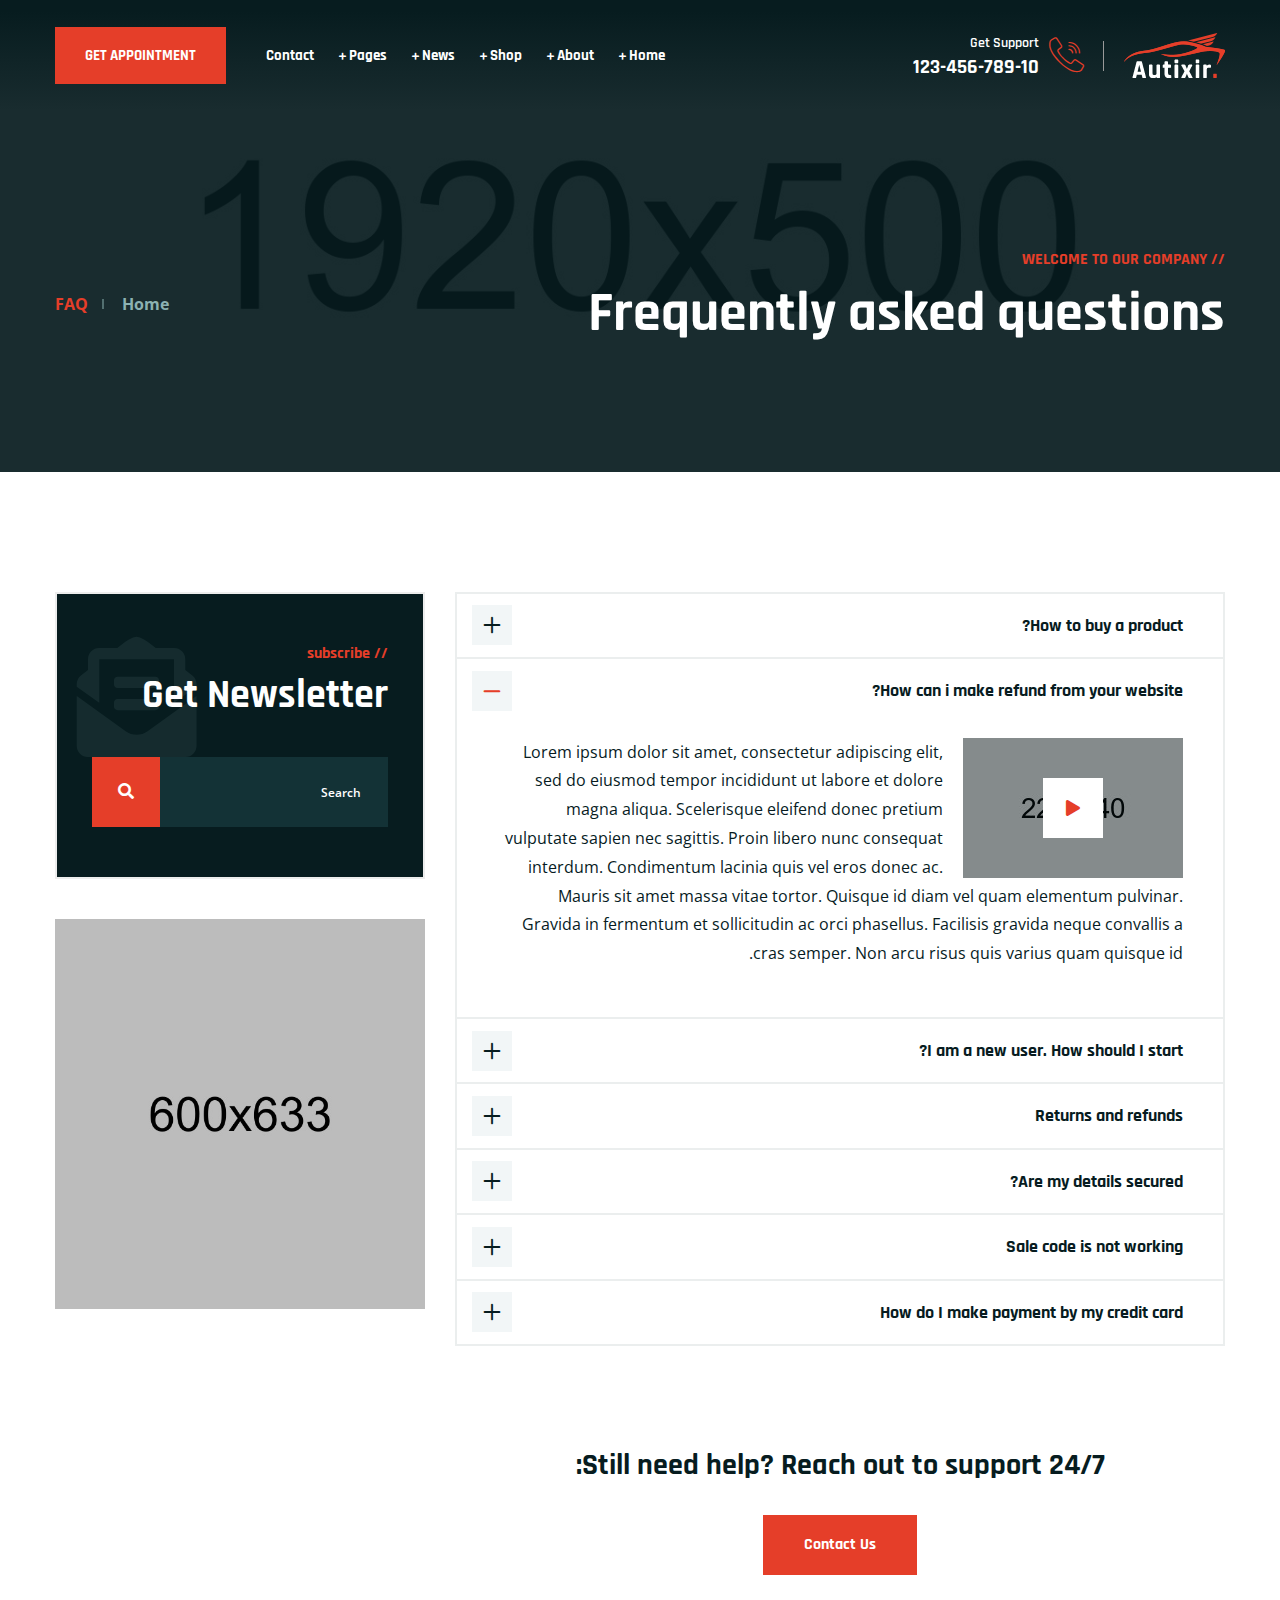
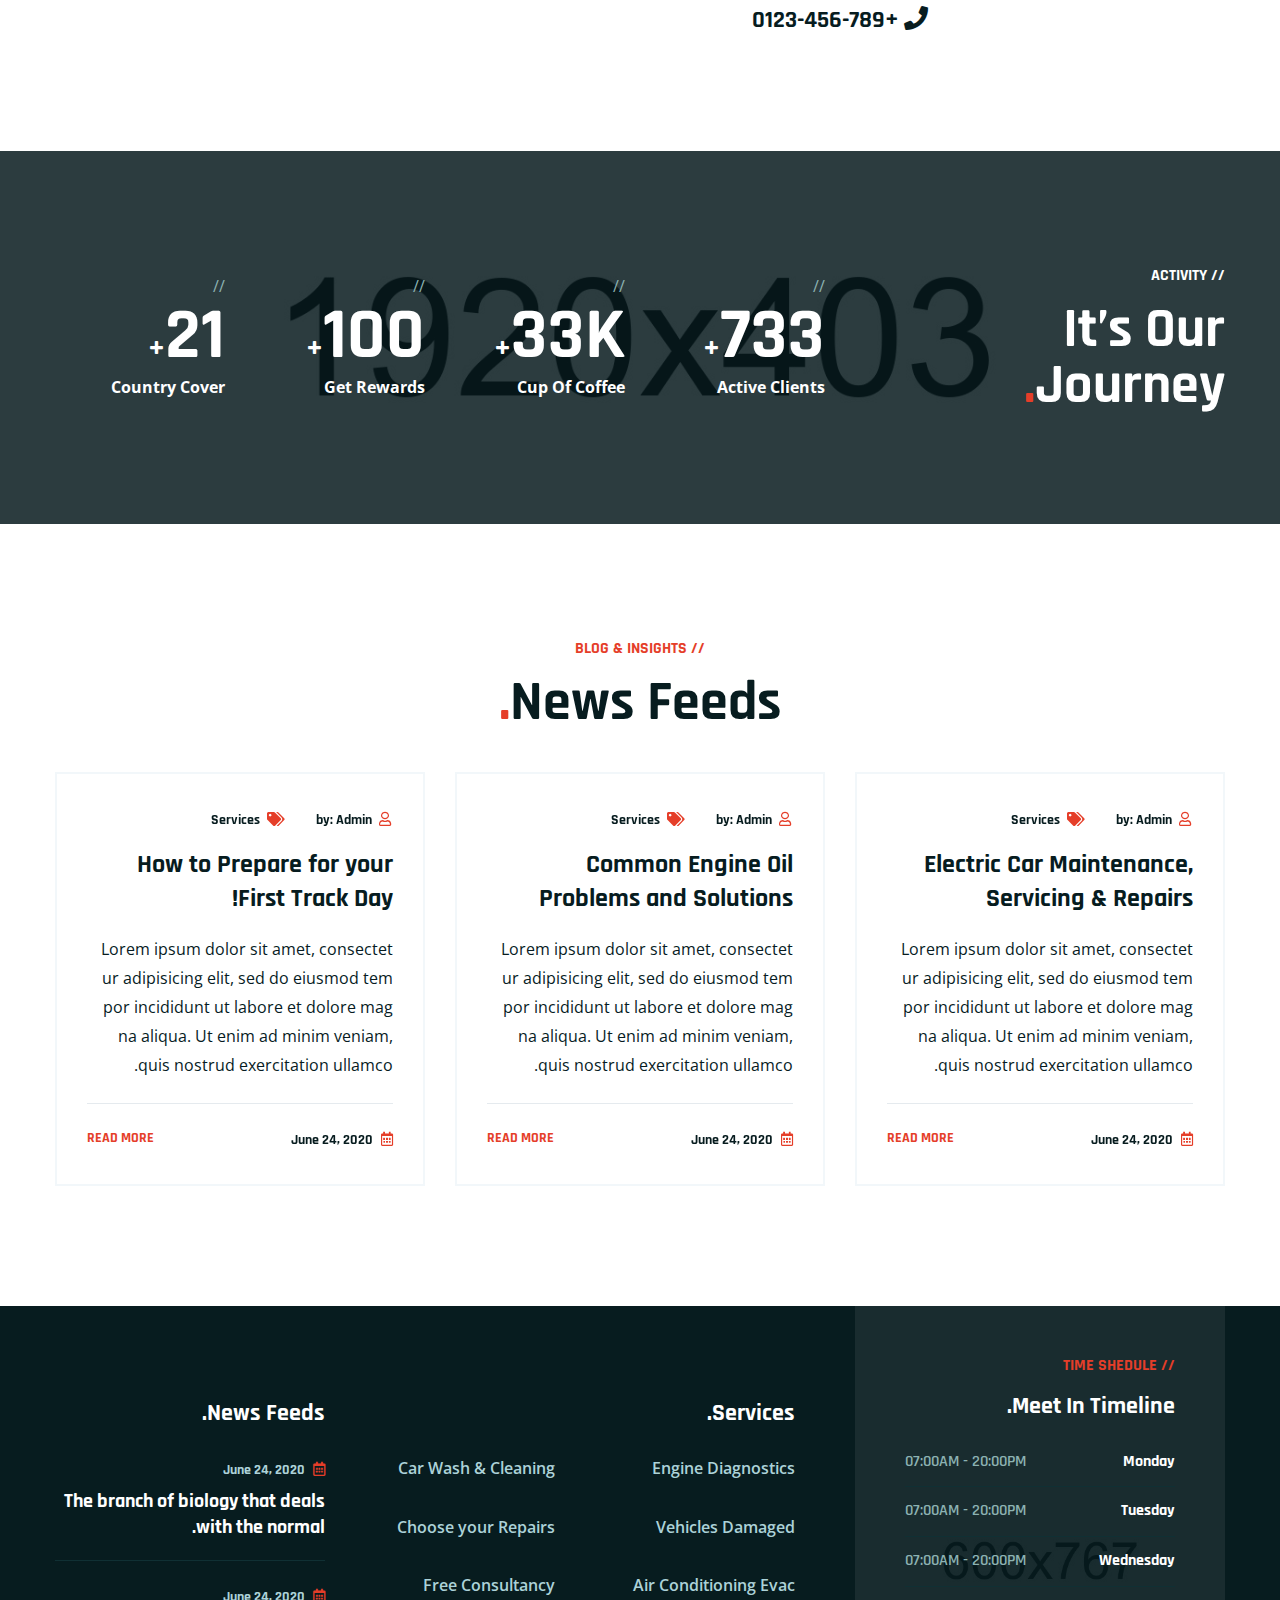
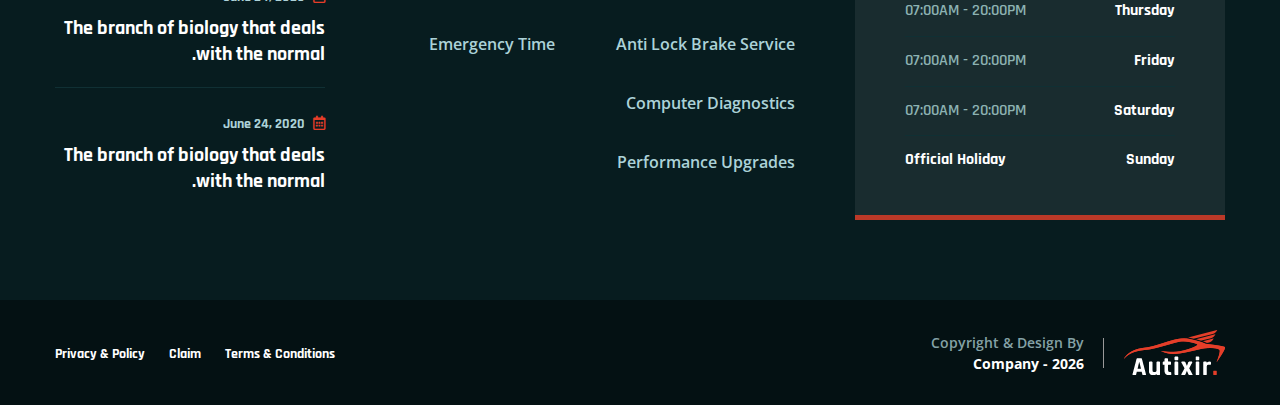
<file: faq.html>
<!doctype html>
<html class="no-js" lang="zxx">

<head>
    <meta charset="utf-8">
    <meta http-equiv="x-ua-compatible" content="ie=edge">
    <title>Autixir - Car Services and Auto Mechanic HTML Template</title>
    <meta name="robots" content="noindex, follow" />
    <meta name="description" content="">
    <meta name="viewport" content="width=device-width, initial-scale=1, shrink-to-fit=no">

    <!-- Place favicon.png in the root directory -->
    <link rel="shortcut icon" href="img/favicon.png" type="image/x-icon" />
    <!-- Font Icons css -->
    <link rel="stylesheet" href="css/font-icons.css">
    <!-- plugins css -->
    <link rel="stylesheet" href="css/plugins.css">
    <!-- Main Stylesheet -->
    <link rel="stylesheet" href="css/style.css">
    <!-- Responsive css -->
    <link rel="stylesheet" href="css/responsive.css">
</head>

<body>
    <!--[if lte IE 9]>
        <p class="browserupgrade">You are using an <strong>outdated</strong> browser. Please <a href="https://browsehappy.com/">upgrade your browser</a> to improve your experience and security.</p>
    <![endif]-->

    <!-- Add your site or application content here -->

<!-- Body main wrapper start -->
<div class="body-wrapper">

    <!-- HEADER AREA START (header-4) -->
    <header class="ltn__header-area ltn__header-4 ltn__header-transparent gradient-color-2">
        <!-- ltn__header-middle-area start -->
        <div class="ltn__header-middle-area ltn__header-sticky ltn__sticky-bg-black ltn__logo-right-menu-option">
            <div class="container">
                <div class="row">
                    <div class="col">
                        <div class="site-logo-wrap">
                            <div class="site-logo">
                                <a href="index.html"><img src="img/logo-2.png" alt="Logo"></a>
                            </div>
                            <div class="get-support clearfix get-support-color-white">
                                <div class="get-support-icon">
                                    <i class="icon-call"></i>
                                </div>
                                <div class="get-support-info">
                                    <h6>Get Support</h6>
                                    <h4><a href="tel:+123456789">123-456-789-10</a></h4>
                                </div>
                            </div>
                        </div>
                    </div>
                    <div class="col header-menu-column menu-color-white">
                        <div class="header-menu d-none d-xl-block">
                            <nav>
                                <div class="ltn__main-menu">
                                    <ul>
                                        <li class="menu-icon"><a href="#">Home</a>
                                            <ul>
                                                <li><a href="index.html">Home Style - 01</a></li>
                                                <li><a href="index-2.html">Home Style - 02</a></li>
                                                <li><a href="index-3.html">Home Style - 03</a></li>
                                                <li><a href="index-4.html">Home Style - 04</a></li>
                                                <li><a href="index-5.html">Home Style - 05 <span class="menu-item-badge">video</span></a></li>
                                                <li><a href="index-6.html">Home Style - 06</a></li>
                                                <li><a href="index-7.html">Home Style - 07</a></li>
                                                <li><a href="index-8.html">Home Style - 08 <span class="menu-item-badge">Map</span></a></li>
                                                <li><a href="index-9.html">Home Style - 09</a></li>
                                                <li><a href="index-10.html">Home Style - 10</a></li>
                                                <li><a href="index-11.html">Home Style - 11</a></li>
                                            </ul>
                                        </li>
                                        <li class="menu-icon"><a href="#">About</a>
                                            <ul>
                                                <li><a href="about.html">About</a></li>
                                                <li><a href="service.html">Services</a></li>
                                                <li><a href="service-details.html">Service Details</a></li>
                                                <li><a href="portfolio.html">Portfolio</a></li>
                                                <li><a href="portfolio-2.html">Portfolio - 02</a></li>
                                                <li><a href="portfolio-details.html">Portfolio Details</a></li>
                                                <li><a href="team.html">Team</a></li>
                                                <li><a href="team-details.html">Team Details</a></li>
                                                <li><a href="faq.html">FAQ</a></li>
                                                <li><a href="locations.html">Google Map Locations</a></li>
                                            </ul>
                                        </li>
                                        <li class="menu-icon"><a href="#">Shop</a>
                                            <ul>
                                                <li><a href="shop.html">Shop</a></li>
                                                <li><a href="shop-grid.html">Shop Grid</a></li>
                                                <li><a href="shop-left-sidebar.html">Shop Left sidebar</a></li>
                                                <li><a href="shop-right-sidebar.html">Shop right sidebar</a></li>
                                                <li><a href="product-details.html">Shop details </a></li>
                                                <li><a href="product-details-2.html">Shop details 02</a></li>
                                                <li><a href="#">Other Pages <span class="float-end">>></span></a>
                                                    <ul>
                                                        <li><a href="cart.html">Cart</a></li>
                                                        <li><a href="wishlist.html">Wishlist</a></li>
                                                        <li><a href="checkout.html">Checkout</a></li>
                                                        <li><a href="order-tracking.html">Order Tracking</a></li>
                                                        <li><a href="account.html">My Account</a></li>
                                                        <li><a href="login.html">Sign in</a></li>
                                                        <li><a href="register.html">Register</a></li>
                                                    </ul>
                                                </li>
                                                <li><a href="shop-car-grid.html">Shop Car Grid</a></li>
                                                <li><a href="shop-car-left-sidebar.html">Shop Car Left sidebar</a></li>
                                                <li><a href="shop-car-right-sidebar.html">Shop Car right sidebar</a></li>
                                                <li><a href="product-details-3.html">Shop Car details </a></li>
                                            </ul>
                                        </li>
                                        <li class="menu-icon"><a href="#">News</a>
                                            <ul>
                                                <li><a href="blog.html">News</a></li>
                                                <li><a href="blog-grid.html">News Grid</a></li>
                                                <li><a href="blog-left-sidebar.html">News Left sidebar</a></li>
                                                <li><a href="blog-right-sidebar.html">News Right sidebar</a></li>
                                                <li><a href="blog-details.html">News details</a></li>
                                            </ul>
                                        </li>
                                        <li class="menu-icon"><a href="#">Pages</a>
                                            <ul class="mega-menu">
                                                <li><a href="#">Inner Pages</a>
                                                    <ul>
                                                        <li><a href="portfolio.html">Portfolio</a></li>
                                                        <li><a href="portfolio-2.html">Portfolio - 02</a></li>
                                                        <li><a href="portfolio-details.html">Portfolio Details</a></li>
                                                        <li><a href="team.html">Team</a></li>
                                                        <li><a href="team-details.html">Team Details</a></li>
                                                        <li><a href="faq.html">FAQ</a></li>
                                                    </ul>
                                                </li>
                                                <li><a href="#">Inner Pages</a>
                                                    <ul>
                                                        <li><a href="history.html">History</a></li>
                                                        <li><a href="appointment.html">Appointment</a></li>
                                                        <li><a href="locations.html">Google Map Locations</a></li>
                                                        <li><a href="404.html">404</a></li>
                                                        <li><a href="contact.html">Contact</a></li>
                                                        <li><a href="coming-soon.html">Coming Soon</a></li>
                                                    </ul>
                                                </li>
                                                <li><a href="#">Shop Pages</a>
                                                    <ul>
                                                        <li><a href="shop.html">Shop</a></li>
                                                        <li><a href="shop-left-sidebar.html">Shop Left sidebar</a></li>
                                                        <li><a href="shop-right-sidebar.html">Shop right sidebar</a></li>
                                                        <li><a href="shop-grid.html">Shop Grid</a></li>
                                                        <li><a href="product-details.html">Shop details </a></li>
                                                        <li><a href="cart.html">Cart</a></li>
                                                    </ul>
                                                </li>
                                                <li><a href="shop.html"><img src="img/banner/menu-banner-1.jpg" alt="#"></a>
                                                </li>
                                            </ul>
                                        </li>
                                        <li><a href="contact.html">Contact</a></li>
                                        <li class="special-link"><a href="appointment.html">GET APPOINTMENT</a></li>
                                    </ul>
                                </div>
                            </nav>
                        </div>
                    </div>
                    <!-- Mobile Menu Button -->
                    <div class="mobile-menu-toggle menu-btn-white menu-btn-border--- d-xl-none">
                        <a href="#ltn__utilize-mobile-menu" class="ltn__utilize-toggle">
                            <svg viewBox="0 0 800 600">
                                <path d="M300,220 C300,220 520,220 540,220 C740,220 640,540 520,420 C440,340 300,200 300,200" id="top"></path>
                                <path d="M300,320 L540,320" id="middle"></path>
                                <path d="M300,210 C300,210 520,210 540,210 C740,210 640,530 520,410 C440,330 300,190 300,190" id="bottom" transform="translate(480, 320) scale(1, -1) translate(-480, -318) "></path>
                            </svg>
                        </a>
                    </div>
                </div>
            </div>
        </div>
        <!-- ltn__header-middle-area end -->
    </header>
    <!-- HEADER AREA END -->
    
    <!-- Utilize Cart Menu Start -->
    <div id="ltn__utilize-cart-menu" class="ltn__utilize ltn__utilize-cart-menu">
        <div class="ltn__utilize-menu-inner ltn__scrollbar">
            <div class="ltn__utilize-menu-head">
                <span class="ltn__utilize-menu-title">Cart</span>
                <button class="ltn__utilize-close">×</button>
            </div>
            <div class="mini-cart-product-area ltn__scrollbar">
                <div class="mini-cart-item clearfix">
                    <div class="mini-cart-img">
                        <a href="#"><img src="img/product/1.png" alt="Image"></a>
                        <span class="mini-cart-item-delete"><i class="icon-cancel"></i></span>
                    </div>
                    <div class="mini-cart-info">
                        <h6><a href="#">Wheel Bearing Retainer</a></h6>
                        <span class="mini-cart-quantity">1 x $65.00</span>
                    </div>
                </div>
                <div class="mini-cart-item clearfix">
                    <div class="mini-cart-img">
                        <a href="#"><img src="img/product/2.png" alt="Image"></a>
                        <span class="mini-cart-item-delete"><i class="icon-cancel"></i></span>
                    </div>
                    <div class="mini-cart-info">
                        <h6><a href="#">Brake Conversion Kit</a></h6>
                        <span class="mini-cart-quantity">1 x $85.00</span>
                    </div>
                </div>
                <div class="mini-cart-item clearfix">
                    <div class="mini-cart-img">
                        <a href="#"><img src="img/product/3.png" alt="Image"></a>
                        <span class="mini-cart-item-delete"><i class="icon-cancel"></i></span>
                    </div>
                    <div class="mini-cart-info">
                        <h6><a href="#">OE Replica Wheels</a></h6>
                        <span class="mini-cart-quantity">1 x $92.00</span>
                    </div>
                </div>
                <div class="mini-cart-item clearfix">
                    <div class="mini-cart-img">
                        <a href="#"><img src="img/product/4.png" alt="Image"></a>
                        <span class="mini-cart-item-delete"><i class="icon-cancel"></i></span>
                    </div>
                    <div class="mini-cart-info">
                        <h6><a href="#">Shock Mount Insulator</a></h6>
                        <span class="mini-cart-quantity">1 x $68.00</span>
                    </div>
                </div>
            </div>
            <div class="mini-cart-footer">
                <div class="mini-cart-sub-total">
                    <h5>Subtotal: <span>$310.00</span></h5>
                </div>
                <div class="btn-wrapper">
                    <a href="cart.html" class="theme-btn-1 btn btn-effect-1">View Cart</a>
                    <a href="cart.html" class="theme-btn-2 btn btn-effect-2">Checkout</a>
                </div>
                <p>Free Shipping on All Orders Over $100!</p>
            </div>

        </div>
    </div>
    <!-- Utilize Cart Menu End -->

    <!-- Utilize Mobile Menu Start -->
    <div id="ltn__utilize-mobile-menu" class="ltn__utilize ltn__utilize-mobile-menu">
        <div class="ltn__utilize-menu-inner ltn__scrollbar">
            <div class="ltn__utilize-menu-head">
                <div class="site-logo">
                    <a href="index.html"><img src="img/logo.png" alt="Logo"></a>
                </div>
                <button class="ltn__utilize-close">×</button>
            </div>
            <div class="ltn__utilize-menu-search-form">
                <form action="#">
                    <input type="text" placeholder="Search...">
                    <button><i class="fas fa-search"></i></button>
                </form>
            </div>
            <div class="ltn__utilize-menu">
                <ul>
                    <li><a href="#">Home</a>
                        <ul class="sub-menu">
                            <li><a href="index.html">Home Style - 01</a></li>
                            <li><a href="index-2.html">Home Style - 02</a></li>
                            <li><a href="index-3.html">Home Style - 03</a></li>
                            <li><a href="index-4.html">Home Style - 04</a></li>
                            <li><a href="index-5.html">Home Style - 05 <span class="menu-item-badge">video</span></a></li>
                            <li><a href="index-6.html">Home Style - 06</a></li>
                            <li><a href="index-7.html">Home Style - 07</a></li>
                            <li><a href="index-8.html">Home Style - 08 <span class="menu-item-badge">Map</span></a></li>
                            <li><a href="index-9.html">Home Style - 09</a></li>
                            <li><a href="index-10.html">Home Style - 10</a></li>
                            <li><a href="index-11.html">Home Style - 11</a></li>
                        </ul>
                    </li>
                    <li><a href="#">About</a>
                        <ul class="sub-menu">
                            <li><a href="about.html">About</a></li>
                            <li><a href="service.html">Services</a></li>
                            <li><a href="service-details.html">Service Details</a></li>
                            <li><a href="portfolio.html">Portfolio</a></li>
                            <li><a href="portfolio-2.html">Portfolio - 02</a></li>
                            <li><a href="portfolio-details.html">Portfolio Details</a></li>
                            <li><a href="team.html">Team</a></li>
                            <li><a href="team-details.html">Team Details</a></li>
                            <li><a href="faq.html">FAQ</a></li>
                            <li><a href="locations.html">Google Map Locations</a></li>
                        </ul>
                    </li>
                    <li><a href="#">Shop</a>
                        <ul class="sub-menu">
                            <li><a href="shop.html">Shop</a></li>
                            <li><a href="shop-grid.html">Shop Grid</a></li>
                            <li><a href="shop-left-sidebar.html">Shop Left sidebar</a></li>
                            <li><a href="shop-right-sidebar.html">Shop right sidebar</a></li>
                            <li><a href="product-details.html">Shop details </a></li>
                            <li><a href="product-details-2.html">Shop details 02</a></li>
                            <li><a href="shop-car-grid.html">Shop Car Grid</a></li>
                            <li><a href="shop-car-left-sidebar.html">Shop Car Left sidebar</a></li>
                            <li><a href="shop-car-right-sidebar.html">Shop Car right sidebar</a></li>
                            <li><a href="product-details-3.html">Shop Car details </a></li>
                            <li><a href="cart.html">Cart</a></li>
                            <li><a href="wishlist.html">Wishlist</a></li>
                            <li><a href="checkout.html">Checkout</a></li>
                            <li><a href="order-tracking.html">Order Tracking</a></li>
                            <li><a href="account.html">My Account</a></li>
                            <li><a href="login.html">Sign in</a></li>
                            <li><a href="register.html">Register</a></li>
                        </ul>
                    </li>
                    <li><a href="#">News</a>
                        <ul class="sub-menu">
                            <li><a href="blog.html">News</a></li>
                            <li><a href="blog-grid.html">News Grid</a></li>
                            <li><a href="blog-left-sidebar.html">News Left sidebar</a></li>
                            <li><a href="blog-right-sidebar.html">News Right sidebar</a></li>
                            <li><a href="blog-details.html">News details</a></li>
                        </ul>
                    </li>
                    <li><a href="#">Pages</a>
                        <ul class="sub-menu">
                            <li><a href="about.html">About</a></li>
                            <li><a href="service.html">Services</a></li>
                            <li><a href="service-details.html">Service Details</a></li>
                            <li><a href="portfolio.html">Portfolio</a></li>
                            <li><a href="portfolio-2.html">Portfolio - 02</a></li>
                            <li><a href="portfolio-details.html">Portfolio Details</a></li>
                            <li><a href="team.html">Team</a></li>
                            <li><a href="team-details.html">Team Details</a></li>
                            <li><a href="faq.html">FAQ</a></li>
                            <li><a href="history.html">History</a></li>
                            <li><a href="appointment.html">Appointment</a></li>
                            <li><a href="locations.html">Google Map Locations</a></li>
                            <li><a href="404.html">404</a></li>
                            <li><a href="contact.html">Contact</a></li>
                            <li><a href="coming-soon.html">Coming Soon</a></li>
                        </ul>
                    </li>
                    <li><a href="contact.html">Contact</a></li>
                </ul>
            </div>
            <div class="ltn__utilize-buttons ltn__utilize-buttons-2">
                <ul>
                    <li>
                        <a href="account.html" title="My Account">
                            <span class="utilize-btn-icon">
                                <i class="far fa-user"></i>
                            </span>
                            My Account
                        </a>
                    </li>
                    <li>
                        <a href="wishlist.html" title="Wishlist">
                            <span class="utilize-btn-icon">
                                <i class="far fa-heart"></i>
                                <sup>3</sup>
                            </span>
                            Wishlist
                        </a>
                    </li>
                    <li>
                        <a href="cart.html" title="Shoping Cart">
                            <span class="utilize-btn-icon">
                                <i class="fas fa-shopping-cart"></i>
                                <sup>5</sup>
                            </span>
                            Shoping Cart
                        </a>
                    </li>
                </ul>
            </div>
            <div class="ltn__social-media-2">
                <ul>
                    <li><a href="#" title="Facebook"><i class="fab fa-facebook-f"></i></a></li>
                    <li><a href="#" title="Twitter"><i class="fab fa-twitter"></i></a></li>
                    <li><a href="#" title="Linkedin"><i class="fab fa-linkedin"></i></a></li>
                    <li><a href="#" title="Instagram"><i class="fab fa-instagram"></i></a></li>
                </ul>
            </div>
        </div>
    </div>
    <!-- Utilize Mobile Menu End -->

    <div class="ltn__utilize-overlay"></div>

    <!-- BREADCRUMB AREA START -->
    <div class="ltn__breadcrumb-area ltn__breadcrumb-area-2 ltn__breadcrumb-color-white bg-overlay-theme-black-90 bg-image" data-bs-bg="img/bg/9.jpg">
        <div class="container">
            <div class="row">
                <div class="col-lg-12">
                    <div class="ltn__breadcrumb-inner ltn__breadcrumb-inner-2 justify-content-between">
                        <div class="section-title-area ltn__section-title-2">
                            <h6 class="section-subtitle ltn__secondary-color">//  Welcome to our company</h6>
                            <h1 class="section-title white-color">Frequently asked questions</h1>
                        </div>
                        <div class="ltn__breadcrumb-list">
                            <ul>
                                <li><a href="index.html">Home</a></li>
                                <li>FAQ</li>
                            </ul>
                        </div>
                    </div>
                </div>
            </div>
        </div>
    </div>
    <!-- BREADCRUMB AREA END -->

    <!-- FAQ AREA START (faq-2) (ID > accordion_2) -->
    <div class="ltn__faq-area mb-100">
        <div class="container">
            <div class="row">
                <div class="col-lg-8">
                    <div class="ltn__faq-inner ltn__faq-inner-2">
                        <div id="accordion_2">
                            <!-- card -->
                            <div class="card">
                                <h6 class="collapsed ltn__card-title" data-bs-toggle ="collapse" data-bs-target="#faq-item-2-1" aria-expanded="false">
                                    How to buy a product?
                                </h6>
                                <div id="faq-item-2-1" class="collapse" data-parent="#accordion_2">
                                    <div class="card-body">
                                        <p>Lorem ipsum dolor sit amet, consectetur adipiscing elit, sed do eiusmod tempor incididunt ut labore et dolore magna aliqua. Scelerisque eleifend donec pretium vulputate sapien nec sagittis. Proin libero nunc consequat interdum. Condimentum lacinia quis vel eros donec ac. Mauris sit amet massa vitae tortor. Quisque id diam vel quam elementum pulvinar. Gravida in fermentum et sollicitudin ac orci phasellus. Facilisis gravida neque convallis a cras semper. Non arcu risus quis varius quam quisque id.</p>
                                    </div>
                                </div>
                            </div>
                            <!-- card -->
                            <div class="card">
                                <h6 class="ltn__card-title" data-bs-toggle ="collapse" data-bs-target="#faq-item-2-2" aria-expanded="true"> 
                                    How can i make refund from your website?
                                </h6>
                                <div id="faq-item-2-2" class="collapse show" data-parent="#accordion_2">
                                    <div class="card-body">
                                        <div class="ltn__video-img alignleft">
                                            <img src="img/bg/17.jpg" alt="video popup bg image">
                                            <a class="ltn__video-icon-2 ltn__video-icon-2-small ltn__video-icon-2-border----" href="https://www.youtube.com/embed/LjCzPp-MK48?autoplay=1&showinfo=0"  data-rel="lightcase:myCollection">
                                                <i class="fa fa-play"></i>
                                            </a>
                                        </div>
                                        <p>Lorem ipsum dolor sit amet, consectetur adipiscing elit, sed do eiusmod tempor incididunt ut labore et dolore magna aliqua. Scelerisque eleifend donec pretium vulputate sapien nec sagittis. Proin libero nunc consequat interdum. Condimentum lacinia quis vel eros donec ac. Mauris sit amet massa vitae tortor. Quisque id diam vel quam elementum pulvinar. Gravida in fermentum et sollicitudin ac orci phasellus. Facilisis gravida neque convallis a cras semper. Non arcu risus quis varius quam quisque id.</p>
                                    </div>
                                </div>
                            </div>                          
                            <!-- card -->
                            <div class="card">
                                <h6 class="collapsed ltn__card-title" data-bs-toggle ="collapse" data-bs-target="#faq-item-2-3" aria-expanded="false">
                                    I am a new user. How should I start?
                                </h6>
                                <div id="faq-item-2-3" class="collapse" data-parent="#accordion_2">
                                    <div class="card-body">
                                        <p>Lorem ipsum dolor sit amet, consectetur adipiscing elit, sed do eiusmod tempor incididunt ut labore et dolore magna aliqua. Scelerisque eleifend donec pretium vulputate sapien nec sagittis. Proin libero nunc consequat interdum. Condimentum lacinia quis vel eros donec ac. Mauris sit amet massa vitae tortor. Quisque id diam vel quam elementum pulvinar. Gravida in fermentum et sollicitudin ac orci phasellus. Facilisis gravida neque convallis a cras semper. Non arcu risus quis varius quam quisque id.</p>
                                    </div>
                                </div>
                            </div>
                            <!-- card -->
                            <div class="card">
                                <h6 class="collapsed ltn__card-title" data-bs-toggle ="collapse" data-bs-target="#faq-item-2-4" aria-expanded="false">
                                    Returns and refunds
                                </h6>
                                <div id="faq-item-2-4" class="collapse" data-parent="#accordion_2">
                                    <div class="card-body">
                                        <p>Lorem ipsum dolor sit amet, consectetur adipiscing elit, sed do eiusmod tempor incididunt ut labore et dolore magna aliqua. Scelerisque eleifend donec pretium vulputate sapien nec sagittis. Proin libero nunc consequat interdum. Condimentum lacinia quis vel eros donec ac. Mauris sit amet massa vitae tortor. Quisque id diam vel quam elementum pulvinar. Gravida in fermentum et sollicitudin ac orci phasellus. Facilisis gravida neque convallis a cras semper. Non arcu risus quis varius quam quisque id.</p>
                                    </div>
                                </div>
                            </div>
                            <!-- card -->
                            <div class="card">
                                <h6 class="collapsed ltn__card-title" data-bs-toggle ="collapse" data-bs-target="#faq-item-2-5" aria-expanded="false">
                                    Are my details secured?
                                </h6>
                                <div id="faq-item-2-5" class="collapse" data-parent="#accordion_2">
                                    <div class="card-body">
                                        <p>Lorem ipsum dolor sit amet, consectetur adipiscing elit, sed do eiusmod tempor incididunt ut labore et dolore magna aliqua. Scelerisque eleifend donec pretium vulputate sapien nec sagittis. Proin libero nunc consequat interdum. Condimentum lacinia quis vel eros donec ac. Mauris sit amet massa vitae tortor. Quisque id diam vel quam elementum pulvinar. Gravida in fermentum et sollicitudin ac orci phasellus. Facilisis gravida neque convallis a cras semper. Non arcu risus quis varius quam quisque id.</p>
                                    </div>
                                </div>
                            </div>
                            <!-- card -->
                            <div class="card">
                                <h6 class="collapsed ltn__card-title" data-bs-toggle ="collapse" data-bs-target="#faq-item-2-6" aria-expanded="false">
                                    Sale code is not working
                                </h6>
                                <div id="faq-item-2-6" class="collapse" data-parent="#accordion_2">
                                    <div class="card-body">
                                        <p>Lorem ipsum dolor sit amet, consectetur adipiscing elit, sed do eiusmod tempor incididunt ut labore et dolore magna aliqua. Scelerisque eleifend donec pretium vulputate sapien nec sagittis. Proin libero nunc consequat interdum. Condimentum lacinia quis vel eros donec ac. Mauris sit amet massa vitae tortor. Quisque id diam vel quam elementum pulvinar. Gravida in fermentum et sollicitudin ac orci phasellus. Facilisis gravida neque convallis a cras semper. Non arcu risus quis varius quam quisque id.</p>
                                    </div>
                                </div>
                            </div>
                            <!-- card -->
                            <div class="card">
                                <h6 class="collapsed ltn__card-title" data-bs-toggle ="collapse" data-bs-target="#faq-item-2-7" aria-expanded="false">
                                    How do I make payment by my credit card
                                </h6>
                                <div id="faq-item-2-7" class="collapse" data-parent="#accordion_2">
                                    <div class="card-body">
                                        <p>Lorem ipsum dolor sit amet, consectetur adipiscing elit, sed do eiusmod tempor incididunt ut labore et dolore magna aliqua. Scelerisque eleifend donec pretium vulputate sapien nec sagittis. Proin libero nunc consequat interdum. Condimentum lacinia quis vel eros donec ac. Mauris sit amet massa vitae tortor. Quisque id diam vel quam elementum pulvinar. Gravida in fermentum et sollicitudin ac orci phasellus. Facilisis gravida neque convallis a cras semper. Non arcu risus quis varius quam quisque id.</p>
                                    </div>
                                </div>
                            </div>
                        </div>
                        <div class="need-support text-center mt-100">
                            <h2>Still need help? Reach out to support 24/7:</h2>
                            <div class="btn-wrapper mb-30">
                                <a href="contact.html" class="theme-btn-1 btn">Contact Us</a>
                            </div>
                            <h3><i class="fas fa-phone"></i> +0123-456-789</h3>
                        </div>
                    </div>
                </div>
                <div class="col-lg-4">
                    <aside class="sidebar-area ltn__right-sidebar">
                        <!-- Newsletter Widget -->
                        <div class="widget ltn__search-widget ltn__newsletter-widget">                            
                            <h6 class="ltn__widget-sub-title">// subscribe</h6>
                            <h4 class="ltn__widget-title">Get Newsletter</h4>
                            <form action="#">
                                <input type="text" name="search" placeholder="Search">
                                <button type="submit"><i class="fas fa-search"></i></button>
                            </form>
                            <div class="ltn__newsletter-bg-icon">
                                <i class="fas fa-envelope-open-text"></i>
                            </div>
                        </div>
                        <!-- Banner Widget -->
                        <div class="widget ltn__banner-widget">
                            <a href="shop.html"><img src="img/banner/banner-3.jpg" alt="Banner Image"></a>
                        </div>

                    </aside>
                </div>
            </div>
        </div>
    </div>
    <!-- FAQ AREA START -->

    <!-- COUNTER UP AREA START -->
    <div class="ltn__counterup-area bg-image bg-overlay-theme-black-80 pt-115 pb-70" data-bs-bg="img/bg/5.jpg">
        <div class="container">
            <div class="row">
                <div class="col-lg-4 col-md-12">
                    <div class="section-title-area ltn__section-title-2">
                        <h6 class="section-subtitle white-color">// activity</h6>
                        <h1 class="section-title white-color">It’s Our
                            Journey<span>.</span></h1>
                    </div>
                </div>
                <div class="col-lg-2 col-md-3 col-sm-6 align-self-center">
                    <div class="ltn__counterup-item-3 text-color-white">
                        <div class="counter-icon">
                            //
                        </div>
                        <h1><span class="counter">733</span><span class="counterUp-icon">+</span> </h1>
                        <h6>Active Clients</h6>
                    </div>
                </div>
                <div class="col-lg-2 col-md-3 col-sm-6 align-self-center">
                    <div class="ltn__counterup-item-3 text-color-white">
                        <div class="counter-icon">
                            //
                        </div>
                        <h1><span class="counter">33</span><span class="counterUp-letter">K</span><span class="counterUp-icon">+</span> </h1>
                        <h6>Cup Of Coffee</h6>
                    </div>
                </div>
                <div class="col-lg-2 col-md-3 col-sm-6 align-self-center">
                    <div class="ltn__counterup-item-3 text-color-white">
                        <div class="counter-icon">
                            //
                        </div>
                        <h1><span class="counter">100</span><span class="counterUp-icon">+</span> </h1>
                        <h6>Get Rewards</h6>
                    </div>
                </div>
                <div class="col-lg-2 col-md-3 col-sm-6 align-self-center">
                    <div class="ltn__counterup-item-3 text-color-white">
                        <div class="counter-icon">
                            //
                        </div>
                        <h1><span class="counter">21</span><span class="counterUp-icon">+</span> </h1>
                        <h6>Country Cover</h6>
                    </div>
                </div>
            </div>
        </div>
    </div>
    <!-- COUNTER UP AREA END -->

    <!-- BLOG AREA START (blog-4) -->
    <div class="ltn__blog-area pt-115 pb-90">
        <div class="container">
            <div class="row">
                <div class="col-lg-12">
                    <div class="section-title-area ltn__section-title-2 text-center">
                        <h6 class="section-subtitle ltn__secondary-color">// blog & insights</h6>
                        <h1 class="section-title">News Feeds<span>.</span></h1>
                    </div>
                </div>
            </div>
            <div class="row  ltn__blog-slider-one-active slick-arrow-1">
                <div class="col-lg-12">
                    <div class="ltn__blog-item ltn__blog-item-4 bg-image" data-bs-bg="img/blog/1.jpg">
                        <div class="ltn__blog-brief">
                            <div class="ltn__blog-meta">
                                <ul>
                                    <li class="ltn__blog-author">
                                        <a href="#"><i class="far fa-user"></i>by: Admin</a>
                                    </li>
                                    <li class="ltn__blog-tags">
                                        <a href="#"><i class="fas fa-tags"></i>Services</a>
                                    </li>
                                </ul>
                            </div>
                            <h3 class="ltn__blog-title"><a href="blog-details.html">Electric Car Maintenance, Servicing & Repairs</a></h3>
                            <p>Lorem ipsum dolor sit amet, consectet ur adipisicing elit, sed do eiusmod tem por incididunt ut labore et dolore mag na aliqua. Ut enim ad minim veniam, quis nostrud exercitation ullamco.</p>
                            <div class="ltn__blog-meta-btn">
                                <div class="ltn__blog-meta">
                                    <ul>
                                        <li class="ltn__blog-date"><i class="far fa-calendar-alt"></i> June 24, 2020</li>
                                    </ul>
                                </div>
                                <div class="ltn__blog-btn">
                                    <a href="blog-details.html">Read more</a>
                                </div>
                            </div>
                        </div>
                    </div>
                </div>
                <div class="col-lg-12">
                    <div class="ltn__blog-item ltn__blog-item-4 bg-image" data-bs-bg="img/blog/2.jpg">
                        <div class="ltn__blog-brief">
                            <div class="ltn__blog-meta">
                                <ul>
                                    <li class="ltn__blog-author">
                                        <a href="#"><i class="far fa-user"></i>by: Admin</a>
                                    </li>
                                    <li class="ltn__blog-tags">
                                        <a href="#"><i class="fas fa-tags"></i>Services</a>
                                    </li>
                                </ul>
                            </div>
                            <h3 class="ltn__blog-title"><a href="blog-details.html">Common Engine Oil Problems and Solutions</a></h3>
                            <p>Lorem ipsum dolor sit amet, consectet ur adipisicing elit, sed do eiusmod tem por incididunt ut labore et dolore mag na aliqua. Ut enim ad minim veniam, quis nostrud exercitation ullamco.</p>
                            <div class="ltn__blog-meta-btn">
                                <div class="ltn__blog-meta">
                                    <ul>
                                        <li class="ltn__blog-date"><i class="far fa-calendar-alt"></i> June 24, 2020</li>
                                    </ul>
                                </div>
                                <div class="ltn__blog-btn">
                                    <a href="blog-details.html">Read more</a>
                                </div>
                            </div>
                        </div>
                    </div>
                </div>
                <div class="col-lg-12">
                    <div class="ltn__blog-item ltn__blog-item-4 bg-image" data-bs-bg="img/blog/3.jpg">
                        <div class="ltn__blog-brief">
                            <div class="ltn__blog-meta">
                                <ul>
                                    <li class="ltn__blog-author">
                                        <a href="#"><i class="far fa-user"></i>by: Admin</a>
                                    </li>
                                    <li class="ltn__blog-tags">
                                        <a href="#"><i class="fas fa-tags"></i>Services</a>
                                    </li>
                                </ul>
                            </div>
                            <h3 class="ltn__blog-title"><a href="blog-details.html">How to Prepare for your First Track Day!</a></h3>
                            <p>Lorem ipsum dolor sit amet, consectet ur adipisicing elit, sed do eiusmod tem por incididunt ut labore et dolore mag na aliqua. Ut enim ad minim veniam, quis nostrud exercitation ullamco.</p>
                            <div class="ltn__blog-meta-btn">
                                <div class="ltn__blog-meta">
                                    <ul>
                                        <li class="ltn__blog-date"><i class="far fa-calendar-alt"></i> June 24, 2020</li>
                                    </ul>
                                </div>
                                <div class="ltn__blog-btn">
                                    <a href="blog-details.html">Read more</a>
                                </div>
                            </div>
                        </div>
                    </div>
                </div>
                <div class="col-lg-12">
                    <div class="ltn__blog-item ltn__blog-item-4 bg-image" data-bs-bg="img/blog/4.jpg">
                        <div class="ltn__blog-brief">
                            <div class="ltn__blog-meta">
                                <ul>
                                    <li class="ltn__blog-author">
                                        <a href="#"><i class="far fa-user"></i>by: Admin</a>
                                    </li>
                                    <li class="ltn__blog-tags">
                                        <a href="#"><i class="fas fa-tags"></i>Services</a>
                                    </li>
                                </ul>
                            </div>
                            <h3 class="ltn__blog-title"><a href="blog-details.html">The branch of biology that deals with the normal.</a></h3>
                            <p>Lorem ipsum dolor sit amet, consectet ur adipisicing elit, sed do eiusmod tem por incididunt ut labore et dolore mag na aliqua. Ut enim ad minim veniam, quis nostrud exercitation ullamco.</p>
                            <div class="ltn__blog-meta-btn">
                                <div class="ltn__blog-meta">
                                    <ul>
                                        <li class="ltn__blog-date"><i class="far fa-calendar-alt"></i> June 24, 2020</li>
                                    </ul>
                                </div>
                                <div class="ltn__blog-btn">
                                    <a href="blog-details.html">Read more</a>
                                </div>
                            </div>
                        </div>
                    </div>
                </div>
                <div class="col-lg-12">
                    <div class="ltn__blog-item ltn__blog-item-4">
                        <div class="ltn__blog-brief">
                            <div class="ltn__blog-meta">
                                <ul>
                                    <li class="ltn__blog-author">
                                        <a href="#"><i class="far fa-user"></i>by: Admin</a>
                                    </li>
                                    <li class="ltn__blog-tags">
                                        <a href="#"><i class="fas fa-tags"></i>Services</a>
                                    </li>
                                </ul>
                            </div>
                            <h3 class="ltn__blog-title"><a href="blog-details.html">How to: Make Your Tires Last Longer</a></h3>
                            <p>Lorem ipsum dolor sit amet, consectet ur adipisicing elit, sed do eiusmod tem por incididunt ut labore et dolore mag na aliqua. Ut enim ad minim veniam, quis nostrud exercitation ullamco.</p>
                            <div class="ltn__blog-meta-btn">
                                <div class="ltn__blog-meta">
                                    <ul>
                                        <li class="ltn__blog-date"><i class="far fa-calendar-alt"></i> June 24, 2020</li>
                                    </ul>
                                </div>
                                <div class="ltn__blog-btn">
                                    <a href="blog-details.html">Read more</a>
                                </div>
                            </div>
                        </div>
                    </div>
                </div>
            </div>
        </div>
    </div>
    <!-- BLOG AREA END -->

    <!-- FOOTER AREA START (ltn__footer-2 ltn__footer-color-1) -->
    <footer class="ltn__footer-area ltn__footer-2 ltn__footer-color-1">
        <div class="footer-top-area  section-bg-2">
            <div class="container">
                <div class="row">
                    <div class="col-xl-4 col-md-5">
                        <div class="footer-widget ltn__footer-timeline-widget ltn__footer-timeline-widget-1 bg-image bg-overlay-theme-black-90" data-bs-bg="img/bg/4.jpg">
                            <h6 class="ltn__secondary-color text-uppercase">// time shedule</h6>
                            <h4 class="footer-title">Meet In Timeline.</h4>
                            <ul>
                                <li>Monday <span>07:00AM - 20:00PM</span></li>
                                <li>Tuesday <span>07:00AM - 20:00PM</span></li>
                                <li>Wednesday <span>07:00AM - 20:00PM</span></li>
                                <li>Thursday <span>07:00AM - 20:00PM</span></li>
                                <li>Friday <span>07:00AM - 20:00PM</span></li>
                                <li>Saturday <span>07:00AM - 20:00PM</span></li>
                                <li>Sunday <span>Official Holiday</span></li>
                            </ul>
                        </div>
                    </div>
                    <div class="col-xl-5 col-md-7">
                        <div class="footer-widget footer-menu-widget footer-menu-widget-2-column clearfix">
                            <h4 class="footer-title">Services.</h4>
                            <div class="footer-menu">
                                <ul>
                                    <li><a href="service.html">Engine Diagnostics</a></li>
                                    <li><a href="service.html">Vehicles Damaged</a></li>
                                    <li><a href="service.html">Air Conditioning Evac</a></li>
                                    <li><a href="service.html">Anti Lock Brake Service</a></li>
                                    <li><a href="service.html">Computer Diagnostics</a></li>
                                    <li><a href="service.html">Performance Upgrades</a></li>
                                </ul>
                            </div>
                            <div class="footer-menu">
                                <ul>
                                    <li><a href="service.html">Car Wash & Cleaning</a></li>
                                    <li><a href="service.html">Choose your Repairs</a></li>
                                    <li><a href="service.html">Free Consultancy</a></li>
                                    <li><a href="service.html">Emergency Time</a></li>
                                </ul>
                            </div>
                        </div>
                    </div>
                    <div class="col-xl-3 col-md-6">
                        <div class="footer-widget footer-blog-widget">
                            <h4 class="footer-title">News Feeds.</h4>
                            <div class="ltn__footer-blog-item">
                                <div class="ltn__blog-meta">
                                    <ul>
                                        <li class="ltn__blog-date"><i class="far fa-calendar-alt"></i> June 24, 2020</li>
                                    </ul>
                                </div>
                                <h4 class="ltn__blog-title"><a href="blog-details.html">The branch of biology that
                                    deals with the normal.</a></h4>
                            </div>
                            <div class="ltn__footer-blog-item">
                                <div class="ltn__blog-meta">
                                    <ul>
                                        <li class="ltn__blog-date"><i class="far fa-calendar-alt"></i> June 24, 2020</li>
                                    </ul>
                                </div>
                                <h4 class="ltn__blog-title"><a href="blog-details.html">The branch of biology that
                                    deals with the normal.</a></h4>
                            </div>
                            <div class="ltn__footer-blog-item">
                                <div class="ltn__blog-meta">
                                    <ul>
                                        <li class="ltn__blog-date"><i class="far fa-calendar-alt"></i> June 24, 2020</li>
                                    </ul>
                                </div>
                                <h4 class="ltn__blog-title"><a href="blog-details.html">The branch of biology that
                                    deals with the normal.</a></h4>
                            </div>
                        </div>
                    </div>
                </div>
            </div>
        </div>
        <div class="ltn__copyright-area ltn__copyright-2">
            <div class="container">
                <div class="row">
                    <div class="col-md-6 col-12">
                        <div class="site-logo-wrap">
                            <div class="site-logo">
                                <a href="index.html"><img src="img/logo-2.png" alt="Logo"></a>
                            </div>
                            <div class="get-support ltn__copyright-design clearfix">
                                <div class="get-support-info">
                                    <h6>Copyright & Design By</h6>
                                    <h4>Company - <span class="current-year"></span></h4>
                                </div>
                            </div>
                        </div>
                    </div>
                    <div class="col-md-6 col-12 align-self-center">
                        <div class="ltn__copyright-menu text-end">
                            <ul>
                                <li><a href="#">Terms & Conditions</a></li>
                                <li><a href="#">Claim</a></li>
                                <li><a href="#">Privacy & Policy</a></li>
                            </ul>
                        </div>
                    </div>
                </div>
            </div>
        </div>
    </footer>
    <!-- FOOTER AREA END -->

</div>
<!-- Body main wrapper end -->

    <!-- All JS Plugins -->
    <script src="js/plugins.js"></script>
    <!-- Main JS -->
    <script src="js/main.js"></script>
  
</body>
</html>
</file>
<file: css/font-icons.css>
/* ===================================================
>>> TABLE OF CONTENTS:
======================================================
  1. Themify Icons 
  2. Font Awesome 

 
=================================================== */

/*---------------------------------------------------------------
  2. Font Awesome 5 Icon
---------------------------------------------------------------*/
/*!
 * Font Awesome Free 5.5.0 by @fontawesome - https://fontawesome.com
 * License - https://fontawesome.com/license/free (Icons: CC BY 4.0, Fonts: SIL OFL 1.1, Code: MIT License)
 */

 
.fa,.fab,.fal,.far,.fas{-moz-osx-font-smoothing:grayscale;-webkit-font-smoothing:antialiased;display:inline-block;font-style:normal;font-variant:normal;text-rendering:auto;line-height:1}.fa-lg{font-size:1.33333em;line-height:.75em;vertical-align:-.0667em}.fa-xs{font-size:.75em}.fa-sm{font-size:.875em}.fa-1x{font-size:1em}.fa-2x{font-size:2em}.fa-3x{font-size:3em}.fa-4x{font-size:4em}.fa-5x{font-size:5em}.fa-6x{font-size:6em}.fa-7x{font-size:7em}.fa-8x{font-size:8em}.fa-9x{font-size:9em}.fa-10x{font-size:10em}.fa-fw{text-align:center;width:1.25em}.fa-ul{list-style-type:none;margin-left:2.5em;padding-left:0}.fa-ul>li{position:relative}.fa-li{left:-2em;position:absolute;text-align:center;width:2em;line-height:inherit}.fa-border{border:.08em solid #eee;border-radius:.1em;padding:.2em .25em .15em}.fa-pull-left{float:left}.fa-pull-right{float:right}.fa.fa-pull-left,.fab.fa-pull-left,.fal.fa-pull-left,.far.fa-pull-left,.fas.fa-pull-left{margin-right:.3em}.fa.fa-pull-right,.fab.fa-pull-right,.fal.fa-pull-right,.far.fa-pull-right,.fas.fa-pull-right{margin-left:.3em}.fa-spin{animation:fa-spin 2s infinite linear}.fa-pulse{animation:fa-spin 1s infinite steps(8)}@keyframes fa-spin{0%{transform:rotate(0deg)}to{transform:rotate(1turn)}}.fa-rotate-90{-ms-filter:"progid:DXImageTransform.Microsoft.BasicImage(rotation=1)";transform:rotate(90deg)}.fa-rotate-180{-ms-filter:"progid:DXImageTransform.Microsoft.BasicImage(rotation=2)";transform:rotate(180deg)}.fa-rotate-270{-ms-filter:"progid:DXImageTransform.Microsoft.BasicImage(rotation=3)";transform:rotate(270deg)}.fa-flip-horizontal{-ms-filter:"progid:DXImageTransform.Microsoft.BasicImage(rotation=0, mirror=1)";transform:scaleX(-1)}.fa-flip-vertical{transform:scaleY(-1)}.fa-flip-horizontal.fa-flip-vertical,.fa-flip-vertical{-ms-filter:"progid:DXImageTransform.Microsoft.BasicImage(rotation=2, mirror=1)"}.fa-flip-horizontal.fa-flip-vertical{transform:scale(-1)}:root .fa-flip-horizontal,:root .fa-flip-vertical,:root .fa-rotate-90,:root .fa-rotate-180,:root .fa-rotate-270{-webkit-filter:none;filter:none}.fa-stack{display:inline-block;height:2em;line-height:2em;position:relative;vertical-align:middle;width:2.5em}.fa-stack-1x,.fa-stack-2x{left:0;position:absolute;text-align:center;width:100%}.fa-stack-1x{line-height:inherit}.fa-stack-2x{font-size:2em}.fa-inverse{color:#fff}.fa-500px:before{content:"\f26e"}.fa-accessible-icon:before{content:"\f368"}.fa-accusoft:before{content:"\f369"}.fa-acquisitions-incorporated:before{content:"\f6af"}.fa-ad:before{content:"\f641"}.fa-address-book:before{content:"\f2b9"}.fa-address-card:before{content:"\f2bb"}.fa-adjust:before{content:"\f042"}.fa-adn:before{content:"\f170"}.fa-adversal:before{content:"\f36a"}.fa-affiliatetheme:before{content:"\f36b"}.fa-air-freshener:before{content:"\f5d0"}.fa-algolia:before{content:"\f36c"}.fa-align-center:before{content:"\f037"}.fa-align-justify:before{content:"\f039"}.fa-align-left:before{content:"\f036"}.fa-align-right:before{content:"\f038"}.fa-alipay:before{content:"\f642"}.fa-allergies:before{content:"\f461"}.fa-amazon:before{content:"\f270"}.fa-amazon-pay:before{content:"\f42c"}.fa-ambulance:before{content:"\f0f9"}.fa-american-sign-language-interpreting:before{content:"\f2a3"}.fa-amilia:before{content:"\f36d"}.fa-anchor:before{content:"\f13d"}.fa-android:before{content:"\f17b"}.fa-angellist:before{content:"\f209"}.fa-angle-double-down:before{content:"\f103"}.fa-angle-double-left:before{content:"\f100"}.fa-angle-double-right:before{content:"\f101"}.fa-angle-double-up:before{content:"\f102"}.fa-angle-down:before{content:"\f107"}.fa-angle-left:before{content:"\f104"}.fa-angle-right:before{content:"\f105"}.fa-angle-up:before{content:"\f106"}.fa-angry:before{content:"\f556"}.fa-angrycreative:before{content:"\f36e"}.fa-angular:before{content:"\f420"}.fa-ankh:before{content:"\f644"}.fa-app-store:before{content:"\f36f"}.fa-app-store-ios:before{content:"\f370"}.fa-apper:before{content:"\f371"}.fa-apple:before{content:"\f179"}.fa-apple-alt:before{content:"\f5d1"}.fa-apple-pay:before{content:"\f415"}.fa-archive:before{content:"\f187"}.fa-archway:before{content:"\f557"}.fa-arrow-alt-circle-down:before{content:"\f358"}.fa-arrow-alt-circle-left:before{content:"\f359"}.fa-arrow-alt-circle-right:before{content:"\f35a"}.fa-arrow-alt-circle-up:before{content:"\f35b"}.fa-arrow-circle-down:before{content:"\f0ab"}.fa-arrow-circle-left:before{content:"\f0a8"}.fa-arrow-circle-right:before{content:"\f0a9"}.fa-arrow-circle-up:before{content:"\f0aa"}.fa-arrow-down:before{content:"\f063"}.fa-arrow-left:before{content:"\f060"}.fa-arrow-right:before{content:"\f061"}.fa-arrow-up:before{content:"\f062"}.fa-arrows-alt:before{content:"\f0b2"}.fa-arrows-alt-h:before{content:"\f337"}.fa-arrows-alt-v:before{content:"\f338"}.fa-assistive-listening-systems:before{content:"\f2a2"}.fa-asterisk:before{content:"\f069"}.fa-asymmetrik:before{content:"\f372"}.fa-at:before{content:"\f1fa"}.fa-atlas:before{content:"\f558"}.fa-atom:before{content:"\f5d2"}.fa-audible:before{content:"\f373"}.fa-audio-description:before{content:"\f29e"}.fa-autoprefixer:before{content:"\f41c"}.fa-avianex:before{content:"\f374"}.fa-aviato:before{content:"\f421"}.fa-award:before{content:"\f559"}.fa-aws:before{content:"\f375"}.fa-backspace:before{content:"\f55a"}.fa-backward:before{content:"\f04a"}.fa-balance-scale:before{content:"\f24e"}.fa-ban:before{content:"\f05e"}.fa-band-aid:before{content:"\f462"}.fa-bandcamp:before{content:"\f2d5"}.fa-barcode:before{content:"\f02a"}.fa-bars:before{content:"\f0c9"}.fa-baseball-ball:before{content:"\f433"}.fa-basketball-ball:before{content:"\f434"}.fa-bath:before{content:"\f2cd"}.fa-battery-empty:before{content:"\f244"}.fa-battery-full:before{content:"\f240"}.fa-battery-half:before{content:"\f242"}.fa-battery-quarter:before{content:"\f243"}.fa-battery-three-quarters:before{content:"\f241"}.fa-bed:before{content:"\f236"}.fa-beer:before{content:"\f0fc"}.fa-behance:before{content:"\f1b4"}.fa-behance-square:before{content:"\f1b5"}.fa-bell:before{content:"\f0f3"}.fa-bell-slash:before{content:"\f1f6"}.fa-bezier-curve:before{content:"\f55b"}.fa-bible:before{content:"\f647"}.fa-bicycle:before{content:"\f206"}.fa-bimobject:before{content:"\f378"}.fa-binoculars:before{content:"\f1e5"}.fa-birthday-cake:before{content:"\f1fd"}.fa-bitbucket:before{content:"\f171"}.fa-bitcoin:before{content:"\f379"}.fa-bity:before{content:"\f37a"}.fa-black-tie:before{content:"\f27e"}.fa-blackberry:before{content:"\f37b"}.fa-blender:before{content:"\f517"}.fa-blender-phone:before{content:"\f6b6"}.fa-blind:before{content:"\f29d"}.fa-blogger:before{content:"\f37c"}.fa-blogger-b:before{content:"\f37d"}.fa-bluetooth:before{content:"\f293"}.fa-bluetooth-b:before{content:"\f294"}.fa-bold:before{content:"\f032"}.fa-bolt:before{content:"\f0e7"}.fa-bomb:before{content:"\f1e2"}.fa-bone:before{content:"\f5d7"}.fa-bong:before{content:"\f55c"}.fa-book:before{content:"\f02d"}.fa-book-dead:before{content:"\f6b7"}.fa-book-open:before{content:"\f518"}.fa-book-reader:before{content:"\f5da"}.fa-bookmark:before{content:"\f02e"}.fa-bowling-ball:before{content:"\f436"}.fa-box:before{content:"\f466"}.fa-box-open:before{content:"\f49e"}.fa-boxes:before{content:"\f468"}.fa-braille:before{content:"\f2a1"}.fa-brain:before{content:"\f5dc"}.fa-briefcase:before{content:"\f0b1"}.fa-briefcase-medical:before{content:"\f469"}.fa-broadcast-tower:before{content:"\f519"}.fa-broom:before{content:"\f51a"}.fa-brush:before{content:"\f55d"}.fa-btc:before{content:"\f15a"}.fa-bug:before{content:"\f188"}.fa-building:before{content:"\f1ad"}.fa-bullhorn:before{content:"\f0a1"}.fa-bullseye:before{content:"\f140"}.fa-burn:before{content:"\f46a"}.fa-buromobelexperte:before{content:"\f37f"}.fa-bus:before{content:"\f207"}.fa-bus-alt:before{content:"\f55e"}.fa-business-time:before{content:"\f64a"}.fa-buysellads:before{content:"\f20d"}.fa-calculator:before{content:"\f1ec"}.fa-calendar:before{content:"\f133"}.fa-calendar-alt:before{content:"\f073"}.fa-calendar-check:before{content:"\f274"}.fa-calendar-minus:before{content:"\f272"}.fa-calendar-plus:before{content:"\f271"}.fa-calendar-times:before{content:"\f273"}.fa-camera:before{content:"\f030"}.fa-camera-retro:before{content:"\f083"}.fa-campground:before{content:"\f6bb"}.fa-cannabis:before{content:"\f55f"}.fa-capsules:before{content:"\f46b"}.fa-car:before{content:"\f1b9"}.fa-car-alt:before{content:"\f5de"}.fa-car-battery:before{content:"\f5df"}.fa-car-crash:before{content:"\f5e1"}.fa-car-side:before{content:"\f5e4"}.fa-caret-down:before{content:"\f0d7"}.fa-caret-left:before{content:"\f0d9"}.fa-caret-right:before{content:"\f0da"}.fa-caret-square-down:before{content:"\f150"}.fa-caret-square-left:before{content:"\f191"}.fa-caret-square-right:before{content:"\f152"}.fa-caret-square-up:before{content:"\f151"}.fa-caret-up:before{content:"\f0d8"}.fa-cart-arrow-down:before{content:"\f218"}.fa-cart-plus:before{content:"\f217"}.fa-cat:before{content:"\f6be"}.fa-cc-amazon-pay:before{content:"\f42d"}.fa-cc-amex:before{content:"\f1f3"}.fa-cc-apple-pay:before{content:"\f416"}.fa-cc-diners-club:before{content:"\f24c"}.fa-cc-discover:before{content:"\f1f2"}.fa-cc-jcb:before{content:"\f24b"}.fa-cc-mastercard:before{content:"\f1f1"}.fa-cc-paypal:before{content:"\f1f4"}.fa-cc-stripe:before{content:"\f1f5"}.fa-cc-visa:before{content:"\f1f0"}.fa-centercode:before{content:"\f380"}.fa-certificate:before{content:"\f0a3"}.fa-chair:before{content:"\f6c0"}.fa-chalkboard:before{content:"\f51b"}.fa-chalkboard-teacher:before{content:"\f51c"}.fa-charging-station:before{content:"\f5e7"}.fa-chart-area:before{content:"\f1fe"}.fa-chart-bar:before{content:"\f080"}.fa-chart-line:before{content:"\f201"}.fa-chart-pie:before{content:"\f200"}.fa-check:before{content:"\f00c"}.fa-check-circle:before{content:"\f058"}.fa-check-double:before{content:"\f560"}.fa-check-square:before{content:"\f14a"}.fa-chess:before{content:"\f439"}.fa-chess-bishop:before{content:"\f43a"}.fa-chess-board:before{content:"\f43c"}.fa-chess-king:before{content:"\f43f"}.fa-chess-knight:before{content:"\f441"}.fa-chess-pawn:before{content:"\f443"}.fa-chess-queen:before{content:"\f445"}.fa-chess-rook:before{content:"\f447"}.fa-chevron-circle-down:before{content:"\f13a"}.fa-chevron-circle-left:before{content:"\f137"}.fa-chevron-circle-right:before{content:"\f138"}.fa-chevron-circle-up:before{content:"\f139"}.fa-chevron-down:before{content:"\f078"}.fa-chevron-left:before{content:"\f053"}.fa-chevron-right:before{content:"\f054"}.fa-chevron-up:before{content:"\f077"}.fa-child:before{content:"\f1ae"}.fa-chrome:before{content:"\f268"}.fa-church:before{content:"\f51d"}.fa-circle:before{content:"\f111"}.fa-circle-notch:before{content:"\f1ce"}.fa-city:before{content:"\f64f"}.fa-clipboard:before{content:"\f328"}.fa-clipboard-check:before{content:"\f46c"}.fa-clipboard-list:before{content:"\f46d"}.fa-clock:before{content:"\f017"}.fa-clone:before{content:"\f24d"}.fa-closed-captioning:before{content:"\f20a"}.fa-cloud:before{content:"\f0c2"}.fa-cloud-download-alt:before{content:"\f381"}.fa-cloud-meatball:before{content:"\f73b"}.fa-cloud-moon:before{content:"\f6c3"}.fa-cloud-moon-rain:before{content:"\f73c"}.fa-cloud-rain:before{content:"\f73d"}.fa-cloud-showers-heavy:before{content:"\f740"}.fa-cloud-sun:before{content:"\f6c4"}.fa-cloud-sun-rain:before{content:"\f743"}.fa-cloud-upload-alt:before{content:"\f382"}.fa-cloudscale:before{content:"\f383"}.fa-cloudsmith:before{content:"\f384"}.fa-cloudversify:before{content:"\f385"}.fa-cocktail:before{content:"\f561"}.fa-code:before{content:"\f121"}.fa-code-branch:before{content:"\f126"}.fa-codepen:before{content:"\f1cb"}.fa-codiepie:before{content:"\f284"}.fa-coffee:before{content:"\f0f4"}.fa-cog:before{content:"\f013"}.fa-cogs:before{content:"\f085"}.fa-coins:before{content:"\f51e"}.fa-columns:before{content:"\f0db"}.fa-comment:before{content:"\f075"}.fa-comment-alt:before{content:"\f27a"}.fa-comment-dollar:before{content:"\f651"}.fa-comment-dots:before{content:"\f4ad"}.fa-comment-slash:before{content:"\f4b3"}.fa-comments:before{content:"\f086"}.fa-comments-dollar:before{content:"\f653"}.fa-compact-disc:before{content:"\f51f"}.fa-compass:before{content:"\f14e"}.fa-compress:before{content:"\f066"}.fa-concierge-bell:before{content:"\f562"}.fa-connectdevelop:before{content:"\f20e"}.fa-contao:before{content:"\f26d"}.fa-cookie:before{content:"\f563"}.fa-cookie-bite:before{content:"\f564"}.fa-copy:before{content:"\f0c5"}.fa-copyright:before{content:"\f1f9"}.fa-couch:before{content:"\f4b8"}.fa-cpanel:before{content:"\f388"}.fa-creative-commons:before{content:"\f25e"}.fa-creative-commons-by:before{content:"\f4e7"}.fa-creative-commons-nc:before{content:"\f4e8"}.fa-creative-commons-nc-eu:before{content:"\f4e9"}.fa-creative-commons-nc-jp:before{content:"\f4ea"}.fa-creative-commons-nd:before{content:"\f4eb"}.fa-creative-commons-pd:before{content:"\f4ec"}.fa-creative-commons-pd-alt:before{content:"\f4ed"}.fa-creative-commons-remix:before{content:"\f4ee"}.fa-creative-commons-sa:before{content:"\f4ef"}.fa-creative-commons-sampling:before{content:"\f4f0"}.fa-creative-commons-sampling-plus:before{content:"\f4f1"}.fa-creative-commons-share:before{content:"\f4f2"}.fa-creative-commons-zero:before{content:"\f4f3"}.fa-credit-card:before{content:"\f09d"}.fa-critical-role:before{content:"\f6c9"}.fa-crop:before{content:"\f125"}.fa-crop-alt:before{content:"\f565"}.fa-cross:before{content:"\f654"}.fa-crosshairs:before{content:"\f05b"}.fa-crow:before{content:"\f520"}.fa-crown:before{content:"\f521"}.fa-css3:before{content:"\f13c"}.fa-css3-alt:before{content:"\f38b"}.fa-cube:before{content:"\f1b2"}.fa-cubes:before{content:"\f1b3"}.fa-cut:before{content:"\f0c4"}.fa-cuttlefish:before{content:"\f38c"}.fa-d-and-d:before{content:"\f38d"}.fa-d-and-d-beyond:before{content:"\f6ca"}.fa-dashcube:before{content:"\f210"}.fa-database:before{content:"\f1c0"}.fa-deaf:before{content:"\f2a4"}.fa-delicious:before{content:"\f1a5"}.fa-democrat:before{content:"\f747"}.fa-deploydog:before{content:"\f38e"}.fa-deskpro:before{content:"\f38f"}.fa-desktop:before{content:"\f108"}.fa-dev:before{content:"\f6cc"}.fa-deviantart:before{content:"\f1bd"}.fa-dharmachakra:before{content:"\f655"}.fa-diagnoses:before{content:"\f470"}.fa-dice:before{content:"\f522"}.fa-dice-d20:before{content:"\f6cf"}.fa-dice-d6:before{content:"\f6d1"}.fa-dice-five:before{content:"\f523"}.fa-dice-four:before{content:"\f524"}.fa-dice-one:before{content:"\f525"}.fa-dice-six:before{content:"\f526"}.fa-dice-three:before{content:"\f527"}.fa-dice-two:before{content:"\f528"}.fa-digg:before{content:"\f1a6"}.fa-digital-ocean:before{content:"\f391"}.fa-digital-tachograph:before{content:"\f566"}.fa-directions:before{content:"\f5eb"}.fa-discord:before{content:"\f392"}.fa-discourse:before{content:"\f393"}.fa-divide:before{content:"\f529"}.fa-dizzy:before{content:"\f567"}.fa-dna:before{content:"\f471"}.fa-dochub:before{content:"\f394"}.fa-docker:before{content:"\f395"}.fa-dog:before{content:"\f6d3"}.fa-dollar-sign:before{content:"\f155"}.fa-dolly:before{content:"\f472"}.fa-dolly-flatbed:before{content:"\f474"}.fa-donate:before{content:"\f4b9"}.fa-door-closed:before{content:"\f52a"}.fa-door-open:before{content:"\f52b"}.fa-dot-circle:before{content:"\f192"}.fa-dove:before{content:"\f4ba"}.fa-download:before{content:"\f019"}.fa-draft2digital:before{content:"\f396"}.fa-drafting-compass:before{content:"\f568"}.fa-dragon:before{content:"\f6d5"}.fa-draw-polygon:before{content:"\f5ee"}.fa-dribbble:before{content:"\f17d"}.fa-dribbble-square:before{content:"\f397"}.fa-dropbox:before{content:"\f16b"}.fa-drum:before{content:"\f569"}.fa-drum-steelpan:before{content:"\f56a"}.fa-drumstick-bite:before{content:"\f6d7"}.fa-drupal:before{content:"\f1a9"}.fa-dumbbell:before{content:"\f44b"}.fa-dungeon:before{content:"\f6d9"}.fa-dyalog:before{content:"\f399"}.fa-earlybirds:before{content:"\f39a"}.fa-ebay:before{content:"\f4f4"}.fa-edge:before{content:"\f282"}.fa-edit:before{content:"\f044"}.fa-eject:before{content:"\f052"}.fa-elementor:before{content:"\f430"}.fa-ellipsis-h:before{content:"\f141"}.fa-ellipsis-v:before{content:"\f142"}.fa-ello:before{content:"\f5f1"}.fa-ember:before{content:"\f423"}.fa-empire:before{content:"\f1d1"}.fa-envelope:before{content:"\f0e0"}.fa-envelope-open:before{content:"\f2b6"}.fa-envelope-open-text:before{content:"\f658"}.fa-envelope-square:before{content:"\f199"}.fa-envira:before{content:"\f299"}.fa-equals:before{content:"\f52c"}.fa-eraser:before{content:"\f12d"}.fa-erlang:before{content:"\f39d"}.fa-ethereum:before{content:"\f42e"}.fa-etsy:before{content:"\f2d7"}.fa-euro-sign:before{content:"\f153"}.fa-exchange-alt:before{content:"\f362"}.fa-exclamation:before{content:"\f12a"}.fa-exclamation-circle:before{content:"\f06a"}.fa-exclamation-triangle:before{content:"\f071"}.fa-expand:before{content:"\f065"}.fa-expand-arrows-alt:before{content:"\f31e"}.fa-expeditedssl:before{content:"\f23e"}.fa-external-link-alt:before{content:"\f35d"}.fa-external-link-square-alt:before{content:"\f360"}.fa-eye:before{content:"\f06e"}.fa-eye-dropper:before{content:"\f1fb"}.fa-eye-slash:before{content:"\f070"}.fa-facebook:before{content:"\f09a"}.fa-facebook-f:before{content:"\f39e"}.fa-facebook-messenger:before{content:"\f39f"}.fa-facebook-square:before{content:"\f082"}.fa-fantasy-flight-games:before{content:"\f6dc"}.fa-fast-backward:before{content:"\f049"}.fa-fast-forward:before{content:"\f050"}.fa-fax:before{content:"\f1ac"}.fa-feather:before{content:"\f52d"}.fa-feather-alt:before{content:"\f56b"}.fa-female:before{content:"\f182"}.fa-fighter-jet:before{content:"\f0fb"}.fa-file:before{content:"\f15b"}.fa-file-alt:before{content:"\f15c"}.fa-file-archive:before{content:"\f1c6"}.fa-file-audio:before{content:"\f1c7"}.fa-file-code:before{content:"\f1c9"}.fa-file-contract:before{content:"\f56c"}.fa-file-csv:before{content:"\f6dd"}.fa-file-download:before{content:"\f56d"}.fa-file-excel:before{content:"\f1c3"}.fa-file-export:before{content:"\f56e"}.fa-file-image:before{content:"\f1c5"}.fa-file-import:before{content:"\f56f"}.fa-file-invoice:before{content:"\f570"}.fa-file-invoice-dollar:before{content:"\f571"}.fa-file-medical:before{content:"\f477"}.fa-file-medical-alt:before{content:"\f478"}.fa-file-pdf:before{content:"\f1c1"}.fa-file-powerpoint:before{content:"\f1c4"}.fa-file-prescription:before{content:"\f572"}.fa-file-signature:before{content:"\f573"}.fa-file-upload:before{content:"\f574"}.fa-file-video:before{content:"\f1c8"}.fa-file-word:before{content:"\f1c2"}.fa-fill:before{content:"\f575"}.fa-fill-drip:before{content:"\f576"}.fa-film:before{content:"\f008"}.fa-filter:before{content:"\f0b0"}.fa-fingerprint:before{content:"\f577"}.fa-fire:before{content:"\f06d"}.fa-fire-extinguisher:before{content:"\f134"}.fa-firefox:before{content:"\f269"}.fa-first-aid:before{content:"\f479"}.fa-first-order:before{content:"\f2b0"}.fa-first-order-alt:before{content:"\f50a"}.fa-firstdraft:before{content:"\f3a1"}.fa-fish:before{content:"\f578"}.fa-fist-raised:before{content:"\f6de"}.fa-flag:before{content:"\f024"}.fa-flag-checkered:before{content:"\f11e"}.fa-flag-usa:before{content:"\f74d"}.fa-flask:before{content:"\f0c3"}.fa-flickr:before{content:"\f16e"}.fa-flipboard:before{content:"\f44d"}.fa-flushed:before{content:"\f579"}.fa-fly:before{content:"\f417"}.fa-folder:before{content:"\f07b"}.fa-folder-minus:before{content:"\f65d"}.fa-folder-open:before{content:"\f07c"}.fa-folder-plus:before{content:"\f65e"}.fa-font:before{content:"\f031"}.fa-font-awesome:before{content:"\f2b4"}.fa-font-awesome-alt:before{content:"\f35c"}.fa-font-awesome-flag:before{content:"\f425"}.fa-font-awesome-logo-full:before{content:"\f4e6"}.fa-fonticons:before{content:"\f280"}.fa-fonticons-fi:before{content:"\f3a2"}.fa-football-ball:before{content:"\f44e"}.fa-fort-awesome:before{content:"\f286"}.fa-fort-awesome-alt:before{content:"\f3a3"}.fa-forumbee:before{content:"\f211"}.fa-forward:before{content:"\f04e"}.fa-foursquare:before{content:"\f180"}.fa-free-code-camp:before{content:"\f2c5"}.fa-freebsd:before{content:"\f3a4"}.fa-frog:before{content:"\f52e"}.fa-frown:before{content:"\f119"}.fa-frown-open:before{content:"\f57a"}.fa-fulcrum:before{content:"\f50b"}.fa-funnel-dollar:before{content:"\f662"}.fa-futbol:before{content:"\f1e3"}.fa-galactic-republic:before{content:"\f50c"}.fa-galactic-senate:before{content:"\f50d"}.fa-gamepad:before{content:"\f11b"}.fa-gas-pump:before{content:"\f52f"}.fa-gavel:before{content:"\f0e3"}.fa-gem:before{content:"\f3a5"}.fa-genderless:before{content:"\f22d"}.fa-get-pocket:before{content:"\f265"}.fa-gg:before{content:"\f260"}.fa-gg-circle:before{content:"\f261"}.fa-ghost:before{content:"\f6e2"}.fa-gift:before{content:"\f06b"}.fa-git:before{content:"\f1d3"}.fa-git-square:before{content:"\f1d2"}.fa-github:before{content:"\f09b"}.fa-github-alt:before{content:"\f113"}.fa-github-square:before{content:"\f092"}.fa-gitkraken:before{content:"\f3a6"}.fa-gitlab:before{content:"\f296"}.fa-gitter:before{content:"\f426"}.fa-glass-martini:before{content:"\f000"}.fa-glass-martini-alt:before{content:"\f57b"}.fa-glasses:before{content:"\f530"}.fa-glide:before{content:"\f2a5"}.fa-glide-g:before{content:"\f2a6"}.fa-globe:before{content:"\f0ac"}.fa-globe-africa:before{content:"\f57c"}.fa-globe-americas:before{content:"\f57d"}.fa-globe-asia:before{content:"\f57e"}.fa-gofore:before{content:"\f3a7"}.fa-golf-ball:before{content:"\f450"}.fa-goodreads:before{content:"\f3a8"}.fa-goodreads-g:before{content:"\f3a9"}.fa-google:before{content:"\f1a0"}.fa-google-drive:before{content:"\f3aa"}.fa-google-play:before{content:"\f3ab"}.fa-google-plus:before{content:"\f2b3"}.fa-google-plus-g:before{content:"\f0d5"}.fa-google-plus-square:before{content:"\f0d4"}.fa-google-wallet:before{content:"\f1ee"}.fa-gopuram:before{content:"\f664"}.fa-graduation-cap:before{content:"\f19d"}.fa-gratipay:before{content:"\f184"}.fa-grav:before{content:"\f2d6"}.fa-greater-than:before{content:"\f531"}.fa-greater-than-equal:before{content:"\f532"}.fa-grimace:before{content:"\f57f"}.fa-grin:before{content:"\f580"}.fa-grin-alt:before{content:"\f581"}.fa-grin-beam:before{content:"\f582"}.fa-grin-beam-sweat:before{content:"\f583"}.fa-grin-hearts:before{content:"\f584"}.fa-grin-squint:before{content:"\f585"}.fa-grin-squint-tears:before{content:"\f586"}.fa-grin-stars:before{content:"\f587"}.fa-grin-tears:before{content:"\f588"}.fa-grin-tongue:before{content:"\f589"}.fa-grin-tongue-squint:before{content:"\f58a"}.fa-grin-tongue-wink:before{content:"\f58b"}.fa-grin-wink:before{content:"\f58c"}.fa-grip-horizontal:before{content:"\f58d"}.fa-grip-vertical:before{content:"\f58e"}.fa-gripfire:before{content:"\f3ac"}.fa-grunt:before{content:"\f3ad"}.fa-gulp:before{content:"\f3ae"}.fa-h-square:before{content:"\f0fd"}.fa-hacker-news:before{content:"\f1d4"}.fa-hacker-news-square:before{content:"\f3af"}.fa-hackerrank:before{content:"\f5f7"}.fa-hammer:before{content:"\f6e3"}.fa-hamsa:before{content:"\f665"}.fa-hand-holding:before{content:"\f4bd"}.fa-hand-holding-heart:before{content:"\f4be"}.fa-hand-holding-usd:before{content:"\f4c0"}.fa-hand-lizard:before{content:"\f258"}.fa-hand-paper:before{content:"\f256"}.fa-hand-peace:before{content:"\f25b"}.fa-hand-point-down:before{content:"\f0a7"}.fa-hand-point-left:before{content:"\f0a5"}.fa-hand-point-right:before{content:"\f0a4"}.fa-hand-point-up:before{content:"\f0a6"}.fa-hand-pointer:before{content:"\f25a"}.fa-hand-rock:before{content:"\f255"}.fa-hand-scissors:before{content:"\f257"}.fa-hand-spock:before{content:"\f259"}.fa-hands:before{content:"\f4c2"}.fa-hands-helping:before{content:"\f4c4"}.fa-handshake:before{content:"\f2b5"}.fa-hanukiah:before{content:"\f6e6"}.fa-hashtag:before{content:"\f292"}.fa-hat-wizard:before{content:"\f6e8"}.fa-haykal:before{content:"\f666"}.fa-hdd:before{content:"\f0a0"}.fa-heading:before{content:"\f1dc"}.fa-headphones:before{content:"\f025"}.fa-headphones-alt:before{content:"\f58f"}.fa-headset:before{content:"\f590"}.fa-heart:before{content:"\f004"}.fa-heartbeat:before{content:"\f21e"}.fa-helicopter:before{content:"\f533"}.fa-highlighter:before{content:"\f591"}.fa-hiking:before{content:"\f6ec"}.fa-hippo:before{content:"\f6ed"}.fa-hips:before{content:"\f452"}.fa-hire-a-helper:before{content:"\f3b0"}.fa-history:before{content:"\f1da"}.fa-hockey-puck:before{content:"\f453"}.fa-home:before{content:"\f015"}.fa-hooli:before{content:"\f427"}.fa-hornbill:before{content:"\f592"}.fa-horse:before{content:"\f6f0"}.fa-hospital:before{content:"\f0f8"}.fa-hospital-alt:before{content:"\f47d"}.fa-hospital-symbol:before{content:"\f47e"}.fa-hot-tub:before{content:"\f593"}.fa-hotel:before{content:"\f594"}.fa-hotjar:before{content:"\f3b1"}.fa-hourglass:before{content:"\f254"}.fa-hourglass-end:before{content:"\f253"}.fa-hourglass-half:before{content:"\f252"}.fa-hourglass-start:before{content:"\f251"}.fa-house-damage:before{content:"\f6f1"}.fa-houzz:before{content:"\f27c"}.fa-hryvnia:before{content:"\f6f2"}.fa-html5:before{content:"\f13b"}.fa-hubspot:before{content:"\f3b2"}.fa-i-cursor:before{content:"\f246"}.fa-id-badge:before{content:"\f2c1"}.fa-id-card:before{content:"\f2c2"}.fa-id-card-alt:before{content:"\f47f"}.fa-image:before{content:"\f03e"}.fa-images:before{content:"\f302"}.fa-imdb:before{content:"\f2d8"}.fa-inbox:before{content:"\f01c"}.fa-indent:before{content:"\f03c"}.fa-industry:before{content:"\f275"}.fa-infinity:before{content:"\f534"}.fa-info:before{content:"\f129"}.fa-info-circle:before{content:"\f05a"}.fa-instagram:before{content:"\f16d"}.fa-internet-explorer:before{content:"\f26b"}.fa-ioxhost:before{content:"\f208"}.fa-italic:before{content:"\f033"}.fa-itunes:before{content:"\f3b4"}.fa-itunes-note:before{content:"\f3b5"}.fa-java:before{content:"\f4e4"}.fa-jedi:before{content:"\f669"}.fa-jedi-order:before{content:"\f50e"}.fa-jenkins:before{content:"\f3b6"}.fa-joget:before{content:"\f3b7"}.fa-joint:before{content:"\f595"}.fa-joomla:before{content:"\f1aa"}.fa-journal-whills:before{content:"\f66a"}.fa-js:before{content:"\f3b8"}.fa-js-square:before{content:"\f3b9"}.fa-jsfiddle:before{content:"\f1cc"}.fa-kaaba:before{content:"\f66b"}.fa-kaggle:before{content:"\f5fa"}.fa-key:before{content:"\f084"}.fa-keybase:before{content:"\f4f5"}.fa-keyboard:before{content:"\f11c"}.fa-keycdn:before{content:"\f3ba"}.fa-khanda:before{content:"\f66d"}.fa-kickstarter:before{content:"\f3bb"}.fa-kickstarter-k:before{content:"\f3bc"}.fa-kiss:before{content:"\f596"}.fa-kiss-beam:before{content:"\f597"}.fa-kiss-wink-heart:before{content:"\f598"}.fa-kiwi-bird:before{content:"\f535"}.fa-korvue:before{content:"\f42f"}.fa-landmark:before{content:"\f66f"}.fa-language:before{content:"\f1ab"}.fa-laptop:before{content:"\f109"}.fa-laptop-code:before{content:"\f5fc"}.fa-laravel:before{content:"\f3bd"}.fa-lastfm:before{content:"\f202"}.fa-lastfm-square:before{content:"\f203"}.fa-laugh:before{content:"\f599"}.fa-laugh-beam:before{content:"\f59a"}.fa-laugh-squint:before{content:"\f59b"}.fa-laugh-wink:before{content:"\f59c"}.fa-layer-group:before{content:"\f5fd"}.fa-leaf:before{content:"\f06c"}.fa-leanpub:before{content:"\f212"}.fa-lemon:before{content:"\f094"}.fa-less:before{content:"\f41d"}.fa-less-than:before{content:"\f536"}.fa-less-than-equal:before{content:"\f537"}.fa-level-down-alt:before{content:"\f3be"}.fa-level-up-alt:before{content:"\f3bf"}.fa-life-ring:before{content:"\f1cd"}.fa-lightbulb:before{content:"\f0eb"}.fa-line:before{content:"\f3c0"}.fa-link:before{content:"\f0c1"}.fa-linkedin:before{content:"\f08c"}.fa-linkedin-in:before{content:"\f0e1"}.fa-linode:before{content:"\f2b8"}.fa-linux:before{content:"\f17c"}.fa-lira-sign:before{content:"\f195"}.fa-list:before{content:"\f03a"}.fa-list-alt:before{content:"\f022"}.fa-list-ol:before{content:"\f0cb"}.fa-list-ul:before{content:"\f0ca"}.fa-location-arrow:before{content:"\f124"}.fa-lock:before{content:"\f023"}.fa-lock-open:before{content:"\f3c1"}.fa-long-arrow-alt-down:before{content:"\f309"}.fa-long-arrow-alt-left:before{content:"\f30a"}.fa-long-arrow-alt-right:before{content:"\f30b"}.fa-long-arrow-alt-up:before{content:"\f30c"}.fa-low-vision:before{content:"\f2a8"}.fa-luggage-cart:before{content:"\f59d"}.fa-lyft:before{content:"\f3c3"}.fa-magento:before{content:"\f3c4"}.fa-magic:before{content:"\f0d0"}.fa-magnet:before{content:"\f076"}.fa-mail-bulk:before{content:"\f674"}.fa-mailchimp:before{content:"\f59e"}.fa-male:before{content:"\f183"}.fa-mandalorian:before{content:"\f50f"}.fa-map:before{content:"\f279"}.fa-map-marked:before{content:"\f59f"}.fa-map-marked-alt:before{content:"\f5a0"}.fa-map-marker:before{content:"\f041"}.fa-map-marker-alt:before{content:"\f3c5"}.fa-map-pin:before{content:"\f276"}.fa-map-signs:before{content:"\f277"}.fa-markdown:before{content:"\f60f"}.fa-marker:before{content:"\f5a1"}.fa-mars:before{content:"\f222"}.fa-mars-double:before{content:"\f227"}.fa-mars-stroke:before{content:"\f229"}.fa-mars-stroke-h:before{content:"\f22b"}.fa-mars-stroke-v:before{content:"\f22a"}.fa-mask:before{content:"\f6fa"}.fa-mastodon:before{content:"\f4f6"}.fa-maxcdn:before{content:"\f136"}.fa-medal:before{content:"\f5a2"}.fa-medapps:before{content:"\f3c6"}.fa-medium:before{content:"\f23a"}.fa-medium-m:before{content:"\f3c7"}.fa-medkit:before{content:"\f0fa"}.fa-medrt:before{content:"\f3c8"}.fa-meetup:before{content:"\f2e0"}.fa-megaport:before{content:"\f5a3"}.fa-meh:before{content:"\f11a"}.fa-meh-blank:before{content:"\f5a4"}.fa-meh-rolling-eyes:before{content:"\f5a5"}.fa-memory:before{content:"\f538"}.fa-menorah:before{content:"\f676"}.fa-mercury:before{content:"\f223"}.fa-meteor:before{content:"\f753"}.fa-microchip:before{content:"\f2db"}.fa-microphone:before{content:"\f130"}.fa-microphone-alt:before{content:"\f3c9"}.fa-microphone-alt-slash:before{content:"\f539"}.fa-microphone-slash:before{content:"\f131"}.fa-microscope:before{content:"\f610"}.fa-microsoft:before{content:"\f3ca"}.fa-minus:before{content:"\f068"}.fa-minus-circle:before{content:"\f056"}.fa-minus-square:before{content:"\f146"}.fa-mix:before{content:"\f3cb"}.fa-mixcloud:before{content:"\f289"}.fa-mizuni:before{content:"\f3cc"}.fa-mobile:before{content:"\f10b"}.fa-mobile-alt:before{content:"\f3cd"}.fa-modx:before{content:"\f285"}.fa-monero:before{content:"\f3d0"}.fa-money-bill:before{content:"\f0d6"}.fa-money-bill-alt:before{content:"\f3d1"}.fa-money-bill-wave:before{content:"\f53a"}.fa-money-bill-wave-alt:before{content:"\f53b"}.fa-money-check:before{content:"\f53c"}.fa-money-check-alt:before{content:"\f53d"}.fa-monument:before{content:"\f5a6"}.fa-moon:before{content:"\f186"}.fa-mortar-pestle:before{content:"\f5a7"}.fa-mosque:before{content:"\f678"}.fa-motorcycle:before{content:"\f21c"}.fa-mountain:before{content:"\f6fc"}.fa-mouse-pointer:before{content:"\f245"}.fa-music:before{content:"\f001"}.fa-napster:before{content:"\f3d2"}.fa-neos:before{content:"\f612"}.fa-network-wired:before{content:"\f6ff"}.fa-neuter:before{content:"\f22c"}.fa-newspaper:before{content:"\f1ea"}.fa-nimblr:before{content:"\f5a8"}.fa-nintendo-switch:before{content:"\f418"}.fa-node:before{content:"\f419"}.fa-node-js:before{content:"\f3d3"}.fa-not-equal:before{content:"\f53e"}.fa-notes-medical:before{content:"\f481"}.fa-npm:before{content:"\f3d4"}.fa-ns8:before{content:"\f3d5"}.fa-nutritionix:before{content:"\f3d6"}.fa-object-group:before{content:"\f247"}.fa-object-ungroup:before{content:"\f248"}.fa-odnoklassniki:before{content:"\f263"}.fa-odnoklassniki-square:before{content:"\f264"}.fa-oil-can:before{content:"\f613"}.fa-old-republic:before{content:"\f510"}.fa-om:before{content:"\f679"}.fa-opencart:before{content:"\f23d"}.fa-openid:before{content:"\f19b"}.fa-opera:before{content:"\f26a"}.fa-optin-monster:before{content:"\f23c"}.fa-osi:before{content:"\f41a"}.fa-otter:before{content:"\f700"}.fa-outdent:before{content:"\f03b"}.fa-page4:before{content:"\f3d7"}.fa-pagelines:before{content:"\f18c"}.fa-paint-brush:before{content:"\f1fc"}.fa-paint-roller:before{content:"\f5aa"}.fa-palette:before{content:"\f53f"}.fa-palfed:before{content:"\f3d8"}.fa-pallet:before{content:"\f482"}.fa-paper-plane:before{content:"\f1d8"}.fa-paperclip:before{content:"\f0c6"}.fa-parachute-box:before{content:"\f4cd"}.fa-paragraph:before{content:"\f1dd"}.fa-parking:before{content:"\f540"}.fa-passport:before{content:"\f5ab"}.fa-pastafarianism:before{content:"\f67b"}.fa-paste:before{content:"\f0ea"}.fa-patreon:before{content:"\f3d9"}.fa-pause:before{content:"\f04c"}.fa-pause-circle:before{content:"\f28b"}.fa-paw:before{content:"\f1b0"}.fa-paypal:before{content:"\f1ed"}.fa-peace:before{content:"\f67c"}.fa-pen:before{content:"\f304"}.fa-pen-alt:before{content:"\f305"}.fa-pen-fancy:before{content:"\f5ac"}.fa-pen-nib:before{content:"\f5ad"}.fa-pen-square:before{content:"\f14b"}.fa-pencil-alt:before{content:"\f303"}.fa-pencil-ruler:before{content:"\f5ae"}.fa-penny-arcade:before{content:"\f704"}.fa-people-carry:before{content:"\f4ce"}.fa-percent:before{content:"\f295"}.fa-percentage:before{content:"\f541"}.fa-periscope:before{content:"\f3da"}.fa-person-booth:before{content:"\f756"}.fa-phabricator:before{content:"\f3db"}.fa-phoenix-framework:before{content:"\f3dc"}.fa-phoenix-squadron:before{content:"\f511"}.fa-phone:before{content:"\f095"}.fa-phone-slash:before{content:"\f3dd"}.fa-phone-square:before{content:"\f098"}.fa-phone-volume:before{content:"\f2a0"}.fa-php:before{content:"\f457"}.fa-pied-piper:before{content:"\f2ae"}.fa-pied-piper-alt:before{content:"\f1a8"}.fa-pied-piper-hat:before{content:"\f4e5"}.fa-pied-piper-pp:before{content:"\f1a7"}.fa-piggy-bank:before{content:"\f4d3"}.fa-pills:before{content:"\f484"}.fa-pinterest:before{content:"\f0d2"}.fa-pinterest-p:before{content:"\f231"}.fa-pinterest-square:before{content:"\f0d3"}.fa-place-of-worship:before{content:"\f67f"}.fa-plane:before{content:"\f072"}.fa-plane-arrival:before{content:"\f5af"}.fa-plane-departure:before{content:"\f5b0"}.fa-play:before{content:"\f04b"}.fa-play-circle:before{content:"\f144"}.fa-playstation:before{content:"\f3df"}.fa-plug:before{content:"\f1e6"}.fa-plus:before{content:"\f067"}.fa-plus-circle:before{content:"\f055"}.fa-plus-square:before{content:"\f0fe"}.fa-podcast:before{content:"\f2ce"}.fa-poll:before{content:"\f681"}.fa-poll-h:before{content:"\f682"}.fa-poo:before{content:"\f2fe"}.fa-poo-storm:before{content:"\f75a"}.fa-poop:before{content:"\f619"}.fa-portrait:before{content:"\f3e0"}.fa-pound-sign:before{content:"\f154"}.fa-power-off:before{content:"\f011"}.fa-pray:before{content:"\f683"}.fa-praying-hands:before{content:"\f684"}.fa-prescription:before{content:"\f5b1"}.fa-prescription-bottle:before{content:"\f485"}.fa-prescription-bottle-alt:before{content:"\f486"}.fa-print:before{content:"\f02f"}.fa-procedures:before{content:"\f487"}.fa-product-hunt:before{content:"\f288"}.fa-project-diagram:before{content:"\f542"}.fa-pushed:before{content:"\f3e1"}.fa-puzzle-piece:before{content:"\f12e"}.fa-python:before{content:"\f3e2"}.fa-qq:before{content:"\f1d6"}.fa-qrcode:before{content:"\f029"}.fa-question:before{content:"\f128"}.fa-question-circle:before{content:"\f059"}.fa-quidditch:before{content:"\f458"}.fa-quinscape:before{content:"\f459"}.fa-quora:before{content:"\f2c4"}.fa-quote-left:before{content:"\f10d"}.fa-quote-right:before{content:"\f10e"}.fa-quran:before{content:"\f687"}.fa-r-project:before{content:"\f4f7"}.fa-rainbow:before{content:"\f75b"}.fa-random:before{content:"\f074"}.fa-ravelry:before{content:"\f2d9"}.fa-react:before{content:"\f41b"}.fa-reacteurope:before{content:"\f75d"}.fa-readme:before{content:"\f4d5"}.fa-rebel:before{content:"\f1d0"}.fa-receipt:before{content:"\f543"}.fa-recycle:before{content:"\f1b8"}.fa-red-river:before{content:"\f3e3"}.fa-reddit:before{content:"\f1a1"}.fa-reddit-alien:before{content:"\f281"}.fa-reddit-square:before{content:"\f1a2"}.fa-redo:before{content:"\f01e"}.fa-redo-alt:before{content:"\f2f9"}.fa-registered:before{content:"\f25d"}.fa-renren:before{content:"\f18b"}.fa-reply:before{content:"\f3e5"}.fa-reply-all:before{content:"\f122"}.fa-replyd:before{content:"\f3e6"}.fa-republican:before{content:"\f75e"}.fa-researchgate:before{content:"\f4f8"}.fa-resolving:before{content:"\f3e7"}.fa-retweet:before{content:"\f079"}.fa-rev:before{content:"\f5b2"}.fa-ribbon:before{content:"\f4d6"}.fa-ring:before{content:"\f70b"}.fa-road:before{content:"\f018"}.fa-robot:before{content:"\f544"}.fa-rocket:before{content:"\f135"}.fa-rocketchat:before{content:"\f3e8"}.fa-rockrms:before{content:"\f3e9"}.fa-route:before{content:"\f4d7"}.fa-rss:before{content:"\f09e"}.fa-rss-square:before{content:"\f143"}.fa-ruble-sign:before{content:"\f158"}.fa-ruler:before{content:"\f545"}.fa-ruler-combined:before{content:"\f546"}.fa-ruler-horizontal:before{content:"\f547"}.fa-ruler-vertical:before{content:"\f548"}.fa-running:before{content:"\f70c"}.fa-rupee-sign:before{content:"\f156"}.fa-sad-cry:before{content:"\f5b3"}.fa-sad-tear:before{content:"\f5b4"}.fa-safari:before{content:"\f267"}.fa-sass:before{content:"\f41e"}.fa-save:before{content:"\f0c7"}.fa-schlix:before{content:"\f3ea"}.fa-school:before{content:"\f549"}.fa-screwdriver:before{content:"\f54a"}.fa-scribd:before{content:"\f28a"}.fa-scroll:before{content:"\f70e"}.fa-search:before{content:"\f002"}.fa-search-dollar:before{content:"\f688"}.fa-search-location:before{content:"\f689"}.fa-search-minus:before{content:"\f010"}.fa-search-plus:before{content:"\f00e"}.fa-searchengin:before{content:"\f3eb"}.fa-seedling:before{content:"\f4d8"}.fa-sellcast:before{content:"\f2da"}.fa-sellsy:before{content:"\f213"}.fa-server:before{content:"\f233"}.fa-servicestack:before{content:"\f3ec"}.fa-shapes:before{content:"\f61f"}.fa-share:before{content:"\f064"}.fa-share-alt:before{content:"\f1e0"}.fa-share-alt-square:before{content:"\f1e1"}.fa-share-square:before{content:"\f14d"}.fa-shekel-sign:before{content:"\f20b"}.fa-shield-alt:before{content:"\f3ed"}.fa-ship:before{content:"\f21a"}.fa-shipping-fast:before{content:"\f48b"}.fa-shirtsinbulk:before{content:"\f214"}.fa-shoe-prints:before{content:"\f54b"}.fa-shopping-bag:before{content:"\f290"}.fa-shopping-basket:before{content:"\f291"}.fa-shopping-cart:before{content:"\f07a"}.fa-shopware:before{content:"\f5b5"}.fa-shower:before{content:"\f2cc"}.fa-shuttle-van:before{content:"\f5b6"}.fa-sign:before{content:"\f4d9"}.fa-sign-in-alt:before{content:"\f2f6"}.fa-sign-language:before{content:"\f2a7"}.fa-sign-out-alt:before{content:"\f2f5"}.fa-signal:before{content:"\f012"}.fa-signature:before{content:"\f5b7"}.fa-simplybuilt:before{content:"\f215"}.fa-sistrix:before{content:"\f3ee"}.fa-sitemap:before{content:"\f0e8"}.fa-sith:before{content:"\f512"}.fa-skull:before{content:"\f54c"}.fa-skull-crossbones:before{content:"\f714"}.fa-skyatlas:before{content:"\f216"}.fa-skype:before{content:"\f17e"}.fa-slack:before{content:"\f198"}.fa-slack-hash:before{content:"\f3ef"}.fa-slash:before{content:"\f715"}.fa-sliders-h:before{content:"\f1de"}.fa-slideshare:before{content:"\f1e7"}.fa-smile:before{content:"\f118"}.fa-smile-beam:before{content:"\f5b8"}.fa-smile-wink:before{content:"\f4da"}.fa-smog:before{content:"\f75f"}.fa-smoking:before{content:"\f48d"}.fa-smoking-ban:before{content:"\f54d"}.fa-snapchat:before{content:"\f2ab"}.fa-snapchat-ghost:before{content:"\f2ac"}.fa-snapchat-square:before{content:"\f2ad"}.fa-snowflake:before{content:"\f2dc"}.fa-socks:before{content:"\f696"}.fa-solar-panel:before{content:"\f5ba"}.fa-sort:before{content:"\f0dc"}.fa-sort-alpha-down:before{content:"\f15d"}.fa-sort-alpha-up:before{content:"\f15e"}.fa-sort-amount-down:before{content:"\f160"}.fa-sort-amount-up:before{content:"\f161"}.fa-sort-down:before{content:"\f0dd"}.fa-sort-numeric-down:before{content:"\f162"}.fa-sort-numeric-up:before{content:"\f163"}.fa-sort-up:before{content:"\f0de"}.fa-soundcloud:before{content:"\f1be"}.fa-spa:before{content:"\f5bb"}.fa-space-shuttle:before{content:"\f197"}.fa-speakap:before{content:"\f3f3"}.fa-spider:before{content:"\f717"}.fa-spinner:before{content:"\f110"}.fa-splotch:before{content:"\f5bc"}.fa-spotify:before{content:"\f1bc"}.fa-spray-can:before{content:"\f5bd"}.fa-square:before{content:"\f0c8"}.fa-square-full:before{content:"\f45c"}.fa-square-root-alt:before{content:"\f698"}.fa-squarespace:before{content:"\f5be"}.fa-stack-exchange:before{content:"\f18d"}.fa-stack-overflow:before{content:"\f16c"}.fa-stamp:before{content:"\f5bf"}.fa-star:before{content:"\f005"}.fa-star-and-crescent:before{content:"\f699"}.fa-star-half:before{content:"\f089"}.fa-star-half-alt:before{content:"\f5c0"}.fa-star-of-david:before{content:"\f69a"}.fa-star-of-life:before{content:"\f621"}.fa-staylinked:before{content:"\f3f5"}.fa-steam:before{content:"\f1b6"}.fa-steam-square:before{content:"\f1b7"}.fa-steam-symbol:before{content:"\f3f6"}.fa-step-backward:before{content:"\f048"}.fa-step-forward:before{content:"\f051"}.fa-stethoscope:before{content:"\f0f1"}.fa-sticker-mule:before{content:"\f3f7"}.fa-sticky-note:before{content:"\f249"}.fa-stop:before{content:"\f04d"}.fa-stop-circle:before{content:"\f28d"}.fa-stopwatch:before{content:"\f2f2"}.fa-store:before{content:"\f54e"}.fa-store-alt:before{content:"\f54f"}.fa-strava:before{content:"\f428"}.fa-stream:before{content:"\f550"}.fa-street-view:before{content:"\f21d"}.fa-strikethrough:before{content:"\f0cc"}.fa-stripe:before{content:"\f429"}.fa-stripe-s:before{content:"\f42a"}.fa-stroopwafel:before{content:"\f551"}.fa-studiovinari:before{content:"\f3f8"}.fa-stumbleupon:before{content:"\f1a4"}.fa-stumbleupon-circle:before{content:"\f1a3"}.fa-subscript:before{content:"\f12c"}.fa-subway:before{content:"\f239"}.fa-suitcase:before{content:"\f0f2"}.fa-suitcase-rolling:before{content:"\f5c1"}.fa-sun:before{content:"\f185"}.fa-superpowers:before{content:"\f2dd"}.fa-superscript:before{content:"\f12b"}.fa-supple:before{content:"\f3f9"}.fa-surprise:before{content:"\f5c2"}.fa-swatchbook:before{content:"\f5c3"}.fa-swimmer:before{content:"\f5c4"}.fa-swimming-pool:before{content:"\f5c5"}.fa-synagogue:before{content:"\f69b"}.fa-sync:before{content:"\f021"}.fa-sync-alt:before{content:"\f2f1"}.fa-syringe:before{content:"\f48e"}.fa-table:before{content:"\f0ce"}.fa-table-tennis:before{content:"\f45d"}.fa-tablet:before{content:"\f10a"}.fa-tablet-alt:before{content:"\f3fa"}.fa-tablets:before{content:"\f490"}.fa-tachometer-alt:before{content:"\f3fd"}.fa-tag:before{content:"\f02b"}.fa-tags:before{content:"\f02c"}.fa-tape:before{content:"\f4db"}.fa-tasks:before{content:"\f0ae"}.fa-taxi:before{content:"\f1ba"}.fa-teamspeak:before{content:"\f4f9"}.fa-teeth:before{content:"\f62e"}.fa-teeth-open:before{content:"\f62f"}.fa-telegram:before{content:"\f2c6"}.fa-telegram-plane:before{content:"\f3fe"}.fa-temperature-high:before{content:"\f769"}.fa-temperature-low:before{content:"\f76b"}.fa-tencent-weibo:before{content:"\f1d5"}.fa-terminal:before{content:"\f120"}.fa-text-height:before{content:"\f034"}.fa-text-width:before{content:"\f035"}.fa-th:before{content:"\f00a"}.fa-th-large:before{content:"\f009"}.fa-th-list:before{content:"\f00b"}.fa-the-red-yeti:before{content:"\f69d"}.fa-theater-masks:before{content:"\f630"}.fa-themeco:before{content:"\f5c6"}.fa-themeisle:before{content:"\f2b2"}.fa-thermometer:before{content:"\f491"}.fa-thermometer-empty:before{content:"\f2cb"}.fa-thermometer-full:before{content:"\f2c7"}.fa-thermometer-half:before{content:"\f2c9"}.fa-thermometer-quarter:before{content:"\f2ca"}.fa-thermometer-three-quarters:before{content:"\f2c8"}.fa-think-peaks:before{content:"\f731"}.fa-thumbs-down:before{content:"\f165"}.fa-thumbs-up:before{content:"\f164"}.fa-thumbtack:before{content:"\f08d"}.fa-ticket-alt:before{content:"\f3ff"}.fa-times:before{content:"\f00d"}.fa-times-circle:before{content:"\f057"}.fa-tint:before{content:"\f043"}.fa-tint-slash:before{content:"\f5c7"}.fa-tired:before{content:"\f5c8"}.fa-toggle-off:before{content:"\f204"}.fa-toggle-on:before{content:"\f205"}.fa-toilet-paper:before{content:"\f71e"}.fa-toolbox:before{content:"\f552"}.fa-tooth:before{content:"\f5c9"}.fa-torah:before{content:"\f6a0"}.fa-torii-gate:before{content:"\f6a1"}.fa-tractor:before{content:"\f722"}.fa-trade-federation:before{content:"\f513"}.fa-trademark:before{content:"\f25c"}.fa-traffic-light:before{content:"\f637"}.fa-train:before{content:"\f238"}.fa-transgender:before{content:"\f224"}.fa-transgender-alt:before{content:"\f225"}.fa-trash:before{content:"\f1f8"}.fa-trash-alt:before{content:"\f2ed"}.fa-tree:before{content:"\f1bb"}.fa-trello:before{content:"\f181"}.fa-tripadvisor:before{content:"\f262"}.fa-trophy:before{content:"\f091"}.fa-truck:before{content:"\f0d1"}.fa-truck-loading:before{content:"\f4de"}.fa-truck-monster:before{content:"\f63b"}.fa-truck-moving:before{content:"\f4df"}.fa-truck-pickup:before{content:"\f63c"}.fa-tshirt:before{content:"\f553"}.fa-tty:before{content:"\f1e4"}.fa-tumblr:before{content:"\f173"}.fa-tumblr-square:before{content:"\f174"}.fa-tv:before{content:"\f26c"}.fa-twitch:before{content:"\f1e8"}.fa-twitter:before{content:"\f099"}.fa-twitter-square:before{content:"\f081"}.fa-typo3:before{content:"\f42b"}.fa-uber:before{content:"\f402"}.fa-uikit:before{content:"\f403"}.fa-umbrella:before{content:"\f0e9"}.fa-umbrella-beach:before{content:"\f5ca"}.fa-underline:before{content:"\f0cd"}.fa-undo:before{content:"\f0e2"}.fa-undo-alt:before{content:"\f2ea"}.fa-uniregistry:before{content:"\f404"}.fa-universal-access:before{content:"\f29a"}.fa-university:before{content:"\f19c"}.fa-unlink:before{content:"\f127"}.fa-unlock:before{content:"\f09c"}.fa-unlock-alt:before{content:"\f13e"}.fa-untappd:before{content:"\f405"}.fa-upload:before{content:"\f093"}.fa-usb:before{content:"\f287"}.fa-user:before{content:"\f007"}.fa-user-alt:before{content:"\f406"}.fa-user-alt-slash:before{content:"\f4fa"}.fa-user-astronaut:before{content:"\f4fb"}.fa-user-check:before{content:"\f4fc"}.fa-user-circle:before{content:"\f2bd"}.fa-user-clock:before{content:"\f4fd"}.fa-user-cog:before{content:"\f4fe"}.fa-user-edit:before{content:"\f4ff"}.fa-user-friends:before{content:"\f500"}.fa-user-graduate:before{content:"\f501"}.fa-user-injured:before{content:"\f728"}.fa-user-lock:before{content:"\f502"}.fa-user-md:before{content:"\f0f0"}.fa-user-minus:before{content:"\f503"}.fa-user-ninja:before{content:"\f504"}.fa-user-plus:before{content:"\f234"}.fa-user-secret:before{content:"\f21b"}.fa-user-shield:before{content:"\f505"}.fa-user-slash:before{content:"\f506"}.fa-user-tag:before{content:"\f507"}.fa-user-tie:before{content:"\f508"}.fa-user-times:before{content:"\f235"}.fa-users:before{content:"\f0c0"}.fa-users-cog:before{content:"\f509"}.fa-ussunnah:before{content:"\f407"}.fa-utensil-spoon:before{content:"\f2e5"}.fa-utensils:before{content:"\f2e7"}.fa-vaadin:before{content:"\f408"}.fa-vector-square:before{content:"\f5cb"}.fa-venus:before{content:"\f221"}.fa-venus-double:before{content:"\f226"}.fa-venus-mars:before{content:"\f228"}.fa-viacoin:before{content:"\f237"}.fa-viadeo:before{content:"\f2a9"}.fa-viadeo-square:before{content:"\f2aa"}.fa-vial:before{content:"\f492"}.fa-vials:before{content:"\f493"}.fa-viber:before{content:"\f409"}.fa-video:before{content:"\f03d"}.fa-video-slash:before{content:"\f4e2"}.fa-vihara:before{content:"\f6a7"}.fa-vimeo:before{content:"\f40a"}.fa-vimeo-square:before{content:"\f194"}.fa-vimeo-v:before{content:"\f27d"}.fa-vine:before{content:"\f1ca"}.fa-vk:before{content:"\f189"}.fa-vnv:before{content:"\f40b"}.fa-volleyball-ball:before{content:"\f45f"}.fa-volume-down:before{content:"\f027"}.fa-volume-mute:before{content:"\f6a9"}.fa-volume-off:before{content:"\f026"}.fa-volume-up:before{content:"\f028"}.fa-vote-yea:before{content:"\f772"}.fa-vr-cardboard:before{content:"\f729"}.fa-vuejs:before{content:"\f41f"}.fa-walking:before{content:"\f554"}.fa-wallet:before{content:"\f555"}.fa-warehouse:before{content:"\f494"}.fa-water:before{content:"\f773"}.fa-weebly:before{content:"\f5cc"}.fa-weibo:before{content:"\f18a"}.fa-weight:before{content:"\f496"}.fa-weight-hanging:before{content:"\f5cd"}.fa-weixin:before{content:"\f1d7"}.fa-whatsapp:before{content:"\f232"}.fa-whatsapp-square:before{content:"\f40c"}.fa-wheelchair:before{content:"\f193"}.fa-whmcs:before{content:"\f40d"}.fa-wifi:before{content:"\f1eb"}.fa-wikipedia-w:before{content:"\f266"}.fa-wind:before{content:"\f72e"}.fa-window-close:before{content:"\f410"}.fa-window-maximize:before{content:"\f2d0"}.fa-window-minimize:before{content:"\f2d1"}.fa-window-restore:before{content:"\f2d2"}.fa-windows:before{content:"\f17a"}.fa-wine-bottle:before{content:"\f72f"}.fa-wine-glass:before{content:"\f4e3"}.fa-wine-glass-alt:before{content:"\f5ce"}.fa-wix:before{content:"\f5cf"}.fa-wizards-of-the-coast:before{content:"\f730"}.fa-wolf-pack-battalion:before{content:"\f514"}.fa-won-sign:before{content:"\f159"}.fa-wordpress:before{content:"\f19a"}.fa-wordpress-simple:before{content:"\f411"}.fa-wpbeginner:before{content:"\f297"}.fa-wpexplorer:before{content:"\f2de"}.fa-wpforms:before{content:"\f298"}.fa-wpressr:before{content:"\f3e4"}.fa-wrench:before{content:"\f0ad"}.fa-x-ray:before{content:"\f497"}.fa-xbox:before{content:"\f412"}.fa-xing:before{content:"\f168"}.fa-xing-square:before{content:"\f169"}.fa-y-combinator:before{content:"\f23b"}.fa-yahoo:before{content:"\f19e"}.fa-yandex:before{content:"\f413"}.fa-yandex-international:before{content:"\f414"}.fa-yelp:before{content:"\f1e9"}.fa-yen-sign:before{content:"\f157"}.fa-yin-yang:before{content:"\f6ad"}.fa-yoast:before{content:"\f2b1"}.fa-youtube:before{content:"\f167"}.fa-youtube-square:before{content:"\f431"}.fa-zhihu:before{content:"\f63f"}.sr-only{border:0;clip:rect(0,0,0,0);height:1px;margin:-1px;overflow:hidden;padding:0;position:absolute;width:1px}.sr-only-focusable:active,.sr-only-focusable:focus{clip:auto;height:auto;margin:0;overflow:visible;position:static;width:auto}@font-face{font-family:"Font Awesome 5 Brands";font-style:normal;font-weight:normal;src:url(../webfonts/fa-brands-400.eot);src:url(../webfonts/fa-brands-400.eot?#iefix) format("embedded-opentype"),url(../webfonts/fa-brands-400.woff2) format("woff2"),url(../webfonts/fa-brands-400.woff) format("woff"),url(../webfonts/fa-brands-400.ttf) format("truetype"),url(../webfonts/fa-brands-400.svg#fontawesome) format("svg")}.fab{font-family:"Font Awesome 5 Brands"}@font-face{font-family:"Font Awesome 5 Free";font-style:normal;font-weight:400;src:url(../webfonts/fa-regular-400.eot);src:url(../webfonts/fa-regular-400.eot?#iefix) format("embedded-opentype"),url(../webfonts/fa-regular-400.woff2) format("woff2"),url(../webfonts/fa-regular-400.woff) format("woff"),url(../webfonts/fa-regular-400.ttf) format("truetype"),url(../webfonts/fa-regular-400.svg#fontawesome) format("svg")}.far{font-weight:400}@font-face{font-family:"Font Awesome 5 Free";font-style:normal;font-weight:900;src:url(../webfonts/fa-solid-900.eot);src:url(../webfonts/fa-solid-900.eot?#iefix) format("embedded-opentype"),url(../webfonts/fa-solid-900.woff2) format("woff2"),url(../webfonts/fa-solid-900.woff) format("woff"),url(../webfonts/fa-solid-900.ttf) format("truetype"),url(../webfonts/fa-solid-900.svg#fontawesome) format("svg")}.fa,.far,.fas{font-family:"Font Awesome 5 Free"}.fa,.fas{font-weight:900}




/*---------------------------------------------------------------
  2. Icomoon Icon
---------------------------------------------------------------*/
@font-face {
  font-family: 'icomoon';
  src:  url('../fonts/icomoon.eot?3aun5s');
  src:  url('../fonts/icomoon.eot?3aun5s#iefix') format('embedded-opentype'),
    url('../fonts/icomoon.ttf?3aun5s') format('truetype'),
    url('../fonts/icomoon.woff?3aun5s') format('woff'),
    url('../fonts/icomoon.svg?3aun5s#icomoon') format('svg');
  font-weight: normal;
  font-style: normal;
  font-display: block;
}

[class^="icon-"], [class*=" icon-"] {
  /* use !important to prevent issues with browser extensions that change fonts */
  font-family: 'icomoon' !important;
  speak: never;
  font-style: normal;
  font-weight: normal;
  font-variant: normal;
  text-transform: none;
  line-height: 1;

  /* Better Font Rendering =========== */
  -webkit-font-smoothing: antialiased;
  -moz-osx-font-smoothing: grayscale;
}

.icon-cancel:before {
  content: "\e900";
}
.icon-star:before {
  content: "\e901";
}
.icon-star-1:before {
  content: "\e902";
}
.icon-plus:before {
  content: "\e903";
}
.icon-remove:before {
  content: "\e904";
}
.icon-compare:before {
  content: "\e905";
}
.icon-facebook:before {
  content: "\e906";
}
.icon-twitter:before {
  content: "\e907";
}
.icon-linkedin:before {
  content: "\e908";
}
.icon-whatsapp:before {
  content: "\e909";
}
.icon-youtube:before {
  content: "\e90a";
}
.icon-mail:before {
  content: "\e90b";
}
.icon-placeholder:before {
  content: "\e90c";
}
.icon-call:before {
  content: "\e90d";
}
.icon-left-arrow:before {
  content: "\e90e";
}
.icon-next:before {
  content: "\e90f";
}
.icon-arrows:before {
  content: "\e910";
}
.icon-down-arrow:before {
  content: "\e911";
}
.icon-mechanic:before {
  content: "\e912";
}
.icon-car-service:before {
  content: "\e913";
}
.icon-key:before {
  content: "\e914";
}
.icon-repair:before {
  content: "\e915";
}
.icon-car-parts:before {
  content: "\e916";
}
.icon-car:before {
  content: "\e917";
}
.icon-exterior:before {
  content: "\e918";
}
.icon-car-parts-1:before {
  content: "\e919";
}
.icon-maintenance:before {
  content: "\e91a";
}
.icon-car-1:before {
  content: "\e91b";
}
.icon-car-parts-2:before {
  content: "\e91c";
}
.icon-hand:before {
  content: "\e91d";
}
.icon-accumulator:before {
  content: "\e91e";
}
.icon-car-parts-3:before {
  content: "\e91f";
}
.icon-repair-1:before {
  content: "\e920";
}
.icon-carwash:before {
  content: "\e921";
}
.icon-car-parts-4:before {
  content: "\e922";
}
.icon-automobile:before {
  content: "\e923";
}
.icon-polisher:before {
  content: "\e924";
}
.icon-car-parts-5:before {
  content: "\e925";
}
.icon-gasoline:before {
  content: "\e926";
}
.icon-seat:before {
  content: "\e927";
}
.icon-car-parts-6:before {
  content: "\e928";
}
.icon-car-2:before {
  content: "\e929";
}
.icon-soap:before {
  content: "\e92a";
}
.icon-car-parts-7:before {
  content: "\e92b";
}
.icon-disc-brake:before {
  content: "\e92c";
}
.icon-car-parts-8:before {
  content: "\e92d";
}
.icon-wheel:before {
  content: "\e92e";
}
.icon-car-parts-9:before {
  content: "\e92f";
}
.icon-speedometer:before {
  content: "\e930";
}
.icon-maintenance-1:before {
  content: "\e931";
}
.icon-shopping-bags:before {
  content: "\e932";
}
.icon-shopping-cart:before {
  content: "\e933";
}
.icon-view:before {
  content: "\e934";
}
.icon-phone-call:before {
  content: "\e935";
}
.icon-calendar:before {
  content: "\e936";
}
.icon-calendar-1:before {
  content: "\e937";
}
.icon-right-arrow-angle:before {
  content: "\e938";
}
.icon-down-arrow-1:before {
  content: "\e939";
}
.icon-up-arrow-angle:before {
  content: "\e93a";
}
.icon-search:before {
  content: "\e93b";
}
.icon-share:before {
  content: "\e93c";
}
.icon-left-arrow-1:before {
  content: "\e93d";
}
.icon-quotation:before {
  content: "\e93e";
}
.icon-user:before {
  content: "\e93f";
}
.icon-tag:before {
  content: "\e940";
}
.icon-play:before {
  content: "\e941";
}
.icon-done:before {
  content: "\e942";
}
.icon-electric-car:before {
  content: "\e943";
}
.icon-cog:before {
  content: "\e944";
}
.icon-car-3:before {
  content: "\e945";
}
.icon-tyre:before {
  content: "\e946";
}
.icon-wheel-1:before {
  content: "\e947";
}
.icon-tire:before {
  content: "\e948";
}
.icon-tire-1:before {
  content: "\e949";
}
.icon-flat-tire:before {
  content: "\e94a";
}
.icon-pressure:before {
  content: "\e94b";
}
.icon-right-quote:before {
  content: "\e94c";
}
.icon-quote:before {
  content: "\e94d";
}
.icon-quotation-1:before {
  content: "\e94e";
}
.icon-quote-1:before {
  content: "\e94f";
}
.icon-open:before {
  content: "\e950";
}
.icon-options:before {
  content: "\e951";
}
.icon-location:before {
  content: "\e952";
}
.icon-edit:before {
  content: "\e953";
}
.icon-award:before {
  content: "\e954";
}
.icon-menu:before {
  content: "\e955";
}
.icon-categories:before {
  content: "\e956";
}
.icon-menu-1:before {
  content: "\e957";
}
.icon-menu-2:before {
  content: "\e958";
}
.icon-bookmark:before {
  content: "\e959";
}
.icon-bookmark-1:before {
  content: "\e95a";
}
.icon-reply:before {
  content: "\e95b";
}
.icon-reply-1:before {
  content: "\e95c";
}
.icon-globe:before {
  content: "\e95d";
}
.icon-clock:before {
  content: "\e95e";
}
.icon-alarm-clock:before {
  content: "\e95f";
}
</file>
<file: css/style.css>
/*
    Template Name: Autixir
    Description: Car Services and Auto Mechanic HTML Template
    Version: 1.0.0
*/
/* Single side border-radius  */
/* BORDER RADIUS */
/* user select */
/* box sizing  */
/* placeholder */
/* transition  */
/* transform */
/* rotate */
/* scale */
/* translate */
/* translate rotate */
/* skew */
/* ============================================================
>>> TABLE OF CONTENTS:
===============================================================
# Google fonts
# Gutter Code 
# Normalize
# Typography
# Custom Class
# input and button type focus outline disable
# Form input box
# Text meant only for screen readers.
# Transition

# Accessibility
# Globals

# Alignments
# Clearings
# Posts and pages
# Captions
# Galleries
# Unit test
# ScrollUp
# Owl Carousel 
# Slick Slider
# Background Overlay
# Scrollbar
# Padding Top
# Padding Bottom
# Margin Top
# Margin Bottom
# Custom margin Padding

============================================================= */
/* -------------------------------------
    Google fonts
------------------------------------- */
@import url("https://fonts.googleapis.com/css2?family=Open+Sans:wght@400;600;700&family=Rajdhani:wght@400;500;600;700&display=swap");
/*
font-family: 'Open Sans', sans-serif;
font-family: 'Rajdhani', sans-serif;
*/
/* ====================================================
    Gutter Code 
==================================================== */
.container,
.container-fluid {
  padding-left: 15px;
  padding-right: 15px; }

.row {
  margin-right: -15px;
  margin-left: -15px; }

.col,
.col-1,
.col-10,
.col-11,
.col-12,
.col-2,
.col-3,
.col-4,
.col-5,
.col-6,
.col-7,
.col-8,
.col-9,
.col-auto,
.col-lg,
.col-lg-1,
.col-lg-10,
.col-lg-11,
.col-lg-12,
.col-lg-2,
.col-lg-3,
.col-lg-4,
.col-lg-5,
.col-lg-6,
.col-lg-7,
.col-lg-8,
.col-lg-9,
.col-lg-auto,
.col-md,
.col-md-1,
.col-md-10,
.col-md-11,
.col-md-12,
.col-md-2,
.col-md-3,
.col-md-4,
.col-md-5,
.col-md-6,
.col-md-7,
.col-md-8,
.col-md-9,
.col-md-auto,
.col-sm,
.col-sm-1,
.col-sm-10,
.col-sm-11,
.col-sm-12,
.col-sm-2,
.col-sm-3,
.col-sm-4,
.col-sm-5,
.col-sm-6,
.col-sm-7,
.col-sm-8,
.col-sm-9,
.col-sm-auto,
.col-xl,
.col-xl-1,
.col-xl-10,
.col-xl-11,
.col-xl-12,
.col-xl-2,
.col-xl-3,
.col-xl-4,
.col-xl-5,
.col-xl-6,
.col-xl-7,
.col-xl-8,
.col-xl-9,
.col-xl-auto {
  padding-left: 15px;
  padding-right: 15px;
  position: relative; }

.ltn__no-gutter > [class*='col-'] {
  /* No padding only for child columns */
  padding-left: 0;
  padding-right: 0; }

.ltn__no-gutter-all [class*='col-'] {
  /* No padding for every columns */
  padding-left: 0;
  padding-right: 0; }

@media (min-width: 992px) {
  /* Modify this based on column def */
  .ltn__custom-gutter {
    margin-right: -0px;
    margin-left: -0px; }
  .ltn__custom-gutter > [class*='col-'] {
    padding-left: 0px;
    padding-right: 0px; } }

@media (max-width: 991px) {
  /* Modify this based on column def */
  .ltn__custom-gutter {
    margin-right: -15px;
    margin-left: -15px; }
  .ltn__custom-gutter > [class*='col-'] {
    padding-left: 15px;
    padding-right: 15px; } }

@media (max-width: 576px) {
  /* Modify this based on column def */
  .ltn__product-gutter .row {
    margin-right: -8px;
    margin-left: -8px; }
  .ltn__product-gutter [class*='col-'] {
    padding-left: 8px;
    padding-right: 8px; } }

/* ----------------------------------------------------
    Normalize    071C1F   0E292D
---------------------------------------------------- */
:root {
  --ltn__primary-color: #071c1f;
  --ltn__primary-color-2: #041113;
  /* Darken */
  --ltn__primary-color-3: #133236;
  /* Lighten */
  --ltn__secondary-color: #e53e29;
  --ltn__secondary-color-2: #cb3421;
  /* Darken */
  --ltn__secondary-color-3: #fb412a;
  /* Lighten */
  --ltn__heading-color: #071c1f;
  --ltn__paragraph-color: #071c1f;
  --ltn__heading-font: 'Rajdhani', sans-serif;
  --ltn__body-font: 'Open Sans', sans-serif;
  /* Footer ACD2D8 8CB2B2  */
  --ltn__color-1: #8cb2b2;
  --ltn__color-2: #ACD2D8;
  --ltn__color-3: #A3BCC0;
  --ltn__color-4: #84A2A6;
  /* Gradient Colors */
  --gradient-color-1: linear-gradient(90deg, rgba(242,139,194,1) 0%, rgba(216,177,242,1) 50%);
  --gradient-color-2: linear-gradient(to top, rgba(7,28,31,0) 0%, rgba(7,28,31,1) 90%);
  --gradient-color-3: linear-gradient(to bottom, rgba(7,28,31,0) 0%, rgba(7,28,31,1) 90%);
  --gradient-color-4: linear-gradient(to top, rgba(242,246,247,0) 0%, rgba(242,246,247,1) 90%);
  /* Background Colors */
  --section-bg-1: #F2F6F7;
  /* White */
  --section-bg-2: #071c1f;
  /* Black */
  /* Border Colors */
  --border-color-1: #e5eaee;
  /* White */
  --border-color-2: #1e2021;
  /* Black */
  --border-color-3: #576466;
  /* Black */
  --border-color-4: #eb6954;
  /* Red */
  --border-color-5: #bc3928;
  /* Red */
  --border-color-6: #103034;
  /* Black */
  --border-color-7: #d1dae0;
  /* White */
  --border-color-8: #f6f6f6;
  /* White */
  --border-color-9: #e4ecf2;
  /* White */
  --border-color-10: #ebeeee;
  /* White */
  --border-color-11: #ededed;
  /* White */
  --border-color-12: #e1e6ff;
  /* White */
  /* Box Shadow Colors */
  --ltn__box-shadow-1: 0 16px 32px 0 rgba(7, 28, 31, 0.1);
  --ltn__box-shadow-2: 0 0 4px rgba(0, 0, 0, 0.1);
  /* like border */
  --ltn__box-shadow-3: 0 1px 6px 0 rgba(32, 33, 36, .28);
  /* like border GGL */
  --ltn__box-shadow-4: 0 5px 20px 0 rgba(23, 44, 82, 0.1);
  --ltn__box-shadow-5: 0 8px 16px 0 rgba(93, 93, 93, 0.1);
  --ltn__box-shadow-6: 0 0 25px 2px rgba(93, 93, 93, 0.2);
  /* Common Colors */
  --black: #000000;
  --black-2: #22355B;
  --white: #fff;
  --white-2: #F2F6F7;
  --white-3: #e8edee;
  --white-4: #e6ecf0;
  --white-5: #f0f4f7;
  --white-6: #f1f1f1;
  --white-7: #F7F7F7;
  --white-8: #FAFAFA;
  --white-9: #F2F7FA;
  --red: #FF0000;
  --red-2: #f34f3f;
  --red-3: #DB483B;
  --silver: #C0C0C0;
  --gray: #808080;
  --maroon: #800000;
  --yellow: #FFFF00;
  --olive: #808000;
  --lime: #00FF00;
  --green: #008000;
  --green-2: #79B530;
  --aqua: #00FFFF;
  --teal: #008080;
  --blue: #0000FF;
  --navy: #000080;
  --fuchsia: #FF00FF;
  --purple: #800080;
  --pink: #FFC0CB;
  --nude: #ebc8b2;
  --orange: #ffa500;
  --ratings: #FFB800;
  /* social media colors */
  --facebook: #365493;
  --twitter: #3CF;
  --linkedin: #0077B5;
  --pinterest: #c8232c;
  --dribbble: #ea4c89;
  --behance: #131418;
  --google-plus: #dd4b39;
  --instagram: #e4405f;
  --vk: #3b5998;
  --wechat: #7bb32e;
  --youtube: #CB2027;
  --email: #F89A1E; }

/* -------------------------------------
    Typography
------------------------------------- */
html {
  -webkit-text-size-adjust: 100%;
  -ms-text-size-adjust: 100%;
  font-family: var(--ltn__body-font); }

* {
  -webkit-box-sizing: border-box;
  box-sizing: border-box;
  outline: none;
  -moz-osx-font-smoothing: grayscale;
  /* Firefox */
  -webkit-font-smoothing: antialiased;
  /* WebKit  */ }

body {
  color: var(--ltn__paragraph-color);
  font-weight: 400;
  font-style: normal;
  font-size: 16px;
  font-family: var(--ltn__body-font);
  line-height: 1.8;
  margin: 0 auto;
  direction: rtl; }

h1, .h1 {
  font-size: 36px;
  line-height: 1.2; }

h2, .h2 {
  font-size: 30px; }

h3, .h3 {
  font-size: 24px; }

h4, .h4 {
  font-size: 20px; }

h5, .h5 {
  font-size: 18px; }

h6, .h6 {
  font-size: 16px; }

h1,
h2,
h3,
h4,
h5,
h6,
.h1,
.h2,
.h3,
.h4,
.h5,
.h6 {
  color: var(--ltn__heading-color);
  clear: both;
  font-family: var(--ltn__heading-font);
  font-weight: 700;
  line-height: 1.3;
  margin-bottom: 15px; }

p {
  color: var(--ltn__paragraph-color);
  margin-bottom: 1.5em;
  -webkit-hyphens: auto;
  -moz-hyphens: auto;
  -ms-hyphens: auto;
  hyphens: auto; }

a {
  color: inherit;
  text-decoration: none;
  color: var(--ltn__paragraph-color);
  -webkit-transition: all 0.3s ease 0s;
  -o-transition: all 0.3s ease 0s;
  transition: all 0.3s ease 0s; }

a,
a:hover,
a:focus,
a:active {
  text-decoration: none;
  outline: none;
  color: inherit; }

a:hover {
  color: var(--ltn__secondary-color); }

button,
input,
optgroup,
select,
textarea {
  font-family: var(--ltn__body-font); }

pre,
code,
kbd,
tt,
var,
samp {
  font-family: var(--ltn__body-font); }

pre {
  word-break: break-word; }

a i {
  padding: 0 2px; }

img {
  max-width: 100%; }

ul li,
ol li {
  margin-top: 1rem; }

/* -------------------------------------
    Custom Class
------------------------------------- */
.section-bg-1 {
  background-color: var(--section-bg-1); }
  .section-bg-1 .ltn__separate-line .separate-icon {
    background-color: var(--section-bg-1); }

.section-bg-2 {
  background-color: var(--section-bg-2); }
  .section-bg-2 h1,
  .section-bg-2 h2,
  .section-bg-2 h3,
  .section-bg-2 h4,
  .section-bg-2 h5,
  .section-bg-2 h6,
  .section-bg-2 p,
  .section-bg-2 li,
  .section-bg-2 i,
  .section-bg-2 span,
  .section-bg-2 tr,
  .section-bg-2 td {
    color: var(--white); }
  .section-bg-2 .ltn__separate-line .separate-icon {
    background-color: var(--black-2); }

.section-bg-3 {
  position: relative; }
  .section-bg-3:before {
    position: absolute;
    content: "";
    top: 0;
    right: 0;
    left: 0;
    width: 100%;
    height: 100%;
    background: var(--gradient-color-1);
    opacity: 0.9; }
  .section-bg-3 h1,
  .section-bg-3 h2,
  .section-bg-3 h3,
  .section-bg-3 h4,
  .section-bg-3 h5,
  .section-bg-3 h6,
  .section-bg-3 p,
  .section-bg-3 li,
  .section-bg-3 i,
  .section-bg-3 span,
  .section-bg-3 tr,
  .section-bg-3 td {
    color: var(--white); }
  .section-bg-3 .slick-arrow-1 .slick-arrow {
    background-color: transparent; }
  .section-bg-3 input[type="text"],
  .section-bg-3 input[type="email"],
  .section-bg-3 input[type="password"],
  .section-bg-3 input[type="submit"] {
    border-color: var(--white);
    color: var(--white); }
  .section-bg-3 .btn-wrapper button {
    color: var(--white); }
  .section-bg-3 input::-webkit-input-placeholder {
    color: var(--white); }
  .section-bg-3 input::-moz-placeholder {
    color: var(--white); }
  .section-bg-3 input:-ms-input-placeholder {
    color: var(--white); }
  .section-bg-3 input:-moz-placeholder {
    color: var(--white); }
  .section-bg-3 .ltn__separate-line .separate-icon {
    background: var(--gradient-color-1); }
    .section-bg-3 .ltn__separate-line .separate-icon i {
      color: var(--white); }

.section-bg-4 {
  background-color: var(--ltn__primary-color-2); }
  .section-bg-4 h1,
  .section-bg-4 h2,
  .section-bg-4 h3,
  .section-bg-4 h4,
  .section-bg-4 h5,
  .section-bg-4 h6,
  .section-bg-4 p,
  .section-bg-4 li,
  .section-bg-4 i,
  .section-bg-4 span,
  .section-bg-4 tr,
  .section-bg-4 td {
    color: var(--white); }
  .section-bg-4 .ltn__separate-line .separate-icon {
    background-color: var(--black-2); }
  .section-bg-4 .ltn__copyright-design h6, .section-bg-4 .ltn__copyright-design h4 {
    color: var(--ltn__color-1); }

.text-color-white {
  color: var(--white); }
  .text-color-white h1,
  .text-color-white h2,
  .text-color-white h3,
  .text-color-white h4,
  .text-color-white h5,
  .text-color-white h6,
  .text-color-white p,
  .text-color-white li,
  .text-color-white i,
  .text-color-white span,
  .text-color-white tr,
  .text-color-white td {
    color: var(--white); }

.ltn__primary-color {
  color: var(--ltn__primary-color) !important; }

.ltn__primary-color-2 {
  color: var(--ltn__primary-color-2) !important; }

.ltn__primary-color-3 {
  color: var(--ltn__primary-color-3) !important; }

.ltn__secondary-color {
  color: var(--ltn__secondary-color) !important; }

.ltn__secondary-color-2 {
  color: var(--ltn__secondary-color-2) !important; }

.ltn__secondary-color-3 {
  color: var(--ltn__secondary-color-3) !important; }

.ltn__color-1 {
  color: var(--ltn__color-1); }

.white-color {
  color: var(--white); }

.white-color-im {
  color: var(--white) !important; }

.ltn__primary-bg {
  background-color: var(--ltn__primary-color); }

.ltn__primary-bg-2 {
  background-color: var(--ltn__primary-color-2); }

.ltn__secondary-bg {
  background-color: var(--ltn__secondary-color); }

.ltn__secondary-bg-2 {
  background-color: var(--ltn__secondary-color-2); }

.white-bg {
  background-color: var(--white); }

.gradient-color-1 {
  background: var(--gradient-color-1); }

.gradient-color-2 {
  background: var(--gradient-color-2); }

.gradient-color-3 {
  background: var(--gradient-color-3); }

.gradient-color-4 {
  background: var(--gradient-color-4); }

.before-bg-1 {
  position: relative; }
  .before-bg-1:before {
    position: absolute;
    content: "";
    width: 100%;
    height: 34.2%;
    right: 0;
    bottom: 0;
    background-color: var(--section-bg-1); }

.before-bg-bottom {
  position: relative; }
  .before-bg-bottom:before {
    position: absolute;
    content: "";
    width: 100%;
    height: 55%;
    right: 0;
    bottom: 0;
    background-color: var(--section-bg-2); }

.before-bg-bottom-2 {
  position: relative; }
  .before-bg-bottom-2:before {
    position: absolute;
    content: "";
    width: 100%;
    height: 50%;
    right: 0;
    bottom: 0;
    background-color: var(--section-bg-1); }

.before-bg-right {
  position: relative; }
  .before-bg-right:before {
    position: absolute;
    content: "";
    width: 25%;
    height: 100%;
    right: auto;
    left: 0;
    top: 0;
    background-color: var(--ltn__primary-color); }

.before-bg-left {
  position: relative; }
  .before-bg-left:before {
    position: absolute;
    content: "";
    width: 25%;
    height: 100%;
    right: 0;
    left: auto;
    top: 0;
    background-color: var(--ltn__primary-color); }

.box-shadow {
  -webkit-box-shadow: var(--ltn__box-shadow-2);
  box-shadow: var(--ltn__box-shadow-2); }

.ltn__custom-icon {
  position: relative; }
  .ltn__custom-icon::before {
    content: "\f063";
    font-family: 'Font Awesome\ 5 Free';
    font-weight: 900; }

.ltn__border {
  border: 1px solid var(--border-color-1); }

.border-top {
  border-top: 1px solid var(--border-color-1); }

.border-bottom {
  border-bottom: 1px solid var(--border-color-1); }

.border-color-3 {
  border-color: var(--border-color-3) !important; }

mark {
  background-color: var(--ltn__primary-color);
  padding: 3px 15px;
  color: var(--white);
  border-radius: 25px; }

hr {
  margin-top: 50px;
  margin-bottom: 50px;
  border-top: 1px solid var(--border-color-12); }

a.text-decoration,
.text-decoration a {
  text-decoration: underline; }

fieldset {
  padding: 30px 40px;
  border: 1px solid #eee; }

fieldset legend {
  font-size: 18px;
  font-weight: 400;
  line-height: 1;
  width: auto;
  margin-top: -9px;
  margin-bottom: 0;
  padding: 0 15px;
  text-transform: uppercase;
  color: #333;
  background-color: #fff; }

@media (max-width: 991px) {
  .before-bg-right:before {
    width: 0; }
  .before-bg-left:before {
    width: 0; } }

.position-relative {
  position: relative; }

.bg-fixed {
  background-attachment: fixed; }

.bg-black {
  background-color: var(--black) !important;
  color: var(--white) !important; }

.bg-white {
  background-color: var(--white) !important;
  color: var(--black) !important; }

.bg-red {
  background-color: var(--red) !important;
  color: var(--white) !important; }

.bg-yellow {
  background-color: var(--yellow) !important;
  color: var(--ltn__heading-color) !important; }

.bg-green {
  background-color: var(--green) !important;
  color: var(--white) !important; }

.bg-green-2 {
  background-color: var(--green-2) !important;
  color: var(--white) !important; }

.bg-blue {
  background-color: var(--blue) !important;
  color: var(--white) !important; }

.bg-orange {
  background-color: var(--orange) !important;
  color: var(--white) !important; }

.bg-fuchsia {
  background-color: var(--fuchsia) !important;
  color: var(--white) !important; }

/* ----------------------------------------------------
    input and button type focus outline disable
---------------------------------------------------- */
input[type="text"]:focus,
input[type="email"]:focus,
input[type="url"]:focus,
input[type="password"]:focus,
input[type="search"]:focus,
input[type="tel"]:focus,
input[type="number"]:focus,
textarea:focus,
input[type="button"]:focus,
input[type="reset"]:focus,
input[type="submit"]:focus,
select:focus {
  outline: none;
  -webkit-box-shadow: none;
  box-shadow: none;
  border: 1px solid #ddd; }

code {
  color: #faa603; }

/* ----------------------------------------------------
    Form input box
---------------------------------------------------- */
input[type="text"],
input[type="email"],
input[type="password"],
input[type="submit"],
textarea {
  background-color: var(--white);
  border: 2px solid;
  border-color: var(--border-color-9);
  height: 65px;
  -webkit-box-shadow: none;
  box-shadow: none;
  padding-right: 20px;
  font-size: 16px;
  color: var(--ltn__paragraph-color);
  width: 100%;
  margin-bottom: 30px;
  border-radius: 0;
  padding-left: 40px; }

input[type="text"]::-webkit-input-placeholder,
input[type="email"]::-webkit-input-placeholder,
input[type="password"]::-webkit-input-placeholder,
input[type="submit"]::-webkit-input-placeholder,
textarea::-webkit-input-placeholder {
  /* Chrome/Opera/Safari */
  color: var(--ltn__paragraph-color);
  font-size: 14px; }

input[type="text"]:focus,
input[type="email"]:focus,
input[type="password"]:focus,
textarea:focus {
  border-color: var(--ltn__secondary-color); }

input[type="password"] {
  letter-spacing: 3px;
  font-size: 16px; }

textarea {
  resize: vertical;
  padding: 15px 20px;
  min-height: 150px; }

button {
  outline: none;
  border: none;
  cursor: pointer; }

button:focus {
  outline: none; }

.form-input-box {
  position: relative; }

.form-input-box input[type="text"] {
  width: 100%;
  height: 50px;
  padding: 0 15px 0 70px;
  border-radius: 15px 0 0px 0px;
  border: 1px solid var(--ltn__primary-color);
  margin-bottom: 0; }

.form-input-box button[type="submit"] {
  background-color: var(--ltn__primary-color);
  color: var(--white);
  padding: 0 18px;
  height: 100%;
  border: 1px solid var(--ltn__primary-color);
  position: absolute;
  left: 0;
  top: 0;
  cursor: pointer;
  -webkit-transition: all 0.3s ease 0s;
  -o-transition: all 0.3s ease 0s;
  transition: all 0.3s ease 0s; }

.form-input-box button[type="submit"]:hover {
  background-color: var(--ltn__secondary-color);
  border-color: var(--ltn__secondary-color);
  color: var(--white); }

/* input-item */
.input-item {
  position: relative; }
  .input-item.ltn__custom-icon::before {
    position: absolute;
    top: 35%;
    -webkit-transform: translateY(-50%);
    -ms-transform: translateY(-50%);
    transform: translateY(-50%);
    left: 20px;
    color: var(--ltn__secondary-color); }

.input-item-name.ltn__custom-icon::before {
  content: "\f007"; }

.input-item-email.ltn__custom-icon::before {
  content: "\f0e0"; }

.input-item-phone.ltn__custom-icon::before {
  content: "\f095"; }

.input-item-subject.ltn__custom-icon::before {
  content: "\f06e"; }

.input-item-website.ltn__custom-icon::before {
  content: "\f0ac"; }

.input-item-date.ltn__custom-icon::before {
  content: "\f073"; }

.input-item-textarea.ltn__custom-icon::before {
  content: "\f303";
  top: 30px; }

.input-info-save {
  font-size: 14px; }

label.checkbox-inline {
  font-size: 14px; }

/* ----------------------------------------------------
    Text meant only for screen readers.
---------------------------------------------------- */
.screen-reader-text {
  border: 0;
  clip: rect(1px, 1px, 1px, 1px);
  -webkit-clip-path: inset(50%);
  clip-path: inset(50%);
  height: 1px;
  margin: -1px;
  overflow: hidden;
  padding: 0;
  position: absolute !important;
  width: 1px;
  word-wrap: normal !important;
  /* Many screen reader and browser combinations announce broken words as they would appear visually. */ }

.screen-reader-text:focus {
  background-color: #f1f1f1;
  border-radius: 3px;
  -webkit-box-shadow: 0 0 2px 2px rgba(0, 0, 0, 0.6);
  box-shadow: 0 0 2px 2px rgba(0, 0, 0, 0.6);
  clip: auto !important;
  -webkit-clip-path: none;
  clip-path: none;
  color: #21759b;
  display: block;
  font-size: 14px;
  font-size: 0.875rem;
  font-weight: bold;
  height: auto;
  right: 5px;
  line-height: normal;
  padding: 15px 23px 14px;
  text-decoration: none;
  top: 5px;
  width: auto;
  z-index: 100000;
  /* Above WP toolbar. */ }

/* Do not show the outline on the skip link target. */
#content[tabindex="-1"]:focus {
  outline: 0; }

/* -------------------------------------
    Transition
------------------------------------- */
/* ----------------------------------------------------
    Alignments
---------------------------------------------------- */
.alignleft {
  float: right;
  clear: both;
  margin-left: 20px; }

.alignright {
  float: left;
  clear: both;
  margin-right: 20px; }

.aligncenter {
  clear: both;
  display: block;
  margin: 0 auto 1.75em; }

.alignfull {
  margin: 1.5em 0;
  max-width: 100%; }

.alignwide {
  max-width: 1100px; }

.fix {
  overflow: hidden; }

/* ----------------------------------------------------
    Clearings
---------------------------------------------------- */
.clear:before,
.clear:after,
.entry-content:before,
.entry-content:after,
.comment-content:before,
.comment-content:after,
.site-header:before,
.site-header:after,
.site-content:before,
.site-content:after,
.site-footer:before,
.site-footer:after {
  content: "";
  display: table;
  table-layout: fixed; }

.clear:after,
.entry-content:after,
.comment-content:after,
.site-header:after,
.site-content:after,
.site-footer:after {
  clear: both; }

/* ----------------------------------------------------
    Posts and pages
---------------------------------------------------- */
.sticky {
  display: block; }

.updated:not(.published) {
  display: none; }

.blog-pagination ul li {
  display: inline-block; }

.blog-pagination ul li + li {
  margin: 0 5px; }

.blog-pagination {
  display: block;
  width: 100%; }

.blog-pagination ul {
  margin: 0;
  padding: 0;
  list-style: none; }

.blog-pagination ul li a,
.blog-pagination ul li span {
  display: block;
  width: 40px;
  height: 40px;
  border: 1px solid #e2e2e2;
  line-height: 40px;
  text-align: center;
  font-weight: 600;
  -webkit-transition: .3s ease-in;
  -o-transition: .3s ease-in;
  transition: .3s ease-in; }

.blog-pagination ul li span.current,
.blog-pagination ul li a:hover {
  background-color: var(--ltn__primary-color);
  color: #fff; }

/* ----------------------------------------------------
    Media
---------------------------------------------------- */
.page-content .wp-smiley,
.entry-content .wp-smiley,
.comment-content .wp-smiley {
  border: none;
  margin-bottom: 0;
  margin-top: 0;
  padding: 0; }

/* Make sure embeds and iframes fit their containers. */
embed,
iframe,
object {
  max-width: 100%; }

/* Make sure logo link wraps around logo image. */
.custom-logo-link {
  display: inline-block; }

/* ----------------------------------------------------
    Captions
---------------------------------------------------- */
.wp-caption {
  margin-bottom: 1.5em;
  max-width: 100%;
  clear: both; }

.wp-caption img[class*="wp-image-"] {
  display: block;
  margin-right: auto;
  margin-left: auto; }

.wp-caption .wp-caption-text {
  margin: 0.8075em 0; }

.wp-caption-text {
  text-align: center; }

/* ----------------------------------------------------
    Galleries
---------------------------------------------------- */
.gallery {
  margin-bottom: 1.5em; }

.gallery-item {
  display: inline-block;
  text-align: center;
  vertical-align: top;
  width: 100%; }

.gallery-columns-2 .gallery-item {
  max-width: 50%; }

.gallery-columns-3 .gallery-item {
  max-width: 33.33%; }

.gallery-columns-4 .gallery-item {
  max-width: 25%; }

.gallery-columns-5 .gallery-item {
  max-width: 20%; }

.gallery-columns-6 .gallery-item {
  max-width: 16.66%; }

.gallery-columns-7 .gallery-item {
  max-width: 14.28%; }

.gallery-columns-8 .gallery-item {
  max-width: 12.5%; }

.gallery-columns-9 .gallery-item {
  max-width: 11.11%; }

.gallery-caption {
  display: block; }

/* ----------------------------------------------------
    Unit test
---------------------------------------------------- */
.wp-link-pages a {
  margin: 0 5px;
  -webkit-transition: .3s ease-in;
  -o-transition: .3s ease-in;
  transition: .3s ease-in; }

.wp-link-pages {
  margin-bottom: 30px;
  margin-top: 25px; }

.wp-link-pages span,
.wp-link-pages a {
  border: 1px solid #e2e2e2;
  padding: 5px 15px;
  display: inline-block; }

.wp-link-pages .current,
.wp-link-pages a:hover {
  background-color: var(--ltn__primary-color);
  color: #fff;
  border-color: var(--ltn__primary-color); }

.wp-link-pages span:first-child {
  margin-left: 5px; }

dl,
ol,
ul {
  padding-right: 20px; }

.post-password-form input {
  display: block;
  border: 1px solid #e2e2e2;
  height: 50px;
  border-radius: 3px;
  padding: 0 20px; }

.post-password-form label {
  font-weight: 600;
  color: #333; }

.post-password-form input[type=submit] {
  width: 100px;
  height: 50px;
  background-color: var(--ltn__primary-color);
  color: #fff;
  font-size: 16px;
  font-weight: 600;
  letter-spacing: 1px;
  border: none;
  cursor: pointer;
  -webkit-transition: .3s ease-in;
  -o-transition: .3s ease-in;
  transition: .3s ease-in; }

.post-password-form input[type=submit]:hover {
  background-color: #121A2F; }

.footer-widget .table td,
.footer-widget .table th {
  padding: 0.50rem !important; }

/* ----------------------------------------------------
    ScrollUp
---------------------------------------------------- */
#scrollUp {
  background-color: var(--section-bg-1);
  color: var(--ltn__heading-color);
  bottom: 70px;
  font-size: 20px;
  font-weight: bold;
  height: 40px;
  width: 40px;
  left: 3%;
  text-align: center;
  -webkit-transform: rotate(-45deg);
  -ms-transform: rotate(-45deg);
  transform: rotate(-45deg);
  -webkit-transition: all 0.3s ease 0s;
  -o-transition: all 0.3s ease 0s;
  transition: all 0.3s ease 0s;
  -webkit-box-shadow: var(--ltn__box-shadow-3);
  box-shadow: var(--ltn__box-shadow-3); }
  #scrollUp i {
    line-height: 40px;
    -webkit-transform: rotate(45deg);
    -ms-transform: rotate(45deg);
    transform: rotate(45deg); }
  #scrollUp:hover {
    background-color: var(--ltn__secondary-color);
    color: var(--white); }

/* ----------------------------------------------------
    Owl Carousel 
---------------------------------------------------- */
.owl-dots {
  display: block;
  text-align: center;
  margin-top: 20px; }

.owl-dots .owl-dot {
  display: inline-block;
  background-color: var(--ltn__secondary-color);
  height: 10px;
  width: 10px;
  margin-left: 30px;
  border-radius: 100%; }

.owl-dots .owl-dot:last-child {
  margin-left: 0px; }

.owl-dots .owl-dot:hover,
.owl-dots .owl-dot.active {
  background-color: var(--ltn__primary-color); }

/* owl-arrow-1 */
.owl-arrow-1 .owl-nav > div {
  position: absolute;
  right: -60px;
  top: 50%;
  -webkit-transform: translateY(-50%);
  -ms-transform: translateY(-50%);
  transform: translateY(-50%);
  left: auto; }

.owl-arrow-1 .owl-nav > div.owl-next {
  right: auto;
  left: -60px; }

@media only screen and (max-width: 1200px) {
  .owl-arrow-1 .owl-nav > div {
    left: auto;
    right: 0px; }
  .owl-arrow-1 .owl-nav > div.owl-next {
    left: 0px;
    right: auto; } }

/* ----------------------------------------------------
    Slick Slider Dots, Arrow
---------------------------------------------------- */
/* Slick dots */
.slick-dots {
  margin: 0 0 30px;
  padding: 0;
  display: block;
  text-align: center;
  line-height: 1; }
  .slick-dots li {
    display: inline-block;
    list-style: none;
    display: inline-block;
    font-size: 0;
    height: 10px;
    width: 10px;
    border-radius: 100%;
    margin-left: 20px;
    background-color: var(--silver);
    cursor: pointer;
    margin-top: 0; }
    .slick-dots li button {
      display: none; }
    .slick-dots li:hover, .slick-dots li.slick-active {
      background-color: var(--ltn__secondary-color); }

/* slick-arrow */
.slick-arrow {
  cursor: pointer;
  z-index: 9; }

/* slick-arrow-1 */
.slick-arrow-1 .slick-arrow {
  background-color: var(--white);
  cursor: pointer;
  position: absolute;
  top: 50%;
  right: 15px;
  left: auto;
  -webkit-transform: translateY(-50%);
  -ms-transform: translateY(-50%);
  transform: translateY(-50%);
  width: 50px;
  height: 50px;
  line-height: 48px;
  display: block;
  border: 1px solid var(--white-4);
  border-radius: 100%;
  text-align: center;
  font-size: 20px;
  color: var(--ltn__primary-color) !important;
  z-index: 1;
  opacity: 0;
  visibility: hidden; }
  .slick-arrow-1 .slick-arrow:hover {
    background-color: var(--ltn__secondary-color);
    border-color: var(--ltn__secondary-color);
    color: var(--white) !important; }

.slick-arrow-1 .slick-next {
  left: 15px;
  right: auto; }

.slick-arrow-1:hover .slick-arrow {
  opacity: 1;
  visibility: visible; }

.slick-arrow-1-inner.slick-arrow-1:hover .slick-arrow {
  right: 50px;
  left: auto; }

.slick-arrow-1-inner.slick-arrow-1:hover .slick-next {
  left: 50px;
  right: auto; }

@media (min-width: 1350px) {
  .slick-arrow-1:hover .slick-arrow {
    right: -50px;
    left: auto; }
  .slick-arrow-1:hover .slick-next {
    left: -50px;
    right: auto; } }

/* slick-arrow-2 */
.slick-arrow-2 .slick-arrow {
  color: var(--ltn__primary-color) !important;
  cursor: pointer;
  position: absolute;
  bottom: -30px;
  height: 30px;
  width: 30px;
  line-height: 28px;
  display: block;
  right: 15px;
  border: 1px solid var(--border-color-1);
  text-align: center; }
  .slick-arrow-2 .slick-arrow:hover {
    background-color: var(--ltn__secondary-color);
    border-color: var(--ltn__secondary-color);
    color: var(--white) !important; }

.slick-arrow-2 .slick-next {
  right: 60px; }

/* slick-arrow-3 */
.slick-arrow-3 .slick-arrow {
  cursor: pointer;
  position: absolute;
  top: -120px;
  height: 60px;
  width: 60px;
  line-height: 58px;
  display: block;
  right: auto;
  left: 100px;
  border: 2px solid;
  text-align: center;
  -webkit-box-shadow: var(--ltn__box-shadow-2);
  box-shadow: var(--ltn__box-shadow-2); }
  .slick-arrow-3 .slick-arrow:hover {
    background-color: var(--ltn__secondary-color);
    border-color: var(--border-color-4);
    color: var(--white) !important; }

.slick-arrow-3 .slick-next {
  left: 15px;
  background-color: var(--white);
  border-color: var(--white);
  color: var(--ltn__primary-color) !important; }

.slick-arrow-3 .slick-prev {
  background-color: var(--ltn__secondary-color);
  border-color: var(--border-color-4);
  color: var(--white) !important; }

/* slick-arrow-4 */
.slick-arrow-4 {
  margin: 0; }
  .slick-arrow-4 .slick-arrow {
    position: absolute;
    bottom: -50px;
    right: 0;
    left: 0;
    text-align: center;
    height: 50px;
    width: 50px;
    line-height: 50px;
    margin: 0 auto;
    border: 1px solid;
    border-radius: 100%; }
    .slick-arrow-4 .slick-arrow:hover {
      background-color: var(--ltn__secondary-color);
      border-color: var(--border-color-4);
      color: var(--white) !important; }
  .slick-arrow-4 .slick-next {
    left: -60px; }
  .slick-arrow-4 .slick-prev {
    right: -60px; }

@media (max-width: 767px) {
  .slick-dots {
    margin: 0 0 15px; } }

/* ----------------------------------------------------
    Background Overlay
---------------------------------------------------- */
.bg-overlay-black-10,
.bg-overlay-black-20,
.bg-overlay-black-30,
.bg-overlay-black-40,
.bg-overlay-black-50,
.bg-overlay-black-60,
.bg-overlay-black-70,
.bg-overlay-black-80,
.bg-overlay-black-90,
.bg-overlay-white-10,
.bg-overlay-white-20,
.bg-overlay-white-30,
.bg-overlay-white-40,
.bg-overlay-white-50,
.bg-overlay-white-60,
.bg-overlay-white-70,
.bg-overlay-white-80,
.bg-overlay-white-90 {
  z-index: 8;
  position: relative; }

.bg-overlay-black-10:before,
.bg-overlay-black-20:before,
.bg-overlay-black-30:before,
.bg-overlay-black-40:before,
.bg-overlay-black-50:before,
.bg-overlay-black-60:before,
.bg-overlay-black-70:before,
.bg-overlay-black-80:before,
.bg-overlay-black-90:before,
.bg-overlay-white-10:before,
.bg-overlay-white-20:before,
.bg-overlay-white-30:before,
.bg-overlay-white-40:before,
.bg-overlay-white-50:before,
.bg-overlay-white-60:before,
.bg-overlay-white-70:before,
.bg-overlay-white-80:before,
.bg-overlay-white-90:before {
  position: absolute;
  content: "";
  right: 0;
  top: 0;
  height: 100%;
  width: 100%;
  z-index: -1; }

.bg-overlay-black-10:before {
  background: rgba(0, 0, 0, 0.1); }

.bg-overlay-black-20:before {
  background: rgba(0, 0, 0, 0.2); }

.bg-overlay-black-30:before {
  background: rgba(0, 0, 0, 0.3); }

.bg-overlay-black-40:before {
  background: rgba(0, 0, 0, 0.4); }

.bg-overlay-black-50:before {
  background: rgba(0, 0, 0, 0.5); }

.bg-overlay-black-60:before {
  background: rgba(0, 0, 0, 0.6); }

.bg-overlay-black-70:before {
  background: rgba(0, 0, 0, 0.7); }

.bg-overlay-black-80:before {
  background: rgba(0, 0, 0, 0.8); }

.bg-overlay-black-90:before {
  background: rgba(0, 0, 0, 0.9); }

.bg-overlay-white-10:before {
  background: rgba(255, 255, 255, 0.1); }

.bg-overlay-white-20:before {
  background: rgba(255, 255, 255, 0.2); }

.bg-overlay-white-30:before {
  background: rgba(255, 255, 255, 0.3); }

.bg-overlay-white-40:before {
  background: rgba(255, 255, 255, 0.4); }

.bg-overlay-white-50:before {
  background: rgba(255, 255, 255, 0.5); }

.bg-overlay-white-60:before {
  background: rgba(255, 255, 255, 0.6); }

.bg-overlay-white-70:before {
  background: rgba(255, 255, 255, 0.7); }

.bg-overlay-white-80:before {
  background: rgba(255, 255, 255, 0.8); }

.bg-overlay-white-90:before {
  background: rgba(255, 255, 255, 0.9); }

.bg-overlay-theme-10,
.bg-overlay-theme-20,
.bg-overlay-theme-30,
.bg-overlay-theme-40,
.bg-overlay-theme-50,
.bg-overlay-theme-60,
.bg-overlay-theme-70,
.bg-overlay-theme-80,
.bg-overlay-theme-90 {
  z-index: 9;
  position: relative; }

.bg-overlay-theme-10:before,
.bg-overlay-theme-20:before,
.bg-overlay-theme-30:before,
.bg-overlay-theme-40:before,
.bg-overlay-theme-50:before,
.bg-overlay-theme-60:before,
.bg-overlay-theme-70:before,
.bg-overlay-theme-80:before,
.bg-overlay-theme-90:before {
  position: absolute;
  content: "";
  right: 0;
  top: 0;
  height: 100%;
  width: 100%;
  z-index: -1; }

.bg-overlay-theme-10:before {
  background: rgba(229, 62, 41, 0.1); }

.bg-overlay-theme-20:before {
  background: rgba(229, 62, 41, 0.2); }

.bg-overlay-theme-30:before {
  background: rgba(229, 62, 41, 0.3); }

.bg-overlay-theme-40:before {
  background: rgba(229, 62, 41, 0.4); }

.bg-overlay-theme-50:before {
  background: rgba(229, 62, 41, 0.5); }

.bg-overlay-theme-60:before {
  background: rgba(229, 62, 41, 0.6); }

.bg-overlay-theme-70:before {
  background: rgba(229, 62, 41, 0.7); }

.bg-overlay-theme-80:before {
  background: rgba(229, 62, 41, 0.8); }

.bg-overlay-theme-90:before {
  background: rgba(229, 62, 41, 0.9); }

.bg-overlay-theme-black-10,
.bg-overlay-theme-black-20,
.bg-overlay-theme-black-30,
.bg-overlay-theme-black-40,
.bg-overlay-theme-black-50,
.bg-overlay-theme-black-60,
.bg-overlay-theme-black-70,
.bg-overlay-theme-black-80,
.bg-overlay-theme-black-90 {
  z-index: 9;
  position: relative; }

.bg-overlay-theme-black-10:before,
.bg-overlay-theme-black-20:before,
.bg-overlay-theme-black-30:before,
.bg-overlay-theme-black-40:before,
.bg-overlay-theme-black-50:before,
.bg-overlay-theme-black-60:before,
.bg-overlay-theme-black-70:before,
.bg-overlay-theme-black-80:before,
.bg-overlay-theme-black-90:before {
  position: absolute;
  content: "";
  right: 0;
  top: 0;
  height: 100%;
  width: 100%;
  z-index: -1; }

.bg-overlay-theme-black-10:before {
  background: rgba(7, 28, 31, 0.1); }

.bg-overlay-theme-black-20:before {
  background: rgba(7, 28, 31, 0.2); }

.bg-overlay-theme-black-30:before {
  background: rgba(7, 28, 31, 0.3); }

.bg-overlay-theme-black-40:before {
  background: rgba(7, 28, 31, 0.4); }

.bg-overlay-theme-black-50:before {
  background: rgba(7, 28, 31, 0.5); }

.bg-overlay-theme-black-60:before {
  background: rgba(7, 28, 31, 0.6); }

.bg-overlay-theme-black-70:before {
  background: rgba(7, 28, 31, 0.7); }

.bg-overlay-theme-black-80:before {
  background: rgba(7, 28, 31, 0.8); }

.bg-overlay-theme-black-90:before {
  background: rgba(7, 28, 31, 0.9); }

/* ----------------------------------------------
  Scrollbar
---------------------------------------------- */
.ltn__scrollbar {
  overflow-y: auto; }

.ltn__scrollbar::-webkit-scrollbar {
  width: 2px;
  background-color: #f5f5f5;
  border-radius: 30px; }

.ltn__scrollbar::-webkit-scrollbar-thumb {
  background-color: #ddd; }

.mean-nav {
  overflow-y: auto; }

.mean-nav::-webkit-scrollbar {
  width: 3px;
  background-color: var(--ltn__primary-color);
  border-radius: 30px; }

.mean-nav::-webkit-scrollbar-thumb {
  background-color: var(--ltn__secondary-color); }

/* ----------------------------------------------------
    Padding Top
---------------------------------------------------- */
.pt-0 {
  padding-top: 0px !important; }

.pt-10 {
  padding-top: 10px !important; }

.pt-15 {
  padding-top: 15px !important; }

.pt-20 {
  padding-top: 20px !important; }

.pt-25 {
  padding-top: 25px; }

.pt-30 {
  padding-top: 30px; }

.pt-35 {
  padding-top: 35px; }

.pt-40 {
  padding-top: 40px; }

.pt-45 {
  padding-top: 45px; }

.pt-50 {
  padding-top: 50px; }

.pt-55 {
  padding-top: 55px; }

.pt-60 {
  padding-top: 60px; }

.pt-65 {
  padding-top: 65px; }

.pt-70 {
  padding-top: 70px; }

.pt-75 {
  padding-top: 75px; }

.pt-80 {
  padding-top: 80px; }

.pt-85 {
  padding-top: 85px; }

.pt-90 {
  padding-top: 90px; }

.pt-95 {
  padding-top: 95px; }

.pt-97 {
  padding-top: 97px; }

.pt-100 {
  padding-top: 100px; }

.pt-105 {
  padding-top: 105px; }

.pt-110 {
  padding-top: 110px; }

.pt-112 {
  padding-top: 112px; }

.pt-115 {
  padding-top: 115px; }

.pt-118 {
  padding-top: 118px; }

.pt-120 {
  padding-top: 120px; }

.pt-122 {
  padding-top: 122px; }

.pt-125 {
  padding-top: 125px; }

.pt-130 {
  padding-top: 130px; }

.pt-135 {
  padding-top: 135px; }

.pt-140 {
  padding-top: 140px; }

.pt-145 {
  padding-top: 145px; }

.pt-150 {
  padding-top: 150px; }

.pt-155 {
  padding-top: 155px; }

.pt-160 {
  padding-top: 160px; }

.pt-170 {
  padding-top: 170px; }

.pt-180 {
  padding-top: 180px; }

.pt-190 {
  padding-top: 190px; }

.pt-200 {
  padding-top: 200px; }

.pt-210 {
  padding-top: 210px; }

.pt-220 {
  padding-top: 220px; }

.pt-230 {
  padding-top: 230px; }

.pt-250 {
  padding-top: 250px; }

.pt-280 {
  padding-top: 280px; }

.pt-290 {
  padding-top: 290px; }

.pt-300 {
  padding-top: 300px; }

.pt-310 {
  padding-top: 310px; }

.pt-320 {
  padding-top: 320px; }

.pt-350 {
  padding-top: 350px; }

/* ----------------------------------------------------
    Padding Bottom
---------------------------------------------------- */
.pb-0 {
  padding-bottom: 0px !important; }

.pb-10 {
  padding-bottom: 10px !important; }

.pb-15 {
  padding-bottom: 15px !important; }

.pb-20 {
  padding-bottom: 20px !important; }

.pb-25 {
  padding-bottom: 25px; }

.pb-30 {
  padding-bottom: 30px; }

.pb-35 {
  padding-bottom: 35px; }

.pb-40 {
  padding-bottom: 40px; }

.pb-45 {
  padding-bottom: 45px; }

.pb-50 {
  padding-bottom: 50px; }

.pb-55 {
  padding-bottom: 55px; }

.pb-60 {
  padding-bottom: 60px; }

.pb-65 {
  padding-bottom: 65px; }

.pb-70 {
  padding-bottom: 70px; }

.pb-75 {
  padding-bottom: 75px; }

.pb-80 {
  padding-bottom: 80px; }

.pb-85 {
  padding-bottom: 85px; }

.pb-90 {
  padding-bottom: 90px; }

.pb-95 {
  padding-bottom: 95px; }

.pb-97 {
  padding-bottom: 97px; }

.pb-100 {
  padding-bottom: 100px; }

.pb-105 {
  padding-bottom: 105px; }

.pb-107 {
  padding-bottom: 107px; }

.pb-110 {
  padding-bottom: 110px; }

.pb-112 {
  padding-bottom: 112px; }

.pb-115 {
  padding-bottom: 115px; }

.pb-118 {
  padding-bottom: 118px; }

.pb-120 {
  padding-bottom: 120px; }

.pb-122 {
  padding-bottom: 122px; }

.pb-125 {
  padding-bottom: 125px; }

.pb-130 {
  padding-bottom: 130px; }

.pb-140 {
  padding-bottom: 140px; }

.pb-145 {
  padding-bottom: 145px; }

.pb-150 {
  padding-bottom: 150px; }

.pb-155 {
  padding-bottom: 155px; }

.pb-160 {
  padding-bottom: 160px; }

.pb-170 {
  padding-bottom: 170px; }

.pb-180 {
  padding-bottom: 180px; }

.pb-190 {
  padding-bottom: 190px; }

.pb-200 {
  padding-bottom: 200px; }

.pb-210 {
  padding-bottom: 210px; }

.pb-220 {
  padding-bottom: 220px; }

.pb-250 {
  padding-bottom: 250px; }

.pb-280 {
  padding-bottom: 280px; }

.pb-290 {
  padding-bottom: 290px; }

.pb-300 {
  padding-bottom: 300px; }

.pb-310 {
  padding-bottom: 310px; }

.pb-320 {
  padding-bottom: 320px; }

.pb-350 {
  padding-bottom: 350px; }

/* ----------------------------------------------------
    Margin Top
---------------------------------------------------- */
.mt-0 {
  margin-top: 0px !important; }

.mt-10 {
  margin-top: 10px !important; }

.mt-12 {
  margin-top: 12px !important; }

.mt-15 {
  margin-top: 15px !important; }

.mt-20 {
  margin-top: 20px !important; }

.mt-25 {
  margin-top: 25px !important; }

.mt-30 {
  margin-top: 30px !important; }

.mt-35 {
  margin-top: 35px; }

.mt-37 {
  margin-top: 37px; }

.mt-40 {
  margin-top: 40px; }

.mt-45 {
  margin-top: 45px; }

.mt-50 {
  margin-top: 50px; }

.mt-55 {
  margin-top: 55px; }

.mt-60 {
  margin-top: 60px; }

.mt-65 {
  margin-top: 65px; }

.mt-70 {
  margin-top: 70px; }

.mt-80 {
  margin-top: 80px; }

.mt-90 {
  margin-top: 90px; }

.mt-95 {
  margin-top: 95px; }

.mt-100 {
  margin-top: 100px; }

.mt-105 {
  margin-top: 105px; }

.mt-110 {
  margin-top: 110px; }

.mt-115 {
  margin-top: 115px; }

.mt-118 {
  margin-top: 118px; }

.mt-120 {
  margin-top: 120px; }

.mt-122 {
  margin-top: 122px; }

.mt-125 {
  margin-top: 125px; }

.mt-130 {
  margin-top: 130px; }

.mt-140 {
  margin-top: 140px; }

.mt-150 {
  margin-top: 150px; }

.mt-160 {
  margin-top: 160px; }

.mt-170 {
  margin-top: 170px; }

/* ----------------------------------------------------
    Margin Bottom
---------------------------------------------------- */
.mb-0 {
  margin-bottom: 0px !important; }

.mb-10 {
  margin-bottom: 10px !important; }

.mb-12 {
  margin-bottom: 12px !important; }

.mb-15 {
  margin-bottom: 15px !important; }

.mb-20 {
  margin-bottom: 20px !important; }

.mb-25 {
  margin-bottom: 25px !important; }

.mb-30 {
  margin-bottom: 30px !important; }

.mb-35 {
  margin-bottom: 35px; }

.mb-40 {
  margin-bottom: 40px; }

.mb-45 {
  margin-bottom: 45px; }

.mb-50 {
  margin-bottom: 50px; }

.mb-55 {
  margin-bottom: 55px; }

.mb-60 {
  margin-bottom: 60px; }

.mb-65 {
  margin-bottom: 65px; }

.mb-70 {
  margin-bottom: 70px; }

.mb-80 {
  margin-bottom: 80px; }

.mb-90 {
  margin-bottom: 90px; }

.mb-95 {
  margin-bottom: 95px; }

.mb-100 {
  margin-bottom: 100px; }

.mb-105 {
  margin-bottom: 105px; }

.mb-110 {
  margin-bottom: 110px; }

.mb-115 {
  margin-bottom: 115px; }

.mb-118 {
  margin-bottom: 118px; }

.mb-120 {
  margin-bottom: 120px; }

.mb-122 {
  margin-bottom: 122px; }

.mb-125 {
  margin-bottom: 125px; }

.mb-130 {
  margin-bottom: 130px; }

.mb-140 {
  margin-bottom: 140px; }

.mb-150 {
  margin-bottom: 150px; }

/* ----------------------------------------------------
    Custom margin Padding
---------------------------------------------------- */
.mr-30 {
  margin-left: 30px; }

.ml-30 {
  margin-right: 30px; }

.pl-70 {
  padding-right: 70px; }

.pr-70 {
  padding-left: 70px; }

/* Padding left right */
.plr--2 {
  padding-right: 2%;
  padding-left: 2%; }

.plr--3 {
  padding-right: 3%;
  padding-left: 3%; }

.plr--4 {
  padding-right: 4%;
  padding-left: 4%; }

.plr--5 {
  padding-right: 5%;
  padding-left: 5%; }

.plr--6 {
  padding-right: 6%;
  padding-left: 6%; }

.plr--7 {
  padding-right: 7%;
  padding-left: 7%; }

.plr--8 {
  padding-right: 8%;
  padding-left: 8%; }

.plr--9 {
  /* used */
  padding-right: 9%;
  padding-left: 9%; }

.plr--10 {
  padding-right: 10%;
  padding-left: 10%; }

.plr--11 {
  padding-right: 11%;
  padding-left: 11%; }

.plr--12 {
  padding-right: 12%;
  padding-left: 12%; }

@media (max-width: 1599px) {
  .plr--2,
  .plr--3,
  .plr--4,
  .plr--5,
  .plr--6,
  .plr--7,
  .plr--8,
  .plr--9,
  .plr--10,
  .plr--11,
  .plr--12 {
    padding-right: 2%;
    padding-left: 2%; } }

@media (max-width: 1399px) {
  .plr--2,
  .plr--3,
  .plr--4,
  .plr--5,
  .plr--6,
  .plr--7,
  .plr--8,
  .plr--9,
  .plr--10,
  .plr--11,
  .plr--12 {
    padding-right: 15px;
    padding-left: 15px; } }

@media (min-width: 1200px) {
  /* Margin Top Minus */
  .mt--30 {
    margin-top: -30px !important; }
  .mt--80 {
    margin-top: -100px; }
  .mt--90 {
    margin-top: -100px; }
  .mt--100 {
    margin-top: -100px; }
  .mt--110 {
    margin-top: -100px; }
  .mt--120 {
    margin-top: -100px; }
  .mt--150 {
    margin-top: -100px; } }

/* Margin Bottom Minus */
.mb--30 {
  margin-bottom: -30px; }

.mb--80 {
  margin-bottom: -100px; }

.mb--90 {
  margin-bottom: -100px; }

.mb--100 {
  margin-bottom: -100px; }

.mb--110 {
  margin-bottom: -100px; }

.mb--120 {
  margin-bottom: -100px; }

.mb--150 {
  margin-bottom: -100px; }

/* ----------------------------------------------------
    Custom Height
---------------------------------------------------- */
.ltn__height-100 {
  height: 100px; }

.ltn__height-200 {
  height: 200px; }

.ltn__height-250 {
  height: 250px; }

.ltn__height-300 {
  height: 300px; }

.ltn__height-350 {
  height: 350px; }

.ltn__height-400 {
  height: 400px; }

.ltn__height-450 {
  height: 450px; }

.ltn__height-500 {
  height: 500px; }

.ltn__height-550 {
  height: 550px; }

.ltn__height-600 {
  height: 600px; }

.ltn__height-650 {
  height: 650px; }

.ltn__height-700 {
  height: 700px; }

/* --------------------------------------------------------------
# Gutenberg	Default Style
-------------------------------------------------------------- */
.single-post-details-item .entry-content > .alignwide {
  max-width: 1100px; }

.single-post-details-item .entry-content > .alignfull {
  margin: 1.5em 0;
  max-width: 100%; }

.wp-block-video video {
  max-width: 636px; }

.wp-block-image img {
  display: block; }

.wp-block-image.alignleft,
.wp-block-image.alignright {
  width: 100%; }

.wp-block-image.alignfull img {
  width: 100vw; }

.wp-block-gallery:not(.components-placeholder) {
  margin: 1.5em auto; }

.wp-block-cover-text p {
  padding: 1.5em 14px; }

ul.wp-block-latest-posts.alignwide,
ul.wp-block-latest-posts.alignfull,
ul.wp-block-latest-posts.is-grid.alignwide,
ul.wp-block-latest-posts.is-grid.alignwide {
  padding: 0 14px; }

.wp-block-table {
  display: block;
  overflow-x: auto; }

.wp-block-table table {
  border-collapse: collapse;
  width: 100%; }

.wp-block-table td, .wp-block-table th {
  padding: .5em; }

.wp-block-embed.type-video > .wp-block-embed__wrapper {
  position: relative;
  width: 100%;
  height: 0;
  padding-top: 56.25%; }

.wp-block-embed.type-video > .wp-block-embed__wrapper > iframe {
  position: absolute;
  width: 100%;
  height: 100%;
  top: 0;
  left: 0;
  bottom: 0;
  right: 0; }

.wp-block-quote.is-large {
  margin: 0 auto 16px; }

.wp-block-pullquote > p:first-child {
  margin-top: 0; }

.wp-block-separator {
  margin: 3em auto;
  padding: 0; }

@media screen and (min-width: 768px) {
  .wp-block-cover-text p {
    padding: 1.5em 0; } }

.wp-block-video video {
  max-width: 636px; }

.wp-block-image img {
  display: block; }

.wp-block-image.alignleft,
.wp-block-image.alignright {
  width: 100%; }

.wp-block-image.alignfull img {
  width: 100vw; }

.wp-block-gallery:not(.components-placeholder) {
  margin: 1.5em auto; }

.wp-block-cover-text p {
  padding: 1.5em 14px; }

ul.wp-block-latest-posts.alignwide,
ul.wp-block-latest-posts.alignfull,
ul.wp-block-latest-posts.is-grid.alignwide,
ul.wp-block-latest-posts.is-grid.alignwide {
  padding: 0 14px; }

.wp-block-table {
  display: block;
  overflow-x: auto; }

.wp-block-table table {
  border-collapse: collapse;
  width: 100%; }

.wp-block-table td, .wp-block-table th {
  padding: .5em; }

.wp-block-embed.type-video > .wp-block-embed__wrapper {
  position: relative;
  width: 100%;
  height: 0;
  padding-top: 56.25%; }

.wp-block-embed.type-video > .wp-block-embed__wrapper > iframe {
  position: absolute;
  width: 100%;
  height: 100%;
  top: 0;
  left: 0;
  bottom: 0;
  right: 0; }

.wp-block-quote.is-large {
  margin: 0 auto 16px; }

.wp-block-pullquote > p:first-child {
  margin-top: 0; }

.wp-block-quote:not(.is-large):not(.is-style-large) {
  border-left: 4px solid #000;
  padding-left: 1em; }

.wp-block-separator {
  margin: 3em auto;
  padding: 0; }

@media screen and (min-width: 768px) {
  .wp-block-cover-text p {
    padding: 1.5em 0; } }

.wp-block-pullquote {
  border-top: 4px solid #555d66;
  border-bottom: 4px solid #555d66;
  color: #40464d; }

/* --------------------------------------------------------------
## Block Color Palette Colors
-------------------------------------------------------------- */
.has-strong-blue-color {
  color: #0073aa; }

.has-strong-blue-background-color {
  background-color: #0073aa; }

.has-lighter-blue-color {
  color: #229fd8; }

.has-lighter-blue-background-color {
  background-color: #229fd8; }

.has-very-light-gray-color {
  color: #eee; }

.has-very-light-gray-background-color {
  background-color: #eee; }

.has-very-dark-gray-color {
  color: #444; }

.has-very-dark-gray-background-color {
  background-color: #444; }

/* ----------------------------------------------------
    Animation Custom Class
---------------------------------------------------- */
.ltn__effect-img {
  position: absolute; }

.ltn__effect-img-top-left {
  top: 6%;
  left: 5%; }

.ltn__effect-img-top-right {
  top: 5%;
  right: 5%; }

.ltn__effect-img-center-left {
  top: 50%;
  -webkit-transform: translateY(-50%);
  -ms-transform: translateY(-50%);
  transform: translateY(-50%);
  left: 3%; }

.ltn__effect-img-center-center {
  top: 50%;
  -webkit-transform: translateY(-50%) translateX(-50%);
  -ms-transform: translateY(-50%) translateX(-50%);
  transform: translateY(-50%) translateX(-50%);
  left: 50%; }

.ltn__effect-img-center-right {
  top: 50%;
  -webkit-transform: translateY(-50%);
  -ms-transform: translateY(-50%);
  transform: translateY(-50%);
  right: 3%; }

.ltn__effect-img-bottom-left {
  bottom: 5%;
  left: 0; }

.ltn__effect-img-bottom-right {
  bottom: 5%;
  right: 5%; }

/* ----------------------------------------------------
    Animation CSS
---------------------------------------------------- */
.ltn__parallax-effect-wrap,
.layer {
  display: block;
  height: 100%;
  width: 100%;
  padding: 0;
  margin: 0; }

.ltn__parallax-effect-wrap {
  min-height: 600px;
  position: relative;
  overflow: hidden; }

.layer {
  position: absolute; }

.layer div {
  -webkit-transform: translate3d(0, 0, 0);
  -moz-transform: translate3d(0, 0, 0);
  transform: translate3d(0, 0, 0);
  -webkit-transform-style: preserve-3d;
  -moz-transform-style: preserve-3d;
  transform-style: preserve-3d;
  -webkit-backface-visibility: hidden;
  -moz-backface-visibility: hidden;
  backface-visibility: hidden; }

.background {
  background: url(../img/effect/1.png) no-repeat 50% 100%;
  bottom: 96px;
  background-size: cover;
  position: absolute;
  width: 110%;
  left: -5%;
  top: -5%; }

.lighthouse {
  -webkit-transform-origin: 50% 90%;
  -moz-transform-origin: 50% 90%;
  -ms-transform-origin: 50% 90%;
  transform-origin: 50% 90%;
  -webkit-animation: lighthouse 4s 0.1s infinite alternate cubic-bezier(0.455, 0.03, 0.515, 0.955);
  -moz-animation: lighthouse 4s 0.1s infinite alternate cubic-bezier(0.455, 0.03, 0.515, 0.955);
  animation: lighthouse 4s 0.1s infinite alternate cubic-bezier(0.455, 0.03, 0.515, 0.955);
  margin: 0px -64px;
  background-size: 128px 224px;
  height: 224px;
  width: 128px;
  background-image: url(../img/effect/2.png);
  background-repeat: no-repeat;
  bottom: 64px;
  position: absolute;
  right: 20%; }

.wave.plain {
  background-image: url(../img/effect/3.png); }

.wave.paint {
  background-image: url(../img/effect/4.png); }

.light {
  margin: -120px -120px;
  background-size: 240px 240px;
  height: 240px;
  width: 240px;
  background-repeat: no-repeat;
  bottom: 112px;
  position: absolute;
  left: 50%; }

.light.orange {
  background-image: url(../img/effect/5.png); }

.light.purple {
  background-image: url(../img/effect/6.png); }

.light.a {
  bottom: 80px;
  left: 20%; }

.light.b {
  bottom: 80px;
  left: 30%; }

.light.c {
  bottom: 112px;
  left: 45%; }

.light.d {
  bottom: 96px;
  left: 60%; }

.light.e {
  bottom: 112px;
  left: 75%; }

.light.f {
  bottom: 64px;
  left: 80%; }

.light.phase-1 {
  -webkit-animation: phase 20s 0.1s infinite linear;
  -moz-animation: phase 20s 0.1s infinite linear;
  animation: phase 20s 0.1s infinite linear; }

.light.phase-2 {
  -webkit-animation: phase 18s 0.1s infinite linear;
  -moz-animation: phase 18s 0.1s infinite linear;
  animation: phase 18s 0.1s infinite linear; }

.light.phase-3 {
  -webkit-animation: phase 16s 0.1s infinite linear;
  -moz-animation: phase 16s 0.1s infinite linear;
  animation: phase 16s 0.1s infinite linear; }

.light.phase-4 {
  -webkit-animation: phase 14s 0.1s infinite linear;
  -moz-animation: phase 14s 0.1s infinite linear;
  animation: phase 14s 0.1s infinite linear; }

.light.phase-5 {
  -webkit-animation: phase 12s 0.1s infinite linear;
  -moz-animation: phase 12s 0.1s infinite linear;
  animation: phase 12s 0.1s infinite linear; }

.light.phase-6 {
  -webkit-animation: phase 10s 0.1s infinite linear;
  -moz-animation: phase 10s 0.1s infinite linear;
  animation: phase 10s 0.1s infinite linear; }

.hanger {
  -webkit-transform-origin: 0% 0%;
  -moz-transform-origin: 0% 0%;
  -ms-transform-origin: 0% 0%;
  transform-origin: 0% 0%;
  position: absolute; }

.hanger.position-1 {
  top: 28%; }

.hanger.position-2 {
  top: 46%; }

.hanger.position-3 {
  top: 59%; }

.hanger.position-4 {
  top: 66.5%; }

.hanger.position-5 {
  top: 69.5%; }

.hanger.position-6 {
  top: 66.5%; }

.hanger.position-7 {
  top: 59%; }

.hanger.position-8 {
  top: 46%; }

.hanger.position-9 {
  top: 28%; }

.hanger.position-1 {
  left: 10%; }

.hanger.position-2 {
  left: 20%; }

.hanger.position-3 {
  left: 30%; }

.hanger.position-4 {
  left: 40%; }

.hanger.position-5 {
  left: 50%; }

.hanger.position-6 {
  left: 60%; }

.hanger.position-7 {
  left: 70%; }

.hanger.position-8 {
  left: 80%; }

.hanger.position-9 {
  left: 90%; }

.board {
  -webkit-transform-origin: 50% 0%;
  -moz-transform-origin: 50% 0%;
  -ms-transform-origin: 50% 0%;
  transform-origin: 50% 0%;
  margin: 0px -140px;
  background-size: 280px 280px;
  height: 280px;
  width: 280px;
  background-repeat: no-repeat;
  position: absolute;
  top: -4px;
  left: 0; }

.board.birds {
  background-image: url(../img/effect/5.png); }

.board.cloud-1 {
  background-image: url(../img/effect/1.png); }

.board.cloud-2 {
  background-image: url(../img/effect/2.png); }

.board.cloud-3 {
  background-image: url(../img/effect/3.png); }

.board.cloud-4 {
  background-image: url(../img/effect/4.png); }

.swing-1 {
  -webkit-animation: swing 4s infinite alternate cubic-bezier(0.455, 0.03, 0.515, 0.955);
  -moz-animation: swing 4s infinite alternate cubic-bezier(0.455, 0.03, 0.515, 0.955);
  animation: swing 4s infinite alternate cubic-bezier(0.455, 0.03, 0.515, 0.955); }

.swing-2 {
  -webkit-animation: swing 3.5s infinite alternate cubic-bezier(0.455, 0.03, 0.515, 0.955);
  -moz-animation: swing 3.5s infinite alternate cubic-bezier(0.455, 0.03, 0.515, 0.955);
  animation: swing 3.5s infinite alternate cubic-bezier(0.455, 0.03, 0.515, 0.955); }

.swing-3 {
  -webkit-animation: swing 3s infinite alternate cubic-bezier(0.455, 0.03, 0.515, 0.955);
  -moz-animation: swing 3s infinite alternate cubic-bezier(0.455, 0.03, 0.515, 0.955);
  animation: swing 3s infinite alternate cubic-bezier(0.455, 0.03, 0.515, 0.955); }

.swing-4 {
  -webkit-animation: swing 2.5s infinite alternate cubic-bezier(0.455, 0.03, 0.515, 0.955);
  -moz-animation: swing 2.5s infinite alternate cubic-bezier(0.455, 0.03, 0.515, 0.955);
  animation: swing 2.5s infinite alternate cubic-bezier(0.455, 0.03, 0.515, 0.955); }

.swing-5 {
  -webkit-animation: swing 2s infinite alternate cubic-bezier(0.455, 0.03, 0.515, 0.955);
  -moz-animation: swing 2s infinite alternate cubic-bezier(0.455, 0.03, 0.515, 0.955);
  animation: swing 2s infinite alternate cubic-bezier(0.455, 0.03, 0.515, 0.955); }

/* --------------- */
.wave {
  background: transparent repeat-x;
  position: absolute;
  width: 100%;
  left: 0;
  margin: 0px 0px;
  background-position: center bottom;
  background-size: auto 101%;
  height: 30%;
  -webkit-animation: wave 5.33333s 0.1s infinite linear;
  -moz-animation: wave 5.33333s 0.1s infinite linear;
  animation: wave 5.33333s 0.1s infinite linear; }

.ltn__animation-wave-3s {
  -webkit-animation: wave 3s 0.1s infinite linear;
  -moz-animation: wave 3s 0.1s infinite linear;
  animation: wave 3s 0.1s infinite linear; }

.ltn__animation-wave-4s {
  -webkit-animation: wave 4s 0.1s infinite linear;
  -moz-animation: wave 4s 0.1s infinite linear;
  animation: wave 4s 0.1s infinite linear; }

.ltn__animation-wave-5s {
  -webkit-animation: wave 5.33333s 0.1s infinite linear;
  -moz-animation: wave 5.33333s 0.1s infinite linear;
  animation: wave 5.33333s 0.1s infinite linear; }

.ltn__animation-wave-6s {
  -webkit-animation: wave 6.22222s 0.1s infinite linear;
  -moz-animation: wave 6.22222s 0.1s infinite linear;
  animation: wave 6.22222s 0.1s infinite linear; }

.ltn__animation-wave-7s {
  -webkit-animation: wave 7.11111s 0.1s infinite linear;
  -moz-animation: wave 7.11111s 0.1s infinite linear;
  animation: wave 7.11111s 0.1s infinite linear; }

.ltn__animation-wave-8s {
  -webkit-animation: wave 8s 0.1s infinite linear;
  -moz-animation: wave 8s 0.1s infinite linear;
  animation: wave 8s 0.1s infinite linear; }

.cross, .x, .y {
  -webkit-transition: all 0.3s cubic-bezier(0.165, 0.84, 0.44, 1);
  -moz-transition: all 0.3s cubic-bezier(0.165, 0.84, 0.44, 1);
  -o-transition: all 0.3s cubic-bezier(0.165, 0.84, 0.44, 1);
  transition: all 0.3s cubic-bezier(0.165, 0.84, 0.44, 1); }

@-webkit-keyframes phase {
  0% {
    opacity: 1; }
  25% {
    opacity: 0.4; }
  50% {
    opacity: 0.8; }
  75% {
    opacity: 0.4; }
  100% {
    opacity: 1; } }

@-moz-keyframes phase {
  0% {
    opacity: 1; }
  25% {
    opacity: 0.4; }
  50% {
    opacity: 0.8; }
  75% {
    opacity: 0.4; }
  100% {
    opacity: 1; } }

@-ms-keyframes phase {
  0% {
    opacity: 1; }
  25% {
    opacity: 0.4; }
  50% {
    opacity: 0.8; }
  75% {
    opacity: 0.4; }
  100% {
    opacity: 1; } }

@keyframes phase {
  0% {
    opacity: 1; }
  25% {
    opacity: 0.4; }
  50% {
    opacity: 0.8; }
  75% {
    opacity: 0.4; }
  100% {
    opacity: 1; } }

@-webkit-keyframes tilt {
  0% {
    -webkit-transform: rotateX(-30deg);
    -moz-transform: rotateX(-30deg);
    transform: rotateX(-30deg); }
  25% {
    -webkit-transform: rotateX(30deg);
    -moz-transform: rotateX(30deg);
    transform: rotateX(30deg); }
  50% {
    -webkit-transform: rotateY(-30deg);
    -moz-transform: rotateY(-30deg);
    transform: rotateY(-30deg); }
  75% {
    -webkit-transform: rotateY(30deg);
    -moz-transform: rotateY(30deg);
    transform: rotateY(30deg); }
  100% {
    -webkit-transform: rotateZ(20deg);
    -moz-transform: rotateZ(20deg);
    transform: rotateZ(20deg); } }

@-moz-keyframes tilt {
  0% {
    -webkit-transform: rotateX(-30deg);
    -moz-transform: rotateX(-30deg);
    transform: rotateX(-30deg); }
  25% {
    -webkit-transform: rotateX(30deg);
    -moz-transform: rotateX(30deg);
    transform: rotateX(30deg); }
  50% {
    -webkit-transform: rotateY(-30deg);
    -moz-transform: rotateY(-30deg);
    transform: rotateY(-30deg); }
  75% {
    -webkit-transform: rotateY(30deg);
    -moz-transform: rotateY(30deg);
    transform: rotateY(30deg); }
  100% {
    -webkit-transform: rotateZ(20deg);
    -moz-transform: rotateZ(20deg);
    transform: rotateZ(20deg); } }

@-ms-keyframes tilt {
  0% {
    -webkit-transform: rotateX(-30deg);
    -moz-transform: rotateX(-30deg);
    transform: rotateX(-30deg); }
  25% {
    -webkit-transform: rotateX(30deg);
    -moz-transform: rotateX(30deg);
    transform: rotateX(30deg); }
  50% {
    -webkit-transform: rotateY(-30deg);
    -moz-transform: rotateY(-30deg);
    transform: rotateY(-30deg); }
  75% {
    -webkit-transform: rotateY(30deg);
    -moz-transform: rotateY(30deg);
    transform: rotateY(30deg); }
  100% {
    -webkit-transform: rotateZ(20deg);
    -moz-transform: rotateZ(20deg);
    -ms-transform: rotate(20deg);
    transform: rotateZ(20deg); } }

@keyframes tilt {
  0% {
    -webkit-transform: rotateX(-30deg);
    -moz-transform: rotateX(-30deg);
    transform: rotateX(-30deg); }
  25% {
    -webkit-transform: rotateX(30deg);
    -moz-transform: rotateX(30deg);
    transform: rotateX(30deg); }
  50% {
    -webkit-transform: rotateY(-30deg);
    -moz-transform: rotateY(-30deg);
    transform: rotateY(-30deg); }
  75% {
    -webkit-transform: rotateY(30deg);
    -moz-transform: rotateY(30deg);
    transform: rotateY(30deg); }
  100% {
    -webkit-transform: rotateZ(20deg);
    -moz-transform: rotateZ(20deg);
    transform: rotateZ(20deg); } }

@-webkit-keyframes wave {
  0% {
    -webkit-transform: rotateZ(0deg) translate3d(0, 10%, 0) rotateZ(0deg);
    -moz-transform: rotateZ(0deg) translate3d(0, 10%, 0) rotateZ(0deg);
    transform: rotateZ(0deg) translate3d(0, 10%, 0) rotateZ(0deg); }
  100% {
    -webkit-transform: rotateZ(360deg) translate3d(0, 10%, 0) rotateZ(-360deg);
    -moz-transform: rotateZ(360deg) translate3d(0, 10%, 0) rotateZ(-360deg);
    transform: rotateZ(360deg) translate3d(0, 10%, 0) rotateZ(-360deg); } }

@-moz-keyframes wave {
  0% {
    -webkit-transform: rotateZ(0deg) translate3d(0, 10%, 0) rotateZ(0deg);
    -moz-transform: rotateZ(0deg) translate3d(0, 10%, 0) rotateZ(0deg);
    transform: rotateZ(0deg) translate3d(0, 10%, 0) rotateZ(0deg); }
  100% {
    -webkit-transform: rotateZ(360deg) translate3d(0, 10%, 0) rotateZ(-360deg);
    -moz-transform: rotateZ(360deg) translate3d(0, 10%, 0) rotateZ(-360deg);
    transform: rotateZ(360deg) translate3d(0, 10%, 0) rotateZ(-360deg); } }

@-ms-keyframes wave {
  0% {
    -webkit-transform: rotateZ(0deg) translate3d(0, 10%, 0) rotateZ(0deg);
    -moz-transform: rotateZ(0deg) translate3d(0, 10%, 0) rotateZ(0deg);
    transform: rotateZ(0deg) translate3d(0, 10%, 0) rotateZ(0deg); }
  100% {
    -webkit-transform: rotateZ(360deg) translate3d(0, 10%, 0) rotateZ(-360deg);
    -moz-transform: rotateZ(360deg) translate3d(0, 10%, 0) rotateZ(-360deg);
    transform: rotateZ(360deg) translate3d(0, 10%, 0) rotateZ(-360deg); } }

@keyframes wave {
  0% {
    -webkit-transform: rotateZ(0deg) translate3d(0, 10%, 0) rotateZ(0deg);
    -moz-transform: rotateZ(0deg) translate3d(0, 10%, 0) rotateZ(0deg);
    transform: rotateZ(0deg) translate3d(0, 10%, 0) rotateZ(0deg); }
  100% {
    -webkit-transform: rotateZ(360deg) translate3d(0, 10%, 0) rotateZ(-360deg);
    -moz-transform: rotateZ(360deg) translate3d(0, 10%, 0) rotateZ(-360deg);
    transform: rotateZ(360deg) translate3d(0, 10%, 0) rotateZ(-360deg); } }

@-webkit-keyframes lighthouse {
  0% {
    -webkit-transform: translate3d(15%, 0, 0) rotateZ(10deg);
    -moz-transform: translate3d(15%, 0, 0) rotateZ(10deg);
    transform: translate3d(15%, 0, 0) rotateZ(10deg); }
  100% {
    -webkit-transform: translate3d(-15%, 0, 0) rotateZ(-10deg);
    -moz-transform: translate3d(-15%, 0, 0) rotateZ(-10deg);
    transform: translate3d(-15%, 0, 0) rotateZ(-10deg); } }

@-moz-keyframes lighthouse {
  0% {
    -webkit-transform: translate3d(15%, 0, 0) rotateZ(10deg);
    -moz-transform: translate3d(15%, 0, 0) rotateZ(10deg);
    transform: translate3d(15%, 0, 0) rotateZ(10deg); }
  100% {
    -webkit-transform: translate3d(-15%, 0, 0) rotateZ(-10deg);
    -moz-transform: translate3d(-15%, 0, 0) rotateZ(-10deg);
    transform: translate3d(-15%, 0, 0) rotateZ(-10deg); } }

@-ms-keyframes lighthouse {
  0% {
    -webkit-transform: translate3d(15%, 0, 0) rotateZ(10deg);
    -moz-transform: translate3d(15%, 0, 0) rotateZ(10deg);
    transform: translate3d(15%, 0, 0) rotateZ(10deg); }
  100% {
    -webkit-transform: translate3d(-15%, 0, 0) rotateZ(-10deg);
    -moz-transform: translate3d(-15%, 0, 0) rotateZ(-10deg);
    transform: translate3d(-15%, 0, 0) rotateZ(-10deg); } }

@keyframes lighthouse {
  0% {
    -webkit-transform: translate3d(15%, 0, 0) rotateZ(10deg);
    -moz-transform: translate3d(15%, 0, 0) rotateZ(10deg);
    transform: translate3d(15%, 0, 0) rotateZ(10deg); }
  100% {
    -webkit-transform: translate3d(-15%, 0, 0) rotateZ(-10deg);
    -moz-transform: translate3d(-15%, 0, 0) rotateZ(-10deg);
    transform: translate3d(-15%, 0, 0) rotateZ(-10deg); } }

@-webkit-keyframes swing {
  0% {
    -webkit-transform: rotateZ(10deg);
    -moz-transform: rotateZ(10deg);
    transform: rotateZ(10deg); }
  100% {
    -webkit-transform: rotateZ(-10deg);
    -moz-transform: rotateZ(-10deg);
    transform: rotateZ(-10deg); } }

@-moz-keyframes swing {
  0% {
    -webkit-transform: rotateZ(10deg);
    -moz-transform: rotateZ(10deg);
    transform: rotateZ(10deg); }
  100% {
    -webkit-transform: rotateZ(-10deg);
    -moz-transform: rotateZ(-10deg);
    transform: rotateZ(-10deg); } }

@-ms-keyframes swing {
  0% {
    -webkit-transform: rotateZ(10deg);
    -moz-transform: rotateZ(10deg);
    -ms-transform: rotate(10deg);
    transform: rotateZ(10deg); }
  100% {
    -webkit-transform: rotateZ(-10deg);
    -moz-transform: rotateZ(-10deg);
    -ms-transform: rotate(-10deg);
    transform: rotateZ(-10deg); } }

@keyframes swing {
  0% {
    -webkit-transform: rotateZ(10deg);
    -moz-transform: rotateZ(10deg);
    transform: rotateZ(10deg); }
  100% {
    -webkit-transform: rotateZ(-10deg);
    -moz-transform: rotateZ(-10deg);
    transform: rotateZ(-10deg); } }

/* ----------------------------------------------------
    End Animation
---------------------------------------------------- */
/* ----------------------------------------------------
    Breadcurmb Area
---------------------------------------------------- */
.ltn__breadcrumb-area {
  background-color: var(--section-bg-1);
  margin-bottom: 120px;
  padding-top: 80px;
  padding-bottom: 80px; }

.ltn__breadcrumb-list ul {
  margin: 0;
  padding: 0; }

.ltn__breadcrumb-list ul li {
  display: inline-block;
  margin-left: 30px;
  position: relative;
  font-weight: 700; }

.ltn__breadcrumb-list ul li:last-child {
  margin-left: 0;
  color: var(--ltn__primary-color); }

.ltn__breadcrumb-list ul li:after {
  position: absolute;
  content: "\f054";
  font-family: 'Font Awesome\ 5 Free';
  font-weight: 900;
  font-size: 10px;
  left: -20px;
  top: 50%;
  -webkit-transform: translateY(-50%);
  -ms-transform: translateY(-50%);
  transform: translateY(-50%); }

.ltn__breadcrumb-list ul li:last-child:after {
  display: none; }

/* breadcrumb-area-2 */
.ltn__breadcrumb-area-2 {
  padding-top: 250px;
  padding-bottom: 130px; }

.ltn__breadcrumb-inner-2 {
  display: -webkit-box;
  display: -ms-flexbox;
  display: flex;
  -webkit-box-align: center;
  -ms-flex-align: center;
  align-items: center; }
  .ltn__breadcrumb-inner-2 .section-title-area {
    margin-bottom: 0; }
  .ltn__breadcrumb-inner-2 .ltn__section-title-2 .section-title {
    margin-bottom: 0; }
  .ltn__breadcrumb-inner-2 .ltn__breadcrumb-list {
    margin-right: 100px; }
  .ltn__breadcrumb-inner-2 .ltn__breadcrumb-list ul li:after {
    position: absolute;
    content: "";
    left: -20px;
    top: 50%;
    -webkit-transform: translateY(-50%);
    -ms-transform: translateY(-50%);
    transform: translateY(-50%);
    height: 10px;
    width: 2px;
    background-color: var(--ltn__color-1);
    opacity: 0.5; }

.ltn__breadcrumb-color-white .ltn__breadcrumb-list li {
  color: var(--ltn__color-1); }
  .ltn__breadcrumb-color-white .ltn__breadcrumb-list li:last-child {
    color: var(--ltn__secondary-color); }

/* breadcrumb-area-3 */
.ltn__breadcrumb-area-3 {
  padding-top: 350px;
  padding-bottom: 130px; }

/* breadcrumb-area-4 */
.ltn__breadcrumb-inner-4 .section-title-area {
  margin-bottom: 0; }

.ltn__breadcrumb-inner-4 .ltn__breadcrumb-list ul li:last-child {
  opacity: 0.5; }

/* ----------------------------------------------------
    Responsive
---------------------------------------------------- */
@media (max-width: 767px) {
  .ltn__breadcrumb-area-2 {
    padding-top: 240px;
    padding-bottom: 80px; }
  .ltn__breadcrumb-inner-2 {
    -webkit-box-orient: vertical;
    -webkit-box-direction: normal;
    -ms-flex-flow: column;
    flex-flow: column;
    text-align: center; }
    .ltn__breadcrumb-inner-2 .ltn__breadcrumb-list {
      margin-right: 0; }
  .ltn__breadcrumb-list ul li {
    font-size: 14px; } }

/* ----------------------------------------------------
    END
---------------------------------------------------- */
/* ============================================================
>>> TABLE OF CONTENTS:
===============================================================
# Widgets
# Search Widget
# Newsletter Widget
# Tag Cloud Widget
# Color Widget
# Menu Widget
# Popular Post Widget
# Banner Widget
# Top Rated Product Widget
# Price Filter Widget
# Instagram Widget
# Video Widget
# Author Widget
# Widget Responsive

============================================================= */
/* --------------------------------------------------------------
    Widgets
-------------------------------------------------------------- */
.widget {
  margin-bottom: 40px;
  padding: 35px 35px 40px 30px;
  border: 2px solid var(--border-color-11); }
  .widget:last-child {
    margin-bottom: 0; }

.ltn__widget-title {
  font-size: 20px;
  margin-bottom: 35px;
  text-transform: capitalize; }

.ltn__widget-title-border {
  position: relative;
  padding-right: 45px; }
  .ltn__widget-title-border::after, .ltn__widget-title-border::before {
    position: absolute;
    content: "";
    background-color: var(--ltn__secondary-color);
    top: 50%;
    -webkit-transform: translateY(-50%);
    -ms-transform: translateY(-50%);
    transform: translateY(-50%);
    right: 0; }
  .ltn__widget-title-border::before {
    width: 18px;
    height: 4px;
    border-radius: 25px; }
  .ltn__widget-title-border::after {
    width: 4px;
    height: 4px;
    right: 22px;
    border-radius: 100%; }

/* widget-2 */
.widget-2 {
  margin-bottom: 40px; }

/* ----------------------------------------------------
    Search Widget
---------------------------------------------------- */
.ltn__search-widget form {
  position: relative; }

.ltn__search-widget input[type="text"] {
  margin-bottom: 0;
  padding-left: 65px;
  padding-right: 20px;
  height: 60px;
  background-color: var(--section-bg-1);
  font-weight: 600;
  font-size: 14px; }

.ltn__search-widget input[type="text"]::-webkit-input-placeholder {
  color: var(--ltn__primary-color);
  font-size: 12px; }

.ltn__search-widget button {
  position: absolute;
  left: 0;
  height: 100%;
  padding: 0 20px;
  color: var(--white);
  border: 1px solid;
  background-color: var(--ltn__secondary-color);
  border-color: var(--ltn__secondary-color);
  -webkit-transition: all 0.3s ease 0s;
  -o-transition: all 0.3s ease 0s;
  transition: all 0.3s ease 0s; }

.ltn__search-widget button:hover {
  color: var(--white);
  background-color: var(--ltn__primary-color);
  border-color: var(--ltn__primary-color); }

/* ----------------------------------------------------
    Newsletter Widget
---------------------------------------------------- */
.ltn__newsletter-widget {
  background-color: var(--ltn__primary-color);
  padding: 50px 35px;
  position: relative;
  z-index: 2; }
  .ltn__newsletter-widget h6 {
    color: var(--ltn__secondary-color);
    margin-bottom: 5px; }
  .ltn__newsletter-widget h4 {
    color: var(--white);
    font-size: 40px; }
  .ltn__newsletter-widget input[type="text"] {
    background-color: #133236;
    color: var(--white);
    border-color: #133236;
    height: 70px;
    padding-right: 25px;
    padding-left: 70px; }
  .ltn__newsletter-widget input[type="text"]::-webkit-input-placeholder {
    color: var(--white); }
  .ltn__newsletter-widget input[type="text"]:-ms-input-placeholder {
    color: var(--white); }
  .ltn__newsletter-widget input[type="text"]::-ms-input-placeholder {
    color: var(--white); }
  .ltn__newsletter-widget input[type="text"]::placeholder {
    color: var(--white); }
  .ltn__newsletter-widget button {
    background-color: var(--ltn__secondary-color);
    border-color: var(--ltn__secondary-color);
    color: var(--white);
    padding: 0 25px; }
    .ltn__newsletter-widget button:hover {
      background-color: var(--ltn__secondary-color-2);
      border-color: var(--ltn__secondary-color-2);
      color: var(--white); }

.ltn__newsletter-bg-icon {
  position: absolute;
  left: 20px;
  top: 15%;
  font-size: 120px;
  color: var(--ltn__color-1);
  opacity: 0.1;
  z-index: -1;
  line-height: 1; }

/* ----------------------------------------------------
    Tag Cloud Widget
---------------------------------------------------- */
.ltn__tagcloud-widget ul {
  margin: 0;
  padding: 0; }
  .ltn__tagcloud-widget ul li {
    list-style: none;
    display: inline-block;
    margin: 5px 3px; }
    .ltn__tagcloud-widget ul li a {
      display: block;
      padding: 8px 24px 6px;
      font-size: 13px;
      text-transform: uppercase;
      background-color: var(--section-bg-1);
      font-weight: 700;
      font-family: var(--ltn__heading-font); }
      .ltn__tagcloud-widget ul li a:hover {
        background-color: var(--ltn__secondary-color);
        color: var(--white); }

/* ----------------------------------------------------
    Color Widget
---------------------------------------------------- */
.ltn__color-widget ul {
  padding: 0;
  margin: 0; }
  .ltn__color-widget ul li {
    list-style: none;
    display: inline-block;
    margin-top: 3px;
    margin-left: 5px;
    background-color: var(--section-bg-1);
    border: 1px solid var(--border-color-1); }
    .ltn__color-widget ul li a {
      width: 40px;
      height: 22px;
      display: block; }
    .ltn__color-widget ul li:hover {
      outline: 2px solid var(--ltn__secondary-color);
      outline-offset: 1px; }
  .ltn__color-widget ul .black {
    background-color: var(--black); }
  .ltn__color-widget ul .white {
    background-color: var(--white); }
  .ltn__color-widget ul .red {
    background-color: var(--red); }
  .ltn__color-widget ul .silver {
    background-color: var(--silver); }
  .ltn__color-widget ul .gray {
    background-color: var(--gray); }
  .ltn__color-widget ul .maroon {
    background-color: var(--maroon); }
  .ltn__color-widget ul .yellow {
    background-color: var(--yellow); }
  .ltn__color-widget ul .olive {
    background-color: var(--olive); }
  .ltn__color-widget ul .lime {
    background-color: var(--lime); }
  .ltn__color-widget ul .green {
    background-color: var(--green); }
  .ltn__color-widget ul .aqua {
    background-color: var(--aqua); }
  .ltn__color-widget ul .teal {
    background-color: var(--teal); }
  .ltn__color-widget ul .blue {
    background-color: var(--blue); }
  .ltn__color-widget ul .navy {
    background-color: var(--navy); }
  .ltn__color-widget ul .fuchsia {
    background-color: var(--fuchsia); }
  .ltn__color-widget ul .purple {
    background-color: var(--purple); }
  .ltn__color-widget ul .pink {
    background-color: var(--pink); }
  .ltn__color-widget ul .nude {
    background-color: var(--nude); }
  .ltn__color-widget ul .orange {
    background-color: var(--orange); }

/* ----------------------------------------------------
    Menu Widget
---------------------------------------------------- */
.ltn__menu-widget > ul {
  padding: 0;
  margin: 0; }
  .ltn__menu-widget > ul li {
    list-style: none;
    margin-top: 10px; }
    .ltn__menu-widget > ul li a {
      display: block;
      font-size: 14px;
      font-weight: 700; }
      .ltn__menu-widget > ul li a span {
        float: left;
        color: var(--ltn__color-1); }

/* menu-widget-2 */
.ltn__menu-widget-2 {
  background-color: transparent; }
  .ltn__menu-widget-2 ul li a {
    background-color: var(--section-bg-1);
    padding: 20px 30px 20px 10px; }
    .ltn__menu-widget-2 ul li a span {
      background-color: var(--white);
      color: var(--ltn__primary-color);
      position: relative;
      top: -11px;
      width: 50px;
      height: 50px;
      line-height: 50px;
      text-align: center;
      -webkit-transition: all 0.3s ease 0s;
      -o-transition: all 0.3s ease 0s;
      transition: all 0.3s ease 0s; }
  .ltn__menu-widget-2 ul li.active a, .ltn__menu-widget-2 ul li:hover > a {
    background-color: var(--ltn__secondary-color);
    color: var(--white); }
    .ltn__menu-widget-2 ul li.active a span, .ltn__menu-widget-2 ul li:hover > a span {
      background-color: var(--ltn__secondary-color-2);
      color: var(--white); }
      .ltn__menu-widget-2 ul li.active a span:hover, .ltn__menu-widget-2 ul li:hover > a span:hover {
        background-color: var(--ltn__primary-color);
        color: var(--white); }
  .ltn__menu-widget-2 > ul > li:first-child {
    margin-top: 0; }
  .ltn__menu-widget-2.ltn__menu-widget-2-color-2 ul li a {
    background-color: var(--ltn__primary-color);
    color: var(--white); }
    .ltn__menu-widget-2.ltn__menu-widget-2-color-2 ul li a span {
      background-color: var(--ltn__primary-color-2);
      color: var(--white); }
  .ltn__menu-widget-2.ltn__menu-widget-2-color-2 ul li.active a, .ltn__menu-widget-2.ltn__menu-widget-2-color-2 ul li:hover > a {
    background-color: var(--ltn__secondary-color);
    color: var(--white); }
    .ltn__menu-widget-2.ltn__menu-widget-2-color-2 ul li.active a span, .ltn__menu-widget-2.ltn__menu-widget-2-color-2 ul li:hover > a span {
      background-color: var(--ltn__secondary-color-2);
      color: var(--white); }
      .ltn__menu-widget-2.ltn__menu-widget-2-color-2 ul li.active a span:hover, .ltn__menu-widget-2.ltn__menu-widget-2-color-2 ul li:hover > a span:hover {
        background-color: var(--ltn__primary-color);
        color: var(--white); }

/* ----------------------------------------------------
    Popular Post Widget
---------------------------------------------------- */
.ltn__popular-post-widget ul {
  padding: 0;
  margin: 0; }
  .ltn__popular-post-widget ul li {
    list-style: none; }

.ltn__popular-post-widget > ul > li {
  margin-bottom: 30px;
  border-bottom: 1px solid var(--border-color-1);
  padding-bottom: 30px; }

.ltn__popular-post-widget > ul > li:last-child {
  margin-bottom: 0;
  border-bottom: 0;
  padding-bottom: 0px; }

.popular-post-widget-img {
  float: right;
  margin-left: 20px; }
  .popular-post-widget-img img {
    max-width: 80px;
    border-radius: 100%; }

.popular-post-widget-brief {
  overflow: hidden; }
  .popular-post-widget-brief h6 {
    margin-bottom: 5px; }
  .popular-post-widget-brief .ltn__blog-meta {
    margin-bottom: 0; }
    .popular-post-widget-brief .ltn__blog-meta li {
      color: var(--ltn__secondary-color); }

.ltn__twitter-post-widget .popular-post-widget-img {
  float: right;
  margin-left: 20px; }
  .ltn__twitter-post-widget .popular-post-widget-img img {
    max-width: 60px;
    border-radius: 100%; }
  .ltn__twitter-post-widget .popular-post-widget-img a {
    color: var(--ltn__secondary-color); }

.ltn__twitter-post-widget .popular-post-widget-brief p {
  margin-bottom: 5px; }
  .ltn__twitter-post-widget .popular-post-widget-brief p a {
    color: var(--ltn__secondary-color); }

/* ----------------------------------------------------
    Banner Widget
---------------------------------------------------- */
.ltn__banner-widget {
  padding: 0 !important;
  border: 0; }

/* ----------------------------------------------------
    Top Rated Product Widget
---------------------------------------------------- */
.ltn__top-rated-product-widget ul {
  padding: 0;
  margin: 0; }
  .ltn__top-rated-product-widget ul li {
    list-style: none; }

.ltn__top-rated-product-widget > ul > li {
  margin-bottom: 25px;
  padding-bottom: 25px;
  border-bottom: 1px solid;
  border-color: var(--white-4); }

.ltn__top-rated-product-widget > ul > li:last-child {
  margin-bottom: 0;
  padding-bottom: 0;
  border-bottom: 0; }

.top-rated-product-img {
  max-width: 90px;
  float: right;
  margin-left: 20px; }

.top-rated-product-info {
  overflow: hidden; }
  .top-rated-product-info h6 {
    margin-bottom: 0; }
  .top-rated-product-info .product-ratting {
    margin-bottom: 0; }
    .top-rated-product-info .product-ratting li {
      font-size: 12px; }
  .top-rated-product-info .product-price {
    margin-bottom: 0;
    font-size: 14px;
    color: var(--ltn__secondary-color);
    font-weight: 700; }

/* ----------------------------------------------------
    Price Filter Widget
---------------------------------------------------- */
.price_filter {
  padding-bottom: 13px; }

.price_slider_amount {
  overflow: hidden; }

.price_slider_amount > input[type="text"],
.price_slider_amount > input[type="submit"] {
  background: transparent none repeat scroll 100% 0;
  border: medium none;
  -webkit-box-shadow: none;
  box-shadow: none;
  float: right;
  height: 25px;
  padding: 0;
  text-align: right;
  width: 140px;
  margin-bottom: 20px; }

.price_slider_amount > input[type="text"] {
  font-weight: 700; }

.price_filter .ui-widget-content {
  background-color: var(--ltn__primary-color);
  border: medium none;
  color: #222;
  height: 3px;
  width: 98%;
  background-image: none; }

.price_filter .ui-slider .ui-slider-range {
  background-color: var(--ltn__secondary-color);
  background-image: none; }

.price_filter .ui-state-default,
.price_filter .ui-widget-content .ui-state-default,
.price_filter .ui-widget-header .ui-state-default {
  background-color: var(--ltn__secondary-color);
  border: medium none;
  border-radius: 100%;
  height: 12px;
  margin-right: 0;
  margin-top: -6px;
  top: 50%;
  width: 12px;
  background-image: none; }

/* ----------------------------------------------------
    Instagram Widget
---------------------------------------------------- */
.ltn__instafeed-grid {
  display: -webkit-box;
  display: -webkit-flex;
  display: -ms-flexbox;
  display: flex; }
  .ltn__instafeed-grid .instagram_gallery {
    display: -webkit-box;
    display: -webkit-flex;
    display: -ms-flexbox;
    display: flex;
    -webkit-flex-wrap: wrap;
    -ms-flex-wrap: wrap;
    flex-wrap: wrap;
    width: 100%; }
    .ltn__instafeed-grid .instagram_gallery a,
    .ltn__instafeed-grid .instagram_gallery .instagram-image {
      display: block;
      -webkit-box-flex: 1;
      -webkit-flex: 1 0 16.6666%;
      -ms-flex: 1 0 16.6666%;
      flex: 1 0 16.6666%;
      max-width: 16.6666%; }

.ltn__instagram-widget .ltn__instafeed-grid .instagram_gallery a,
.ltn__instagram-widget .ltn__instafeed-grid .instagram_gallery .instagram-image {
  -webkit-flex: 0 0 33.333333%;
  -ms-flex: 0 0 33.333333%;
  -webkit-box-flex: 0;
  flex: 0 0 33.333333%;
  max-width: 33.333333%; }

.ltn__instafeed-slider .slick-list .slick-slide {
  display: -webkit-box;
  display: -webkit-flex;
  display: -ms-flexbox;
  display: flex; }

.insta-slide-gutter .slick-list {
  margin-left: -7.5px !important;
  margin-right: -7.5px !important; }
  .insta-slide-gutter .slick-list .slick-slide {
    padding-left: 7.5px;
    padding-right: 7.5px; }

.insta-grid-gutter .instagram_gallery {
  margin-left: -7.5px !important;
  margin-right: -7.5px !important; }
  .insta-grid-gutter .instagram_gallery a,
  .insta-grid-gutter .instagram_gallery .instagram-image {
    padding-left: 7.5px;
    padding-right: 7.5px;
    margin: 7px 0; }

/* ----------------------------------------------------
    Video Widget
---------------------------------------------------- */
.ltn__video-icon-1 {
  background-color: transparent;
  color: var(--white);
  height: 80px;
  width: 80px;
  border: 6px solid;
  border-color: var(--white);
  border-radius: 100%;
  font-size: 22px;
  z-index: 9;
  display: -webkit-box;
  display: -ms-flexbox;
  display: flex;
  -webkit-box-align: center;
  -ms-flex-align: center;
  align-items: center;
  -webkit-box-pack: center;
  -ms-flex-pack: center;
  justify-content: center; }
  .ltn__video-icon-1:hover {
    background-color: var(--ltn__secondary-color);
    color: var(--white); }

.ltn__video-icon-2 {
  height: 80px;
  width: 80px;
  background-color: var(--white);
  color: var(--ltn__secondary-color);
  font-size: 20px;
  display: -webkit-box;
  display: -ms-flexbox;
  display: flex;
  -webkit-box-align: center;
  -ms-flex-align: center;
  align-items: center;
  -webkit-box-pack: center;
  -ms-flex-pack: center;
  justify-content: center;
  z-index: 9; }
  .ltn__video-icon-2 i {
    color: var(--ltn__secondary-color); }
  .ltn__video-icon-2:hover {
    outline: outset; }

.ltn__video-icon-2-border {
  outline-offset: 15px;
  outline: 4px solid var(--border-color-9);
  margin: 20px; }

.ltn__video-bg-img {
  min-height: 350px;
  position: relative;
  display: -webkit-box;
  display: -ms-flexbox;
  display: flex;
  -webkit-box-align: center;
  -ms-flex-align: center;
  align-items: center;
  -webkit-box-pack: center;
  -ms-flex-pack: center;
  justify-content: center;
  -webkit-box-orient: vertical;
  -webkit-box-direction: normal;
  -ms-flex-flow: column;
  flex-flow: column;
  z-index: 99; }

.ltn__video-img {
  position: relative;
  display: inline-block; }
  .ltn__video-img::before {
    position: absolute;
    content: "";
    right: 0;
    top: 0;
    width: 100%;
    height: 100%;
    opacity: 0.3;
    background-color: var(--ltn__primary-color); }
  .ltn__video-img img {
    margin: 0; }
  .ltn__video-img .ltn__video-icon-1,
  .ltn__video-img .ltn__video-icon-2 {
    position: absolute;
    right: 0;
    left: 0;
    margin: auto;
    top: 50%;
    -webkit-transform: translateY(-50%);
    -ms-transform: translateY(-50%);
    transform: translateY(-50%); }

.ltn__video-info {
  position: relative; }

.ltn__video-popup-height-300 {
  height: 300px; }

.ltn__video-popup-height-400 {
  height: 400px; }

.ltn__video-popup-height-500 {
  height: 500px; }

.ltn__video-popup-height-600 {
  height: 600px; }

.text-center .slide-video {
  display: -webkit-box;
  display: -ms-flexbox;
  display: flex;
  -webkit-box-pack: center;
  -ms-flex-pack: center;
  justify-content: center; }

.ltn__secondary-bg.ltn__video-icon-2 {
  background-color: var(--ltn__secondary-color);
  color: var(--white); }

.ltn__secondary-bg.ltn__video-icon-2 i {
  color: var(--white); }

.ltn__video-icon-2-small {
  height: 60px;
  width: 60px;
  font-size: 16px; }

@media (min-width: 992px) and (max-width: 1199px) {
  .ltn__video-popup-height-500,
  .ltn__video-popup-height-600 {
    height: 450px; } }

@media (max-width: 991px) {
  .ltn__video-icon-2 {
    height: 50px;
    width: 50px;
    font-size: 18px; }
  .ltn__video-popup-height-500,
  .ltn__video-popup-height-600 {
    height: initial; } }

@media (max-width: 767px) {
  .ltn__video-bg-img {
    min-height: 320px; }
    .ltn__video-bg-img.ml-30 {
      margin-right: 0; }
  .ltn__video-img.ml-30,
  .ltn__video-bg-img.ml-30 {
    margin-right: 0; } }

/* ----------------------------------------------------
    Author Widget
---------------------------------------------------- */
.ltn__author-widget-inner img {
  margin-bottom: 25px;
  max-width: 140px;
  border-radius: 100%; }

.ltn__author-widget-inner p {
  font-size: 14px; }

.ltn__author-widget-inner .ltn__social-media ul li {
  color: var(--ltn__color-1); }

.ltn__author-widget-2 .ltn__author-widget-inner img {
  margin-bottom: 25px;
  max-width: 100%;
  border-radius: inherit; }

/* ----------------------------------------------------
    Footer About Widget
---------------------------------------------------- */
@media (min-width: 992px) {
  .footer-about-widget {
    padding-left: 35px; } }

/* ----------------------------------------------------
    Widget Responsive
---------------------------------------------------- */
@media (max-width: 1199px) {
  .widget {
    padding: 35px 20px 40px 20px; }
  .top-rated-product-img {
    max-width: 70px;
    margin-left: 15px; } }

@media (max-width: 991px) {
  .ltn__right-sidebar {
    margin-top: 100px; } }

@media (max-width: 767px) {
  .car-price-filter-range .price_filter .ui-state-default:last-child::after {
    display: none; } }

/* ----------------------------------------------------
    END
---------------------------------------------------- */
/* ============================================================
>>> TABLE OF CONTENTS:
===============================================================
# Header
# Header Top Area
# Header Middle Area
# Header Bottom Area
# Header Feature Area
# Main Menu
# Header Options
# Mini Cart
# Header Searchbox
# Currency Menu
# Header Sticky
# Utilize Mobile Menu

============================================================= */
/* --------------------------------------------------------------
    Header
-------------------------------------------------------------- */
.ltn__header-area {
  z-index: 9999;
  position: relative; }

/* ----------------------------------------------
    Header Top Area
---------------------------------------------- */
.ltn__header-top-area {
  border-bottom: 1px solid;
  border-color: var(--border-color-1); }
  .ltn__header-top-area .ltn__social-media ul li {
    font-size: 14px;
    margin: 0 0 0 10px; }

.top-area-color-white {
  background-color: var(--ltn__primary-color); }
  .top-area-color-white p,
  .top-area-color-white a,
  .top-area-color-white li,
  .top-area-color-white .welcome p,
  .top-area-color-white .welcome a,
  .top-area-color-white .ltn__drop-menu > ul > li > a,
  .top-area-color-white .ltn__drop-menu > ul > li:hover > a {
    color: var(--white); }

.ltn__header-top-area .row {
  -webkit-box-align: center;
  -ms-flex-align: center;
  align-items: center; }

/* welcome */
.welcome p {
  margin-bottom: 0;
  font-size: 14px;
  line-height: 40px; }

.ltn__top-bar-menu > ul {
  padding: 0;
  margin: 0; }
  .ltn__top-bar-menu > ul > li {
    list-style: none;
    display: inline-block;
    margin: 0 0 0 30px;
    font-size: 14px;
    font-weight: 700; }
    .ltn__top-bar-menu > ul > li:last-child {
      margin-left: 0; }
    .ltn__top-bar-menu > ul > li > i, .ltn__top-bar-menu > ul > li > a > i {
      margin-left: 3px;
      color: var(--ltn__secondary-color); }

.ltn__top-bar-menu .ltn__currency-menu .active-currency {
  font-size: 14px;
  font-weight: 700; }

/* ----------------------------------------------
    Header Middle Area
---------------------------------------------- */
.ltn__header-middle-area {
  z-index: 999; }

.ltn__header-middle-area > .container-fluid > .row,
.ltn__header-middle-area > .container > .row {
  -webkit-box-pack: justify;
  -ms-flex-pack: justify;
  justify-content: space-between;
  -webkit-box-align: center;
  -ms-flex-align: center;
  align-items: center;
  position: relative; }

.ltn__header-middle-area > .container-fluid > .row > .col,
.ltn__header-middle-area > .container > .row > .col {
  -webkit-box-flex: 0;
  -ms-flex-positive: 0;
  flex-grow: 1;
  position: static; }

.site-logo {
  min-width: 185px;
  height: 100%;
  display: -webkit-box;
  display: -ms-flexbox;
  display: flex;
  -webkit-box-align: center;
  -ms-flex-align: center;
  align-items: center;
  white-space: nowrap; }
  .site-logo a {
    color: var(--ltn__primary-color);
    font-size: 30px;
    font-weight: 600;
    letter-spacing: 1px;
    display: contents; }
  .site-logo i {
    color: var(--ltn__secondary-color);
    margin-left: 5px;
    font-size: 24px;
    position: relative;
    top: -2px; }

.ltn__header-1 .ltn__header-middle-area {
  padding-top: 10px;
  padding-bottom: 10px; }

/* ----------------------------------------------
    Header Bottom Area (header-2)
---------------------------------------------- */
.header-bottom-area .row {
  position: relative; }
  .header-bottom-area .row .col {
    display: -webkit-box;
    display: -ms-flexbox;
    display: flex;
    -webkit-box-align: center;
    -ms-flex-align: center;
    align-items: center; }

.sticky-logo {
  max-width: 200px;
  -ms-flex-item-align: center;
  -ms-grid-row-align: center;
  align-self: center;
  height: 100%;
  float: right;
  -webkit-transition: all 0.3s ease 0s;
  -o-transition: all 0.3s ease 0s;
  transition: all 0.3s ease 0s;
  display: none; }

.header-menu-2 {
  text-align: center; }
  .header-menu-2 .ltn__main-menu > ul {
    display: inline-block; }

/* ----------------------------------------------
    Header Feature Area
---------------------------------------------- */
.header-feature-area {
  display: -webkit-box;
  display: -ms-flexbox;
  display: flex; }

.header-feature-item {
  display: -webkit-box;
  display: -ms-flexbox;
  display: flex;
  -webkit-box-align: center;
  -ms-flex-align: center;
  align-items: center;
  white-space: nowrap;
  margin-left: 50px;
  max-width: 50%; }
  .header-feature-item:last-child {
    margin-left: 0; }
  .header-feature-item h6 {
    margin-bottom: 0;
    color: var(--ltn__body-color);
    font-weight: 500;
    text-transform: uppercase;
    font-size: 14px;
    line-height: 1; }
  .header-feature-item p {
    margin-bottom: 0;
    font-size: 16px;
    font-family: var(--ltn__heading-font);
    font-weight: 700;
    line-height: 1.2; }

.header-feature-icon {
  margin-left: 10px;
  font-size: 25px;
  line-height: 1;
  color: var(--ltn__heading-color); }

/* ----------------------------------------------
    Main Menu
---------------------------------------------- */
.header-menu-wrap,
.header-menu-column {
  position: inherit; }

.ltn__main-menu ul {
  margin-bottom: 0; }

.ltn__main-menu > ul {
  display: -webkit-box;
  display: -ms-flexbox;
  display: flex;
  padding: 0; }

.ltn__main-menu li {
  list-style: none;
  display: block;
  margin-top: 0; }

.ltn__main-menu li > a {
  position: relative; }

.ltn__main-menu > ul > li {
  display: inline-block;
  position: relative;
  margin-left: 20px; }

.ltn__main-menu > ul > li:last-child {
  margin-left: 0px; }

.ltn__main-menu > ul > li > a {
  font-size: 16px;
  padding: 20px 10px;
  display: inline-block;
  white-space: nowrap;
  color: var(--ltn__heading-color);
  font-weight: 700;
  font-family: var(--ltn__heading-font); }

.ltn__main-menu li:hover > a {
  color: var(--ltn__secondary-color); }

/* Submenu */
.ltn__main-menu li > ul,
.ltn__main-menu .sub-menu {
  position: absolute;
  margin: 0;
  top: 130%;
  -webkit-transition: opacity .2s ease .1s,visibility .2s ease .1s,top .2s ease .1s;
  -o-transition: opacity .2s ease .1s,visibility .2s ease .1s,top .2s ease .1s;
  transition: opacity .2s ease .1s,visibility .2s ease .1s,top .2s ease .1s;
  min-width: 230px;
  padding: 15px 0;
  -webkit-box-shadow: var(--ltn__box-shadow-4);
  box-shadow: var(--ltn__box-shadow-4);
  background-color: #fff;
  right: inherit;
  left: inherit;
  opacity: 0;
  visibility: hidden;
  text-align: right;
  z-index: 999;
  border-top: 5px solid var(--ltn__secondary-color); }

.ltn__main-menu li ul li,
.ltn__main-menu .sub-menu li {
  line-height: 1.3;
  padding: 12px 30px 12px 25px;
  font-size: 16px; }

.mega-menu li ul {
  border-top: 0; }

.mega-menu li ul li {
  padding-right: 10px;
  padding-left: 0; }

.ltn__main-menu li:hover > ul,
.ltn__main-menu li:hover > .sub-menu {
  top: 100%;
  opacity: 1;
  visibility: visible; }

.ltn__main-menu li ul li > ul,
.ltn__main-menu .sub-menu li > .sub-menu {
  right: 100%; }

.ltn__main-menu li ul li:hover > ul,
.ltn__main-menu .sub-menu li:hover > .sub-menu {
  top: 0; }

.ltn__main-menu li ul li,
.ltn__main-menu .sub-menu li {
  position: relative; }

.ltn__main-menu > ul > li:last-child ul li > ul,
.ltn__main-menu > ul > li:last-child .sub-menu li > .sub-menu,
.ltn__main-menu > ul > li:nth-last-child(2) ul li > ul,
.ltn__main-menu > ul > li:nth-last-child(2) .sub-menu li > .sub-menu,
.ltn__main-menu > ul > li:nth-last-child(3) ul li > ul,
.ltn__main-menu > ul > li:nth-last-child(3) .sub-menu li > .sub-menu {
  right: auto;
  left: 100%; }

.ltn__main-menu li > ul.ltn__sub-menu-col-2,
.ltn__main-menu .sub-menu.ltn__sub-menu-col-2,
.ltn__main-menu li > ul.ltn__sub-menu-col-3,
.ltn__main-menu .sub-menu.ltn__sub-menu-col-3 {
  width: 510px; }
  .ltn__main-menu li > ul.ltn__sub-menu-col-2 > li,
  .ltn__main-menu .sub-menu.ltn__sub-menu-col-2 > li,
  .ltn__main-menu li > ul.ltn__sub-menu-col-3 > li,
  .ltn__main-menu .sub-menu.ltn__sub-menu-col-3 > li {
    width: 50%;
    float: right;
    padding: 12px 25px 12px 20px; }
    .ltn__main-menu li > ul.ltn__sub-menu-col-2 > li > a,
    .ltn__main-menu .sub-menu.ltn__sub-menu-col-2 > li > a,
    .ltn__main-menu li > ul.ltn__sub-menu-col-3 > li > a,
    .ltn__main-menu .sub-menu.ltn__sub-menu-col-3 > li > a {
      padding: 12px 20px 12px 20px;
      margin-right: 0;
      border-bottom: 1px dashed #ddd;
      display: block;
      font-weight: 600;
      background-color: var(--section-bg-1); }
  .ltn__main-menu li > ul.ltn__sub-menu-col-2 .sub-menu-child,
  .ltn__main-menu .sub-menu.ltn__sub-menu-col-2 .sub-menu-child,
  .ltn__main-menu li > ul.ltn__sub-menu-col-3 .sub-menu-child,
  .ltn__main-menu .sub-menu.ltn__sub-menu-col-3 .sub-menu-child {
    position: inherit;
    float: right;
    width: 100%;
    right: inherit;
    -webkit-box-shadow: none;
    box-shadow: none;
    border: none;
    z-index: inherit; }
    .ltn__main-menu li > ul.ltn__sub-menu-col-2 .sub-menu-child li,
    .ltn__main-menu .sub-menu.ltn__sub-menu-col-2 .sub-menu-child li,
    .ltn__main-menu li > ul.ltn__sub-menu-col-3 .sub-menu-child li,
    .ltn__main-menu .sub-menu.ltn__sub-menu-col-3 .sub-menu-child li {
      padding: 12px 20px 12px 20px;
      -webkit-transition: all 0.3s ease 0s;
      -o-transition: all 0.3s ease 0s;
      transition: all 0.3s ease 0s;
      position: relative; }
      .ltn__main-menu li > ul.ltn__sub-menu-col-2 .sub-menu-child li img,
      .ltn__main-menu .sub-menu.ltn__sub-menu-col-2 .sub-menu-child li img,
      .ltn__main-menu li > ul.ltn__sub-menu-col-3 .sub-menu-child li img,
      .ltn__main-menu .sub-menu.ltn__sub-menu-col-3 .sub-menu-child li img {
        position: absolute;
        bottom: -20px;
        right: 50%;
        width: 150px;
        height: auto;
        opacity: 0;
        visibility: hidden;
        -webkit-box-shadow: var(--ltn__box-shadow-3);
        box-shadow: var(--ltn__box-shadow-3);
        z-index: 999;
        -webkit-transition: all 0.3s ease 0s;
        -o-transition: all 0.3s ease 0s;
        transition: all 0.3s ease 0s; }
      .ltn__main-menu li > ul.ltn__sub-menu-col-2 .sub-menu-child li:hover img,
      .ltn__main-menu .sub-menu.ltn__sub-menu-col-2 .sub-menu-child li:hover img,
      .ltn__main-menu li > ul.ltn__sub-menu-col-3 .sub-menu-child li:hover img,
      .ltn__main-menu .sub-menu.ltn__sub-menu-col-3 .sub-menu-child li:hover img {
        bottom: -10px;
        visibility: visible;
        opacity: 1; }

.ltn__main-menu li > ul.ltn__sub-menu-col-3,
.ltn__main-menu .sub-menu.ltn__sub-menu-col-3 {
  width: 780px; }
  .ltn__main-menu li > ul.ltn__sub-menu-col-3 > li,
  .ltn__main-menu .sub-menu.ltn__sub-menu-col-3 > li {
    width: 33.33%; }

.ltn__main-menu li:hover > ul.ltn__sub-menu-col-2 .sub-menu-child,
.ltn__main-menu li:hover > .sub-menu.ltn__sub-menu-col-2 .sub-menu-child {
  opacity: 1;
  visibility: visible; }

.ltn__sub-menu-col-2 .sub-menu-child {
  top: 0; }

/* Menu Reverse */
.ltn__main-menu > ul > li:last-child,
.ltn__main-menu > ul > li:nth-last-child(2) {
  position: relative; }

.ltn__main-menu > ul > li:last-child > ul,
.ltn__main-menu > ul > li:last-child > .sub-menu,
.ltn__main-menu > ul > li:nth-last-child(2) > ul,
.ltn__main-menu > ul > li:nth-last-child(2) > .sub-menu {
  right: auto;
  left: 0; }

/* Mega Menu */
.ltn__main-menu .mega-menu {
  right: 0;
  left: auto;
  overflow: hidden;
  width: 100%; }

.mega-menu > li {
  float: right;
  padding-bottom: 0 !important;
  min-width: 250px !important; }

.mega-menu > li {
  min-width: 220px; }

.ltn__main-menu li:hover ul.mega-menu {
  opacity: 1;
  visibility: visible;
  -webkit-transform: scaley(1);
  -ms-transform: scaley(1);
  transform: scaley(1); }

.mega-menu li ul,
.mega-menu li .sub-menu {
  right: 0% !important;
  -webkit-box-shadow: none;
  box-shadow: none;
  position: inherit; }

/* .ltn__main-menu li:hover .mega-menu li ul */
.ltn__main-menu li .mega-menu > li > ul,
.ltn__main-menu li .mega-menu .sub-menu {
  top: 0; }

.ltn__main-menu li:hover .mega-menu > li > ul,
.ltn__main-menu li:hover .mega-menu .sub-menu {
  opacity: 1;
  visibility: visible; }

.mega-menu > li > a {
  margin-right: 0;
  border-bottom: 1px dashed #ddd;
  display: block;
  font-weight: 600;
  padding: 10px;
  background-color: var(--section-bg-1); }

.mega-menu.column-1,
.mega-menu.column-2 {
  right: auto; }

.mega-menu.column-2 > li {
  min-width: 50%;
  width: 50%; }

.mega-menu.column-3 > li {
  min-width: 33.33%;
  width: 33.33%; }

@media (min-width: 991px) {
  .mega-menu.column-4 > li,
  .mega-menu.column-5 > li,
  .mega-menu.column-6 > li,
  .mega-menu.column-7 > li,
  .mega-menu.column-8 > li,
  .mega-menu.column-9 > li,
  .mega-menu.column-10 > li,
  .mega-menu.column-11 > li,
  .mega-menu.column-12 > li {
    min-width: 25%;
    width: 25%; } }

@media (max-width: 991px) {
  .mega-menu.column-2 > li,
  .mega-menu.column-3 > li,
  .mega-menu.column-4 > li,
  .mega-menu.column-5 > li,
  .mega-menu.column-6 > li,
  .mega-menu.column-7 > li,
  .mega-menu.column-8 > li,
  .mega-menu.column-9 > li,
  .mega-menu.column-10 > li,
  .mega-menu.column-11 > li,
  .mega-menu.column-12 > li {
    min-width: 50%;
    width: 50%; } }

@media (max-width: 767px) {
  .mega-menu.column-2 > li,
  .mega-menu.column-3 > li,
  .mega-menu.column-4 > li,
  .mega-menu.column-5 > li,
  .mega-menu.column-6 > li,
  .mega-menu.column-7 > li,
  .mega-menu.column-8 > li,
  .mega-menu.column-9 > li,
  .mega-menu.column-10 > li,
  .mega-menu.column-11 > li,
  .mega-menu.column-12 > li {
    min-width: 100%;
    width: 100%; } }

/* Mega menu submenu submenu */
.mega-menu li ul li ul {
  right: 100% !important;
  position: absolute;
  opacity: 0;
  visibility: hidden;
  -webkit-box-shadow: var(--ltn__box-shadow-4);
  box-shadow: var(--ltn__box-shadow-4); }

.mega-menu li ul li:hover > ul {
  opacity: 1;
  visibility: visible; }

@media (min-width: 991px) {
  .mega-menu-parent {
    position: inherit !important; } }

/* Menu Icon */
.menu-icon > a {
  position: relative; }
  .menu-icon > a::before {
    content: "\f067";
    font-size: 8px;
    position: absolute;
    top: 50%;
    left: 0;
    -webkit-transform: translateY(-50%);
    -ms-transform: translateY(-50%);
    transform: translateY(-50%);
    font-family: 'Font Awesome\ 5 Free';
    font-weight: 900; }

/* Menu Item Badge */
.menu-item-badge {
  position: absolute;
  right: -8px;
  top: -10px;
  font-size: 10px;
  padding: 0 3px;
  background-color: var(--ltn__secondary-color);
  color: var(--white);
  border-radius: 2px;
  text-transform: uppercase; }

/* Menu Porduct Item */
.menu-product-item {
  margin-bottom: 30px;
  margin-top: 15px;
  border: 2px solid;
  border-color: var(--border-color-8);
  -webkit-transition: all 0.3s ease 0s;
  -o-transition: all 0.3s ease 0s;
  transition: all 0.3s ease 0s;
  text-align: center; }
  .menu-product-item .product-info {
    padding: 25px 15px 15px;
    padding-top: 0; }
  .menu-product-item .product-title {
    font-size: 16px;
    margin-bottom: 5px; }
  .menu-product-item .product-price {
    font-size: 16px;
    color: var(--ltn__secondary-color);
    font-weight: 600; }
    .menu-product-item .product-price del {
      font-size: 15px;
      opacity: 0.5;
      color: var(--gray); }

.menu-product-item:hover {
  -webkit-box-shadow: var(--ltn__box-shadow-1);
  box-shadow: var(--ltn__box-shadow-1); }

/* ----------------------------------------------
    Header Options
---------------------------------------------- */
.ltn__header-options > ul {
  padding: 0;
  margin: 0; }
  .ltn__header-options > ul > li {
    display: inline-block;
    margin-left: 15px;
    margin-top: 0;
    list-style: none; }
    .ltn__header-options > ul > li:last-child {
      margin-left: 0; }

.ltn__header-options {
  display: -webkit-box;
  display: -ms-flexbox;
  display: flex;
  -webkit-box-align: center;
  -ms-flex-align: center;
  align-items: center;
  -webkit-box-pack: end;
  -ms-flex-pack: end;
  justify-content: flex-end; }
  .ltn__header-options ul li {
    list-style: none; }
  .ltn__header-options > div {
    margin-left: 20px; }
    .ltn__header-options > div:last-child {
      margin-left: 0; }
  .ltn__header-options .ltn__drop-menu > ul > li > a {
    padding: 0; }
  .ltn__header-options .ltn__drop-menu ul {
    padding: 0; }
    .ltn__header-options .ltn__drop-menu ul li ul {
      padding: 10px 0; }

.ltn__header-options-2 > div {
  margin-left: 10px; }

.ltn__header-options-2 .header-search-1,
.ltn__header-options-2 .ltn__drop-menu > ul > li > a,
.ltn__header-options-2 .mini-cart-icon a,
.ltn__header-options-2 .header-wishlist {
  height: 50px;
  width: 50px;
  line-height: 50px;
  background: var(--white);
  color: var(--ltn__heading-color);
  text-align: center;
  -webkit-box-pack: center;
  -ms-flex-pack: center;
  justify-content: center;
  padding: 0;
  -webkit-transition: all 0.3s ease 0s;
  -o-transition: all 0.3s ease 0s;
  transition: all 0.3s ease 0s;
  -webkit-box-shadow: var(--ltn__box-shadow-1);
  box-shadow: var(--ltn__box-shadow-1); }
  .ltn__header-options-2 .header-search-1:hover,
  .ltn__header-options-2 .ltn__drop-menu > ul > li > a:hover,
  .ltn__header-options-2 .mini-cart-icon a:hover,
  .ltn__header-options-2 .header-wishlist:hover {
    background: var(--ltn__secondary-color);
    color: var(--white); }

.ltn__header-options-2 .header-search-1:hover,
.ltn__header-options-2 .ltn__drop-menu > ul > li:hover > a,
.ltn__header-options-2 .mini-cart-icon a:hover {
  background: var(--ltn__secondary-color);
  color: var(--white); }

.ltn__header-options-2 .ltn__drop-menu.ltn__currency-menu > ul > li > a {
  height: inherit;
  width: inherit;
  line-height: inherit;
  background: inherit;
  color: inherit; }

.ltn__header-options-2 .mobile-menu-toggle > a {
  width: 50px;
  height: 50px;
  background: var(--white);
  -webkit-box-shadow: var(--ltn__box-shadow-1);
  box-shadow: var(--ltn__box-shadow-1); }

/* ltn__drop-menu */
.ltn__drop-menu {
  display: inline-block;
  text-align: right; }

.ltn__drop-menu li {
  margin-top: 0; }

.ltn__drop-menu + .ltn__drop-menu {
  margin-right: 10px; }

.ltn__drop-menu ul {
  margin-bottom: 0; }

.ltn__drop-menu > ul > li {
  display: inline-block;
  position: relative; }

.ltn__drop-menu > ul > li > a {
  display: block;
  text-decoration: none;
  padding: 0 10px;
  height: 40px;
  line-height: 40px; }

.ltn__drop-menu ul li ul {
  position: absolute;
  min-width: 150px;
  left: 0;
  background-color: #fff;
  z-index: 999;
  -webkit-box-shadow: var(--ltn__box-shadow-4);
  box-shadow: var(--ltn__box-shadow-4);
  border-top: 1px solid #ececec;
  top: 130%;
  padding: 10px 0;
  margin: 0;
  -webkit-transition: opacity .2s ease .1s,visibility .2s ease .1s,top .2s ease .1s;
  -o-transition: opacity .2s ease .1s,visibility .2s ease .1s,top .2s ease .1s;
  transition: opacity .2s ease .1s,visibility .2s ease .1s,top .2s ease .1s;
  opacity: 0;
  visibility: hidden; }

.ltn__drop-menu ul li ul li {
  display: block;
  padding: 5px 15px;
  font-size: 15px;
  color: var(--ltn__paragraph-color);
  font-weight: 500; }

.ltn__drop-menu ul li ul li a {
  color: inherit; }

.ltn__drop-menu ul li:hover > ul {
  top: 100%;
  opacity: 1;
  visibility: visible; }

.ltn__drop-menu ul li:hover > a {
  color: var(--ltn__secondary-color); }

.ltn__drop-menu > ul > li,
.header-wishlist a {
  font-size: 20px; }

/* header-wishlist */
.header-wishlist {
  color: var(--ltn__heading-color); }

/* ----------------------------------------------
    Mini Cart
---------------------------------------------- */
.ltn__mini-cart ul {
  margin: 0;
  padding: 0; }

.mini-cart-icon {
  display: -webkit-box;
  display: -ms-flexbox;
  display: flex;
  -webkit-box-align: center;
  -ms-flex-align: center;
  align-items: center;
  line-height: 30px;
  cursor: pointer;
  color: var(--ltn__heading-color); }
  .mini-cart-icon i {
    font-size: 18px; }
  .mini-cart-icon sup {
    font-size: 14px;
    font-weight: 600; }

.mini-cart-header h5 {
  margin-bottom: 0; }

.mini-cart-product-area {
  max-height: calc(100% - (60px + 245px)); }

.ltn__utilize-cart-menu .ltn__mini-cart {
  max-height: calc(100% - (60px + 245px)); }

.mini-cart-item {
  padding-top: 20px;
  padding-right: 10px;
  margin-bottom: 20px;
  border-top: 1px solid var(--border-color-1); }
  .mini-cart-item:first-child {
    border-top: 0; }

.mini-cart-img {
  float: right;
  width: 80px;
  margin-left: 15px;
  position: relative; }

.mini-cart-img img {
  background-color: var(--section-bg-1); }

.mini-cart-info {
  overflow: hidden; }

.mini-cart-info h6 {
  margin-bottom: 5px; }

.mini-cart-item-delete {
  position: absolute;
  right: -8px;
  top: -8px;
  height: 20px;
  width: 20px;
  border-radius: 100%;
  display: block;
  line-height: 20px;
  background-color: #fff;
  text-align: center;
  font-size: 10px;
  -webkit-box-shadow: var(--ltn__box-shadow-3);
  box-shadow: var(--ltn__box-shadow-3);
  cursor: pointer;
  -webkit-transition: all 0.3s ease 0s;
  -o-transition: all 0.3s ease 0s;
  transition: all 0.3s ease 0s; }
  .mini-cart-item-delete:hover {
    background-color: var(--red);
    color: #fff; }

.mini-cart-footer {
  margin-top: 25px; }
  .mini-cart-footer p {
    font-size: 14px;
    margin-bottom: 0; }

.mini-cart-sub-total {
  border-top: 1px solid var(--border-color-1);
  border-bottom: 1px solid var(--border-color-1);
  padding: 20px 0; }
  .mini-cart-sub-total h5 {
    display: -webkit-box;
    display: -ms-flexbox;
    display: flex;
    -webkit-box-pack: justify;
    -ms-flex-pack: justify;
    justify-content: space-between;
    -webkit-box-align: center;
    -ms-flex-align: center;
    align-items: center;
    margin-bottom: 0; }
  .mini-cart-sub-total span {
    color: var(--ltn__secondary-color); }

.mini-cart-footer .btn-wrapper {
  margin-top: 0;
  display: -webkit-box;
  display: -ms-flexbox;
  display: flex;
  -webkit-box-pack: justify;
  -ms-flex-pack: justify;
  justify-content: space-between;
  padding: 25px 0 15px; }

.mini-cart-footer .btn-wrapper .btn {
  margin-bottom: 5px;
  text-transform: uppercase; }

.mini-cart-icon-2 > a {
  display: -webkit-box;
  display: -ms-flexbox;
  display: flex;
  -webkit-box-align: center;
  -ms-flex-align: center;
  align-items: center;
  min-width: 125px; }
  .mini-cart-icon-2 > a .mini-cart-icon {
    margin-left: 5px; }
    .mini-cart-icon-2 > a .mini-cart-icon i {
      color: var(--ltn__heading-color);
      font-size: 20px; }
    .mini-cart-icon-2 > a .mini-cart-icon sup {
      font-size: 12px;
      font-weight: 600;
      height: 20px;
      width: 20px;
      line-height: 20px;
      background-color: var(--ltn__secondary-color);
      color: var(--white);
      text-align: center;
      border-radius: 100%;
      left: 8px;
      top: -8px; }
  .mini-cart-icon-2 > a h6 {
    margin-bottom: 0;
    display: -webkit-box;
    display: -ms-flexbox;
    display: flex;
    -webkit-box-orient: vertical;
    -webkit-box-direction: normal;
    -ms-flex-flow: column;
    flex-flow: column;
    line-height: 20px;
    font-weight: 700;
    color: var(--ltn__body-color);
    font-size: 14px;
    text-transform: uppercase; }

.mini-cart-icon-2 ul li {
  list-style: none; }

/* ----------------------------------------
  Header Searchbox
---------------------------------------- */
.header-search-1 {
  cursor: pointer;
  display: inline-block; }
  .header-search-1 .search-icon {
    min-width: 25px;
    text-align: center;
    font-size: 16px; }

.header-search-wrap {
  position: relative; }

.header-search-1-form {
  background-color: var(--white);
  -webkit-box-shadow: var(--ltn__box-shadow-3);
  box-shadow: var(--ltn__box-shadow-3);
  height: 0;
  margin-left: 0;
  overflow: hidden;
  position: absolute;
  left: 0;
  top: 130%;
  -webkit-transition-duration: 0.4s;
  -o-transition-duration: 0.4s;
  transition-duration: 0.4s;
  -webkit-transition-property: height;
  -o-transition-property: height;
  transition-property: height;
  width: 320px;
  z-index: 9999; }
  .header-search-1-form form {
    position: relative;
    margin: 15px 15px 0; }
  .header-search-1-form input {
    height: 60px;
    padding-left: 50px; }
  .header-search-1-form button[type="submit"] {
    background: rgba(0, 0, 0, 0) none repeat scroll 100% 0;
    border: medium none;
    color: var(--ltn__heading-color);
    display: block;
    font-size: 18px;
    height: 60px;
    line-height: 48px;
    position: absolute;
    left: 8px;
    text-align: center;
    top: 0;
    padding: 1px 6px;
    -webkit-transition: all 0.3s ease 0s;
    -o-transition: all 0.3s ease 0s;
    transition: all 0.3s ease 0s; }
    .header-search-1-form button[type="submit"]:hover {
      color: var(--ltn__primary-color); }

.search-icon {
  position: relative; }
  .search-icon .for-search-close {
    position: absolute;
    top: 50%;
    -webkit-transform: translateY(-50%);
    -ms-transform: translateY(-50%);
    transform: translateY(-50%);
    right: 0;
    left: 0;
    opacity: 0;
    visibility: hidden; }

.search-open.header-search-1-form {
  height: 90px; }

.search-open .for-search-show {
  opacity: 0;
  visibility: hidden; }

.search-open .for-search-close {
  opacity: 1;
  visibility: visible; }

@media (max-width: 767px) {
  .header-search-wrap {
    position: inherit; }
  .header-search-1-form {
    top: 100%; }
  .header-search-1-form {
    -webkit-transform: translateX(-50%);
    -ms-transform: translateX(-50%);
    transform: translateX(-50%);
    left: 50%; } }

@media (max-width: 575px) {
  .header-search-1-form {
    width: 270px; } }

/* search-2 */
.header-search-2 {
  min-width: 500px; }
  .header-search-2 form {
    position: relative; }
  .header-search-2 input {
    margin-bottom: 0;
    border: 0;
    -webkit-box-shadow: var(--ltn__box-shadow-3);
    box-shadow: var(--ltn__box-shadow-3);
    border-radius: 50px;
    padding-right: 20px;
    padding-left: 50px;
    height: 45px; }
  .header-search-2 button {
    position: absolute;
    left: 0;
    background-color: transparent;
    height: 45px;
    top: 0;
    padding: 0 15px; }

/* ----------------------------------------
    Currency Menu
---------------------------------------- */
.ltn__currency-menu .active-currency {
  font-size: 16px;
  font-weight: 700; }

.ltn__currency-menu ul li ul {
  min-width: 200px; }

.ltn__currency-menu .dropdown-toggle::after {
  margin-right: 3px;
  border-top: 0.25em solid;
  border-left: .20em solid transparent;
  border-right: .20em solid transparent; }

.ltn__language-menu .dropdown-toggle {
  padding-left: 10px !important;
  position: relative; }
  .ltn__language-menu .dropdown-toggle::after {
    display: none; }
  .ltn__language-menu .dropdown-toggle::before {
    content: "\e911";
    font-size: 14px;
    position: absolute;
    top: 50%;
    left: -5px;
    -webkit-transform: translateY(-50%);
    -ms-transform: translateY(-50%);
    transform: translateY(-50%);
    font-family: 'icomoon';
    color: var(--ltn__secondary-color); }

/* ----------------------------------------
  Header 2
---------------------------------------- */
.ltn__header-2 .sticky-active .row .col {
  -webkit-box-pack: justify !important;
  -ms-flex-pack: justify !important;
  justify-content: space-between !important; }

.ltn__header-2 .sticky-active .sticky-logo {
  display: block; }

.ltn__header-2 .sticky-active .header-menu-2 {
  text-align: left; }

/* ----------------------------------------
  Header 3
---------------------------------------- */
.ltn__header-3 .ltn__header-middle-area {
  padding: 30px 0; }

.ltn__header-3 .header-bottom-area.sticky-active {
  padding-top: 0px;
  padding-bottom: 0px; }

.ltn__header-3 .sticky-active .row .col {
  -webkit-box-pack: justify !important;
  -ms-flex-pack: justify !important;
  justify-content: space-between !important; }

.ltn__header-3 .sticky-active .sticky-logo {
  display: block; }

.ltn__header-3 .sticky-active .header-menu-2 {
  text-align: left; }

/* ----------------------------------------
    Header 4
---------------------------------------- */
.ltn__header-4 .ltn__header-middle-area,
.ltn__header-5 .ltn__header-middle-area {
  padding-top: 22px;
  padding-bottom: 22px; }

.ltn__header-4 .ltn__header-top-area {
  border-color: var(--border-color-3); }

.site-logo-wrap {
  display: -webkit-box;
  display: -ms-flexbox;
  display: flex; }
  .site-logo-wrap .site-logo {
    min-width: auto; }

.get-support {
  display: -webkit-box;
  display: -ms-flexbox;
  display: flex;
  -webkit-box-align: center;
  -ms-flex-align: center;
  align-items: center;
  position: relative;
  padding-right: 20px;
  margin-right: 20px; }
  .get-support::before {
    position: absolute;
    content: "";
    right: 0;
    top: 50%;
    -webkit-transform: translateY(-50%);
    -ms-transform: translateY(-50%);
    transform: translateY(-50%);
    height: 30px;
    width: 1px;
    background-color: #999; }
  .get-support .get-support-icon {
    margin-left: 10px;
    font-size: 35px;
    line-height: 1;
    color: var(--ltn__secondary-color); }
    .get-support .get-support-icon i {
      -webkit-transform: rotate(45deg);
      -ms-transform: rotate(45deg);
      transform: rotate(45deg); }
  .get-support .get-support-info {
    margin: 0;
    text-align: right; }
    .get-support .get-support-info h6 {
      margin: 0;
      font-weight: 600;
      font-size: 14px; }
    .get-support .get-support-info h4 {
      margin: 5px 0 0;
      line-height: 1; }

.get-support-color-white .get-support-info h6,
.get-support-color-white .get-support-info h4 {
  color: var(--white); }

.special-link {
  margin-right: 15px;
  -ms-flex-item-align: center;
  -ms-grid-row-align: center;
  align-self: center; }
  .special-link a {
    background-color: var(--ltn__secondary-color);
    color: var(--white) !important;
    padding: 15px 30px !important; }
    .special-link a:hover {
      background-color: var(--section-bg-1);
      color: var(--ltn__primary-color) !important; }

.menu-color-white .ltn__main-menu > ul > li > a {
  color: var(--white); }

/* ----------------------------------------
  Header 5
---------------------------------------- */
.ltn__header-5 .get-support::before {
  background-color: #e4e8ea; }

.ltn__header-5 .ltn__header-options {
  margin-right: 30px; }

/* ----------------------------------------------
    Header Sticky
---------------------------------------------- */
.sticky-active {
  -webkit-animation: 300ms ease-in-out 0s normal none 1 running fadeInDown;
  animation: 300ms ease-in-out 0s normal none 1 running fadeInDown;
  background-color: var(--white);
  right: 0;
  position: fixed;
  top: 0;
  width: 100%;
  z-index: 999;
  -webkit-box-shadow: 0 10px 50px 0 rgba(46, 56, 220, 0.2);
  box-shadow: 0 10px 50px 0 rgba(46, 56, 220, 0.2); }

.ltn__header-4 .ltn__header-middle-area.sticky-active,
.ltn__header-5 .ltn__header-middle-area.sticky-active {
  padding-top: 10px;
  padding-bottom: 10px; }

/* Sticky Background Secondary */
.sticky-active.ltn__sticky-bg-secondary {
  background-color: var(--ltn__secondary-color); }
  .sticky-active.ltn__sticky-bg-secondary .ltn__main-menu > ul > li > a,
  .sticky-active.ltn__sticky-bg-secondary .header-wishlist a,
  .sticky-active.ltn__sticky-bg-secondary .mini-cart-icon,
  .sticky-active.ltn__sticky-bg-secondary .header-feature-item h6,
  .sticky-active.ltn__sticky-bg-secondary .header-feature-item p,
  .sticky-active.ltn__sticky-bg-secondary .header-feature-icon,
  .sticky-active.ltn__sticky-bg-secondary .header-search-1 .search-icon,
  .sticky-active.ltn__sticky-bg-secondary .ltn__header-options .ltn__drop-menu > ul > li > a {
    color: var(--white); }
  .sticky-active.ltn__sticky-bg-secondary .ltn__header-options-2 .header-search-1,
  .sticky-active.ltn__sticky-bg-secondary .ltn__header-options-2 .header-search-1 i,
  .sticky-active.ltn__sticky-bg-secondary .ltn__header-options-2 .ltn__drop-menu > ul > li > a,
  .sticky-active.ltn__sticky-bg-secondary .ltn__header-options-2 .mini-cart-icon a,
  .sticky-active.ltn__sticky-bg-secondary .ltn__header-options-2 .header-wishlist {
    background: var(--white);
    color: var(--ltn__heading-color); }

/* Sticky Background Black */
.sticky-active.ltn__sticky-bg-black {
  background-color: var(--ltn__heading-color); }
  .sticky-active.ltn__sticky-bg-black .ltn__main-menu > ul > li > a,
  .sticky-active.ltn__sticky-bg-black .header-wishlist a,
  .sticky-active.ltn__sticky-bg-black .mini-cart-icon,
  .sticky-active.ltn__sticky-bg-black .header-feature-item h6,
  .sticky-active.ltn__sticky-bg-black .header-feature-item p,
  .sticky-active.ltn__sticky-bg-black .header-feature-icon,
  .sticky-active.ltn__sticky-bg-black .header-search-1 .search-icon,
  .sticky-active.ltn__sticky-bg-black .ltn__header-options .ltn__drop-menu > ul > li > a {
    color: var(--white); }
  .sticky-active.ltn__sticky-bg-black .ltn__header-options-2 .header-search-1,
  .sticky-active.ltn__sticky-bg-black .ltn__header-options-2 .header-search-1 i,
  .sticky-active.ltn__sticky-bg-black .ltn__header-options-2 .ltn__drop-menu > ul > li > a,
  .sticky-active.ltn__sticky-bg-black .ltn__header-options-2 .mini-cart-icon a,
  .sticky-active.ltn__sticky-bg-black .ltn__header-options-2 .header-wishlist {
    background: var(--white);
    color: var(--ltn__heading-color); }

/* Sticky Background White */
.sticky-active.ltn__sticky-bg-white {
  background-color: var(--white); }
  .sticky-active.ltn__sticky-bg-white .ltn__main-menu > ul > li > a,
  .sticky-active.ltn__sticky-bg-white .header-wishlist a,
  .sticky-active.ltn__sticky-bg-white .mini-cart-icon,
  .sticky-active.ltn__sticky-bg-white .header-feature-item h6,
  .sticky-active.ltn__sticky-bg-white .header-feature-item p,
  .sticky-active.ltn__sticky-bg-white .header-feature-icon,
  .sticky-active.ltn__sticky-bg-white .header-search-1 .search-icon,
  .sticky-active.ltn__sticky-bg-white .ltn__header-options .ltn__drop-menu > ul > li > a {
    color: var(--ltn__heading-color); }
  .sticky-active.ltn__sticky-bg-white .ltn__header-options-2 .header-search-1,
  .sticky-active.ltn__sticky-bg-white .ltn__header-options-2 .header-search-1 i,
  .sticky-active.ltn__sticky-bg-white .ltn__header-options-2 .ltn__drop-menu > ul > li > a,
  .sticky-active.ltn__sticky-bg-white .ltn__header-options-2 .mini-cart-icon a,
  .sticky-active.ltn__sticky-bg-white .ltn__header-options-2 .header-wishlist {
    -webkit-box-shadow: var(--ltn__box-shadow-1);
    box-shadow: var(--ltn__box-shadow-1);
    background: var(--white);
    color: var(--ltn__heading-color); }

.header-contact-search {
  display: -webkit-box;
  display: -ms-flexbox;
  display: flex;
  -webkit-box-pack: justify;
  -ms-flex-pack: justify;
  justify-content: space-between; }

/* ltn__header-transparent */
.ltn__header-transparent {
  position: absolute;
  width: 100%;
  z-index: 999;
  background-color: transparent; }
  .ltn__header-transparent .top-area-color-white {
    background-color: transparent; }

/* ----------------------------------------
  Utilize Mobile Menu
---------------------------------------- */
.ltn__utilize {
  position: fixed;
  z-index: 1000;
  top: 0;
  left: 0;
  right: auto;
  display: block;
  overflow: hidden;
  width: 400px;
  height: 100vh;
  padding: 20px 30px 20px 10px;
  -webkit-transition: all .5s ease 0s;
  -o-transition: all .5s ease 0s;
  transition: all .5s ease 0s;
  -webkit-transform: translateX(-100%);
  -ms-transform: translateX(-100%);
  transform: translateX(-100%);
  background-color: var(--white);
  -webkit-box-shadow: none;
  box-shadow: none;
  z-index: 99999; }

.ltn__utilize.ltn__utilize-mobile-menu {
  left: auto;
  right: 0;
  padding: 50px 40px;
  -webkit-transform: translateX(100%);
  -ms-transform: translateX(100%);
  transform: translateX(100%); }

.ltn__utilize-menu-inner {
  position: relative;
  z-index: 9;
  display: -webkit-box;
  display: -webkit-flex;
  display: -ms-flexbox;
  display: flex;
  -webkit-box-orient: vertical;
  -webkit-box-direction: normal;
  -webkit-flex-direction: column;
  -ms-flex-direction: column;
  flex-direction: column;
  height: 100%;
  -ms-touch-action: auto;
  touch-action: auto;
  overflow-x: hidden !important;
  padding-left: 20px; }

.ltn__utilize-menu-search-form {
  margin-bottom: 30px;
  position: relative; }
  .ltn__utilize-menu-search-form input[type="text"] {
    margin-bottom: 0; }
  .ltn__utilize-menu-search-form button {
    background-color: transparent;
    position: absolute;
    left: 0;
    top: 50%;
    -webkit-transform: translateY(-50%);
    -ms-transform: translateY(-50%);
    transform: translateY(-50%);
    height: 100%;
    padding: 0 15px; }

@media (max-width: 479px) {
  .ltn__utilize {
    width: 300px; }
  .ltn__utilize.ltn__utilize-mobile-menu {
    padding: 50px 20px; } }

.ltn__utilize-menu > ul {
  margin: 0;
  padding: 0;
  list-style: none; }

.ltn__utilize-menu > ul > li {
  position: relative; }

.ltn__utilize-menu > ul > li .menu-expand {
  position: absolute;
  z-index: 2;
  top: 0;
  left: 0;
  width: 24px;
  height: 44px;
  cursor: pointer;
  background-color: transparent; }

.ltn__utilize-menu > ul > li .menu-expand::before,
.ltn__utilize-menu > ul > li .menu-expand::after {
  position: absolute;
  top: calc(50% - 1px);
  right: calc(50% - 7px);
  width: 14px;
  height: 2px;
  content: "";
  -webkit-transition: all .5s ease 0s;
  -o-transition: all .5s ease 0s;
  transition: all .5s ease 0s;
  -webkit-transform: scale(0.75);
  -ms-transform: scale(0.75);
  transform: scale(0.75);
  background-color: #7e7e7e; }

.ltn__utilize-menu > ul > li .menu-expand::after {
  -webkit-transform: rotate(-90deg) scale(0.75);
  -ms-transform: rotate(-90deg) scale(0.75);
  transform: rotate(-90deg) scale(0.75); }

.ltn__utilize-menu > ul > li.active .menu-expand::after {
  -webkit-transform: inherit;
  -ms-transform: inherit;
  transform: inherit; }

.ltn__utilize-menu > ul > li > a {
  display: block;
  padding: 8px 0 8px 24px;
  text-transform: uppercase; }

.ltn__utilize-menu > ul > li .sub-menu {
  position: static;
  top: auto;
  display: none;
  visibility: visible;
  width: 100%;
  min-width: auto;
  padding: 0;
  padding-right: 15px;
  -webkit-transition: none;
  -o-transition: none;
  transition: none;
  opacity: 1;
  -webkit-box-shadow: none;
  box-shadow: none; }

.ltn__utilize-menu > ul > li .sub-menu li {
  line-height: inherit;
  position: relative;
  list-style: none; }

.ltn__utilize-overlay {
  position: fixed;
  z-index: 9999;
  top: 0;
  left: 0;
  bottom: 0;
  right: 0;
  display: none;
  background-color: rgba(0, 0, 0, 0.5); }

.ltn__utilize.ltn__utilize-open {
  -webkit-transform: translateX(0);
  -ms-transform: translateX(0);
  transform: translateX(0); }

.ltn__utilize.ltn__utilize-mobile-menu.ltn__utilize-open {
  -webkit-transform: translateX(0);
  -ms-transform: translateX(0);
  transform: translateX(0); }

.mobile-menu-toggle {
  margin-left: 15px; }

.mobile-menu-toggle > a {
  width: 24px;
  height: 32px;
  position: relative;
  display: -webkit-box;
  display: -webkit-flex;
  display: -ms-flexbox;
  display: flex;
  color: #333;
  margin-right: auto; }

.mobile-menu-toggle svg {
  position: absolute;
  top: 50%;
  right: 50%;
  width: 50px;
  height: 60px;
  margin-top: -2px;
  margin-right: -2px;
  cursor: pointer;
  -webkit-transform: translate3d(50%, -50%, 0);
  transform: translate3d(50%, -50%, 0); }

.mobile-menu-toggle svg path {
  -webkit-transition: stroke-dashoffset 0.5s cubic-bezier(0.25, -0.25, 0.75, 1.25), stroke-dasharray 0.5s cubic-bezier(0.25, -0.25, 0.75, 1.25);
  -o-transition: stroke-dashoffset 0.5s cubic-bezier(0.25, -0.25, 0.75, 1.25), stroke-dasharray 0.5s cubic-bezier(0.25, -0.25, 0.75, 1.25);
  transition: stroke-dashoffset 0.5s cubic-bezier(0.25, -0.25, 0.75, 1.25), stroke-dasharray 0.5s cubic-bezier(0.25, -0.25, 0.75, 1.25);
  fill: none;
  stroke: #333;
  stroke-dashoffset: 0;
  stroke-linecap: round;
  stroke-width: 30px; }

.mobile-menu-toggle svg path#top, .mobile-menu-toggle svg path#bottom {
  stroke-dasharray: 240px 950px; }

.mobile-menu-toggle svg path#middle {
  stroke-dasharray: 240px 240px; }

.mobile-menu-toggle .close svg path#top, .mobile-menu-toggle .close svg path#bottom {
  stroke-dasharray: -650px;
  stroke-dashoffset: -650px; }

.mobile-menu-toggle .close svg path#middle {
  stroke-dasharray: 1px 220px;
  stroke-dashoffset: -115px; }

.ltn__utilize-menu-head {
  display: -webkit-box;
  display: -ms-flexbox;
  display: flex;
  -webkit-box-pack: justify;
  -ms-flex-pack: justify;
  justify-content: space-between;
  -webkit-box-align: center;
  -ms-flex-align: center;
  align-items: center;
  margin-bottom: 25px;
  padding-bottom: 15px;
  border-bottom: 1px solid #eee; }
  .ltn__utilize-menu-head .ltn__utilize-menu-title {
    font-weight: 700; }
  .ltn__utilize-menu-head .ltn__utilize-close {
    background-color: transparent;
    font-size: 30px;
    padding: 0 15px; }

.ltn__utilize-buttons {
  border-top: 1px solid var(--border-color-1);
  padding: 5px 0px 20px;
  margin: 30px 0;
  border-bottom: 1px solid var(--border-color-1); }
  .ltn__utilize-buttons ul {
    padding: 0;
    margin: 0; }
    .ltn__utilize-buttons ul li {
      display: inline-block; }
  .ltn__utilize-buttons .utilize-btn-icon {
    width: 50px;
    display: inline-block;
    height: 50px;
    border: 2px solid var(--border-color-1);
    line-height: 46px;
    text-align: center;
    margin-left: 10px; }

.ltn__utilize-buttons-2 ul li {
  display: block; }

.menu-btn-white.mobile-menu-toggle > a {
  color: #fff; }

.menu-btn-white.mobile-menu-toggle svg path {
  stroke: #fff; }

.menu-btn-border a {
  width: 40px;
  height: 38px;
  border: 1px solid; }

/* logo-right-menu-option */
.ltn__logo-right-menu-option .row > * {
  width: auto; }

/* ----------------------------------------
  Responsive
---------------------------------------- */
@media (min-width: 992px) and (max-width: 1199px) {
  .get-support-info h4 {
    font-size: 18px; } }

@media (min-width: 1200px) and (max-width: 1300px) {
  .ltn__main-menu > ul > li {
    margin-left: 15px; }
  .ltn__main-menu > ul > li:last-child {
    margin-left: 0; }
  .ltn__main-menu > ul > li > a {
    font-size: 15px; }
  .ltn__header-6 .ltn__main-menu > ul > li {
    margin-left: 10px; }
  .ltn__header-6 .ltn__main-menu > ul > li:last-child {
    margin-left: 0px; }
  .ltn__header-6 .special-link a {
    padding: 15px 20px !important; }
  .ltn__header-6 .ltn__main-menu > ul > li > a {
    font-size: 14px; } }

@media (max-width: 1199px) {
  .site-logo {
    min-width: 180px; }
  .ltn__main-menu > ul > li > a {
    padding: 20px 15px; }
  .ltn__main-menu > ul > li {
    margin-left: 10px; }
  .ltn__header-3 .header-feature-item {
    display: none; } }

@media (max-width: 991px) {
  .header-search-column,
  .header-menu-column {
    display: none; }
  /* sticky */
  .sticky-active {
    position: inherit; }
  .ltn__header-2 .ltn__header-middle-area > .container > .row .header-feature-column {
    -webkit-box-ordinal-group: 4;
    -ms-flex-order: 3;
    order: 3;
    -webkit-box-flex: 1;
    -ms-flex-positive: 1;
    flex-grow: 1;
    max-width: 100%;
    border-top: 1px solid #ddd; }
  .ltn__header-2 .header-feature-area {
    -webkit-box-pack: justify;
    -ms-flex-pack: justify;
    justify-content: space-between; }
  .ltn__header-2 .header-feature-item {
    margin-left: 15px; }
  .ltn__header-3 .ltn__header-middle-area > .container > .row .header-search-column {
    -webkit-box-ordinal-group: 4;
    -ms-flex-order: 3;
    order: 3;
    -webkit-box-flex: 1;
    -ms-flex-positive: 1;
    flex-grow: 1;
    max-width: 100%;
    border-top: 1px solid #ddd; }
  .ltn__header-3 .header-search-2 {
    min-width: 280px; }
  .ltn__top-bar-menu ul li {
    margin: 0 0 0 20px; } }

@media (max-width: 767px) {
  .ltn__header-top-area {
    padding: 5px 0;
    text-align: center; }
  .ltn__header-top-area .ltn__social-media ul li {
    font-size: 12px;
    margin: 0 0 0 5px; }
  .ltn__top-bar-menu .ltn__currency-menu .active-currency,
  .ltn__top-bar-menu > ul > li {
    font-size: 13px; }
  .ltn__drop-menu > ul > li {
    position: inherit; }
  .ltn__drop-menu > ul > li > a {
    height: 20px;
    line-height: 20px; }
  .ltn__drop-menu ul li ul {
    right: 50%;
    left: 50%;
    -webkit-transform: translateX(50%);
    -ms-transform: translateX(50%);
    transform: translateX(50%); }
  .top-bar-right {
    display: -webkit-box;
    display: -ms-flexbox;
    display: flex;
    -webkit-box-pack: justify;
    -ms-flex-pack: justify;
    justify-content: space-between; }
  .welcome p {
    line-height: 20px;
    margin: 5px 0; }
  .site-logo {
    min-width: 100px; }
  .ltn__header-5 .top-bar-right,
  .ltn__header-4 .top-bar-right {
    -webkit-box-pack: center;
    -ms-flex-pack: center;
    justify-content: center;
    margin-top: 5px; }
  .ltn__logo-right-menu-option .site-logo-wrap,
  .ltn__header-4 .site-logo-wrap,
  .ltn__header-5 .site-logo-wrap {
    -webkit-box-flex: 0;
    -ms-flex: 0 0 100%;
    flex: 0 0 100%;
    -webkit-box-pack: center;
    -ms-flex-pack: center;
    justify-content: center;
    margin: 10px 0 30px; }
  .ltn__logo-right-menu-option .ltn__header-options,
  .ltn__header-4 .ltn__header-options,
  .ltn__header-5 .ltn__header-options {
    margin-right: 0;
    -webkit-box-flex: 0;
    -ms-flex: 0 0 100%;
    flex: 0 0 100%;
    -webkit-box-pack: center;
    -ms-flex-pack: center;
    justify-content: center; }
  .ltn__header-3 .top-bar-right {
    -webkit-box-pack: center;
    -ms-flex-pack: center;
    justify-content: center;
    margin-top: 5px; } }

@media (max-width: 575px) {
  .site-logo a {
    font-size: 24px; }
    .site-logo a i {
      font-size: 20px; }
  .ltn__header-1 .ltn__header-middle-area > .container > .row {
    -webkit-box-orient: vertical;
    -webkit-box-direction: normal;
    -ms-flex-flow: column;
    flex-flow: column; }
  .ltn__header-1 .site-logo {
    -webkit-box-pack: center;
    -ms-flex-pack: center;
    justify-content: center; }
  .ltn__header-1 .ltn__header-options {
    -webkit-box-pack: center;
    -ms-flex-pack: center;
    justify-content: center;
    margin-top: 30px; }
  .ltn__header-7 .site-logo {
    -webkit-box-pack: center;
    -ms-flex-pack: center;
    justify-content: center; }
  .ltn__header-7 .ltn__header-options {
    -webkit-box-pack: center;
    -ms-flex-pack: center;
    justify-content: center;
    margin-top: 20px; }
  .ltn__header-7 .ltn__header-middle-area > .container > .row .col,
  .ltn__header-7 .ltn__header-middle-area > .container-fluid > .row .col {
    -webkit-box-flex: 0;
    -ms-flex: 0 0 100%;
    flex: 0 0 100%; }
  .ltn__header-3 .mini-cart-icon-2 > a {
    min-width: auto; }
    .ltn__header-3 .mini-cart-icon-2 > a h6 {
      display: none; } }

@media (max-width: 449px) {
  .ltn__header-options > div {
    margin-left: 10px; }
  .ltn__header-options > ul > li {
    margin-left: 5px; }
  .header-feature-area {
    -webkit-box-orient: vertical;
    -webkit-box-direction: normal;
    -ms-flex-flow: column;
    flex-flow: column; }
  .header-feature-item:last-child {
    padding-top: 0; }
  .get-support {
    padding-right: 10px;
    margin-right: 10px; }
    .get-support .get-support-icon {
      font-size: 20px;
      display: none; }
    .get-support .get-support-info h6 {
      display: 13px; }
    .get-support .get-support-info h4 {
      font-size: 16px; } }

@media (max-width: 370px) {
  .ltn__header-3 .ltn__header-options > ul > li {
    margin-left: 5px; } }

/* ----------------------------------------
  Icon Font
---------------------------------------- */
.ltn__header-options i,
.ltn__header-top-area i {
  font-weight: bold; }

/* ----------------------------------------------------
    Category Menu
---------------------------------------------------- */
.ltn__category-menu-wrap {
  position: relative; }

.ltn__category-menu-title h2 {
  cursor: pointer;
  font-size: 18px;
  font-weight: bold;
  letter-spacing: 1px;
  line-height: 45px;
  margin: 0;
  overflow: hidden;
  padding: 5px 20px;
  position: relative;
  text-transform: uppercase; }
  .ltn__category-menu-title h2::before, .ltn__category-menu-title h2::after {
    font-family: 'Font Awesome\ 5 Free';
    font-weight: 900;
    display: block;
    font-size: 14px; }
  .ltn__category-menu-title h2::before {
    content: "\f0c9";
    float: right;
    margin-left: 10px; }
  .ltn__category-menu-title h2::after {
    content: "\f0dd";
    float: left; }

.ltn__category-menu-toggle {
  background-color: var(--white); }
  .ltn__category-menu-toggle > ul {
    border-color: var(--border-color-1);
    border-width: 1px 1px 1px;
    border-style: solid;
    padding: 0;
    margin: 0; }
    .ltn__category-menu-toggle > ul > li > a {
      padding: 10px 15px;
      display: block;
      font-size: 15px;
      border-bottom: 1px solid var(--border-color-1); }
    .ltn__category-menu-toggle > ul > li:hover > a {
      background-color: var(--section-bg-1);
      font-weight: 700; }
    .ltn__category-menu-toggle > ul > li:hover .ltn__category-submenu {
      opacity: 1;
      visibility: visible;
      top: 0; }
    .ltn__category-menu-toggle > ul > li i {
      font-size: 18px;
      margin-left: 5px;
      width: 25px;
      display: inline-block; }
  .ltn__category-menu-toggle ul {
    margin: 0; }
    .ltn__category-menu-toggle ul li {
      margin-top: 0;
      list-style: none;
      position: relative;
      font-size: 14px; }
      .ltn__category-menu-toggle ul li a {
        display: block; }
      .ltn__category-menu-toggle ul li:hover > a {
        color: var(--ltn__secondary-color); }
  .ltn__category-menu-toggle.ltn__one-line-active .ltn__category-submenu li a {
    display: block;
    overflow: hidden;
    -o-text-overflow: ellipsis;
    text-overflow: ellipsis;
    white-space: nowrap; }

.ltn__category-submenu {
  position: absolute;
  right: 100%;
  top: 90%;
  width: 230px;
  z-index: 99;
  background-color: #fff;
  padding: 25px 20px;
  -webkit-box-shadow: var(--ltn__box-shadow-4);
  box-shadow: var(--ltn__box-shadow-4);
  opacity: 0;
  visibility: hidden;
  -webkit-transition: all 0.3s ease 0s;
  -o-transition: all 0.3s ease 0s;
  transition: all 0.3s ease 0s; }
  .ltn__category-submenu ul {
    padding: 0; }
    .ltn__category-submenu ul li {
      padding: 8px 0px; }
  .ltn__category-submenu > li {
    width: 100%;
    float: right;
    padding: 0 10px; }
  .ltn__category-submenu.ltn__category-column-5, .ltn__category-submenu.ltn__category-column-6, .ltn__category-submenu.ltn__category-column-7, .ltn__category-submenu.ltn__category-column-8, .ltn__category-submenu.ltn__category-column-9, .ltn__category-submenu.ltn__category-column-10, .ltn__category-submenu.ltn__category-column-11, .ltn__category-submenu.ltn__category-column-12, .ltn__category-submenu.ltn__category-column-no-5, .ltn__category-submenu.ltn__category-column-no-6, .ltn__category-submenu.ltn__category-column-no-7, .ltn__category-submenu.ltn__category-column-no-8, .ltn__category-submenu.ltn__category-column-no-9, .ltn__category-submenu.ltn__category-column-no-10, .ltn__category-submenu.ltn__category-column-no-11, .ltn__category-submenu.ltn__category-column-no-12, .ltn__category-submenu.ltn__category-column-no-13, .ltn__category-submenu.ltn__category-column-no-14 {
    width: 730px; }
    .ltn__category-submenu.ltn__category-column-5 > li, .ltn__category-submenu.ltn__category-column-6 > li, .ltn__category-submenu.ltn__category-column-7 > li, .ltn__category-submenu.ltn__category-column-8 > li, .ltn__category-submenu.ltn__category-column-9 > li, .ltn__category-submenu.ltn__category-column-10 > li, .ltn__category-submenu.ltn__category-column-11 > li, .ltn__category-submenu.ltn__category-column-12 > li, .ltn__category-submenu.ltn__category-column-no-5 > li, .ltn__category-submenu.ltn__category-column-no-6 > li, .ltn__category-submenu.ltn__category-column-no-7 > li, .ltn__category-submenu.ltn__category-column-no-8 > li, .ltn__category-submenu.ltn__category-column-no-9 > li, .ltn__category-submenu.ltn__category-column-no-10 > li, .ltn__category-submenu.ltn__category-column-no-11 > li, .ltn__category-submenu.ltn__category-column-no-12 > li, .ltn__category-submenu.ltn__category-column-no-13 > li, .ltn__category-submenu.ltn__category-column-no-14 > li {
      width: 25%; }
  .ltn__category-submenu.ltn__category-column-4, .ltn__category-submenu.ltn__category-column-no-4 {
    width: 730px; }
    .ltn__category-submenu.ltn__category-column-4 > li, .ltn__category-submenu.ltn__category-column-no-4 > li {
      width: 25%; }
  .ltn__category-submenu.ltn__category-column-3, .ltn__category-submenu.ltn__category-column-no-3 {
    width: 690px; }
    .ltn__category-submenu.ltn__category-column-3 > li, .ltn__category-submenu.ltn__category-column-no-3 > li {
      width: 33%; }
  .ltn__category-submenu.ltn__category-column-2, .ltn__category-submenu.ltn__category-column-no-2 {
    width: 460px; }
    .ltn__category-submenu.ltn__category-column-2 > li, .ltn__category-submenu.ltn__category-column-no-2 > li {
      width: 50%; }

.ltn__category-submenu-title > a {
  border-bottom: 1px solid #ddd;
  font-weight: 700;
  padding: 5px 0;
  margin-bottom: 10px; }

.ltn__category-menu-toggle .ltn__category-menu-more-item-parent {
  cursor: pointer; }

.ltn__category-menu-toggle .ltn__category-menu-more-item-child,
.ltn__category-menu-toggle .rx-show {
  display: none; }

.ltn__category-menu-toggle .rx-change .rx-show {
  display: block; }

.ltn__category-menu-toggle .rx-change .rx-default {
  display: none; }

@media (max-width: 1200px) {
  .ltn__category-menu-toggle > ul > li > a {
    padding: 10px 5px;
    font-size: 13px; }
  .ltn__category-menu-toggle > ul > li i {
    font-size: 16px;
    width: 20px; }
  .ltn__category-menu-toggle ul li {
    font-size: 13px; }
  .ltn__category-submenu ul {
    padding-right: 10px; }
    .ltn__category-submenu ul li {
      padding: 5px 0px; } }

@media (max-width: 991px) {
  .ltn__category-menu-wrap {
    margin-bottom: 30px; }
  .ltn__category-menu-toggle {
    max-height: 350px;
    overflow: auto;
    position: absolute;
    width: 100%;
    z-index: 99;
    display: none; }
  .ltn__category-submenu {
    display: none;
    opacity: inherit !important;
    visibility: inherit !important;
    right: inherit !important;
    width: 100% !important;
    top: 100%;
    max-height: 350px;
    overflow: auto;
    -webkit-transition: unset;
    -o-transition: unset;
    transition: unset;
    -webkit-box-shadow: inherit;
    box-shadow: inherit;
    position: inherit;
    padding: 5px 15px 0px 0px; }
    .ltn__category-submenu > li {
      width: 100% !important;
      margin-bottom: 0;
      float: none; }
  .ltn__category-submenu-children {
    display: none; }
  .ltn__category-menu-drop > a {
    position: relative; }
    .ltn__category-menu-drop > a::before {
      position: absolute;
      content: "+";
      left: 15px;
      top: 50%;
      -webkit-transform: translatey(-50%);
      -ms-transform: translatey(-50%);
      transform: translatey(-50%);
      font-size: 20px;
      font-weight: 400; }
  .ltn__category-menu-drop.open > a::before {
    display: none; }
  .ltn__category-menu-drop.open > a::after {
    position: absolute;
    content: "-";
    left: 15px;
    top: 50%;
    -webkit-transform: translatey(-50%);
    -ms-transform: translatey(-50%);
    transform: translatey(-50%);
    font-size: 30px;
    font-weight: 400; } }

.mobile-header-menu-fullwidth .mobile-menu-toggle {
  display: -webkit-box;
  display: -ms-flexbox;
  display: flex;
  -webkit-box-pack: justify;
  -ms-flex-pack: justify;
  justify-content: space-between;
  border: 1px solid var(--border-color-1);
  padding: 7px 20px 6px;
  margin-left: 0; }

/* ----------------------------------------------------
    END
---------------------------------------------------- */
/* ----------------------------------------------------
    Slider Area 1, 2, 3, 4, 5, 6, 7, 9
---------------------------------------------------- */
.ltn__slide-item {
  padding-top: 100px;
  padding-bottom: 100px;
  height: 750px; }

.ltn__slide-item-inner {
  height: 100%;
  display: -webkit-box;
  display: -ms-flexbox;
  display: flex;
  -webkit-box-align: center;
  -ms-flex-align: center;
  align-items: center; }

.slide-item-info-inner {
  width: 100%; }

.slide-title {
  font-size: 50px;
  font-weight: 700; }

/* Slider Animation Start */
.ltn__slide-animation {
  position: relative;
  z-index: 9; }
  .ltn__slide-animation > * {
    opacity: 0;
    visibility: hidden;
    -webkit-animation-name: fadeOutUp;
    animation-name: fadeOutUp; }
    .ltn__slide-animation > *:nth-child(1) {
      -webkit-animation-delay: 0.5s;
      animation-delay: 0.5s;
      -webkit-animation-duration: 0.5s;
      animation-duration: 0.5s; }
    .ltn__slide-animation > *:nth-child(2) {
      -webkit-animation-delay: 1s;
      animation-delay: 1s;
      -webkit-animation-duration: 1s;
      animation-duration: 1s; }
    .ltn__slide-animation > *:nth-child(3) {
      -webkit-animation-delay: 1.5s;
      animation-delay: 1.5s;
      -webkit-animation-duration: 1.5s;
      animation-duration: 1.5s; }
    .ltn__slide-animation > *:nth-child(4) {
      -webkit-animation-delay: 2s;
      animation-delay: 2s;
      -webkit-animation-duration: 2s;
      animation-duration: 2s; }
    .ltn__slide-animation > *:nth-child(5) {
      -webkit-animation-delay: 2.5s;
      animation-delay: 2.5s;
      -webkit-animation-duration: 2.5s;
      animation-duration: 2.5s; }
    .ltn__slide-animation > *:nth-child(6) {
      -webkit-animation-delay: 3s;
      animation-delay: 3s;
      -webkit-animation-duration: 3s;
      animation-duration: 3s; }
    .ltn__slide-animation > *:nth-child(7) {
      -webkit-animation-delay: 3.5s;
      animation-delay: 3.5s;
      -webkit-animation-duration: 3.5s;
      animation-duration: 3.5s; }
    .ltn__slide-animation > *:nth-child(8) {
      -webkit-animation-delay: 4s;
      animation-delay: 4s;
      -webkit-animation-duration: 4s;
      animation-duration: 4s; }
    .ltn__slide-animation > *:nth-child(9) {
      -webkit-animation-delay: 4.5s;
      animation-delay: 4.5s;
      -webkit-animation-duration: 4.5s;
      animation-duration: 4.5s; }
    .ltn__slide-animation > *:nth-child(11) {
      -webkit-animation-delay: 5s;
      animation-delay: 5s;
      -webkit-animation-duration: 5s;
      animation-duration: 5s; }

.slick-current .ltn__slide-animation > *,
.ltn__slide-animation-active .ltn__slide-animation > * {
  opacity: 1;
  visibility: visible;
  -webkit-animation-name: fadeInUp;
  animation-name: fadeInUp; }

/* Title Background Image */
.title-bg-img {
  background-image: url("../img/slider/1.jpg");
  -webkit-background-clip: text;
  background-clip: text;
  -webkit-text-fill-color: transparent;
  word-break: break-word; }

.title-bg-img-2 {
  background-image: url("../img/slider/2.jpg"); }

/* Slide Arrow */
.slick-slide-arrow-1 .slick-arrow {
  cursor: pointer;
  position: absolute;
  top: 50%;
  right: 40px;
  -webkit-transform: translateY(-50%);
  -ms-transform: translateY(-50%);
  transform: translateY(-50%);
  width: 60px;
  height: 60px;
  line-height: 58px;
  border: 1px solid var(--border-color-1);
  text-align: center;
  font-size: 20px;
  color: var(--ltn__primary-color) !important;
  z-index: 1;
  opacity: 0;
  visibility: hidden; }
  .slick-slide-arrow-1 .slick-arrow:hover {
    background-color: var(--ltn__secondary-color);
    border-color: var(--ltn__secondary-color);
    color: var(--white) !important; }

.slick-slide-arrow-1 .slick-next {
  left: 40px;
  right: auto; }

.slick-slide-arrow-1:hover .slick-arrow {
  opacity: 1;
  visibility: visible;
  right: 20px; }

.slick-slide-arrow-1:hover .slick-next {
  left: 20px;
  right: auto; }

.slick-slide-dots-1 .slick-dots {
  position: absolute;
  bottom: 50px;
  width: 100%;
  margin: 0; }

.arrow-white .slick-arrow {
  color: var(--white) !important;
  border: 1px solid var(--border-color-3); }

@media (min-width: 1400px) {
  .slick-slide-arrow-1:hover .slick-arrow {
    opacity: 1;
    visibility: visible;
    right: 60px; }
  .slick-slide-arrow-1:hover .slick-next {
    left: 60px;
    right: auto; } }

/* slide-item-2 */
.ltn__slide-item-2 {
  height: calc(100vh - 0px);
  padding-top: 200px; }
  .ltn__slide-item-2 .slide-item-info {
    max-width: 650px; }
  .ltn__slide-item-2 .slide-sub-title {
    margin-bottom: 20px; }
    .ltn__slide-item-2 .slide-sub-title span {
      color: var(--ltn__secondary-color); }
  .ltn__slide-item-2 .slide-title {
    font-size: 72px;
    line-height: 1;
    margin-bottom: 20px; }
    .ltn__slide-item-2 .slide-title span {
      color: var(--ltn__secondary-color); }
  .ltn__slide-item-2 .btn-wrapper {
    margin-top: 40px; }
  .ltn__slide-item-2 .slide-brief {
    padding-right: 30px;
    border-right: 1px solid #576466; }

.ltn__slide-item-6 .text-right .slide-item-info,
.ltn__slide-item-2 .text-right .slide-item-info {
  margin-right: auto; }

.ltn__slide-item-6 .text-right .slide-brief,
.ltn__slide-item-2 .text-right .slide-brief {
  padding-right: 0px;
  border-right: 0;
  padding-left: 30px;
  border-left: 1px solid #576466;
  margin-right: auto; }

.ltn__slide-item-6 .text-center .slide-item-info,
.ltn__slide-item-2 .text-center .slide-item-info {
  margin-right: auto;
  margin-left: auto; }

.ltn__slide-item-6 .text-center .slide-brief,
.ltn__slide-item-2 .text-center .slide-brief {
  padding-right: 0px;
  border-right: 0;
  padding-left: 0px;
  border-left: 0; }

.slide-brief {
  max-width: 450px; }

.text-right .slide-brief {
  margin-right: auto; }

.text-center .slide-brief {
  margin-right: auto;
  margin-left: auto; }

.ltn__product-pointer {
  position: absolute;
  top: 50%;
  right: 50%;
  z-index: 9; }
  .ltn__product-pointer > ul {
    padding: 0;
    margin: 0; }
    .ltn__product-pointer > ul > li {
      display: inline-block;
      list-style: none;
      position: relative; }
      .ltn__product-pointer > ul > li > ul {
        position: absolute;
        top: 80%;
        min-width: 300px;
        padding: 0;
        background-color: white;
        left: 80px;
        -webkit-box-shadow: var(--ltn__box-shadow-3);
        box-shadow: var(--ltn__box-shadow-3);
        -webkit-transform: translateY(-50%);
        -ms-transform: translateY(-50%);
        transform: translateY(-50%);
        -webkit-transition: all 0.3s ease 0s;
        -o-transition: all 0.3s ease 0s;
        transition: all 0.3s ease 0s;
        text-align: right;
        opacity: 0;
        visibility: hidden; }
        .ltn__product-pointer > ul > li > ul > li {
          list-style: none; }
      .ltn__product-pointer > ul > li:hover ul {
        top: 50%;
        opacity: 1;
        visibility: visible; }
      .ltn__product-pointer > ul > li:hover .ltn__pointer-icon {
        -webkit-transform: rotate(-45deg);
        -ms-transform: rotate(-45deg);
        transform: rotate(-45deg); }
  .ltn__product-pointer ul li, .ltn__product-pointer ol li {
    margin-top: 5px; }
  .ltn__product-pointer img {
    height: inherit !important; }
  .ltn__product-pointer p:last-child {
    margin-bottom: 0; }
  .ltn__product-pointer .ltn__pointer-icon {
    cursor: pointer;
    height: 60px;
    width: 60px;
    display: -webkit-box;
    display: -ms-flexbox;
    display: flex;
    background-color: white;
    -webkit-box-align: center;
    -ms-flex-align: center;
    align-items: center;
    -webkit-box-pack: center;
    -ms-flex-pack: center;
    justify-content: center;
    border-radius: 100%;
    font-size: 20px;
    -webkit-box-shadow: var(--ltn__box-shadow-4);
    box-shadow: var(--ltn__box-shadow-4);
    -webkit-transition: all 0.3s ease 0s;
    -o-transition: all 0.3s ease 0s;
    transition: all 0.3s ease 0s; }
  .ltn__product-pointer .ltn__product-pointer-inner {
    padding: 15px 30px 25px;
    position: relative; }
    .ltn__product-pointer .ltn__product-pointer-inner::before {
      position: absolute;
      content: "";
      width: 0;
      height: 0;
      border-top: 15px solid transparent;
      border-right: 15px solid var(--white);
      border-bottom: 15px solid transparent;
      left: -15px;
      top: 50%;
      -webkit-transform: translateY(-50%);
      -ms-transform: translateY(-50%);
      transform: translateY(-50%); }
    .ltn__product-pointer .ltn__product-pointer-inner h5 {
      margin-bottom: 10px; }
    .ltn__product-pointer .ltn__product-pointer-inner p {
      font-size: 14px; }
  .ltn__product-pointer.ltn__product-pointer-1 {
    top: 38%;
    right: auto;
    left: 24%; }
  .ltn__product-pointer.ltn__product-pointer-2 {
    top: 60%;
    right: 20%; }
  .ltn__product-pointer.ltn__product-pointer-3 {
    top: 10%;
    right: 40%; }

.slide-img-left .ltn__product-pointer > ul > li > ul {
  right: 80px;
  left: auto; }

.slide-img-left .ltn__product-pointer .ltn__product-pointer-inner::before {
  border-left: 15px solid var(--white);
  border-right: 0;
  left: auto;
  right: -15px; }

/* slide-item-3 */
.ltn__slide-item-3 .row [class*='col-'] {
  position: inherit; }

.ltn__slide-item-3 .slide-item-info {
  position: relative;
  z-index: 2; }

.ltn__slide-item-3 .slide-item-img {
  width: 45%;
  position: absolute;
  left: 150px;
  top: auto;
  bottom: 100px;
  height: 70%; }
  .ltn__slide-item-3 .slide-item-img img {
    text-align: left;
    margin-right: auto;
    height: 100%;
    -o-object-fit: contain;
    object-fit: contain;
    -o-object-position: center center;
    object-position: center center; }

.ltn__slide-item-3 .text-right .slide-item-img {
  left: auto;
  right: 150px; }

/* slide-item-4 */
.ltn__slide-item-4 {
  padding-bottom: 0; }
  .ltn__slide-item-4 .slide-item-img {
    margin-top: 100px; }

/* slider-5 */
.ltn__slider-5 .ltn__slide-item-2 {
  padding-top: 100px; }

/* slide-item-5 */
.ltn__slide-item-5 .slide-item-img {
  left: 200px;
  bottom: 0;
  height: 80%; }

.ltn__slide-item-5 .call-to-circle-1 {
  left: 14%;
  right: auto;
  top: 30%;
  z-index: -1;
  -webkit-animation: wave 8s 0.1s infinite linear;
  animation: wave 8s 0.1s infinite linear; }

.ltn__slide-item-5 .text-right .slide-item-img {
  left: auto;
  right: 150px; }

.ltn__slide-item-5 .text-right .call-to-circle-1 {
  right: 20%;
  left: auto; }

/* slide-item-6 */
.ltn__slide-item-6 .slide-item-info {
  max-width: 850px; }

.ltn__slide-item-6 .slide-title {
  font-size: 100px;
  line-height: 1; }

/* slide-item-7 */
.ltn__slide-item-7 {
  min-height: 800px;
  height: calc(100vh - 0px);
  display: -webkit-box;
  display: -ms-flexbox;
  display: flex;
  -webkit-box-align: center;
  -ms-flex-align: center;
  align-items: center;
  -webkit-box-pack: center;
  -ms-flex-pack: center;
  justify-content: center; }
  .ltn__slide-item-7 .slide-item-info {
    max-width: 850px; }
  .ltn__slide-item-7 .slide-title {
    font-size: 100px;
    line-height: 1; }

/* slider-9 */
.ltn__slide-item-9 {
  height: 800px; }
  .ltn__slide-item-9 .slide-item-info {
    height: 800px;
    max-width: 500px; }

.ltn__slide-item-9 .ltn__slide-item-inner {
  display: block; }

.ltn__slide-item-9 .slide-item-info {
  display: -webkit-box;
  display: -ms-flexbox;
  display: flex;
  -webkit-box-align: center;
  -ms-flex-align: center;
  align-items: center;
  padding: 30px 30px 10px; }

.ltn__slide-item-9 .right-align .slide-item-info {
  margin-right: auto; }

.ltn__slide-item-9 .slide-item-info-inner {
  position: relative; }
  .ltn__slide-item-9 .slide-item-info-inner::before, .ltn__slide-item-9 .slide-item-info-inner::after {
    position: absolute;
    content: '';
    width: 2px;
    height: 84px;
    background-color: var(--ltn__heading-color);
    right: 50%;
    -webkit-transform: translateX(50%);
    -ms-transform: translateX(50%);
    transform: translateX(50%); }
  .ltn__slide-item-9 .slide-item-info-inner::before {
    top: -46.5%; }
  .ltn__slide-item-9 .slide-item-info-inner::after {
    bottom: -51%; }

.ltn__slide-item-9 .text-color-white .slide-item-info-inner::before, .ltn__slide-item-9 .text-color-white .slide-item-info-inner::after {
  background-color: var(--white); }

.ltn__slide-item-9 .ltn__tab-menu a {
  padding: 12px 20px; }

.ltn__slide-item-9 .slide-item-info-line-no::before, .ltn__slide-item-9 .slide-item-info-line-no::after {
  display: none; }

/* slide-item-10 */
.ltn__slide-item-10 {
  height: 535px; }
  .ltn__slide-item-10 .slide-item-info-inner {
    padding: 30px; }

@media (min-width: 1600px) {
  .ltn__slide-item-2 {
    min-height: 800px; }
  .ltn__slide-item-6 {
    height: 800px; } }

@media (max-width: 1599px) {
  .liton-slide-item,
  .ltn__slide-item-3,
  .liton-slide-item-inner {
    height: inherit; }
  .ltn__slide-item-9 {
    height: 650px; }
    .ltn__slide-item-9 .slide-item-info {
      height: 650px;
      max-width: 400px; } }

@media (min-width: 1200px) and (max-width: 1599px) {
  .ltn__slide-item-2 .slide-title {
    font-size: 50px; }
  .ltn__slide-item-6 {
    height: 620px; }
    .ltn__slide-item-6 .slide-title {
      font-size: 80px; } }

@media (min-width: 1400px) and (max-width: 1599px) {
  .ltn__slide-item-3 .slide-item-img {
    width: 45%;
    left: 60px;
    top: 60%;
    -webkit-transform: translateY(-50%);
    -ms-transform: translateY(-50%);
    transform: translateY(-50%); }
    .ltn__slide-item-3 .slide-item-img.slide-img-left {
      left: auto;
      right: 60px; }
  .ltn__slide-item-4 .slide-item-img {
    margin-top: 50px;
    width: 50%;
    margin-right: auto;
    margin-left: auto; } }

@media (min-width: 1200px) and (max-width: 1399px) {
  .ltn__slide-item-3 .slide-item-img {
    width: 45%;
    left: 60px;
    top: 65%;
    -webkit-transform: translateY(-50%);
    -ms-transform: translateY(-50%);
    transform: translateY(-50%); }
    .ltn__slide-item-3 .slide-item-img.slide-img-left {
      left: auto;
      right: 60px; }
  .ltn__slide-item-4 .slide-item-img {
    margin-top: 50px;
    width: 50%;
    margin-right: auto;
    margin-left: auto; } }

@media (min-width: 992px) and (max-width: 1199px) {
  .ltn__slide-item-3 .slide-item-img {
    width: 45%;
    left: 60px; }
    .ltn__slide-item-3 .slide-item-img.slide-img-left {
      left: auto;
      right: 60px; }
  .ltn__slide-item-6 .slide-title {
    font-size: 60px; }
  .ltn__slide-item.ltn__slide-item-10 {
    height: 495px; } }

@media (max-width: 1199px) {
  .slide-title {
    font-size: 36px; }
  .ltn__slide-item {
    height: auto; }
  .liton-slide-item-inner {
    height: inherit; }
  .slide-item-info-inner {
    margin-bottom: 30px; }
  .ltn__slide-item-2 .slide-title {
    font-size: 56px; }
  .ltn__slide-item-2 .slide-brief {
    padding-right: 15px; }
  .ltn__slide-item-6 {
    padding-top: 140px; }
  .ltn__slide-item-7 {
    min-height: 550px;
    height: auto; }
    .ltn__slide-item-7 .slide-title {
      font-size: 60px; } }

@media (max-width: 991px) {
  .slide-title {
    font-size: 26px; }
  .liton-slide-item-inner {
    height: inherit; }
  .slide-item-info-inner {
    margin-bottom: 30px; }
  .slick-slide-arrow-1 .slick-arrow {
    width: 40px;
    height: 40px;
    line-height: 38px;
    font-size: 16px; }
  .ltn__slide-item-2 .slide-title {
    font-size: 40px; }
  .ltn__slide-item-2 .slide-brief {
    padding-right: 15px; }
  .ltn__slide-item-3 .slide-item-img {
    width: 100%;
    position: relative;
    height: auto;
    left: auto;
    bottom: auto; }
    .ltn__slide-item-3 .slide-item-img img {
      height: auto; }
  .ltn__slide-item-3 .text-right .slide-item-img {
    left: auto;
    right: auto; }
  .ltn__product-pointer > ul > li > ul {
    min-width: 280px; }
  .ltn__product-pointer > ul > li > ul {
    top: 110%;
    right: 50%;
    -webkit-transform: translateX(50%);
    -ms-transform: translateX(50%);
    transform: translateX(50%); }
  .ltn__product-pointer > ul > li:hover ul {
    top: 130%; }
  .ltn__product-pointer .ltn__product-pointer-inner::before {
    right: 50%;
    top: -25px;
    -webkit-transform: translateX(50%) rotate(90deg);
    -ms-transform: translateX(50%) rotate(90deg);
    transform: translateX(50%) rotate(90deg); }
  .slide-img-left .ltn__product-pointer .ltn__product-pointer-inner::before {
    right: 50%;
    -webkit-transform: translateX(50%) rotate(-90deg);
    -ms-transform: translateX(50%) rotate(-90deg);
    transform: translateX(50%) rotate(-90deg); }
  .ltn__slide-item-5 .slide-item-img {
    display: none; }
  .ltn__slide-item-6 .slide-title {
    font-size: 40px; }
  .ltn__slide-item-7 {
    min-height: 400px; }
    .ltn__slide-item-7 .slide-title {
      font-size: 40px; }
  .ltn__slide-item-9 {
    height: 560px; }
    .ltn__slide-item-9 .slide-item-info {
      height: auto;
      margin: 30px; }
    .ltn__slide-item-9 .ltn__slide-item-inner {
      display: -webkit-box;
      display: -ms-flexbox;
      display: flex;
      -ms-flex-pack: distribute;
      justify-content: space-around; }
    .ltn__slide-item-9 .slide-item-info-inner::before,
    .ltn__slide-item-9 .slide-item-info-inner::after {
      display: none; } }

@media (max-width: 767px) {
  .liton-slide-item-inner {
    height: inherit; }
  .slide-item-info-inner {
    margin-bottom: 30px; }
  .slide-title br {
    display: none; }
  .slide-title {
    font-size: 24px; }
  .ltn__slide-item-2 {
    height: auto;
    padding-top: 300px; }
    .ltn__slide-item-2 .slide-title {
      font-size: 30px; }
    .ltn__slide-item-2 .slide-brief {
      padding-right: 15px; }
  .ltn__product-pointer {
    display: none; }
  .ltn__slide-item-6 .slide-title {
    font-size: 30px; } }

/* ----------------------------------------------------
    END
---------------------------------------------------- */
/* ----------------------------------------------------
    Product Area
---------------------------------------------------- */
.ltn__product-item {
  position: relative;
  margin-bottom: 50px; }

.product-img {
  position: relative;
  overflow: hidden; }

.product-img img {
  position: relative;
  -webkit-transition: all 3.5s ease 0s;
  -o-transition: all 3.5s ease 0s;
  transition: all 3.5s ease 0s;
  z-index: -1; }

.product-img:before {
  position: absolute;
  content: "";
  right: 0;
  top: 0;
  width: 100%;
  height: 100%;
  background-color: var(--ltn__primary-color);
  opacity: 0;
  visibility: hidden;
  -webkit-transition: all 0.3s ease 0s;
  -o-transition: all 0.3s ease 0s;
  transition: all 0.3s ease 0s; }

.ltn__product-item:hover .product-img:before {
  opacity: 0.4;
  visibility: visible; }

.ltn__product-item:hover .product-img::before {
  opacity: 0.4;
  visibility: visible; }

.product-title {
  font-size: 18px;
  margin-bottom: 5px; }

.product-ratting {
  margin-bottom: 5px; }

.product-ratting ul {
  margin: 0;
  padding: 0; }

.product-ratting li {
  display: inline-block;
  margin: 0 -2px;
  color: var(--ratings);
  font-size: 12px; }

.product-hover-action {
  position: absolute;
  top: 60%;
  right: 0;
  left: 0;
  text-align: center;
  -webkit-transform: translateY(-50%);
  -ms-transform: translateY(-50%);
  transform: translateY(-50%);
  opacity: 0;
  visibility: hidden;
  -webkit-transition: all 0.3s ease 0s;
  -o-transition: all 0.3s ease 0s;
  transition: all 0.3s ease 0s; }

.ltn__product-item:hover .product-hover-action {
  top: 50%;
  opacity: 1;
  visibility: visible; }

.product-hover-action ul {
  margin: 0;
  padding: 0;
  display: inline-block;
  -webkit-box-shadow: var(--ltn__box-shadow-3);
  box-shadow: var(--ltn__box-shadow-3); }

.product-hover-action li {
  height: 50px;
  width: 50px;
  line-height: 50px;
  font-size: 14px;
  text-align: center;
  float: right;
  margin-left: 0px;
  margin-top: 0;
  list-style: none;
  border-left: 1px solid var(--border-color-7); }

.product-hover-action li:last-child {
  margin-left: 0;
  border-left: 0; }

.product-hover-action li a {
  display: block;
  background-color: var(--white);
  font-weight: 700; }

.product-hover-action li:hover a {
  background-color: var(--ltn__secondary-color);
  color: var(--white); }

.product-badge {
  position: absolute;
  top: 15px;
  left: 15px; }

.product-badge ul {
  margin: 0;
  padding: 0; }

.product-badge li {
  list-style: none;
  display: inline-block;
  font-size: 12px;
  font-weight: 700;
  background-color: var(--ltn__secondary-color);
  color: var(--white);
  padding: 1px 12px;
  text-transform: uppercase;
  position: relative;
  margin-top: 0;
  margin-left: 5px; }
  .product-badge li:first-child {
    margin-top: 0; }
  .product-badge li::before {
    position: absolute;
    content: "";
    bottom: -8px;
    right: 0;
    border-right: 8px solid var(--ltn__secondary-color);
    width: 0;
    height: 0;
    border-bottom: 8px solid transparent; }
  .product-badge li.soldout-badge {
    background-color: var(--red-2);
    color: var(--white); }
    .product-badge li.soldout-badge::before {
      border-right: 8px solid var(--red-2); }
  .product-badge li.new-badge {
    background-color: var(--green-2);
    color: var(--white); }
    .product-badge li.new-badge::before {
      border-right: 8px solid var(--green-2); }

.product-info {
  padding: 20px 0 0; }

.product-price {
  color: var(--ltn__heading-color);
  font-weight: 600; }

.product-price del {
  opacity: 0.6;
  margin-right: 5px;
  font-size: 80%; }

.ltn__product-item .product-price {
  margin-bottom: 12px; }

.product-action ul {
  margin: 10px 0 0;
  padding: 0; }

.product-action li {
  display: inline-block;
  margin-top: 0; }

.product-action li a {
  display: inline-block;
  padding: 3px 15px;
  border: 1px solid var(--ltn__heading-color);
  color: var(--ltn__heading-color);
  -webkit-transition: all 0.3s ease 0s;
  -o-transition: all 0.3s ease 0s;
  transition: all 0.3s ease 0s; }

.product-action li:hover a {
  background-color: var(--ltn__secondary-color);
  color: var(--white);
  border-color: var(--ltn__secondary-color); }

.button-1 a {
  display: inline-block;
  padding: 5px 15px;
  background-color: var(--ltn__heading-color);
  color: var(--white);
  -webkit-transition: all 0.3s ease 0s;
  -o-transition: all 0.3s ease 0s;
  transition: all 0.3s ease 0s; }

.button-1:hover a {
  background-color: var(--ltn__secondary-color);
  color: var(--white); }

/* product-item-2 */
.ltn__product-item-2 .product-img img {
  background-color: var(--section-bg-1); }

.ltn__product-item-2:hover .product-img img {
  -webkit-transform: scale(1.1);
  -ms-transform: scale(1.1);
  transform: scale(1.1); }

.ltn__product-item .add-to-cart {
  width: auto;
  text-transform: uppercase; }
  .ltn__product-item .add-to-cart a {
    padding: 0 15px; }
  .ltn__product-item .add-to-cart span {
    font-size: 12px;
    line-height: 1; }

/* product-item-3 */
.ltn__product-item-3 {
  border: 2px solid;
  border-color: var(--border-color-8);
  -webkit-transition: all 0.3s ease 0s;
  -o-transition: all 0.3s ease 0s;
  transition: all 0.3s ease 0s; }
  .ltn__product-item-3 .product-img::before {
    display: none; }
  .ltn__product-item-3 .product-info {
    padding: 25px 30px 15px;
    padding-top: 0; }
  .ltn__product-item-3 .product-title {
    font-size: 16px;
    margin-bottom: 0; }
  .ltn__product-item-3 .product-price {
    font-size: 20px;
    color: var(--ltn__secondary-color);
    font-weight: 700; }
    .ltn__product-item-3 .product-price del {
      font-size: 20px;
      opacity: 0.6; }
  .ltn__product-item-3 .product-info-brief {
    border-top: 2px solid;
    border-color: var(--border-color-8);
    margin-bottom: 15px;
    max-width: 400px; }
    .ltn__product-item-3 .product-info-brief ul {
      margin: 0;
      padding: 0;
      display: -webkit-box;
      display: -ms-flexbox;
      display: flex;
      -webkit-box-pack: justify;
      -ms-flex-pack: justify;
      justify-content: space-between; }
      .ltn__product-item-3 .product-info-brief ul li {
        list-style: none;
        display: inline-block;
        font-size: 14px;
        font-weight: 700; }
        .ltn__product-item-3 .product-info-brief ul li i {
          color: var(--ltn__secondary-color);
          margin-left: 5px; }
  .ltn__product-item-3:hover {
    -webkit-box-shadow: var(--ltn__box-shadow-1);
    box-shadow: var(--ltn__box-shadow-1); }
    .ltn__product-item-3:hover .product-hover-action {
      top: 70%; }

/* ----------------------------------------------------
    Modal Area
---------------------------------------------------- */
.modal-dialog {
  margin-top: 150px; }

.modal-content {
  border-radius: 0; }

.modal-header {
  padding: 0;
  border: 0; }
  .modal-header .close {
    position: absolute;
    height: 40px;
    width: 40px;
    line-height: 40px;
    padding: 0;
    left: 16px;
    right: auto;
    top: 16px;
    opacity: 1;
    z-index: 1;
    -webkit-transition: all 0.3s ease 0s;
    -o-transition: all 0.3s ease 0s;
    transition: all 0.3s ease 0s; }
    .modal-header .close span {
      display: block;
      font-size: 25px; }
    .modal-header .close:not(:disabled):not(.disabled):focus, .modal-header .close:not(:disabled):not(.disabled):hover, .modal-header .close:hover {
      opacity: 1; }

@media (min-width: 992px) {
  .modal-lg {
    max-width: 980px; } }

.modal-product-info {
  padding-right: 25px; }

.modal-product-info h3 {
  font-size: 24px;
  margin-bottom: 10px; }

.modal-product-info hr {
  margin-top: 20px;
  margin-bottom: 20px; }

.modal-product-info .product-price {
  font-size: 50px;
  margin-bottom: 10px;
  color: var(--ltn__secondary-color);
  line-height: 1.2;
  font-weight: 600; }

.modal-product-meta > ul {
  margin: 15px 0;
  padding: 20px 0;
  border-bottom: 1px solid var(--border-color-12);
  border-top: 1px solid var(--border-color-12); }

.modal-product-meta > ul > li {
  list-style: none;
  font-size: 14px;
  margin-top: 10px; }
  .modal-product-meta > ul > li:first-child {
    margin-top: 0; }

.modal-product-meta li strong {
  color: var(--ltn__heading-color);
  margin-left: 5px;
  font-weight: 600;
  min-width: 100px;
  display: inline-block; }

.modal-product-quantity input {
  border: 1px solid #e5e5e5;
  float: right;
  height: 45px;
  text-align: center;
  width: 80px;
  margin-left: 20px; }

.modal-btn {
  margin-top: 15px;
  border-top: 1px solid #f1f1f1;
  text-align: left; }

.modal-btn a {
  font-size: 14px;
  color: var(--ltn__heading-color);
  padding: 5px 10px; }

.ltn__modal-area .modal-btn {
  border: 0; }

.modal-body {
  padding: 30px; }

.ltn__add-to-cart-modal-area .modal-body {
  padding: 30px; }

.ltn__add-to-cart-modal-area .modal-product-img {
  float: right;
  max-width: 125px;
  margin-left: 20px; }

.ltn__add-to-cart-modal-area .modal-product-info {
  overflow: hidden; }

.ltn__add-to-cart-modal-area .added-cart i {
  color: var(--green); }

.ltn__add-to-cart-modal-area .btn-wrapper {
  margin-top: 20px; }
  .ltn__add-to-cart-modal-area .btn-wrapper .btn {
    padding: 5px 20px;
    margin-left: 10px; }

.ltn__add-to-cart-modal-area .additional-info {
  border-top: 1px solid var(--border-color-1);
  text-align: center;
  padding-top: 30px;
  margin-top: 40px; }

.modal-backdrop.show {
  opacity: .7; }

/* ----------------------------------------------------
    Product Tab
---------------------------------------------------- */
.ltn__tab-menu {
  margin-bottom: 50px; }

.ltn__tab-menu .nav {
  display: inline-block; }

.ltn__gallery-filter-menu button,
.ltn__tab-menu a {
  display: inline-block;
  padding: 15px 40px;
  margin-left: 5px;
  margin-bottom: 10px;
  color: var(--ltn__heading-color);
  background-color: var(--section-bg-1);
  font-weight: 700; }
  .ltn__gallery-filter-menu button:last-child,
  .ltn__tab-menu a:last-child {
    margin-left: 0; }
  .ltn__gallery-filter-menu button i,
  .ltn__tab-menu a i {
    margin-left: 10px; }

.ltn__gallery-filter-menu .active,
.ltn__tab-menu a.active {
  color: var(--white);
  background-color: var(--ltn__primary-color);
  border-color: var(--ltn__primary-color); }

.ltn__tab-menu-top-left {
  position: absolute;
  right: 15px;
  top: 0; }

.ltn__tab-menu-top-right {
  position: absolute;
  left: 15px;
  top: 0; }

.ltn__gallery-filter-menu.text-uppercase button {
  text-transform: uppercase; }

.ltn__tab-menu-2 a {
  background-color: transparent;
  border-bottom: 2px solid transparent;
  position: relative; }
  .ltn__tab-menu-2 a.active {
    color: var(--ltn__secondary-color);
    background-color: transparent;
    border-color: var(--ltn__secondary-color); }
  .ltn__tab-menu-2 a::before {
    position: absolute;
    content: "";
    left: -5px;
    top: 50%;
    -webkit-transform: translateY(-50%);
    -ms-transform: translateY(-50%);
    transform: translateY(-50%);
    height: 16px;
    width: 2px;
    background-color: var(--ltn__color-1);
    opacity: 0.4; }
  .ltn__tab-menu-2 a:last-child::before {
    display: none; }

@media (max-width: 991px) {
  .ltn__gallery-filter-menu button,
  .ltn__tab-menu a {
    padding: 15px 25px;
    font-size: 14px; }
  .ltn__tab-menu-top-right {
    position: initial; } }

/* ----------------------------------------------------
    Product Details
---------------------------------------------------- */
.ltn__small-product-item {
  display: -webkit-box;
  display: -ms-flexbox;
  display: flex;
  padding: 30px 25px;
  border: 2px solid;
  border-color: var(--border-color-1);
  margin-bottom: 30px;
  -webkit-transition: all 0.3s ease 0s;
  -o-transition: all 0.3s ease 0s;
  transition: all 0.3s ease 0s; }
  .ltn__small-product-item:hover {
    -webkit-box-shadow: var(--ltn__box-shadow-1);
    box-shadow: var(--ltn__box-shadow-1);
    border-color: transparent; }
  .ltn__small-product-item .product-price {
    color: var(--ltn__secondary-color); }

.small-product-item-img {
  max-width: 90px;
  margin-left: 20px; }

/* ----------------------------------------------------
    Product Details
---------------------------------------------------- */
.product-meta-date input[type="date"] {
  border: 1px solid #ddd;
  height: 63px;
  padding: 0 15px;
  line-height: 50px; }

.product-meta-date input[type="date"]::-webkit-input-placeholder {
  /* Chrome/Opera/Safari */
  color: pink;
  line-height: 50px; }

.product-meta-date input[type="date"]::-moz-placeholder {
  /* Firefox 19+ */
  color: pink;
  line-height: 50px; }

.product-meta-date input[type="date"]:-ms-input-placeholder {
  /* IE 10+ */
  color: pink;
  line-height: 50px; }

.product-meta-date input[type="date"]:-moz-placeholder {
  /* Firefox 18- */
  color: pink;
  line-height: 50px; }

/* ltn__shop-details-img-gallery */
.ltn__shop-details-img-gallery {
  margin-bottom: 35px; }
  .ltn__shop-details-img-gallery img {
    background-color: var(--white-8); }

.ltn__shop-details-small-img {
  margin-top: 20px;
  margin-right: -5px;
  margin-left: -5px; }
  .ltn__shop-details-small-img .single-small-img {
    padding: 0 5px; }
    .ltn__shop-details-small-img .single-small-img.slick-current img {
      border: 1px solid var(--ltn__secondary-color);
      margin-bottom: 10px; }

.ltn__shop-details-small-img.slick-arrow-2 {
  margin-bottom: 35px; }
  .ltn__shop-details-small-img.slick-arrow-2 .slick-arrow {
    right: 5px;
    bottom: -35px; }
  .ltn__shop-details-small-img.slick-arrow-2 .slick-next {
    right: 45px; }

/* ltn__shop-details-content-wrap */
.ltn__shop-details-content-wrap {
  padding: 50px 50px 40px; }

/* ltn__shop-details-tab-area */
.ltn__shop-details-tab-menu .nav {
  display: -webkit-box;
  display: -ms-flexbox;
  display: flex;
  -ms-flex-wrap: wrap;
  flex-wrap: wrap; }
  .ltn__shop-details-tab-menu .nav a {
    background-color: var(--ltn__primary-color);
    color: var(--white);
    padding: 20px 20px;
    font-size: 16px;
    -webkit-box-flex: 1;
    -ms-flex: 1 0 auto;
    flex: 1 0 auto;
    text-align: center;
    font-weight: 700; }
    .ltn__shop-details-tab-menu .nav a.active {
      background-color: var(--ltn__secondary-color); }

.ltn__shop-details-tab-content-inner {
  border: 1px solid #e5e5e5;
  padding: 50px 50px 30px;
  background-color: var(--section-bg-1); }
  .ltn__shop-details-tab-content-inner .ltn__comment-reply-area form {
    padding: 0; }

.add-a-review {
  display: -webkit-box;
  display: -ms-flexbox;
  display: flex;
  -webkit-box-align: center;
  -ms-flex-align: center;
  align-items: center; }
  .add-a-review h6 {
    margin-bottom: 0;
    margin-left: 15px; }

.ltn__shop-details-tab-inner-2 .ltn__shop-details-tab-menu {
  border-bottom: 2px solid var(--border-color-1); }
  .ltn__shop-details-tab-inner-2 .ltn__shop-details-tab-menu .nav {
    display: -webkit-box;
    display: -ms-flexbox;
    display: flex;
    -ms-flex-wrap: wrap;
    flex-wrap: wrap; }
    .ltn__shop-details-tab-inner-2 .ltn__shop-details-tab-menu .nav a {
      background-color: transparent;
      color: var(--ltn__paragraph-color);
      padding: 20px 0px;
      margin-left: 50px;
      -webkit-box-flex: inherit;
      -ms-flex: inherit;
      flex: inherit;
      text-align: right;
      position: relative; }
      .ltn__shop-details-tab-inner-2 .ltn__shop-details-tab-menu .nav a::before {
        position: absolute;
        content: "";
        bottom: -2px;
        right: 0;
        width: 0%;
        height: 2px;
        background-color: transparent;
        -webkit-transition: all 0.3s ease 0s;
        -o-transition: all 0.3s ease 0s;
        transition: all 0.3s ease 0s; }
      .ltn__shop-details-tab-inner-2 .ltn__shop-details-tab-menu .nav a.active {
        color: var(--ltn__secondary-color);
        background-color: transparent; }
        .ltn__shop-details-tab-inner-2 .ltn__shop-details-tab-menu .nav a.active::before {
          background-color: var(--ltn__secondary-color);
          width: 100%; }

.ltn__shop-details-tab-inner-2 .ltn__shop-details-tab-content-inner {
  border: 0;
  padding: 30px 0px 0px;
  background-color: transparent; }
  .ltn__shop-details-tab-inner-2 .ltn__shop-details-tab-content-inner .ltn__comment-reply-area form {
    padding: 30px; }

/* product-details-menu-1 */
.ltn__product-details-menu-1 ul li a {
  position: relative;
  margin-left: 10px; }
  .ltn__product-details-menu-1 ul li a::before {
    position: absolute;
    content: ",";
    left: -5px; }
  .ltn__product-details-menu-1 ul li a:last-child::before {
    display: none; }

.ltn__product-details-menu-1 ul li strong {
  font-weight: 400; }

.ltn__product-details-menu-1 ul li span {
  font-weight: 600; }

.ltn__product-details-menu-1 .ltn__color-widget ul li a {
  width: 15px;
  height: 15px; }

.ltn__product-details-menu-1 .ltn__tagcloud-widget ul li {
  margin: 0; }
  .ltn__product-details-menu-1 .ltn__tagcloud-widget ul li a {
    padding: 3px 10px 1px; }

/* product-details-menu-2 */
.ltn__product-details-menu-2 ul {
  padding: 0;
  margin: 0; }
  .ltn__product-details-menu-2 ul li {
    list-style: none;
    display: inline-block;
    margin-left: 10px; }
    .ltn__product-details-menu-2 ul li:last-child {
      margin-left: 0; }

/* product-details-menu-3 */
.ltn__product-details-menu-3 ul {
  padding: 0;
  margin: 0; }
  .ltn__product-details-menu-3 ul li {
    list-style: none;
    display: inline-block;
    margin-left: 20px;
    font-size: 14px;
    font-weight: 600; }
    .ltn__product-details-menu-3 ul li:last-child {
      margin-left: 0; }

/* ----------------------------------------------------
    Product Options
---------------------------------------------------- */
.nice-select .option {
  margin-top: 0;
  white-space: normal;
  padding-top: 10px;
  padding-bottom: 10px;
  line-height: 1.8; }

.nice-select .list {
  min-width: 100%; }

.ltn__shop-options {
  margin-bottom: 40px; }
  .ltn__shop-options ul {
    display: -webkit-box;
    display: -ms-flexbox;
    display: flex;
    -ms-flex-wrap: wrap;
    flex-wrap: wrap;
    -webkit-box-align: center;
    -ms-flex-align: center;
    align-items: center;
    -webkit-box-pack: justify;
    -ms-flex-pack: justify;
    justify-content: space-between;
    margin-bottom: 30px;
    margin: 0;
    padding: 0; }
    .ltn__shop-options ul li {
      list-style: none;
      margin-top: 0;
      line-height: 50px; }
  .ltn__shop-options .short-by .nice-select {
    border-radius: 0;
    border: 2px solid #ededed;
    height: 50px;
    line-height: 46px;
    min-width: 190px; }
    .ltn__shop-options .short-by .nice-select .option {
      width: 100%;
      padding-right: 10px;
      padding-left: 5px; }
    .ltn__shop-options .short-by .nice-select .current {
      font-weight: 700; }

.ltn__grid-list-tab-menu a {
  font-size: 30px;
  margin-left: 20px; }

.ltn__grid-list-tab-menu .active {
  color: var(--ltn__secondary-color); }

.showing-product-number span {
  font-weight: 700;
  font-size: 20px;
  font-family: var(--ltn__heading-font); }

.ltn__product-list-view .product-title {
  font-size: 22px;
  margin-bottom: 10px; }

.ltn__product-list-view .ltn__product-item:after {
  display: block;
  clear: both;
  content: ""; }

.ltn__product-list-view .ltn__product-item .product-img {
  max-width: 45%;
  float: right; }

.ltn__product-list-view .ltn__product-item .product-info {
  overflow: hidden;
  padding: 0 30px 0 0; }

.ltn__product-list-view .ltn__product-item-3 .product-info {
  overflow: hidden;
  padding: 25px 30px 20px 25px; }

.ltn__product-list-view .product-hover-action {
  position: inherit;
  -webkit-transform: inherit;
  -ms-transform: inherit;
  transform: inherit;
  text-align: right;
  opacity: 1;
  visibility: visible;
  margin-top: 15px; }

/* Bootstrap Tab with Slider Issue Fix Start */
.tab-content {
  width: 100%; }

.tab-content .tab-pane {
  display: block;
  height: 0;
  max-width: 100%;
  visibility: hidden;
  overflow: hidden;
  opacity: 0; }

.tab-content .tab-pane.active {
  height: auto;
  visibility: visible;
  opacity: 1;
  overflow: visible; }

/* Bootstrap Tab with Slider Issue Fix End */
@media (max-width: 1400px) {
  .shop-details-info .product-price {
    font-size: 36px; }
  .shop-details-info .cart-plus-minus {
    width: 130px; }
  .shop-details-info .ltn__product-details-menu-2 .btn {
    padding: 17px 15px; } }

@media (max-width: 991px) {
  .ltn__product-item-3 .product-info {
    padding: 25px 15px 15px; }
  .ltn__product-item-3 .product-price {
    font-size: 16px; }
    .ltn__product-item-3 .product-price del {
      font-size: 14px; }
  .ltn__shop-details-img-gallery {
    margin-bottom: 75px; } }

@media (max-width: 767px) {
  .ltn__shop-options ul li {
    margin: 5px 0; }
  .showing-product-number span {
    font-size: 16px; }
  .ltn__product-list-view .ltn__product-item .product-img {
    max-width: 100%; }
  .ltn__product-list-view .ltn__product-item .product-info {
    padding: 25px 1px 0 0; }
  .ltn__product-list-view .ltn__product-item-3 .product-info {
    padding: 25px 30px 20px 25px; }
  .modal-product-info h3 {
    font-size: 22px; }
  .modal-product-info .product-price {
    font-size: 34px; }
  .ltn__shop-details-tab-menu .nav a {
    padding: 15px 15px;
    font-size: 14px; }
  .ltn__shop-details-tab-content-inner {
    padding: 50px 20px 30px; } }

@media (max-width: 576px) {
  .product-hover-action li {
    height: 35px;
    width: 35px;
    line-height: 35px;
    font-size: 13px; }
  .product-badge li {
    font-size: 10px;
    padding: 1px 8px; }
    .product-badge li::before {
      bottom: -6px; }
  .ltn__product-item-3 .product-title {
    font-size: 14px; }
  .ltn__product-item-3 .product-info {
    padding-right: 5px;
    padding-left: 5px; }
  .ltn__product-item-3 .product-price {
    font-size: 14px; }
    .ltn__product-item-3 .product-price del {
      font-size: 13px; }
  .ltn__product-item-3 .product-info-brief ul li {
    font-size: 12px; } }

/* ----------------------------------------------------
    END
---------------------------------------------------- */
/* ----------------------------------------------
  Gallery Area
---------------------------------------------- */
.ltn__gallery-item {
  margin-bottom: 30px; }
  .ltn__gallery-item:hover .ltn__gallery-item-img::before {
    opacity: 0.9;
    visibility: visible; }
  .ltn__gallery-item:hover .ltn__gallery-item-img img {
    -webkit-transform: scale(1.1);
    -ms-transform: scale(1.1);
    transform: scale(1.1); }
  .ltn__gallery-item:hover .ltn__gallery-action-icon {
    top: 50%;
    opacity: 1;
    visibility: visible; }

.ltn__gallery-item-inner {
  position: relative;
  overflow: hidden; }
  .ltn__gallery-item-inner h4 {
    margin-bottom: 5px; }
  .ltn__gallery-item-inner p {
    margin-bottom: 0;
    font-size: 14px; }

.ltn__gallery-item-img {
  position: relative;
  overflow: hidden; }
  .ltn__gallery-item-img::before {
    position: absolute;
    content: "";
    height: 100%;
    width: 100%;
    background-color: var(--ltn__primary-color);
    pointer-events: none;
    opacity: 0;
    visibility: hidden;
    -webkit-transition: all 0.3s ease 0s;
    -o-transition: all 0.3s ease 0s;
    transition: all 0.3s ease 0s;
    z-index: 1; }
  .ltn__gallery-item-img img {
    -webkit-transition: all 3.5s ease 0s;
    -o-transition: all 3.5s ease 0s;
    transition: all 3.5s ease 0s; }

.ltn__gallery-action-icon {
  position: absolute;
  top: 45%;
  right: 0;
  left: 0;
  margin: 0 auto;
  text-align: center;
  font-size: 16px;
  -webkit-transform: translateY(-50%);
  -ms-transform: translateY(-50%);
  transform: translateY(-50%);
  opacity: 0;
  visibility: hidden;
  -webkit-transition: all 0.5s ease 0s;
  -o-transition: all 0.5s ease 0s;
  transition: all 0.5s ease 0s;
  z-index: 2; }
  .ltn__gallery-action-icon i {
    width: 50px;
    height: 50px;
    line-height: 50px;
    background-color: var(--white);
    color: var(--ltn__primary-color);
    border-radius: 100%;
    margin: 3px;
    -webkit-transition: all 0.3s ease 0s;
    -o-transition: all 0.3s ease 0s;
    transition: all 0.3s ease 0s; }
    .ltn__gallery-action-icon i:hover {
      background-color: var(--ltn__secondary-color);
      color: var(--white); }

.ltn__gallery-item-info {
  padding: 25px 30px;
  position: relative;
  z-index: 2; }

/* Gallery Style 1 */
.ltn__gallery-style-1 .ltn__gallery-item-info {
  border: 1px solid var(--border-color-1); }

/* Gallery Style 2 */
.ltn__gallery-style-2 .ltn__gallery-item-info {
  position: absolute;
  bottom: -30px;
  right: 0;
  left: 0;
  margin: 0 auto;
  text-align: center;
  background: var(--gradient-color-3);
  -webkit-transition: all 0.3s ease 0s;
  -o-transition: all 0.3s ease 0s;
  transition: all 0.3s ease 0s;
  opacity: 0;
  visibility: hidden; }

.ltn__gallery-style-2 h4, .ltn__gallery-style-2 p {
  color: var(--white); }

.ltn__gallery-style-2 .ltn__gallery-item:hover .ltn__gallery-item-info {
  bottom: 0px;
  opacity: 1;
  visibility: visible; }

.ltn__gallery-style-2 .ltn__gallery-item:hover .ltn__gallery-action-icon {
  top: 35%; }

.ltn__gallery-info-hide .ltn__gallery-item-info {
  display: none; }

.ltn__gallery-info-hide .ltn__gallery-item:hover .ltn__gallery-action-icon {
  top: 50%; }

/* Lightcase Default CSS */
.lightcase-error {
  color: var(--white); }

#lightcase-info {
  color: var(--ltn__color-1); }

#lightcase-caption {
  color: var(--white); }

/* ----------------------------------------------------
    END
---------------------------------------------------- */
/* ============================================================
>>> TABLE OF CONTENTS:
===============================================================
# Common CSS
# Section title
# Category Area
# Feature Area 
# Countdown Area
# Blog Area
# Blog Details
# Service Details
# Pagination
# Testimonial
# Banner Area
# Team Area
# CounterUp Area
# Contact Form Area
# Cart Table Area
# Cart plus minus
# Product Details
# Shoping Cart
# Custom Content
# Newsletter
# Faq Area
# 404 Area
# Coming Soon Area
# Screenshot Area
# Pricing List Area
# Checkbox
# Body Sidebar Icons
# About Us Area
# Why Choose Us Area
# Service Area
# Call To Action
# Elements Area
# Service Form 
# Get A Quote Form
# Car Dealer Form
# Video Area
# Brand Logo
# Progress Bar 
# Our Journey Area
# Google Map Locations Area
# Team Details
# Our History Area
# Appointment Form Area
# Checkout Page
# Myaccount Page
# Time Schedule Area

============================================================= */
/* ----------------------------------------------------
    Common CSS
---------------------------------------------------- */
.ltn__social-media ul {
  margin: 0;
  padding: 0; }
  .ltn__social-media ul li {
    list-style: none;
    display: inline-block;
    margin: 0 0 0 15px; }
    .ltn__social-media ul li:last-child {
      margin: 0; }

.ltn__social-media-2 ul {
  margin: 0;
  padding: 0; }
  .ltn__social-media-2 ul li {
    list-style: none;
    display: inline-block;
    margin-left: 10px; }
    .ltn__social-media-2 ul li a {
      background-color: var(--section-bg-1);
      color: var(--ltn__paragraph-color);
      display: block;
      width: 40px;
      height: 40px;
      line-height: 40px;
      text-align: center; }
      .ltn__social-media-2 ul li a i {
        color: inherit; }
    .ltn__social-media-2 ul li:last-child {
      margin-left: 0; }
    .ltn__social-media-2 ul li:hover a {
      background-color: var(--ltn__secondary-color);
      color: var(--white); }

.ltn__social-media-3 ul {
  margin: 0;
  padding: 0; }
  .ltn__social-media-3 ul li {
    list-style: none;
    display: inline-block;
    margin-left: 10px; }
    .ltn__social-media-3 ul li a {
      background-color: var(--white);
      color: var(--ltn__paragraph-color);
      border: 2px solid var(--border-color-11);
      display: block;
      width: 50px;
      height: 50px;
      line-height: 46px;
      text-align: center; }
      .ltn__social-media-3 ul li a i {
        color: inherit; }
    .ltn__social-media-3 ul li:last-child {
      margin-left: 0; }
    .ltn__social-media-3 ul li:hover a {
      background-color: var(--ltn__secondary-color);
      border-color: var(--ltn__secondary-color);
      color: var(--white); }

.bg-image {
  background-size: cover;
  background-position: center center;
  background-repeat: no-repeat; }

.bg-image-top {
  background-size: auto;
  background-position: top center;
  background-repeat: no-repeat; }

.nice-select .option {
  font-weight: 600; }

/* small mobile :320px. */
@media (max-width: 991px) {
  .bg-image-top {
    background-size: inherit; } }

.ltn__social-media-4 ul {
  margin: 0;
  padding: 0; }
  .ltn__social-media-4 ul li {
    list-style: none;
    display: inline-block;
    margin-left: 10px; }
    .ltn__social-media-4 ul li a {
      background-color: var(--ltn__primary-color-3);
      color: var(--white);
      display: block;
      width: 50px;
      height: 50px;
      line-height: 50px;
      text-align: center;
      border-radius: 100%; }
    .ltn__social-media-4 ul li:last-child {
      margin-left: 0; }
    .ltn__social-media-4 ul li:hover a {
      background-color: var(--ltn__secondary-color);
      color: var(--white); }

/* ----------------------------------------
  Section title
---------------------------------------- */
.section-title-area {
  margin-bottom: 50px; }
  .section-title-area p {
    margin-bottom: 0;
    max-width: 500px; }
  .section-title-area p + p {
    margin-top: 15px; }
  .section-title-area.text-right p {
    margin-right: auto; }
  .section-title-area.text-center p {
    margin-right: auto;
    margin-left: auto; }

.section-title {
  margin-bottom: 5px;
  font-size: 40px;
  font-weight: 700;
  line-height: 1.2; }
  .section-title span {
    color: var(--ltn__secondary-color); }
  .section-title p {
    font-size: 16px;
    line-height: 1.8;
    color: var(--ltn__paragraph-color);
    margin-top: 20px; }
  .section-title.white .section-title {
    color: var(--white); }
  .section-title.white p {
    color: rgba(var(--white), 0.7); }

/* ltn__separate-line */
.ltn__separate-line {
  position: relative;
  display: inline-block;
  min-width: 200px;
  margin-bottom: 3px;
  text-align: center !important; }
  .ltn__separate-line::before {
    position: absolute;
    content: "";
    top: 50%;
    -webkit-transform: translateY(-50%);
    -ms-transform: translateY(-50%);
    transform: translateY(-50%);
    right: 0;
    width: 100%;
    height: 1px;
    background: -webkit-gradient(linear, right top, left top, from(#f28bc2), color-stop(50%, #d8b1f2));
    background: -webkit-linear-gradient(right, #f28bc2 0%, #d8b1f2 50%);
    background: -o-linear-gradient(right, #f28bc2 0%, #d8b1f2 50%);
    background: linear-gradient(-90deg, #f28bc2 0%, #d8b1f2 50%); }
  .ltn__separate-line .separate-icon {
    position: relative;
    z-index: 1;
    background-color: #fff;
    padding: 0 15px; }
  .ltn__separate-line i {
    -webkit-transform: rotate(-45deg);
    -ms-transform: rotate(-45deg);
    transform: rotate(-45deg);
    margin: 0 -4px;
    color: var(--ltn__secondary-color); }

/* Section Title 2 */
.ltn__section-title-2 {
  margin-bottom: 40px; }
  .ltn__section-title-2 .section-subtitle {
    text-transform: uppercase; }
  .ltn__section-title-2 .section-title {
    font-size: 72px;
    font-weight: 700;
    margin-bottom: 15px;
    line-height: 1; }
  .ltn__section-title-2 p {
    padding: 0 30px 0 0;
    border-width: 0 2px 0 0;
    border-style: solid;
    border-color: var(--ltn__secondary-color);
    max-width: 450px; }
  .ltn__section-title-2.text-right p {
    padding: 0 0 0 30px;
    border-width: 0 0 0 2px;
    margin-right: auto; }
  .ltn__section-title-2.text-center p {
    padding: 0 30px 0 0;
    border-width: 0 2px 0 0;
    margin-right: auto;
    margin-left: auto;
    text-align: right !important; }

/* Section Title 3 */
.section-title-style-3 {
  display: -webkit-box;
  display: -ms-flexbox;
  display: flex;
  -webkit-box-align: center;
  -ms-flex-align: center;
  align-items: center;
  -webkit-box-pack: center;
  -ms-flex-pack: center;
  justify-content: center; }
  .section-title-style-3 .section-brief-in p {
    padding: 0 0 0 30px;
    border-width: 0 0 0 2px;
    margin-right: auto;
    margin-left: 30px;
    text-align: left; }

/* title-2 */
.title-2 {
  margin-bottom: 30px;
  font-size: 26px; }

@media (max-width: 1599px) {
  .ltn__section-title-2 .section-title {
    font-size: 60px; } }

@media (max-width: 1399px) {
  .ltn__section-title-2 .section-title {
    font-size: 56px; }
  .section-title-style-3 .section-title {
    min-width: 320px; } }

@media (max-width: 1199px) {
  .section-title {
    font-size: 30px; }
  .ltn__section-title-2 .section-title {
    font-size: 50px; } }

@media (max-width: 991px) {
  .section-title {
    font-size: 26px; }
  .ltn__section-title-2 .section-title {
    font-size: 40px; }
  .ltn__section-title-2 p {
    padding: 0 15px 0 0; } }

@media (max-width: 767px) {
  .section-title {
    font-size: 30px; }
  .ltn__section-title-2 .section-title {
    font-size: 30px; }
  .ltn__section-title-2 p {
    padding: 0 15px 0 0; }
  .section-title-style-3 {
    display: block; }
    .section-title-style-3 .section-title {
      min-width: 100%; }
    .section-title-style-3 .section-brief-in p {
      padding: 0 15px 0 0px;
      border-width: 0 2px 0 0px;
      margin-right: 0;
      margin-left: 0;
      text-align: right;
      margin-bottom: 15px; }
  .title-2 {
    font-size: 22px; } }

@media (max-width: 575px) {
  .section-title {
    font-size: 24px; }
  .ltn__section-title-2 .section-title {
    font-size: 24px; } }

/* ----------------------------------------------------
    Category Area
---------------------------------------------------- */
.ltn__category-item {
  margin-top: 2px;
  margin-bottom: 30px;
  -webkit-transition: all 0.3s ease 0s;
  -o-transition: all 0.3s ease 0s;
  transition: all 0.3s ease 0s;
  border: 1px solid var(--border-color-7);
  background-color: var(--white); }

.ltn__category-item-img {
  -webkit-transition: all 0.3s ease 0s;
  -o-transition: all 0.3s ease 0s;
  transition: all 0.3s ease 0s; }

.ltn__category-item-name {
  padding: 15px 20px 5px; }

.ltn__category-item:hover {
  -webkit-box-shadow: var(--ltn__box-shadow-3);
  box-shadow: var(--ltn__box-shadow-3); }

.ltn__category-item-2 {
  padding: 20px 15px 15px; }
  .ltn__category-item-2 .ltn__category-item-img {
    float: right;
    width: 35%; }
  .ltn__category-item-2 .ltn__category-item-name {
    overflow: hidden; }
    .ltn__category-item-2 .ltn__category-item-name ul {
      padding: 0;
      margin: 0; }
      .ltn__category-item-2 .ltn__category-item-name ul li {
        list-style: circle;
        margin-top: 5px;
        font-size: 14px; }
        .ltn__category-item-2 .ltn__category-item-name ul li a {
          display: block; }
  .ltn__category-item-2 h4 {
    margin-bottom: 5px; }
  .ltn__category-item-2 .category-btn {
    float: left;
    font-size: 13px;
    text-transform: uppercase;
    text-decoration: underline; }

@media (max-width: 768px) {
  .ltn__category-item-2 .ltn__category-item-img {
    display: none; } }

/* ----------------------------------------------------
    Feature Area 
---------------------------------------------------- */
.ltn__feature-item {
  padding: 40px 25px 10px;
  -webkit-transition: all 0.3s ease 0s;
  -o-transition: all 0.3s ease 0s;
  transition: all 0.3s ease 0s;
  position: relative; }

.ltn__feature-icon {
  margin-bottom: 20px;
  font-size: 60px;
  line-height: 1; }

/* feature-item-2 */
.ltn__feature-item-2 {
  padding: 40px 25px 10px; }
  .ltn__feature-item-2 .ltn__feature-icon {
    margin-bottom: 20px; }
    .ltn__feature-item-2 .ltn__feature-icon span {
      background: transparent;
      height: 100px;
      width: 100px;
      line-height: 109px;
      border-radius: 100%;
      position: relative;
      -webkit-transition: all 0.5s ease 0s;
      -o-transition: all 0.5s ease 0s;
      transition: all 0.5s ease 0s;
      display: inline-block;
      text-align: center; }
      .ltn__feature-item-2 .ltn__feature-icon span::before, .ltn__feature-item-2 .ltn__feature-icon span::after {
        position: absolute;
        content: "";
        top: 50%;
        -webkit-transform: translateY(-50%);
        -ms-transform: translateY(-50%);
        transform: translateY(-50%);
        right: 0;
        left: 0;
        margin: auto;
        border-radius: 100%;
        -webkit-transition: all 0.8s ease 0s;
        -o-transition: all 0.8s ease 0s;
        transition: all 0.8s ease 0s; }
      .ltn__feature-item-2 .ltn__feature-icon span:before {
        height: 0%;
        width: 0%;
        background: transparent; }
      .ltn__feature-item-2 .ltn__feature-icon span:after {
        height: 100%;
        width: 100%;
        border: 1px solid;
        border-color: var(--ltn__heading-color); }
    .ltn__feature-item-2 .ltn__feature-icon i {
      font-size: 26px;
      color: var(--ltn__heading-color);
      line-height: 1;
      -webkit-transition: all 0.5s ease 0s;
      -o-transition: all 0.5s ease 0s;
      transition: all 0.5s ease 0s;
      z-index: 1;
      position: relative; }
  .ltn__feature-item-2.active-feature .ltn__feature-icon span, .ltn__feature-item-2:hover .ltn__feature-icon span {
    color: var(--white);
    border-color: transparent; }
    .ltn__feature-item-2.active-feature .ltn__feature-icon span:before, .ltn__feature-item-2:hover .ltn__feature-icon span:before {
      height: 100%;
      width: 100%;
      background: -webkit-gradient(linear, right top, left top, from(#ee91cb), color-stop(50%, #d9b0f1));
      background: -webkit-linear-gradient(right, #ee91cb 0%, #d9b0f1 50%);
      background: -o-linear-gradient(right, #ee91cb 0%, #d9b0f1 50%);
      background: linear-gradient(-90deg, #ee91cb 0%, #d9b0f1 50%); }
    .ltn__feature-item-2.active-feature .ltn__feature-icon span:after, .ltn__feature-item-2:hover .ltn__feature-icon span:after {
      border-color: var(--white);
      height: 80%;
      width: 80%; }
  .ltn__feature-item-2.active-feature .ltn__feature-icon i, .ltn__feature-item-2:hover .ltn__feature-icon i {
    color: var(--white); }
  .ltn__feature-item-2.active-feature .ltn__feature-info h6, .ltn__feature-item-2:hover .ltn__feature-info h6 {
    color: var(--ltn__secondary-color); }

/* feature-item-3 */
.ltn__feature-item-3 {
  padding: 35px 22px 15px;
  display: -webkit-box;
  display: -ms-flexbox;
  display: flex;
  -webkit-transition: all 0.3s ease 0s;
  -o-transition: all 0.3s ease 0s;
  transition: all 0.3s ease 0s;
  border: 2px solid;
  border-color: #f4faff;
  margin-bottom: 20px;
  position: relative; }
  .ltn__feature-item-3 h1, .ltn__feature-item-3 h2, .ltn__feature-item-3 h3, .ltn__feature-item-3 h4, .ltn__feature-item-3 h5, .ltn__feature-item-3 h6 {
    margin-bottom: 5px; }
  .ltn__feature-item-3 .ltn__feature-icon {
    margin: 0px 0 0 20px;
    font-size: 50px;
    color: var(--ltn__secondary-color);
    line-height: 1.5; }
  .ltn__feature-item-3 p {
    font-size: 14px; }
  .ltn__feature-item-3::before {
    position: absolute;
    content: "";
    right: -2px;
    top: 50%;
    width: 4px;
    height: 0%;
    background-color: var(--ltn__secondary-color);
    -webkit-transition: all 0.5s ease 0s;
    -o-transition: all 0.5s ease 0s;
    transition: all 0.5s ease 0s;
    opacity: 0;
    visibility: hidden;
    -webkit-transform: translateY(-50%);
    -ms-transform: translateY(-50%);
    transform: translateY(-50%); }
  .ltn__feature-item-3:hover {
    -webkit-box-shadow: var(--ltn__box-shadow-1);
    box-shadow: var(--ltn__box-shadow-1); }
    .ltn__feature-item-3:hover::before {
      height: 80%;
      opacity: 1;
      visibility: visible; }
  .ltn__feature-item-3.text-right {
    -webkit-box-orient: horizontal;
    -webkit-box-direction: reverse;
    -ms-flex-flow: row-reverse;
    flex-flow: row-reverse; }
    .ltn__feature-item-3.text-right .ltn__feature-icon {
      margin: 0px 20px 0 0; }
    .ltn__feature-item-3.text-right::before {
      left: -2px;
      right: auto; }

/* feature-item-4 */
.ltn__feature-item-4 {
  padding: 50px 20px 15px;
  background-color: var(--white);
  margin-bottom: 30px;
  -webkit-transition: all 0.3s ease 0s;
  -o-transition: all 0.3s ease 0s;
  transition: all 0.3s ease 0s;
  -webkit-box-shadow: var(--ltn__box-shadow-2);
  box-shadow: var(--ltn__box-shadow-2); }
  .ltn__feature-item-4:hover {
    -webkit-box-shadow: var(--ltn__box-shadow-1);
    box-shadow: var(--ltn__box-shadow-1); }

/* feature-item-5 */
.ltn__feature-item-5 {
  padding: 70px 30px 25px;
  margin-bottom: 30px; }
  .ltn__feature-item-5 .ltn__feature-icon {
    margin-bottom: 25px;
    font-size: 80px;
    line-height: 1; }
    .ltn__feature-item-5 .ltn__feature-icon img {
      max-width: 200px; }
    .ltn__feature-item-5 .ltn__feature-icon span {
      position: relative; }
      .ltn__feature-item-5 .ltn__feature-icon span::before {
        position: absolute;
        content: "\e942";
        font-family: 'icomoon';
        left: -10px;
        top: -10px;
        height: 35px;
        width: 35px;
        line-height: 35px;
        background-color: var(--ltn__primary-color);
        color: var(--white);
        font-size: 14px;
        border-radius: 100%; }
  .ltn__feature-item-5 .btn-wrapper {
    position: absolute;
    width: 100%;
    right: 0;
    bottom: 0;
    -webkit-transition: all 0.3s ease 0s;
    -o-transition: all 0.3s ease 0s;
    transition: all 0.3s ease 0s;
    opacity: 0;
    visibility: hidden; }
    .ltn__feature-item-5 .btn-wrapper a {
      min-height: 60px; }
  .ltn__feature-item-5:hover {
    -webkit-box-shadow: var(--ltn__box-shadow-1);
    box-shadow: var(--ltn__box-shadow-1); }
    .ltn__feature-item-5:hover .btn-wrapper {
      bottom: -60px;
      opacity: 1;
      visibility: visible; }
  .ltn__feature-item-5.section-bg-2 .ltn__feature-icon {
    color: var(--ltn__secondary-color); }
    .ltn__feature-item-5.section-bg-2 .ltn__feature-icon i {
      color: var(--ltn__secondary-color); }
    .ltn__feature-item-5.section-bg-2 .ltn__feature-icon span::before {
      background-color: var(--white);
      color: var(--ltn__primary-color); }
  .ltn__feature-item-5.white-bg .ltn__feature-icon span::before {
    background-color: var(--ltn__secondary-color);
    color: var(--white); }

.feature-btn a {
  display: block;
  padding: 15px 20px;
  background-color: #fff;
  text-align: center; }

/* feature-item-6 */
.ltn__feature-item-6 {
  border: 1px solid var(--border-color-8);
  margin-bottom: 30px;
  padding: 40px 30px 35px; }
  .ltn__feature-item-6::before {
    position: absolute;
    content: "";
    right: 0;
    bottom: 0;
    width: 0%;
    height: 4px;
    background-color: var(--ltn__secondary-color);
    -webkit-transition: all 0.5s ease 0s;
    -o-transition: all 0.5s ease 0s;
    transition: all 0.5s ease 0s;
    opacity: 0;
    visibility: hidden; }
  .ltn__feature-item-6 .ltn__feature-icon {
    color: var(--ltn__secondary-color); }
    .ltn__feature-item-6 .ltn__feature-icon i {
      -webkit-transition: all 0.3s ease 0s;
      -o-transition: all 0.3s ease 0s;
      transition: all 0.3s ease 0s; }
  .ltn__feature-item-6 .ltn__feature-info p {
    font-size: 14px; }
  .ltn__feature-item-6 .ltn__feature-info .ltn__service-btn {
    -webkit-transition: all 0.3s ease 0s;
    -o-transition: all 0.3s ease 0s;
    transition: all 0.3s ease 0s;
    color: var(--ltn__color-1);
    font-weight: 700;
    font-size: 14px; }
  .ltn__feature-item-6.active, .ltn__feature-item-6:hover {
    -webkit-box-shadow: var(--ltn__box-shadow-1);
    box-shadow: var(--ltn__box-shadow-1); }
    .ltn__feature-item-6.active::before, .ltn__feature-item-6:hover::before {
      width: 100%;
      opacity: 1;
      visibility: visible; }
    .ltn__feature-item-6.active .ltn__feature-info .ltn__service-btn,
    .ltn__feature-item-6.active .ltn__feature-icon, .ltn__feature-item-6:hover .ltn__feature-info .ltn__service-btn,
    .ltn__feature-item-6:hover .ltn__feature-icon {
      color: var(--ltn__secondary-color); }

/* feature-item-7 */
.ltn__feature-item-7 {
  background-color: var(--white);
  padding: 38px 30px 10px;
  -webkit-box-shadow: var(--ltn__box-shadow-2);
  box-shadow: var(--ltn__box-shadow-2);
  margin-bottom: 30px; }
  .ltn__feature-item-7 .ltn__feature-icon-title {
    display: -webkit-box;
    display: -ms-flexbox;
    display: flex;
    -webkit-box-align: center;
    -ms-flex-align: center;
    align-items: center;
    margin-bottom: 15px; }
  .ltn__feature-item-7 .ltn__feature-icon {
    margin-bottom: 0;
    margin-left: 20px;
    color: var(--ltn__secondary-color); }
  .ltn__feature-item-7 h3 {
    margin-bottom: 0; }

.ltn__feature-item-7-color-white {
  background-color: transparent;
  border: 1px solid #203336; }
  .ltn__feature-item-7-color-white h3,
  .ltn__feature-item-7-color-white p {
    color: var(--white); }

/* feature-item-8 */
.ltn__feature-item-8 {
  padding: 40px 30px 15px;
  display: -webkit-box;
  display: -ms-flexbox;
  display: flex;
  -webkit-box-align: center;
  -ms-flex-align: center;
  align-items: center; }
  .ltn__feature-item-8 .ltn__feature-icon {
    margin-left: 20px;
    font-size: 40px;
    width: 50px; }
  .ltn__feature-item-8 .ltn__feature-info h4 {
    margin-bottom: 5px; }
  .ltn__feature-item-8 .ltn__feature-info p {
    font-size: 15px; }

.ltn__feature-item-box-wrap {
  -webkit-box-shadow: var(--ltn__box-shadow-1);
  box-shadow: var(--ltn__box-shadow-1); }

.ltn__feature-item-box-wrap-2 {
  display: -webkit-box;
  display: -ms-flexbox;
  display: flex;
  -webkit-box-pack: center;
  -ms-flex-pack: center;
  justify-content: center;
  -ms-flex-flow: wrap;
  flex-flow: wrap;
  -webkit-box-shadow: none;
  box-shadow: none; }
  .ltn__feature-item-box-wrap-2 .ltn__feature-item-8 {
    min-width: 280px; }

.ltn__border-between-column [class*='col']::before {
  position: absolute;
  content: "";
  right: 0;
  top: 50%;
  -webkit-transform: translateY(-50%);
  -ms-transform: translateY(-50%);
  transform: translateY(-50%);
  height: 50%;
  width: 1px;
  background-color: var(--border-color-1); }

.ltn__border-between-column [class*='col']:first-child::before {
  display: none; }

/* small mobile :320px. */
@media (max-width: 767px) {
  .ltn__feature-item-5 + .btn-wrapper {
    margin-bottom: 30px; }
  .ltn__feature-item-7 {
    padding: 38px 20px 10px; } }

/* ----------------------------------------------------
    Countdown Area
---------------------------------------------------- */
.ltn__countdown {
  margin-top: 30px;
  display: inline-block;
  -webkit-box-shadow: var(--ltn__box-shadow-3);
  box-shadow: var(--ltn__box-shadow-3);
  padding: 25px 40px 5px; }
  .ltn__countdown .single {
    display: inline-block;
    margin-left: 30px; }
    .ltn__countdown .single:last-child {
      margin-left: 0; }

.ltn__countdown-2 {
  margin-top: 0;
  padding: 20px 30px 1px; }
  .ltn__countdown-2 .single {
    margin-left: 20px; }
    .ltn__countdown-2 .single h1 {
      font-size: 22px;
      margin-bottom: 5px; }
    .ltn__countdown-2 .single p {
      font-size: 14px; }

.ltn__countdown-3 {
  margin-top: 0;
  padding: 20px 30px 1px;
  -webkit-box-shadow: none;
  box-shadow: none; }
  .ltn__countdown-3 .single {
    margin-left: 20px; }
    .ltn__countdown-3 .single h1 {
      font-size: 24px;
      margin-bottom: 5px;
      height: 70px;
      width: 70px;
      line-height: 70px;
      background-color: var(--white);
      border-radius: 100%;
      color: var(--ltn__heading-color); }
    .ltn__countdown-3 .single p {
      font-size: 20px;
      text-transform: uppercase; }
  .ltn__countdown-3 .btn-wrapper {
    margin-top: 20px; }

@media (max-width: 991px) {
  .ltn__countdown-3 .single h1 {
    font-size: 20px;
    height: 50px;
    width: 50px;
    line-height: 50px; }
  .ltn__countdown-3 .single p {
    font-size: 14px; } }

@media (min-width: 767px) {
  .ltn__countdown-1 {
    min-width: 380px; } }

/* ----------------------------------------------------
    Blog Area
---------------------------------------------------- */
.ltn__blog-item {
  position: relative;
  margin-bottom: 30px; }

.ltn__blog-img {
  position: relative; }
  .ltn__blog-img img {
    margin-bottom: 0; }

.ltn__blog-likes {
  position: absolute;
  bottom: 0;
  right: 0;
  z-index: 1; }
  .ltn__blog-likes ul {
    margin: 0;
    padding: 0; }
  .ltn__blog-likes li {
    list-style: none; }
    .ltn__blog-likes li a {
      height: 70px;
      width: 70px;
      font-size: 16px;
      border-radius: 100%;
      display: -webkit-box;
      display: -ms-flexbox;
      display: flex;
      background-color: var(--white);
      text-align: center;
      -webkit-box-orient: vertical;
      -webkit-box-direction: normal;
      -ms-flex-flow: column;
      flex-flow: column;
      -webkit-box-pack: center;
      -ms-flex-pack: center;
      justify-content: center;
      -webkit-box-shadow: var(--ltn__box-shadow-3);
      box-shadow: var(--ltn__box-shadow-3);
      color: var(--ltn__heading-color); }
      .ltn__blog-likes li a i {
        font-size: 18px;
        margin-bottom: 5px; }
      .ltn__blog-likes li a span {
        display: inline-block;
        line-height: 1;
        font-size: 12px; }

.ltn__blog-brief {
  padding: 30px 0 30px; }

.ltn__blog-title {
  margin-bottom: 20px;
  font-size: 26px; }

.ltn__blog-meta {
  margin-bottom: 20px; }
  .ltn__blog-meta ul {
    padding: 0;
    margin: 0; }
  .ltn__blog-meta li {
    font-weight: 700;
    font-family: var(--ltn__heading-font);
    display: inline-block;
    margin-left: 25px;
    position: relative;
    font-size: 14px;
    margin-top: 0; }
    .ltn__blog-meta li:last-child {
      margin-left: 0; }
    .ltn__blog-meta li i {
      color: var(--ltn__secondary-color);
      margin-left: 5px; }
    .ltn__blog-meta li img {
      margin-bottom: 0; }

.ltn__blog-tags a {
  margin-left: 10px;
  position: relative;
  display: inline-block; }
  .ltn__blog-tags a::before {
    position: absolute;
    content: ",";
    left: -3px; }
  .ltn__blog-tags a:last-child::before {
    display: none; }

.ltn__blog-author img {
  border-radius: 100%;
  margin-left: 10px;
  max-width: 30px;
  display: inline-block; }

.ltn__blog-btn {
  color: var(--ltn__heading-color);
  -webkit-transition: all 0.3s ease 0s;
  -o-transition: all 0.3s ease 0s;
  transition: all 0.3s ease 0s; }

.ltn__blog-category a {
  background-color: var(--ltn__secondary-color);
  color: var(--white);
  padding: 5px 15px 2px;
  margin-bottom: 5px;
  margin-left: 5px;
  display: inline-block;
  text-transform: uppercase; }
  .ltn__blog-category a:last-child {
    margin-left: 0; }
  .ltn__blog-category a:hover {
    background-color: var(--ltn__primary-color);
    color: var(--white); }

.ltn__blog-meta-btn {
  display: -webkit-box;
  display: -ms-flexbox;
  display: flex;
  -webkit-box-pack: justify;
  -ms-flex-pack: justify;
  justify-content: space-between;
  -webkit-box-align: center;
  -ms-flex-align: center;
  align-items: center; }
  .ltn__blog-meta-btn .ltn__blog-meta {
    margin-bottom: 0; }

/* ltn__blog-item-1 */
.ltn__blog-item-1 .ltn__blog-img img {
  border-radius: 0px 0px 35px 0px; }

.ltn__blog-item-1 .ltn__blog-meta ul li {
  position: relative; }
  .ltn__blog-item-1 .ltn__blog-meta ul li::before {
    position: absolute;
    content: "";
    width: 2px;
    height: 10px;
    top: 50%;
    background-color: var(--ltn__primary-color);
    left: -15px;
    -webkit-transform: translateY(-50%);
    -ms-transform: translateY(-50%);
    transform: translateY(-50%);
    opacity: 0.2; }
  .ltn__blog-item-1 .ltn__blog-meta ul li:last-child::before {
    display: none; }

/* ltn__blog-item-2 */
.ltn__blog-item-2 {
  -webkit-transition: all 0.3s ease 0s;
  -o-transition: all 0.3s ease 0s;
  transition: all 0.3s ease 0s; }
  .ltn__blog-item-2 .ltn__blog-brief {
    padding: 30px 20px 30px; }
  .ltn__blog-item-2 .ltn__blog-meta li:before {
    height: 15px;
    width: 2px;
    top: 50%; }
    .ltn__blog-item-2 .ltn__blog-meta li:before::before {
      position: absolute;
      content: "";
      left: -15px;
      height: 15px;
      width: 2px;
      background-color: var(--ltn__heading-color);
      top: 50%;
      bottom: 6px;
      -webkit-transform: translateY(-50%);
      -ms-transform: translateY(-50%);
      transform: translateY(-50%);
      opacity: 0.6; }
    .ltn__blog-item-2 .ltn__blog-meta li:before:last-child::before {
      display: none; }
  .ltn__blog-item-2 .ltn__blog-btn {
    opacity: 0;
    visibility: hidden;
    margin-top: -20px; }
  .ltn__blog-item-2:hover {
    -webkit-box-shadow: var(--ltn__box-shadow-1);
    box-shadow: var(--ltn__box-shadow-1); }
    .ltn__blog-item-2:hover .ltn__blog-btn {
      margin-top: 0;
      opacity: 1;
      visibility: visible; }

/* ltn__blog-item-3 */
/* ltn__blog-item-4 */
.ltn__blog-item-3 .ltn__blog-brief,
.ltn__blog-item-4 .ltn__blog-brief {
  padding: 30px 30px 30px;
  margin-right: auto;
  margin-left: auto;
  background-color: var(--white);
  position: relative; }

.ltn__blog-item-3 .ltn__blog-meta,
.ltn__blog-item-4 .ltn__blog-meta {
  margin-bottom: 15px; }

.ltn__blog-item-3 .ltn__blog-meta-btn,
.ltn__blog-item-4 .ltn__blog-meta-btn {
  border-top: 1px solid;
  border-color: var(--border-color-1);
  padding-top: 20px; }
  .ltn__blog-item-3 .ltn__blog-meta-btn .ltn__blog-meta,
  .ltn__blog-item-4 .ltn__blog-meta-btn .ltn__blog-meta {
    margin-bottom: 0; }

.ltn__blog-item-3 .ltn__blog-btn,
.ltn__blog-item-4 .ltn__blog-btn {
  font-size: 14px;
  font-weight: 700;
  font-family: var(--ltn__heading-font);
  color: var(--ltn__secondary-color);
  text-transform: uppercase; }

/* ltn__blog-item-3 */
.ltn__blog-item-3 .ltn__blog-brief {
  width: calc( 100% - 30px);
  -webkit-box-shadow: var(--ltn__box-shadow-4);
  box-shadow: var(--ltn__box-shadow-4); }

.ltn__blog-item-3 .ltn__blog-img + .ltn__blog-brief {
  margin-top: -50px; }

.ltn__blog-item-3-normal .ltn__blog-item-3 {
  margin-bottom: 50px; }
  .ltn__blog-item-3-normal .ltn__blog-item-3 .ltn__blog-brief {
    width: calc( 100%); }
  .ltn__blog-item-3-normal .ltn__blog-item-3 .ltn__blog-img + .ltn__blog-brief {
    margin-top: 0px; }

.ltn__blog-item-3 .ltn__blog-img {
  overflow: hidden; }
  .ltn__blog-item-3 .ltn__blog-img img {
    -webkit-transition: all 0.5s ease 0s;
    -o-transition: all 0.5s ease 0s;
    transition: all 0.5s ease 0s; }

.ltn__blog-item-3:hover .ltn__blog-img img {
  -webkit-transform: scale(1.1);
  -ms-transform: scale(1.1);
  transform: scale(1.1); }

/* ltn__blog-item-4 */
.ltn__blog-item-4 {
  border: 2px solid var(--white-9);
  margin-top: 1px; }
  .ltn__blog-item-4 .ltn__blog-brief {
    margin-top: 0;
    -webkit-transition: all 0.3s ease 0s;
    -o-transition: all 0.3s ease 0s;
    transition: all 0.3s ease 0s; }
  .ltn__blog-item-4 p {
    -webkit-transition: all 0.3s ease 0s;
    -o-transition: all 0.3s ease 0s;
    transition: all 0.3s ease 0s; }
  .ltn__blog-item-4::before {
    position: absolute;
    content: "";
    right: 0;
    top: 0;
    width: 100%;
    height: 0%;
    background-color: var(--ltn__primary-color);
    opacity: 0;
    visibility: hidden;
    -webkit-transition: all 0.3s ease 0s;
    -o-transition: all 0.3s ease 0s;
    transition: all 0.3s ease 0s; }
  .ltn__blog-item-4:hover::before {
    width: 100%;
    height: 100%;
    opacity: 0.9;
    visibility: visible; }
  .ltn__blog-item-4:hover .ltn__blog-brief {
    background-color: transparent; }
  .ltn__blog-item-4:hover .ltn__blog-meta,
  .ltn__blog-item-4:hover .ltn__blog-title,
  .ltn__blog-item-4:hover p {
    color: var(--white); }

/* ltn__blog-item-5 */
.ltn__blog-item-5 {
  border: 2px solid var(--border-color-11); }
  .ltn__blog-item-5 .ltn__blog-brief {
    padding: 40px 30px 40px 30px; }
  .ltn__blog-item-5 .ltn__blog-meta-btn {
    padding-top: 10px; }
  .ltn__blog-item-5 .ltn__blog-author {
    font-size: 16px; }
    .ltn__blog-item-5 .ltn__blog-author img {
      max-width: 40px; }
  .ltn__blog-item-5 .ltn__blog-btn {
    font-size: 14px;
    font-weight: 700;
    font-family: var(--ltn__body-font); }

/* blog-item-quote */
.ltn__blog-item-quote {
  border: 0; }
  .ltn__blog-item-quote .ltn__blog-meta li {
    color: var(--white); }
    .ltn__blog-item-quote .ltn__blog-meta li i {
      color: var(--white); }
    .ltn__blog-item-quote .ltn__blog-meta li:hover a {
      color: var(--white-3); }
  .ltn__blog-item-quote blockquote {
    font-size: 20px;
    font-weight: 700;
    position: relative;
    background-color: transparent;
    font-style: normal;
    border-right: 0;
    border-color: var(--ltn__heading-color);
    padding: 60px 0 0;
    margin: 0px 0px 30px 0;
    color: var(--white);
    text-align: right; }
    .ltn__blog-item-quote blockquote::before {
      position: absolute;
      content: "\e94d";
      font-family: 'icomoon';
      font-size: 30px;
      right: 0;
      left: 0;
      top: 0;
      -webkit-transform: inherit;
      -ms-transform: inherit;
      transform: inherit;
      -webkit-transition: all 0.3s ease 0s;
      -o-transition: all 0.3s ease 0s;
      transition: all 0.3s ease 0s; }
    .ltn__blog-item-quote blockquote a:hover, .ltn__blog-item-quote blockquote:hover {
      color: var(--white-3); }

/* blog-item-6 */
.ltn__blog-item-6 {
  -webkit-box-shadow: var(--ltn__box-shadow-5);
  box-shadow: var(--ltn__box-shadow-5);
  -webkit-transition: all 0.3s ease 0s;
  -o-transition: all 0.3s ease 0s;
  transition: all 0.3s ease 0s; }
  .ltn__blog-item-6:hover {
    -webkit-box-shadow: var(--ltn__box-shadow-1);
    box-shadow: var(--ltn__box-shadow-1); }
  .ltn__blog-item-6 .ltn__blog-brief {
    padding: 35px 35px 15px 30px; }
  .ltn__blog-item-6 .ltn__blog-title {
    font-size: 22px; }
  .ltn__blog-item-6 p {
    font-size: 14px; }

/* blog-item-7 */
.ltn__blog-item-7 {
  -webkit-box-shadow: var(--ltn__box-shadow-5);
  box-shadow: var(--ltn__box-shadow-5);
  -webkit-transition: all 0.3s ease 0s;
  -o-transition: all 0.3s ease 0s;
  transition: all 0.3s ease 0s; }
  .ltn__blog-item-7:hover {
    -webkit-box-shadow: var(--ltn__box-shadow-1);
    box-shadow: var(--ltn__box-shadow-1); }
  .ltn__blog-item-7 .ltn__blog-meta li {
    color: var(--ltn__secondary-color); }
  .ltn__blog-item-7 .ltn__blog-brief {
    padding: 30px 35px 30px 30px; }
  .ltn__blog-item-7 .ltn__blog-title {
    font-size: 18px;
    text-transform: uppercase; }
  .ltn__blog-item-7 p {
    font-size: 18px;
    line-height: 28px; }
  .ltn__blog-item-7 .ltn__blog-btn {
    font-size: 15px; }

/* blog-list-wrap */
.ltn__blog-list-wrap .ltn__blog-item {
  margin-bottom: 40px; }

.ltn__blog-list-wrap .ltn__blog-title {
  font-size: 40px;
  line-height: 1.2; }

.ltn__blog-list-wrap .ltn__blog-item-5 .ltn__blog-brief {
  padding: 50px 45px 50px 40px; }

.ltn__blog-list-wrap .ltn__blog-item-quote .ltn__blog-meta {
  padding-right: 100px; }

.ltn__blog-list-wrap .ltn__blog-item-quote blockquote {
  font-size: 35px;
  line-height: 1.2;
  padding: 0 100px 0 0; }
  .ltn__blog-list-wrap .ltn__blog-item-quote blockquote::before {
    font-size: 80px;
    right: 0; }
  .ltn__blog-list-wrap .ltn__blog-item-quote blockquote a:hover, .ltn__blog-list-wrap .ltn__blog-item-quote blockquote:hover {
    color: var(--white-3); }

@media (min-width: 992px) and (max-width: 1199px) {
  .ltn__blog-list-wrap .ltn__blog-title {
    font-size: 26px; }
  .ltn__blog-list-wrap .ltn__blog-item-quote blockquote {
    font-size: 24px;
    padding: 0 80px 0 0; }
    .ltn__blog-list-wrap .ltn__blog-item-quote blockquote::before {
      font-size: 50px; }
  .ltn__blog-list-wrap .ltn__blog-item-quote .ltn__blog-meta {
    padding-right: 80px; }
  .ltn__blog-item-6 .ltn__blog-title {
    font-size: 20px; } }

@media (max-width: 991px) {
  .ltn__blog-title {
    font-size: 22px; }
  .ltn__blog-item-3 .ltn__blog-brief {
    width: calc( 100% - 30px); }
  .ltn__blog-list-wrap .ltn__blog-title {
    font-size: 26px; }
  .ltn__blog-list-wrap .ltn__blog-item-quote blockquote {
    font-size: 24px;
    padding: 0 0px 0 0; }
    .ltn__blog-list-wrap .ltn__blog-item-quote blockquote::before {
      font-size: 30px;
      display: block;
      position: relative;
      margin-bottom: 10px; }
  .ltn__blog-list-wrap .ltn__blog-item-quote .ltn__blog-meta {
    padding-right: 0; } }

@media (max-width: 767px) {
  .ltn__blog-title {
    font-size: 18px; }
  .ltn__blog-meta li {
    margin-left: 10px;
    font-size: 12px; }
  .ltn__blog-list-wrap .ltn__blog-title {
    font-size: 22px; }
  .ltn__blog-list-wrap .ltn__blog-item-5 .ltn__blog-brief {
    padding: 40px 20px 35px 20px; }
  .ltn__blog-list-wrap .ltn__blog-item-quote blockquote {
    font-size: 20px;
    padding: 0 0px 0 0; }
    .ltn__blog-list-wrap .ltn__blog-item-quote blockquote::before {
      font-size: 30px;
      display: block;
      position: relative;
      margin-bottom: 10px; }
  .ltn__blog-list-wrap .ltn__blog-item-quote .ltn__blog-meta {
    padding-right: 0; }
  .ltn__blog-item-6 .ltn__blog-title {
    font-size: 20px; }
  .ltn__blog-item-6 .ltn__blog-brief {
    padding: 35px 20px 15px 20px; } }

/* ----------------------------------------------------
    Blog Details
---------------------------------------------------- */
.ltn__page-details-inner h1, .ltn__page-details-inner h2, .ltn__page-details-inner h3, .ltn__page-details-inner h4, .ltn__page-details-inner h5, .ltn__page-details-inner h6 {
  margin-top: 30px; }

.ltn__page-details-inner p {
  margin-top: 1.5em; }

.ltn__page-details-inner .ltn__blog-title {
  margin-top: 0;
  font-size: 36px; }

.ltn__page-details-inner .ltn__blog-img {
  margin-bottom: 40px; }

.ltn__page-details-inner .img-radius img {
  border-radius: 0px 0px 35px 0px; }

.ltn__page-details-inner label {
  font-size: 14px; }

/* blog-details-wrap */
.ltn__blog-details-wrap {
  border: 2px solid var(--border-color-11);
  padding: 50px; }

blockquote {
  font-size: 28px;
  font-family: var(--ltn__heading-font);
  line-height: 1.6;
  font-weight: 700;
  background-color: var(--section-bg-1);
  padding: 60px 60px 60px 50px;
  margin: 50px 0px 50px 0;
  font-style: normal;
  text-align: center;
  border-right: 0;
  position: relative;
  z-index: 1; }
  blockquote::before {
    position: absolute;
    content: "\e94d";
    font-family: 'icomoon';
    font-size: 230px;
    left: 45px;
    -webkit-transition: all 0.3s ease 0s;
    -o-transition: all 0.3s ease 0s;
    transition: all 0.3s ease 0s;
    top: 50%;
    -webkit-transform: translateY(-50%);
    -ms-transform: translateY(-50%);
    transform: translateY(-50%);
    color: var(--white);
    z-index: -1; }

.ltn__comment-item {
  position: relative; }
  .ltn__comment-item p {
    font-size: 14px; }

.ltn__commenter-img {
  float: right;
  margin-left: 30px;
  max-width: 100px; }

.ltn__commenter-img img {
  border-radius: 100%; }

.ltn__commenter-comment {
  overflow: hidden; }

.ltn__commenter-comment h6 {
  margin-bottom: 5px;
  font-size: 20px; }

.ltn__commenter-comment .comment-date {
  margin-bottom: 10px;
  display: block;
  font-size: 13px;
  font-weight: 700;
  font-family: var(--ltn__heading-font);
  color: var(--ltn__secondary-color); }

.ltn__comment-inner ul {
  margin: 0;
  padding: 0; }

.ltn__comment-inner li {
  list-style: none;
  border-top: 1px solid var(--border-color-12);
  padding-top: 30px;
  margin-top: 8px; }

.ltn__comment-inner > ul > li:first-child {
  border-top: 0;
  padding-top: 0;
  margin-top: 0; }

.ltn__comment-inner ul ul {
  margin: 0 70px 0 0;
  padding: 0; }

.ltn__comment-reply-btn {
  position: absolute;
  padding: 0 25px 0;
  border: 2px solid var(--border-color-11);
  display: inline-block;
  border-radius: 25px;
  font-size: 14px;
  font-weight: 700;
  height: 40px;
  line-height: 36px;
  top: 0;
  left: 0; }
  .ltn__comment-reply-btn i {
    margin-left: 5px; }
  .ltn__comment-reply-btn:hover {
    border-color: var(--ltn__secondary-color); }

.ltn__comment-reply-area form {
  padding: 50px;
  background-color: var(--white-5); }
  .ltn__comment-reply-area form input[type="text"],
  .ltn__comment-reply-area form input[type="email"],
  .ltn__comment-reply-area form input[type="password"],
  .ltn__comment-reply-area form input[type="submit"],
  .ltn__comment-reply-area form textarea {
    border-color: var(--white-5); }

.ltn__comment-inner .product-ratting ul {
  padding: 0;
  margin: 0; }
  .ltn__comment-inner .product-ratting ul li {
    padding: 0;
    border: 0; }

.ltn__first-letter {
  font-size: 70px;
  font-weight: 700;
  float: right;
  background-color: var(--ltn__secondary-color);
  color: var(--white);
  margin-left: 30px;
  line-height: 1;
  text-transform: uppercase;
  width: 100px;
  height: 100px;
  display: -webkit-box;
  display: -ms-flexbox;
  display: flex;
  -webkit-box-align: center;
  -ms-flex-align: center;
  align-items: center;
  -webkit-box-pack: center;
  -ms-flex-pack: center;
  justify-content: center; }

.ltn__blog-tags-social-media .ltn__social-media ul li {
  color: var(--ltn__color-1); }

.ltn__prev-next-btn {
  position: relative; }
  .ltn__prev-next-btn::before {
    position: absolute;
    content: "\e958";
    font-family: 'icomoon';
    right: 50%;
    top: 50%;
    -webkit-transform: translateY(-50%) translateX(50%);
    -ms-transform: translateY(-50%) translateX(50%);
    transform: translateY(-50%) translateX(50%);
    font-size: 30px;
    color: var(--ltn__secondary-color); }
  .ltn__prev-next-btn h6 {
    color: var(--ltn__secondary-color); }
  .ltn__prev-next-btn .ltn__blog-title {
    font-size: 28px;
    margin-bottom: 0; }

.ltn-author-introducing {
  padding: 40px;
  border: 2px solid var(--border-color-11);
  margin-bottom: 50px; }
  .ltn-author-introducing .author-img {
    float: right;
    max-width: 180px;
    margin-left: 40px; }
  .ltn-author-introducing .author-info {
    overflow: hidden; }
    .ltn-author-introducing .author-info h6 {
      margin-bottom: 0;
      font-size: 14px;
      color: var(--ltn__secondary-color); }
    .ltn-author-introducing .author-info h1 {
      margin-bottom: 10px; }
    .ltn-author-introducing .author-info p {
      font-size: 14px;
      margin-bottom: 0; }
      .ltn-author-introducing .author-info p + p {
        margin-top: 15px; }

@media (min-width: 992px) and (max-width: 1199px) {
  .ltn-author-introducing .author-img {
    max-width: 120px;
    margin-left: 30px; } }

@media (max-width: 991px) {
  .ltn__blog-tags-social-media .ltn__social-media {
    text-align: right !important;
    margin-top: 30px; } }

@media (max-width: 767px) {
  .ltn__page-details-inner .ltn__blog-title {
    margin-top: 0;
    font-size: 24px; }
  .ltn__page-details-inner .ltn__blog-img {
    margin-bottom: 40px; }
  .ltn__blog-details-wrap {
    padding: 50px 20px; }
  blockquote {
    font-size: 16px;
    padding: 70px 20px 40px 20px; }
    blockquote::before {
      position: initial;
      font-size: 60px;
      display: block;
      line-height: 1; }
  .ltn__prev-next-btn .ltn__blog-title {
    font-size: 18px; }
  .blog-prev {
    margin-bottom: 40px; }
  .blog-next {
    margin-top: 40px;
    margin-bottom: 0; }
  .ltn-author-introducing {
    padding: 40px 20px; }
    .ltn-author-introducing .author-img {
      max-width: 100px;
      margin-left: 0px;
      margin-bottom: 30px; }
    .ltn-author-introducing .author-info {
      overflow: inherit; }
  .ltn__commenter-img {
    float: inherit;
    margin-left: 0;
    max-width: 80px;
    margin-bottom: 20px; }
  .ltn__commenter-comment h6 {
    font-size: 18px; }
  .ltn__comment-reply-btn {
    position: inherit;
    font-size: 12px; }
  .ltn__comment-inner ul ul {
    margin: 0px; }
  .ltn__comment-inner li {
    margin-top: 30px; }
  .ltn__comment-reply-area form {
    padding: 50px 20px; }
  .ltn__first-letter {
    font-size: 40px;
    margin-left: 20px;
    width: 60px;
    height: 60px; } }

/* ----------------------------------------------------
    Service Details
---------------------------------------------------- */
.ltn__service-list-menu ul {
  padding: 0; }
  .ltn__service-list-menu ul li {
    display: block;
    border-top: 2px solid #f6f6f6;
    padding: 18px 0;
    margin: 0;
    font-weight: 700;
    font-family: var(--ltn__heading-font); }
    .ltn__service-list-menu ul li:last-child {
      border-bottom: 2px solid #f6f6f6; }
    .ltn__service-list-menu ul li i {
      margin-left: 5px;
      color: var(--ltn__secondary-color); }
    .ltn__service-list-menu ul li .service-price {
      float: left;
      text-transform: capitalize;
      font-weight: 400;
      font-family: var(--ltn__body-font); }

@media (max-width: 767px) {
  .ltn__service-list-menu ul li .service-price {
    float: none;
    display: block; } }

/* ----------------------------------------------------
    Pagination
---------------------------------------------------- */
/* ltn__pagination-3 */
.ltn__pagination ul {
  margin: 0;
  padding: 0; }
  .ltn__pagination ul li {
    list-style: none;
    display: inline-block;
    margin-left: 10px; }
    .ltn__pagination ul li:last-child {
      margin-left: 0px; }
    .ltn__pagination ul li a {
      height: 50px;
      width: 50px;
      line-height: 46px;
      border: 2px solid var(--border-color-11);
      text-align: center;
      display: block;
      font-weight: 700; }
    .ltn__pagination ul li:hover a, .ltn__pagination ul li.active a {
      background-color: var(--ltn__secondary-color);
      border-color: var(--ltn__secondary-color);
      color: var(--white); }

@media (max-width: 767px) {
  .ltn__pagination ul li {
    margin-left: 5px;
    font-size: 14px; }
    .ltn__pagination ul li a {
      height: 40px;
      width: 40px;
      line-height: 36px; } }

/* ----------------------------------------------------
    Testimonial ( 1, 2, 3, 4, 5, 6 )
---------------------------------------------------- */
.ltn__testimonial-item {
  max-width: 80%;
  margin-right: auto;
  margin-left: auto;
  padding-bottom: 30px;
  margin-bottom: 50px; }
  .ltn__testimonial-item .ltn__testimoni-img img {
    border-radius: 100%; }
  .ltn__testimonial-item.text-center .ltn__testimoni-img {
    margin-right: auto;
    margin-left: auto; }
  .ltn__testimonial-item.text-right .ltn__testimoni-img {
    margin-right: auto;
    margin-left: 0; }

.ltn__testimoni-img {
  max-width: 120px;
  margin-bottom: 30px; }
  .ltn__testimoni-img img {
    border-radius: 0; }
  .ltn__testimoni-img i {
    width: 50px;
    height: 50px;
    line-height: 48px;
    border: 1px solid;
    border-radius: 100%;
    font-size: 18px; }

/* testimonial-item-2 */
.ltn__testimonial-item-2 {
  max-width: 60%; }
  .ltn__testimonial-item-2 .ltn__testimoni-img {
    max-width: 85px;
    outline: 8px solid;
    outline-color: var(--white);
    margin-top: 8px;
    position: relative; }
    .ltn__testimonial-item-2 .ltn__testimoni-img img {
      border-radius: 0;
      -webkit-box-shadow: var(--ltn__box-shadow-4);
      box-shadow: var(--ltn__box-shadow-4); }
  .ltn__testimonial-item-2 p {
    font-size: 24px; }
  .ltn__testimonial-item-2 .ltn__testimoni-info h4 {
    font-size: 30px;
    margin-bottom: 5px; }
  .ltn__testimonial-item-2 .ltn__testimoni-info h6 {
    color: var(--ltn__secondary-color); }

/* testimonial-item-3 */
.ltn__testimonial-item-3 {
  max-width: 100%;
  margin-bottom: 20px; }
  .ltn__testimonial-item-3 .ltn__testimoni-info {
    -webkit-box-shadow: var(--ltn__box-shadow-4);
    box-shadow: var(--ltn__box-shadow-4);
    width: calc(100% - 40px);
    margin: -60px auto 0;
    background-color: var(--white);
    padding: 25px 30px 30px;
    position: relative;
    z-index: 9; }
    .ltn__testimonial-item-3 .ltn__testimoni-info p {
      margin-top: 0; }
    .ltn__testimonial-item-3 .ltn__testimoni-info h4 {
      margin-bottom: 5px;
      margin-top: 0; }
    .ltn__testimonial-item-3 .ltn__testimoni-info h6 {
      margin-bottom: 5px;
      margin-top: 0;
      color: var(--ltn__secondary-color); }
  .ltn__testimonial-item-3 .ltn__testimoni-info-inner {
    display: -webkit-box;
    display: -ms-flexbox;
    display: flex;
    -webkit-box-align: center;
    -ms-flex-align: center;
    align-items: center; }
  .ltn__testimonial-item-3 .ltn__testimoni-img {
    max-width: 60px;
    margin-bottom: 0;
    margin-left: 15px; }
    .ltn__testimonial-item-3 .ltn__testimoni-img img {
      border-radius: 0; }

.ltn__testimoni-bg-icon {
  position: absolute;
  left: 15px;
  bottom: 5px;
  z-index: -1;
  opacity: 0.1; }
  .ltn__testimoni-bg-icon i {
    font-size: 110px;
    line-height: 1;
    color: var(--ltn__color-1); }

/* testimonial-item-4 */
.ltn__testimonial-item-4 {
  max-width: 100%;
  position: relative;
  padding: 40px;
  background-color: var(--white);
  -webkit-box-shadow: var(--ltn__box-shadow-2);
  box-shadow: var(--ltn__box-shadow-2);
  z-index: 2; }
  .ltn__testimonial-item-4 .ltn__testimoni-img {
    max-width: 160px;
    float: right;
    margin-left: 40px; }
    .ltn__testimonial-item-4 .ltn__testimoni-img img {
      border-radius: 0; }
  .ltn__testimonial-item-4 .ltn__testimoni-info {
    overflow: hidden; }
    .ltn__testimonial-item-4 .ltn__testimoni-info p {
      margin-bottom: 15px; }
    .ltn__testimonial-item-4 .ltn__testimoni-info h4 {
      margin-bottom: 5px; }
    .ltn__testimonial-item-4 .ltn__testimoni-info h6 {
      margin-bottom: 5px;
      color: var(--ltn__secondary-color); }

/* testimonial-item-5 */
.ltn__testimonial-slider-4 {
  max-width: 45%;
  margin-right: auto;
  margin-left: auto;
  text-align: center; }

.ltn__testimonial-item-5 .ltn__quote-icon {
  font-size: 240px;
  position: absolute;
  top: -15px;
  line-height: 1;
  color: var(--white-7);
  right: 50%;
  -webkit-transform: translateX(50%);
  -ms-transform: translateX(50%);
  transform: translateX(50%);
  z-index: -1; }

.ltn__testimonial-item-5 .ltn__testimonial-image {
  max-width: 85px;
  margin-right: auto;
  margin-left: auto;
  margin-top: 50px; }
  .ltn__testimonial-item-5 .ltn__testimonial-image img {
    outline: 8px solid #fff;
    -webkit-box-shadow: var(--ltn__box-shadow-1);
    box-shadow: var(--ltn__box-shadow-1); }

.ltn__testimonial-item-5 .ltn__testimonial-info {
  margin-top: 30px; }
  .ltn__testimonial-item-5 .ltn__testimonial-info p {
    font-size: 24px; }
  .ltn__testimonial-item-5 .ltn__testimonial-info h4 {
    font-size: 30px;
    margin-bottom: 5px; }
  .ltn__testimonial-item-5 .ltn__testimonial-info h6 {
    color: var(--ltn__secondary-color); }

.ltn__testimonial-quote-menu {
  position: absolute;
  top: 0;
  width: 100%;
  height: 100%;
  padding: 0;
  margin: 0; }
  .ltn__testimonial-quote-menu li {
    list-style: none; }
    .ltn__testimonial-quote-menu li img {
      position: absolute; }
    .ltn__testimonial-quote-menu li:nth-child(1) img {
      width: 105px;
      top: -15%;
      right: 0; }
    .ltn__testimonial-quote-menu li:nth-child(2) img {
      width: 65px;
      top: 0;
      right: auto;
      left: 3%; }
    .ltn__testimonial-quote-menu li:nth-child(3) img {
      width: 65px;
      top: 70%;
      right: 10%; }
    .ltn__testimonial-quote-menu li:nth-child(4) img {
      width: 125px;
      top: 60%;
      right: auto;
      left: 10%; }
    .ltn__testimonial-quote-menu li:nth-child(5) img {
      width: 75px;
      top: 40%;
      right: 3%; }
    .ltn__testimonial-quote-menu li:nth-child(6) img {
      width: 75px;
      top: 25%;
      right: auto;
      left: 15%; }
    .ltn__testimonial-quote-menu li:nth-child(7) img {
      width: 55px;
      top: 20%;
      right: 15%; }
    .ltn__testimonial-quote-menu li:nth-child(8) img {
      width: 55px;
      top: 40%;
      right: auto;
      left: 3%; }

/* testimonial-item-6 */
.ltn__testimonial-item-6 {
  padding-top: 50px;
  margin-bottom: 0; }
  .ltn__testimonial-item-6 .ltn__testimoni-img i {
    border: 0;
    color: var(--ltn__secondary-color); }
  .ltn__testimonial-item-6 p {
    font-size: 28px; }

@media (max-width: 991px) {
  .ltn__testimonial-item-2 {
    max-width: 70%; }
    .ltn__testimonial-item-2 p {
      font-size: 20px; }
    .ltn__testimonial-item-2 .ltn__testimoni-info h4 {
      font-size: 24px; }
  .ltn__testimonial-slider-4 {
    max-width: 70%; }
  .ltn__testimonial-item-5 .ltn__testimonial-info p {
    font-size: 20px; }
  .quote-animated-image {
    display: none !important; } }

@media (max-width: 767px) {
  .ltn__testimonial-item-2 {
    max-width: 95%; }
    .ltn__testimonial-item-2 p {
      font-size: 16px; }
    .ltn__testimonial-item-2 .ltn__testimoni-info h4 {
      font-size: 20px; }
  .ltn__testimonial-item-3 .ltn__testimoni-info {
    width: calc(100% - 20px);
    padding: 25px 20px 30px; }
  .ltn__testimonial-item-4 .ltn__testimoni-img {
    float: none; }
  .ltn__testimonial-slider-4 {
    max-width: 95%; }
  .ltn__testimonial-item-5 .ltn__testimonial-info p {
    font-size: 16px; } }

/* ----------------------------------------------------
    Banner Area ( style: 2, 3 )
---------------------------------------------------- */
.ltn__banner-item {
  margin-bottom: 30px;
  position: relative; }

.ltn__banner-img {
  overflow: hidden; }
  .ltn__banner-img img {
    -webkit-transition: all 3.5s ease 0s;
    -o-transition: all 3.5s ease 0s;
    transition: all 3.5s ease 0s; }
  .ltn__banner-img:hover img {
    -ms-transform: scale(1.1);
    transform: scale(1.1);
    -webkit-transform: scale(1.1); }

.ltn__banner-info h4 {
  margin-bottom: 10px; }

.ltn__banner-style-2 .ltn__banner-info {
  padding: 20px 30px;
  border: 1px solid;
  border-color: var(--border-color-1); }

.ltn__banner-style-3 .ltn__banner-info {
  position: absolute;
  right: 35px;
  top: 30px; }

.ltn__banner-style-3 .banner-button {
  position: absolute;
  bottom: 30px;
  right: 30px; }
  .ltn__banner-style-3 .banner-button a {
    color: var(--ltn__color-1);
    padding: 12px 25px;
    background-color: rgba(255, 255, 255, 0.1);
    display: inline-block; }
    .ltn__banner-style-3 .banner-button a:hover {
      color: var(--white); }

/* ----------------------------------------------------
    Team Area
---------------------------------------------------- */
.ltn__team-item {
  margin-bottom: 30px;
  border: 1px solid #f1f1f1;
  text-align: center;
  -webkit-transition: .3s;
  -o-transition: .3s;
  transition: .3s; }
  .ltn__team-item:hover {
    -webkit-box-shadow: var(--ltn__box-shadow-1);
    box-shadow: var(--ltn__box-shadow-1); }

.team-info {
  padding: 25px 15px; }

/* team-item-2 */
.ltn__team-item-2 {
  position: relative; }
  .ltn__team-item-2:before {
    position: absolute;
    content: "";
    right: 0;
    top: 0;
    width: 100%;
    height: 100%;
    background: var(--gradient-color-1);
    opacity: 0;
    visibility: hidden;
    -webkit-transition: all 0.3s ease 0s;
    -o-transition: all 0.3s ease 0s;
    transition: all 0.3s ease 0s; }
  .ltn__team-item-2 .team-info {
    position: absolute;
    width: 100%;
    top: 60%;
    -webkit-transform: translateY(-50%);
    -ms-transform: translateY(-50%);
    transform: translateY(-50%);
    opacity: 0;
    visibility: hidden;
    -webkit-transition: all 0.3s ease 0s;
    -o-transition: all 0.3s ease 0s;
    transition: all 0.3s ease 0s; }
  .ltn__team-item-2:hover:before {
    opacity: 0.7;
    visibility: visible; }
  .ltn__team-item-2:hover .team-info {
    top: 50%;
    opacity: 1;
    visibility: visible; }

/* team-item-3 */
.ltn__team-item-3 {
  padding: 45px 20px 25px;
  -webkit-box-shadow: var(--ltn__box-shadow-1);
  box-shadow: var(--ltn__box-shadow-1);
  border: 0;
  position: relative; }
  .ltn__team-item-3 .team-img {
    max-width: 180px;
    margin-right: auto;
    margin-left: auto; }
    .ltn__team-item-3 .team-img img {
      border-radius: 100%; }
  .ltn__team-item-3 h6 {
    text-transform: uppercase; }
  .ltn__team-item-3 .team-info {
    padding: 0;
    margin-top: 30px; }
  .ltn__team-item-3 .ltn__social-media {
    -webkit-transition: .5s;
    -o-transition: .5s;
    transition: .5s;
    position: absolute;
    right: 0;
    bottom: 0;
    background-color: currentColor;
    width: 100%;
    padding: 10px 20px 20px;
    opacity: 0;
    visibility: hidden;
    border-bottom: 3px solid transparent; }
  .ltn__team-item-3:hover {
    background-color: var(--ltn__primary-color); }
    .ltn__team-item-3:hover h6,
    .ltn__team-item-3:hover h4,
    .ltn__team-item-3:hover .ltn__social-media ul li {
      color: var(--white); }
    .ltn__team-item-3:hover .ltn__social-media {
      bottom: -25px;
      opacity: 1;
      visibility: visible;
      z-index: 999;
      border-bottom-color: var(--ltn__secondary-color); }

@media (max-width: 767px) {
  .ltn__team-item-3 {
    max-width: 300px;
    margin-right: auto;
    margin-left: auto; } }

/* ----------------------------------------------------
    CounterUp Area
---------------------------------------------------- */
.ltn__counterup-item {
  margin-bottom: 50px;
  text-align: center; }
  .ltn__counterup-item .counter-icon {
    margin-bottom: 25px; }
    .ltn__counterup-item .counter-icon i {
      font-size: 35px; }
  .ltn__counterup-item h1 {
    font-weight: 700;
    font-size: 40px;
    color: var(--ltn__secondary-color); }

/* counterup-item-2 */
.ltn__counterup-item-2 {
  margin-bottom: 50px;
  display: -webkit-box;
  display: -ms-flexbox;
  display: flex; }
  .ltn__counterup-item-2 .counter-icon {
    margin-bottom: 0;
    margin-left: 30px;
    text-align: center; }
    .ltn__counterup-item-2 .counter-icon i {
      font-size: 35px;
      height: 65px;
      width: 65px;
      line-height: 65px;
      border: 1px solid;
      border-radius: 5px;
      color: var(--ltn__color-1); }
  .ltn__counterup-item-2 h1, .ltn__counterup-item-2 h6 {
    font-weight: 600;
    font-size: 36px;
    line-height: 1;
    margin-bottom: 10px; }
  .ltn__counterup-item-2 h6 {
    font-size: 20px; }

/* counterup-item-3 */
.ltn__counterup-item-3 {
  margin-bottom: 50px; }
  .ltn__counterup-item-3 .counter-icon {
    color: var(--ltn__color-1); }
  .ltn__counterup-item-3 h1 {
    font-size: 72px;
    line-height: 1;
    margin-bottom: 5px; }
  .ltn__counterup-item-3 .counterUp-icon {
    font-size: 30px; }
  .ltn__counterup-item-3 h6 {
    font-family: var(--ltn__body-font); }

@media (max-width: 1199px) {
  .ltn__counterup-item-3 h1 {
    font-size: 56px; } }

@media (max-width: 767px) {
  .ltn__counterup-area .ltn__section-title-2 {
    text-align: center; }
  .ltn__counterup-item-3 {
    text-align: center; }
    .ltn__counterup-item-3 h1 {
      font-size: 56px; } }

/* ----------------------------------------------------
    Contact Form Area
---------------------------------------------------- */
.ltn__contact-address-item {
  padding: 40px 30px 10px;
  text-align: center;
  -webkit-box-shadow: var(--ltn__box-shadow-2);
  box-shadow: var(--ltn__box-shadow-2);
  margin-bottom: 30px; }
  .ltn__contact-address-item i {
    background-color: transparent;
    color: var(--ltn__heading-color);
    height: 60px;
    width: 60px;
    line-height: 60px;
    -webkit-box-shadow: var(--ltn__box-shadow-2);
    box-shadow: var(--ltn__box-shadow-2);
    text-align: center;
    border-radius: 100%;
    margin-bottom: 30px;
    -webkit-transition: all 0.3s ease 0s;
    -o-transition: all 0.3s ease 0s;
    transition: all 0.3s ease 0s; }
  .ltn__contact-address-item:hover i {
    background-color: var(--ltn__primary-color);
    color: var(--white); }

.ltn__contact-address-item-2 {
  padding: 30px 0 10px;
  margin-bottom: 0;
  -webkit-box-shadow: none;
  box-shadow: none; }
  .ltn__contact-address-item-2 + .ltn__contact-address-item-2 {
    border-top: 1px solid; }

.contact-form-box {
  padding: 40px 50px 50px;
  position: relative;
  z-index: 1; }
  .contact-form-box input::-webkit-input-placeholder {
    color: var(--ltn__color-1); }
  .contact-form-box input::-moz-placeholder {
    color: var(--ltn__color-1); }
  .contact-form-box input:-ms-input-placeholder {
    color: var(--ltn__color-1); }
  .contact-form-box input:-moz-placeholder {
    color: var(--ltn__color-1); }

.contact-form-box-2 input,
.contact-form-box-2 textarea {
  border-top: 0;
  border-right: 0;
  border-left: 0;
  padding-right: 0; }

.google-map {
  height: 800px; }

.ltn__contact-address-item-3 {
  -webkit-box-shadow: none;
  box-shadow: none;
  border: 2px solid var(--border-color-11);
  padding: 50px 30px 25px; }
  .ltn__contact-address-item-3 i {
    font-size: 50px;
    border: 0;
    -webkit-box-shadow: none;
    box-shadow: none; }
  .ltn__contact-address-item-3 .ltn__contact-address-icon {
    margin-bottom: 35px; }
    .ltn__contact-address-item-3 .ltn__contact-address-icon img {
      max-width: 80px; }
  .ltn__contact-address-item-3:hover i {
    background-color: transparent;
    color: var(--ltn__secondary-color); }

.form-messege .error {
  color: var(--red); }

.form-messege .success {
  color: var(--green); }

@media (max-width: 767px) {
  .contact-form-box {
    padding: 40px 25px 50px; } }

/* ----------------------------------------------------
    Cart Table Area
---------------------------------------------------- */
.table-1 table {
  border: 0;
  text-transform: uppercase;
  font-size: 13px;
  width: 100%; }
  .table-1 table tr:first-child {
    font-weight: 700;
    text-transform: uppercase;
    background-color: #e5e5e6; }
  .table-1 table tr:nth-child(odd) {
    background-color: #e5e5e6; }
  .table-1 table tr:nth-of-type(even) {
    background: #f9f9f9; }
  .table-1 table tr th {
    font-weight: 700;
    text-transform: uppercase;
    background-color: #e5e5e6;
    border-left: 2px solid #fff;
    border-bottom: 2px solid #fff;
    padding: 10px 0;
    display: table-cell;
    line-height: 18px;
    text-align: center;
    width: 12%; }
  .table-1 table tr td {
    border-left: 2px solid #fff;
    border-bottom: 2px solid #fff;
    padding: 10px 0;
    display: table-cell;
    line-height: 18px;
    text-align: center; }

.mobile-show {
  display: none; }

@media only screen and (max-width: 767px) {
  .mobile-none {
    display: none; }
  .mobile-show {
    display: block; } }

/* ----------------------------------------------------
    Cart plus minus
---------------------------------------------------- */
.cart-plus-minus {
  border: 2px solid;
  height: 63px;
  line-height: 56px;
  width: 140px;
  text-align: center; }

.qtybutton {
  height: 100%;
  width: 30%; }

.dec.qtybutton {
  float: right;
  border-left: 2px solid; }

.inc.qtybutton {
  float: left;
  border-right: 2px solid; }

.cart-plus-minus,
.dec.qtybutton,
.inc.qtybutton {
  background-color: var(--white);
  border-color: var(--border-color-11);
  font-size: 20px;
  font-weight: 700;
  cursor: pointer; }

input.cart-plus-minus-box {
  background: transparent none repeat scroll 100% 0;
  -webkit-box-shadow: none;
  box-shadow: none;
  border: none;
  height: 100%;
  margin-bottom: 0;
  padding: 0;
  text-align: center;
  width: 40%;
  font-weight: 700; }

/* ----------------------------------------------------
    Product Details
---------------------------------------------------- */
.product-details-content .product-title {
  font-size: 36px;
  font-weight: 700; }

.product-details-content .product-price {
  font-size: 24px;
  margin-top: 15px;
  margin-bottom: 15px; }

.product-details-content .product-excerpt {
  margin-bottom: 30px; }

.product-details-content .cart-plus-minus {
  display: inline-block;
  margin-left: 20px; }

.product-details-content .product-details-cart-btn {
  display: inline-block;
  margin-top: 0; }

.product-details-content .product-details-buy-btn .theme-btn-1 {
  padding: 10px 100px 9px; }

/* ----------------------------------------------------
    Shoping Cart
---------------------------------------------------- */
.table tr:nth-child(odd) {
  background-color: #f7f8fa; }

.table tr:nth-child(even) {
  background-color: #fafafa; }

.shoping-cart-table tbody {
  border-bottom: 1px solid #dee2e6; }

.shoping-cart-table thead th {
  vertical-align: middle;
  border-bottom: 0;
  background-color: #f7f8fa; }

.shoping-cart-table .table tr {
  background-color: transparent;
  display: table;
  width: 100%; }

.shoping-cart-table td {
  padding: 20px 25px;
  vertical-align: middle; }

.cart-product-image img {
  max-width: 100px; }

.cart-product-remove {
  cursor: pointer; }

.cart-product-remove:hover {
  color: var(--ltn__secondary-color); }

.cart-product-subtotal {
  font-weight: 700; }

.cart-coupon-row {
  background-color: #f7f8fa;
  text-align: left; }

.cart-coupon {
  text-align: right; }

.cart-coupon input {
  max-width: 250px;
  margin-bottom: 0; }

.submit-button-1 {
  padding: 10px 30px;
  background-color: var(--ltn__primary-color);
  color: var(--white);
  -webkit-transition: all 0.3s ease 0s;
  -o-transition: all 0.3s ease 0s;
  transition: all 0.3s ease 0s; }

.submit-button-1:hover {
  background-color: var(--ltn__secondary-color);
  color: var(--white); }

.btn.disabled {
  cursor: not-allowed; }

.shoping-cart-total {
  float: left;
  max-width: 450px;
  width: 100%; }
  .shoping-cart-total .table {
    margin-bottom: 0; }
  .shoping-cart-total .btn-wrapper {
    margin-top: 0; }
    .shoping-cart-total .btn-wrapper .theme-btn-1 {
      display: block; }

@media (min-width: 768px) and (max-width: 991px) {
  .shoping-cart-table td {
    padding: 20px 10px; }
  .cart-product-image img {
    max-width: 80px; }
  .cart-product-info h4 {
    font-size: 18px; } }

@media (max-width: 767px) {
  .shoping-cart-table thead th {
    display: none; }
  .shoping-cart-table .table tr {
    display: block;
    text-align: center; }
  .shoping-cart-table td {
    display: block;
    padding: 20px 15px; }
  .cart-product-image {
    max-width: 100%; }
  .shoping-cart-table .cart-plus-minus {
    margin-right: auto;
    margin-left: auto; }
  .cart-coupon input {
    margin-bottom: 20px; }
  .shoping-cart-table .table tr:nth-child(even) {
    background-color: var(--section-bg-1); } }

/* ----------------------------------------------------
    Custom Content
---------------------------------------------------- */
.custom-content-brief h1 {
  margin-bottom: 30px; }

.custom-content-brief .btn-wrapper {
  margin-top: 40px; }

/* ----------------------------------------------------
    Newsletter
---------------------------------------------------- */
.ltn__newsletter-inner .ltn__form-box {
  position: relative;
  margin-top: 30px; }
  .ltn__newsletter-inner .ltn__form-box input {
    margin-bottom: 0;
    padding-left: 140px; }
  .ltn__newsletter-inner .ltn__form-box button {
    margin-top: 0;
    position: absolute;
    left: 0;
    top: 0;
    height: 100%;
    height: 100%;
    -webkit-box-shadow: none;
    box-shadow: none; }

.ltn__newsletter-inner-2 .ltn__form-box input {
  border-width: 0px 0px 1px 0px;
  padding-left: 140px; }

.ltn__newsletter-inner-3 .ltn__form-box input {
  border-radius: 50px;
  padding-right: 30px; }

/* ----------------------------------------------------
    Faq Area
---------------------------------------------------- */
.ltn__faq-inner .card {
  border: none;
  border-radius: 0;
  margin-bottom: 35px; }
  .ltn__faq-inner .card:last-child {
    margin-bottom: 0; }
  .ltn__faq-inner .card .ltn__card-title {
    background-color: var(--section-bg-1);
    padding: 22px 40px 22px 15px;
    cursor: pointer;
    position: relative;
    -webkit-transition: .3s;
    -o-transition: .3s;
    transition: .3s;
    font-size: 18px;
    margin-bottom: 0; }
    .ltn__faq-inner .card .ltn__card-title::before {
      position: absolute;
      content: "\e903";
      font-family: 'icomoon';
      left: 15px;
      top: 50%;
      -webkit-transform: translateY(-50%);
      -ms-transform: translateY(-50%);
      transform: translateY(-50%);
      font-size: 20px; }
  .ltn__faq-inner .card .ltn__card-title[aria-expanded="true"] {
    background-color: var(--ltn__secondary-color);
    color: var(--white); }
  .ltn__faq-inner .card .ltn__card-title[aria-expanded="true"]:before {
    content: "\e904"; }
  .ltn__faq-inner .card .card-body {
    padding: 20px 0 0 0; }

/* ltn__faq-inner-2 */
.ltn__faq-inner-2 .card {
  margin: 0 0 -2px 0;
  border: 2px solid;
  border-color: var(--border-color-10); }
  .ltn__faq-inner-2 .card .ltn__card-title {
    background-color: transparent;
    padding: 20px 40px 20px 60px; }
    .ltn__faq-inner-2 .card .ltn__card-title::before {
      background-color: var(--section-bg-1);
      color: var(--ltn__primary-color);
      font-size: 16px;
      height: 40px;
      width: 40px;
      text-align: center;
      line-height: 40px; }
  .ltn__faq-inner-2 .card .ltn__card-title[aria-expanded="true"] {
    background-color: transparent;
    color: var(--ltn__primary-color); }
  .ltn__faq-inner-2 .card .ltn__card-title[aria-expanded="true"]:before {
    color: var(--ltn__secondary-color); }
  .ltn__faq-inner-2 .card .card-body {
    padding: 15px 40px 25px; }

@media (max-width: 767px) {
  .ltn__faq-inner-2 .card .ltn__card-title {
    padding: 20px 20px 20px 60px;
    font-size: 16px; }
  .ltn__faq-inner-2 .card .card-body {
    padding: 15px 20px 25px; } }

/* ----------------------------------------------------
    404 Area
---------------------------------------------------- */
.error-404-inner .btn-wrapper {
  margin-top: 50px; }

.error-404-title {
  font-size: 120px;
  line-height: 1;
  margin-bottom: 40px; }

/* 404 area 1 */
.ltn__404-area-1 .error-404-title {
  font-size: 400px;
  line-height: 1;
  color: var(--ltn__secondary-color);
  margin-bottom: 0; }

.ltn__404-area-1 h2 {
  font-size: 60px; }

/* 404 area 2 */
.ltn__404-area-2 {
  min-height: 90vh;
  display: -webkit-box;
  display: -ms-flexbox;
  display: flex;
  -webkit-box-align: center;
  -ms-flex-align: center;
  align-items: center; }
  .ltn__404-area-2 .error-404-inner {
    padding: 150px 0 170px; }

@media (max-width: 1199px) {
  .ltn__404-area-1 .error-404-title {
    font-size: 200px; }
  .ltn__404-area-1 h2 {
    font-size: 30px; } }

@media (max-width: 991px) {
  .ltn__404-area-2 .error-404-inner {
    padding: 80px 0 110px; }
  .error-404-inner p br {
    display: none; }
  .error-404-title {
    font-size: 80px; }
  .ltn__404-area-1 .error-404-title {
    font-size: 100px; }
  .ltn__404-area-1 h2 {
    font-size: 20px; } }

/* ----------------------------------------------------
    Coming Soon Area
---------------------------------------------------- */
.ltn__coming-soon-area {
  min-height: 100vh;
  display: -webkit-box;
  display: -ms-flexbox;
  display: flex;
  -webkit-box-align: center;
  -ms-flex-align: center;
  align-items: center;
  text-align: center; }

.coming-soon-inner {
  padding: 120px 0 100px; }
  .coming-soon-inner .ltn__countdown {
    margin-top: 0; }
    .coming-soon-inner .ltn__countdown .single {
      border: 1px solid var(--border-color-3);
      margin-left: 30px;
      margin-top: 15px;
      margin-bottom: 15px;
      min-width: 120px;
      padding-top: 15px; }
  .coming-soon-inner .btn-wrapper {
    margin-top: 50px; }
  .coming-soon-inner p {
    max-width: 380px;
    margin-right: auto;
    margin-left: auto; }
  .coming-soon-inner .ltn__form-box {
    max-width: 550px;
    margin-right: auto;
    margin-left: auto; }
    .coming-soon-inner .ltn__form-box input {
      background-color: transparent;
      color: var(--white);
      border: 1px solid var(--border-color-3); }
    .coming-soon-inner .ltn__form-box input[type="text"]::-webkit-input-placeholder,
    .coming-soon-inner .ltn__form-box input[type="email"]::-webkit-input-placeholder {
      /* Chrome/Opera/Safari */
      color: var(--white); }

@media (min-width: 767px) and (max-width: 991px) {
  .coming-soon-inner .ltn__countdown .single {
    min-width: 110px; } }

@media (max-width: 991px) {
  .coming-soon-inner {
    padding: 80px 0 110px; }
    .coming-soon-inner p br {
      display: none; } }

@media (max-width: 767px) {
  .coming-soon-inner .ltn__countdown {
    padding: 25px 20px 5px; }
    .coming-soon-inner .ltn__countdown .single {
      margin-left: 20px;
      min-width: 90px; } }

/* ----------------------------------------------------
    Screenshot Area
---------------------------------------------------- */
/* img-slide-item-1 */
.ltn__img-slide-item-1 {
  margin: 10px 0 20px 0;
  padding: 0 0; }

.slick-current .ltn__img-slide-item-1 {
  -webkit-box-shadow: var(--ltn__box-shadow-1);
  box-shadow: var(--ltn__box-shadow-1); }

/* img-slide-item-2 */
.ltn__img-slide-item-2 {
  margin-bottom: 30px; }

/* img-slide-item-3 */
.ltn__img-slide-item-3 {
  position: relative;
  margin-bottom: 85px; }
  .ltn__img-slide-item-3 .ltn__img-slide-info {
    display: -webkit-box;
    display: -ms-flexbox;
    display: flex;
    -webkit-box-pack: justify;
    -ms-flex-pack: justify;
    justify-content: space-between;
    -webkit-box-align: center;
    -ms-flex-align: center;
    align-items: center;
    padding: 30px 35px;
    background-color: white;
    position: absolute;
    bottom: 0;
    width: calc(100% - 60px);
    margin-right: auto;
    margin-left: auto;
    right: 0;
    left: 0;
    -webkit-transition: all 0.3s ease 0s;
    -o-transition: all 0.3s ease 0s;
    transition: all 0.3s ease 0s;
    opacity: 0;
    visibility: hidden;
    -webkit-box-shadow: var(--ltn__box-shadow-2);
    box-shadow: var(--ltn__box-shadow-2); }
  .ltn__img-slide-item-3 .ltn__img-slide-info-brief {
    padding-left: 20px; }
  .ltn__img-slide-item-3 h6 {
    margin-bottom: 5px;
    color: var(--ltn__secondary-color); }
  .ltn__img-slide-item-3 h1 {
    margin-bottom: 0;
    font-size: 30px; }
  .ltn__img-slide-item-3 .btn-wrapper {
    margin-top: 0; }
    .ltn__img-slide-item-3 .btn-wrapper .btn {
      padding: 15px 20px 13px; }
  .ltn__img-slide-item-3:hover .ltn__img-slide-info {
    bottom: -65px;
    opacity: 1;
    visibility: visible; }

.slick-current .ltn__img-slide-item-3 .ltn__img-slide-info {
  bottom: -65px;
  opacity: 1;
  visibility: visible; }

.ltn__img-slide-item-4 {
  position: relative;
  margin-bottom: 30px; }
  .ltn__img-slide-item-4 .ltn__img-slide-info {
    display: -webkit-box;
    display: -ms-flexbox;
    display: flex;
    -webkit-box-pack: justify;
    -ms-flex-pack: justify;
    justify-content: space-between;
    -webkit-box-align: center;
    -ms-flex-align: center;
    align-items: center;
    padding: 30px 35px;
    position: absolute;
    bottom: 5px;
    width: 100%;
    -webkit-transition: all 0.3s ease 0s;
    -o-transition: all 0.3s ease 0s;
    transition: all 0.3s ease 0s;
    background: var(--gradient-color-3);
    opacity: 0;
    visibility: hidden; }
  .ltn__img-slide-item-4 .ltn__img-slide-info-brief {
    padding-left: 20px; }
  .ltn__img-slide-item-4 h6 {
    margin-bottom: 5px;
    color: var(--white); }
  .ltn__img-slide-item-4 h1 {
    margin-bottom: 0;
    font-size: 30px;
    color: var(--white); }
  .ltn__img-slide-item-4 .btn-wrapper {
    margin-top: 0; }
    .ltn__img-slide-item-4 .btn-wrapper .btn {
      padding: 15px 20px 13px; }
  .ltn__img-slide-item-4:hover .ltn__img-slide-info {
    bottom: 0;
    opacity: 1;
    visibility: visible; }

@media (max-width: 1399px) {
  .ltn__img-slide-item-3 .ltn__img-slide-info {
    padding: 30px 20px;
    width: calc(100% - 30px); }
  .ltn__img-slide-item-3 .ltn__img-slide-info-brief {
    padding-left: 15px; }
  .ltn__img-slide-item-3 h1 {
    font-size: 18px; }
  .ltn__img-slide-item-3 .btn-wrapper .btn {
    padding: 10px 10px 8px; }
  .ltn__img-slide-item-4 .ltn__img-slide-info {
    padding: 30px 20px; }
  .ltn__img-slide-item-4 h1 {
    font-size: 18px; }
  .ltn__img-slide-item-4 .btn-wrapper .btn {
    padding: 10px 10px 8px; } }

/* ----------------------------------------------------
    Pricing List Area
---------------------------------------------------- */
.ltn__pricing-plan-item {
  -webkit-box-shadow: var(--ltn__box-shadow-1);
  box-shadow: var(--ltn__box-shadow-1);
  margin-bottom: 30px;
  -webkit-transition: all 0.3s ease 0s;
  -o-transition: all 0.3s ease 0s;
  transition: all 0.3s ease 0s;
  position: relative;
  overflow: hidden; }
  .ltn__pricing-plan-item .pricing-badge {
    color: var(--white);
    background-color: var(--ltn__secondary-color);
    padding: 4px 20px;
    text-transform: uppercase;
    font-size: 8px;
    line-height: 20px;
    font-weight: 700;
    letter-spacing: 1px;
    display: table;
    -webkit-transform: rotate(-45deg);
    -ms-transform: rotate(-45deg);
    transform: rotate(-45deg);
    top: 18px;
    position: absolute;
    left: -28px;
    -webkit-transition: all 0.3s ease-in;
    -o-transition: all 0.3s ease-in;
    transition: all 0.3s ease-in; }
  .ltn__pricing-plan-item .pricing-title {
    margin: 0;
    height: 100px;
    line-height: 100px; }
  .ltn__pricing-plan-item .pricing-price {
    background-color: var(--section-bg-1);
    height: 85px;
    line-height: 85px;
    -webkit-transition: all 0.3s ease 0s;
    -o-transition: all 0.3s ease 0s;
    transition: all 0.3s ease 0s; }
    .ltn__pricing-plan-item .pricing-price h2 {
      margin-bottom: 0;
      line-height: inherit;
      font-size: 48px; }
    .ltn__pricing-plan-item .pricing-price sup,
    .ltn__pricing-plan-item .pricing-price sub {
      font-size: 24px; }
    .ltn__pricing-plan-item .pricing-price sup {
      top: -.9em; }
    .ltn__pricing-plan-item .pricing-price sub {
      bottom: -.2em; }
  .ltn__pricing-plan-item ul {
    margin: 35px 0;
    padding: 0; }
    .ltn__pricing-plan-item ul li {
      list-style: none;
      font-size: 18px; }
  .ltn__pricing-plan-item .btn-wrapper {
    padding-bottom: 50px; }
  .ltn__pricing-plan-item.active-price, .ltn__pricing-plan-item.active {
    -webkit-box-shadow: var(--ltn__box-shadow-6);
    box-shadow: var(--ltn__box-shadow-6);
    -webkit-transform: scale(1.1);
    -ms-transform: scale(1.1);
    transform: scale(1.1);
    overflow: hidden;
    position: relative; }
    .ltn__pricing-plan-item.active-price .pricing-price h2, .ltn__pricing-plan-item.active .pricing-price h2 {
      color: var(--ltn__secondary-color); }
    .ltn__pricing-plan-item.active-price .btn, .ltn__pricing-plan-item.active .btn {
      background-color: var(--ltn__secondary-color);
      color: var(--white); }

@media (max-width: 767px) {
  .ltn__pricing-plan-item.active-price, .ltn__pricing-plan-item.active {
    -webkit-transform: scale(1);
    -ms-transform: scale(1);
    transform: scale(1); } }

/* ----------------------------------------------------
    Checkbox
---------------------------------------------------- */
/* checkbox-item */
.checkbox-item {
  display: block;
  position: relative;
  padding-right: 30px;
  margin-bottom: 0;
  cursor: pointer;
  -webkit-user-select: none;
  -moz-user-select: none;
  -ms-user-select: none;
  user-select: none; }

/* Hide the browser's default checkbox */
.checkbox-item input {
  position: absolute;
  opacity: 0;
  cursor: pointer;
  height: 0;
  width: 0; }

/* Create a custom checkbox */
.checkbox-item .checkmark {
  position: absolute;
  top: 3px;
  right: 0;
  height: 16px;
  width: 16px;
  background-color: var(--gray);
  border: 1px solid;
  border-color: var(--ltn__primary-color); }

/* On mouse-over, add a grey background color */
.checkbox-item:hover input ~ .checkmark {
  background-color: var(--ltn__secondary-color); }

/* When the checkbox is checked, add a blue background */
.checkbox-item input:checked ~ .checkmark {
  background-color: var(--ltn__primary-color); }

/* Create the checkmark/indicator (hidden when not checked) */
.checkbox-item .checkmark:after {
  position: absolute;
  content: "";
  display: none; }

/* Show the checkmark when checked */
.checkbox-item input:checked ~ .checkmark:after {
  display: block; }

/* Style the checkmark/indicator */
.checkbox-item .checkmark:after {
  right: 4px;
  top: 0px;
  width: 5px;
  height: 10px;
  border: solid #fff;
  border-width: 0 0 1px 1px;
  -webkit-transform: rotate(-45deg);
  -ms-transform: rotate(-45deg);
  transform: rotate(-45deg); }

/* ----------------------------------------------------
    Body Sidebar Icons
---------------------------------------------------- */
.body-sidebar-icons {
  position: fixed;
  top: 50%;
  display: -webkit-box;
  display: -ms-flexbox;
  display: flex;
  -webkit-box-orient: vertical;
  -webkit-box-direction: normal;
  -ms-flex-direction: column;
  flex-direction: column;
  z-index: 9;
  -webkit-transition: -webkit-transform .3s ease 1s;
  transition: -webkit-transform .3s ease 1s;
  -o-transition: transform .3s ease 1s;
  transition: transform .3s ease 1s;
  transition: transform .3s ease 1s, -webkit-transform .3s ease 1s;
  transition: transform .3s ease 1s,-webkit-transform .3s ease 1s;
  left: 0;
  -webkit-transform: translate3d(-100%, -50%, 0);
  transform: translate3d(-100%, -50%, 0);
  -webkit-box-align: end;
  -ms-flex-align: end;
  align-items: flex-end;
  -webkit-transform: translate3d(0, -50%, 0);
  transform: translate3d(0, -50%, 0); }
  .body-sidebar-icons a {
    background-color: #ddd;
    text-align: center;
    color: #fff;
    display: -webkit-box;
    display: -ms-flexbox;
    display: flex;
    -webkit-box-align: center;
    -ms-flex-align: center;
    align-items: center;
    -ms-flex-wrap: nowrap;
    flex-wrap: nowrap;
    width: auto;
    height: 40px;
    min-width: 40px;
    margin: 0;
    overflow: hidden;
    -webkit-box-orient: horizontal;
    -webkit-box-direction: reverse;
    -ms-flex-direction: row-reverse;
    flex-direction: row-reverse; }
    .body-sidebar-icons a i {
      width: 40px;
      line-height: 40px;
      font-size: 14px;
      vertical-align: middle; }
    .body-sidebar-icons a .icon-name {
      white-space: nowrap;
      max-width: 0;
      padding: 0;
      overflow: hidden;
      font-size: 14px;
      font-weight: 600;
      -webkit-transition: padding 0.4s cubic-bezier(0.175, 0.885, 0.32, 1.15), max-width 0.4s cubic-bezier(0.175, 0.885, 0.32, 1.15);
      -o-transition: padding 0.4s cubic-bezier(0.175, 0.885, 0.32, 1.15), max-width 0.4s cubic-bezier(0.175, 0.885, 0.32, 1.15);
      transition: padding 0.4s cubic-bezier(0.175, 0.885, 0.32, 1.15), max-width 0.4s cubic-bezier(0.175, 0.885, 0.32, 1.15); }
    .body-sidebar-icons a.facebook-icon {
      background-color: var(--facebook); }
    .body-sidebar-icons a.twitter-icon {
      background-color: var(--twitter); }
    .body-sidebar-icons a.pinterest-icon {
      background-color: var(--pinterest); }
    .body-sidebar-icons a.instagram-icon {
      background-color: var(--instagram); }
    .body-sidebar-icons a.dribbble-icon {
      background-color: var(--dribbble); }
    .body-sidebar-icons a.behance-icon {
      background-color: var(--behance); }
    .body-sidebar-icons a.google-plus-icon {
      background-color: var(--google-plus); }
    .body-sidebar-icons a.linkedin-icon {
      background-color: var(--linkedin); }
    .body-sidebar-icons a.youtube-icon {
      background-color: var(--youtube); }
    .body-sidebar-icons a.vk-icon {
      background-color: var(--vk); }
    .body-sidebar-icons a.wechat-icon {
      background-color: var(--wechat); }
    .body-sidebar-icons a.email-icon {
      background-color: var(--email); }
    .body-sidebar-icons a:hover {
      -webkit-box-shadow: none;
      box-shadow: none; }
      .body-sidebar-icons a:hover .icon-name {
        padding-right: 15px;
        max-width: 220px; }
  .body-sidebar-icons.left-side {
    right: 0;
    left: auto;
    -webkit-box-align: start;
    -ms-flex-align: start;
    align-items: flex-start; }
    .body-sidebar-icons.left-side a {
      -webkit-box-orient: unset;
      -webkit-box-direction: unset;
      -ms-flex-direction: unset;
      flex-direction: unset; }
      .body-sidebar-icons.left-side a:hover {
        -webkit-box-shadow: none;
        box-shadow: none; }
        .body-sidebar-icons.left-side a:hover .icon-name {
          padding-left: 15px;
          padding-right: 0; }

/* ----------------------------------------------------
    About Us Area
---------------------------------------------------- */
.about-us-img-wrap {
  position: relative; }
  .about-us-img-wrap img {
    margin: 0; }

.about-us-img-info {
  width: 310px;
  height: 310px;
  background-color: var(--white);
  display: -webkit-box;
  display: -ms-flexbox;
  display: flex;
  -webkit-box-align: center;
  -ms-flex-align: center;
  align-items: center;
  -webkit-box-pack: center;
  -ms-flex-pack: center;
  justify-content: center;
  text-align: center;
  -webkit-box-shadow: var(--ltn__box-shadow-1);
  box-shadow: var(--ltn__box-shadow-1);
  position: absolute;
  top: 70%;
  -webkit-transform: translateY(-50%);
  -ms-transform: translateY(-50%);
  transform: translateY(-50%);
  right: 0;
  left: 0;
  margin: auto; }
  .about-us-img-info h1 {
    margin: 0;
    font-size: 120px;
    line-height: 0.8;
    color: var(--ltn__secondary-color); }
    .about-us-img-info h1 .counter {
      font-size: 120px;
      line-height: 0.8;
      color: var(--ltn__secondary-color); }
    .about-us-img-info h1 span {
      font-size: 20px;
      color: var(--ltn__heading-color); }
  .about-us-img-info h6 {
    margin: 0; }
    .about-us-img-info h6 span {
      font-size: 20px;
      color: var(--ltn__secondary-color); }
  .about-us-img-info .btn-wrapper {
    margin-top: 50px; }
  .about-us-img-info .dots-bottom {
    height: 25px;
    width: 25px;
    background-color: var(--ltn__secondary-color);
    display: inline-block;
    position: absolute;
    bottom: -10px;
    right: 12px; }

.about-us-img-info-2 {
  width: 190px;
  height: 190px;
  background-color: var(--ltn__secondary-color);
  border: 15px solid;
  border-color: var(--white);
  bottom: 0;
  top: auto;
  -webkit-transform: inherit;
  -ms-transform: inherit;
  transform: inherit;
  margin-left: 0; }
  .about-us-img-info-2 h1 {
    font-size: 50px;
    color: var(--white); }
    .about-us-img-info-2 h1 .counter {
      font-size: 50px;
      color: var(--white); }
    .about-us-img-info-2 h1 span {
      font-size: 20px;
      color: var(--white); }
  .about-us-img-info-2 h6 {
    color: var(--white); }

.about-us-info-wrap .btn-wrapper {
  margin-top: 40px; }

.about-us-info-wrap hr {
  margin-top: 40px;
  margin-bottom: 40px; }

.about-us-info-devide {
  display: -webkit-box;
  display: -ms-flexbox;
  display: flex; }
  .about-us-info-devide .list-item-with-icon {
    margin-right: 30px;
    margin-bottom: 30px; }

.list-item-with-icon {
  min-width: 300px; }

.about-us-img-info-inner {
  width: 100%;
  height: 100%;
  display: -webkit-box;
  display: -ms-flexbox;
  display: flex;
  -webkit-box-align: center;
  -ms-flex-align: center;
  align-items: center;
  -webkit-box-pack: center;
  -ms-flex-pack: center;
  justify-content: center;
  -webkit-box-orient: vertical;
  -webkit-box-direction: normal;
  -ms-flex-flow: column;
  flex-flow: column; }

.list-item-with-icon-2 ul,
.list-item-with-icon ul {
  padding: 0;
  margin: 0; }
  .list-item-with-icon-2 ul li,
  .list-item-with-icon ul li {
    position: relative;
    list-style: none;
    padding-right: 60px;
    font-weight: 700;
    margin-bottom: 25px; }
    .list-item-with-icon-2 ul li:last-child,
    .list-item-with-icon ul li:last-child {
      margin-bottom: 0; }
    .list-item-with-icon-2 ul li::before,
    .list-item-with-icon ul li::before {
      position: absolute;
      content: "\f00c";
      font-family: 'Font Awesome\ 5 Free';
      font-weight: 900;
      right: 0;
      top: -5px;
      background-color: var(--section-bg-1);
      height: 40px;
      width: 40px;
      line-height: 40px;
      text-align: center;
      font-size: 12px;
      color: var(--ltn__secondary-color); }

.list-item-with-icon-2 ul li {
  padding-right: 30px;
  font-weight: 400;
  margin-bottom: 0; }
  .list-item-with-icon-2 ul li::before {
    height: inherit;
    line-height: inherit;
    width: inherit;
    background-color: transparent;
    color: var(--ltn__heading-color);
    top: 5px; }

.about-img-left {
  margin-left: 30px; }

.about-img-right {
  margin-right: 30px; }

.ltn__img-shape-left,
.ltn__img-shape-right {
  position: relative; }
  .ltn__img-shape-left::before,
  .ltn__img-shape-right::before {
    position: absolute;
    content: "";
    right: 0;
    top: 50%;
    -webkit-transform: translateY(-50%);
    -ms-transform: translateY(-50%);
    transform: translateY(-50%);
    height: 85%;
    width: 30px;
    background-color: var(--ltn__secondary-color); }

.ltn__img-shape-left {
  padding-right: 30px; }
  .ltn__img-shape-left::before {
    right: 0; }

.ltn__img-shape-right {
  padding-left: 30px; }
  .ltn__img-shape-right::before {
    right: auto;
    left: 0; }

.about-call-us {
  display: -webkit-box;
  display: -ms-flexbox;
  display: flex;
  -webkit-box-align: center;
  -ms-flex-align: center;
  align-items: center; }
  .about-call-us .call-us-icon {
    font-size: 50px;
    margin-left: 20px;
    color: var(--ltn__secondary-color);
    line-height: 1; }
  .about-call-us .call-us-info p {
    margin-bottom: 10px; }
  .about-call-us .call-us-info h2 {
    margin-bottom: 0px; }

@media (min-width: 992px) and (max-width: 1199px) {
  .about-us-info-devide {
    display: block; }
    .about-us-info-devide .list-item-with-icon {
      margin-right: 0; }
  .list-item-with-icon {
    margin-top: 30px;
    margin-bottom: 40px; } }

@media (max-width: 991px) {
  .about-img-left {
    margin-left: 0;
    margin-bottom: 40px; }
  .about-img-right {
    margin-right: 0;
    margin-bottom: 40px; } }

@media (max-width: 767px) {
  .custom-content-brief {
    margin-bottom: 30px; }
  .about-us-img-info {
    height: 200px;
    width: 220px; }
    .about-us-img-info h1 .counter {
      font-size: 80px; }
  .about-us-img-info-2 {
    width: 150px;
    height: 150px; }
    .about-us-img-info-2 h1 .counter {
      font-size: 30px; }
  .about-us-info-devide {
    display: block; }
    .about-us-info-devide .list-item-with-icon {
      margin-right: 0; }
  .list-item-with-icon {
    margin-top: 30px;
    margin-bottom: 40px; }
  .list-item-with-icon {
    min-width: 275px; } }

/* ----------------------------------------------------
    Why Choose Us Area
---------------------------------------------------- */
.why-choose-us-feature-item {
  display: -webkit-box;
  display: -ms-flexbox;
  display: flex;
  margin-bottom: 10px;
  max-width: 480px; }
  .why-choose-us-feature-item .why-choose-us-feature-icon {
    margin-left: 20px;
    font-size: 70px;
    line-height: 1.2;
    color: var(--ltn__secondary-color);
    min-width: -webkit-fit-content;
    min-width: -moz-fit-content;
    min-width: fit-content; }
  .why-choose-us-feature-item .why-choose-us-feature-brief h3 {
    margin-bottom: 5px; }

.why-choose-us-img-wrap img {
  max-width: 65%; }

.why-choose-us-img-2 {
  margin-top: -15%; }
  .why-choose-us-img-2 img {
    border: 15px solid var(--white); }

/* ----------------------------------------------------
    Service Area
---------------------------------------------------- */
.ltn__service-item-1 {
  background-color: var(--white);
  margin-bottom: 50px; }
  .ltn__service-item-1 .service-item-img {
    position: relative;
    overflow: hidden; }
    .ltn__service-item-1 .service-item-img img {
      -webkit-transition: all 0.5s ease 0s;
      -o-transition: all 0.5s ease 0s;
      transition: all 0.5s ease 0s; }
  .ltn__service-item-1 .service-item-icon {
    position: absolute;
    left: 0;
    bottom: 0;
    width: 70px;
    height: 70px;
    background-color: white;
    display: -webkit-box;
    display: -ms-flexbox;
    display: flex;
    -webkit-box-align: center;
    -ms-flex-align: center;
    align-items: center;
    -webkit-box-pack: center;
    -ms-flex-pack: center;
    justify-content: center;
    font-size: 40px;
    color: var(--ltn__secondary-color); }
  .ltn__service-item-1 .service-item-brief {
    padding: 32px 40px 10px; }
    .ltn__service-item-1 .service-item-brief h3 {
      margin-bottom: 5px; }
  .ltn__service-item-1:hover .service-item-img img {
    -webkit-transform: scale(1.1);
    -ms-transform: scale(1.1);
    transform: scale(1.1); }

.ltn__service-item-2 {
  padding: 0px 45px 30px;
  margin-bottom: 50px;
  margin-top: 35px; }
  .ltn__service-item-2 .service-item-icon {
    font-size: 80px;
    line-height: 1;
    top: -35px;
    position: relative;
    color: var(--ltn__secondary-color); }
  .ltn__service-item-2 .service-item-brief {
    padding-top: 50px; }
  .ltn__service-item-2 .service-item-icon + .service-item-brief {
    padding-top: 0; }
  .ltn__service-item-2 ul {
    margin-bottom: 10px;
    padding: 0; }
    .ltn__service-item-2 ul li {
      list-style: none;
      margin-top: 10px; }
      .ltn__service-item-2 ul li span {
        color: var(--ltn__color-1); }
  .ltn__service-item-2 hr {
    margin-top: 25px;
    margin-bottom: 25px; }

@media (max-width: 1199px) {
  .ltn__service-item-2 {
    padding: 0px 30px 30px; } }

@media (max-width: 767px) {
  .ltn__service-item-1 .service-item-brief {
    padding: 30px 22px 10px; } }

/* ----------------------------------------------------
    Call To Action
---------------------------------------------------- */
/* call-to-action-2 */
.call-to-action-2 {
  background-color: var(--white-3); }

.call-to-action-inner-2 {
  display: -webkit-box;
  display: -ms-flexbox;
  display: flex;
  -webkit-box-pack: justify;
  -ms-flex-pack: justify;
  justify-content: space-between;
  -webkit-box-align: center;
  -ms-flex-align: center;
  align-items: center; }
  .call-to-action-inner-2 h2 {
    margin: 0; }
  .call-to-action-inner-2 .btn-wrapper {
    margin-top: 0; }

/* call-to-action-3 */
.get-a-free-service-margin {
  margin-bottom: -180px; }

.get-a-free-service-inner {
  position: relative;
  display: -webkit-box;
  display: -ms-flexbox;
  display: flex;
  -webkit-box-align: center;
  -ms-flex-align: center;
  align-items: center;
  -webkit-box-pack: justify;
  -ms-flex-pack: justify;
  justify-content: space-between;
  -webkit-box-shadow: var(--ltn__box-shadow-1);
  box-shadow: var(--ltn__box-shadow-1);
  padding-left: 80px;
  padding-right: 30px; }
  .get-a-free-service-inner .call-to-img img {
    max-width: 350px;
    position: absolute;
    right: 35px;
    bottom: 0;
    z-index: 2; }
  .get-a-free-service-inner .call-to-action-inner-content {
    position: relative;
    z-index: 3; }

.call-to-circle-1,
.call-to-circle-2 {
  height: 265px;
  width: 265px;
  display: inline-block;
  background-color: var(--ltn__secondary-color);
  position: absolute;
  right: 60px;
  top: 50%;
  -webkit-transform: translateY(-50%);
  -ms-transform: translateY(-50%);
  transform: translateY(-50%);
  border-radius: 100%;
  z-index: 1; }

.call-to-circle-2 {
  height: 80px;
  width: 80px;
  right: 300px;
  top: 10%;
  -webkit-transform: inherit;
  -ms-transform: inherit;
  transform: inherit;
  -webkit-animation: wave 8s 0.1s infinite linear;
  animation: wave 8s 0.1s infinite linear; }

.call-to-bg-icon {
  position: absolute;
  font-size: 220px;
  left: 35px;
  top: 50%;
  -webkit-transform: translateY(-50%);
  -ms-transform: translateY(-50%);
  transform: translateY(-50%);
  z-index: 1;
  color: var(--ltn__color-1);
  opacity: 0.1; }

.get-a-free-service-inner .call-to-circle-2 {
  -webkit-animation: wave 8s 0.1s infinite linear;
  animation: wave 8s 0.1s infinite linear; }

/* call-to-action-4 */
.ltn__call-to-action-4 {
  position: relative; }
  .ltn__call-to-action-4 .call-to-action-inner-4 {
    position: relative;
    z-index: 99; }
    .ltn__call-to-action-4 .call-to-action-inner-4 h2 {
      font-style: italic; }
    .ltn__call-to-action-4 .call-to-action-inner-4 .h1 {
      font-size: 50px; }
    .ltn__call-to-action-4 .call-to-action-inner-4 p {
      font-size: 18px; }

.ltn__call-to-4-img-1 {
  position: absolute;
  right: 0;
  top: 50%;
  -webkit-transform: translateY(-50%);
  -ms-transform: translateY(-50%);
  transform: translateY(-50%);
  max-width: 34%; }

.ltn__call-to-4-img-2 {
  position: absolute;
  left: 0;
  bottom: 0;
  max-width: 27%; }

/* call-to-action-5 */
.call-to-action-inner-5 a:hover {
  text-decoration: underline;
  color: var(--white); }

/* Device :991px. */
@media (max-width: 991px) {
  .ltn__call-to-4-img-1,
  .ltn__call-to-4-img-2 {
    display: none; }
  .ltn__call-to-action-4 .call-to-action-inner-4 .h1 {
    font-size: 30px; }
  .ltn__call-to-action-4 .call-to-action-inner-4 p {
    font-size: 14px; } }

/* small mobile :320px. */
@media (max-width: 767px) {
  .call-to-action-inner-2 {
    -webkit-box-orient: vertical;
    -webkit-box-direction: normal;
    -ms-flex-flow: column;
    flex-flow: column; }
    .call-to-action-inner-2 .btn-wrapper {
      margin-top: 15px; }
  .get-a-free-service-inner {
    display: block;
    padding-left: 0;
    padding-right: 0px; }
    .get-a-free-service-inner .call-to-img {
      margin-bottom: 40px; }
      .get-a-free-service-inner .call-to-img img {
        max-width: 100%;
        position: relative;
        right: 0; }
  .call-to-circle-1,
  .call-to-circle-2 {
    display: none; }
  .ltn__call-to-action-4 .call-to-action-inner-4 .h1 {
    font-size: 24px; } }

/* ----------------------------------------------------
    Elements Area
---------------------------------------------------- */
.ltn__elements-area {
  background-color: var(--section-bg-1);
  padding: 50px 0;
  margin: 50px 0; }

.elements-title-area {
  text-align: center; }

.elements-title-inner {
  background-color: var(--white-3);
  display: inline-block;
  padding: 10px 30px;
  outline: 10px solid;
  outline-offset: 10px;
  outline-color: var(--white-3);
  margin: 20px; }
  .elements-title-inner p {
    margin-bottom: 0;
    padding-top: 5px;
    border-top: 1px solid #ddd;
    margin-top: 5px; }

.elements-title {
  display: inline-block;
  margin: 0; }

/* ----------------------------------------------------
    Service Form 
---------------------------------------------------- */
.ltn__service-form-box {
  margin: 0;
  padding: 0 30px; }
  .ltn__service-form-box > ul {
    padding: 0;
    margin: 0;
    display: -webkit-box;
    display: -ms-flexbox;
    display: flex;
    -webkit-box-align: center;
    -ms-flex-align: center;
    align-items: center; }
    .ltn__service-form-box > ul > li {
      display: inline-block;
      margin-left: 20px;
      list-style: none; }
  .ltn__service-form-box .nice-select {
    margin: 0;
    height: 60px;
    line-height: 58px;
    padding-left: 40px;
    padding-right: 20px;
    border-radius: 0;
    min-width: 200px;
    font-size: 16px;
    font-weight: 700;
    font-family: var(--ltn__heading-font); }
    .ltn__service-form-box .nice-select:after {
      left: 20px; }
    .ltn__service-form-box .nice-select UL li {
      display: block; }
  .ltn__service-form-box input {
    margin: 0; }
  .ltn__service-form-box input[type="date"] {
    margin: 0;
    height: 60px;
    padding: 0 20px;
    border: 1px solid;
    font-weight: 700;
    font-family: var(--ltn__heading-font);
    text-transform: uppercase; }
  .ltn__service-form-box .btn-wrapper {
    margin: 0; }

.ltn__service-form-color-white .ltn__service-form-box .nice-select {
  background-color: transparent;
  border: 2px solid;
  border-color: var(--border-color-3); }
  .ltn__service-form-color-white .ltn__service-form-box .nice-select .current {
    color: var(--white);
    text-transform: uppercase; }
  .ltn__service-form-color-white .ltn__service-form-box .nice-select::after {
    border-bottom: 2px solid;
    border-left: 2px solid;
    border-color: var(--border-color-3); }

.ltn__service-form-color-white .ltn__service-form-box input {
  background-color: transparent;
  color: var(--white);
  border-color: var(--border-color-3);
  font-weight: 700;
  height: 60px; }

.ltn__service-form-color-white .ltn__service-form-box input[type="date"] {
  background-color: transparent;
  color: var(--white); }

.ltn__service-form-color-white .ltn__service-form-box input[type="date"]::-webkit-calendar-picker-indicator {
  -webkit-filter: invert(100%);
  filter: invert(100%); }

.ltn__service-form-color-white .ltn__service-form-box input::-webkit-input-placeholder {
  /* Chrome/Opera/Safari */
  color: var(--white); }

.ltn__service-form-color-white .ltn__service-form-box input::-moz-placeholder {
  /* Firefox 19+ */
  color: var(--white); }

.ltn__service-form-color-white .ltn__service-form-box input:-ms-input-placeholder {
  /* IE 10+ */
  color: var(--white); }

.ltn__service-form-color-white .ltn__service-form-box input:-moz-placeholder {
  /* Firefox 18- */
  color: var(--white); }

.ltn__service-form-color-white .input-item-date.ltn__custom-icon::before {
  color: var(--white);
  top: 50%; }

.input-item-date {
  margin-bottom: 30px; }
  .input-item-date input[type="date"] {
    background-color: transparent;
    border: 2px solid var(--border-color-1);
    height: 65px;
    width: 100%;
    padding: 0 20px; }
  .input-item-date input[type="date"]::-webkit-calendar-picker-indicator {
    -webkit-filter: invert(0%);
    filter: invert(0%); }

.ltn__service-form-1 .ltn__service-form-brief {
  padding-right: 100px; }

.ltn__service-form-margin {
  margin-top: -160px; }

@media (min-width: 1200px) and (max-width: 1599px) {
  .ltn__service-form-box {
    padding: 0; }
    .ltn__service-form-box .input-item {
      max-width: 200px; } }

@media (max-width: 1199px) {
  .ltn__service-form-box > ul {
    -webkit-box-pack: center;
    -ms-flex-pack: center;
    justify-content: center; } }

@media (max-width: 767px) {
  .ltn__service-form-box > ul {
    -webkit-box-orient: vertical;
    -webkit-box-direction: normal;
    -ms-flex-flow: column;
    flex-flow: column; } }

@media (max-width: 575px) {
  .ltn__service-form-1 .ltn__service-form-brief {
    padding-right: 20px; } }

/* ----------------------------------------------------
    Get A Quote Form
---------------------------------------------------- */
.get-a-quote-wrap {
  padding: 40px 50px 50px;
  border: 2px solid;
  border-color: var(--border-color-1); }

.get-a-quote-form {
  margin: 0; }
  .get-a-quote-form .btn-wrapper {
    padding: 0 40px; }
  .get-a-quote-form .btn {
    width: 100%; }
  .get-a-quote-form input::-webkit-input-placeholder {
    color: var(--ltn__color-1); }
  .get-a-quote-form input::-moz-placeholder {
    color: var(--ltn__color-1); }
  .get-a-quote-form input:-ms-input-placeholder {
    color: var(--ltn__color-1); }
  .get-a-quote-form input:-moz-placeholder {
    color: var(--ltn__color-1); }

.input-item .nice-select {
  border: 2px solid;
  border-color: var(--border-color-1);
  border-radius: 0;
  font-size: 14px;
  font-weight: 400;
  height: 65px;
  line-height: 60px;
  width: 100%;
  margin-bottom: 30px; }
  .input-item .nice-select .current {
    font-weight: 700; }
  .input-item .nice-select::after {
    display: none; }
  .input-item .nice-select::before {
    content: "\f063";
    font-size: 14px;
    position: absolute;
    top: 50%;
    left: 20px;
    -webkit-transform: translateY(-50%);
    -ms-transform: translateY(-50%);
    transform: translateY(-50%);
    font-family: 'Font Awesome\ 5 Free';
    font-weight: 900;
    color: var(--ltn__secondary-color); }

.input-item::after {
  display: block;
  clear: both;
  content: ""; }

@media (max-width: 1199px) {
  .get-a-quote-form .btn-wrapper {
    padding: 0 0px; } }

@media (max-width: 767px) {
  .get-a-quote-wrap {
    padding: 40px 30px 50px; } }

/* ----------------------------------------------------
    Car Dealer Form
---------------------------------------------------- */
.ltn__car-dealer-form-tab .ltn__tab-menu {
  margin-bottom: 0; }
  .ltn__car-dealer-form-tab .ltn__tab-menu .active {
    border-color: var(--ltn__secondary-color);
    background-color: var(--ltn__secondary-color);
    color: var(--white); }

.ltn__car-dealer-form-tab .tab-content {
  padding: 40px;
  background-color: var(--section-bg-1); }

.ltn__car-dealer-form-box .ltn__car-dealer-form-item {
  position: relative;
  display: inline-block;
  margin-bottom: 30px; }

.ltn__car-dealer-form-box .nice-select {
  margin: 0;
  height: 60px;
  line-height: 58px;
  padding-left: 40px;
  padding-right: 20px;
  border-radius: 0;
  min-width: 200px;
  font-size: 16px;
  font-weight: 700;
  font-family: var(--ltn__heading-font);
  width: 100%; }
  .ltn__car-dealer-form-box .nice-select .list {
    width: 100%;
    z-index: 99;
    max-height: 250px;
    overflow-y: auto; }

.ltn__car-dealer-form-box .ltn__custom-icon::before {
  display: none; }

.ltn__car-dealer-form-box .ltn__custom-icon .nice-select::before {
  content: "\f063";
  font-family: 'Font Awesome\ 5 Free';
  font-weight: 900;
  margin-left: 10px;
  color: var(--ltn__secondary-color); }

.ltn__car-dealer-form-box .ltn__custom-icon.ltn__icon-calendar .nice-select::before {
  content: "\f073"; }

.ltn__car-dealer-form-box .ltn__custom-icon.ltn__icon-car .nice-select::before {
  content: "\f1b9"; }

.ltn__car-dealer-form-box .ltn__custom-icon.ltn__icon-meter .nice-select::before {
  content: "\f3fd"; }

.ltn__car-dealer-form-box .ltn__custom-icon.ltn__icon-ring .nice-select::before {
  content: "\f1cd"; }

.ltn__car-dealer-form-box .ltn__custom-icon.ltn__icon-cog .nice-select::before {
  content: "\f013"; }

.ltn__car-dealer-form-box .ltn__custom-icon.ltn__icon-transgender .nice-select::before {
  content: "\f225"; }

.ltn__car-dealer-form-box input {
  font-weight: 600; }

.car-price-filter-range .price_filter .ui-widget-content {
  height: 8px;
  background-color: var(--white);
  margin-top: 20px; }

.car-price-filter-range .price_filter .ui-state-default:last-child::before {
  position: absolute; }

.car-price-filter-range .price_filter .ui-state-default:last-child::after {
  position: absolute;
  content: "";
  top: -30px;
  right: -5px;
  background-image: url(../img/icons/car.png);
  z-index: 99;
  width: 125px;
  height: 50px;
  background-repeat: no-repeat; }

.car-price-filter-range .price_slider_amount > input[type="text"],
.car-price-filter-range .price_slider_amount > input[type="submit"] {
  font-weight: 700; }

/* ----------------------------------------------------
    Datepicker
---------------------------------------------------- */
.ltn__datepicker input {
  min-width: 180px;
  height: 60px;
  font-weight: 600;
  padding-right: 40px;
  margin-bottom: 0; }

.ltn__datepicker .input-group-addon {
  position: absolute;
  right: 20px;
  top: 50%;
  -webkit-transform: translateY(-50%);
  -ms-transform: translateY(-50%);
  transform: translateY(-50%);
  color: var(--ltn__secondary-color); }

.datepicker {
  padding: 10px;
  border-radius: 5px 0 5px 0; }

.datepicker.dropdown-menu {
  font-size: 12px;
  color: var(--white);
  background-color: var(--ltn__secondary-color);
  border: 1px solid rgba(0, 0, 0, 0.15); }

.datepicker-dropdown:after {
  border-bottom: 6px solid var(--ltn__secondary-color); }

.datepicker-dropdown.datepicker-orient-top:after {
  border-top: 6px solid var(--ltn__secondary-color); }

.datepicker td, .datepicker th {
  width: 35px;
  height: 25px;
  border-radius: 5px 0 5px 0;
  color: var(--white);
  border: 1px solid var(--border-color-4); }

.datepicker table tr td.new,
.datepicker table tr td.old {
  color: var(--white); }

.datepicker table tr td.day.focused,
.datepicker table tr td.day:hover {
  background: var(--ltn__primary-color);
  cursor: pointer; }

.datepicker table tr td.active,
.datepicker table tr td.active.disabled,
.datepicker table tr td.active.disabled:hover,
.datepicker table tr td.active:hover {
  background-color: var(--ltn__primary-color); }

.datepicker table tr td.active.day {
  background-image: -webkit-gradient(linear, left top, left bottom, from(#071c1f), to(#071c1f));
  background-image: -webkit-linear-gradient(top, #071c1f, #071c1f);
  background-image: -o-linear-gradient(top, #071c1f, #071c1f);
  background-image: linear-gradient(to bottom, #071c1f, #071c1f); }

.datepicker .datepicker-switch:hover, .datepicker .next:hover, .datepicker .prev:hover, .datepicker tfoot tr th:hover {
  background-color: var(--ltn__primary-color); }

@media (max-width: 767px) {
  .ltn__car-dealer-form-tab .tab-content {
    padding: 40px 25px; }
  .ltn__car-dealer-form-box .nice-select .list {
    max-height: 200px;
    overflow-y: auto; } }

/* ----------------------------------------------------
    Video Area
---------------------------------------------------- */
/* car home 3 */
.ltn__video-popup-margin {
  margin-bottom: -180px; }

/* Service page */
.ltn__video-popup-margin-2 {
  margin-top: -295px; }

/* ----------------------------------------------------
    Brand Logo
---------------------------------------------------- */
.ltn__brand-logo-item {
  -webkit-filter: grayscale(1);
  filter: grayscale(1);
  opacity: 0.5;
  -webkit-transition: all 0.3s ease 0s;
  -o-transition: all 0.3s ease 0s;
  transition: all 0.3s ease 0s;
  margin: 10px 0; }
  .ltn__brand-logo-item img {
    -webkit-transition: all 0.3s ease 0s;
    -o-transition: all 0.3s ease 0s;
    transition: all 0.3s ease 0s; }
  .ltn__brand-logo-item:hover {
    -webkit-filter: grayscale(0);
    filter: grayscale(0);
    opacity: 1; }
    .ltn__brand-logo-item:hover img {
      -webkit-transform: scale(1.1);
      -ms-transform: scale(1.1);
      transform: scale(1.1); }

/* ----------------------------------------------------
    Progress Bar 
---------------------------------------------------- */
.ltn__progress-bar-wrap {
  margin-bottom: 50px; }

.ltn__progress-bar-item {
  overflow: hidden;
  margin-bottom: 10px; }
  .ltn__progress-bar-item > p {
    font-size: 18px;
    font-weight: 700;
    margin: 0; }
  .ltn__progress-bar-item .progress {
    background: #ebeeee none repeat scroll 100% 0;
    border-radius: 0;
    -webkit-box-shadow: none;
    box-shadow: none;
    font-weight: 400;
    height: 3px;
    letter-spacing: 1px;
    margin-bottom: 15px;
    margin-top: 12px;
    overflow: visible;
    text-transform: uppercase;
    position: relative; }
  .ltn__progress-bar-item .progress-bar {
    background-color: var(--ltn__secondary-color);
    -webkit-box-sizing: border-box;
    box-sizing: border-box;
    color: var(--ltn__secondary-color);
    font-size: 11px;
    overflow: visible;
    height: 7px;
    margin-top: -2px;
    text-align: right;
    position: relative; }
    .ltn__progress-bar-item .progress-bar span {
      border-radius: 15px;
      display: inline-block;
      height: 25px;
      letter-spacing: 0;
      line-height: 24px;
      min-width: 25px;
      padding: 0 3px;
      position: absolute;
      left: 0;
      text-align: center;
      bottom: 15px;
      font-size: 18px;
      font-weight: 700;
      -webkit-transition: all 0.3s ease 0s;
      -o-transition: all 0.3s ease 0s;
      transition: all 0.3s ease 0s; }

@media (max-width: 767px) {
  .ltn__progress-bar-item > p {
    font-size: 14px; } }

/* ----------------------------------------------------
    Our Journey Area
---------------------------------------------------- */
.ltn__our-journey-wrap ul {
  margin-right: 0;
  padding-right: 0; }

.ltn__our-journey-wrap > ul {
  margin: 0;
  padding: 0;
  display: -webkit-box;
  display: -ms-flexbox;
  display: flex;
  -ms-flex-pack: distribute;
  justify-content: space-around;
  position: relative; }
  .ltn__our-journey-wrap > ul::before {
    position: absolute;
    content: "";
    background-color: #d13724;
    height: 4px;
    width: 100%;
    top: 50%;
    -webkit-transform: translateY(-50%);
    -ms-transform: translateY(-50%);
    transform: translateY(-50%); }
  .ltn__our-journey-wrap > ul li {
    list-style: none;
    margin: 0; }
  .ltn__our-journey-wrap > ul > li {
    display: inline-block;
    position: relative;
    margin: 0 10px; }
    .ltn__our-journey-wrap > ul > li:nth-last-child(1) ul, .ltn__our-journey-wrap > ul > li:nth-last-child(2) ul {
      right: auto;
      left: 0; }
    .ltn__our-journey-wrap > ul > li::before {
      position: absolute;
      content: "";
      top: 15px;
      width: 0;
      height: 0;
      border-right: 15px solid transparent;
      border-left: 15px solid transparent;
      border-bottom: 15px solid #fff;
      right: 0;
      left: 0;
      margin: auto;
      -webkit-transition: all 0.3s ease 0s;
      -o-transition: all 0.3s ease 0s;
      transition: all 0.3s ease 0s;
      opacity: 0;
      visibility: hidden; }
    .ltn__our-journey-wrap > ul > li ul {
      position: absolute;
      bottom: 100%;
      -webkit-transition: all 0.3s ease 0s;
      -o-transition: all 0.3s ease 0s;
      transition: all 0.3s ease 0s;
      opacity: 0;
      visibility: hidden; }
    .ltn__our-journey-wrap > ul > li.active .ltn__journey-icon, .ltn__our-journey-wrap > ul > li:hover .ltn__journey-icon {
      background-color: var(--white);
      color: var(--ltn__secondary-color); }
    .ltn__our-journey-wrap > ul > li.active ul, .ltn__our-journey-wrap > ul > li:hover ul {
      opacity: 1;
      visibility: visible; }
    .ltn__our-journey-wrap > ul > li.active::before, .ltn__our-journey-wrap > ul > li:hover::before {
      opacity: 1;
      visibility: visible; }

.ltn__our-journey-wrap .ltn__journey-icon {
  font-size: 20px;
  font-weight: 700;
  padding: 40px;
  background-color: var(--ltn__primary-color);
  color: var(--white);
  display: block;
  margin: 30px 0;
  -webkit-transition: all 0.3s ease 0s;
  -o-transition: all 0.3s ease 0s;
  transition: all 0.3s ease 0s;
  -webkit-box-shadow: var(--ltn__box-shadow-2);
  box-shadow: var(--ltn__box-shadow-2);
  text-align: center; }

.ltn__our-journey-wrap .dropdown-menu {
  padding: 0; }

.ltn__journey-history-item-info {
  background-color: var(--white);
  padding: 20px;
  display: block;
  width: 550px;
  -webkit-box-shadow: var(--ltn__box-shadow-2);
  box-shadow: var(--ltn__box-shadow-2);
  position: relative; }
  .ltn__journey-history-item-info .ltn__journey-history-img {
    float: right;
    margin-left: 20px;
    max-width: 150px; }
  .ltn__journey-history-item-info .ltn__journey-history-info {
    overflow: hidden; }
  .ltn__journey-history-item-info h3 {
    margin-bottom: 5px; }

@media (min-width: 992px) and (max-width: 1199px) {
  .ltn__journey-history-item-info {
    width: 500px; } }

@media (max-width: 1199px) {
  .ltn__our-journey-wrap .ltn__journey-icon {
    font-size: 18px;
    padding: 20px; } }

@media (max-width: 991px) {
  .ltn__journey-history-item-info {
    width: 350px; }
    .ltn__journey-history-item-info .ltn__journey-history-img {
      float: none;
      margin-bottom: 20px;
      max-width: 100px; } }

@media (max-width: 767px) {
  .ltn__our-journey-wrap > ul {
    -webkit-box-orient: vertical;
    -webkit-box-direction: normal;
    -ms-flex-flow: column;
    flex-flow: column; }
  .ltn__our-journey-wrap > ul > li ul {
    right: 30px; }
  .ltn__our-journey-wrap > ul > li:nth-last-child(1) ul,
  .ltn__our-journey-wrap > ul > li:nth-last-child(2) ul {
    right: 30px;
    left: auto; } }

@media (max-width: 575px) {
  .ltn__journey-history-item-info {
    width: 250px; }
    .ltn__journey-history-item-info .ltn__journey-history-img {
      float: none;
      margin-bottom: 20px; } }

/* ----------------------------------------------------
    Google Map Locations Area
---------------------------------------------------- */
.ltn__google-map-locations-area #gmap {
  height: 90vh; }
  .ltn__google-map-locations-area #gmap .gm-style .gm-style-iw-c {
    padding: 20px; }

.ltn__google-map-locations-area button.gm-ui-hover-effect {
  left: 12px !important;
  top: 2px !important; }
  .ltn__google-map-locations-area button.gm-ui-hover-effect img {
    width: 25px !important;
    height: 25px !important; }

.ltn__map-item {
  padding: 30px 25px 35px;
  -webkit-box-shadow: var(--ltn__box-shadow-4);
  box-shadow: var(--ltn__box-shadow-4); }
  .ltn__map-item .ltn__location-name {
    border-bottom: 2px solid var(--border-color-1);
    margin-bottom: 25px;
    color: var(--ltn__secondary-color); }
  .ltn__map-item .ltn__location-single-info {
    display: -webkit-box;
    display: -ms-flexbox;
    display: flex;
    -webkit-box-align: center;
    -ms-flex-align: center;
    align-items: center; }
    .ltn__map-item .ltn__location-single-info i {
      margin-left: 10px;
      background: var(--ltn__secondary-color);
      color: var(--white);
      width: 40px;
      height: 40px;
      line-height: 40px;
      text-align: center; }
  .ltn__map-item .btn-wrapper {
    display: -webkit-box;
    display: -ms-flexbox;
    display: flex;
    -webkit-box-pack: justify;
    -ms-flex-pack: justify;
    justify-content: space-between; }
  .ltn__map-item .btn {
    padding: 17px 10px;
    font-size: 15px;
    margin-left: 10px; }

.ltn__google-map-locations-list-area .ltn__map-item {
  margin-bottom: 50px; }

.ltn__location-search h3 {
  float: right;
  margin-left: 30px;
  margin-bottom: 0;
  line-height: 63px;
  color: var(--white); }

.ltn__location-search .input-item {
  float: right;
  width: 300px; }

.ltn__location-search form {
  padding: 50px 50px 20px;
  background-color: var(--ltn__secondary-color); }

.ltn__state-location-title {
  padding: 15px 30px;
  background-color: var(--ltn__secondary-color);
  color: var(--white);
  margin: 50px 0; }

@media (max-width: 767px) {
  .ltn__map-item {
    padding: 10px 0px 20px; } }

/* ----------------------------------------------------
    Team Details
---------------------------------------------------- */
.ltn__team-details-member-info .team-details-img {
  margin-bottom: 30px;
  max-width: 350px; }

.ltn__team-details-member-info.text-right .team-details-img {
  margin-right: auto;
  margin-left: 0; }

.ltn__team-details-member-info.text-center .team-details-img {
  margin-right: auto;
  margin-left: auto; }

.ltn__team-details-member-about ul {
  margin: 0; }
  .ltn__team-details-member-about ul li {
    list-style: none;
    display: block; }
    .ltn__team-details-member-about ul li strong {
      min-width: 120px;
      display: inline-block; }

.ltn__team-details-member-about > ul {
  padding: 0; }

/* ----------------------------------------------------
    Our History Area
---------------------------------------------------- */
.ltn__our-history-inner .ltn__tab-menu .nav {
  display: -webkit-box;
  display: -ms-flexbox;
  display: flex;
  -webkit-box-pack: justify;
  -ms-flex-pack: justify;
  justify-content: space-between;
  position: relative; }
  .ltn__our-history-inner .ltn__tab-menu .nav::before {
    position: absolute;
    content: "";
    right: 0;
    top: 50%;
    width: 100%;
    height: 2px;
    background-color: var(--white-6);
    z-index: -1; }

.ltn__our-history-inner .ltn__tab-menu a {
  background-color: var(--white);
  border: 2px solid var(--white-6); }

.ltn__our-history-inner .ltn__tab-menu .active {
  border-color: var(--ltn__secondary-color);
  background-color: var(--ltn__secondary-color);
  color: var(--white); }

.ltn__history-icon {
  position: absolute;
  bottom: 40px;
  left: 0;
  font-size: 160px;
  line-height: 1;
  color: var(--ltn__secondary-color); }
  .ltn__history-icon i {
    margin: 0; }

.ltn__our-history-inner .about-img-left {
  padding-left: 70px; }

.ltn__our-history-inner .about-img-right {
  padding-right: 70px; }

.ltn__our-history-inner-2 .ltn__tab-menu {
  margin-bottom: 20px; }
  .ltn__our-history-inner-2 .ltn__tab-menu .nav {
    display: -webkit-box;
    display: -ms-flexbox;
    display: flex;
    -webkit-box-pack: end;
    -ms-flex-pack: end;
    justify-content: flex-end;
    position: relative; }
    .ltn__our-history-inner-2 .ltn__tab-menu .nav::before {
      display: none; }
  .ltn__our-history-inner-2 .ltn__tab-menu a {
    background-color: transparent;
    border: 2px solid transparent;
    font-size: 22px;
    padding: 5px 20px; }
  .ltn__our-history-inner-2 .ltn__tab-menu .active {
    border-color: transparent;
    background-color: transparent;
    color: var(--ltn__secondary-color); }

@media (max-width: 767px) {
  .ltn__history-icon {
    bottom: 10px;
    left: 10px;
    font-size: 80px; }
  .ltn__our-history-inner .about-img-left {
    padding-left: 0px; }
  .ltn__our-history-inner .about-img-right {
    padding-right: 0px; } }

/* ----------------------------------------------------
    Appointment Form Area
---------------------------------------------------- */
.ltn__appointment-inner .alert {
  border-radius: 0;
  padding: 20px 30px;
  margin-bottom: 30px; }

.ltn__appointment-inner .alert-danger {
  font-weight: 600;
  font-size: 14px; }

/* ----------------------------------------------------
    Checkout Page
---------------------------------------------------- */
.ltn__checkout-single-content {
  margin-bottom: 30px; }
  .ltn__checkout-single-content h5 {
    background-color: var(--section-bg-1);
    padding: 20px 30px; }

.ltn__checkout-single-content-info {
  padding: 30px;
  border: 1px solid var(--border-color-1); }

.ltn__checkout-payment-method .card {
  padding: 20px;
  border-radius: 0; }

.ltn__checkout-payment-method .card:not(:last-of-type) {
  border-bottom: 0;
  border-bottom-left-radius: 0;
  border-bottom-right-radius: 0; }

.ltn__checkout-payment-method .card-body {
  padding: 15px 30px;
  -webkit-box-shadow: var(--ltn__box-shadow-3);
  box-shadow: var(--ltn__box-shadow-3);
  margin-top: 15px;
  position: relative; }
  .ltn__checkout-payment-method .card-body::before {
    position: absolute;
    top: -3px;
    right: 25px;
    width: 10px;
    height: 10px;
    content: "";
    -webkit-transform: rotate(-45deg);
    -ms-transform: rotate(-45deg);
    transform: rotate(-45deg);
    background-color: #fff; }

.ltn__checkout-payment-method .ltn__card-title {
  position: relative;
  padding-right: 30px;
  margin-bottom: 0; }
  .ltn__checkout-payment-method .ltn__card-title::before {
    position: absolute;
    top: 50%;
    right: 0;
    width: 16px;
    height: 16px;
    margin-top: 2px;
    content: "";
    -webkit-transform: translateY(-50%);
    -ms-transform: translateY(-50%);
    transform: translateY(-50%);
    border: 1px solid #333;
    border-radius: 50%; }
  .ltn__checkout-payment-method .ltn__card-title::after {
    position: absolute;
    top: 50%;
    right: 2px;
    width: 11px;
    height: 11px;
    margin-top: 2px;
    content: "";
    -webkit-transition: all .5s ease 0s;
    -o-transition: all .5s ease 0s;
    transition: all .5s ease 0s;
    -webkit-transform: translateY(-50%);
    -ms-transform: translateY(-50%);
    transform: translateY(-50%);
    opacity: 0;
    border-radius: 50%;
    background-color: #333; }
  .ltn__checkout-payment-method .ltn__card-title img {
    height: 45px;
    margin-right: 10px; }

.ltn__checkout-payment-method .ltn__card-title[aria-expanded="true"]::after {
  opacity: 1; }

.ltn__checkout-payment-method p {
  font-size: 14px; }
  .ltn__checkout-payment-method p:last-child {
    margin-bottom: 0; }

/* ----------------------------------------------------
    Myaccount Page
---------------------------------------------------- */
.ltn__tab-menu-list .nav {
  display: block;
  margin-left: 30px;
  border: 1px solid #eee; }
  .ltn__tab-menu-list .nav a {
    display: -webkit-box;
    display: -ms-flexbox;
    display: flex;
    -webkit-box-pack: justify;
    -ms-flex-pack: justify;
    justify-content: space-between;
    -webkit-box-align: center;
    -ms-flex-align: center;
    align-items: center;
    padding: 15px 20px;
    border-bottom: 1px solid var(--border-color-1); }
    .ltn__tab-menu-list .nav a:last-child {
      border-bottom: 0; }
    .ltn__tab-menu-list .nav a i {
      font-size: 14px; }
    .ltn__tab-menu-list .nav a.active {
      background-color: var(--section-bg-2);
      color: var(--white); }

.ltn__myaccount-tab-content-inner > p {
  padding: 20px;
  background-color: var(--section-bg-1); }

/* ----------------------------------------------------
    Time Schedule Area
---------------------------------------------------- */
.ltn__time-schedule-widget {
  padding: 50px 40px;
  margin-top: -10px; }
  .ltn__time-schedule-widget h3 {
    border-bottom: 2px solid rgba(255, 255, 255, 0.1);
    padding-bottom: 20px;
    margin-bottom: 25px; }
  .ltn__time-schedule-widget ul {
    padding: 0;
    margin: 0; }
    .ltn__time-schedule-widget ul li {
      display: block; }
      .ltn__time-schedule-widget ul li span {
        float: left; }

/* ----------------------------------------------------
    Contact Feature
---------------------------------------------------- */
.ltn__contact-feature-item {
  display: -webkit-box;
  display: -ms-flexbox;
  display: flex;
  -webkit-box-align: center;
  -ms-flex-align: center;
  align-items: center;
  padding: 25px 30px 20px;
  -webkit-box-shadow: var(--ltn__box-shadow-4);
  box-shadow: var(--ltn__box-shadow-4);
  margin-bottom: 30px;
  background-color: var(--white); }

.ltn__contact-feature-icon {
  font-size: 50px;
  margin-left: 20px;
  color: var(--ltn__secondary-color);
  line-height: 1;
  max-width: 50px; }

.ltn__contact-feature-info .h6,
.ltn__contact-feature-info .h2 {
  font-family: var(--ltn__body-font); }

.ltn__contact-feature-info .h6 {
  color: var(--ltn__color-3); }

@media (max-width: 1400px) {
  .ltn__contact-feature-icon {
    font-size: 40px;
    margin-left: 15px; }
  .ltn__contact-feature-info .h6 {
    font-size: 14px; }
  .ltn__contact-feature-info .h2 {
    font-size: 18px; } }

/* ----------------------------------------------------
    Image Slide (Screenshot)
---------------------------------------------------- */
.ltn__img-slide-item-4 > a,
.ltn__img-slide-item-3 > a,
.ltn__img-slide-item-2 > a {
  display: block;
  overflow: hidden; }

.ltn__img-slide-item-4 img,
.ltn__img-slide-item-3 img,
.ltn__img-slide-item-2 img {
  -webkit-transition: all 0.5s ease 0s;
  -o-transition: all 0.5s ease 0s;
  transition: all 0.5s ease 0s; }

.ltn__img-slide-item-4:hover img,
.ltn__img-slide-item-3:hover img,
.ltn__img-slide-item-2:hover img {
  -webkit-transform: scale(1.1);
  -ms-transform: scale(1.1);
  transform: scale(1.1); }

/* ----------------------------------------------------
    Background Video
---------------------------------------------------- */
/* Video From Local (src="myFolderName/videoName.mp4") */
/*
#myVideo {
    position: absolute;
    right: 0;
    bottom: 0;
    min-width: 100%; 
    min-height: 100%;
}
*/
#myVideo {
  position: absolute;
  top: 0;
  right: 0;
  -o-object-fit: cover;
  object-fit: cover;
  width: 100vw;
  min-width: 100%;
  height: 100%; }

/* Video From Link (src="website.com/videoUrl") */
.video-foreground,
.video-background iframe {
  position: absolute;
  top: 0;
  right: 0;
  width: 100%;
  height: 100%;
  pointer-events: none; }

/* YouTube Video */
.ltn__youtube-video-background {
  position: absolute;
  top: 0;
  right: 0;
  width: 100%;
  height: 100%;
  pointer-events: none;
  z-index: -99; }

/* ----------------------------------------------------
    Background Video
---------------------------------------------------- */
.ltn__newsletter-popup-2 .modal-header .close {
  background-color: var(--section-bg-1);
  color: var(--ltn__heading-color);
  border-radius: 0px 0px 20px 0px; }

.ltn__newsletter-popup-2 .modal-body {
  padding: 0; }

.ltn__newsletter-popup-2 .ltn__newsletter-popup-info {
  padding: 30px; }

/* ----------------------------------------------------
    END
---------------------------------------------------- */
/*  23. newsletter popup css here */
.ltn__newletter-popup-active {
  max-width: 850px;
  background: #fff;
  top: 50% !important;
  margin-top: -179px;
  position: fixed !important;
  display: none; }

.ltn__newletter-popup {
  position: relative;
  padding: 30px; }
  .ltn__newletter-popup p {
    font-size: 14px; }
  .ltn__newletter-popup .subscribe-bottom {
    font-size: 14px; }

.ltn__newsletter-close {
  position: absolute;
  left: 0;
  top: 0;
  width: 40px;
  height: 40px;
  line-height: 40px;
  cursor: pointer;
  text-align: center;
  z-index: 999; }

.ltn__newsletter-close:hover {
  color: var(--ltn__secondary-color); }

.ltn__newsletter-close-btn-left {
  left: auto;
  right: 0; }

.ltn__newsletter-popup-info {
  padding: 15px; }

.text-center .ltn__newsletter-popup-info input[type="email"] {
  text-align: center; }

.ltn__newletter-popup-3 {
  padding: 0; }
  .ltn__newletter-popup-3 .ltn__newsletter-popup-info {
    padding: 30px; }

.ltn__newletter-popup-4 {
  padding: 0; }
  .ltn__newletter-popup-4 .ltn__newsletter-popup-info {
    padding: 30px 10px 30px 30px; }

@media (max-width: 991px) {
  .ltn__newletter-popup-active {
    max-width: 400px;
    max-height: 450px;
    overflow-y: auto;
    overflow-x: hidden; }
  .ltn__newsletter-popup-img {
    display: none; } }

@media (max-width: 768px) {
  .ltn__newletter-popup-active {
    max-width: 300px; } }

/* ----------------------------------------------------
    END
---------------------------------------------------- */
/* ----------------------------------------------------
    Footer Default Style
---------------------------------------------------- */
.footer-widget .footer-title {
  font-size: 22px; }

/* footer-2 */
.ltn__footer-2 .footer-widget .footer-title {
  font-size: 24px; }

.ltn__footer-2 .footer-widget p,
.ltn__footer-2 .footer-widget li {
  font-size: 16px; }

.ltn__footer-2 .footer-about-widget .footer-logo {
  position: relative;
  top: -20px;
  margin-bottom: 10px; }

.ltn__footer-2 .footer-menu ul li {
  margin-bottom: 30px;
  font-weight: 600; }

.ltn__footer-2 .footer-widget .ltn__blog-meta li,
.footer-widget .ltn__blog-meta li {
  font-size: 14px; }

/* footer-color-1 */
.ltn__footer-color-1 p {
  color: var(--ltn__color-2); }
  .ltn__footer-color-1 p a {
    color: var(--white); }

.ltn__footer-color-1 .ltn__footer-timeline-widget-1 li span {
  color: var(--ltn__color-1); }

.ltn__footer-color-1 .ltn__footer-timeline-widget-1 li:last-child span {
  color: var(--white); }

.ltn__footer-color-1 .footer-menu ul li {
  color: var(--ltn__color-2); }

.ltn__footer-color-1 .ltn__footer-blog-item {
  border-color: var(--border-color-6); }
  .ltn__footer-color-1 .ltn__footer-blog-item .ltn__blog-meta li {
    color: var(--ltn__color-2); }

.ltn__footer-color-1 .ltn__copyright-area {
  background-color: var(--ltn__primary-color-2); }

.ltn__footer-color-1 .get-support-info h6 {
  color: var(--ltn__color-4); }

.ltn__footer-color-1 .get-support-info h4 {
  color: var(--white); }

.ltn__footer-color-1 .ltn__copyright-menu ul li {
  color: var(--white); }

/* footer-color-2 */
.ltn__footer-color-2 .ltn__footer-timeline-widget-1 {
  background-color: var(--white); }
  .ltn__footer-color-2 .ltn__footer-timeline-widget-1 li {
    border-color: transparent; }
    .ltn__footer-color-2 .ltn__footer-timeline-widget-1 li:last-child span {
      color: var(--ltn__secondary-color); }

.ltn__footer-color-2 .ltn__footer-blog-item {
  border-color: var(--border-color-7); }

.ltn__footer-color-2 .ltn__copyright-area {
  background-color: var(--white-4); }

/*-------------------------
    Footer Area
-------------------------*/
.footer-top-area {
  padding-top: 92px;
  padding-bottom: 20px; }

.footer-widget {
  margin-bottom: 60px; }

.footer-logo {
  position: relative;
  top: -10px; }

.footer-title {
  font-size: 20px;
  margin-bottom: 25px; }

/* ----------------------------------------------------
    Footer About Widget
---------------------------------------------------- */
/* footer-address */
.footer-address ul {
  margin: 0;
  padding: 0; }
  .footer-address ul li {
    list-style: none;
    display: block;
    margin-top: 8px; }
    .footer-address ul li:after {
      display: block;
      clear: both;
      content: ""; }
    .footer-address ul li .footer-address-icon {
      float: right;
      margin-left: 15px; }
    .footer-address ul li .footer-address-info {
      overflow: hidden; }
      .footer-address ul li .footer-address-info p {
        margin-bottom: 0; }

/* ----------------------------------------------------
    Footer Menu Widget
---------------------------------------------------- */
/* footer-menu */
.footer-menu ul {
  margin: 0;
  padding: 0; }
  .footer-menu ul li {
    list-style: none;
    margin-top: 0px;
    margin-bottom: 15px;
    position: relative; }
    .footer-menu ul li a {
      position: relative; }
      .footer-menu ul li a::before {
        position: absolute;
        content: "//";
        right: 0;
        top: 50%;
        -webkit-transform: translateY(-50%);
        -ms-transform: translateY(-50%);
        transform: translateY(-50%);
        -webkit-transition: inherit;
        -o-transition: inherit;
        transition: inherit;
        opacity: 0;
        visibility: hidden;
        margin-right: -20px;
        color: var(--ltn__secondary-color); }
    .footer-menu ul li:hover a {
      padding-right: 20px; }
      .footer-menu ul li:hover a::before {
        opacity: 1;
        visibility: visible;
        margin-right: 0; }

.footer-menu ul ul {
  margin-right: 15px; }

/* footer-menu-widget-2-column */
.footer-menu-widget-2-column {
  padding-right: 30px; }
  .footer-menu-widget-2-column .footer-menu {
    width: 50%;
    float: right; }
    .footer-menu-widget-2-column .footer-menu:nth-child(odd) {
      padding-right: 20px; }
  .footer-menu-widget-2-column ul {
    margin: 0; }
    .footer-menu-widget-2-column ul li {
      font-weight: 600; }

/* ----------------------------------------------------
    Footer Newsletter Widget
---------------------------------------------------- */
.footer-newsletter form {
  position: relative; }

.footer-newsletter input[type="email"] {
  margin: 0;
  padding-left: 50px; }

.footer-newsletter .btn-wrapper {
  position: absolute;
  top: 0;
  left: 0;
  margin: 0;
  height: 100%; }
  .footer-newsletter .btn-wrapper .btn {
    padding: 0 18px;
    height: 100%; }

/* ----------------------------------------------------
    Footer Timeline Widget
---------------------------------------------------- */
.ltn__footer-timeline-widget {
  padding: 50px 50px 40px;
  border-bottom: 5px solid;
  border-color: var(--border-color-5);
  margin-top: -92px; }
  .ltn__footer-timeline-widget .footer-title {
    font-size: 36px; }
  .ltn__footer-timeline-widget ul {
    margin: 0;
    padding: 0; }
    .ltn__footer-timeline-widget ul li {
      list-style: none;
      font-family: var(--ltn__heading-font);
      font-weight: 700;
      border-bottom: 1px solid;
      border-color: var(--border-color-6);
      padding-bottom: 10px;
      margin-top: 10px; }
      .ltn__footer-timeline-widget ul li:last-child {
        border-bottom: 0;
        padding-bottom: 0; }
        .ltn__footer-timeline-widget ul li:last-child span {
          font-weight: 700; }
      .ltn__footer-timeline-widget ul li span {
        float: left;
        font-weight: 600; }

/* ----------------------------------------------------
    Footer Blog Widget
---------------------------------------------------- */
.ltn__footer-blog-item {
  border-bottom: 1px solid;
  border-color: var(--border-color-6);
  margin-bottom: 20px; }
  .ltn__footer-blog-item:last-child {
    border-bottom: 0;
    margin-bottom: 0; }
  .ltn__footer-blog-item .ltn__blog-meta {
    margin-bottom: 5px; }
    .ltn__footer-blog-item .ltn__blog-meta i {
      color: var(--ltn__secondary-color);
      margin-left: 5px; }
  .ltn__footer-blog-item .ltn__blog-title {
    font-size: 20px; }

/* ----------------------------------------------------
    Copyright Area
---------------------------------------------------- */
.ltn__copyright-area {
  padding-top: 30px;
  padding-bottom: 30px; }
  .ltn__copyright-area .payment-method {
    text-align: left; }

.ltn__copyright-design h6, .ltn__copyright-design h4 {
  font-size: 14px;
  font-family: var(--ltn__body-font);
  font-weight: 700; }

.ltn__copyright-design p {
  margin-bottom: 0; }

.ltn__copyright-menu ul {
  margin: 0;
  padding: 0; }
  .ltn__copyright-menu ul li {
    list-style: none;
    display: inline-block;
    margin-top: 0;
    margin-left: 20px;
    font-size: 14px;
    font-family: var(--ltn__heading-font);
    font-weight: 700; }
    .ltn__copyright-menu ul li:last-child {
      margin-left: 0; }
    .ltn__copyright-menu ul li a {
      margin: 0; }

/* ----------------------------------------------------
    Responsive
---------------------------------------------------- */
@media (max-width: 991px) {
  .ltn__footer-timeline-widget {
    padding: 50px 25px 40px; }
  .ltn__copyright-area {
    text-align: center; }
    .ltn__copyright-area .payment-method {
      text-align: center;
      margin-top: 15px; }
    .ltn__copyright-area .site-logo-wrap {
      -webkit-box-pack: center;
      -ms-flex-pack: center;
      justify-content: center; }
    .ltn__copyright-area .ltn__copyright-menu {
      text-align: center !important; }
  #scrollUp {
    font-size: 16px;
    height: 30px;
    width: 30px;
    bottom: 50px; }
  #scrollUp i {
    line-height: 30px; } }

@media (max-width: 767px) {
  .ltn__footer-timeline-widget {
    padding: 50px 25px 40px; }
  .footer-menu-widget-2-column {
    padding-right: 0; }
  .ltn__copyright-menu {
    margin-top: 25px; }
  .ltn__footer-2 .footer-widget p,
  .ltn__footer-2 .footer-widget li {
    font-size: 14px; }
  .ltn__footer-2 .footer-widget .ltn__blog-meta li,
  .footer-widget .ltn__blog-meta li {
    font-size: 12px; }
  .ltn__footer-2 .footer-menu ul li {
    margin-bottom: 20px; }
  .ltn__footer-blog-item .ltn__blog-title {
    font-size: 18px; } }

@media (max-width: 575px) {
  .ltn__footer-timeline-widget {
    padding: 50px 25px 40px; }
  .footer-menu-widget-2-column .footer-menu {
    width: 100%; }
    .footer-menu-widget-2-column .footer-menu:nth-child(odd) {
      padding-right: 0px; }
  .ltn__copyright-menu {
    margin-top: 25px; } }

/* ----------------------------------------------------
    END
---------------------------------------------------- */
/* -------------------------
    ## Preloader Css
--------------------------- */
.pre-wrap {
  position: fixed;
  content: '';
  -webkit-transform: translate(-100%, -240%);
  -ms-transform: translate(-100%, -240%);
  transform: translate(-100%, -240%);
  font-size: 62px; }

.preloader-inner {
  position: fixed;
  left: 0;
  top: 0;
  z-index: 9999999;
  background-color: #071c1f;
  width: 100%;
  height: 100%;
  display: -webkit-box;
  display: -ms-flexbox;
  display: flex;
  -webkit-box-align: center;
  -ms-flex-align: center;
  align-items: center;
  -webkit-box-pack: center;
  -ms-flex-pack: center;
  justify-content: center; }
  .preloader-inner .cancel-preloader {
    position: absolute;
    bottom: 30px;
    right: 30px; }
    .preloader-inner .cancel-preloader a {
      background-color: var(--white);
      font-weight: 600;
      text-transform: capitalize;
      color: var(--ltn__primary-color);
      width: 200px;
      height: 50px;
      text-align: center;
      line-height: 50px;
      border-radius: 30px;
      display: block;
      -webkit-transition: all 0.3s ease 0s;
      -o-transition: all 0.3s ease 0s;
      transition: all 0.3s ease 0s; }
      .preloader-inner .cancel-preloader a:hover {
        background-color: var(--ltn__secondary-color);
        color: var(--white); }

.spinner {
  margin: 120px auto;
  width: 60px;
  height: 60px;
  position: relative;
  text-align: center;
  -webkit-animation: sk-rotate 2.0s infinite linear;
  animation: sk-rotate 2.0s infinite linear; }

.dot1, .dot2 {
  width: 60%;
  height: 60%;
  display: inline-block;
  position: absolute;
  top: 0;
  background-color: var(--ltn__secondary-color);
  border-radius: 100%;
  -webkit-animation: sk-bounce 2.0s infinite ease-in-out;
  animation: sk-bounce 2.0s infinite ease-in-out; }

.dot2 {
  top: auto;
  bottom: 0;
  -webkit-animation-delay: -1.0s;
  animation-delay: -1.0s; }

@-webkit-keyframes sk-rotate {
  100% {
    -webkit-transform: rotate(360deg); } }

@keyframes sk-rotate {
  100% {
    transform: rotate(360deg);
    -webkit-transform: rotate(360deg); } }

@-webkit-keyframes sk-bounce {
  0%, 100% {
    -webkit-transform: scale(0); }
  50% {
    -webkit-transform: scale(1); } }

@keyframes sk-bounce {
  0%, 100% {
    transform: scale(0);
    -webkit-transform: scale(0); }
  50% {
    transform: scale(1);
    -webkit-transform: scale(1); } }

/*----------------------------------------
  Search Popup
----------------------------------------*/
/* ---------------------------------------
    ## Button
--------------------------------------- */
.btn-wrapper {
  display: block;
  margin-top: 30px; }

.btn {
  border-radius: 0;
  display: inline-block;
  font-size: 16px;
  font-weight: 700;
  font-family: var(--ltn__heading-font);
  padding: 17px 40px;
  text-align: center;
  cursor: pointer;
  -webkit-transition: all 0.3s ease 0s;
  -o-transition: all 0.3s ease 0s;
  transition: all 0.3s ease 0s;
  position: relative;
  z-index: 1;
  margin-left: 15px; }
  .btn:last-child {
    margin-left: 0; }

.theme-btn-1 {
  background-color: var(--ltn__secondary-color);
  color: var(--white); }
  .theme-btn-1:hover {
    background-color: var(--ltn__primary-color);
    color: var(--white); }

.theme-btn-2 {
  background-color: var(--ltn__primary-color);
  color: var(--white); }
  .theme-btn-2:hover {
    background-color: var(--ltn__secondary-color);
    color: var(--white); }

.theme-btn-3 {
  background-color: transparent;
  border: 2px solid var(--border-color-9); }
  .theme-btn-3:hover {
    background-color: var(--ltn__secondary-color);
    border-color: var(--ltn__secondary-color);
    color: var(--white); }

.reverse-color {
  background-color: var(--ltn__secondary-color); }
  .reverse-color:hover {
    background-color: var(--ltn__primary-color); }

.btn-white {
  background-color: var(--white);
  color: var(--ltn__primary-color);
  -webkit-box-shadow: var(--ltn__box-shadow-3);
  box-shadow: var(--ltn__box-shadow-3); }
  .btn-white:hover {
    background-color: var(--ltn__secondary-color);
    color: var(--white); }

.btn-black {
  background-color: var(--black);
  color: var(--white); }
  .btn-black:hover {
    background-color: var(--ltn__secondary-color);
    color: var(--white); }

.btn-transparent {
  background-color: transparent;
  -webkit-box-shadow: var(--ltn__box-shadow-3);
  box-shadow: var(--ltn__box-shadow-3);
  border-color: #ddd; }
  .btn-transparent:hover {
    background-color: var(--ltn__secondary-color);
    color: var(--white); }

.btn-round {
  border-radius: 50px; }

.btn-opacity-6 {
  opacity: 0.6; }
  .btn-opacity-6:hover {
    opacity: 1; }

.btn-opacity-7 {
  opacity: 0.7; }
  .btn-opacity-7:hover {
    opacity: 1; }

.btn-opacity-8 {
  opacity: 0.8; }
  .btn-opacity-8:hover {
    opacity: 1; }

.btn-opacity-9 {
  opacity: 0.9; }
  .btn-opacity-9:hover {
    opacity: 1; }

.btn:after {
  content: '';
  position: absolute;
  z-index: -1;
  -webkit-transition: all 0.3s;
  -moz-transition: all 0.3s;
  -o-transition: all 0.3s;
  transition: all 0.3s; }

.btn-effect-1:after {
  width: 0%;
  height: 100%;
  top: 0;
  right: 0;
  background: var(--white); }

.btn-effect-1:hover {
  color: var(--ltn__heading-color); }
  .btn-effect-1:hover::after {
    width: 100%; }

.btn-effect-2:after {
  width: 0%;
  height: 100%;
  top: 0;
  left: 0;
  background: var(--white); }

.btn-effect-2:hover {
  color: var(--ltn__heading-color); }
  .btn-effect-2:hover::after {
    width: 100%; }

.btn-effect-3:after {
  width: 0%;
  height: 100%;
  top: 0;
  right: 0;
  background: var(--ltn__primary-color); }

.btn-effect-3:hover {
  color: var(--white); }
  .btn-effect-3:hover::after {
    width: 100%; }

.btn-effect-4:after {
  width: 0%;
  height: 100%;
  top: 0;
  right: 0;
  background: var(--ltn__secondary-color); }

.btn-effect-4:hover {
  color: var(--white); }
  .btn-effect-4:hover::after {
    width: 100%; }

.btn-full-width {
  display: block; }

.btn-full-width-2 {
  display: block;
  width: 100%; }

.btn-block {
  display: block;
  width: 100%; }

.btn-border {
  border: 2px solid var(--border-color-10);
  -webkit-box-shadow: none;
  box-shadow: none; }

.ltn__default-btn {
  background-color: var(--ltn__secondary-color);
  border: 1px solid;
  border-color: var(--ltn__secondary-color);
  color: var(--white); }

.ltn__default-btn:hover {
  background-color: var(--white);
  border-color: var(--ltn__heading-color);
  color: var(--ltn__heading-color); }

@media (min-width: 768px) and (max-width: 991px) {
  .btn {
    padding: 12px 25px; }
  [type="submit"].btn {
    padding: 15px 30px; } }

@media only screen and (max-width: 767px) {
  .btn {
    padding: 10px 20px;
    font-size: 14px; }
  [type="submit"].btn {
    padding: 12px 30px; } }

/* ----------------------------------------------------
    END
---------------------------------------------------- */
/* ====================================================
    RTL Code
==================================================== */
.ltn__car-dealer-form-box .nice-select {
  padding-right: 50px; }

.ltn__car-dealer-form-box .ltn__custom-icon .nice-select::before {
  position: absolute;
  right: 20px; }

.ltn__call-to-4-img-1 {
  left: 0;
  right: auto; }

.ltn__call-to-4-img-2 {
  right: 0;
  left: auto; }
</file>
<file: css/responsive.css>
/* ====================================================
    Responsive
==================================================== */
/* Desktop 1200 - up */
@media (min-width: 1200px) {
    .container {
        max-width: 1200px;
    }
}

/* Normal desktop :992px. (Laptop 14") */
@media (min-width: 992px) and (max-width: 1199px) {
    /* Global */
    h1 {
        font-size: 30px;
    }
    h2 {
        font-size: 26px;
    }
    h3 {
        font-size: 22px;
    }
    h4 {
        font-size: 20px;
    }
    h5 {
        font-size: 18px;
    }
    h6 {
        font-size: 16px;
    }

}

 
/* Tablet device :768px. */
@media (min-width: 768px) and (max-width: 991px) {
    /* Global */
    body {
        font-size: 14px;
    }
    h1 {
        font-size: 26px;
    }
    h2 {
        font-size: 22px;
    }
    h3 {
        font-size: 20px;
    }
    h4 {
        font-size: 18px;
    }
    h5 {
        font-size: 16px;
    }
    h6 {
        font-size: 15px;
    }
    p {
        font-size: 14px;
    }

}

 
/* small mobile :320px. */
@media (max-width: 767px) {
    /* Global */
    body {
        font-size: 14px;
    }
    h1 {
        font-size: 24px;
    }
    h2 {
        font-size: 20px;
    }
    h3 {
        font-size: 18px;
    }
    h4 {
        font-size: 17px;
    }
    h5 {
        font-size: 16px;
    }
    h6 {
        font-size: 14px;
    }
    p {
        font-size: 14px;
    }

}
</file>
